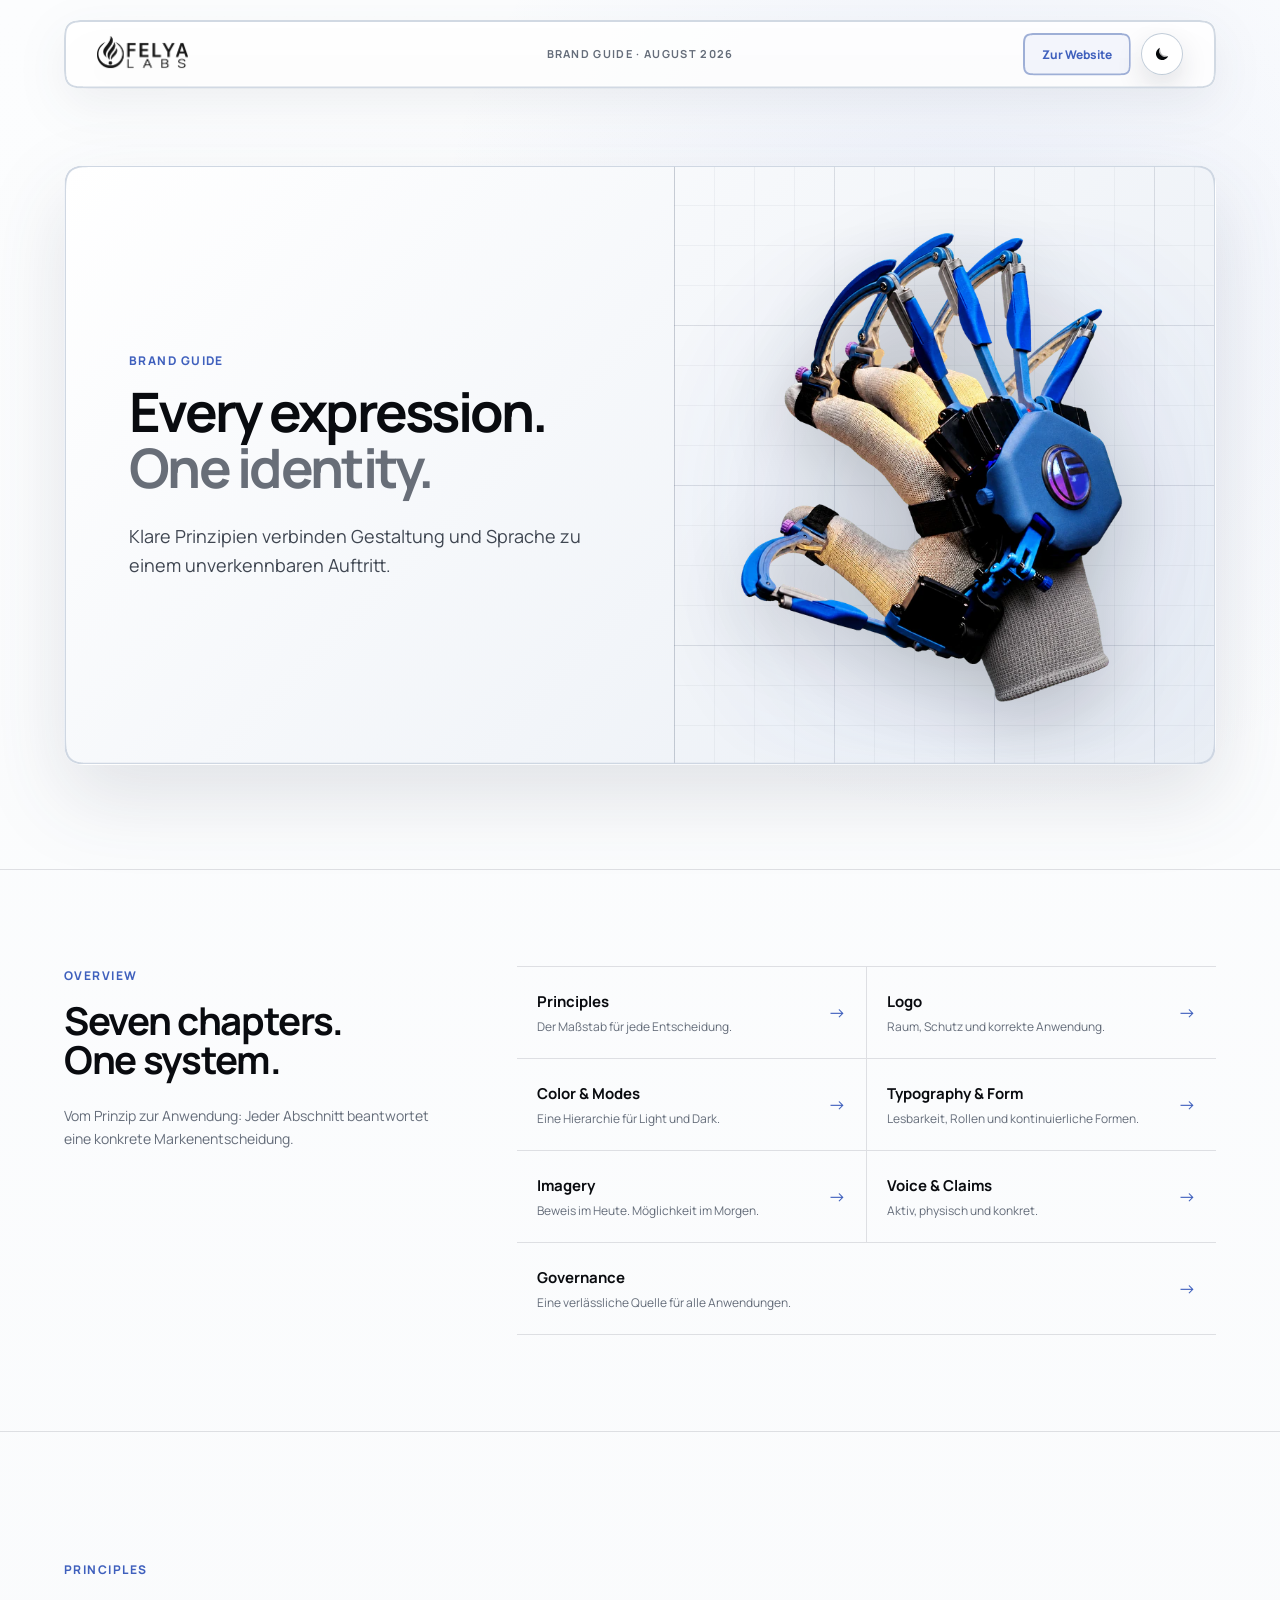
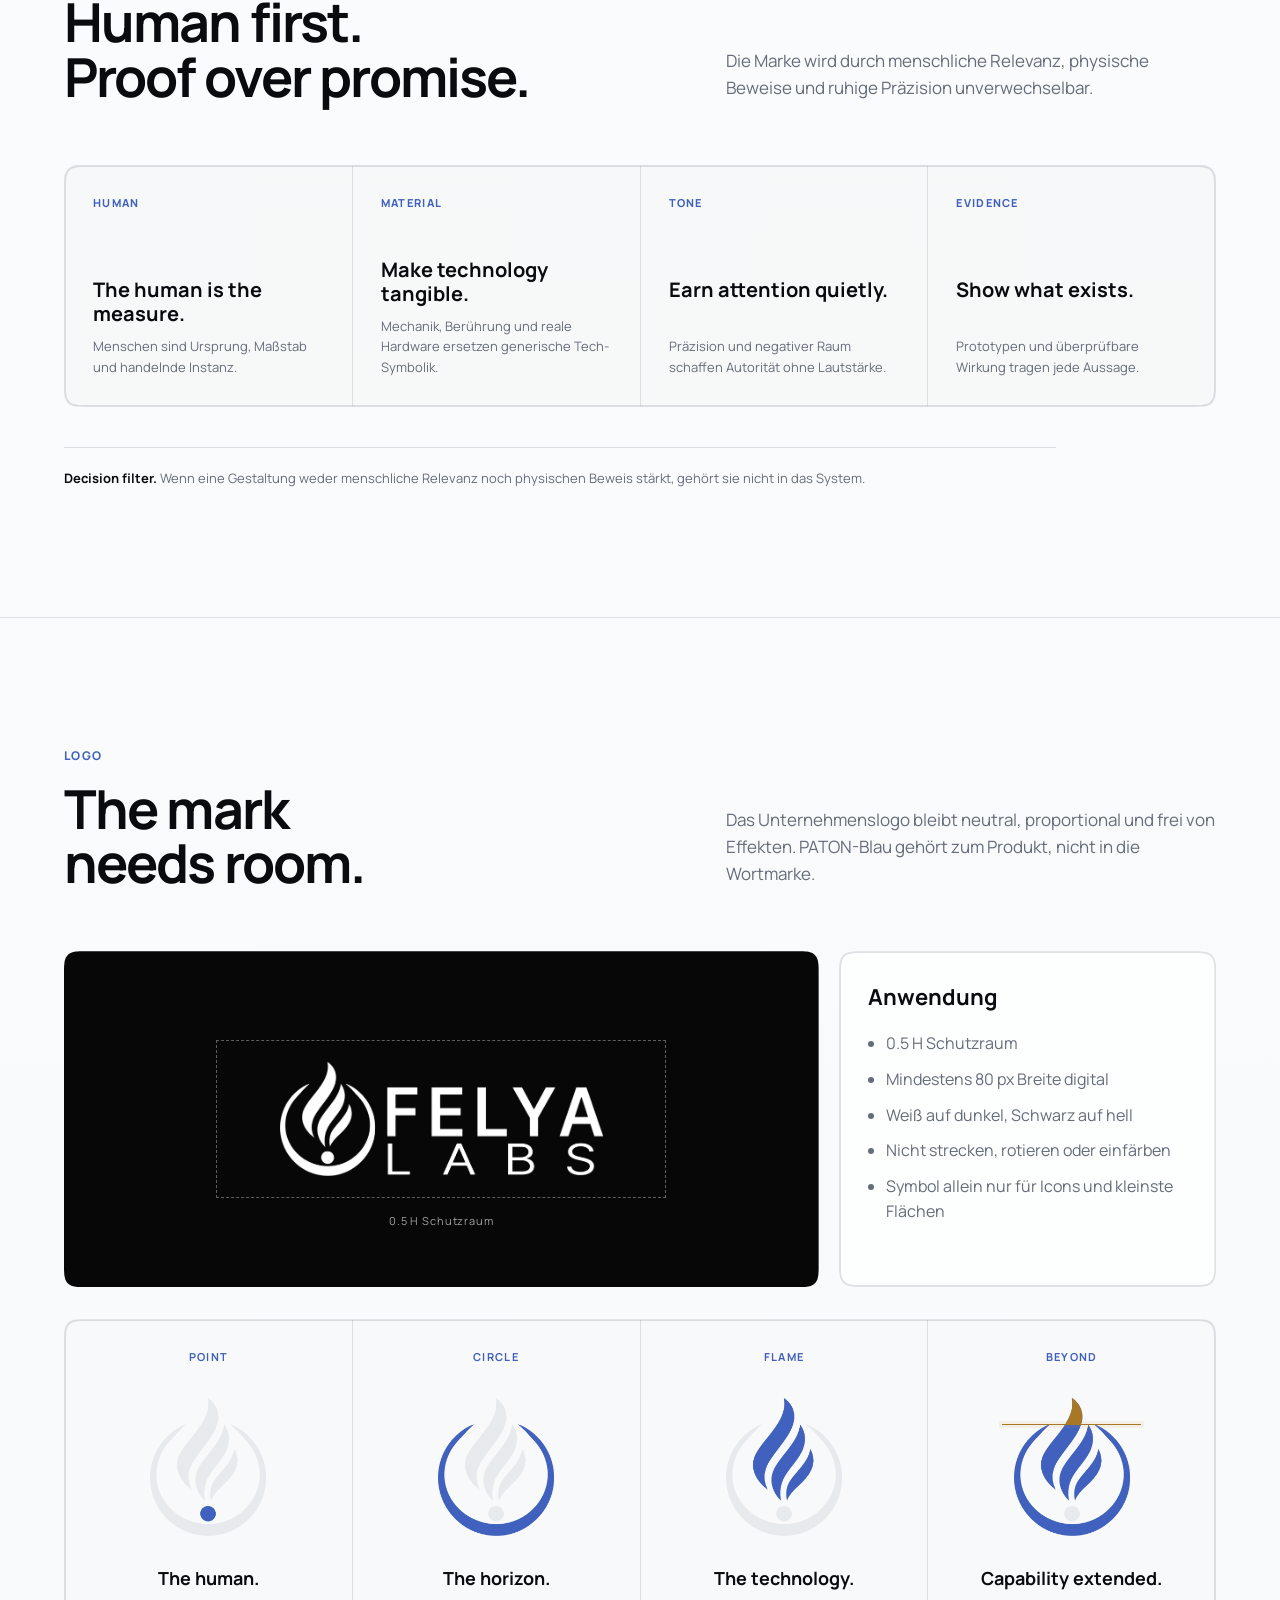
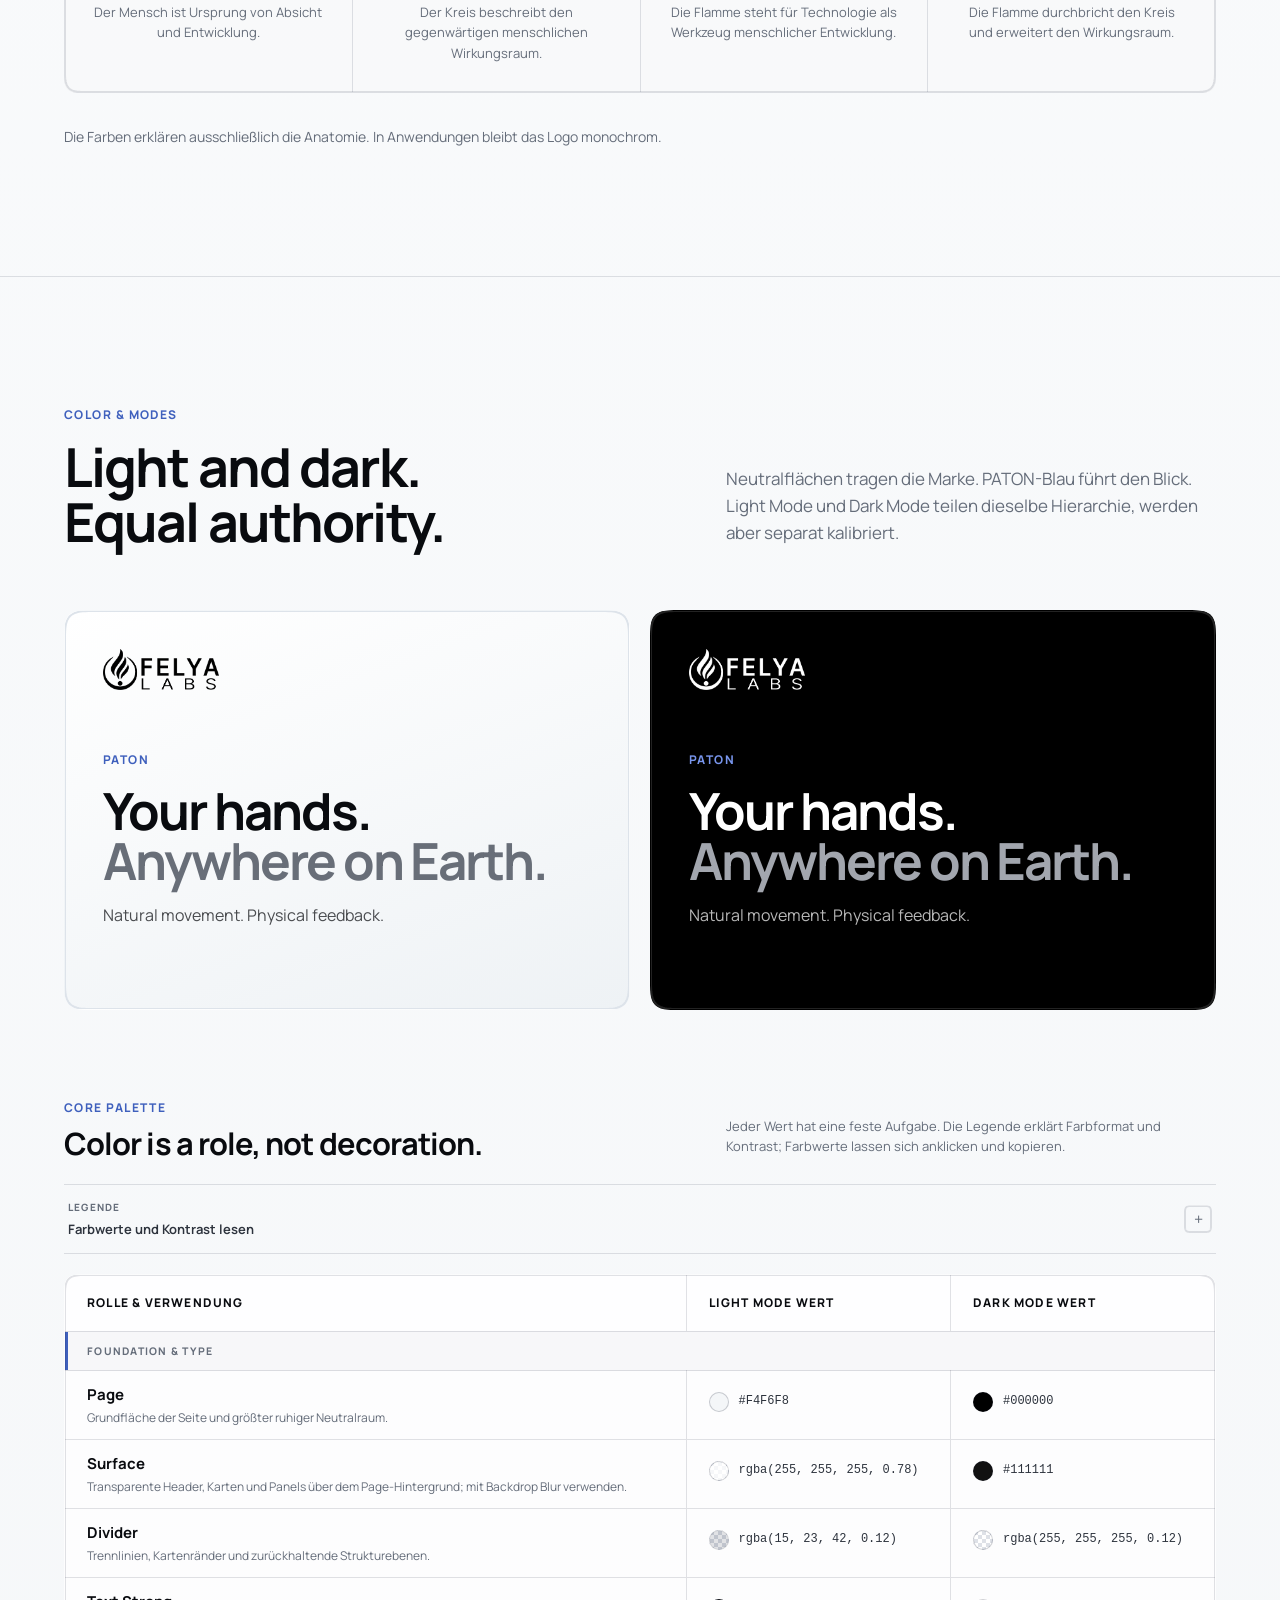
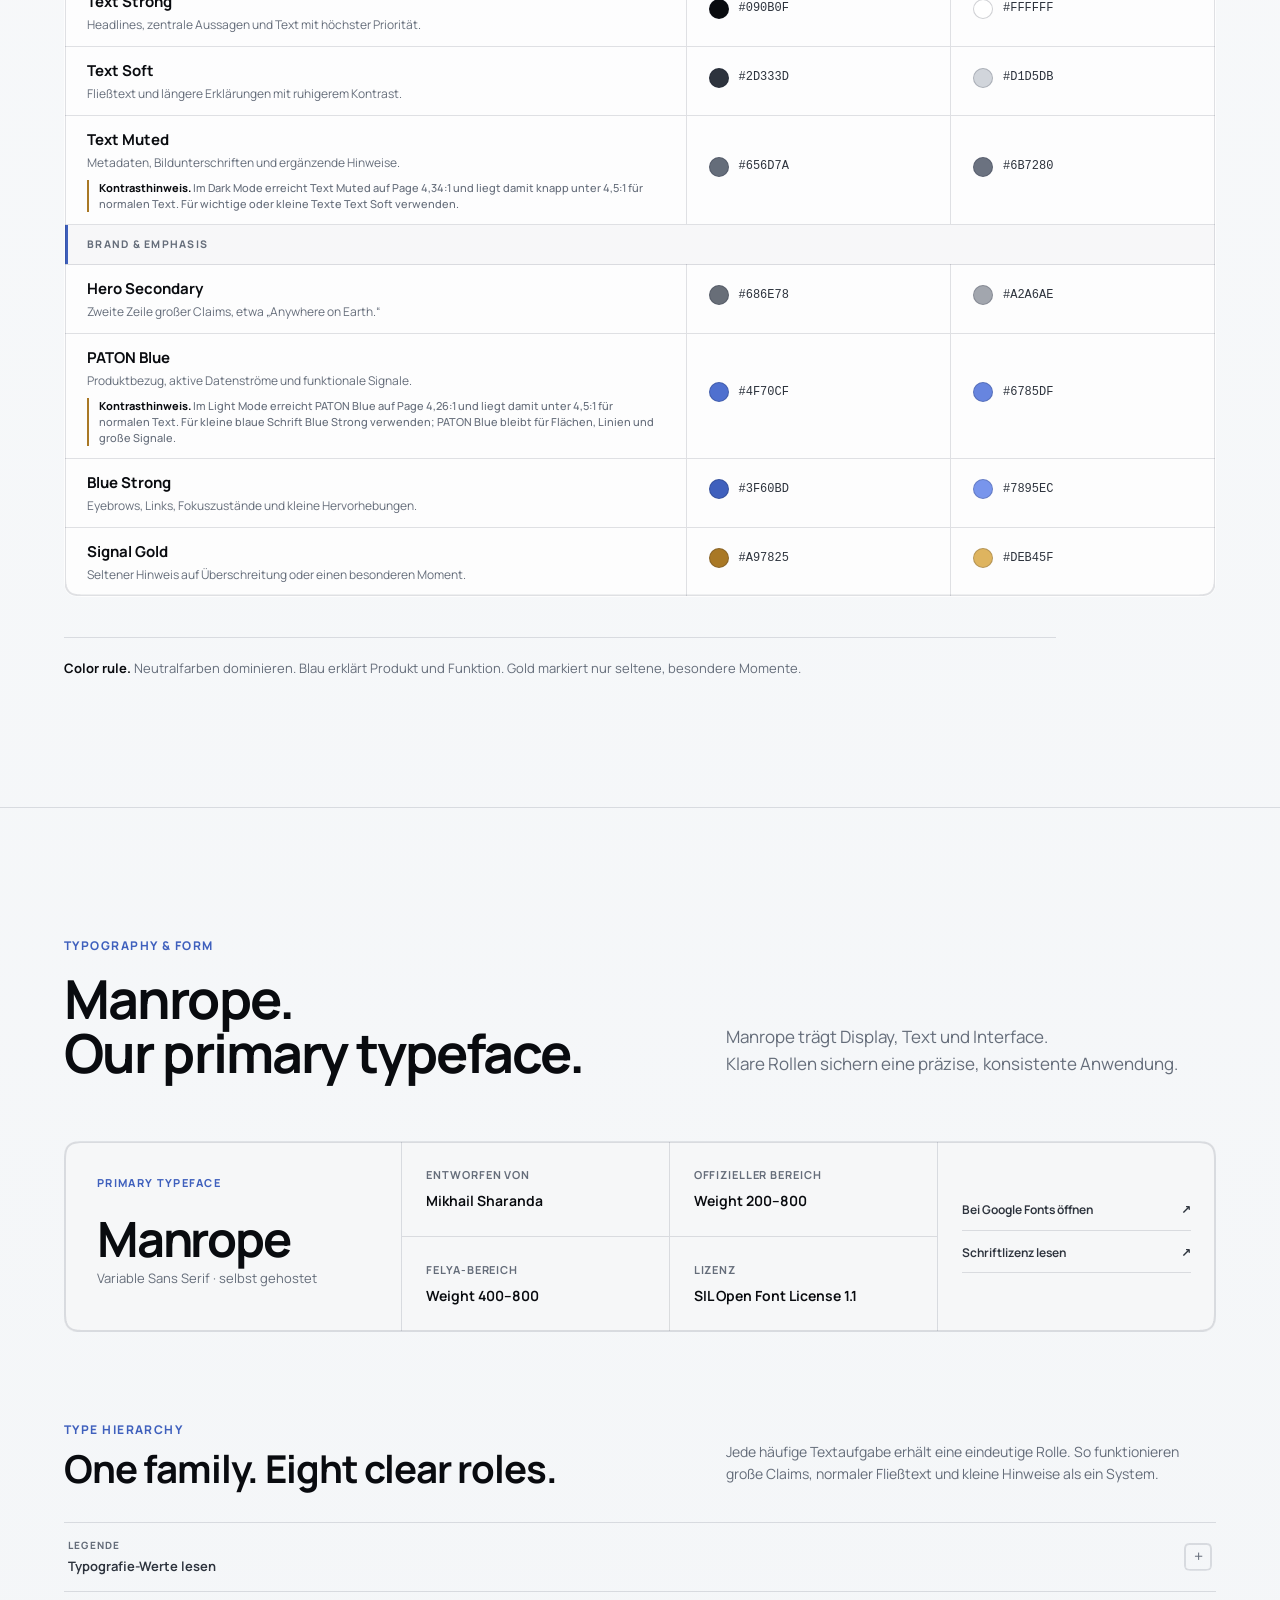
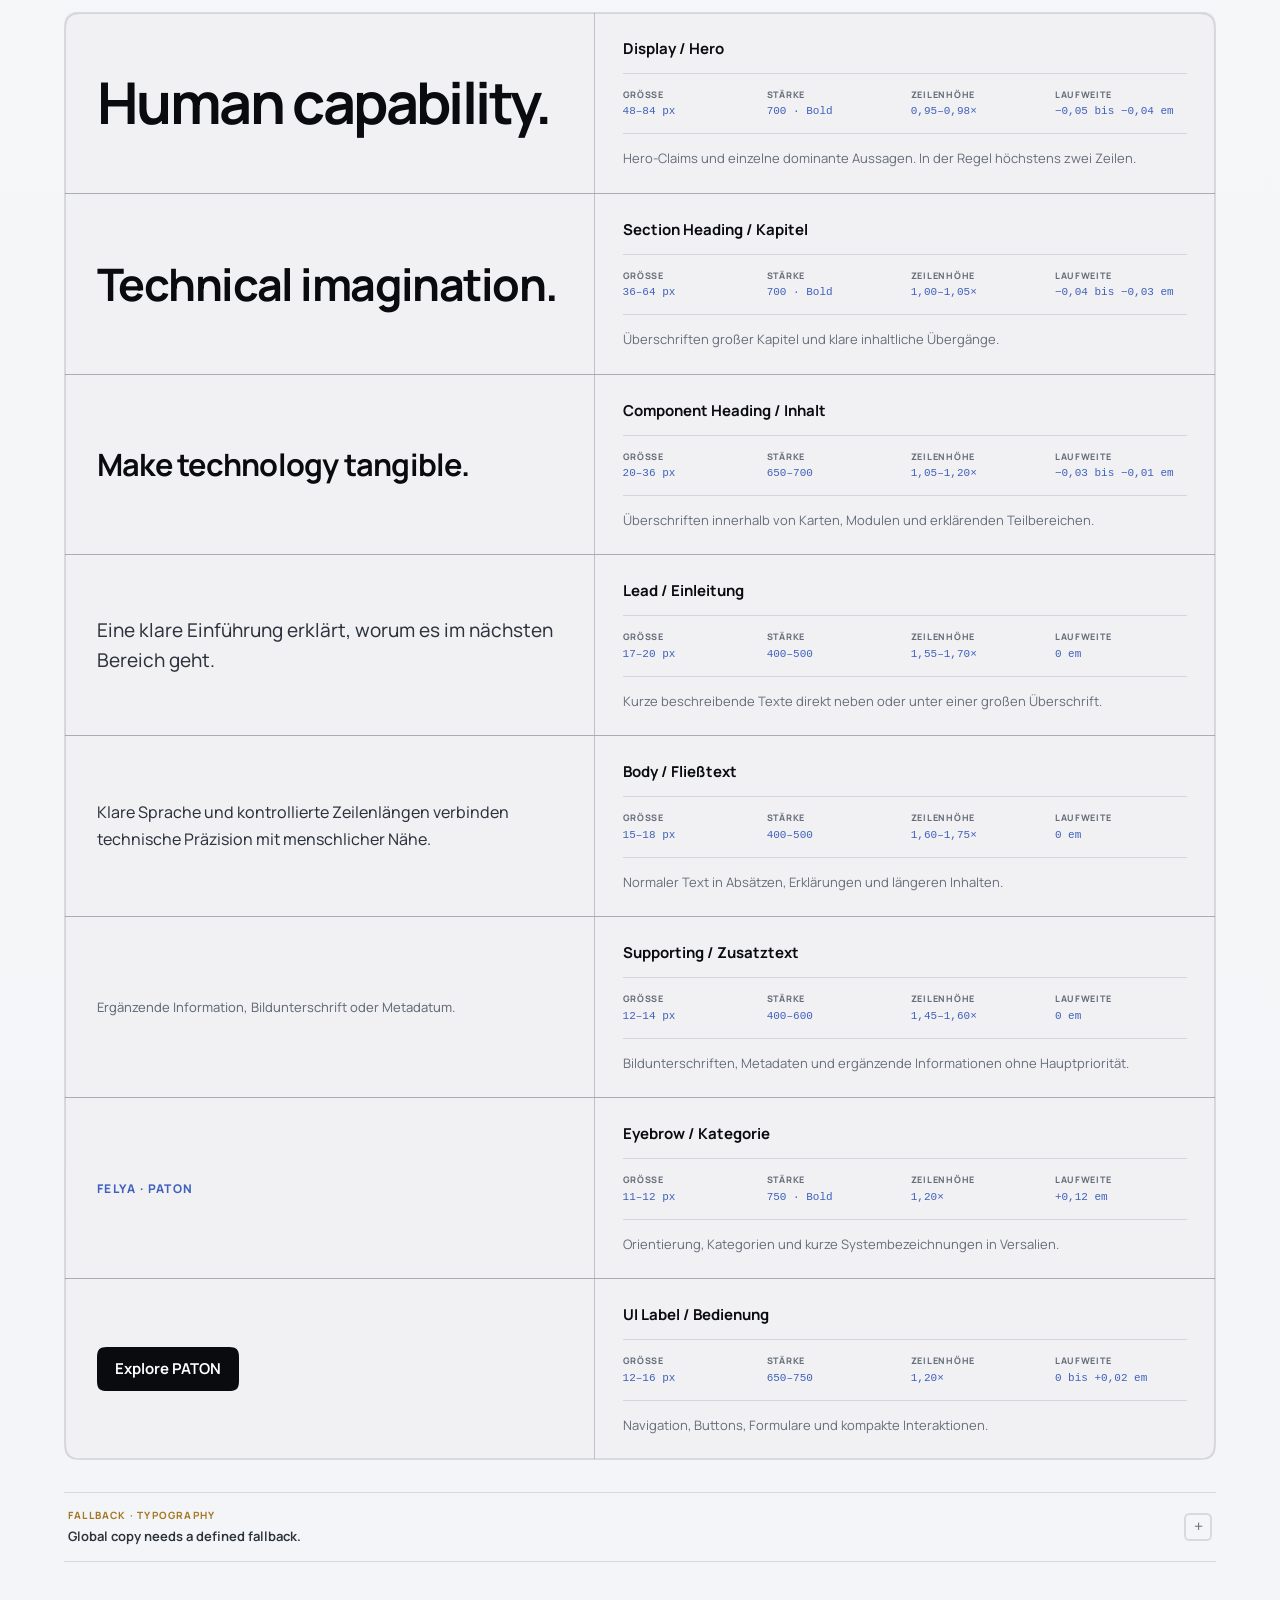
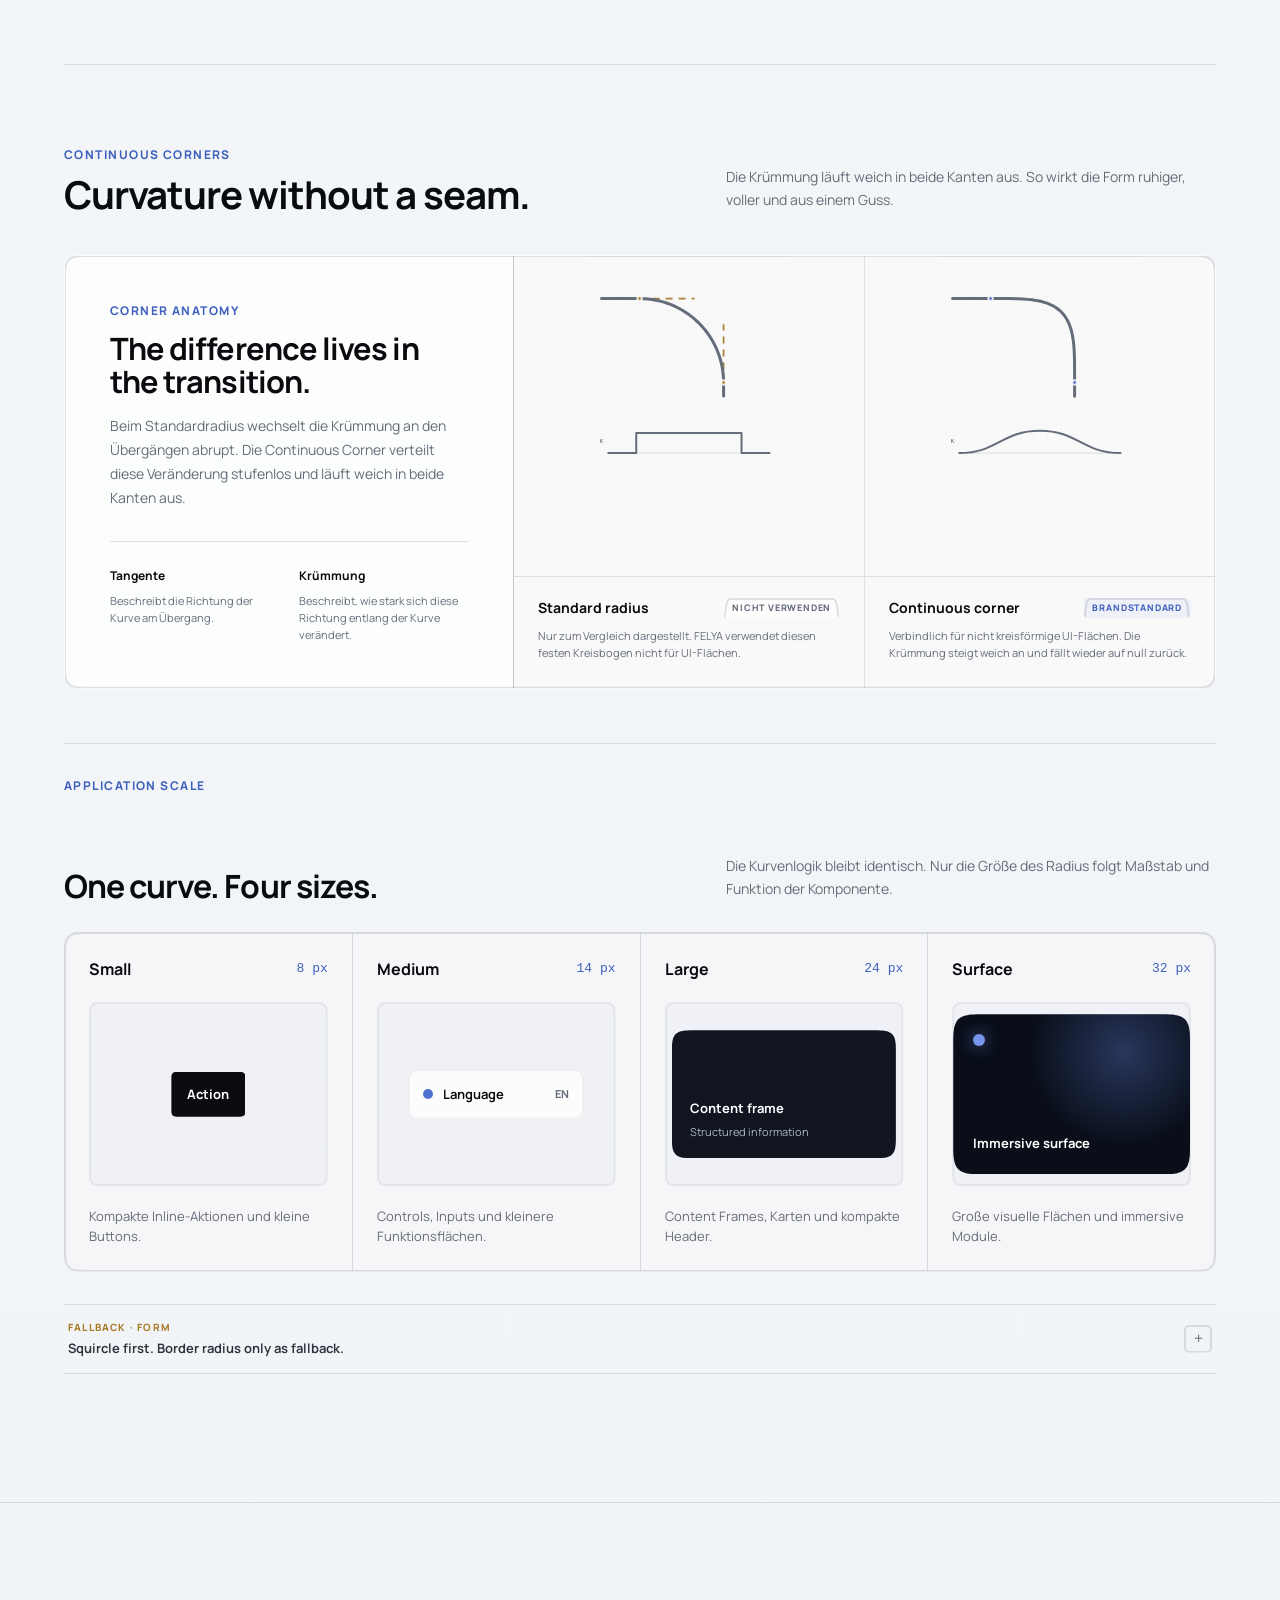
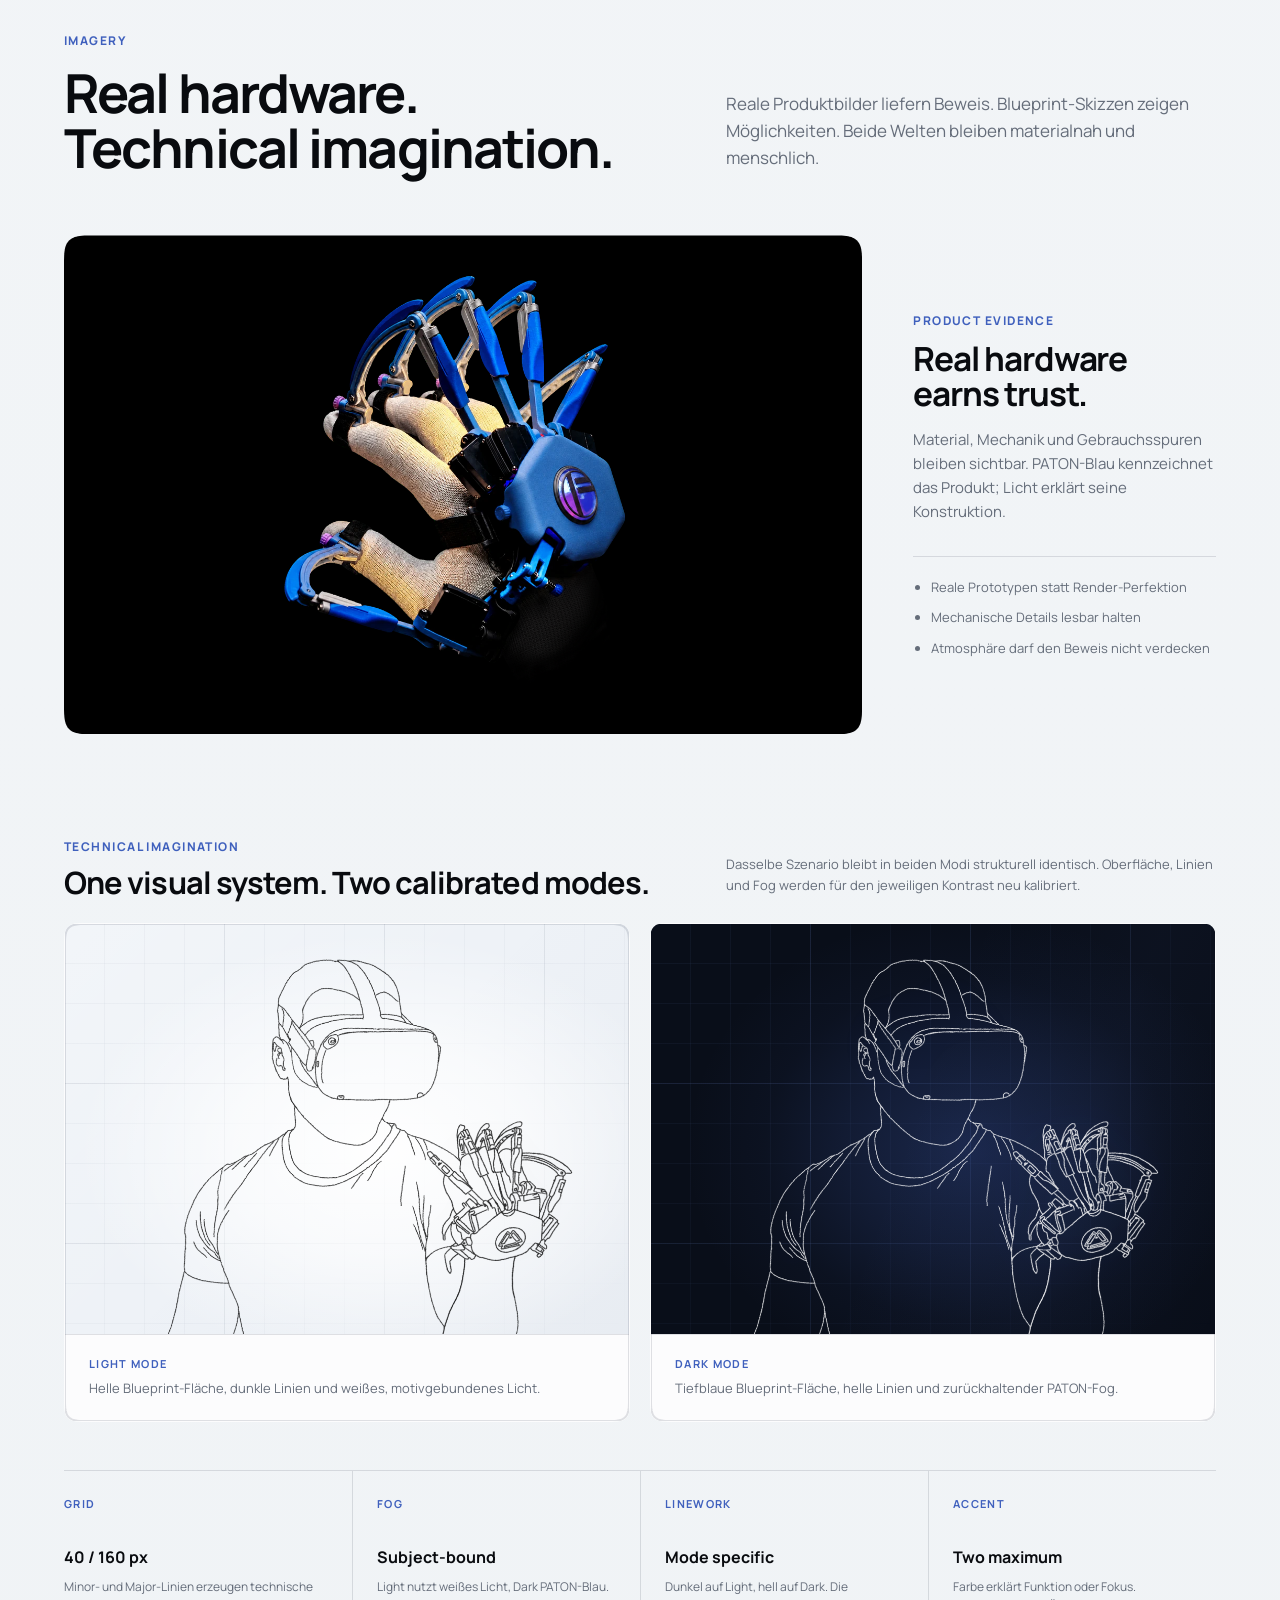
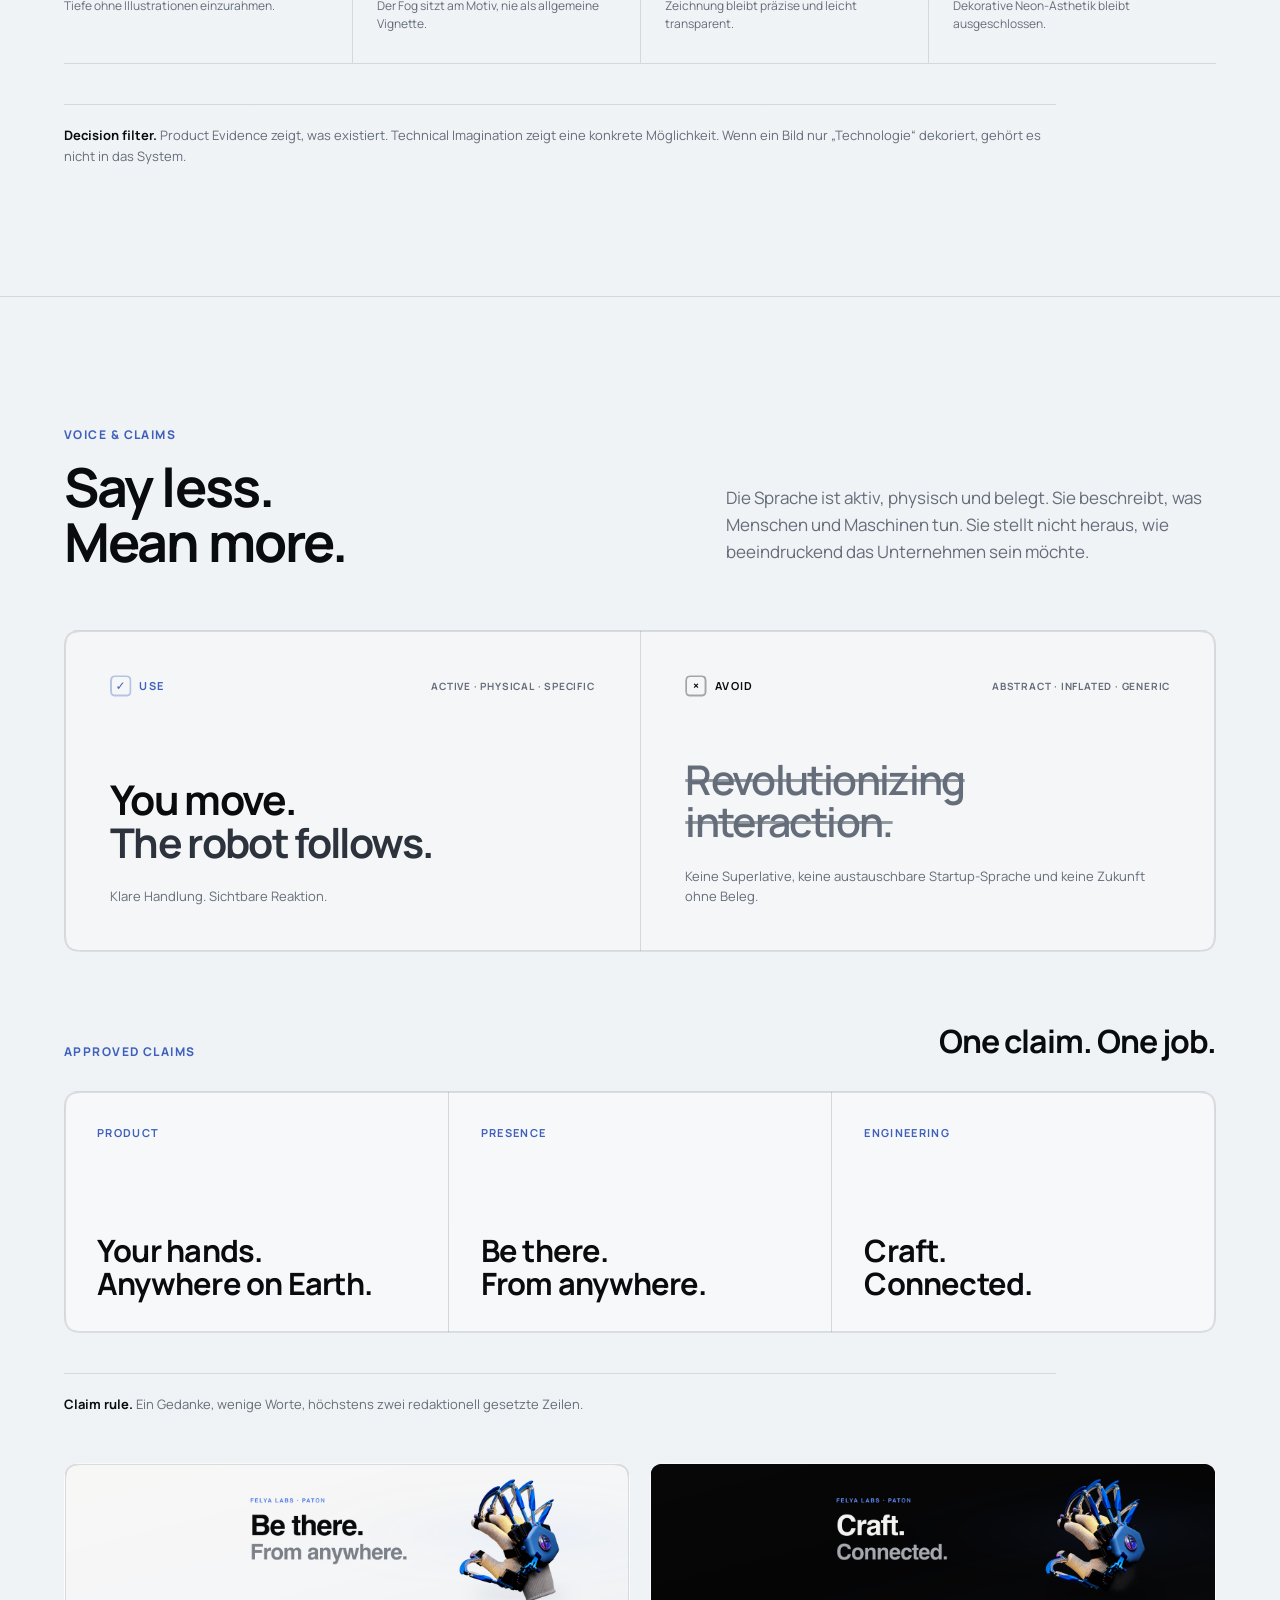
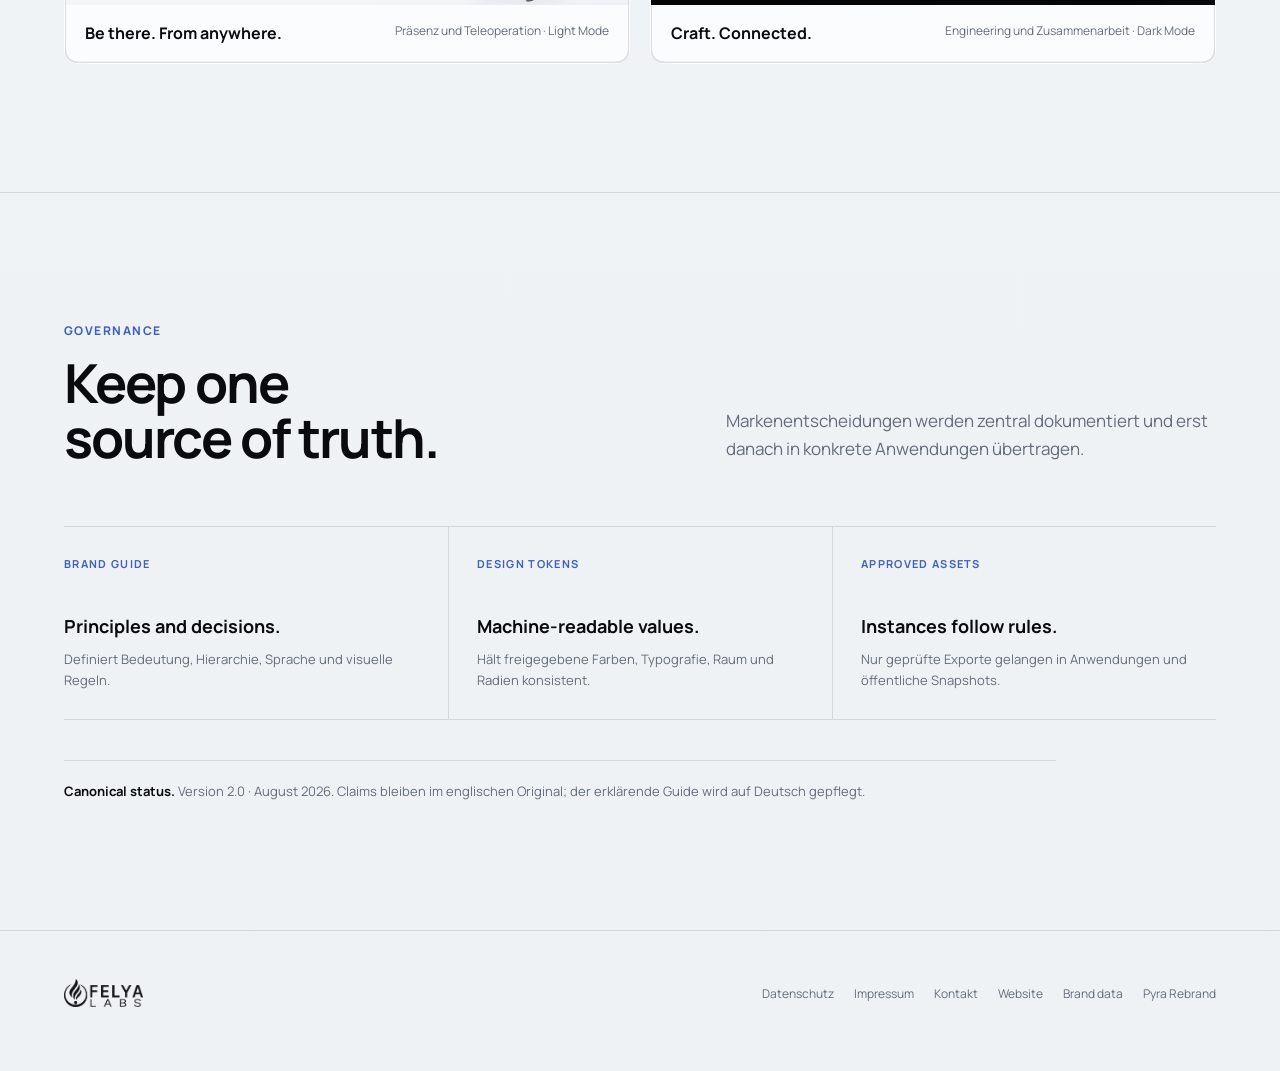
<file: index.html>
<!DOCTYPE html><html lang="de" data-theme="light"><head><meta charset="utf-8"><meta name="viewport" content="width=device-width, initial-scale=1"><meta name="color-scheme" content="light dark"><script src="/assets/js/theme-init.js"></script><meta name="description" content="Der offizielle FELYA Brand Guide für Markenprinzipien, visuelle Identität, Sprache und freigegebene Anwendungen."><meta name="robots" content="noindex, nofollow, noarchive"><meta property="og:type" content="website"><meta property="og:locale" content="de_DE"><meta property="og:site_name" content="FELYA Brand Guide"><meta property="og:title" content="FELYA Brand Guide"><meta property="og:description" content="Der offizielle FELYA Brand Guide für Markenprinzipien, visuelle Identität, Sprache und freigegebene Anwendungen."><meta property="og:url" content="https://brand.felya.com/"><meta property="og:image" content="https://brand.felya.com/assets/social/felya-labs-brand-guide-social-preview-1200x630.jpg"><meta property="og:image:type" content="image/jpeg"><meta property="og:image:width" content="1200"><meta property="og:image:height" content="630"><meta property="og:image:alt" content="FELYA Brand Guide with the claim Every expression. One identity."><meta name="twitter:card" content="summary_large_image"><meta name="twitter:title" content="FELYA Brand Guide"><meta name="twitter:description" content="Der offizielle FELYA Brand Guide für Markenprinzipien, visuelle Identität, Sprache und freigegebene Anwendungen."><meta name="twitter:image" content="https://brand.felya.com/assets/social/felya-labs-brand-guide-social-preview-1200x630.jpg"><meta name="twitter:image:alt" content="FELYA Brand Guide with the claim Every expression. One identity."><meta name="theme-color" media="(prefers-color-scheme: light)" content="#f4f6f8"><meta name="theme-color" media="(prefers-color-scheme: dark)" content="#000000"><link rel="canonical" href="https://brand.felya.com/"><link rel="icon" href="/favicon.ico?v=brand-guide-dark" sizes="any"><link rel="icon" type="image/png" sizes="32x32" href="/assets/favicon/favicon-32x32.png?v=brand-guide-dark"><link rel="icon" type="image/png" sizes="16x16" href="/assets/favicon/favicon-16x16.png?v=brand-guide-dark"><link rel="apple-touch-icon" sizes="180x180" href="/assets/favicon/apple-touch-icon.png?v=brand-guide-dark"><link rel="manifest" href="/assets/favicon/site.webmanifest?v=brand-guide-dark"><title>FELYA Brand Guide</title><link rel="stylesheet" href="/_astro/BrandGuideFooter.DNkQNylN.css"></head><body><a class="skip-link" href="#brand-system">Zum Brand Guide springen</a><header class="topbar shell"><div class="topbar-surface" data-continuous-corner="large" data-continuous-border><a class="topbar-logo" href="#brand-system" aria-label="FELYA Brand Guide, zum Anfang"><img src="/assets/brand/felya-labs-wordmark-white.webp" alt="FELYA"></a><p class="topbar-meta">Brand Guide · August 2026</p><div class="topbar-actions"><a class="topbar-site-link" data-continuous-corner="medium" data-continuous-border href="https://felya.com/" target="_blank" rel="noopener noreferrer" aria-label="FELYA Website in neuem Tab öffnen">Zur Website</a><button type="button" data-theme-toggle class="theme-toggle" aria-label="Zum dunklen Farbschema wechseln" aria-pressed="false"><span class="theme-toggle__icon theme-toggle__icon--sun" aria-hidden="true"><svg focusable="false" width="18" height="18" viewBox="0 0 24 24" fill="none" stroke="currentColor" stroke-width="1.65" stroke-linecap="round" stroke-linejoin="round"><circle cx="12" cy="12" r="3.7"></circle><g opacity="0.82"><path d="M12 2.25v1.9"></path><path d="M12 19.85v1.9"></path><path d="m5.1 5.1 1.34 1.34"></path><path d="m17.56 17.56 1.34 1.34"></path><path d="M2.25 12h1.9"></path><path d="M19.85 12h1.9"></path><path d="m6.44 17.56-1.34 1.34"></path><path d="m18.9 5.1-1.34 1.34"></path></g></svg></span><span class="theme-toggle__icon theme-toggle__icon--moon" aria-hidden="true"><svg focusable="false" width="18" height="18" viewBox="0 0 24 24" fill="none"><path d="M20.2 14.65A7.9 7.9 0 0 1 9.35 3.8a8.4 8.4 0 1 0 10.85 10.85Z" fill="currentColor"></path><path d="M17.8 15.2A8.4 8.4 0 0 1 8.8 6.2" stroke="currentColor" stroke-width="1.5" stroke-linecap="round" opacity="0.34"></path></svg></span></button><script type="module">var e=Array.from(document.querySelectorAll(`[data-theme-toggle]`)),t=(t,n=!0)=>{let r=t===`dark`?`light`:`dark`;if(document.documentElement.dataset.theme=t,document.documentElement.style.colorScheme=t,n){document.documentElement.dataset.themeSource=`user`;try{window.localStorage.setItem(`felya-theme`,t)}catch{}}e.forEach(e=>{e.dataset.themeNext=r,e.setAttribute(`aria-pressed`,String(t===`light`)),e.setAttribute(`aria-label`,r===`light`?`Zum hellen Farbschema wechseln`:`Zum dunklen Farbschema wechseln`)}),document.dispatchEvent(new CustomEvent(`felya:themechange`,{detail:{theme:t,userInitiated:n}}))};t(document.documentElement.dataset.theme===`dark`?`dark`:`light`,!1),e.forEach(e=>{e.addEventListener(`click`,()=>{t(e.dataset.themeNext===`light`?`light`:`dark`)})});</script></div></div></header><main><div class="hero" id="brand-system"><div class="hero-frame shell"><div class="hero-inner" data-continuous-corner="surface" data-continuous-border><div class="hero-copy"><p class="eyebrow">Brand Guide</p><h1><span class="headline-line">Every expression.</span><span class="headline-line hero-brand-claim__secondary">One identity.</span></h1><p>Klare Prinzipien verbinden Gestaltung und Sprache zu einem unverkennbaren Auftritt.</p></div><div class="hero-product"><img src="/assets/hero/paton-glove-light-premium-v1-1200.webp" srcset="/assets/hero/paton-glove-light-premium-v1-640.webp 640w, /assets/hero/paton-glove-light-premium-v1-768.webp 768w, /assets/hero/paton-glove-light-premium-v1-960.webp 960w, /assets/hero/paton-glove-light-premium-v1-1200.webp 1200w" sizes="(min-width: 1280px) 520px, (min-width: 901px) 42vw, (min-width: 541px) 520px, calc(100vw - 48px)" width="1200" height="1343" alt="PATON haptic glove" loading="eager" decoding="async" fetchpriority="high"></div></div></div></div><script type="module">var e=document.querySelector(`.hero-product`);e&&(document.addEventListener(`felya:themechange`,t=>{t.detail?.userInitiated&&(e.classList.remove(`hero-product--theme-transition`),e.offsetWidth,e.classList.add(`hero-product--theme-transition`))}),e.addEventListener(`animationend`,t=>{t.animationName===`hero-theme-fog-pulse`&&e.classList.remove(`hero-product--theme-transition`)}));</script><section class="guide-index" id="overview" aria-labelledby="guide-index-title"><div class="guide-index__inner shell"><div><p class="eyebrow">Overview</p><h2 id="guide-index-title"><span class="headline-line">Seven chapters.</span><span class="headline-line">One system.</span></h2><p class="guide-index__summary">Vom Prinzip zur Anwendung: Jeder Abschnitt beantwortet eine konkrete Markenentscheidung.</p></div><div class="guide-index__contents"><nav aria-label="Inhaltsübersicht des FELYA Brand Guides"><a href="#principles"><span><strong>Principles</strong><small>Der Maßstab für jede Entscheidung.</small></span><i aria-hidden="true">→</i></a><a href="#logo-system"><span><strong>Logo</strong><small>Raum, Schutz und korrekte Anwendung.</small></span><i aria-hidden="true">→</i></a><a href="#color-modes"><span><strong>Color &amp; Modes</strong><small>Eine Hierarchie für Light und Dark.</small></span><i aria-hidden="true">→</i></a><a href="#typography-form"><span><strong>Typography &amp; Form</strong><small>Lesbarkeit, Rollen und kontinuierliche Formen.</small></span><i aria-hidden="true">→</i></a><a href="#imagery"><span><strong>Imagery</strong><small>Beweis im Heute. Möglichkeit im Morgen.</small></span><i aria-hidden="true">→</i></a><a href="#voice-claims"><span><strong>Voice &amp; Claims</strong><small>Aktiv, physisch und konkret.</small></span><i aria-hidden="true">→</i></a><a href="#governance"><span><strong>Governance</strong><small>Eine verlässliche Quelle für alle Anwendungen.</small></span><i aria-hidden="true">→</i></a></nav></div></div></section><section id="principles"><div class="shell"><div class="intro"><div class="intro-heading"><p class="eyebrow">Principles</p><h2><span class="headline-line">Human first.</span><span class="headline-line">Proof over promise.</span></h2></div><p>Die Marke wird durch menschliche Relevanz, physische Beweise und ruhige Präzision unverwechselbar.</p></div><div class="principle-grid principle-list" data-continuous-corner="large" data-continuous-border><article class="principle"><b>Human</b><h3>The human is the measure.</h3><p>Menschen sind Ursprung, Maßstab und handelnde Instanz.</p></article><article class="principle"><b>Material</b><h3>Make technology tangible.</h3><p>Mechanik, Berührung und reale Hardware ersetzen generische Tech-Symbolik.</p></article><article class="principle"><b>Tone</b><h3>Earn attention quietly.</h3><p>Präzision und negativer Raum schaffen Autorität ohne Lautstärke.</p></article><article class="principle"><b>Evidence</b><h3>Show what exists.</h3><p>Prototypen und überprüfbare Wirkung tragen jede Aussage.</p></article></div><p class="chapter-rule"><strong>Decision filter.</strong> Wenn eine Gestaltung weder menschliche Relevanz noch physischen Beweis stärkt, gehört sie nicht in das System.</p></div></section><section id="logo-system"><div class="shell"><div class="intro"><div class="intro-heading"><p class="eyebrow">Logo</p><h2><span class="headline-line">The mark</span><span class="headline-line">needs room.</span></h2></div><p>Das Unternehmenslogo bleibt neutral, proportional und frei von Effekten. PATON-Blau gehört zum Produkt, nicht in die Wortmarke.</p></div><div class="logo-overview"><div class="logo-stage" data-continuous-corner="large" data-continuous-border><div class="clearspace"><img src="/assets/brand/felya-labs-wordmark-white.webp" alt="FELYA Logo mit Schutzraum"></div></div><div class="logo-rules" data-continuous-corner="large" data-continuous-border><h3>Anwendung</h3><ul class="rule-list"><li>0.5 H Schutzraum</li><li>Mindestens 80 px Breite digital</li><li>Weiß auf dunkel, Schwarz auf hell</li><li>Nicht strecken, rotieren oder einfärben</li><li>Symbol allein nur für Icons und kleinste Flächen</li></ul></div></div><div class="symbol-story" data-continuous-corner="large" data-continuous-border><article><b>Point</b><div class="logo-anatomy" aria-hidden="true"><img class="logo-anatomy__layer logo-anatomy__full" src="/assets/logo-anatomy/full-mark-muted.png" alt=""><img class="logo-anatomy__layer" src="/assets/logo-anatomy/point-blue.png" alt=""></div><strong>The human.</strong><p>Der Mensch ist Ursprung von Absicht und Entwicklung.</p></article><article><b>Circle</b><div class="logo-anatomy" aria-hidden="true"><img class="logo-anatomy__layer logo-anatomy__full" src="/assets/logo-anatomy/full-mark-muted.png" alt=""><img class="logo-anatomy__layer" src="/assets/logo-anatomy/circle-blue.png" alt=""></div><strong>The horizon.</strong><p>Der Kreis beschreibt den gegenwärtigen menschlichen Wirkungsraum.</p></article><article><b>Flame</b><div class="logo-anatomy" aria-hidden="true"><img class="logo-anatomy__layer logo-anatomy__full" src="/assets/logo-anatomy/full-mark-muted.png" alt=""><img class="logo-anatomy__layer" src="/assets/logo-anatomy/flame-blue.png" alt=""></div><strong>The technology.</strong><p>Die Flamme steht für Technologie als Werkzeug menschlicher Entwicklung.</p></article><article><b>Beyond</b><div class="logo-anatomy" aria-hidden="true"><img class="logo-anatomy__layer logo-anatomy__full" src="/assets/logo-anatomy/full-mark-muted.png" alt=""><img class="logo-anatomy__layer" src="/assets/logo-anatomy/circle-blue.png" alt=""><img class="logo-anatomy__layer" src="/assets/logo-anatomy/flame-blue.png" alt=""><span class="logo-anatomy__horizon"></span><img class="logo-anatomy__layer logo-anatomy__beyond" src="/assets/logo-anatomy/flame-gold.png" alt=""></div><strong>Capability extended.</strong><p>Die Flamme durchbricht den Kreis und erweitert den Wirkungsraum.</p></article></div><p class="section-note">Die Farben erklären ausschließlich die Anatomie. In Anwendungen bleibt das Logo monochrom.</p></div></section><section id="color-modes"><div class="shell"><div class="intro"><div class="intro-heading"><p class="eyebrow">Color &amp; Modes</p><h2><span class="headline-line">Light and dark.</span><span class="headline-line">Equal authority.</span></h2></div><p>Neutralflächen tragen die Marke. PATON-Blau führt den Blick. Light Mode und Dark Mode teilen dieselbe Hierarchie, werden aber separat kalibriert.</p></div><div class="theme-pair"><article class="theme theme--light" data-continuous-corner="surface" data-continuous-border><img class="theme-logo" src="/assets/brand/felya-labs-wordmark-white.webp" alt=""><p class="eyebrow">PATON</p><h3><span class="headline-line">Your hands.</span><span class="headline-line">Anywhere on Earth.</span></h3><p>Natural movement. Physical feedback.</p></article><article class="theme theme--dark" data-continuous-corner="surface" data-continuous-border><img class="theme-logo" src="/assets/brand/felya-labs-wordmark-white.webp" alt=""><p class="eyebrow">PATON</p><h3><span class="headline-line">Your hands.</span><span class="headline-line">Anywhere on Earth.</span></h3><p>Natural movement. Physical feedback.</p></article></div><div class="module-heading"><div><p class="eyebrow">Core palette</p><h3>Color is a role, not decoration.</h3></div><p>Jeder Wert hat eine feste Aufgabe. Die Legende erklärt Farbformat und Kontrast; Farbwerte lassen sich anklicken und kopieren.</p></div><details class="system-note system-note--guide"><summary><span><b>Legende</b><strong>Farbwerte und Kontrast lesen</strong></span><i data-continuous-corner="small" data-continuous-border aria-hidden="true">+</i></summary><dl class="system-note__content system-note__content--three"><div><dt>HEX</dt><dd><code>#4F70CF</code> bezeichnet eine vollständig deckende Bildschirmfarbe.</dd></div><div><dt>RGBA</dt><dd><code>rgba(…)</code> enthält zusätzlich eine Transparenz von 0 bis 1.</dd></div><div><dt>Kontrast</dt><dd><code>4,5:1</code> ist der empfohlene Mindestwert für normalen Text.</dd></div></dl></details><div class="token-matrix" data-continuous-corner="large" data-continuous-border><table aria-label="Semantische Kernpalette für Light Mode und Dark Mode"><thead><tr><th scope="col">Rolle &amp; Verwendung</th><th scope="col">Light Mode Wert</th><th scope="col">Dark Mode Wert</th></tr></thead><tbody><tr class="token-group"><th colspan="3">Foundation &amp; Type</th></tr><tr class="token-row"><th scope="row"><strong>Page</strong><span>Grundfläche der Seite und größter ruhiger Neutralraum.</span></th><td data-mode="Light Mode"><button class="token-value token-copy" type="button" data-copy="#F4F6F8" aria-label="Farbcode #F4F6F8 kopieren"><i style="--chip:#f4f6f8"></i><span class="token-copy__text"><code>#F4F6F8</code><span class="token-copy__feedback" aria-hidden="true">Kopiert</span></span></button></td><td data-mode="Dark Mode"><button class="token-value token-copy" type="button" data-copy="#000000" aria-label="Farbcode #000000 kopieren"><i style="--chip:#000000"></i><span class="token-copy__text"><code>#000000</code><span class="token-copy__feedback" aria-hidden="true">Kopiert</span></span></button></td></tr><tr class="token-row"><th scope="row"><strong>Surface</strong><span>Transparente Header, Karten und Panels über dem Page-Hintergrund; mit Backdrop Blur verwenden.</span></th><td data-mode="Light Mode"><button class="token-value token-copy" type="button" data-copy="rgba(255, 255, 255, 0.78)" aria-label="Farbcode rgba(255, 255, 255, 0.78) kopieren"><i class="token-swatch--alpha" style="--chip:rgba(255,255,255,.78)"></i><span class="token-copy__text"><code>rgba(255, 255, 255, 0.78)</code><span class="token-copy__feedback" aria-hidden="true">Kopiert</span></span></button></td><td data-mode="Dark Mode"><button class="token-value token-copy" type="button" data-copy="#111111" aria-label="Farbcode #111111 kopieren"><i style="--chip:#111111"></i><span class="token-copy__text"><code>#111111</code><span class="token-copy__feedback" aria-hidden="true">Kopiert</span></span></button></td></tr><tr class="token-row"><th scope="row"><strong>Divider</strong><span>Trennlinien, Kartenränder und zurückhaltende Strukturebenen.</span></th><td data-mode="Light Mode"><button class="token-value token-copy" type="button" data-copy="rgba(15, 23, 42, 0.12)" aria-label="Farbcode rgba(15, 23, 42, 0.12) kopieren"><i class="token-swatch--alpha" style="--chip:rgba(15,23,42,.12)"></i><span class="token-copy__text"><code>rgba(15, 23, 42, 0.12)</code><span class="token-copy__feedback" aria-hidden="true">Kopiert</span></span></button></td><td data-mode="Dark Mode"><button class="token-value token-copy" type="button" data-copy="rgba(255, 255, 255, 0.12)" aria-label="Farbcode rgba(255, 255, 255, 0.12) kopieren"><i class="token-swatch--alpha" style="--chip:rgba(255,255,255,.12)"></i><span class="token-copy__text"><code>rgba(255, 255, 255, 0.12)</code><span class="token-copy__feedback" aria-hidden="true">Kopiert</span></span></button></td></tr><tr class="token-row"><th scope="row"><strong>Text Strong</strong><span>Headlines, zentrale Aussagen und Text mit höchster Priorität.</span></th><td data-mode="Light Mode"><button class="token-value token-copy" type="button" data-copy="#090B0F" aria-label="Farbcode #090B0F kopieren"><i style="--chip:#090b0f"></i><span class="token-copy__text"><code>#090B0F</code><span class="token-copy__feedback" aria-hidden="true">Kopiert</span></span></button></td><td data-mode="Dark Mode"><button class="token-value token-copy" type="button" data-copy="#FFFFFF" aria-label="Farbcode #FFFFFF kopieren"><i style="--chip:#ffffff"></i><span class="token-copy__text"><code>#FFFFFF</code><span class="token-copy__feedback" aria-hidden="true">Kopiert</span></span></button></td></tr><tr class="token-row"><th scope="row"><strong>Text Soft</strong><span>Fließtext und längere Erklärungen mit ruhigerem Kontrast.</span></th><td data-mode="Light Mode"><button class="token-value token-copy" type="button" data-copy="#2D333D" aria-label="Farbcode #2D333D kopieren"><i style="--chip:#2d333d"></i><span class="token-copy__text"><code>#2D333D</code><span class="token-copy__feedback" aria-hidden="true">Kopiert</span></span></button></td><td data-mode="Dark Mode"><button class="token-value token-copy" type="button" data-copy="#D1D5DB" aria-label="Farbcode #D1D5DB kopieren"><i style="--chip:#d1d5db"></i><span class="token-copy__text"><code>#D1D5DB</code><span class="token-copy__feedback" aria-hidden="true">Kopiert</span></span></button></td></tr><tr class="token-row"><th scope="row"><strong>Text Muted</strong><span>Metadaten, Bildunterschriften und ergänzende Hinweise.</span><small><b>Kontrasthinweis.</b> Im Dark Mode erreicht Text Muted auf Page 4,34:1 und liegt damit knapp unter 4,5:1 für normalen Text. Für wichtige oder kleine Texte Text Soft verwenden.</small></th><td data-mode="Light Mode"><button class="token-value token-copy" type="button" data-copy="#656D7A" aria-label="Farbcode #656D7A kopieren"><i style="--chip:#656d7a"></i><span class="token-copy__text"><code>#656D7A</code><span class="token-copy__feedback" aria-hidden="true">Kopiert</span></span></button></td><td data-mode="Dark Mode"><button class="token-value token-copy" type="button" data-copy="#6B7280" aria-label="Farbcode #6B7280 kopieren"><i style="--chip:#6b7280"></i><span class="token-copy__text"><code>#6B7280</code><span class="token-copy__feedback" aria-hidden="true">Kopiert</span></span></button></td></tr><tr class="token-group"><th colspan="3">Brand &amp; Emphasis</th></tr><tr class="token-row"><th scope="row"><strong>Hero Secondary</strong><span>Zweite Zeile großer Claims, etwa „Anywhere on Earth.“</span></th><td data-mode="Light Mode"><button class="token-value token-copy" type="button" data-copy="#686E78" aria-label="Farbcode #686E78 kopieren"><i style="--chip:#686e78"></i><span class="token-copy__text"><code>#686E78</code><span class="token-copy__feedback" aria-hidden="true">Kopiert</span></span></button></td><td data-mode="Dark Mode"><button class="token-value token-copy" type="button" data-copy="#A2A6AE" aria-label="Farbcode #A2A6AE kopieren"><i style="--chip:#a2a6ae"></i><span class="token-copy__text"><code>#A2A6AE</code><span class="token-copy__feedback" aria-hidden="true">Kopiert</span></span></button></td></tr><tr class="token-row"><th scope="row"><strong>PATON Blue</strong><span>Produktbezug, aktive Datenströme und funktionale Signale.</span><small><b>Kontrasthinweis.</b> Im Light Mode erreicht PATON Blue auf Page 4,26:1 und liegt damit unter 4,5:1 für normalen Text. Für kleine blaue Schrift Blue Strong verwenden; PATON Blue bleibt für Flächen, Linien und große Signale.</small></th><td data-mode="Light Mode"><button class="token-value token-copy" type="button" data-copy="#4F70CF" aria-label="Farbcode #4F70CF kopieren"><i style="--chip:#4f70cf"></i><span class="token-copy__text"><code>#4F70CF</code><span class="token-copy__feedback" aria-hidden="true">Kopiert</span></span></button></td><td data-mode="Dark Mode"><button class="token-value token-copy" type="button" data-copy="#6785DF" aria-label="Farbcode #6785DF kopieren"><i style="--chip:#6785df"></i><span class="token-copy__text"><code>#6785DF</code><span class="token-copy__feedback" aria-hidden="true">Kopiert</span></span></button></td></tr><tr class="token-row"><th scope="row"><strong>Blue Strong</strong><span>Eyebrows, Links, Fokuszustände und kleine Hervorhebungen.</span></th><td data-mode="Light Mode"><button class="token-value token-copy" type="button" data-copy="#3F60BD" aria-label="Farbcode #3F60BD kopieren"><i style="--chip:#3f60bd"></i><span class="token-copy__text"><code>#3F60BD</code><span class="token-copy__feedback" aria-hidden="true">Kopiert</span></span></button></td><td data-mode="Dark Mode"><button class="token-value token-copy" type="button" data-copy="#7895EC" aria-label="Farbcode #7895EC kopieren"><i style="--chip:#7895ec"></i><span class="token-copy__text"><code>#7895EC</code><span class="token-copy__feedback" aria-hidden="true">Kopiert</span></span></button></td></tr><tr class="token-row"><th scope="row"><strong>Signal Gold</strong><span>Seltener Hinweis auf Überschreitung oder einen besonderen Moment.</span></th><td data-mode="Light Mode"><button class="token-value token-copy" type="button" data-copy="#A97825" aria-label="Farbcode #A97825 kopieren"><i style="--chip:#a97825"></i><span class="token-copy__text"><code>#A97825</code><span class="token-copy__feedback" aria-hidden="true">Kopiert</span></span></button></td><td data-mode="Dark Mode"><button class="token-value token-copy" type="button" data-copy="#DEB45F" aria-label="Farbcode #DEB45F kopieren"><i style="--chip:#deb45f"></i><span class="token-copy__text"><code>#DEB45F</code><span class="token-copy__feedback" aria-hidden="true">Kopiert</span></span></button></td></tr></tbody></table></div><div class="token-cards" aria-label="Semantische Kernpalette für Light Mode und Dark Mode"><div class="token-card-group"><h4>Foundation &amp; Type</h4><article class="token-card" data-continuous-corner="medium" data-continuous-border><header><strong>Page</strong><span>Grundfläche der Seite und größter ruhiger Neutralraum.</span></header><div class="token-card__mode"><span>Light Mode</span><button class="token-value token-copy" type="button" data-copy="#F4F6F8" aria-label="Farbcode #F4F6F8 kopieren"><i style="--chip:#f4f6f8"></i><span class="token-copy__text"><code>#F4F6F8</code><span class="token-copy__feedback" aria-hidden="true">Kopiert</span></span></button></div><div class="token-card__mode"><span>Dark Mode</span><button class="token-value token-copy" type="button" data-copy="#000000" aria-label="Farbcode #000000 kopieren"><i style="--chip:#000000"></i><span class="token-copy__text"><code>#000000</code><span class="token-copy__feedback" aria-hidden="true">Kopiert</span></span></button></div></article><article class="token-card" data-continuous-corner="medium" data-continuous-border><header><strong>Surface</strong><span>Transparente Header, Karten und Panels über dem Page-Hintergrund; mit Backdrop Blur verwenden.</span></header><div class="token-card__mode"><span>Light Mode</span><button class="token-value token-copy" type="button" data-copy="rgba(255, 255, 255, 0.78)" aria-label="Farbcode rgba(255, 255, 255, 0.78) kopieren"><i class="token-swatch--alpha" style="--chip:rgba(255,255,255,.78)"></i><span class="token-copy__text"><code>rgba(255, 255, 255, 0.78)</code><span class="token-copy__feedback" aria-hidden="true">Kopiert</span></span></button></div><div class="token-card__mode"><span>Dark Mode</span><button class="token-value token-copy" type="button" data-copy="#111111" aria-label="Farbcode #111111 kopieren"><i class="token-swatch--alpha" style="--chip:#111111"></i><span class="token-copy__text"><code>#111111</code><span class="token-copy__feedback" aria-hidden="true">Kopiert</span></span></button></div></article><article class="token-card" data-continuous-corner="medium" data-continuous-border><header><strong>Divider</strong><span>Trennlinien, Kartenränder und zurückhaltende Strukturebenen.</span></header><div class="token-card__mode"><span>Light Mode</span><button class="token-value token-copy" type="button" data-copy="rgba(15, 23, 42, 0.12)" aria-label="Farbcode rgba(15, 23, 42, 0.12) kopieren"><i class="token-swatch--alpha" style="--chip:rgba(15,23,42,.12)"></i><span class="token-copy__text"><code>rgba(15, 23, 42, 0.12)</code><span class="token-copy__feedback" aria-hidden="true">Kopiert</span></span></button></div><div class="token-card__mode"><span>Dark Mode</span><button class="token-value token-copy" type="button" data-copy="rgba(255, 255, 255, 0.12)" aria-label="Farbcode rgba(255, 255, 255, 0.12) kopieren"><i class="token-swatch--alpha" style="--chip:rgba(255,255,255,.12)"></i><span class="token-copy__text"><code>rgba(255, 255, 255, 0.12)</code><span class="token-copy__feedback" aria-hidden="true">Kopiert</span></span></button></div></article><article class="token-card" data-continuous-corner="medium" data-continuous-border><header><strong>Text Strong</strong><span>Headlines, zentrale Aussagen und Text mit höchster Priorität.</span></header><div class="token-card__mode"><span>Light Mode</span><button class="token-value token-copy" type="button" data-copy="#090B0F" aria-label="Farbcode #090B0F kopieren"><i style="--chip:#090b0f"></i><span class="token-copy__text"><code>#090B0F</code><span class="token-copy__feedback" aria-hidden="true">Kopiert</span></span></button></div><div class="token-card__mode"><span>Dark Mode</span><button class="token-value token-copy" type="button" data-copy="#FFFFFF" aria-label="Farbcode #FFFFFF kopieren"><i style="--chip:#ffffff"></i><span class="token-copy__text"><code>#FFFFFF</code><span class="token-copy__feedback" aria-hidden="true">Kopiert</span></span></button></div></article><article class="token-card" data-continuous-corner="medium" data-continuous-border><header><strong>Text Soft</strong><span>Fließtext und längere Erklärungen mit ruhigerem Kontrast.</span></header><div class="token-card__mode"><span>Light Mode</span><button class="token-value token-copy" type="button" data-copy="#2D333D" aria-label="Farbcode #2D333D kopieren"><i style="--chip:#2d333d"></i><span class="token-copy__text"><code>#2D333D</code><span class="token-copy__feedback" aria-hidden="true">Kopiert</span></span></button></div><div class="token-card__mode"><span>Dark Mode</span><button class="token-value token-copy" type="button" data-copy="#D1D5DB" aria-label="Farbcode #D1D5DB kopieren"><i style="--chip:#d1d5db"></i><span class="token-copy__text"><code>#D1D5DB</code><span class="token-copy__feedback" aria-hidden="true">Kopiert</span></span></button></div></article><article class="token-card" data-continuous-corner="medium" data-continuous-border><header><strong>Text Muted</strong><span>Metadaten, Bildunterschriften und ergänzende Hinweise.</span><small><b>Kontrasthinweis.</b> Im Dark Mode erreicht Text Muted auf Page 4,34:1. Für wichtige oder kleine Texte Text Soft verwenden.</small></header><div class="token-card__mode"><span>Light Mode</span><button class="token-value token-copy" type="button" data-copy="#656D7A" aria-label="Farbcode #656D7A kopieren"><i style="--chip:#656d7a"></i><span class="token-copy__text"><code>#656D7A</code><span class="token-copy__feedback" aria-hidden="true">Kopiert</span></span></button></div><div class="token-card__mode"><span>Dark Mode</span><button class="token-value token-copy" type="button" data-copy="#6B7280" aria-label="Farbcode #6B7280 kopieren"><i style="--chip:#6b7280"></i><span class="token-copy__text"><code>#6B7280</code><span class="token-copy__feedback" aria-hidden="true">Kopiert</span></span></button></div></article></div><div class="token-card-group"><h4>Brand &amp; Emphasis</h4><article class="token-card" data-continuous-corner="medium" data-continuous-border><header><strong>Hero Secondary</strong><span>Zweite Zeile großer Claims, etwa „Anywhere on Earth.“</span></header><div class="token-card__mode"><span>Light Mode</span><button class="token-value token-copy" type="button" data-copy="#686E78" aria-label="Farbcode #686E78 kopieren"><i style="--chip:#686e78"></i><span class="token-copy__text"><code>#686E78</code><span class="token-copy__feedback" aria-hidden="true">Kopiert</span></span></button></div><div class="token-card__mode"><span>Dark Mode</span><button class="token-value token-copy" type="button" data-copy="#A2A6AE" aria-label="Farbcode #A2A6AE kopieren"><i style="--chip:#a2a6ae"></i><span class="token-copy__text"><code>#A2A6AE</code><span class="token-copy__feedback" aria-hidden="true">Kopiert</span></span></button></div></article><article class="token-card" data-continuous-corner="medium" data-continuous-border><header><strong>PATON Blue</strong><span>Produktbezug, aktive Datenströme und funktionale Signale.</span><small><b>Kontrasthinweis.</b> Für kleine blaue Schrift Blue Strong verwenden. PATON Blue bleibt für Flächen, Linien und große Signale.</small></header><div class="token-card__mode"><span>Light Mode</span><button class="token-value token-copy" type="button" data-copy="#4F70CF" aria-label="Farbcode #4F70CF kopieren"><i style="--chip:#4f70cf"></i><span class="token-copy__text"><code>#4F70CF</code><span class="token-copy__feedback" aria-hidden="true">Kopiert</span></span></button></div><div class="token-card__mode"><span>Dark Mode</span><button class="token-value token-copy" type="button" data-copy="#6785DF" aria-label="Farbcode #6785DF kopieren"><i style="--chip:#6785df"></i><span class="token-copy__text"><code>#6785DF</code><span class="token-copy__feedback" aria-hidden="true">Kopiert</span></span></button></div></article><article class="token-card" data-continuous-corner="medium" data-continuous-border><header><strong>Blue Strong</strong><span>Eyebrows, Links, Fokuszustände und kleine Hervorhebungen.</span></header><div class="token-card__mode"><span>Light Mode</span><button class="token-value token-copy" type="button" data-copy="#3F60BD" aria-label="Farbcode #3F60BD kopieren"><i style="--chip:#3f60bd"></i><span class="token-copy__text"><code>#3F60BD</code><span class="token-copy__feedback" aria-hidden="true">Kopiert</span></span></button></div><div class="token-card__mode"><span>Dark Mode</span><button class="token-value token-copy" type="button" data-copy="#7895EC" aria-label="Farbcode #7895EC kopieren"><i style="--chip:#7895ec"></i><span class="token-copy__text"><code>#7895EC</code><span class="token-copy__feedback" aria-hidden="true">Kopiert</span></span></button></div></article><article class="token-card" data-continuous-corner="medium" data-continuous-border><header><strong>Signal Gold</strong><span>Seltener Hinweis auf Überschreitung oder einen besonderen Moment.</span></header><div class="token-card__mode"><span>Light Mode</span><button class="token-value token-copy" type="button" data-copy="#A97825" aria-label="Farbcode #A97825 kopieren"><i style="--chip:#a97825"></i><span class="token-copy__text"><code>#A97825</code><span class="token-copy__feedback" aria-hidden="true">Kopiert</span></span></button></div><div class="token-card__mode"><span>Dark Mode</span><button class="token-value token-copy" type="button" data-copy="#DEB45F" aria-label="Farbcode #DEB45F kopieren"><i style="--chip:#deb45f"></i><span class="token-copy__text"><code>#DEB45F</code><span class="token-copy__feedback" aria-hidden="true">Kopiert</span></span></button></div></article></div></div><p class="chapter-rule"><strong>Color rule.</strong> Neutralfarben dominieren. Blau erklärt Produkt und Funktion. Gold markiert nur seltene, besondere Momente.</p></div><div class="color-copy-toast" data-continuous-corner="medium" data-continuous-border id="color-copy-status" role="status" aria-live="polite" aria-atomic="true"><span class="color-copy-toast__icon" aria-hidden="true">✓</span><span class="color-copy-toast__message"><strong></strong><code></code></span></div></section><script type="module">var e=document.querySelector(`#color-copy-status`),t=e?.querySelector(`strong`),n=e?.querySelector(`code`),r=new WeakMap,i,a=async e=>{if(navigator.clipboard?.writeText)try{return await navigator.clipboard.writeText(e),!0}catch{}let t=document.createElement(`textarea`);t.value=e,t.setAttribute(`readonly`,``),t.style.position=`fixed`,t.style.opacity=`0`,document.body.appendChild(t),t.select();let n=document.execCommand(`copy`);return t.remove(),n};document.querySelectorAll(`.token-copy`).forEach(o=>{o.addEventListener(`click`,async()=>{let s=o.dataset.copy;if(!s)return;let c=await a(s);o.dataset.copyState=c?`copied`:`error`,e&&t&&n&&(e.dataset.state=c?`copied`:`error`,t.textContent=c?`Farbwert kopiert`:`Kopieren fehlgeschlagen`,n.textContent=s,e.dataset.visible=`true`,i&&window.clearTimeout(i),i=window.setTimeout(()=>{delete e.dataset.visible},2200));let l=r.get(o);l&&window.clearTimeout(l),r.set(o,window.setTimeout(()=>{delete o.dataset.copyState},1600))})});</script><section id="typography-form"><div class="shell"><div class="intro"><div class="intro-heading"><p class="eyebrow">Typography &amp; Form</p><h2><span class="headline-line">Manrope.</span><span class="headline-line">Our primary typeface.</span></h2></div><p class="type-intro-copy"><span>Manrope trägt Display, Text und Interface.</span><span>Klare Rollen sichern eine präzise, konsistente Anwendung.</span></p></div><article class="typeface-card" data-continuous-corner="large" data-continuous-border aria-labelledby="typeface-name"><div class="typeface-identity"><span>Primary typeface</span><h3 id="typeface-name">Manrope</h3><p>Variable Sans Serif · selbst gehostet</p></div><dl class="typeface-meta"><div><dt>Entworfen von</dt><dd>Mikhail Sharanda</dd></div><div><dt>Offizieller Bereich</dt><dd>Weight 200–800</dd></div><div><dt>FELYA-Bereich</dt><dd>Weight 400–800</dd></div><div><dt>Lizenz</dt><dd>SIL Open Font License 1.1</dd></div></dl><div class="typeface-links"><a href="https://fonts.google.com/specimen/Manrope" target="_blank" rel="noreferrer">Bei Google Fonts öffnen <span aria-hidden="true">↗</span></a><a href="/assets/fonts/OFL.txt" target="_blank">Schriftlizenz lesen <span aria-hidden="true">↗</span></a></div></article><div class="type-system"><div class="type-section-heading"><div><p class="eyebrow">Type hierarchy</p><h3>One family. Eight clear roles.</h3></div><p>Jede häufige Textaufgabe erhält eine eindeutige Rolle. So funktionieren große Claims, normaler Fließtext und kleine Hinweise als ein System.</p></div><details class="system-note system-note--guide"><summary><span><b>Legende</b><strong>Typografie-Werte lesen</strong></span><i data-continuous-corner="small" data-continuous-border aria-hidden="true">+</i></summary><dl class="system-note__content system-note__content--four"><div><dt>Größe</dt><dd>Höhe der Schrift in Pixeln.</dd></div><div><dt>Stärke</dt><dd>400 ist Regular, 500 Medium, 700 Bold.</dd></div><div><dt>Zeilenhöhe</dt><dd>Abstand der Zeilen als Faktor der Schriftgröße.</dd></div><div><dt>Laufweite</dt><dd>Abstand der Buchstaben. Minuswerte setzen sie enger.</dd></div></dl></details><div class="type-roles" data-continuous-corner="large" data-continuous-border><article class="type-role type-role--display"><div class="type-role__sample">Human capability.</div><div class="type-role__details"><strong>Display / Hero</strong><dl class="type-role__metrics"><div><dt>Größe</dt><dd>48–84 px</dd></div><div><dt>Stärke</dt><dd>700 · Bold</dd></div><div><dt>Zeilenhöhe</dt><dd>0,95–0,98×</dd></div><div><dt>Laufweite</dt><dd>−0,05 bis −0,04 em</dd></div></dl><p>Hero-Claims und einzelne dominante Aussagen. In der Regel höchstens zwei Zeilen.</p></div></article><article class="type-role type-role--heading"><div class="type-role__sample">Technical imagination.</div><div class="type-role__details"><strong>Section Heading / Kapitel</strong><dl class="type-role__metrics"><div><dt>Größe</dt><dd>36–64 px</dd></div><div><dt>Stärke</dt><dd>700 · Bold</dd></div><div><dt>Zeilenhöhe</dt><dd>1,00–1,05×</dd></div><div><dt>Laufweite</dt><dd>−0,04 bis −0,03 em</dd></div></dl><p>Überschriften großer Kapitel und klare inhaltliche Übergänge.</p></div></article><article class="type-role type-role--component"><div class="type-role__sample">Make technology tangible.</div><div class="type-role__details"><strong>Component Heading / Inhalt</strong><dl class="type-role__metrics"><div><dt>Größe</dt><dd>20–36 px</dd></div><div><dt>Stärke</dt><dd>650–700</dd></div><div><dt>Zeilenhöhe</dt><dd>1,05–1,20×</dd></div><div><dt>Laufweite</dt><dd>−0,03 bis −0,01 em</dd></div></dl><p>Überschriften innerhalb von Karten, Modulen und erklärenden Teilbereichen.</p></div></article><article class="type-role type-role--lead"><div class="type-role__sample"><span>Eine klare Einführung erklärt, worum es im nächsten Bereich geht.</span></div><div class="type-role__details"><strong>Lead / Einleitung</strong><dl class="type-role__metrics"><div><dt>Größe</dt><dd>17–20 px</dd></div><div><dt>Stärke</dt><dd>400–500</dd></div><div><dt>Zeilenhöhe</dt><dd>1,55–1,70×</dd></div><div><dt>Laufweite</dt><dd>0 em</dd></div></dl><p>Kurze beschreibende Texte direkt neben oder unter einer großen Überschrift.</p></div></article><article class="type-role type-role--body"><div class="type-role__sample"><span>Klare Sprache und kontrollierte Zeilenlängen verbinden technische Präzision mit menschlicher Nähe.</span></div><div class="type-role__details"><strong>Body / Fließtext</strong><dl class="type-role__metrics"><div><dt>Größe</dt><dd>15–18 px</dd></div><div><dt>Stärke</dt><dd>400–500</dd></div><div><dt>Zeilenhöhe</dt><dd>1,60–1,75×</dd></div><div><dt>Laufweite</dt><dd>0 em</dd></div></dl><p>Normaler Text in Absätzen, Erklärungen und längeren Inhalten.</p></div></article><article class="type-role type-role--supporting"><div class="type-role__sample"><span>Ergänzende Information, Bildunterschrift oder Metadatum.</span></div><div class="type-role__details"><strong>Supporting / Zusatztext</strong><dl class="type-role__metrics"><div><dt>Größe</dt><dd>12–14 px</dd></div><div><dt>Stärke</dt><dd>400–600</dd></div><div><dt>Zeilenhöhe</dt><dd>1,45–1,60×</dd></div><div><dt>Laufweite</dt><dd>0 em</dd></div></dl><p>Bildunterschriften, Metadaten und ergänzende Informationen ohne Hauptpriorität.</p></div></article><article class="type-role type-role--eyebrow"><div class="type-role__sample">FELYA · PATON</div><div class="type-role__details"><strong>Eyebrow / Kategorie</strong><dl class="type-role__metrics"><div><dt>Größe</dt><dd>11–12 px</dd></div><div><dt>Stärke</dt><dd>750 · Bold</dd></div><div><dt>Zeilenhöhe</dt><dd>1,20×</dd></div><div><dt>Laufweite</dt><dd>+0,12 em</dd></div></dl><p>Orientierung, Kategorien und kurze Systembezeichnungen in Versalien.</p></div></article><article class="type-role type-role--ui"><div class="type-role__sample"><span data-continuous-corner="medium">Explore PATON</span></div><div class="type-role__details"><strong>UI Label / Bedienung</strong><dl class="type-role__metrics"><div><dt>Größe</dt><dd>12–16 px</dd></div><div><dt>Stärke</dt><dd>650–750</dd></div><div><dt>Zeilenhöhe</dt><dd>1,20×</dd></div><div><dt>Laufweite</dt><dd>0 bis +0,02 em</dd></div></dl><p>Navigation, Buttons, Formulare und kompakte Interaktionen.</p></div></article></div></div><details class="system-note system-note--fallback"><summary><span><b>Fallback · Typography</b><strong>Global copy needs a defined fallback.</strong></span><i data-continuous-corner="small" data-continuous-border aria-hidden="true">+</i></summary><dl class="system-note__content system-note__content--three"><div><dt>Native Manrope</dt><dd>Latin, Latin Extended, Cyrillic, Greek und Vietnamese.</dd></div><div><dt>System fallback</dt><dd>Für nicht enthaltene Schriftsysteme, insbesondere CJK, folgt <code>system-ui, sans-serif</code>.</dd></div><div><dt>Script rule</dt><dd>Versalien und starkes Tracking nicht auf Schriftsysteme übertragen, für die sie typografisch ungeeignet sind.</dd></div></dl></details><div class="form-system" id="continuous-corners"><div class="type-section-heading"><div><p class="eyebrow">Continuous corners</p><h3>Curvature without a seam.</h3></div><p>Die Krümmung läuft weich in beide Kanten aus. So wirkt die Form ruhiger, voller und aus einem Guss.</p></div><div class="corner-anatomy" data-continuous-corner="large" data-continuous-border><div class="corner-anatomy__copy"><p class="eyebrow">Corner anatomy</p><h4>The difference lives in the transition.</h4><p>Beim Standardradius wechselt die Krümmung an den Übergängen abrupt. Die Continuous Corner verteilt diese Veränderung stufenlos und läuft weich in beide Kanten aus.</p><dl><div><dt>Tangente</dt><dd>Beschreibt die Richtung der Kurve am Übergang.</dd></div><div><dt>Krümmung</dt><dd>Beschreibt, wie stark sich diese Richtung entlang der Kurve verändert.</dd></div></dl></div><div class="corner-anatomy__comparison" aria-label="Vergleich zwischen Standardradius und Continuous Corner"><figure class="corner-diagram corner-diagram--circular"><svg viewBox="0 0 360 400" role="img" aria-labelledby="circular-corner-title circular-corner-description"><title id="circular-corner-title">Standardradius mit Viertelkreis</title><desc id="circular-corner-description">Ein Viertelkreis verbindet horizontale und vertikale Kante. Die Tangenten stimmen überein, die Krümmung springt jedoch an beiden Kontaktpunkten.</desc><defs><pattern id="circular-corner-grid" width="24" height="24" patternUnits="userSpaceOnUse"><path class="corner-diagram__grid" d="M24 0H0V24"></path></pattern></defs><rect class="corner-diagram__grid-fill" x="0" y="0" width="360" height="400" fill="url(#circular-corner-grid)"></rect><g transform="translate(0 24)"><path class="corner-diagram__tangent corner-diagram__tangent--extended" d="M92 52H190M242 202V98"></path><path class="corner-diagram__profile" d="M 24 52 H 92 L 92.00 52.00 L 99.36 52.18 L 106.70 52.72 L 114.01 53.62 L 121.26 54.88 L 128.45 56.50 L 135.54 58.46 L 142.53 60.77 L 149.40 63.42 L 156.13 66.40 L 162.71 69.71 L 169.12 73.34 L 175.34 77.28 L 181.35 81.52 L 187.16 86.05 L 192.73 90.86 L 198.07 95.93 L 203.14 101.27 L 207.95 106.84 L 212.48 112.65 L 216.72 118.66 L 220.66 124.88 L 224.29 131.29 L 227.60 137.87 L 230.58 144.60 L 233.23 151.47 L 235.54 158.46 L 237.50 165.55 L 239.12 172.74 L 240.38 179.99 L 241.28 187.30 L 241.82 194.64 L 242.00 202.00 V 226"></path><circle class="corner-diagram__join" cx="92" cy="52" r="4"></circle><circle class="corner-diagram__join" cx="242" cy="202" r="4"></circle><path class="corner-diagram__axis" d="M36 328H324"></path><path class="corner-diagram__curvature" d="M36 328H86V292H274V328H324"></path><text class="corner-diagram__symbol" x="20" y="310">κ</text></g></svg><figcaption><b>Standard radius <em class="corner-diagram__status corner-diagram__status--avoid" data-continuous-corner="small" data-continuous-border>Nicht verwenden</em></b><span>Nur zum Vergleich dargestellt. FELYA verwendet diesen festen Kreisbogen nicht für UI-Flächen.</span></figcaption></figure><figure class="corner-diagram corner-diagram--continuous"><svg viewBox="0 0 360 400" role="img" aria-labelledby="continuous-corner-title continuous-corner-description"><title id="continuous-corner-title">Continuous Corner mit variablem Kurvenprofil</title><desc id="continuous-corner-description">Eine Squircle-Kurve verbindet horizontale und vertikale Kante. Richtung und Krümmung laufen an beiden Kontaktpunkten weich aus.</desc><defs><pattern id="continuous-corner-grid" width="24" height="24" patternUnits="userSpaceOnUse"><path class="corner-diagram__grid" d="M24 0H0V24"></path></pattern></defs><rect class="corner-diagram__grid-fill" x="0" y="0" width="360" height="400" fill="url(#continuous-corner-grid)"></rect><g transform="translate(0 24)"><path class="corner-diagram__tangent" d="M58 52H145M242 150V229"></path><path class="corner-diagram__profile" d="M 24 52 H 92 L 92.00 52.00 L 125.23 52.09 L 138.96 52.36 L 149.46 52.81 L 158.25 53.45 L 165.94 54.26 L 172.82 55.27 L 179.06 56.45 L 184.79 57.82 L 190.08 59.38 L 194.99 61.13 L 199.55 63.08 L 203.80 65.22 L 207.77 67.57 L 211.47 70.12 L 214.92 72.88 L 218.13 75.87 L 221.12 79.08 L 223.88 82.53 L 226.43 86.23 L 228.78 90.20 L 230.92 94.45 L 232.87 99.01 L 234.62 103.92 L 236.18 109.21 L 237.55 114.94 L 238.73 121.18 L 239.74 128.06 L 240.55 135.75 L 241.19 144.54 L 241.64 155.04 L 241.91 168.77 L 242.00 202.00 V 226"></path><circle class="corner-diagram__join" cx="92" cy="52" r="4"></circle><circle class="corner-diagram__join" cx="242" cy="202" r="4"></circle><path class="corner-diagram__axis" d="M36 328H324"></path><path class="corner-diagram__curvature" d="M36 328C104 328 112 288 180 288C248 288 256 328 324 328"></path><text class="corner-diagram__symbol" x="20" y="310">κ</text></g></svg><figcaption><b>Continuous corner <em class="corner-diagram__status corner-diagram__status--standard" data-continuous-corner="small" data-continuous-border>Brandstandard</em></b><span>Verbindlich für nicht kreisförmige UI-Flächen. Die Krümmung steigt weich an und fällt wieder auf null zurück.</span></figcaption></figure></div></div><div class="corner-scale-heading"><p class="eyebrow">Application scale</p><h4>One curve. Four sizes.</h4><p>Die Kurvenlogik bleibt identisch. Nur die Größe des Radius folgt Maßstab und Funktion der Komponente.</p></div><div class="corner-scale" data-continuous-corner="large" data-continuous-border aria-label="Continuous Corner Größen mit Komponentenbeispielen"><article class="corner-demo"><header><strong>Small</strong><code>8 px</code></header><div class="corner-preview" data-continuous-corner="medium" data-continuous-border><span class="corner-object corner-object--small" data-continuous-corner="small">Action</span></div><p>Kompakte Inline-Aktionen und kleine Buttons.</p></article><article class="corner-demo"><header><strong>Medium</strong><code>14 px</code></header><div class="corner-preview" data-continuous-corner="medium" data-continuous-border><span class="corner-object corner-object--medium" data-continuous-corner="medium" data-continuous-border><i aria-hidden="true"></i>Language <b>EN</b></span></div><p>Controls, Inputs und kleinere Funktionsflächen.</p></article><article class="corner-demo"><header><strong>Large</strong><code>24 px</code></header><div class="corner-preview" data-continuous-corner="medium" data-continuous-border><div class="corner-object corner-object--large" data-continuous-corner="large"><strong>Content frame</strong><span>Structured information</span></div></div><p>Content Frames, Karten und kompakte Header.</p></article><article class="corner-demo"><header><strong>Surface</strong><code>32 px</code></header><div class="corner-preview" data-continuous-corner="medium" data-continuous-border><div class="corner-object corner-object--surface" data-continuous-corner="surface"><i aria-hidden="true"></i><strong>Immersive surface</strong></div></div><p>Große visuelle Flächen und immersive Module.</p></article></div><details class="system-note system-note--fallback"><summary><span><b>Fallback · Form</b><strong>Squircle first. Border radius only as fallback.</strong></span><i data-continuous-corner="small" data-continuous-border aria-hidden="true">+</i></summary><dl class="system-note__content system-note__content--three"><div><dt>Brandstandard</dt><dd>Eine browserneutrale Superellipse zeichnet auf jedem Gerät dieselbe kontinuierliche Kurve.</dd></div><div><dt>Technische Umsetzung</dt><dd>Ein gemeinsamer Geometriepfad erzeugt Ausschnitt und Kontur in 8, 14, 24 oder 32 px. Ohne JavaScript bleibt ein dezenter Standardradius als sichere Rückfallebene.</dd></div><div><dt>Ausnahme</dt><dd>Kreise verwenden immer <code>border-radius: 50%</code> und bleiben echte Kreise.</dd></div></dl></details></div></div></section><section id="imagery"><div class="shell"><div class="intro"><div class="intro-heading"><p class="eyebrow">Imagery</p><h2><span class="headline-line">Real hardware.</span><span class="headline-line">Technical imagination.</span></h2></div><p>Reale Produktbilder liefern Beweis. Blueprint-Skizzen zeigen Möglichkeiten. Beide Welten bleiben materialnah und menschlich.</p></div><div class="imagery-proof"><figure class="image-figure image-figure--product"><div class="image-card image-card--product" data-continuous-corner="surface"><img src="/assets/hero/paton-glove-dark-premium-v1-768.webp" alt="PATON Handschuh auf dunklem Hintergrund"></div></figure><div class="imagery-proof__copy"><p class="eyebrow">Product evidence</p><h3>Real hardware earns trust.</h3><p>Material, Mechanik und Gebrauchsspuren bleiben sichtbar. PATON-Blau kennzeichnet das Produkt; Licht erklärt seine Konstruktion.</p><ul class="rule-list"><li>Reale Prototypen statt Render-Perfektion</li><li>Mechanische Details lesbar halten</li><li>Atmosphäre darf den Beweis nicht verdecken</li></ul></div></div><div class="module-heading imagery-mode-heading"><div><p class="eyebrow">Technical imagination</p><h3>One visual system. Two calibrated modes.</h3></div><p>Dasselbe Szenario bleibt in beiden Modi strukturell identisch. Oberfläche, Linien und Fog werden für den jeweiligen Kontrast neu kalibriert.</p></div><div class="future-mode-pair"><figure class="future-mode-card future-mode-card--light" data-continuous-corner="large" data-continuous-border><div class="future-mode-card__visual"><img src="/assets/futures/operator-vr-paton-glove-black.webp" alt="Dunkle Blueprint-Skizze eines Operators mit PATON Handschuh auf heller gerasterter Fläche"></div><figcaption><b>Light Mode</b><span>Helle Blueprint-Fläche, dunkle Linien und weißes, motivgebundenes Licht.</span></figcaption></figure><figure class="future-mode-card future-mode-card--dark" data-continuous-corner="large" data-continuous-border><div class="future-mode-card__visual"><img src="/assets/futures/operator-vr-paton-glove-white.webp" alt="Helle Blueprint-Skizze eines Operators mit PATON Handschuh auf dunkler gerasterter Fläche"></div><figcaption><b>Dark Mode</b><span>Tiefblaue Blueprint-Fläche, helle Linien und zurückhaltender PATON-Fog.</span></figcaption></figure></div><div class="future-construction" aria-label="Konstruktionsregeln für Technical Imagination"><article><b>Grid</b><strong>40 / 160 px</strong><p>Minor- und Major-Linien erzeugen technische Tiefe ohne Illustrationen einzurahmen.</p></article><article><b>Fog</b><strong>Subject-bound</strong><p>Light nutzt weißes Licht, Dark PATON-Blau. Der Fog sitzt am Motiv, nie als allgemeine Vignette.</p></article><article><b>Linework</b><strong>Mode specific</strong><p>Dunkel auf Light, hell auf Dark. Die Zeichnung bleibt präzise und leicht transparent.</p></article><article><b>Accent</b><strong>Two maximum</strong><p>Farbe erklärt Funktion oder Fokus. Dekorative Neon-Ästhetik bleibt ausgeschlossen.</p></article></div><p class="chapter-rule"><strong>Decision filter.</strong> Product Evidence zeigt, was existiert. Technical Imagination zeigt eine konkrete Möglichkeit. Wenn ein Bild nur „Technologie“ dekoriert, gehört es nicht in das System.</p></div></section><section id="voice-claims"><div class="shell"><div class="intro"><div class="intro-heading"><p class="eyebrow">Voice &amp; Claims</p><h2><span class="headline-line">Say less.</span><span class="headline-line">Mean more.</span></h2></div><p>Die Sprache ist aktiv, physisch und belegt. Sie beschreibt, was Menschen und Maschinen tun. Sie stellt nicht heraus, wie beeindruckend das Unternehmen sein möchte.</p></div><div class="voice-contrast" data-continuous-corner="large" data-continuous-border aria-label="Sprachliche Leitplanken"><article class="voice-contrast__use"><header><b><i data-continuous-corner="small" data-continuous-border aria-hidden="true">✓</i>Use</b><span>Active · Physical · Specific</span></header><blockquote><span>You move.</span><span>The robot follows.</span></blockquote><p>Klare Handlung. Sichtbare Reaktion.</p></article><article class="voice-contrast__avoid"><header><b><i data-continuous-corner="small" data-continuous-border aria-hidden="true">×</i>Avoid</b><span>Abstract · Inflated · Generic</span></header><blockquote><span>Revolutionizing</span><span>interaction.</span></blockquote><p>Keine Superlative, keine austauschbare Startup-Sprache und keine Zukunft ohne Beleg.</p></article></div><div class="voice-library-heading"><p class="eyebrow">Approved claims</p><h3>One claim. One job.</h3></div><div class="claim-grid" data-continuous-corner="large" data-continuous-border><div><b>Product</b><strong><span>Your hands.</span><span>Anywhere on Earth.</span></strong></div><div><b>Presence</b><strong><span>Be there.</span><span>From anywhere.</span></strong></div><div><b>Engineering</b><strong><span>Craft.</span><span>Connected.</span></strong></div></div><p class="chapter-rule"><strong>Claim rule.</strong> Ein Gedanke, wenige Worte, höchstens zwei redaktionell gesetzte Zeilen.</p><div class="campaign-grid"><figure class="campaign-card" data-continuous-corner="large" data-continuous-border><img src="/assets/campaigns/linkedin-banner-light-be-there-from-anywhere.png" alt="Helles FELYA Banner mit dem Claim Be there. From anywhere."><figcaption><strong>Be there. From anywhere.</strong><span>Präsenz und Teleoperation · Light Mode</span></figcaption></figure><figure class="campaign-card" data-continuous-corner="large" data-continuous-border><img src="/assets/campaigns/linkedin-banner-dark-craft-connected.png" alt="Dunkles FELYA Banner mit dem Claim Craft. Connected."><figcaption><strong>Craft. Connected.</strong><span>Engineering und Zusammenarbeit · Dark Mode</span></figcaption></figure></div></div></section><section id="governance"><div class="shell"><div class="intro"><div class="intro-heading"><p class="eyebrow">Governance</p><h2><span class="headline-line">Keep one</span><span class="headline-line">source of truth.</span></h2></div><p>Markenentscheidungen werden zentral dokumentiert und erst danach in konkrete Anwendungen übertragen.</p></div><div class="governance-grid governance-path"><article><b>Brand Guide</b><strong>Principles and decisions.</strong><span>Definiert Bedeutung, Hierarchie, Sprache und visuelle Regeln.</span></article><article><b>Design Tokens</b><strong>Machine-readable values.</strong><span>Hält freigegebene Farben, Typografie, Raum und Radien konsistent.</span></article><article><b>Approved assets</b><strong>Instances follow rules.</strong><span>Nur geprüfte Exporte gelangen in Anwendungen und öffentliche Snapshots.</span></article></div><p class="chapter-rule"><strong>Canonical status.</strong> Version 2.0 · August 2026. Claims bleiben im englischen Original; der erklärende Guide wird auf Deutsch gepflegt.</p></div></section></main><footer class="footer" id="brand-footer"><div class="footer-inner shell"><a class="footer-brand" href="https://felya.com/" aria-label="Zur FELYA Website"><img src="/assets/brand/felya-labs-wordmark-white.webp" alt="FELYA"></a><nav class="footer-links" aria-label="FELYA und rechtliche Informationen"><a href="https://felya.com/privacy/">Datenschutz</a><a href="https://felya.com/impressum/">Impressum</a><a href="mailto:info@felya.com">Kontakt</a><a href="https://felya.com/">Website</a><a href="/brand-data/">Brand data</a><a href="/pyra-rebrand/">Pyra Rebrand</a></nav></div></footer><script type="module">var e=Object.freeze({small:8,medium:14,large:24,surface:32}),t=e=>Math.round(e*1e3)/1e3,n=t=>{if(typeof t==`number`)return t;if(typeof t==`string`&&t in e)return e[t];let n=Number.parseFloat(t);return Number.isFinite(n)?n:e.large},r=(e,n,r,i)=>{let a=Math.cos(i),o=Math.sin(i),s=2/4,c=e+r*Math.sign(a)*Math.abs(a)**s,l=n+r*Math.sign(o)*Math.abs(o)**s;return[t(c),t(l)]};function i(e,i,a,{inset:o=0,samplesPerCorner:s=24}={}){let c=Math.max(0,Number(e)||0),l=Math.max(0,Number(i)||0),u=Math.max(0,Math.min(Number(o)||0,c/2,l/2)),d=u,f=u,p=Math.max(d,c-u),m=Math.max(f,l-u),h=p-d,g=m-f,_=Math.max(0,n(a)),v=Math.max(0,Math.min(_-u,h/2,g/2)),y=Math.max(4,Math.round(s)),b=[],x=(e,t,n)=>{for(let i=0;i<=y;i+=1){let a=r(e,t,v,n+Math.PI/2*(i/y)),o=b.at(-1);(!o||o[0]!==a[0]||o[1]!==a[1])&&b.push(a)}};v===0?b.push([d,f],[p,f],[p,m],[d,m]):(x(p-v,f+v,-Math.PI/2),x(p-v,m-v,0),x(d+v,m-v,Math.PI/2),x(d+v,f+v,Math.PI));let S=`polygon(${b.map(([e,t])=>`${e}px ${t}px`).join(`,`)})`,C=`${b.map(([e,t],n)=>`${n===0?`M`:`L`}${e} ${t}`).join(``)}Z`;return{width:c,height:l,radius:t(v),points:b,polygon:S,path:C}}var a=e=>{let t=e.querySelector(`:scope > [data-continuous-outline]`);if(t)return t;t=document.createElementNS(`http://www.w3.org/2000/svg`,`svg`),t.setAttribute(`aria-hidden`,`true`),t.setAttribute(`focusable`,`false`),t.setAttribute(`preserveAspectRatio`,`none`),t.dataset.continuousOutline=``;let n=document.createElementNS(`http://www.w3.org/2000/svg`,`path`);return n.dataset.continuousOutlinePath=``,t.append(n),e.append(t),t},o=new WeakMap,s=e=>{let{width:n,height:r}=e.getBoundingClientRect();if(n<=0||r<=0)return;let s=getComputedStyle(e),c=Number.parseFloat(s.getPropertyValue(`--continuous-corner-radius`)),l=Number.isFinite(c)?c:e.dataset.continuousCorner||`large`,u=`${t(n)}:${t(r)}:${l}`;if(o.get(e)===u)return;o.set(e,u);let d=i(n,r,l);if(e.style.clipPath=d.polygon,e.style.webkitClipPath=d.polygon,e.dataset.continuousReady=``,!e.hasAttribute(`data-continuous-border`))return;let f=Number.parseFloat(s.getPropertyValue(`--continuous-border-width`)),p=Number.isFinite(f)?Math.max(0,f):1,m=a(e),h=m.querySelector(`[data-continuous-outline-path]`);m.setAttribute(`viewBox`,`0 0 ${t(n)} ${t(r)}`),h?.setAttribute(`d`,d.path),h?.setAttribute(`stroke-width`,String(p*2))};function c(e=document){let t=Array.from(e.querySelectorAll(`[data-continuous-corner]`));if(!t.length)return()=>{};let n=new Set(t),r=0,i=()=>{r=0,n.forEach(s),n.clear()},a=e=>{n.add(e),r||=requestAnimationFrame(i)};t.forEach(s);let o=()=>t.forEach(a);if(window.addEventListener(`resize`,o,{passive:!0}),window.addEventListener(`orientationchange`,o,{passive:!0}),`ResizeObserver`in globalThis){let e=new ResizeObserver(e=>e.forEach(e=>a(e.target)));return t.forEach(t=>e.observe(t)),()=>{e.disconnect(),window.removeEventListener(`resize`,o),window.removeEventListener(`orientationchange`,o),r&&cancelAnimationFrame(r)}}return()=>{window.removeEventListener(`resize`,o),window.removeEventListener(`orientationchange`,o),r&&cancelAnimationFrame(r)}}c();</script></body></html>
</file>
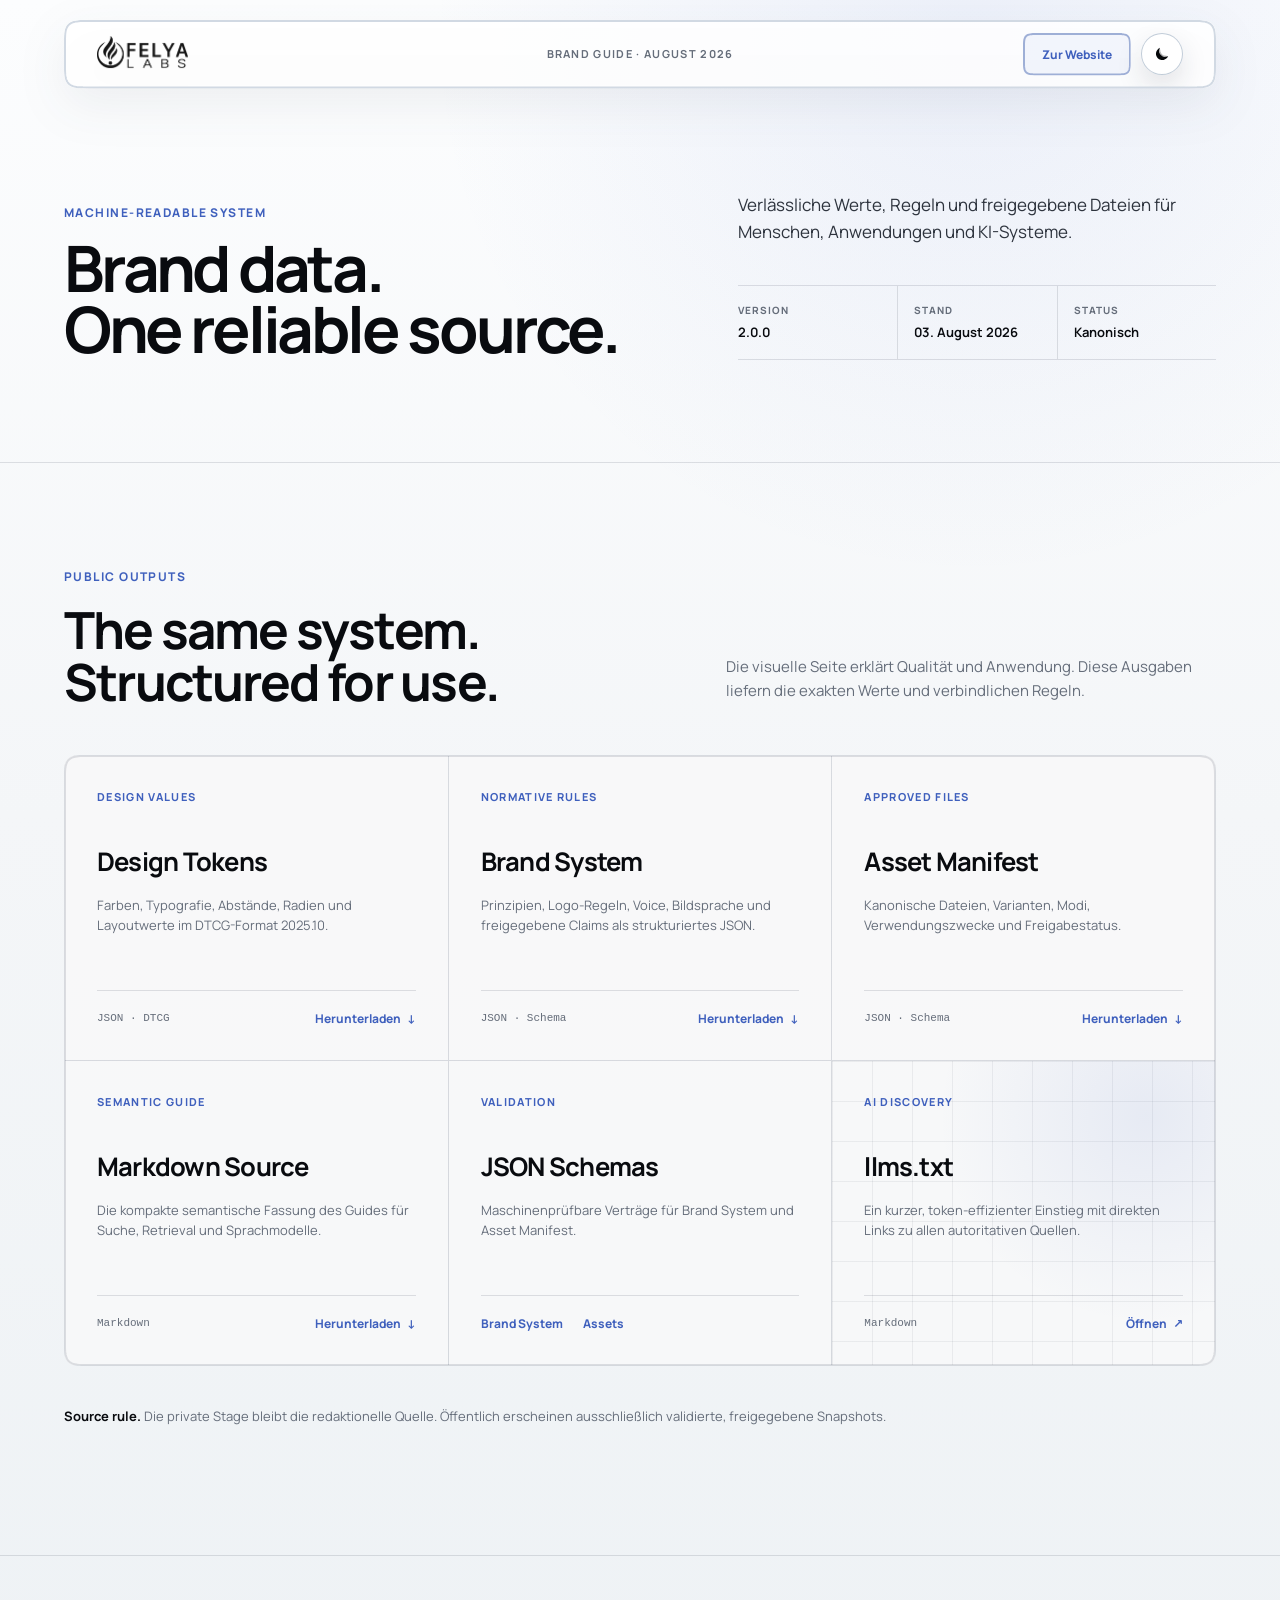
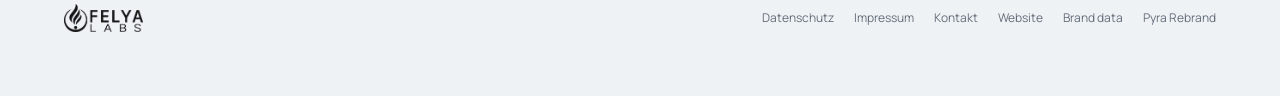
<file: brand-data/index.html>
<!DOCTYPE html><html lang="de" data-theme="light"><head><meta charset="utf-8"><meta name="viewport" content="width=device-width, initial-scale=1"><meta name="color-scheme" content="light dark"><script src="/assets/js/theme-init.js"></script><meta name="description" content="Machine-readable design values, brand rules, approved assets and schemas."><meta name="robots" content="noindex, nofollow, noarchive"><meta property="og:type" content="website"><meta property="og:locale" content="de_DE"><meta property="og:site_name" content="FELYA Brand Guide"><meta property="og:title" content="FELYA Brand Guide"><meta property="og:description" content="Machine-readable design values, brand rules, approved assets and schemas."><meta property="og:url" content="https://brand.felya.com/brand-data/"><meta property="og:image" content="https://brand.felya.com/assets/social/felya-labs-brand-guide-social-preview-1200x630.jpg"><meta property="og:image:type" content="image/jpeg"><meta property="og:image:width" content="1200"><meta property="og:image:height" content="630"><meta property="og:image:alt" content="FELYA Brand Guide with the claim Every expression. One identity."><meta name="twitter:card" content="summary_large_image"><meta name="twitter:title" content="FELYA Brand Guide"><meta name="twitter:description" content="Machine-readable design values, brand rules, approved assets and schemas."><meta name="twitter:image" content="https://brand.felya.com/assets/social/felya-labs-brand-guide-social-preview-1200x630.jpg"><meta name="twitter:image:alt" content="FELYA Brand Guide with the claim Every expression. One identity."><meta name="theme-color" media="(prefers-color-scheme: light)" content="#f4f6f8"><meta name="theme-color" media="(prefers-color-scheme: dark)" content="#000000"><link rel="canonical" href="https://brand.felya.com/brand-data/"><link rel="icon" href="/favicon.ico?v=brand-guide-dark" sizes="any"><link rel="icon" type="image/png" sizes="32x32" href="/assets/favicon/favicon-32x32.png?v=brand-guide-dark"><link rel="icon" type="image/png" sizes="16x16" href="/assets/favicon/favicon-16x16.png?v=brand-guide-dark"><link rel="apple-touch-icon" sizes="180x180" href="/assets/favicon/apple-touch-icon.png?v=brand-guide-dark"><link rel="manifest" href="/assets/favicon/site.webmanifest?v=brand-guide-dark"><title>FELYA Brand Data</title><link rel="stylesheet" href="/_astro/BrandGuideFooter.DNkQNylN.css"></head><body><a class="skip-link" href="#brand-data-main">Zu den Brand-Daten springen</a><header class="topbar shell"><div class="topbar-surface" data-continuous-corner="large" data-continuous-border><a class="topbar-logo" href="/" aria-label="FELYA Brand Guide, zum Anfang"><img src="/assets/brand/felya-labs-wordmark-white.webp" alt="FELYA"></a><p class="topbar-meta">Brand Guide · August 2026</p><div class="topbar-actions"><a class="topbar-site-link" data-continuous-corner="medium" data-continuous-border href="https://felya.com/" target="_blank" rel="noopener noreferrer" aria-label="FELYA Website in neuem Tab öffnen">Zur Website</a><button type="button" data-theme-toggle class="theme-toggle" aria-label="Zum dunklen Farbschema wechseln" aria-pressed="false"><span class="theme-toggle__icon theme-toggle__icon--sun" aria-hidden="true"><svg focusable="false" width="18" height="18" viewBox="0 0 24 24" fill="none" stroke="currentColor" stroke-width="1.65" stroke-linecap="round" stroke-linejoin="round"><circle cx="12" cy="12" r="3.7"></circle><g opacity="0.82"><path d="M12 2.25v1.9"></path><path d="M12 19.85v1.9"></path><path d="m5.1 5.1 1.34 1.34"></path><path d="m17.56 17.56 1.34 1.34"></path><path d="M2.25 12h1.9"></path><path d="M19.85 12h1.9"></path><path d="m6.44 17.56-1.34 1.34"></path><path d="m18.9 5.1-1.34 1.34"></path></g></svg></span><span class="theme-toggle__icon theme-toggle__icon--moon" aria-hidden="true"><svg focusable="false" width="18" height="18" viewBox="0 0 24 24" fill="none"><path d="M20.2 14.65A7.9 7.9 0 0 1 9.35 3.8a8.4 8.4 0 1 0 10.85 10.85Z" fill="currentColor"></path><path d="M17.8 15.2A8.4 8.4 0 0 1 8.8 6.2" stroke="currentColor" stroke-width="1.5" stroke-linecap="round" opacity="0.34"></path></svg></span></button><script type="module">var e=Array.from(document.querySelectorAll(`[data-theme-toggle]`)),t=(t,n=!0)=>{let r=t===`dark`?`light`:`dark`;if(document.documentElement.dataset.theme=t,document.documentElement.style.colorScheme=t,n){document.documentElement.dataset.themeSource=`user`;try{window.localStorage.setItem(`felya-theme`,t)}catch{}}e.forEach(e=>{e.dataset.themeNext=r,e.setAttribute(`aria-pressed`,String(t===`light`)),e.setAttribute(`aria-label`,r===`light`?`Zum hellen Farbschema wechseln`:`Zum dunklen Farbschema wechseln`)}),document.dispatchEvent(new CustomEvent(`felya:themechange`,{detail:{theme:t,userInitiated:n}}))};t(document.documentElement.dataset.theme===`dark`?`dark`:`light`,!1),e.forEach(e=>{e.addEventListener(`click`,()=>{t(e.dataset.themeNext===`light`?`light`:`dark`)})});</script></div></div></header><main class="brand-data-page" id="brand-data-main"><section class="brand-data-hero"><div class="shell brand-data-hero__inner"><div><p class="eyebrow">Machine-readable system</p><h1><span class="headline-line">Brand data.</span><span class="headline-line">One reliable source.</span></h1></div><div class="brand-data-hero__copy"><p>Verlässliche Werte, Regeln und freigegebene Dateien für Menschen, Anwendungen und KI-Systeme.</p><dl><div><dt>Version</dt><dd>2.0.0</dd></div><div><dt>Stand</dt><dd>03. August 2026</dd></div><div><dt>Status</dt><dd>Kanonisch</dd></div></dl></div></div></section><section class="brand-data-resources" aria-labelledby="brand-data-resources-title"><div class="shell"><div class="brand-data-heading"><div><p class="eyebrow">Public outputs</p><h2 id="brand-data-resources-title">The same system. Structured for use.</h2></div><p>Die visuelle Seite erklärt Qualität und Anwendung. Diese Ausgaben liefern die exakten Werte und verbindlichen Regeln.</p></div><div class="brand-data-grid" data-continuous-corner="large" data-continuous-border><article class="brand-data-card"><p class="eyebrow">Design values</p><h3>Design Tokens</h3><p>Farben, Typografie, Abstände, Radien und Layoutwerte im DTCG-Format 2025.10.</p><footer><code>JSON · DTCG</code><a href="/brand-data/tokens.json" download>Herunterladen <span aria-hidden="true">↓</span></a></footer></article><article class="brand-data-card"><p class="eyebrow">Normative rules</p><h3>Brand System</h3><p>Prinzipien, Logo-Regeln, Voice, Bildsprache und freigegebene Claims als strukturiertes JSON.</p><footer><code>JSON · Schema</code><a href="/brand-data/brand-system.json" download>Herunterladen <span aria-hidden="true">↓</span></a></footer></article><article class="brand-data-card"><p class="eyebrow">Approved files</p><h3>Asset Manifest</h3><p>Kanonische Dateien, Varianten, Modi, Verwendungszwecke und Freigabestatus.</p><footer><code>JSON · Schema</code><a href="/brand-data/assets.json" download>Herunterladen <span aria-hidden="true">↓</span></a></footer></article><article class="brand-data-card"><p class="eyebrow">Semantic guide</p><h3>Markdown Source</h3><p>Die kompakte semantische Fassung des Guides für Suche, Retrieval und Sprachmodelle.</p><footer><code>Markdown</code><a href="/brand-data/guide.md" download>Herunterladen <span aria-hidden="true">↓</span></a></footer></article><article class="brand-data-card"><p class="eyebrow">Validation</p><h3>JSON Schemas</h3><p>Maschinenprüfbare Verträge für Brand System und Asset Manifest.</p><footer class="brand-data-card__links"><a href="/brand-data/schemas/brand-system.schema.json">Brand System</a><a href="/brand-data/schemas/assets.schema.json">Assets</a></footer></article><article class="brand-data-card brand-data-card--discovery"><p class="eyebrow">AI discovery</p><h3>llms.txt</h3><p>Ein kurzer, token-effizienter Einstieg mit direkten Links zu allen autoritativen Quellen.</p><footer><code>Markdown</code><a href="/llms.txt">Öffnen <span aria-hidden="true">↗</span></a></footer></article></div><p class="brand-data-note"><strong>Source rule.</strong> Die private Stage bleibt die redaktionelle Quelle. Öffentlich erscheinen ausschließlich validierte, freigegebene Snapshots.</p></div></section></main><footer class="footer" id="brand-footer"><div class="footer-inner shell"><a class="footer-brand" href="https://felya.com/" aria-label="Zur FELYA Website"><img src="/assets/brand/felya-labs-wordmark-white.webp" alt="FELYA"></a><nav class="footer-links" aria-label="FELYA und rechtliche Informationen"><a href="https://felya.com/privacy/">Datenschutz</a><a href="https://felya.com/impressum/">Impressum</a><a href="mailto:info@felya.com">Kontakt</a><a href="https://felya.com/">Website</a><a href="/brand-data/">Brand data</a><a href="/pyra-rebrand/">Pyra Rebrand</a></nav></div></footer><script type="module">var e=Object.freeze({small:8,medium:14,large:24,surface:32}),t=e=>Math.round(e*1e3)/1e3,n=t=>{if(typeof t==`number`)return t;if(typeof t==`string`&&t in e)return e[t];let n=Number.parseFloat(t);return Number.isFinite(n)?n:e.large},r=(e,n,r,i)=>{let a=Math.cos(i),o=Math.sin(i),s=2/4,c=e+r*Math.sign(a)*Math.abs(a)**s,l=n+r*Math.sign(o)*Math.abs(o)**s;return[t(c),t(l)]};function i(e,i,a,{inset:o=0,samplesPerCorner:s=24}={}){let c=Math.max(0,Number(e)||0),l=Math.max(0,Number(i)||0),u=Math.max(0,Math.min(Number(o)||0,c/2,l/2)),d=u,f=u,p=Math.max(d,c-u),m=Math.max(f,l-u),h=p-d,g=m-f,_=Math.max(0,n(a)),v=Math.max(0,Math.min(_-u,h/2,g/2)),y=Math.max(4,Math.round(s)),b=[],x=(e,t,n)=>{for(let i=0;i<=y;i+=1){let a=r(e,t,v,n+Math.PI/2*(i/y)),o=b.at(-1);(!o||o[0]!==a[0]||o[1]!==a[1])&&b.push(a)}};v===0?b.push([d,f],[p,f],[p,m],[d,m]):(x(p-v,f+v,-Math.PI/2),x(p-v,m-v,0),x(d+v,m-v,Math.PI/2),x(d+v,f+v,Math.PI));let S=`polygon(${b.map(([e,t])=>`${e}px ${t}px`).join(`,`)})`,C=`${b.map(([e,t],n)=>`${n===0?`M`:`L`}${e} ${t}`).join(``)}Z`;return{width:c,height:l,radius:t(v),points:b,polygon:S,path:C}}var a=e=>{let t=e.querySelector(`:scope > [data-continuous-outline]`);if(t)return t;t=document.createElementNS(`http://www.w3.org/2000/svg`,`svg`),t.setAttribute(`aria-hidden`,`true`),t.setAttribute(`focusable`,`false`),t.setAttribute(`preserveAspectRatio`,`none`),t.dataset.continuousOutline=``;let n=document.createElementNS(`http://www.w3.org/2000/svg`,`path`);return n.dataset.continuousOutlinePath=``,t.append(n),e.append(t),t},o=new WeakMap,s=e=>{let{width:n,height:r}=e.getBoundingClientRect();if(n<=0||r<=0)return;let s=getComputedStyle(e),c=Number.parseFloat(s.getPropertyValue(`--continuous-corner-radius`)),l=Number.isFinite(c)?c:e.dataset.continuousCorner||`large`,u=`${t(n)}:${t(r)}:${l}`;if(o.get(e)===u)return;o.set(e,u);let d=i(n,r,l);if(e.style.clipPath=d.polygon,e.style.webkitClipPath=d.polygon,e.dataset.continuousReady=``,!e.hasAttribute(`data-continuous-border`))return;let f=Number.parseFloat(s.getPropertyValue(`--continuous-border-width`)),p=Number.isFinite(f)?Math.max(0,f):1,m=a(e),h=m.querySelector(`[data-continuous-outline-path]`);m.setAttribute(`viewBox`,`0 0 ${t(n)} ${t(r)}`),h?.setAttribute(`d`,d.path),h?.setAttribute(`stroke-width`,String(p*2))};function c(e=document){let t=Array.from(e.querySelectorAll(`[data-continuous-corner]`));if(!t.length)return()=>{};let n=new Set(t),r=0,i=()=>{r=0,n.forEach(s),n.clear()},a=e=>{n.add(e),r||=requestAnimationFrame(i)};t.forEach(s);let o=()=>t.forEach(a);if(window.addEventListener(`resize`,o,{passive:!0}),window.addEventListener(`orientationchange`,o,{passive:!0}),`ResizeObserver`in globalThis){let e=new ResizeObserver(e=>e.forEach(e=>a(e.target)));return t.forEach(t=>e.observe(t)),()=>{e.disconnect(),window.removeEventListener(`resize`,o),window.removeEventListener(`orientationchange`,o),r&&cancelAnimationFrame(r)}}return()=>{window.removeEventListener(`resize`,o),window.removeEventListener(`orientationchange`,o),r&&cancelAnimationFrame(r)}}c();</script></body></html>
</file>
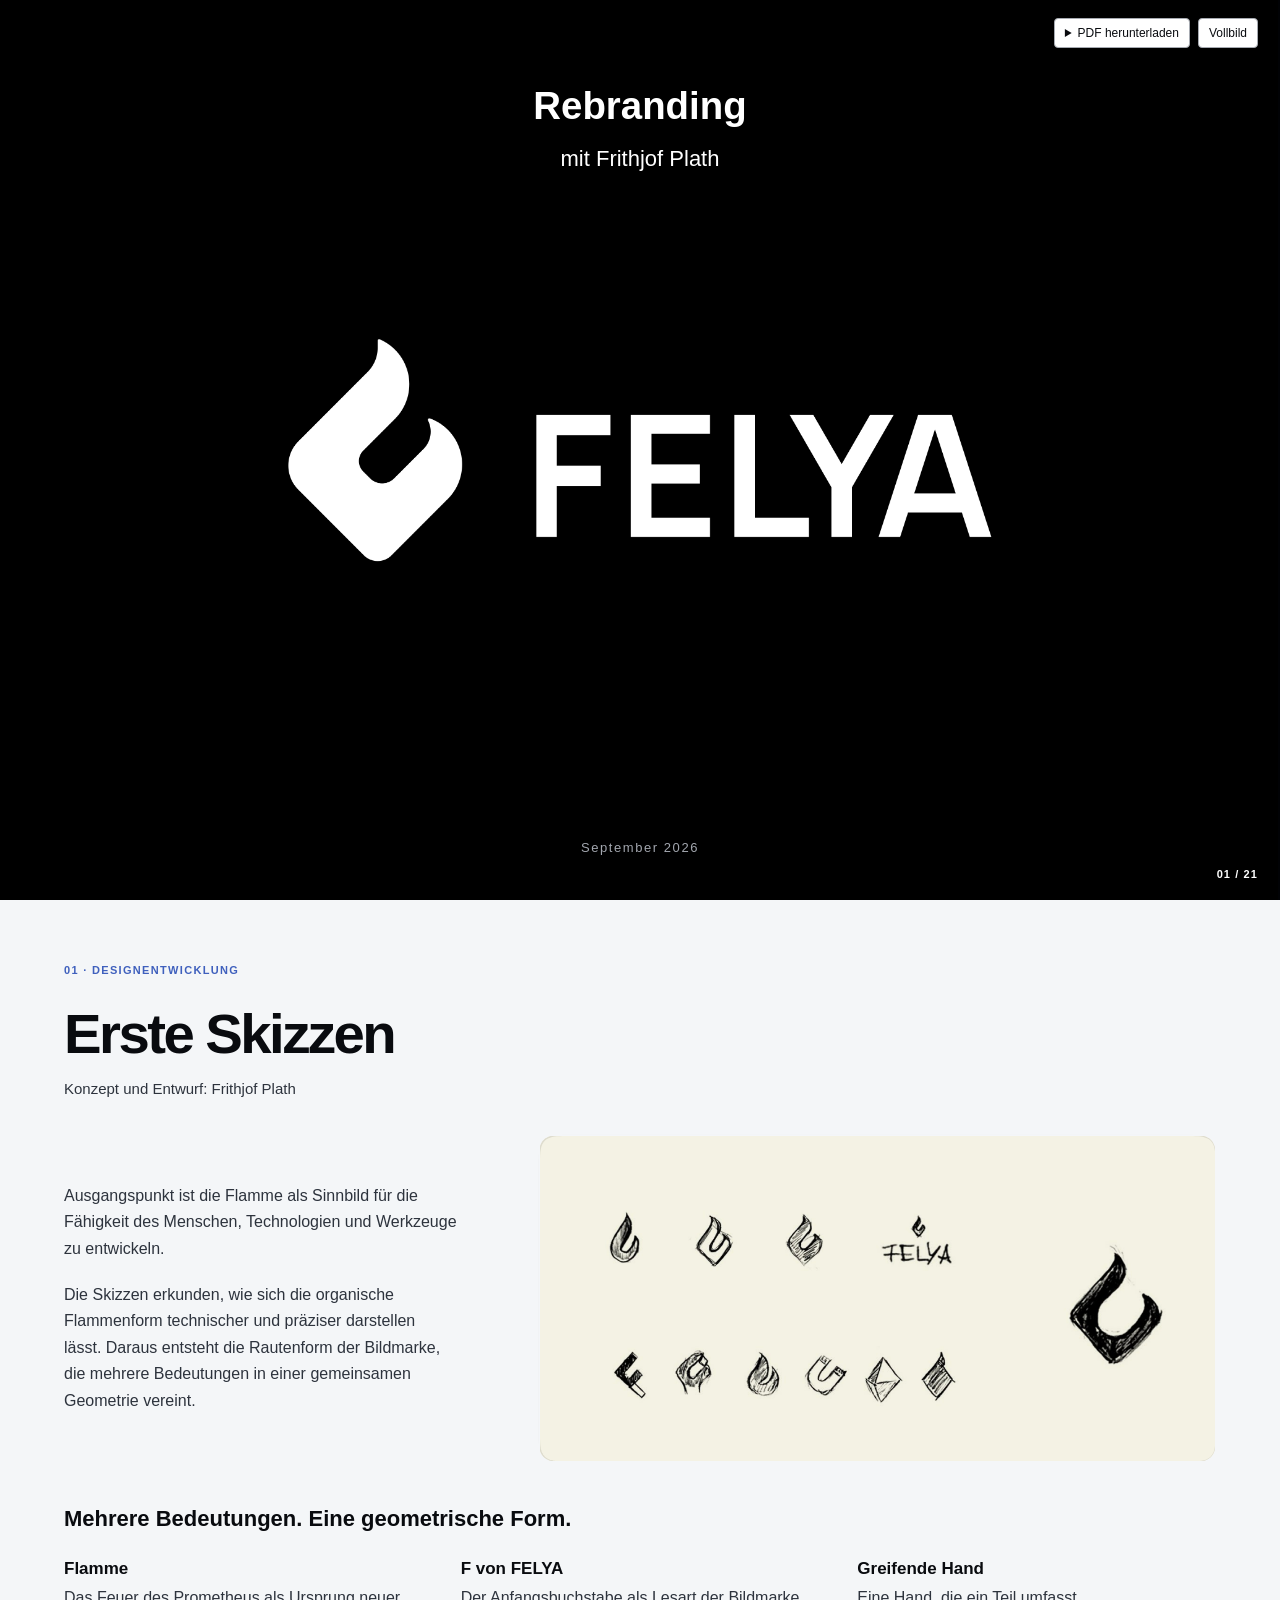
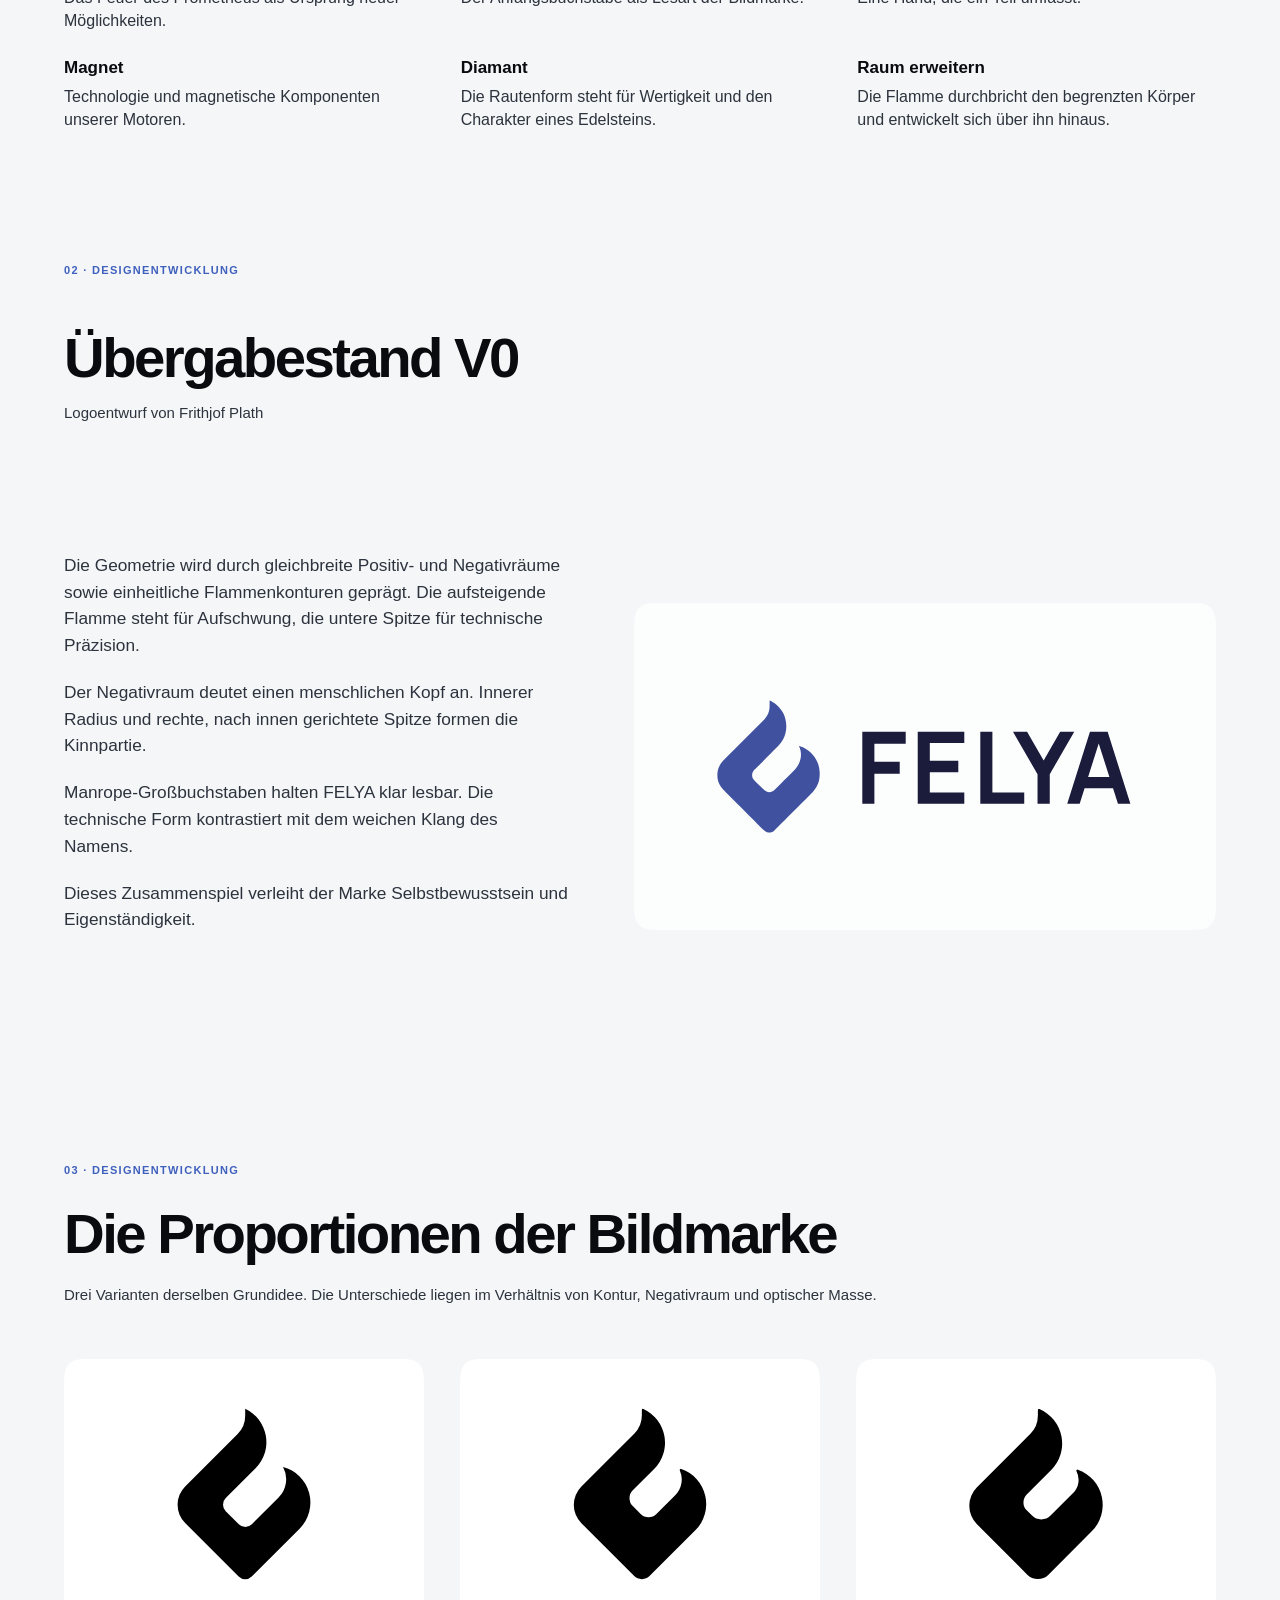
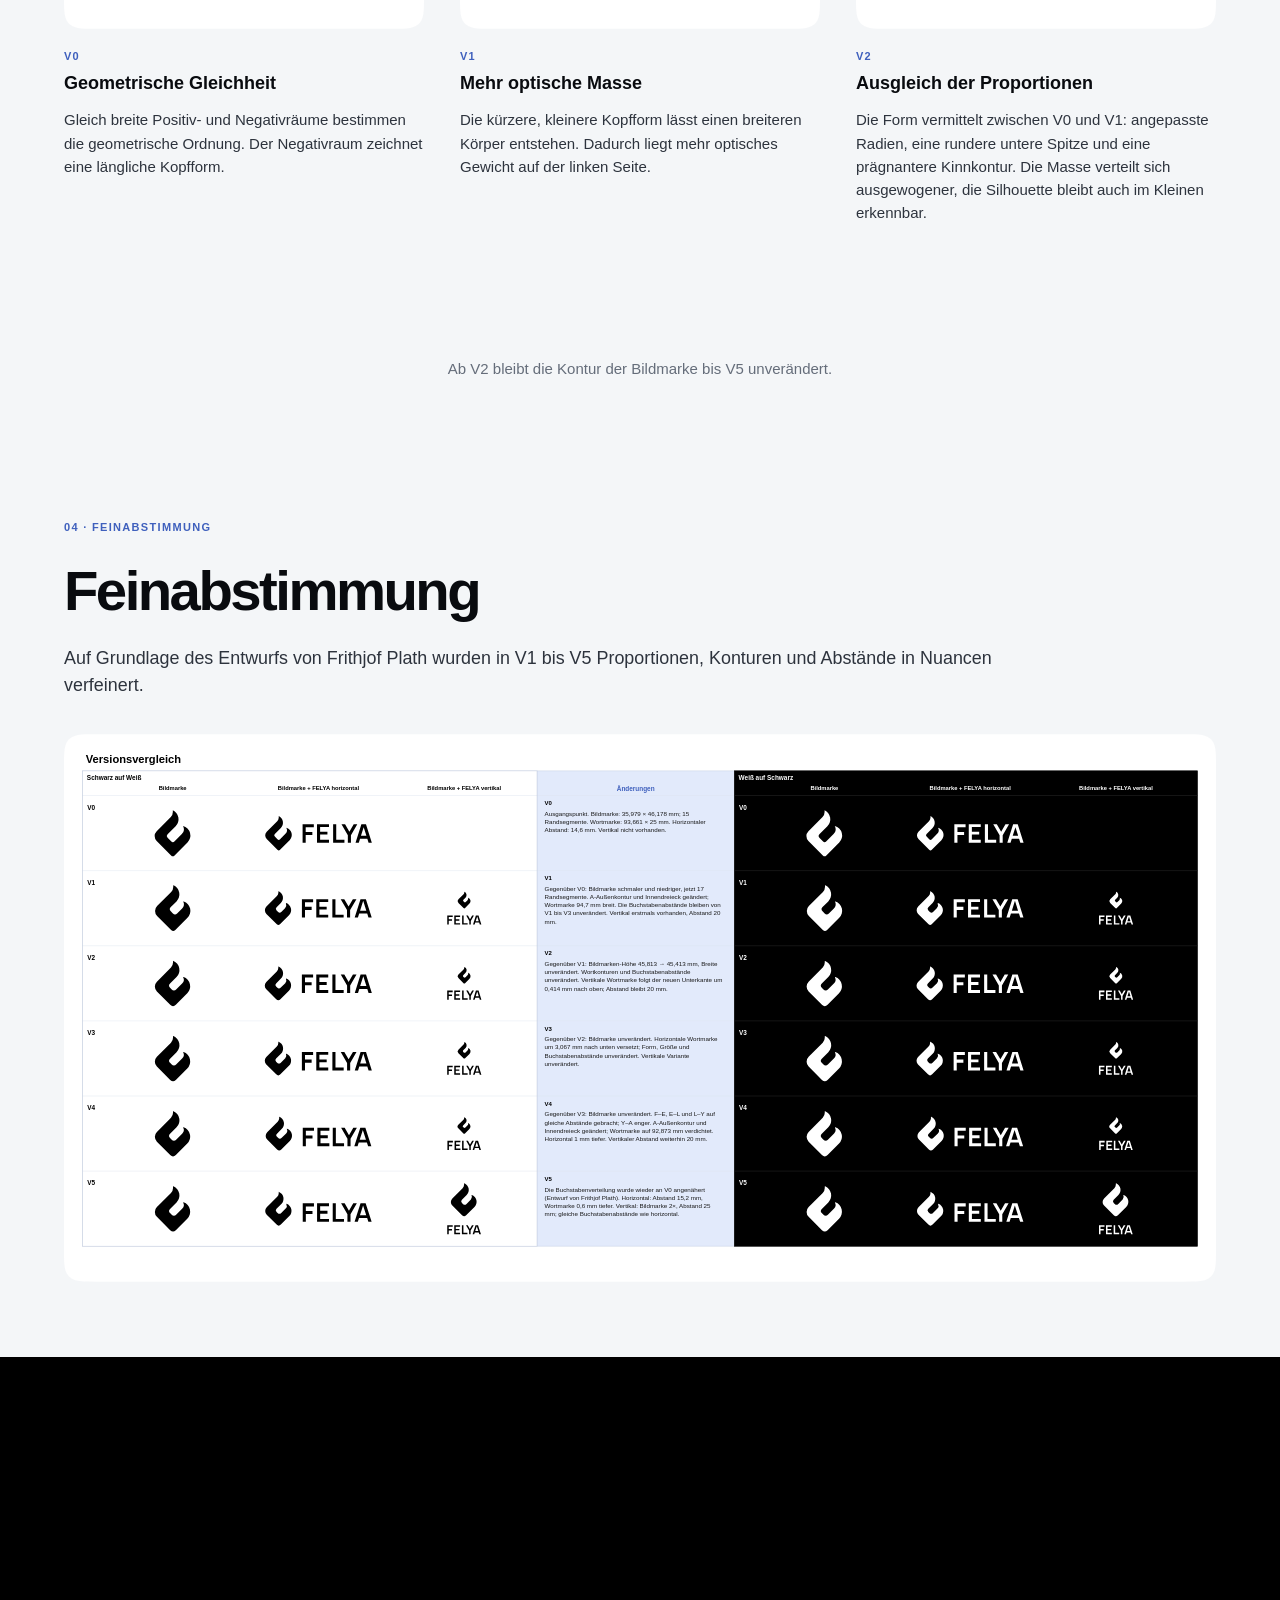
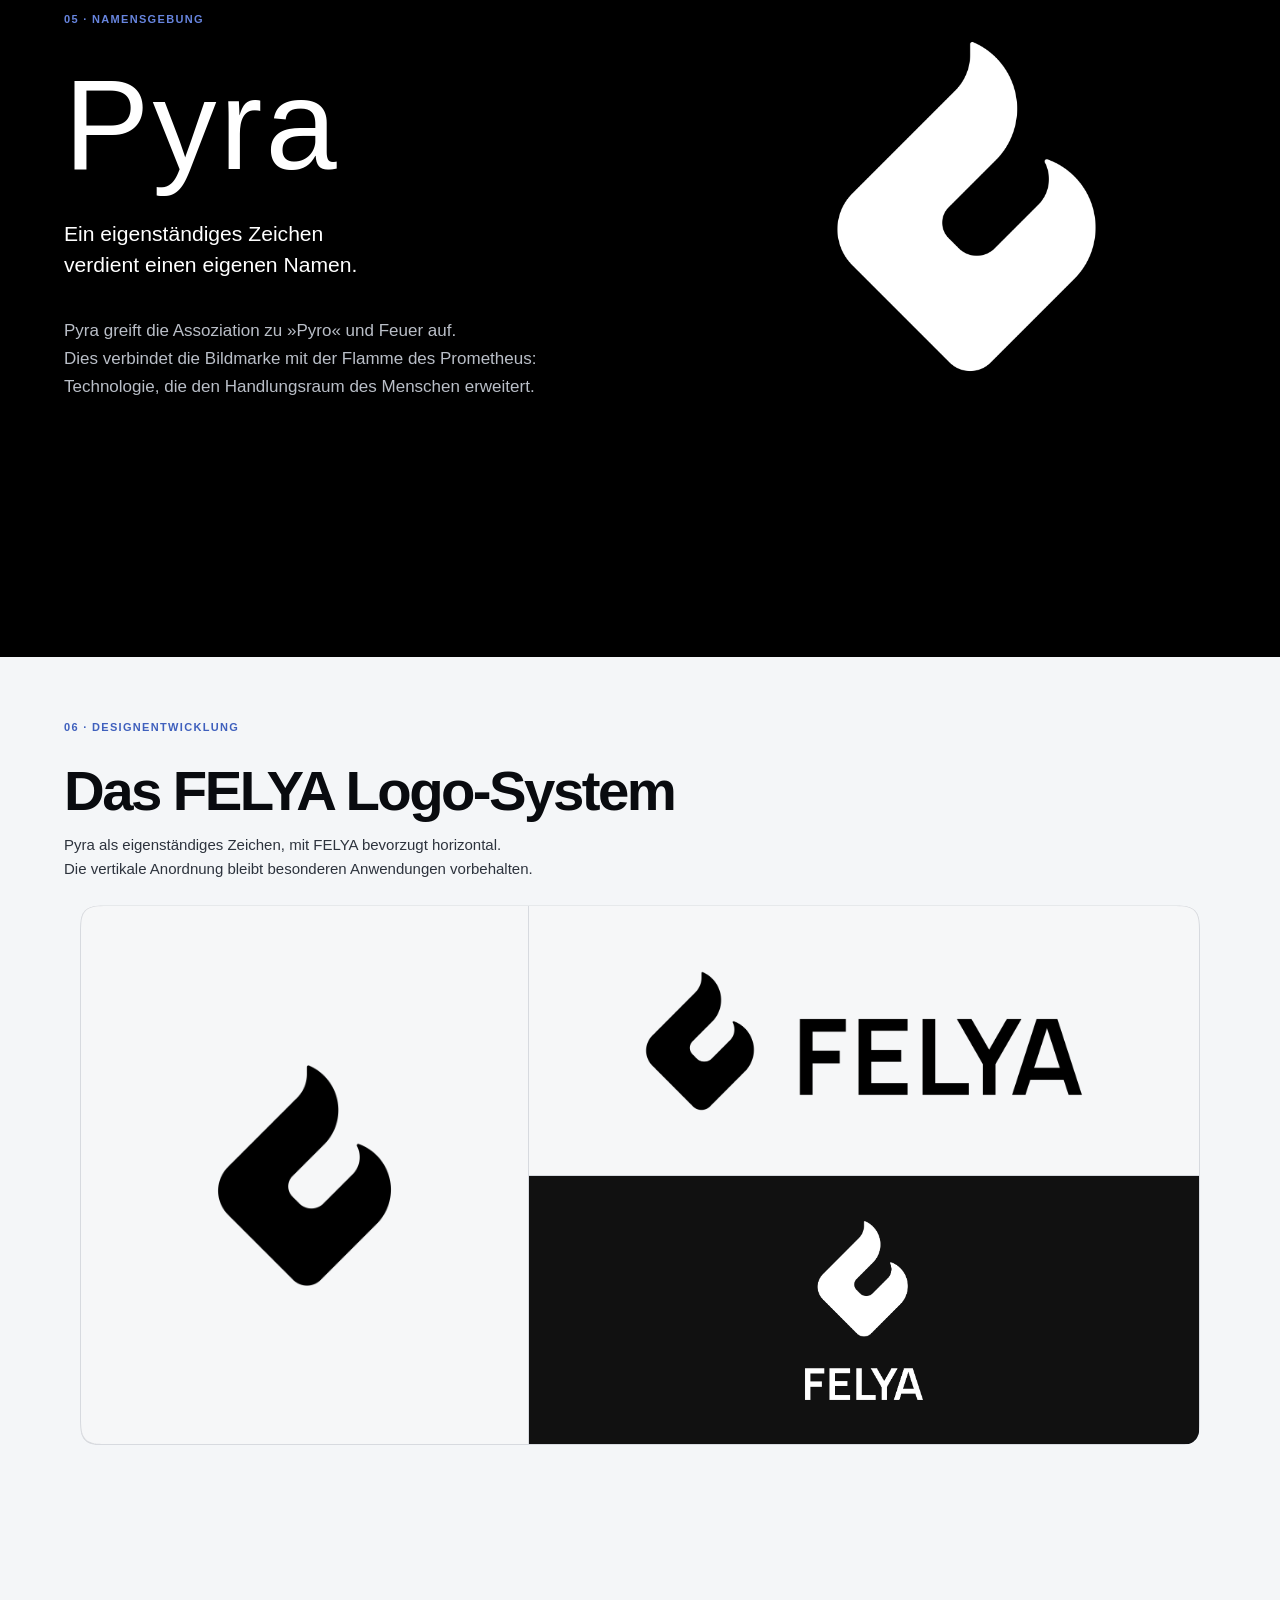
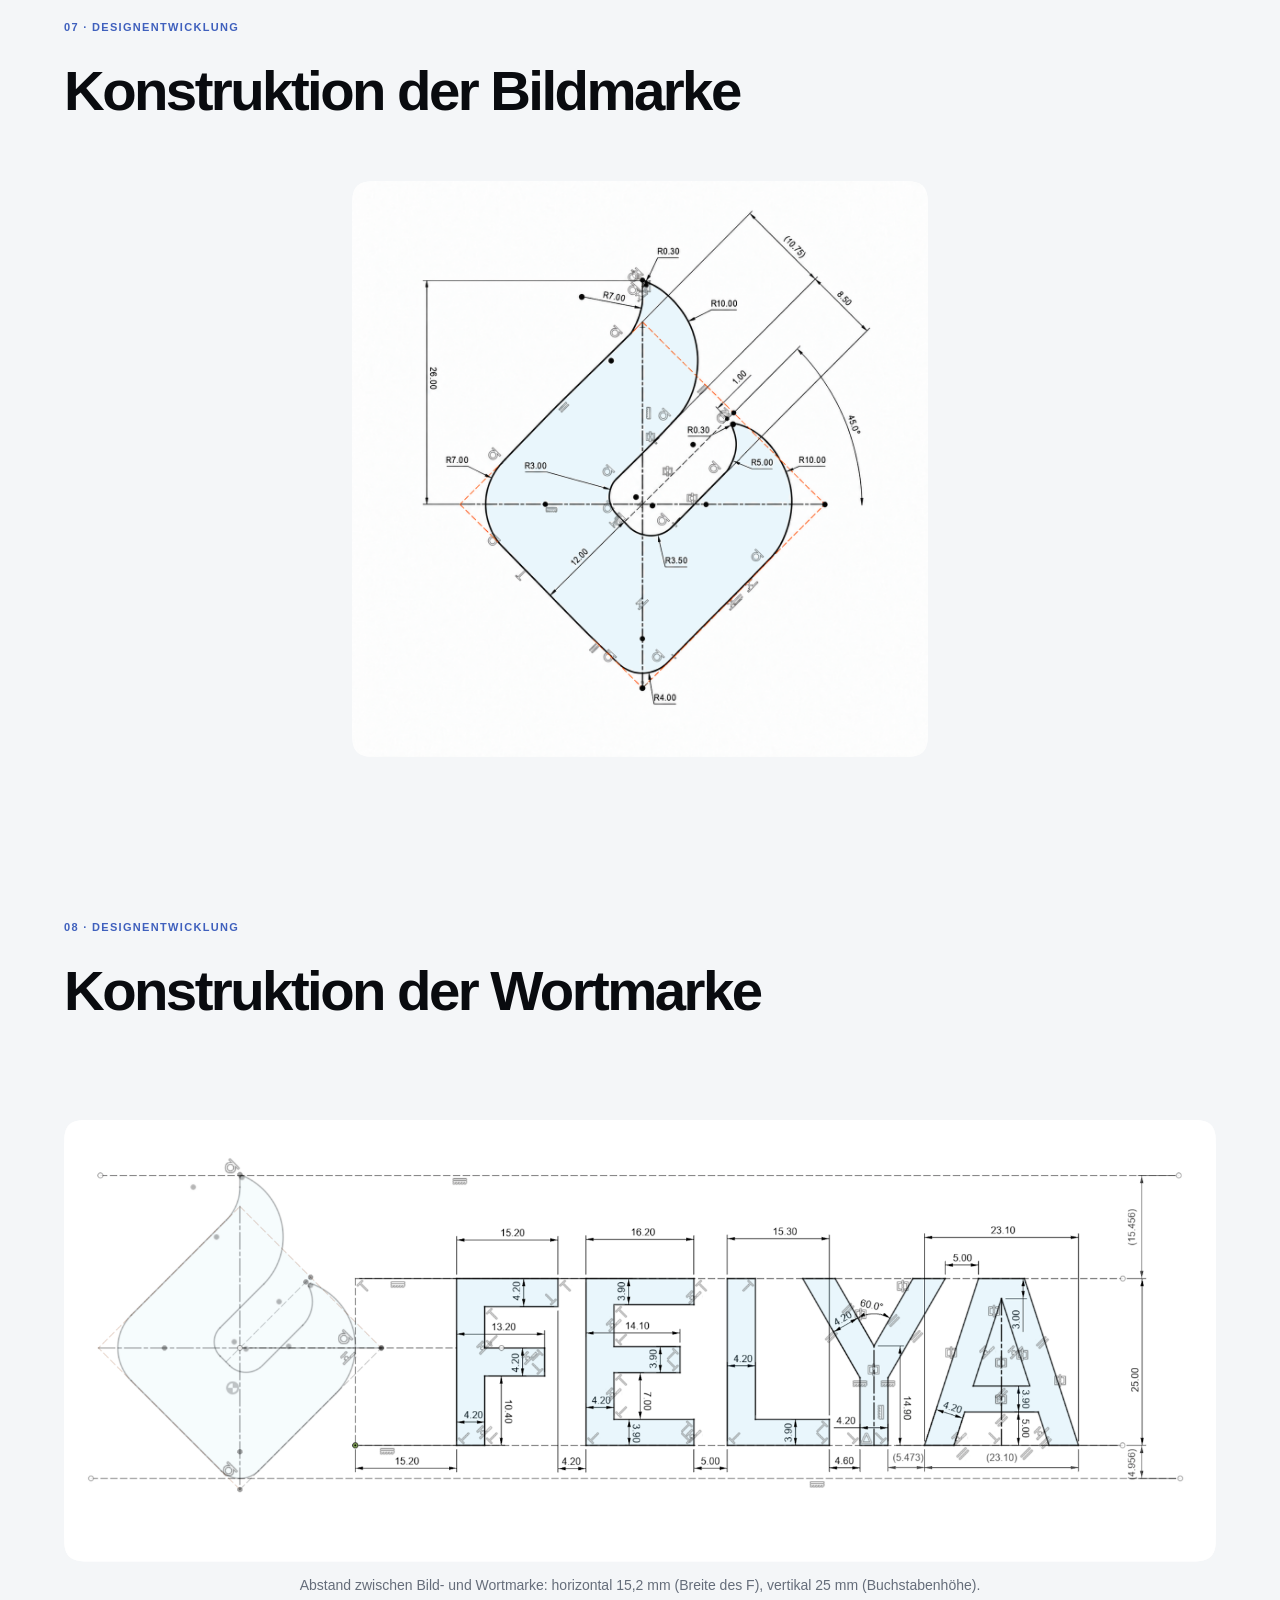
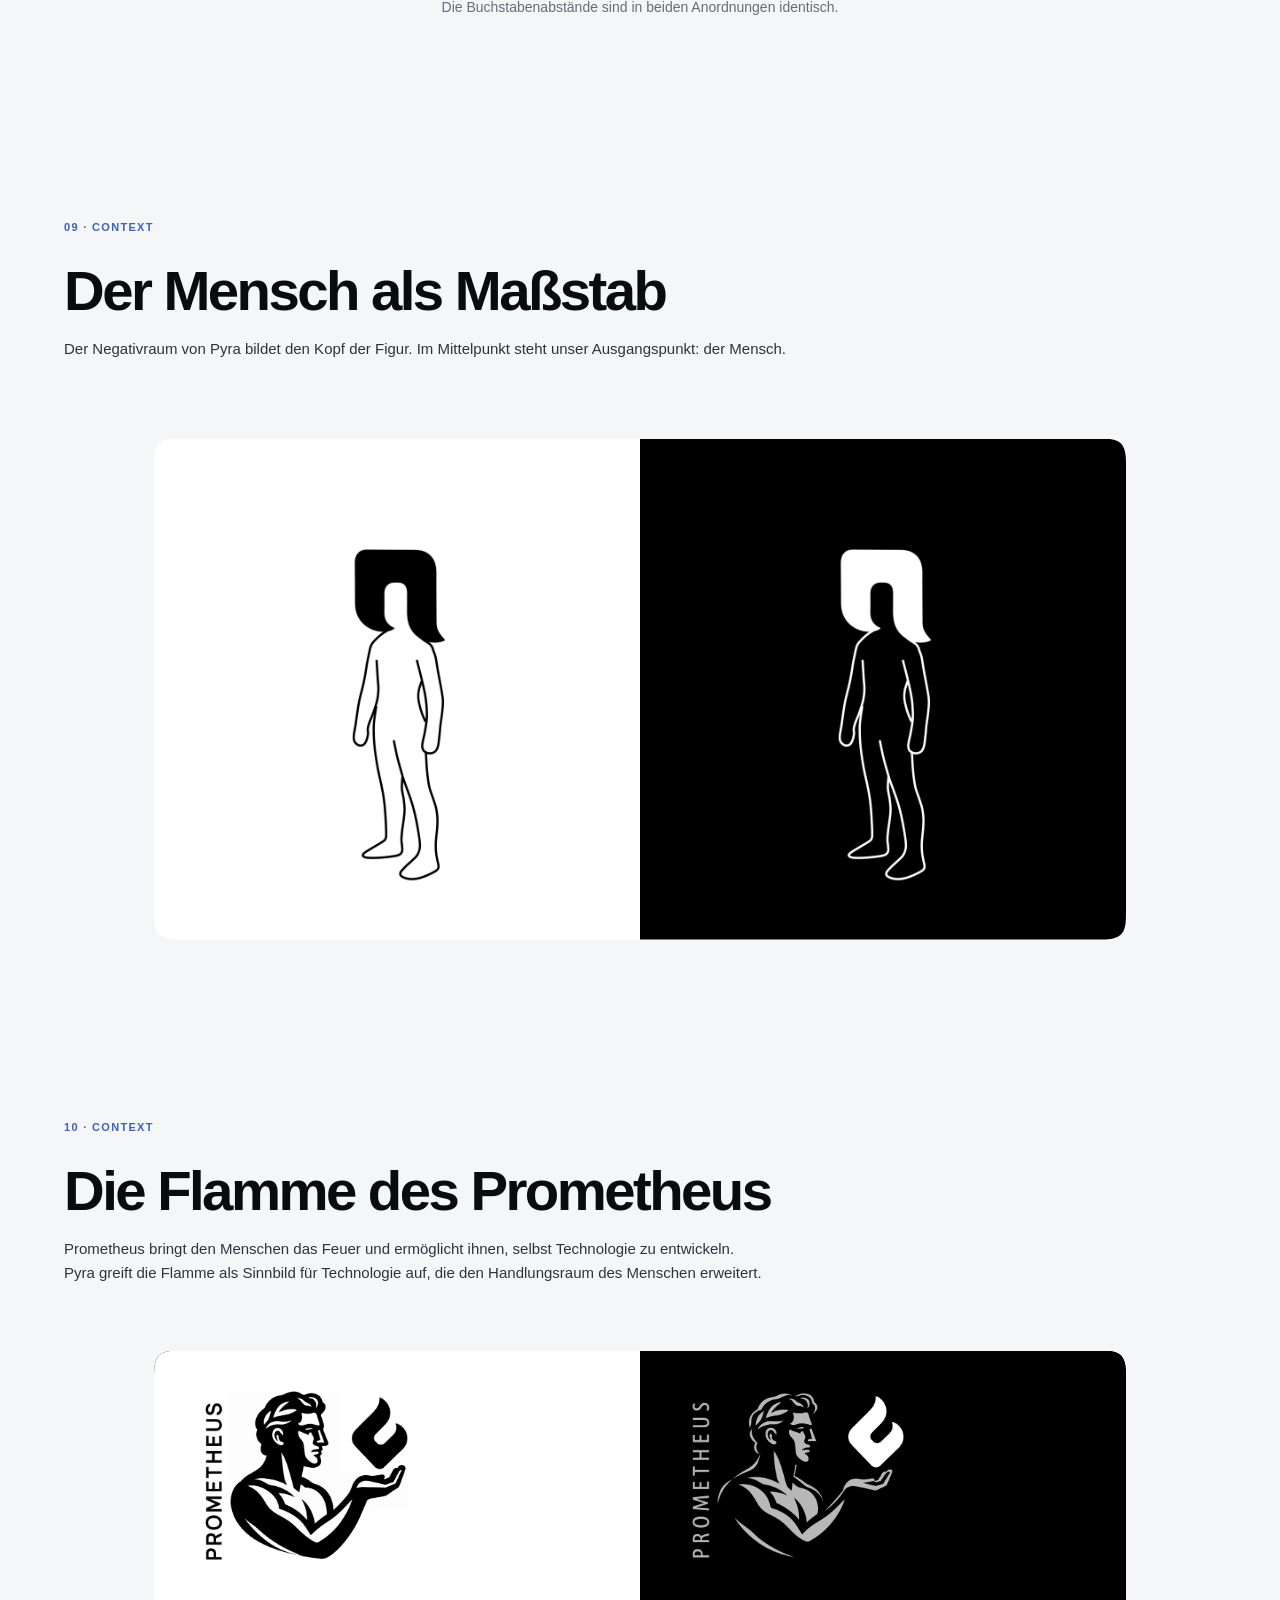
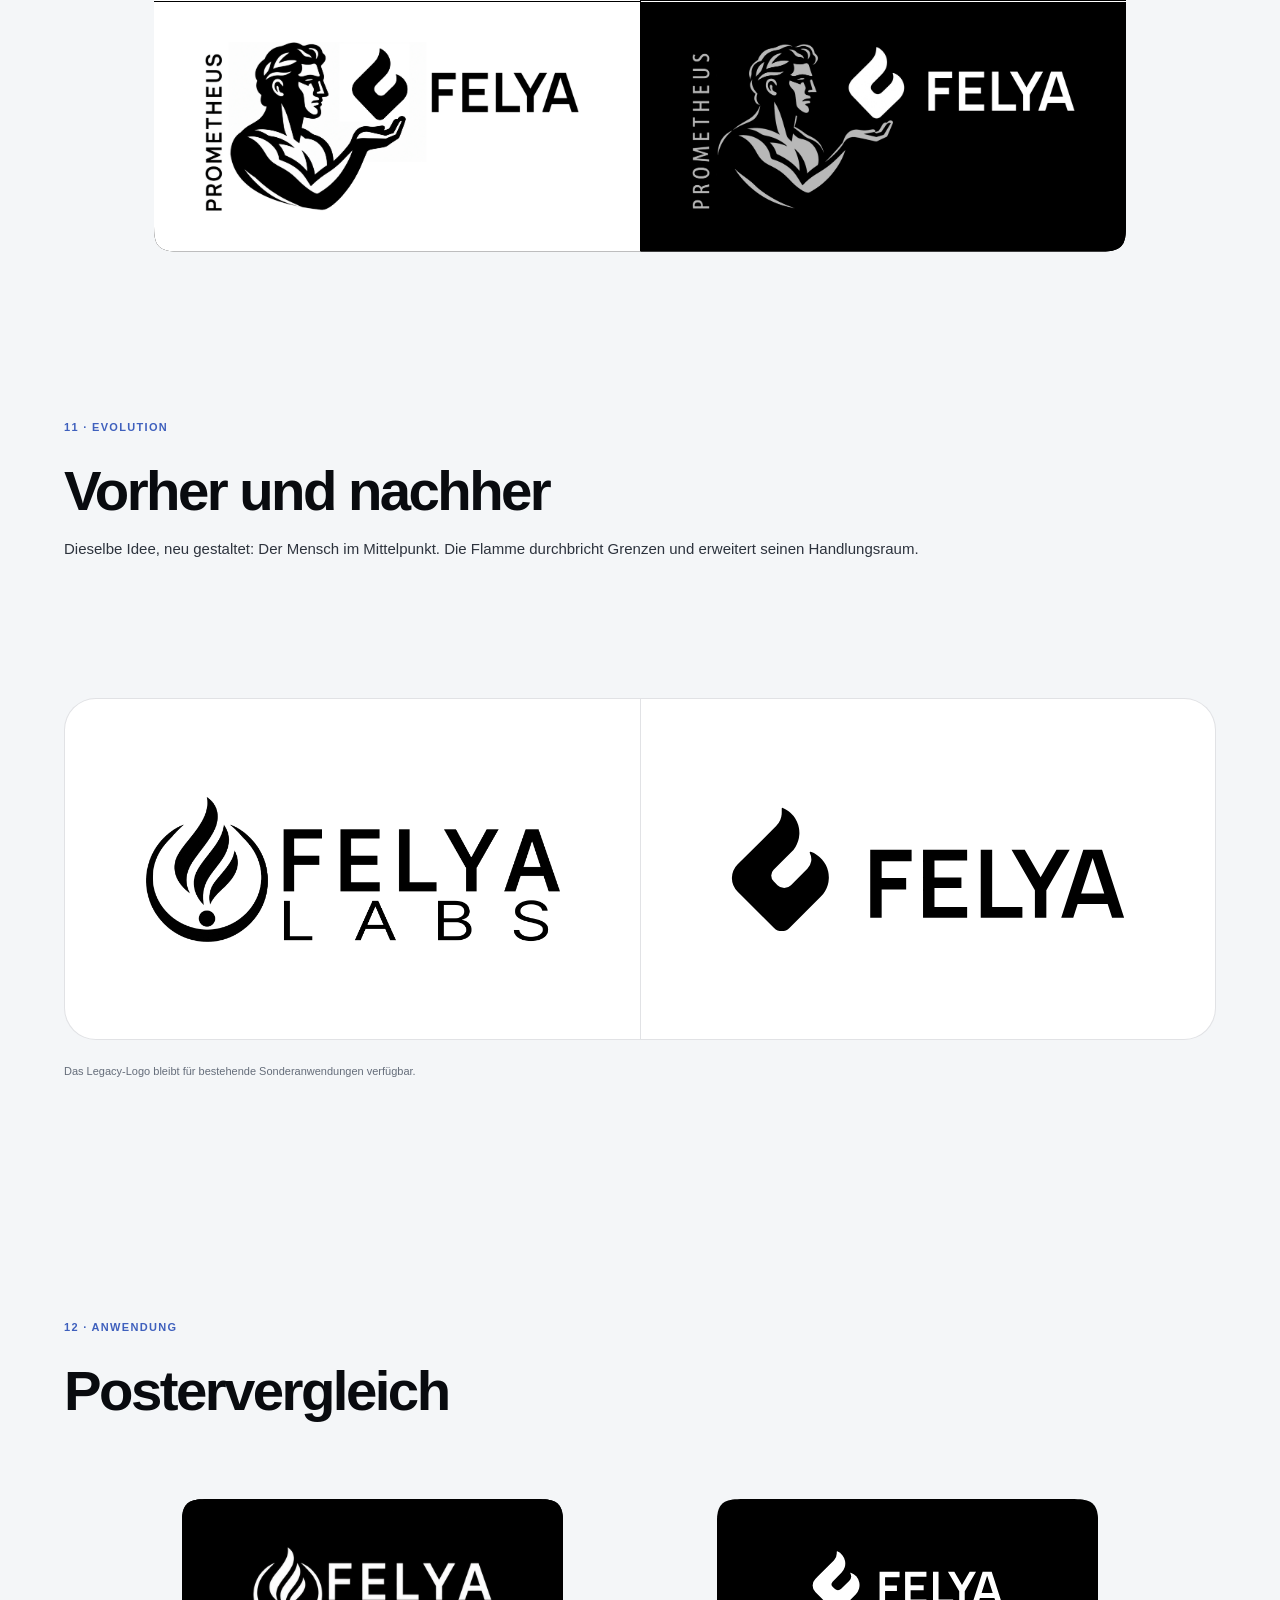
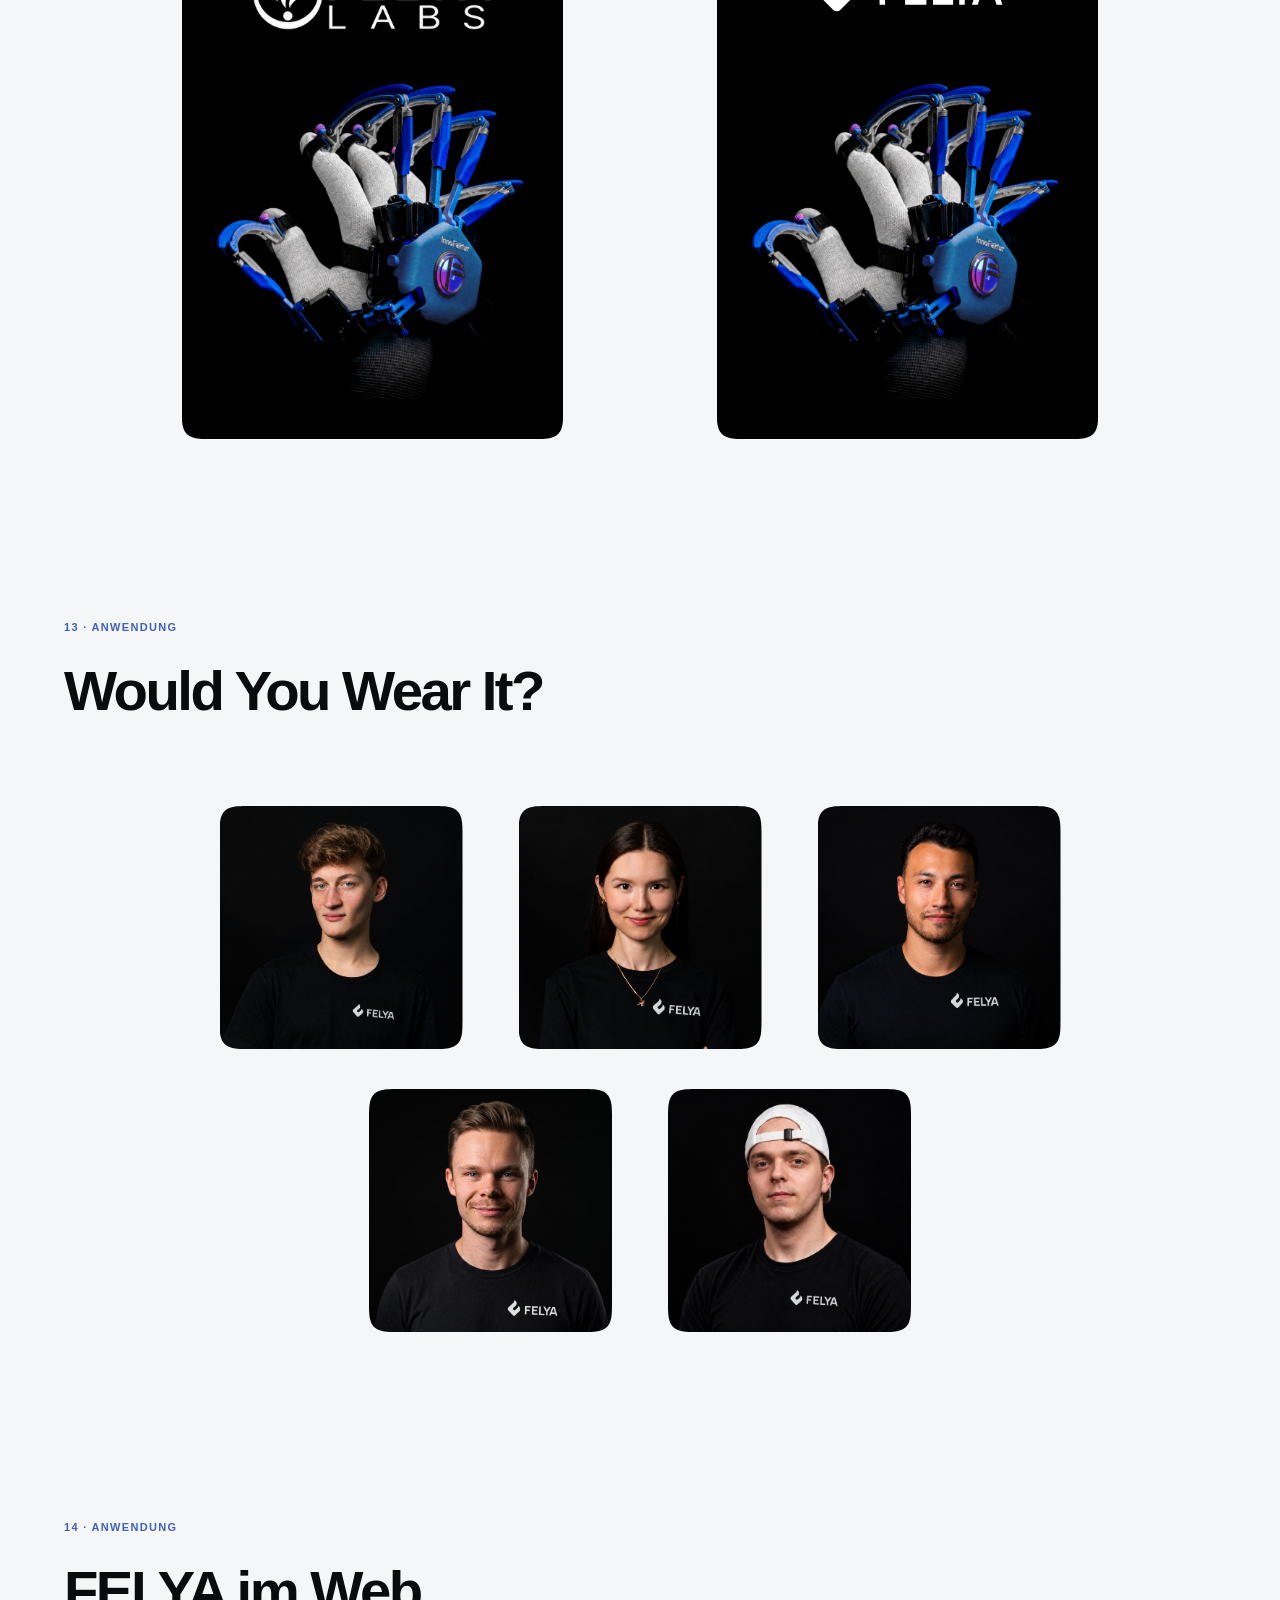
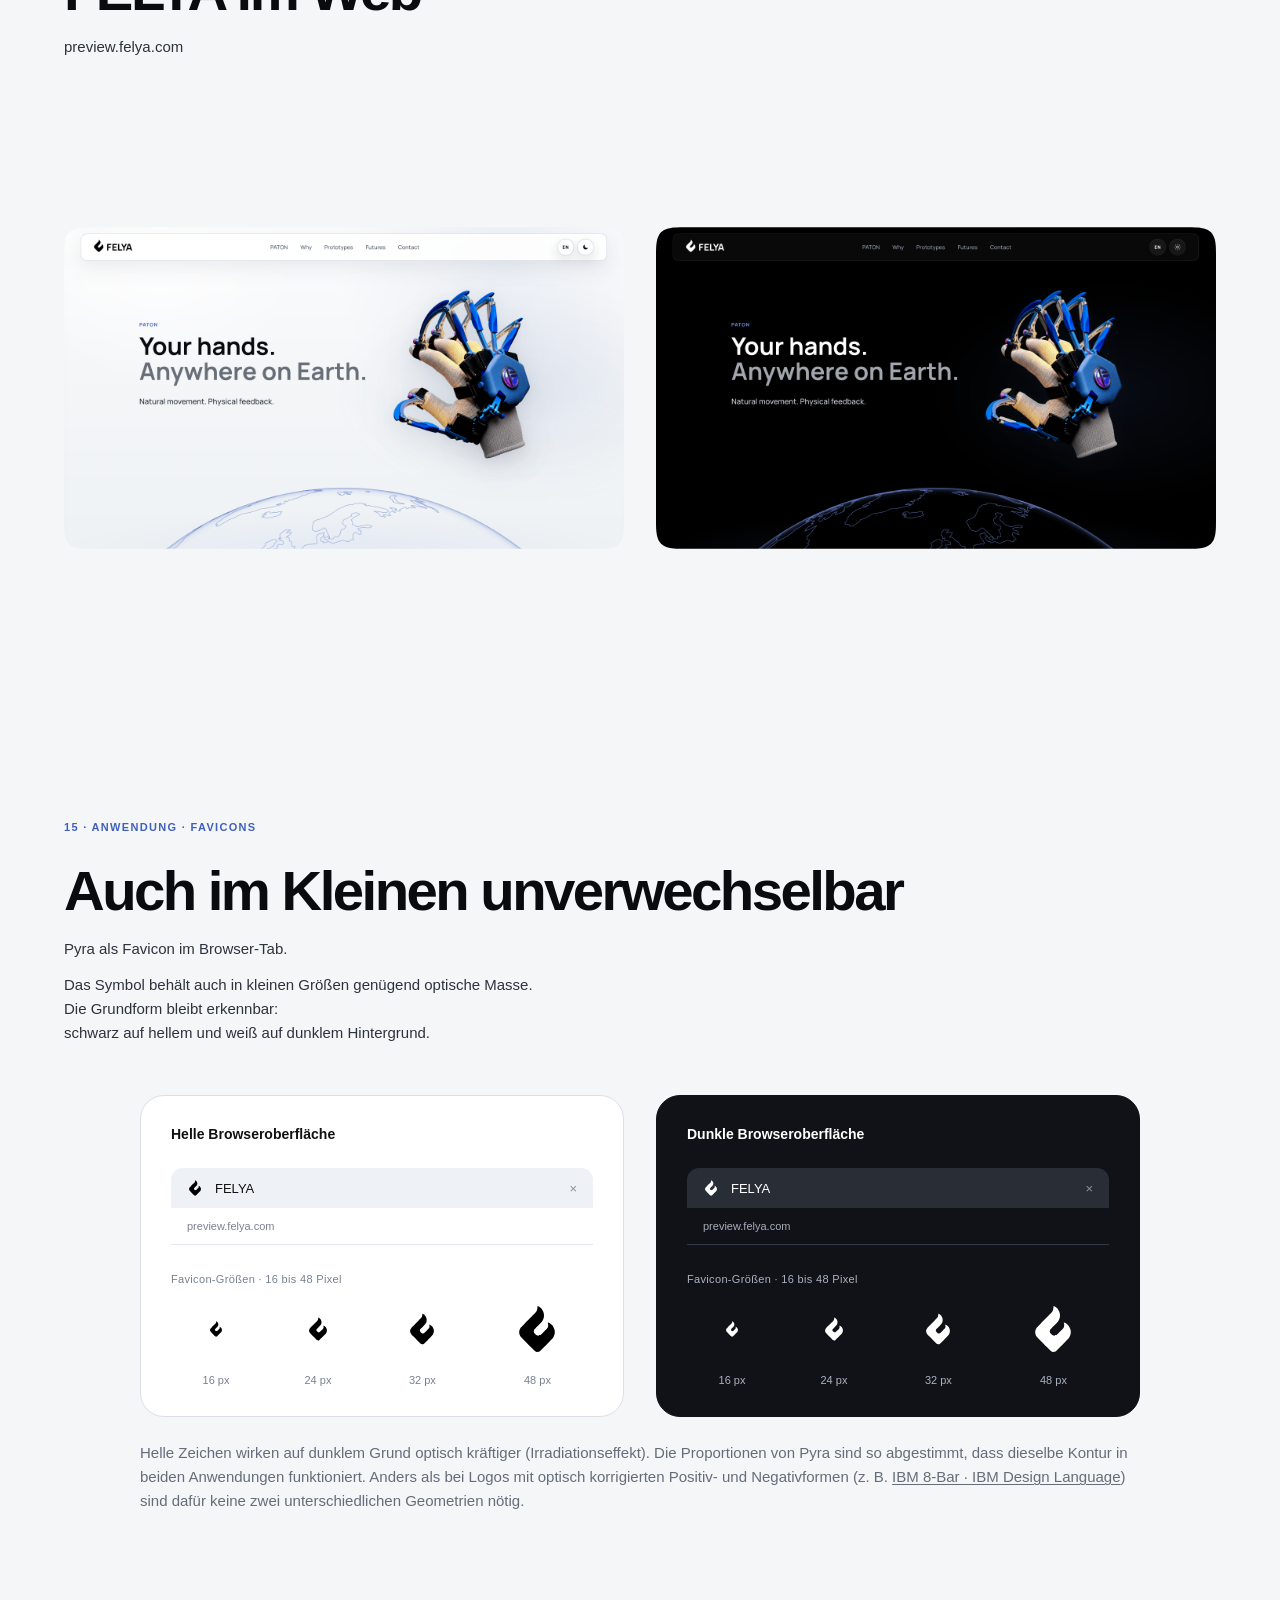
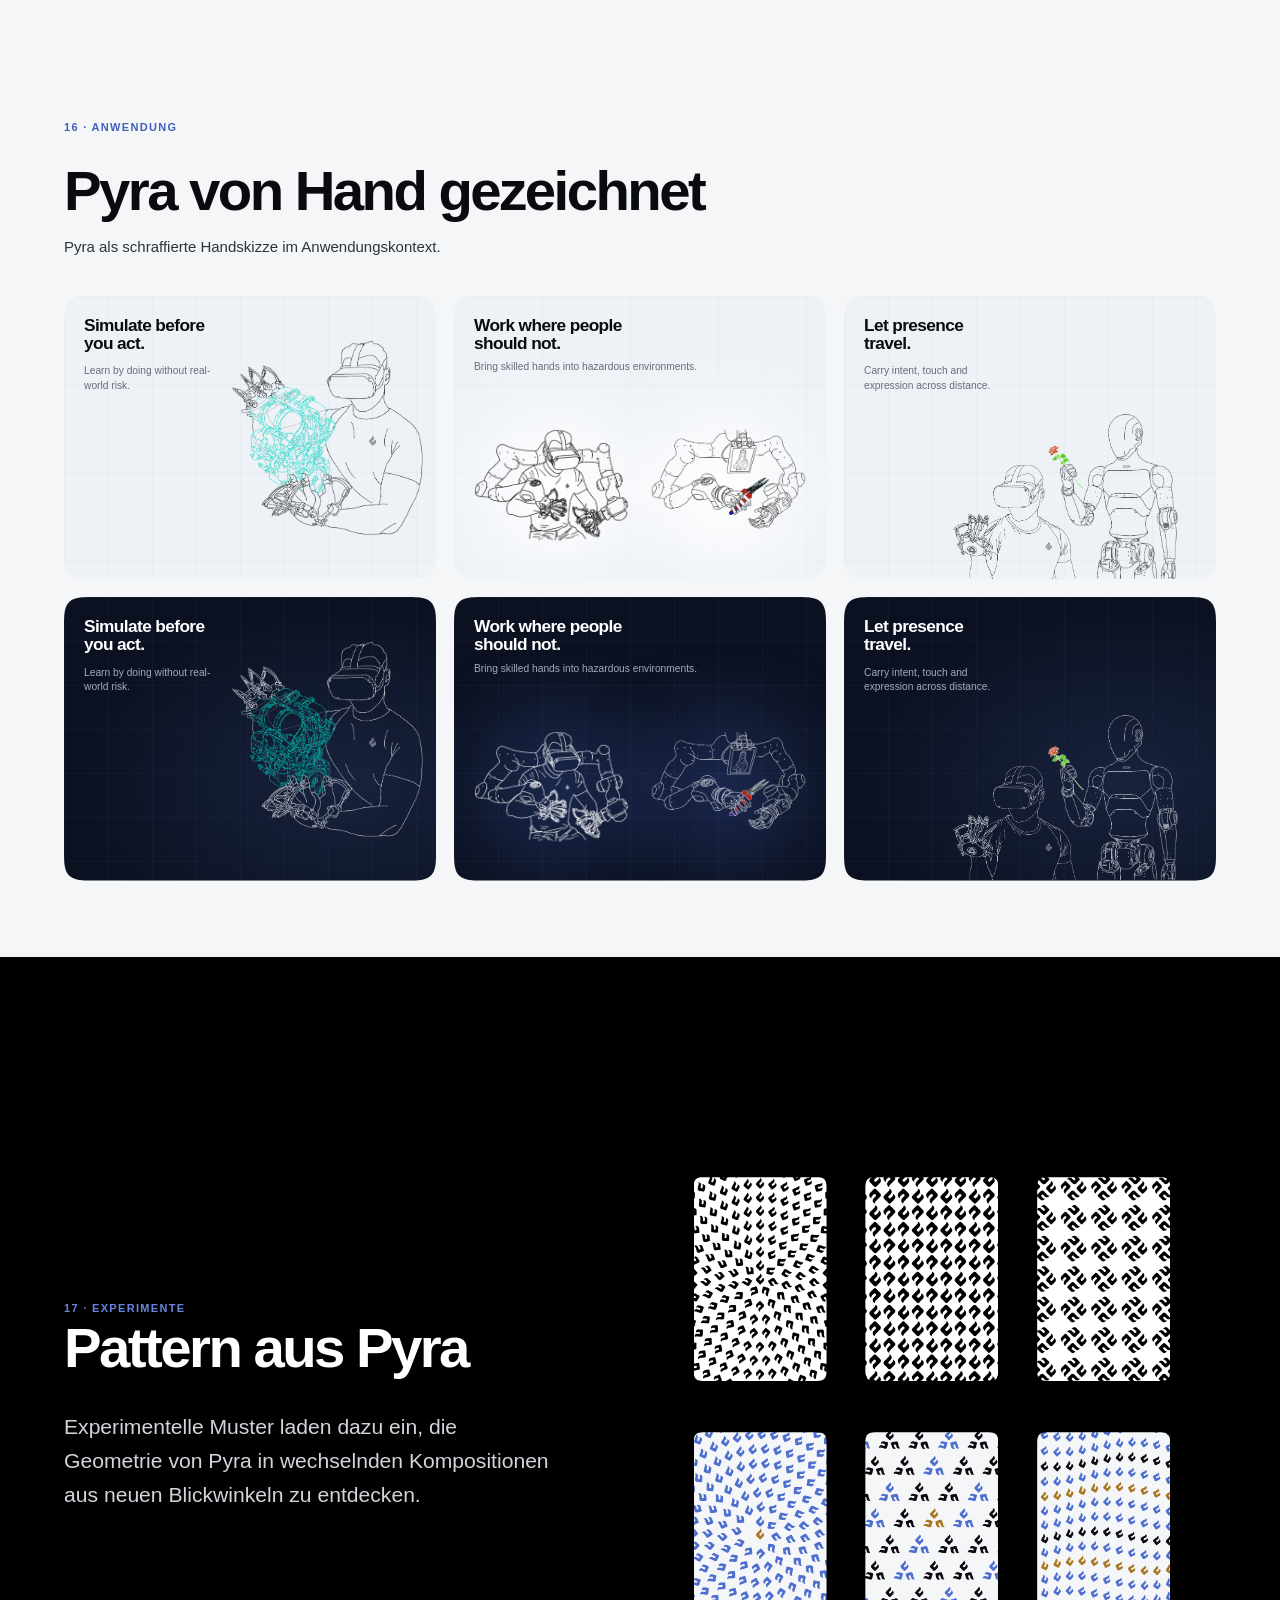
<file: pyra-rebrand/index.html>
<!doctype html>
<html lang="de">
<head>
<base href="./07_Pyra-Presentation/">
  <meta charset="utf-8">
  <meta name="viewport" content="width=device-width, initial-scale=1">
  <meta name="robots" content="index, follow">
  <title>Pyra Rebrand | FELYA</title>
  <meta name="description" content="Von der ersten Skizze zur neuen Identität: Entdecke Pyra, die neue FELYA-Bildmarke – ihre Idee, Entwicklung und Anwendungen.">
  <link rel="canonical" href="https://brand.felya.com/pyra-rebrand/">
  <meta property="og:type" content="website">
  <meta property="og:locale" content="de_DE">
  <meta property="og:site_name" content="FELYA">
  <meta property="og:title" content="Pyra Rebrand | FELYA">
  <meta property="og:description" content="Von der ersten Skizze zur neuen Identität: Entdecke Pyra, die neue FELYA-Bildmarke – ihre Idee, Entwicklung und Anwendungen.">
  <meta property="og:url" content="https://brand.felya.com/pyra-rebrand/">
  <meta property="og:image" content="https://brand.felya.com/pyra-rebrand/07_Pyra-Presentation/sharing/pyra-rebrand-social-1200x630-v1.jpg">
  <meta property="og:image:secure_url" content="https://brand.felya.com/pyra-rebrand/07_Pyra-Presentation/sharing/pyra-rebrand-social-1200x630-v1.jpg">
  <meta property="og:image:type" content="image/jpeg">
  <meta property="og:image:width" content="1200">
  <meta property="og:image:height" content="630">
  <meta property="og:image:alt" content="Blaues Pyra-Zeichen neben dem Titel Pyra Rebrand auf dunklem Grund.">
  <meta name="twitter:card" content="summary_large_image">
  <meta name="twitter:title" content="Pyra Rebrand | FELYA">
  <meta name="twitter:description" content="Von der ersten Skizze zur neuen Identität: Entdecke Pyra, die neue FELYA-Bildmarke – ihre Idee, Entwicklung und Anwendungen.">
  <meta name="twitter:image" content="https://brand.felya.com/pyra-rebrand/07_Pyra-Presentation/sharing/pyra-rebrand-social-1200x630-v1.jpg">
  <meta name="twitter:image:alt" content="Blaues Pyra-Zeichen neben dem Titel Pyra Rebrand auf dunklem Grund.">
  <link rel="icon" type="image/x-icon" href="./sharing/pyra-favicon-blue.ico?v=2">
  <link rel="icon" type="image/png" sizes="16x16" href="./sharing/pyra-favicon-blue-16.png?v=2">
  <link rel="icon" type="image/png" sizes="32x32" href="./sharing/pyra-favicon-blue-32.png?v=2">
  <link rel="icon" type="image/png" sizes="48x48" href="./sharing/pyra-favicon-blue-48.png?v=2">
  <link rel="icon" type="image/svg+xml" sizes="any" href="./pyra-favicon-blue.svg?v=2">
  <link rel="apple-touch-icon" sizes="180x180" href="./sharing/pyra-apple-touch-icon.png?v=2">
  <style>
    :root{--ink:#080808;--paper:#f4f3ef;--line:#c9c8c3;--muted:#6e6d68;--blue:#264b9b}*{box-sizing:border-box}html{scroll-snap-type:none;scroll-behavior:auto}body{margin:0;background:var(--paper);color:var(--ink);font-family:Arial,Helvetica,sans-serif;letter-spacing:-.035em}.slide{min-height:100svh;scroll-snap-align:none;padding:clamp(28px,5vw,76px);position:relative;display:flex;flex-direction:column;justify-content:space-between;overflow:hidden}.dark{background:var(--ink);color:var(--paper)}.eyebrow,.kicker{font-size:11px;letter-spacing:.13em;text-transform:uppercase;font-weight:700}.eyebrow{opacity:.58}.kicker{color:var(--muted)}.dark .kicker{color:#aaa8a1}h1,h2,p{margin:0}h1{font-size:clamp(68px,12vw,190px);font-weight:600;line-height:.82;max-width:1000px}h2{font-size:clamp(40px,7vw,100px);font-weight:600;line-height:.9;max-width:1000px}.deck{font-size:clamp(16px,1.65vw,24px);line-height:1.18;letter-spacing:-.025em;max-width:550px}.foot{display:flex;justify-content:space-between;gap:20px;font-size:11px;letter-spacing:.08em;text-transform:uppercase;color:var(--muted)}.dark .foot{color:#aaa8a1}.mark{font-weight:700}.cover-logo{width:min(58vw,770px);max-height:58vh;object-fit:contain;object-position:left center}.center{align-items:center;text-align:center}.center>*{align-self:center}.center .cover-logo{object-position:center}.hero-grid{display:grid;grid-template-columns:1fr 1.15fr;gap:clamp(30px,7vw,120px);align-items:center;flex:1;padding:4vh 0}.image-stage{display:flex;align-items:center;justify-content:center;min-height:0}.image-stage img{max-width:100%;max-height:65vh;object-fit:contain}.white-stage{background:#fff}.black-stage{background:#000}.split{display:grid;grid-template-columns:1fr 1fr;gap:1px;background:var(--line);margin:5vh calc(clamp(28px,5vw,76px)*-1) 0}.split>div{background:var(--paper);min-height:42vh;padding:clamp(20px,3vw,50px);display:flex;align-items:center;justify-content:center}.split .darkpane{background:#000}.split img{max-width:100%;max-height:38vh;object-fit:contain}.comparison{padding-top:3vh;display:grid;grid-template-columns:100px repeat(6,1fr);gap:1px;background:var(--line);font-size:11px;letter-spacing:.08em;text-transform:uppercase}.comparison>*{background:var(--paper);min-height:75px;padding:12px}.comparison .head{font-weight:700;min-height:auto}.comparison .head:first-child{color:var(--muted)}.comparison .label{display:flex;align-items:center;color:var(--muted);font-weight:700}.comparison .cell{display:flex;align-items:center;justify-content:center}.comparison .cell img{width:100%;height:72px;object-fit:contain}.comparison .horizontal img{height:56px}.comparison .vertical img{height:68px}.note{margin-top:20px;font-size:13px;line-height:1.3;max-width:900px;color:var(--muted);letter-spacing:-.01em}.timeline{display:grid;grid-template-columns:repeat(6,1fr);gap:1px;background:var(--line);margin-top:5vh}.timeline>div{background:var(--paper);padding:20px;min-height:235px;display:flex;flex-direction:column;justify-content:space-between}.timeline b{font-size:27px}.timeline p{font-size:15px;line-height:1.05;letter-spacing:-.02em}.full-image{width:100%;height:72vh;object-fit:contain;margin:3vh 0}.caption{font-size:13px;line-height:1.25;max-width:700px;letter-spacing:-.01em}.sequence{display:grid;grid-template-columns:repeat(6,1fr);gap:clamp(8px,1vw,16px);align-items:end;margin:5vh 0}.sequence figure{margin:0;min-width:0}.sequence div{height:min(34vw,370px);display:flex;align-items:center;justify-content:center;background:#fff}.sequence img{width:100%;height:100%;object-fit:contain}.sequence figcaption{padding-top:10px;font-size:12px;letter-spacing:.1em;text-transform:uppercase}.duo{display:grid;grid-template-columns:1fr 1fr;gap:clamp(20px,4vw,60px);align-items:center;flex:1;margin-top:4vh}.duo img{width:100%;max-height:64vh;object-fit:contain}.study-label{font-size:11px;letter-spacing:.1em;text-transform:uppercase;color:var(--muted);margin:10px 0}.identity-grid{display:grid;grid-template-columns:1fr 1.45fr;grid-template-rows:1fr 1fr;gap:1px;background:var(--line);margin:4vh 0;flex:1}.identity-grid>div{background:#fff;display:flex;align-items:center;justify-content:center;padding:4vw}.identity-grid .black{background:#000}.identity-grid img{max-width:100%;max-height:27vh;object-fit:contain}.identity-grid .symbol{grid-row:span 2}.gallery{display:grid;grid-template-columns:repeat(7,1fr);gap:1px;background:var(--line);margin-top:4vh}.gallery figure{margin:0;background:#fff;position:relative;aspect-ratio:.707}.gallery img{width:100%;height:100%;object-fit:cover}.gallery figcaption{position:absolute;bottom:0;left:0;background:var(--ink);color:#fff;padding:7px 9px;font-size:10px;letter-spacing:.1em}.color-gallery{grid-template-columns:repeat(4,1fr)}.color-gallery figure{aspect-ratio:.707}.media-grid{display:grid;grid-template-columns:1fr 1fr;gap:1px;background:var(--line);margin:4vh 0;flex:1}.media-grid figure{margin:0;background:#000;min-height:0;position:relative}.media-grid video{width:100%;height:100%;max-height:59vh;object-fit:contain;display:block}.media-grid figcaption{position:absolute;top:14px;left:14px;color:#fff;font-size:11px;letter-spacing:.11em;text-transform:uppercase;z-index:2}.media-grid .light{background:#fff}.media-grid .light figcaption{color:#111}.complete{padding:0;min-height:100vh;background:#000}.complete video{width:100%;height:100svh;object-fit:cover}.complete .overlay{position:absolute;inset:auto 5vw 5vw;display:flex;justify-content:space-between;font-size:11px;letter-spacing:.12em;text-transform:uppercase;color:#fff;z-index:2}.progress{position:fixed;right:22px;bottom:20px;z-index:10;font-size:11px;letter-spacing:.13em;color:#74736d;mix-blend-mode:difference;color:#fff}.progressbar{position:fixed;right:0;top:0;width:3px;height:100vh;background:#d8d7d1;z-index:10}.progressbar i{display:block;background:#080808;width:100%;height:0}.dark~.progressbar i{background:#fff}@media(max-width:760px){.hero-grid,.duo{grid-template-columns:1fr}.comparison{grid-template-columns:65px repeat(6,1fr);overflow:hidden}.comparison>*{padding:7px}.comparison .cell img{height:50px}.timeline{grid-template-columns:1fr}.timeline>div{min-height:110px}.sequence{grid-template-columns:repeat(2,1fr)}.gallery{grid-template-columns:repeat(3,1fr)}.color-gallery{grid-template-columns:repeat(2,1fr)}.media-grid{grid-template-columns:1fr}.identity-grid{grid-template-columns:1fr}.identity-grid .symbol{grid-row:auto}.slide{min-height:auto;padding-bottom:54px}.full-image{height:55vh}}
    /* FELYA Brand Guide v2.0 (August 2026): semantic palette, type and continuous surfaces */
    :root{--page:#F4F6F8;--surface:rgba(255,255,255,.78);--dark-surface:#111111;--divider:rgba(15,23,42,.12);--divider-dark:rgba(255,255,255,.12);--text:#090B0F;--text-soft:#2D333D;--text-muted:#656D7A;--blue:#4F70CF;--blue-strong:#3F60BD;--blue-dark:#6785DF;--gold:#A97825;--gold-dark:#DEB45F;--ink:var(--text);--paper:var(--page);--line:var(--divider);--muted:var(--text-muted)}
    body{font-family:Manrope,"Helvetica Neue",Arial,sans-serif;letter-spacing:0;background:var(--page);color:var(--text)}
    .slide{padding:clamp(32px,5vw,80px);background:var(--page)}.slide.dark,.complete{background:#000;color:#fff}.slide.dark::before{content:"";position:absolute;inset:0;pointer-events:none;background-image:linear-gradient(rgba(255,255,255,.055) 1px,transparent 1px),linear-gradient(90deg,rgba(255,255,255,.055) 1px,transparent 1px);background-size:160px 160px}.slide>*{position:relative;z-index:1}
    h1{font-weight:700;line-height:.95;letter-spacing:-.05em}h2{font-weight:700;line-height:.98;letter-spacing:-.045em}.deck{font-weight:400;line-height:1.6;letter-spacing:0;color:var(--text-soft)}.dark .deck{color:#D1D5DB}.eyebrow,.kicker{font-weight:750;letter-spacing:.12em;color:var(--blue-strong);opacity:1}.dark .eyebrow,.dark .kicker{color:var(--blue-dark)}.foot{font-weight:650;letter-spacing:.04em;color:var(--text-muted)}.dark .foot{color:#A2A6AE}.caption,.note{font-weight:400;line-height:1.6;letter-spacing:0;color:var(--text-soft)}.dark .caption,.dark .note{color:#D1D5DB}.study-label{font-weight:750;color:var(--blue-strong)}
    .image-stage,.white-stage{background:var(--surface);border:1px solid var(--divider);border-radius:32px}.dark .image-stage{background:var(--dark-surface);border-color:var(--divider-dark)}.split,.comparison,.timeline,.identity-grid,.gallery,.media-grid{gap:1px;background:var(--divider);border:1px solid var(--divider);border-radius:32px;overflow:hidden}.dark .gallery,.dark .media-grid{background:var(--divider-dark);border-color:var(--divider-dark)}.split>div,.comparison>*,.timeline>div,.identity-grid>div,.gallery figure{background:var(--surface)}.split .darkpane,.identity-grid .black,.media-grid figure{background:var(--dark-surface)}.split .darkpane{border:0}.comparison .head,.comparison .label,.sequence figcaption{font-weight:750;letter-spacing:.12em}.comparison .head:first-child,.comparison .label{color:var(--text-muted)}.comparison .head:nth-child(2){color:var(--blue-strong)}.comparison .head:last-child{color:var(--gold)}.timeline>div{min-height:245px}.timeline b{font-weight:700;letter-spacing:-.04em}.timeline p{font-weight:400;line-height:1.3;letter-spacing:0;color:var(--text-soft)}.sequence div{background:var(--surface);border:1px solid var(--divider);border-radius:24px}.sequence figcaption{color:var(--text-muted)}.sequence figure:first-child figcaption{color:var(--blue-strong)}.gallery figcaption{font-weight:750;letter-spacing:.1em;background:var(--text);color:#fff}.color-gallery figcaption{background:var(--blue-strong)}.media-grid figcaption,.complete .overlay{font-weight:750;letter-spacing:.12em}.media-grid .light{background:var(--surface)}.progressbar{width:2px;background:rgba(15,23,42,.12)}.progressbar i{background:var(--blue-strong)}.progress{font-family:Manrope,"Helvetica Neue",Arial,sans-serif;font-weight:750;letter-spacing:.1em}.full-image{border-radius:32px;background:var(--dark-surface);border:1px solid var(--divider-dark);padding:clamp(8px,1.5vw,22px)}.cover-logo{filter:none}
    @media(max-width:760px){.image-stage,.split,.comparison,.timeline,.identity-grid,.gallery,.media-grid,.full-image{border-radius:24px}.slide{padding:28px}.deck{line-height:1.5}}
    .prometheus-images{display:grid;grid-template-columns:1.25fr .75fr;gap:clamp(12px,2vw,24px);align-items:center}.prometheus-images figure{margin:0;display:flex;align-items:center;justify-content:center;background:var(--dark-surface);border:1px solid var(--divider-dark);border-radius:32px;padding:clamp(12px,2vw,28px)}.prometheus-images img{display:block;width:100%;max-height:54vh;object-fit:contain}.prometheus-images figure:last-child{background:var(--surface);border-color:var(--divider)}@media(max-width:760px){.prometheus-images{grid-template-columns:1fr}.prometheus-images figure{border-radius:24px}.prometheus-images img{max-height:44vh}}
    .split iframe{width:100%;height:min(38vh,520px);border:0;border-radius:24px;background:transparent}.comparison .cell.change{font-size:11px;line-height:1.25;text-align:center;font-weight:650;letter-spacing:.02em;color:var(--text-soft)}

    /* Screen review: keep overviews within the available slide height. */
    [hidden]{display:none!important}
    .review-controls{position:fixed;right:22px;top:18px;z-index:30;display:flex;gap:8px}
    .pdf-downloads{position:relative;font:12px Arial,sans-serif;letter-spacing:0;color:#090b0f}.pdf-downloads summary{padding:7px 10px;border:1px solid #a6aab1;border-radius:4px;background:#fff;cursor:pointer}.pdf-downloads>div{position:absolute;right:0;top:calc(100% + 8px);width:245px;background:#fff;border:1px solid #d9dde5;border-radius:12px;padding:8px;box-shadow:0 6px 24px #0002}.pdf-downloads a{display:block;padding:12px;color:#090b0f;text-decoration:none;border-radius:6px}.pdf-downloads a:hover,.pdf-downloads a:focus-visible{background:#e9eef9}
    .review-controls button{font:12px Arial,sans-serif;border:1px solid #a6aab1;border-radius:4px;background:#fff;color:#090b0f;padding:7px 10px;cursor:pointer}
    .hero-grid>*{min-width:0}.split{flex-shrink:0}
    .gallery{height:62vh;grid-template-rows:repeat(4,minmax(0,1fr));flex-shrink:0}
    .gallery figure{aspect-ratio:auto;min-height:0}.gallery img{object-fit:contain}
    .color-gallery{grid-template-rows:repeat(3,minmax(0,1fr))}
    .gallery figcaption{padding:3px 5px;font-size:10px;top:0;bottom:auto;z-index:1}
    .complete video{object-fit:contain}
    .prometheus-images{grid-template-columns:1.5fr .65fr}
    .hero-grid.prometheus{grid-template-columns:1fr;gap:24px}
    .prometheus h2{font-size:clamp(36px,5vw,70px)}
    .prometheus .deck{display:none}
    .prometheus-images{max-width:1050px;width:100%;margin:auto;grid-template-columns:1.5fr .7fr}
    .prometheus-images img{max-height:55vh}
    @media(max-width:760px){.gallery{height:auto;grid-template-rows:none}.gallery figure{aspect-ratio:.707}.review-controls{top:6px;right:6px}}
    @media print{.review-controls,.progress,.progressbar{display:none!important}.slide{break-after:page}.slide:last-of-type{break-after:auto}}

    /* Structured review: retain brand palette, flatten repeated panels. */
    .slide{gap:24px;min-height:100svh;justify-content:flex-start}
    .slide h2{font-size:clamp(34px,4.4vw,64px);line-height:1.08;max-width:none}
    .slide.center{justify-content:space-between}.slide.dark::before{display:none}
    .eyebrow{margin-bottom:4px}.caption{font-size:15px;max-width:1000px;margin-top:auto}
    .image-stage,.white-stage,.full-image,.sequence div,.identity-grid,.split,.gallery,.media-grid{border-radius:0}
    .image-stage{border:0}.version-overview .full-image{margin:auto 0;max-height:none!important;height:auto;max-width:100%;padding:0;border:0;border-radius:0}
    .sequence.evolution{grid-template-columns:repeat(3,1fr);align-items:start;gap:40px;margin:auto 0}
    .evolution div{height:38vh;border:0;background:#fff}.evolution img{height:90%;width:90%}.evolution figcaption{font-size:20px;color:var(--text);padding:18px 0 10px}
    .evolution p{font-size:17px;line-height:1.5;max-width:300px}
    .construction{width:100%;height:65vh;object-fit:contain;margin:auto}.symbol-construction{height:68vh}
    .identity-grid{max-height:64vh;min-height:420px;margin:0}.identity-grid .black img{max-height:19vh;max-width:65%}
    .legacy-grid{display:grid;grid-template-columns:120px 1fr 1fr;grid-template-rows:40px 1fr 1fr;gap:0 40px;flex:1;max-height:62vh;min-height:420px;margin-top:28px}
    .legacy-grid h3{font-size:20px;text-align:center;margin:0}.legacy-grid>div{display:flex;align-items:center;justify-content:center;border-bottom:1px solid var(--divider);min-height:0}
    .legacy-grid img{width:76%;max-height:12vh;object-fit:contain}.legacy-grid img.legacy-symbol{width:auto;height:19vh;max-height:19vh;max-width:90%}.legacy-grid img.current-symbol{width:auto;height:22vh;max-height:22vh;max-width:90%}
    .row-label{align-self:center;font-size:16px;color:var(--text-muted)}
    .study-pair{display:grid;grid-template-columns:1fr 1fr;gap:0;flex:1;max-height:72vh;min-height:480px;border:0}
    .study-pair figure{margin:0;background:#fff;display:flex;justify-content:center;align-items:center;min-height:0}.study-pair img{height:100%;width:100%;object-fit:contain}.study-pair .black{background:#000}
    .prometheus-grid{display:grid;grid-template-columns:1fr 1fr;grid-template-rows:1fr 1fr;height:71vh;border:0}
    .prometheus-grid figure{margin:0;background:#fff;min-height:0;display:flex;align-items:center;justify-content:center;position:relative}.prometheus-grid .black{background:#000;color:#fff}.prometheus-grid img{width:100%;height:100%;object-fit:contain}.prometheus-grid figcaption{position:absolute;bottom:12px;left:20px;font-size:12px}
    .patterns,.patterns .image-stage,.patterns .gallery,.patterns .gallery figure{background:#000!important}.patterns .gallery{border:0;gap:14px}.patterns .gallery img{background:#000}.patterns .gallery figcaption{background:#000}.patterns .image-stage img{max-height:66vh}
    .motion-pair{display:grid;grid-template-columns:1fr 1fr;gap:28px;flex:1;min-height:0}.motion-pair figure{margin:0;display:flex;flex-direction:column;gap:18px}.motion-pair figcaption{font-size:18px}.motion-pair video,.motion-pair iframe{width:100%;height:65vh;object-fit:contain;border:0;background:#000}
    .slide>video,.slide>iframe{width:100%;height:68vh;object-fit:contain;border:0;margin:auto}.complete{padding:0;gap:0}.complete>video{height:100svh;margin:0}
    .split{margin:0;flex:1;max-height:70vh}.split>div{min-width:0}
    @media(max-width:760px){.slide{min-height:100svh}.sequence.evolution{gap:12px}.evolution div{height:26vh}.evolution p{font-size:13px}.evolution figcaption{font-size:17px}.legacy-grid{grid-template-columns:66px 1fr 1fr;gap:12px;min-height:400px}.legacy-grid h3{font-size:16px}.row-label{font-size:12px}.study-pair{min-height:400px}.motion-pair{grid-template-columns:1fr}.motion-pair video,.motion-pair iframe{height:60vh}.prometheus-grid{height:74vh}.prometheus-grid figcaption{font-size:10px;left:8px}.identity-grid{max-height:none;min-height:600px}.patterns .gallery{height:auto}.version-overview{min-height:70svh}}

    /* Review refinements: cover alignment, image framing and like-for-like studies. */
    .cover{height:100svh;min-height:100svh;padding:0}
    .cover-date{position:absolute;bottom:5vh;left:0;width:100%;text-align:center;font-size:13px;letter-spacing:.12em;color:#a2a6ae}
    .cover>h1{position:absolute;top:9vh;left:0;width:100%;max-width:none;padding:0 24px;font-size:clamp(17px,1.65vw,24px);font-weight:400;letter-spacing:0;line-height:1.3;text-align:center}
    .cover-center{position:absolute;left:50%;top:50%;transform:translate(-50%,-50%);width:min(58vw,770px)}
    .cover-center h1{position:absolute;bottom:calc(100% + 32px);width:100%;font-size:clamp(17px,1.65vw,24px);font-weight:400;letter-spacing:0;line-height:1.3;text-align:center}
    .cover-center .cover-logo{display:block;width:100%;height:auto;max-height:none}
    #skizzen .image-stage{background:transparent;border:1px solid #dedcce;overflow:hidden;box-shadow:0 10px 35px rgba(15,23,42,.07)}
    #skizzen .image-stage img{display:block;width:100%;height:auto;max-height:none}
    .refinement-intro{font-size:clamp(16px,1.4vw,21px);line-height:1.5;max-width:960px;color:var(--text-soft)}
    .identity-grid{height:60vh;min-height:0;max-height:none;flex:none;grid-template-rows:repeat(2,minmax(0,1fr))}
    .identity-grid>div{min-width:0;min-height:0;padding:24px}
    .identity-grid img{width:100%;height:100%;max-height:27vh;object-fit:contain}
    .identity-grid .black img{width:65%;height:100%;max-width:65%;max-height:19vh}
    .study-pair{width:min(100%,1160px);height:58vh;min-height:0;max-height:58vh;flex:none;align-self:center;margin:auto 0}
    .prometheus-grid{width:min(86%,108vh);height:auto;min-height:0;grid-template-rows:repeat(2,auto);gap:1px;background:#000;margin:auto;flex:none}
    .prometheus-grid figure{min-width:0;padding:14px 0;border-radius:0;overflow:hidden}
    .prometheus-grid figure.black:last-child{overflow:visible}
    .prometheus-grid figure.black:last-child::before{content:"";position:absolute;top:-1px;left:0;right:0;height:1px;background:#fff;pointer-events:none}
    .prometheus-canvas{position:relative;width:90%;aspect-ratio:2392/1219}
    .prometheus-grid .prometheus-canvas img{position:absolute;left:0;object-fit:contain}
    .pattern-selection{display:grid;grid-template-columns:repeat(3,minmax(0,1fr));grid-template-rows:repeat(2,minmax(0,1fr));gap:14px;height:65vh}
    .pattern-selection figure{margin:0;min-height:0;background:transparent;padding:0}
    .pattern-selection img{display:block;width:100%;height:100%;object-fit:cover}
    .animation-divider{justify-content:center;gap:28px}.animation-divider .deck{max-width:none}
    @media(max-width:760px){.cover-center{width:80vw}.cover-center h1{bottom:calc(100% + 24px);font-size:17px}.identity-grid{height:auto;grid-template-rows:repeat(3,220px)}.identity-grid .symbol{grid-row:auto}.identity-grid img{max-height:160px}.identity-grid .black img{max-height:160px}.prometheus-grid{height:auto}.study-pair{height:54vh;max-height:none}.pattern-selection{height:60vh;gap:8px}.pattern-selection figure{padding:4px}.prometheus-canvas{min-height:0}}
    /* Brand surfaces: fallback radii; continuous-corners.js supplies the exact curve. */
    .image-stage,.construction-frame,.version-overview .full-image,.evolution figure>div,.identity-grid,.study-pair,.prometheus-grid,.split,.motion-pair video,.motion-pair iframe,.slide>iframe,.slide:not(.complete)>video{border-radius:32px;overflow:hidden}
    .pattern-selection figure,.gallery img{border-radius:14px;overflow:hidden}
    .pattern-selection figure{padding:0}
    .pattern-selection{gap:clamp(12px,1.2vw,20px);width:88%;height:55vh;justify-self:center}
    .pattern-selection figure{width:85%;height:85%;place-self:center}
    .construction-frame{width:min(100%,1440px);margin:auto;background:#fff;flex:none}
    .construction-frame-symbol{width:min(100%,64vh)}
    .construction-frame img.construction{display:block;width:100%;height:auto;max-height:none;margin:0}
    .version-overview .full-image{padding:10px;border-radius:32px}
    .gallery figure{display:flex;align-items:center;justify-content:center;padding-right:30px}
    .color-gallery figure{padding-right:88px}
    .gallery figcaption{text-align:left;line-height:1.4;padding:0;overflow-wrap:anywhere}
    .gallery img{width:auto;height:auto;max-width:100%;max-height:100%}
    #skizzen{gap:22px}
    .sketch-origin{display:grid;grid-template-columns:1fr 1.7fr;gap:clamp(32px,4vw,64px);align-items:center;margin:8px 0 12px}
    .sketch-origin p{font-size:clamp(16px,1.25vw,20px);line-height:1.6;color:var(--text-soft)}
    .sketch-origin p+p{margin-top:20px}
    .sketch-meanings{display:grid;grid-template-columns:repeat(3,minmax(0,1fr));gap:24px 36px;margin:clamp(16px,3vh,32px) 0 0}
    .sketch-meanings>div{border-top:1px solid var(--divider);padding-top:12px}
    .sketch-meanings dt{font-size:17px;font-weight:700;margin-bottom:7px}
    .sketch-meanings dd{font-size:16px;line-height:1.45;margin:0;color:var(--text-soft)}
    #skizzen>.caption{margin-top:8px;max-width:none}
    .identity-grid{grid-template-columns:1fr 1.5fr;width:min(100%,1120px);align-self:center}
    .identity-grid>div:not(.symbol):not(.black) img{width:74%;max-height:20vh}
    .identity-grid .symbol img{width:65%;max-height:30vh}
    .identity-grid .black img{width:65%;max-height:21vh}
    @media(max-width:760px){.identity-grid{grid-template-columns:1fr}.identity-grid .symbol img,.identity-grid .black img,.identity-grid>div:not(.symbol):not(.black) img{max-height:160px}}
    @media(max-width:760px){.sketch-origin{grid-template-columns:1fr;gap:24px}.sketch-meanings{grid-template-columns:1fr 1fr;gap:20px}.sketch-meanings dt{font-size:16px}.sketch-meanings dd{font-size:14px}}
    .v0-description{margin-top:28px;font-size:clamp(16px,1.35vw,20px);line-height:1.55;color:var(--text-soft)}
    .v0-description p+p{margin-top:20px}
    .slide[data-title="V0"] .eyebrow{margin-bottom:28px}
    .animation-appendix{background:#080808;color:#fff}
    .animation-appendix>summary{padding:36px clamp(28px,5vw,76px);font-size:24px;font-weight:600;cursor:pointer;list-style-position:inside}
    .animation-appendix>summary:focus-visible{outline:2px solid #fff;outline-offset:-8px}
    @media print{.animation-appendix{display:none!important}}
    .application-comparison{display:flex;justify-content:center;gap:clamp(72px,12vw,192px);margin:auto 0}
    .application-comparison figure{margin:0;min-width:0;text-align:center}
    .application-comparison img{display:block;height:60vh;max-width:100%;object-fit:contain;border-radius:24px}
    .application-comparison figcaption{font-size:16px;margin-top:14px}
    .wear-test{display:flex;flex-wrap:wrap;justify-content:center;gap:40px 56px;width:min(100%,1060px);margin:auto;}
    .wear-test figure{margin:0;width:calc((100% - 112px)/3);max-width:27vh}
    .wear-test img{display:block;width:100%;height:auto;border-radius:24px}
    .wear-test figcaption{margin-top:8px;font-size:15px;text-align:center}
    @media(max-width:760px){.application-comparison{gap:16px}.application-comparison img{height:auto;width:100%}.wear-test{gap:24px}.wear-test figure{width:calc((100% - 24px)/2);max-width:none}}
    .name-reveal{background:#000;color:#fff;justify-content:center}
    .name-composition{display:grid;grid-template-columns:1.1fr 1fr;gap:clamp(60px,8vw,140px);align-items:center;width:min(100%,1200px);margin:auto}
    .name-reveal .eyebrow{color:var(--blue-dark);opacity:1;margin-bottom:30px}
    .name-reveal h2{font-size:clamp(88px,10vw,150px);font-weight:500;letter-spacing:.025em;line-height:1.1}
    .name-subtitle{max-width:440px;font-size:clamp(20px,1.65vw,24px);line-height:1.45;letter-spacing:0;color:#fff;margin-top:24px;text-wrap:balance}
    .name-story{max-width:480px;margin-top:36px;font-size:clamp(17px,1.3vw,19px);line-height:1.65;letter-spacing:0;color:#b9bec7}
    .name-story p+p{margin-top:20px}
    .name-symbol{width:100%;height:43vh;object-fit:contain}
    @media(max-width:760px){.name-composition{grid-template-columns:1fr;gap:40px}.name-story{margin-top:28px}.name-symbol{height:28vh}.name-reveal{padding-top:54px;padding-bottom:54px}}
    .slide[data-title="Konstruktion der Wortmarke"] .construction-frame{margin:auto auto 0;align-self:center}
    .slide[data-title="Konstruktion der Wortmarke"]>.caption{margin-top:-12px;margin-bottom:auto}
    .sketch-origin>div:first-child{max-width:430px;align-self:center;padding:12px 0}
    .sketch-origin p{line-height:1.65;text-wrap:pretty}
    .sketch-meaning-section{margin-top:clamp(16px,3vh,32px)}
    .sketch-meaning-section h3{font-size:clamp(20px,1.7vw,25px);font-weight:600;line-height:1.4;letter-spacing:0;max-width:900px;margin:0 0 24px;text-wrap:balance}
    .sketch-meaning-section .sketch-meanings{margin:0}
    @page{size:A4 landscape;margin:0}
    @media print{
      html,body{width:297mm;margin:0;padding:0;-webkit-print-color-adjust:exact;print-color-adjust:exact}
      body>.slide{width:297mm;height:210mm;min-height:210mm;max-height:210mm;padding:12mm;gap:16px;break-inside:avoid;break-after:page;overflow:hidden}
      body>.slide:last-of-type{break-after:auto}
      .animation-appendix,.review-controls,.progress,.progressbar{display:none!important}
      .slide h2{font-size:42px}.slide .eyebrow{font-size:10px}
      .cover{padding:0!important}.cover-center{width:60%}.cover>h1{top:17mm}.cover-date{bottom:12mm}
      #skizzen{gap:14px}.sketch-origin{margin:0;gap:32px}.sketch-origin p{font-size:15px;line-height:1.5}.sketch-origin p+p{margin-top:14px}
      .sketch-meaning-section{margin-top:12px}.sketch-meaning-section h3{font-size:19px;margin-bottom:16px}.sketch-meanings{gap:16px 28px}.sketch-meanings dt{font-size:14px}.sketch-meanings dd{font-size:13px}
      .v0-description{font-size:15px;margin-top:20px}.v0-description p+p{margin-top:14px}
      .name-reveal h2{font-size:112px}.name-composition{gap:70px}.name-story{font-size:17px}.name-subtitle{font-size:21px}
      .version-overview .full-image{height:145mm;max-height:145mm!important;margin:0;flex:none}.refinement-intro{font-size:15px}
      .construction-frame-symbol{width:135mm}.construction-frame{max-height:145mm}.construction-frame img.construction{max-height:145mm;object-fit:contain}
      .identity-grid{height:137mm}.study-pair{height:133mm;max-height:133mm}
      .legacy-grid{min-height:0;height:135mm;margin-top:16px}
      .gallery{height:140mm;margin-top:10px}.gallery figcaption{font-size:9px}
      .application-comparison img{height:140mm}.application-comparison{gap:35mm}
      .wear-test figure{width:56mm;max-width:56mm}.wear-test{width:210mm;gap:24px 48px}
    }
    .legacy-combined{display:grid;grid-template-columns:1fr 1fr;gap:clamp(40px,6vw,96px);width:100%;flex:1;align-items:center;margin-top:28px}
    .legacy-combined figure{margin:0;min-width:0;display:flex;flex-direction:column;gap:48px;align-items:center}
    .legacy-combined h3{margin:0;font-size:20px;font-weight:600}
    .legacy-combined img{width:72%;height:19vh;object-fit:contain}
    .website-comparison{display:grid;grid-template-columns:1fr 1fr;gap:32px;margin:auto 0;align-items:center}
    .website-comparison figure{margin:0;min-width:0}
    .website-comparison img{display:block;width:100%;height:auto;border-radius:24px}
    .website-comparison figcaption{text-align:center;font-size:14px;color:var(--text-muted);margin-top:14px}
    @media screen and (max-width:760px){.website-comparison{grid-template-columns:1fr}}
    .study-pair,.prometheus-grid{width:min(86%,108vh);height:auto;max-height:none;aspect-ratio:1.94;grid-template-rows:repeat(2,minmax(0,1fr));flex:none;margin:auto}
    .study-pair{grid-template-rows:minmax(0,1fr)}
    .study-pair img{max-height:100%;padding:18px}
    .legacy-combined{flex:none;min-height:38vh;margin:auto 0 0;gap:0;background:#fff;border:1px solid var(--divider);border-radius:32px;overflow:hidden}
    .legacy-combined figure{height:100%;justify-content:center;gap:24px;padding:32px 0}
    .legacy-combined figure+figure{border-left:1px solid var(--divider)}
    .legacy-combined figcaption{font-size:16px;color:var(--text-muted)}
    @media print{
      .name-composition{width:245mm;grid-template-columns:1.15fr 1fr;gap:18mm;align-items:center}
      .name-copy{padding-left:3mm}.name-reveal h2{font-size:120px;letter-spacing:.01em}
      .name-reveal .eyebrow{margin-bottom:18px}.name-subtitle{font-size:20px;max-width:105mm;margin-top:18px}
      .name-story{font-size:16px;max-width:108mm;margin-top:28px}.name-symbol{height:95mm;width:100%;transform:translateX(-10mm)}
      .study-pair,.prometheus-grid{width:226mm;height:116.5mm;max-height:116.5mm}
      .identity-grid{height:130mm}.legacy-combined{min-height:100mm}
    }
    .website-sketches{display:grid;grid-template-columns:1fr 1fr;gap:40px;width:100%;margin:auto 0;align-items:start}
    .website-sketches>div{display:grid;grid-template-columns:repeat(3,minmax(0,1fr));gap:14px;align-items:start}
    .website-sketches img{display:block;width:100%;height:auto}
    @media print{.website-sketches{gap:10mm}.website-sketches>div{gap:3mm}}
    .sketch-cards{display:grid;grid-template-columns:repeat(3,minmax(0,1fr));grid-template-rows:repeat(2,minmax(0,1fr));gap:18px;width:100%;height:65vh;margin:auto 0}
    .sketch-card{position:relative;overflow:hidden;border-radius:24px;background-color:#eef2f7;background-image:linear-gradient(#53617e09 1px,transparent 1px),linear-gradient(90deg,#53617e09 1px,transparent 1px);background-size:44px 44px;display:grid;grid-template-columns:42% 58%;padding:20px;gap:8px;color:#090b0f}
    .sketch-card.dark{background-color:#0b1120;background-image:radial-gradient(ellipse at 75% 65%,#23315788,transparent 70%),linear-gradient(#9eb4ed0b 1px,transparent 1px),linear-gradient(90deg,#9eb4ed0b 1px,transparent 1px);color:white}
    .sketch-card header{position:relative;z-index:2;align-self:start}.sketch-card h3{font-size:clamp(15px,1.35vw,23px);line-height:1.06;letter-spacing:-.035em;margin:0}
    .sketch-card header p{font-size:clamp(9px,.8vw,13px);line-height:1.4;color:#656d7a;margin-top:12px}.sketch-card.dark header p{color:#a2aabd}
    .sketch-art{position:relative;min-height:0;height:100%;display:flex;align-items:center;justify-content:center}.sketch-art img{width:100%;height:100%;object-fit:contain;min-height:0}
    .sketch-card.hazard .sketch-art{display:grid;grid-template-rows:1fr 1fr;gap:10px}.sketch-card.presence .sketch-art{display:block}.sketch-card.presence img{position:absolute;bottom:0;width:62%;height:90%;object-position:bottom}.sketch-card.presence .motif-0{left:-8%;z-index:1}.sketch-card.presence .motif-1{right:-4%;transform:scaleX(-1)}
    @media print{.sketch-cards{height:135mm;gap:5mm}.sketch-card{padding:4mm;gap:2mm;border-radius:5mm}.sketch-card h3{font-size:16px}.sketch-card header p{font-size:10px;margin-top:10px}}
    .sketch-card.dark{background-size:100% 100%,44px 44px,44px 44px}
    .sketch-card.hazard{display:block}
    .sketch-card.hazard header{max-width:100%}
    .sketch-card.hazard header p{max-width:90%;margin-top:8px}
    .sketch-card.hazard .sketch-art{position:absolute;left:5%;right:5%;bottom:5%;height:56%;display:grid;grid-template-columns:1fr 1fr;grid-template-rows:1fr;gap:6%;isolation:isolate}
    .sketch-card.hazard .sketch-art::before,.sketch-card.hazard .sketch-art::after{content:"";position:absolute;z-index:-1;top:50%;width:75%;aspect-ratio:1;transform:translate(-50%,-50%);background:radial-gradient(circle,#ffffffed 0%,#ffffff88 34%,#ffffff22 60%,transparent 86%);filter:blur(9px);pointer-events:none}
    .sketch-card.hazard .sketch-art::before{left:25%}.sketch-card.hazard .sketch-art::after{left:75%}
    .sketch-card.hazard.dark{background-image:linear-gradient(#9eb4ed0b 1px,transparent 1px),linear-gradient(90deg,#9eb4ed0b 1px,transparent 1px);background-size:44px 44px}
    .sketch-card.hazard.dark .sketch-art::before,.sketch-card.hazard.dark .sketch-art::after{background:radial-gradient(circle,rgba(78,115,224,.24) 0%,rgba(78,115,224,.135) 34%,rgba(78,115,224,.055) 57%,rgba(78,115,224,.015) 72%,transparent 86%)}
    .sketch-card.presence .sketch-art{position:absolute;left:29%;right:0;bottom:-1px;height:77%;display:block}
    .sketch-card.presence img{height:auto;object-position:bottom}
    /* Website reference: rendered widths 480:504, heights 447.125:638.75. */
    .sketch-card.presence .motif-0{left:-5%;width:58%;z-index:1}.sketch-card.presence .motif-1{right:0;width:60.9%}
    /* Scale the pair as one composition; retain the website's relative sizes. */
    @media screen{.sketch-card.presence .sketch-art{transform:translateX(-5%) scale(.82);transform-origin:center bottom}}
    @media print{.sketch-card.presence .sketch-art{transform:translateX(-6%)}}
    /* Keep the intentional two-line headings; do not wrap inside either line. */
    .sketch-card h3{white-space:nowrap}
    .favicon-layout{display:grid;grid-template-columns:minmax(0,1fr) 160px;gap:60px;align-items:center;width:100%;max-width:1080px;margin:32px auto}.favicon-browsers{display:grid;grid-template-columns:1fr 1fr;gap:26px}.favicon-panel{background:#fff;color:#111;border:1px solid #dce1e9;border-radius:24px;overflow:hidden;padding:22px}.favicon-panel.night{background:#101218;color:#fff;border-color:#101218}.favicon-tab{display:flex;align-items:center;gap:12px;padding:12px 16px;background:#eef1f6;border-radius:12px 12px 0 0;font-size:13px;letter-spacing:0}.night .favicon-tab{background:#292d36}.tab-close{margin-left:auto;color:#8b929f}.favicon-address{padding:12px 16px;font-size:11px;letter-spacing:0;border-bottom:1px solid #e3e6ec;color:#7a8190}.night .favicon-address{border-color:#333845;color:#a7adba}.favicon-sizes{display:flex;justify-content:space-between;gap:12px;padding-top:34px}.favicon-sizes figure{margin:0;text-align:center}.favicon-sizes figure>div{height:60px;display:flex;align-items:center;justify-content:center}.favicon-sizes img{display:block;max-width:none;object-fit:contain}.favicon-sizes figcaption,.favicon-app figcaption{font-size:11px;letter-spacing:0;margin-top:15px;color:#778091}.night figcaption{color:#acb3c0}.favicon-app{margin:0;text-align:center}.favicon-app img{width:120px;height:120px;border-radius:26px}.favicon-insight{color:var(--text-muted)}@supports(corner-shape:superellipse(1.5)){.favicon-panel,.favicon-app img{corner-shape:superellipse(1.5)}}@media print{.favicon-layout{max-width:240mm;margin:12mm auto;gap:12mm;grid-template-columns:minmax(0,1fr) 38mm}.favicon-panel{padding:18px}.favicon-slide h2{font-size:42px}.favicon-slide .caption{font-size:15px}.favicon-slide .favicon-insight{font-size:12px}}@media(max-width:760px){.favicon-layout{grid-template-columns:1fr;gap:24px}.favicon-browsers{gap:12px}.favicon-panel{padding:12px}}
    .favicon-slide{justify-content:flex-start;gap:24px}.favicon-subtitle{font-size:22px;font-weight:650;line-height:1.4;margin-top:22px;color:var(--blue-strong)}.favicon-layout{display:block;max-width:1000px;margin:26px auto 0}.favicon-browsers{gap:32px}.favicon-panel{padding:30px}.favicon-theme-label{font-size:14px;font-weight:600;letter-spacing:0;margin:0 0 26px}.favicon-size-label{font-size:11px;letter-spacing:.03em;color:#778091;margin-top:28px}.night .favicon-size-label{color:#acb3c0}.favicon-sizes{padding-top:14px;justify-content:space-around}.favicon-insight{width:100%;max-width:1000px;margin:0 auto;text-align:left}@media print{.favicon-slide{gap:16px}.favicon-subtitle{font-size:20px;margin-top:18px}.favicon-layout{max-width:240mm;margin:8mm auto 0;display:block}.favicon-panel{padding:24px}.favicon-insight{max-width:240mm;margin:0 auto!important}.favicon-theme-label{margin-bottom:22px}}
    #skizzen{justify-content:flex-start;gap:24px}#skizzen .sketch-origin{margin:10px 0 0;grid-template-columns:1fr 1.6fr}#skizzen .sketch-meaning-section{margin-top:18px}#skizzen .sketch-meaning-section h3{font-size:22px;margin-bottom:24px;text-wrap:initial}#skizzen .sketch-meanings{gap:26px 38px}#skizzen .sketch-meanings>div{border:0;padding:0}.v0-slide{justify-content:flex-start;gap:24px}.v0-layout{display:grid;grid-template-columns:1fr 1.15fr;gap:64px;align-items:center;flex:1}.v0-layout .v0-description{margin:0}.v0-layout .image-stage{transform:translateY(24px)}.v0-layout .image-stage img{width:100%}@media print{#skizzen{gap:16px}#skizzen .sketch-origin{margin:4px 0 0;grid-template-columns:1fr 1.65fr;gap:36px}#skizzen .sketch-origin p{font-size:15px;line-height:1.6}#skizzen .sketch-origin .image-stage{max-height:74mm}#skizzen .sketch-origin img{max-height:74mm}#skizzen .sketch-meaning-section{margin-top:12px}#skizzen .sketch-meaning-section h3{font-size:20px;margin-bottom:22px}#skizzen .sketch-meanings{gap:22px 34px}#skizzen .sketch-meanings dt{font-size:14px;margin-bottom:6px}#skizzen .sketch-meanings dd{font-size:13px;line-height:1.5}.v0-slide{gap:16px}.v0-layout{flex:0;margin-top:15mm;gap:14mm;grid-template-columns:1fr 1.12fr}.v0-layout .v0-description{font-size:15px;line-height:1.65}.v0-layout .v0-description p+p{margin-top:18px}.v0-layout .image-stage{transform:translateY(7mm)}}@media screen and (max-width:760px){.v0-layout{grid-template-columns:1fr;gap:24px}.v0-layout .image-stage{transform:none}#skizzen .sketch-origin{grid-template-columns:1fr}}
    @media print{#skizzen .sketch-meaning-section h3{font-size:18px}}
    .proportions-slide{justify-content:flex-start;gap:24px}.proportions-intro{margin-top:18px;max-width:850px}.proportions-slide .sequence.evolution{width:100%;max-width:1200px;align-self:center;gap:36px;margin:28px 0 0}.proportions-slide .evolution figure>div{height:30vh;max-height:320px}.proportions-slide .evolution img{width:66%;height:74%;object-fit:contain}.proportions-slide .evolution figcaption{font-size:18px;text-transform:none;letter-spacing:0;color:var(--text);font-weight:650;line-height:1.4;padding:20px 0 12px}.proportions-slide .evolution figcaption span{display:block;font-size:11px;letter-spacing:.1em;color:var(--blue-strong);margin-bottom:7px}.proportions-slide .evolution p{font-size:15px;line-height:1.55;max-width:none;color:var(--text-soft)}.proportions-note{margin-top:8px;color:var(--text-muted)}@media print{.proportions-slide{gap:16px}.proportions-slide h2{font-size:38px}.proportions-intro{font-size:14px;margin-top:14px}.proportions-slide .sequence.evolution{margin:7mm 0 0;gap:9mm}.proportions-slide .evolution figure>div{height:65mm;max-height:none}.proportions-slide .evolution figcaption{font-size:17px;padding:16px 0 10px}.proportions-slide .evolution p{font-size:13px;line-height:1.5}.proportions-note{font-size:11px;margin-top:6px}}@media screen and (max-width:760px){.proportions-slide .sequence.evolution{grid-template-columns:1fr}.proportions-slide .evolution figure>div{height:240px}}
    .proportions-slide .evolution figure:first-child figcaption{color:var(--text)}
    .proportions-slide .proportions-note{align-self:center;text-align:center;max-width:none;width:100%;margin-top:42px}
    @media screen{.proportions-slide .proportions-note{margin-top:clamp(90px,12vh,160px);padding-bottom:12px}}
    .cover>h1{font-size:clamp(28px,3vw,42px);font-weight:650}@media print{.cover>h1{font-size:32px}}
    /* Mobile-only reading layouts; desktop and print geometry stay unchanged. */
    .motion-pair.motion-single{grid-template-columns:minmax(0,1fr);width:min(100%,720px);margin:auto;flex:none}
    @media screen and (max-width:760px){
      .favicon-browsers{grid-template-columns:minmax(0,1fr);gap:24px}
      .favicon-panel{padding:22px;min-width:0}
      .sketch-cards{grid-template-columns:minmax(0,1fr);grid-template-rows:none;height:auto;gap:20px;margin:24px 0}
      .sketch-card{height:340px;padding:22px;grid-template-columns:42% 58%}
      .sketch-card.remote,.sketch-card.presence{display:block}
      .sketch-card.remote header p,.sketch-card.presence header p{max-width:230px;margin-top:8px}
      .sketch-card.remote .sketch-art{position:absolute;left:8%;right:8%;bottom:18px;height:64%;display:flex;justify-content:center;align-items:flex-end}
      .sketch-card.remote .sketch-art img{object-position:center bottom}
      .sketch-card.presence .sketch-art{left:8%;right:8%;height:64%;bottom:0;transform:none}
      .sketch-card h3{font-size:20px}.sketch-card header p{font-size:12px}
      .sketch-card:nth-child(1){order:1}.sketch-card:nth-child(4){order:2}
      .sketch-card:nth-child(2){order:3}.sketch-card:nth-child(5){order:4}
      .sketch-card:nth-child(3){order:5}.sketch-card:nth-child(6){order:6}
      .animation-appendix .slide{min-height:auto;gap:28px;padding:28px 20px 48px}
      .animation-appendix h2{font-size:36px;line-height:1.12}
      .animation-appendix .split{grid-template-columns:minmax(0,1fr);margin:0;gap:18px;background:transparent}
      .animation-appendix .split>div{min-height:0;padding:12px;border-radius:24px}
      .animation-appendix .split iframe{height:400px;border-radius:18px}
      .animation-appendix .motion-pair{width:100%;margin:0}
      .animation-appendix .motion-pair iframe{height:560px;max-height:78svh}
      .animation-appendix .slide>iframe{height:360px;margin:0}
      .animation-appendix .slide>video{height:auto;max-height:70svh;object-fit:contain;margin:0}
      .animation-appendix .complete{padding:0}
    }
    /* Pyra mobile performance v1 */
    .progressbar,.progress{pointer-events:none;user-select:none}
    .pattern-preview{display:contents}
    @media screen and (max-width:760px),screen and (hover:none) and (pointer:coarse){.progressbar{display:none}}
  </style>
</head>
<body>
  <nav class="review-controls" aria-label="Präsentation"><details class="pdf-downloads"><summary>PDF herunterladen</summary><div><a href="output/pdf/FELYA_Rebranding_Versand.pdf" download>Versandversion · ca. 11 MB</a><a href="output/pdf/FELYA_Designentwicklung_Rebranding_A4.pdf" download>Volle Qualität · ca. 54 MB</a></div></details><button id="fullscreen" type="button">Vollbild</button></nav>
  <div class="progressbar"><i></i></div><div class="progress">01 / 20</div>
  <section class="slide dark cover" data-title="Titel"><h1>Rebranding<span style="display:block;margin-top:14px;font-size:22px;font-weight:400;color:inherit">mit Frithjof Plath</span></h1><div class="cover-center"><img class="cover-logo" src="../01_Logo%20Master/02%20Pyra%20White%20Transparent/felya-horizontal-white-transparent.png" alt="FELYA Logo"></div><div class="cover-date">September 2026</div></section>
  <section class="slide" data-title="Ausgangspunkt" id="skizzen"><div class="eyebrow">01 · Designentwicklung</div><header><h2>Erste Skizzen</h2><p class="caption" style="margin-top:12px">Konzept und Entwurf: Frithjof Plath</p></header><div class="sketch-origin"><div><p>Ausgangspunkt ist die Flamme als Sinnbild für die Fähigkeit des Menschen, Technologien und Werkzeuge zu entwickeln.</p><p>Die Skizzen erkunden, wie sich die organische Flammenform technischer und präziser darstellen lässt. Daraus entsteht die Rautenform der Bildmarke, die mehrere Bedeutungen in einer gemeinsamen Geometrie vereint.</p></div><div class="image-stage white-stage"><img src="../09_Pyra-Logoentwicklung/Vorversionen/v0-initial-sketches.png" alt="Skizzen zur Synthese von Flamme, F, Hand, Magnet und Juwel in einer Bildmarke"></div></div><div class="sketch-meaning-section"><h3>Mehrere Bedeutungen. Eine geometrische Form.</h3><dl class="sketch-meanings"><div><dt>Flamme</dt><dd>Das Feuer des Prometheus als Ursprung neuer Möglichkeiten.</dd></div><div><dt>F von FELYA</dt><dd>Der Anfangsbuchstabe als Lesart der Bildmarke.</dd></div><div><dt>Greifende Hand</dt><dd>Eine Hand, die ein Teil umfasst.</dd></div><div><dt>Magnet</dt><dd>Technologie und magnetische Komponenten unserer Motoren.</dd></div><div><dt>Diamant</dt><dd>Die Rautenform steht für Wertigkeit und den Charakter eines Edelsteins.</dd></div><div><dt>Raum erweitern</dt><dd>Die Flamme durchbricht den begrenzten Körper und entwickelt sich über ihn hinaus.</dd></div></dl></div></section>
  <section class="slide v0-slide" data-title="V0"><div class="eyebrow">02 · Designentwicklung</div><header><h2>Übergabestand V0</h2><p class="caption" style="margin-top:12px">Logoentwurf von Frithjof Plath</p></header><div class="v0-layout"><div class="v0-description"><p>Die Geometrie wird durch gleichbreite Positiv- und Negativräume sowie einheitliche Flammenkonturen geprägt. Die aufsteigende Flamme steht für Aufschwung, die untere Spitze für technische Präzision.</p><p>Der Negativraum deutet einen menschlichen Kopf an. Innerer Radius und rechte, nach innen gerichtete Spitze formen die Kinnpartie.</p><p>Manrope-Großbuchstaben halten FELYA klar lesbar. Die technische Form kontrastiert mit dem weichen Klang des Namens.</p><p>Dieses Zusammenspiel verleiht der Marke Selbstbewusstsein und Eigenständigkeit.</p></div><div class="image-stage white-stage"><img src="../09_Pyra-Logoentwicklung/Vorversionen/v0-delivered-wordmark.svg" alt="V0 Wortbildmarke"></div></div></section>
  <section class="slide proportions-slide" data-title="Proportionsentwicklung der Bildmarke"><div class="eyebrow">03 · Designentwicklung</div><header><h2>Die Proportionen der Bildmarke</h2><p class="caption proportions-intro">Drei Varianten derselben Grundidee. Die Unterschiede liegen im Verhältnis von Kontur, Negativraum und optischer Masse.</p></header><div class="sequence evolution"><figure><div><img src="../09_Pyra-Logoentwicklung/Versionen/v0/05%20SVG/v0-pyra.svg" alt="Bildmarke V0"></div><figcaption><span>V0</span>Geometrische Gleichheit</figcaption><p>Gleich breite Positiv- und Negativräume bestimmen die geometrische Ordnung. Der Negativraum zeichnet eine längliche Kopfform.</p></figure><figure><div><img src="../09_Pyra-Logoentwicklung/Versionen/v1/05%20SVG/v1-pyra.svg" alt="Bildmarke V1"></div><figcaption><span>V1</span>Mehr optische Masse</figcaption><p>Die kürzere, kleinere Kopfform lässt einen breiteren Körper entstehen. Dadurch liegt mehr optisches Gewicht auf der linken Seite.</p></figure><figure><div><img src="../09_Pyra-Logoentwicklung/Versionen/v2/05%20SVG/v2-pyra.svg" alt="Bildmarke V2"></div><figcaption><span>V2</span>Ausgleich der Proportionen</figcaption><p>Die Form vermittelt zwischen V0 und V1: angepasste Radien, eine rundere untere Spitze und eine prägnantere Kinnkontur. Die Masse verteilt sich ausgewogener, die Silhouette bleibt auch im Kleinen erkennbar.</p></figure></div><p class="caption proportions-note">Ab V2 bleibt die Kontur der Bildmarke bis V5 unverändert.</p></section>
  <section class="slide version-overview" data-title="V0 bis V5"><div class="eyebrow">04 · Feinabstimmung</div><h2>Feinabstimmung</h2><p class="refinement-intro">Auf Grundlage des Entwurfs von Frithjof Plath wurden in V1 bis V5 Proportionen, Konturen und Abstände in Nuancen verfeinert.</p><img class="full-image" style="background:white;max-height:70vh;object-fit:contain" src="assets/comparison-combined.svg?v=compact-3" alt="Versionsvergleich V0 bis V5"></section>
  <section class="slide dark name-reveal" data-title="Der Name Pyra"><div class="name-composition"><div class="name-copy"><header><div class="eyebrow">05 · Namensgebung</div><h2>Pyra</h2><p class="name-subtitle">Ein eigenständiges Zeichen verdient einen eigenen Namen.</p></header><div class="name-story"><p>Pyra greift die Assoziation zu »Pyro« und Feuer auf.<br>Dies verbindet die Bildmarke mit der Flamme des Prometheus: Technologie, die den Handlungsraum des Menschen erweitert.</p></div></div><img class="name-symbol" src="../01_Logo%20Master/02%20Pyra%20White%20Transparent/pyra-white-transparent.png" alt="Die Bildmarke Pyra in Weiß"></div></section>
  <section class="slide" data-title="Neues Logo"><div class="eyebrow">06 · Designentwicklung</div><header><h2>Das FELYA Logo-System</h2><p class="caption" style="margin-top:12px">Pyra als eigenständiges Zeichen, mit FELYA bevorzugt horizontal.<br>Die vertikale Anordnung bleibt besonderen Anwendungen vorbehalten.</p></header><div class="identity-grid"><div class="symbol"><img src="../01_Logo%20Master/01%20Pyra%20Black%20Transparent/pyra-black-transparent.png" alt="Aktuelle Pyra schwarz"></div><div><img src="../01_Logo%20Master/01%20Pyra%20Black%20Transparent/felya-horizontal-black-transparent.png" alt="Aktuelles FELYA horizontal schwarz"></div><div class="black"><img src="../01_Logo%20Master/02%20Pyra%20White%20Transparent/felya-vertical-white-transparent.png" alt="Aktuelles FELYA vertikal weiß"></div></div></section>
  <section class="slide" data-title="Konstruktion der Bildmarke"><div class="eyebrow">07 · Designentwicklung</div><h2>Konstruktion der Bildmarke</h2><div class="construction-frame construction-frame-symbol"><img class="construction" src="../04_Logo%20Konstruktion/Pyra_Konstruktion_Fuellung_Korrigiert.png?v=E9F6FC" alt="Bemaßte Pyra-Konstruktion mit blauer Füllung ausschließlich innerhalb der Bildmarke"></div></section>
  <section class="slide" data-title="Konstruktion der Wortmarke"><div class="eyebrow">08 · Designentwicklung</div><h2>Konstruktion der Wortmarke</h2><div class="construction-frame"><img class="construction" src="assets/felya-construction-2x.png" alt="Bemaßte FELYA-Konstruktion aus Fusion 360"></div><p class="caption" style="text-align:center;max-width:900px;align-self:center;font-size:14px;line-height:1.6;color:var(--text-muted)">Abstand zwischen Bild- und Wortmarke: horizontal 15,2 mm (Breite des F), vertikal 25 mm (Buchstabenhöhe).<br>Die Buchstabenabstände sind in beiden Anordnungen identisch.</p></section>
  <section class="slide" data-title="Designstudie Mensch"><div class="eyebrow">09 · Context</div><header><h2>Der Mensch als Maßstab</h2><p class="caption" style="margin-top:16px">Der Negativraum von Pyra bildet den Kopf der Figur. Im Mittelpunkt steht unser Ausgangspunkt: der Mensch.</p></header><div class="study-pair"><figure><img class="" src="../06_Designstudien/Mensch/Pyra_Mensch_neutral_07_Master.png" alt="Mensch mit Pyra, schwarz auf weiß"></figure><figure class="black"><img class="" src="../06_Designstudien/Mensch/Pyra_Mensch_neutral_07_Dunkel.png" alt="Mensch mit Pyra, weiß auf schwarz"></figure></div></section>
  <section class="slide" data-title="Designstudie Prometheus"><div class="eyebrow">10 · Context</div><header><h2>Die Flamme des Prometheus</h2><p class="caption" style="margin-top:16px">Prometheus bringt den Menschen das Feuer und ermöglicht ihnen, selbst Technologie zu entwickeln.<br>Pyra greift die Flamme als Sinnbild für Technologie auf, die den Handlungsraum des Menschen erweitert.</p></header><div class="prometheus-grid"><figure class=""><div class="prometheus-canvas"><img src="../06_Designstudien/Prometheus/Prometheus_Hell.png" alt="Prometheus Pyra, hell" style="width:58.862876254180605%;height:100%;top:0%"></div></figure><figure class="black"><div class="prometheus-canvas"><img src="../06_Designstudien/Prometheus/Prometheus_Dunkel.png" alt="Prometheus Pyra, dunkel" style="width:61.03678929765886%;height:98.52337981952421%;top:0.7383100902378998%"></div></figure><figure class=""><div class="prometheus-canvas"><img src="../06_Designstudien/Prometheus/Prometheus_Hell_FELYA.png" alt="Prometheus Pyra + FELYA, hell" style="width:97.95150501672241%;height:100%;top:0%"></div></figure><figure class="black"><div class="prometheus-canvas"><img src="../06_Designstudien/Prometheus/Prometheus_Dunkel_FELYA.png" alt="Prometheus Pyra + FELYA, dunkel" style="width:100%;height:98.52337981952421%;top:0.7383100902378998%"></div></figure></div></section>
  <section class="slide" data-title="Vorher und nachher"><div class="eyebrow">11 · Evolution</div><header><h2>Vorher und nachher</h2><p class="caption" style="margin-top:16px;max-width:900px">Dieselbe Idee, neu gestaltet: Der Mensch im Mittelpunkt. Die Flamme durchbricht Grenzen und erweitert seinen Handlungsraum.</p></header><div class="legacy-combined"><figure><img src="../80_Legacy-Logo/01_Logo%20FELYA%20LABS%20Transparent/FELYA%20LABS%20Logo%20%2B%20Word_black_transparent.png" alt="Vollständiges Legacy-Logo FELYA LABS"></figure><figure><img src="../01_Logo%20Master/05%20Pyra%20SVG/felya-horizontal.svg" alt="Neues FELYA-Logo mit Pyra und Wortmarke"></figure></div><p class="caption" style="text-align:left;max-width:none;width:100%;margin-top:0;margin-bottom:auto;font-size:11px;line-height:1.4;color:var(--text-muted)">Das Legacy-Logo bleibt für bestehende Sonderanwendungen verfügbar.</p></section>
  <section class="slide" data-title="Postervergleich"><div class="eyebrow">12 · Anwendung</div><h2>Postervergleich</h2><div class="application-comparison"><figure><img src="../06_Designstudien/Anwendung/Poster/A4_Felya_Glove_Legacy_Vergleich.svg" alt="Anwendungsbanner mit Legacy-Logo"></figure><figure><img src="../06_Designstudien/Anwendung/Poster/A4_Felya_Glove_Pyra_Master.svg" alt="Anwendungsbanner mit freigegebenem FELYA Master-Logo V5"></figure></div></section>
  <section class="slide" data-title="Would You Wear It?"><div class="eyebrow">13 · Anwendung</div><h2>Would You Wear It?</h2><div class="wear-test"><figure><img src="../02_Profilbilder/Teammember/Jakob_Pyra.png" alt="Jakob mit dem neuen FELYA-Logo auf der Brust"></figure><figure><img src="../02_Profilbilder/Teammember/Madina_Pyra.png" alt="Madina mit dem neuen FELYA-Logo auf der Brust"></figure><figure><img src="../02_Profilbilder/Teammember/Mario_Pyra.png" alt="Mario mit dem neuen FELYA-Logo auf der Brust"></figure><figure><img src="../02_Profilbilder/Teammember/Philipp_Pyra.png" alt="Philipp mit dem neuen FELYA-Logo auf der Brust"></figure><figure><img src="../02_Profilbilder/Teammember/Ulrich_Pyra.png" alt="Ulrich mit dem neuen FELYA-Logo auf der Brust"></figure></div></section>
  <section class="slide" data-title="Webseite"><div class="eyebrow">14 · Anwendung</div><header><h2>FELYA im Web</h2><p class="caption" style="margin-top:14px"><a href="https://preview.felya.com" style="color:inherit;text-decoration:none">preview.felya.com</a></p></header><div class="website-comparison"><figure><img src="../06_Designstudien/Anwendung/Website/Pyra_auf_Website_light_bereinigt.png" alt="FELYA Webseite im Light-Modus"></figure><figure><img src="../06_Designstudien/Anwendung/Website/Pyra%20auf%20Website_dark.png" alt="FELYA Webseite im Dark-Modus"></figure></div></section>
  <section class="slide favicon-slide" data-title="Favicon und kleine Anwendungen" id="favicon"><div class="eyebrow">15 · Anwendung · Favicons</div><header><h2>Auch im Kleinen unverwechselbar</h2><p class="caption" style="margin-top:16px">Pyra als Favicon im Browser-Tab.</p><p class="caption" style="margin-top:12px;max-width:820px">Das Symbol behält auch in kleinen Größen genügend optische Masse.<br>Die Grundform bleibt erkennbar:<br>schwarz auf hellem und weiß auf dunklem Hintergrund.</p></header><div class="favicon-layout"><div class="favicon-browsers"><div class="favicon-panel"><h3 class="favicon-theme-label">Helle Browseroberfläche</h3><div class="favicon-tab"><img src="../06_Designstudien/Anwendung/Favicon/felya-favicon-black.svg" alt="" width="16" height="16"><span>FELYA</span><span class="tab-close">×</span></div><div class="favicon-address">preview.felya.com</div><p class="favicon-size-label">Favicon-Größen · 16 bis 48 Pixel</p><div class="favicon-sizes"><figure><div><img src="../06_Designstudien/Anwendung/Favicon/felya-favicon-black.svg" alt="Pyra 16 Pixel" style="width:16px;height:16px"></div><figcaption>16 px</figcaption></figure><figure><div><img src="../06_Designstudien/Anwendung/Favicon/felya-favicon-black.svg" alt="Pyra 24 Pixel" style="width:24px;height:24px"></div><figcaption>24 px</figcaption></figure><figure><div><img src="../06_Designstudien/Anwendung/Favicon/felya-favicon-black.svg" alt="Pyra 32 Pixel" style="width:32px;height:32px"></div><figcaption>32 px</figcaption></figure><figure><div><img src="../06_Designstudien/Anwendung/Favicon/felya-favicon-black.svg" alt="Pyra 48 Pixel" style="width:48px;height:48px"></div><figcaption>48 px</figcaption></figure></div></div><div class="favicon-panel night"><h3 class="favicon-theme-label">Dunkle Browseroberfläche</h3><div class="favicon-tab"><img src="../06_Designstudien/Anwendung/Favicon/felya-favicon-white.svg" alt="" width="16" height="16"><span>FELYA</span><span class="tab-close">×</span></div><div class="favicon-address">preview.felya.com</div><p class="favicon-size-label">Favicon-Größen · 16 bis 48 Pixel</p><div class="favicon-sizes"><figure><div><img src="../06_Designstudien/Anwendung/Favicon/felya-favicon-white.svg" alt="Pyra 16 Pixel" style="width:16px;height:16px"></div><figcaption>16 px</figcaption></figure><figure><div><img src="../06_Designstudien/Anwendung/Favicon/felya-favicon-white.svg" alt="Pyra 24 Pixel" style="width:24px;height:24px"></div><figcaption>24 px</figcaption></figure><figure><div><img src="../06_Designstudien/Anwendung/Favicon/felya-favicon-white.svg" alt="Pyra 32 Pixel" style="width:32px;height:32px"></div><figcaption>32 px</figcaption></figure><figure><div><img src="../06_Designstudien/Anwendung/Favicon/felya-favicon-white.svg" alt="Pyra 48 Pixel" style="width:48px;height:48px"></div><figcaption>48 px</figcaption></figure></div></div></div></div><p class="caption favicon-insight">Helle Zeichen wirken auf dunklem Grund optisch kräftiger (Irradiationseffekt). Die Proportionen von Pyra sind so abgestimmt, dass dieselbe Kontur in beiden Anwendungen funktioniert. Anders als bei Logos mit optisch korrigierten Positiv- und Negativformen (z. B. <a href="https://www.ibm.com/design/language/ibm-logos/8-bar/" target="_blank" rel="noopener noreferrer" style="color:inherit;text-decoration:underline;text-underline-offset:2px">IBM 8-Bar · IBM Design Language</a>) sind dafür keine zwei unterschiedlichen Geometrien nötig.</p></section>
  <section class="slide" data-title="Webseite Anwendungsskizzen"><div class="eyebrow">16 · Anwendung</div><header><h2>Pyra von Hand gezeichnet</h2><p class="caption" style="margin-top:14px">Pyra als schraffierte Handskizze im Anwendungskontext.</p></header><div class="sketch-cards"><article class="sketch-card light remote"><header><h3>Simulate before<br>you act.</h3><p>Learn by doing without real-world risk.</p></header><div class="sketch-art"><img src="../06_Designstudien/Anwendung/Skizzen/Praesentation/vr-hydrogen-engine-touch-light.png" alt="vr-hydrogen-engine-touch" class="motif-0"></div></article><article class="sketch-card light hazard"><header><h3>Work where people<br>should not.</h3><p>Bring skilled hands into hazardous environments.</p></header><div class="sketch-art"><img src="../06_Designstudien/Anwendung/Skizzen/Praesentation/static-haptic-light.png" alt="static-haptic" class="motif-0"><img src="../06_Designstudien/Anwendung/Skizzen/Praesentation/humanoid-arms-knipex-pliers-light.png" alt="humanoid-arms-knipex-pliers" class="motif-1"></div></article><article class="sketch-card light presence"><header><h3>Let presence<br>travel.</h3><p>Carry intent, touch and expression across distance.</p></header><div class="sketch-art"><img src="../06_Designstudien/Anwendung/Skizzen/Praesentation/operator-vr-paton-glove-light.png" alt="operator-vr-paton-glove" class="motif-0"><img src="../06_Designstudien/Anwendung/Skizzen/Praesentation/humanoid-with-rose-light.png" alt="humanoid-with-rose" class="motif-1"></div></article><article class="sketch-card dark remote"><header><h3>Simulate before<br>you act.</h3><p>Learn by doing without real-world risk.</p></header><div class="sketch-art"><img src="../06_Designstudien/Anwendung/Skizzen/Praesentation/vr-hydrogen-engine-touch-dark.png" alt="vr-hydrogen-engine-touch" class="motif-0"></div></article><article class="sketch-card dark hazard"><header><h3>Work where people<br>should not.</h3><p>Bring skilled hands into hazardous environments.</p></header><div class="sketch-art"><img src="../06_Designstudien/Anwendung/Skizzen/Praesentation/static-haptic-dark.png" alt="static-haptic" class="motif-0"><img src="../06_Designstudien/Anwendung/Skizzen/Praesentation/humanoid-arms-knipex-pliers-dark.png" alt="humanoid-arms-knipex-pliers" class="motif-1"></div></article><article class="sketch-card dark presence"><header><h3>Let presence<br>travel.</h3><p>Carry intent, touch and expression across distance.</p></header><div class="sketch-art"><img src="../06_Designstudien/Anwendung/Skizzen/Praesentation/operator-vr-paton-glove-dark.png" alt="operator-vr-paton-glove" class="motif-0"><img src="../06_Designstudien/Anwendung/Skizzen/Praesentation/humanoid-with-rose-dark.png" alt="humanoid-with-rose" class="motif-1"></div></article></div></section>
  <section class="slide dark patterns" data-title="Patterngestaltung"><div class="hero-grid"><div><div class="eyebrow">17 · Experimente</div><h2>Pattern aus Pyra</h2><p class="deck" style="margin-top:32px">Experimentelle Muster laden dazu ein, die Geometrie von Pyra in wechselnden Kompositionen aus neuen Blickwinkeln zu entdecken.</p></div><div class="pattern-selection"><figure><picture class="pattern-preview"><source media="screen" type="image/webp" srcset="./assets/pattern-previews/V4_Pyra_Pattern_08_Kreisrhythmus_A4-240.webp 240w, ./assets/pattern-previews/V4_Pyra_Pattern_08_Kreisrhythmus_A4-480.webp 480w, ./assets/pattern-previews/V4_Pyra_Pattern_08_Kreisrhythmus_A4-960.webp 960w" sizes="(max-width: 760px) 24vw, 20vw"><img loading="lazy" decoding="async" width="2480" height="3508" src="../05_Patterns/01_monochrome/grids-and-spirals/V4_Pyra_Pattern_08_Kreisrhythmus_A4.png" alt="08 – Kreisrhythmus"></picture></figure><figure><picture class="pattern-preview"><source media="screen" type="image/webp" srcset="./assets/pattern-previews/V4_Pyra_Pattern_03_Rotation_A4-240.webp 240w, ./assets/pattern-previews/V4_Pyra_Pattern_03_Rotation_A4-480.webp 480w, ./assets/pattern-previews/V4_Pyra_Pattern_03_Rotation_A4-960.webp 960w" sizes="(max-width: 760px) 24vw, 20vw"><img loading="lazy" decoding="async" width="2480" height="3508" src="../05_Patterns/01_monochrome/grids-and-spirals/V4_Pyra_Pattern_03_Rotation_A4.png" alt="03 – Rotation"></picture></figure><figure><picture class="pattern-preview"><source media="screen" type="image/webp" srcset="./assets/pattern-previews/V4_Pyra_Pattern_09_Vierergruppen_Rekonstruktion_A4-240.webp 240w, ./assets/pattern-previews/V4_Pyra_Pattern_09_Vierergruppen_Rekonstruktion_A4-480.webp 480w, ./assets/pattern-previews/V4_Pyra_Pattern_09_Vierergruppen_Rekonstruktion_A4-960.webp 960w" sizes="(max-width: 760px) 24vw, 20vw"><img loading="lazy" decoding="async" width="2480" height="3508" src="../05_Patterns/01_monochrome/groups/V4_Pyra_Pattern_09_Vierergruppen_Rekonstruktion_A4.png" alt="09 – Vierergruppen"></picture></figure><figure><picture class="pattern-preview"><source media="screen" type="image/webp" srcset="./assets/pattern-previews/F01_Goldener_Ursprung_Light_A4-240.webp 240w, ./assets/pattern-previews/F01_Goldener_Ursprung_Light_A4-480.webp 480w, ./assets/pattern-previews/F01_Goldener_Ursprung_Light_A4-960.webp 960w" sizes="(max-width: 760px) 24vw, 20vw"><img loading="lazy" decoding="async" width="2480" height="3508" src="../05_Patterns/02_color/01_Fokus_Spiralen/F01_Goldener_Ursprung_Light_A4.png" alt="Goldener Ursprung, hell"></picture></figure><figure><picture class="pattern-preview"><source media="screen" type="image/webp" srcset="./assets/pattern-previews/F09_Eine_Gruppe_im_Fokus_A4-240.webp 240w, ./assets/pattern-previews/F09_Eine_Gruppe_im_Fokus_A4-480.webp 480w, ./assets/pattern-previews/F09_Eine_Gruppe_im_Fokus_A4-960.webp 960w" sizes="(max-width: 760px) 24vw, 20vw"><img loading="lazy" decoding="async" width="2480" height="3508" src="../05_Patterns/02_color/03_Gruppen/F09_Eine_Gruppe_im_Fokus_A4.png" alt="F09 – Eine Gruppe im Fokus"></picture></figure><figure><picture class="pattern-preview"><source media="screen" type="image/webp" srcset="./assets/pattern-previews/F04_Blaue_Stroeme_A4-240.webp 240w, ./assets/pattern-previews/F04_Blaue_Stroeme_A4-480.webp 480w, ./assets/pattern-previews/F04_Blaue_Stroeme_A4-960.webp 960w" sizes="(max-width: 760px) 24vw, 20vw"><img loading="lazy" decoding="async" width="2480" height="3508" src="../05_Patterns/02_color/02_Wellen_und_Rhythmus/F04_Blaue_Stroeme_A4.png" alt="F04 – Blaue Ströme"></picture></figure></div></div></section>
  <section class="slide dark patterns" data-title="Patternübersicht"><div class="eyebrow">18 · Experimente</div><h2>Monochrome Pattern</h2><div class="gallery" id="pattern-gallery"></div></section>
  <section class="slide dark patterns" data-title="Farbige Pattern"><div class="eyebrow">19 · Experimente</div><h2>Farbige Pattern</h2><div class="gallery color-gallery" id="color-gallery"></div></section>
  <section class="slide dark center closing-slide" data-title="FELYA" style="justify-content:center"><img src="../01_Logo%20Master/05%20Pyra%20SVG/felya-horizontal.svg" alt="FELYA – finales Logo-System" style="width:58%;max-width:770px;max-height:55vh;object-fit:contain;filter:invert(1)"></section>
  <details class="animation-appendix" id="animation-appendix">
  <summary>Anhang · Animationen</summary>
  <section class="slide dark" data-title="Patternanimationen"><div class="eyebrow">Anhang · Patternanimationen</div><h2>Patternanimationen</h2><div class="motion-pair motion-single"><figure><figcaption>Lebendige Spirale</figcaption><iframe loading="lazy" src="../05_Patterns/03_Animationen/F02/F02_Lebendige_Spirale_02.html" title="Lebendige Spirale, bewegte Patternstudie"></iframe></figure></div></section>
  <section class="slide dark" data-title="Animation der Bildmarke"><div class="eyebrow">Anhang · Logoanimationen</div><h2>Animation der Bildmarke</h2><video preload="none" autoplay muted loop playsinline controls poster="../03_Logoanimationen/01_Pyra/Video_Pruefung_389.png"><source src="../03_Logoanimationen/01_Pyra/Pyra_Identity_Construction_01.webm" type="video/webm"></video><p class="caption">Animationsstudie mit historischem Konstruktionsstand.</p></section>
  <section class="slide dark" data-title="Hell und Dunkel"><div class="eyebrow">Anhang · Logoanimationen</div><h2>Bildmarke in Hell und Dunkel</h2><div class="split"><div><iframe loading="lazy" src="../03_Logoanimationen/01_Pyra/Pyra_Blueprint_Light.html" title="Pyra Blueprint Light Animation"></iframe></div><div class="darkpane"><iframe loading="lazy" src="../03_Logoanimationen/01_Pyra/Pyra_Blueprint_Dark.html" title="Pyra Blueprint Dark Animation"></iframe></div></div><p class="caption">Animationsstudien mit historischem Konstruktionsstand.</p></section>
  <section class="slide dark" data-title="Animation der Wortmarke"><div class="eyebrow">Anhang · Logoanimationen</div><h2>Animation der Wortmarke</h2><iframe loading="lazy" src="../03_Logoanimationen/02_Wortmarke/FELYA_Wordmark_Construction_01.html" title="Animation der FELYA Wortmarke"></iframe><p class="caption">Animationsstudie mit historischem Konstruktionsstand.</p></section>
  <section class="slide complete" data-title="Logoanimation"><video preload="none" autoplay muted loop playsinline poster="../03_Logoanimationen/03_Kombination/FELYA_Complete_Identity_Dark_Poster.png"><source src="../03_Logoanimationen/03_Kombination/FELYA_Complete_Identity_Dark.webm" type="video/webm"></video></section>
  </details>
    <script>
  const patternPicture=function patternPicture(source, alt, sizes = "(max-width: 760px) 120px, (max-width: 1600px) 200px, calc((100vw - 244px) / 7 - 30px)") {
  const name=source.split('/').pop().replace(/\.png$/, '');
  const escaped=alt.replaceAll('&','&amp;').replaceAll('"','&quot;');
  const srcset=[240,480,960].map(width=>`./assets/pattern-previews/${name}-${width}.webp ${width}w`).join(', ');
  return `<picture class="pattern-preview"><source media="screen" type="image/webp" srcset="${srcset}" sizes="${sizes}"><img loading="lazy" decoding="async" width="2480" height="3508" src="${source}" alt="${escaped}"></picture>`;
};
  const mono=[['grids-and-spirals','V4_Pyra_Pattern_01_A4_Hochkant_Schwarz_Weiss.png','01'],['groups','V4_Pyra_Pattern_10_Dreiergruppen_A4.png','10'],['waves-and-experiments','V4_Pyra_18_Phasenwellen_A4.png','18'],['wordmarks','V4_Pyra_FELYA_25_Wortmarken_Wellen_A4.png','25']];
  if(document.querySelector('#pattern-feature'))document.querySelector('#pattern-feature').innerHTML=mono.map(([d,f,n])=>`<figure>${patternPicture(`../05_Patterns/01_monochrome/${d}/${f}`,`Pattern ${n}`)}<figcaption>${n}</figcaption></figure>`).join('');
  const entries=[...Array(8)].map((_,i)=>['grids-and-spirals',i+1,`V4_Pyra_Pattern_${String(i+1).padStart(2,'0')}_${['A4_Hochkant_Schwarz_Weiss','Dicht','Rotation','Spirale','Spirale_Zentrum','Spirale_Fliessender_Start','Spirale_Kompakt','Kreisrhythmus'][i]}_A4.png`]); entries[0][2]='V4_Pyra_Pattern_01_A4_Hochkant_Schwarz_Weiss.png'; entries[3][2]='V4_Pyra_Pattern_04_Spirale_A4.png'; entries[4][2]='V4_Pyra_Pattern_05_Spirale_Zentrum_A4.png'; entries[5][2]='V4_Pyra_Pattern_06_Spirale_Fliessender_Start_A4.png'; entries[6][2]='V4_Pyra_Pattern_07_Spirale_Kompakt_A4.png'; entries[7][2]='V4_Pyra_Pattern_08_Kreisrhythmus_A4.png';
  const group=['V4_Pyra_Pattern_09_Vierergruppen_Rekonstruktion_A4.png','V4_Pyra_Pattern_10_Dreiergruppen_A4.png','V4_Pyra_Pattern_11_Sechser_Rosetten_A4.png','V4_Pyra_Pattern_12_Freie_Streuung_A4.png','V4_Pyra_Pattern_13_Organische_Inseln_A4.png','V4_Pyra_Pattern_14_Wellenbaender_A4.png']; group.forEach((f,i)=>entries.push(['groups',i+9,f]));
  const waves=['V4_Pyra_15_Parallele_Wellen_A4.png','V4_Pyra_16_Vertikale_Stroemung_A4.png','V4_Pyra_17_Diagonale_Brandung_A4.png','V4_Pyra_18_Phasenwellen_A4.png','V4_Pyra_19_Pulsierende_Wellen_A4.png','V4_Pyra_20_Organische_Stroemung_A4.png','V4_Pyra_21_Truchet_Bogenlabyrinth_A4.png','V4_Pyra_22_Pyra_aus_Pyra_A4.png'];waves.forEach((f,i)=>entries.push(['waves-and-experiments',i+15,f]));
  const words=['V4_Pyra_FELYA_23_Halbversatz_A4.png','V4_Pyra_FELYA_24_Diagonale_Baender_A4.png','V4_Pyra_FELYA_25_Wortmarken_Wellen_A4.png','V4_Pyra_FELYA_26_Korbgeflecht_A4.png','V4_Pyra_FELYA_27_Gross_Klein_A4.png','V4_Pyra_FELYA_28_Rahmengruppen_A4.png'];words.forEach((f,i)=>entries.push(['wordmarks',i+23,f]));
  document.querySelector('#pattern-gallery').innerHTML=entries.map(([d,n,f])=>`<figure>${patternPicture(`../05_Patterns/01_monochrome/${d}/${f}`,`Pattern ${n}`)}<figcaption>${String(n).padStart(2,'0')}</figcaption></figure>`).join('');
  const colors=[['01_Fokus_Spiralen','F01_Goldener_Ursprung_Light_A4.png'],['01_Fokus_Spiralen','F02_Goldener_Ursprung_Dark_A4.png'],['01_Fokus_Spiralen','F03_Blaues_Feld_A4.png'],['02_Wellen_und_Rhythmus','F04_Blaue_Stroeme_A4.png'],['02_Wellen_und_Rhythmus','F05_Negative_Wellen_A4.png'],['02_Wellen_und_Rhythmus','F06_Goldene_Baender_A4.png'],['03_Gruppen','F07_Dreiklang_A4.png'],['03_Gruppen','F08_Negative_Gruppen_A4.png'],['03_Gruppen','F09_Eine_Gruppe_im_Fokus_A4.png'],['04_Wortmarken','F10_FELYA_Farbzeilen_A4.png'],['04_Wortmarken','F11_FELYA_Negativ_A4.png'],['04_Wortmarken','F12_Positiv_Negativ_Wechsel_A4.png']];document.querySelector('#color-gallery').innerHTML=colors.map(([d,f],i)=>`<figure>${patternPicture(`../05_Patterns/02_color/${d}/${f}`,f,"(max-width: 760px) 120px, (max-width: 1600px) 280px, calc((100vw - 202px) / 4 - 88px)")}<figcaption>F${String(i+1).padStart(2,'0')}<br>${f.replace(/^F\d+_|_A4\.png$/g,'').replaceAll('_',' ')}</figcaption></figure>`).join('');
  // Anchor labels to the actual image rather than the wider grid cell.
  const placePatternLabels=()=>{
    const positions=[...document.querySelectorAll('.gallery figure')].map(figure=>{
      const img=figure.querySelector('img'),label=figure.querySelector('figcaption');if(!img||!label)return null;
      const f=figure.getBoundingClientRect(),r=img.getBoundingClientRect(),width=figure.closest('.color-gallery')?80:22;
      return {label,width,left:r.right-f.left+8,top:r.top-f.top};
    }).filter(Boolean);
    positions.forEach(({label,width,left,top})=>{label.style.width=width+'px';label.style.left=left+'px';label.style.top=top+'px';label.style.maxWidth=width+'px'});
  };
  let labelFrame;
  const schedulePatternLabels=()=>{if(labelFrame)return;labelFrame=requestAnimationFrame(()=>{labelFrame=0;placePatternLabels()})};
  const patternLabelObserver=new ResizeObserver(schedulePatternLabels);
  document.querySelectorAll('.gallery img').forEach(img=>{patternLabelObserver.observe(img);img.addEventListener('load',schedulePatternLabels)});
  schedulePatternLabels();
  document.querySelector('#fullscreen').addEventListener('click',()=>{if(document.fullscreenElement)document.exitFullscreen();else document.documentElement.requestFullscreen()});
  const allSlides=[...document.querySelectorAll('.slide:not([hidden])')];
  const appendix=document.querySelector('#animation-appendix');
  const visibleSlides=()=>allSlides.filter(s=>!s.closest('details')||appendix.open);
  let slides=visibleSlides(),active=0;
  const indicator=document.querySelector('.progress'),bar=document.querySelector('.progressbar i');
  const updateProgress=()=>{indicator.textContent=String(active+1).padStart(2,'0')+' / '+String(slides.length).padStart(2,'0');bar.style.height=(active/Math.max(1,slides.length-1)*100)+'%'};
  // Observe a one-pixel band at the viewport center, irrespective of slide height.
  const updateActiveSlide=()=>{
    const center=innerHeight/2;
    let next=slides.findIndex(slide=>{const r=slide.getBoundingClientRect();return r.top<=center&&r.bottom>center});
    if(next<0){
      let closest=Infinity;
      slides.forEach((slide,index)=>{const r=slide.getBoundingClientRect(),distance=Math.min(Math.abs(r.top-center),Math.abs(r.bottom-center));if(distance<closest){closest=distance;next=index}});
    }
    active=Math.max(0,next);updateProgress();
  };
  let progressObserver,progressFrame;
  const observeProgress=()=>{
    progressObserver?.disconnect();
    const top=Math.floor(innerHeight/2),bottom=Math.max(0,innerHeight-top-1);
    progressObserver=new IntersectionObserver(updateActiveSlide,{rootMargin:'-'+top+'px 0px -'+bottom+'px 0px',threshold:0});
    slides.forEach(slide=>progressObserver.observe(slide));updateActiveSlide();
  };
  observeProgress();
  addEventListener('resize',()=>{cancelAnimationFrame(progressFrame);progressFrame=requestAnimationFrame(observeProgress)},{passive:true});
  appendix.addEventListener('toggle',()=>{slides=visibleSlides();observeProgress();if(!appendix.open)appendix.querySelectorAll('video').forEach(v=>v.pause())});
  addEventListener('keydown',e=>{if(e.target.closest('summary,button,input,select,textarea,video'))return;if(['ArrowDown','ArrowRight','ArrowUp','ArrowLeft'].includes(e.key)){e.preventDefault();const next=Math.max(0,Math.min(slides.length-1,active+(e.key==='ArrowDown'||e.key==='ArrowRight'?1:-1)));slides[next].scrollIntoView({behavior:'smooth'})}});
  // Fit original same-origin animation stages and retain visible playback controls.
  document.querySelectorAll('iframe').forEach(frame=>{
    const prepare=()=>{const d=frame.contentDocument;if(!d)return;const stage=d.querySelector('.stage'),svg=d.querySelector('svg');if(stage&&svg){const box=svg.viewBox.baseVal;if(box.width&&box.height){stage.style.width=`min(95vw, calc((100vh - 90px) * ${box.width/box.height}))`;stage.style.flexShrink='0';}d.body.style.minHeight='100vh';}if(!d.querySelector('#presentation-responsive-controls')){const style=d.createElement('style');style.id='presentation-responsive-controls';style.textContent=`@media(max-width:760px){html,body{max-width:100%;overflow-x:hidden}body{box-sizing:border-box;display:flex;flex-direction:column;justify-content:center;gap:12px;min-height:100vh}nav{box-sizing:border-box;display:flex;flex-wrap:wrap;justify-content:center;gap:8px;width:100%;padding:8px}nav button{padding:8px 12px}nav input[type=range]{width:110px;min-width:0}nav output{min-width:65px;font-size:12px}canvas{display:block;width:auto;max-width:94vw;height:auto;max-height:calc(100vh - 110px);object-fit:contain}.stage{margin:auto auto 0}nav{margin:0 auto auto}}`;d.head.append(style);}const loop=d.querySelector('#loop');if(loop)loop.checked=true;};
    frame.addEventListener('load',prepare);prepare();
  });
  const mediaObserver=new IntersectionObserver(items=>items.forEach(({target,isIntersecting})=>{
    target.querySelectorAll('video').forEach(v=>{if(isIntersecting){v.currentTime=0;v.play().catch(()=>{})}else v.pause()});
    if(isIntersecting)target.querySelectorAll('iframe').forEach(f=>f.contentDocument?.querySelector('#restart')?.click());
  }),{threshold:.5});allSlides.forEach(s=>mediaObserver.observe(s));
  </script>
  <script src="continuous-corners.js"></script>
</body></html>
</file>
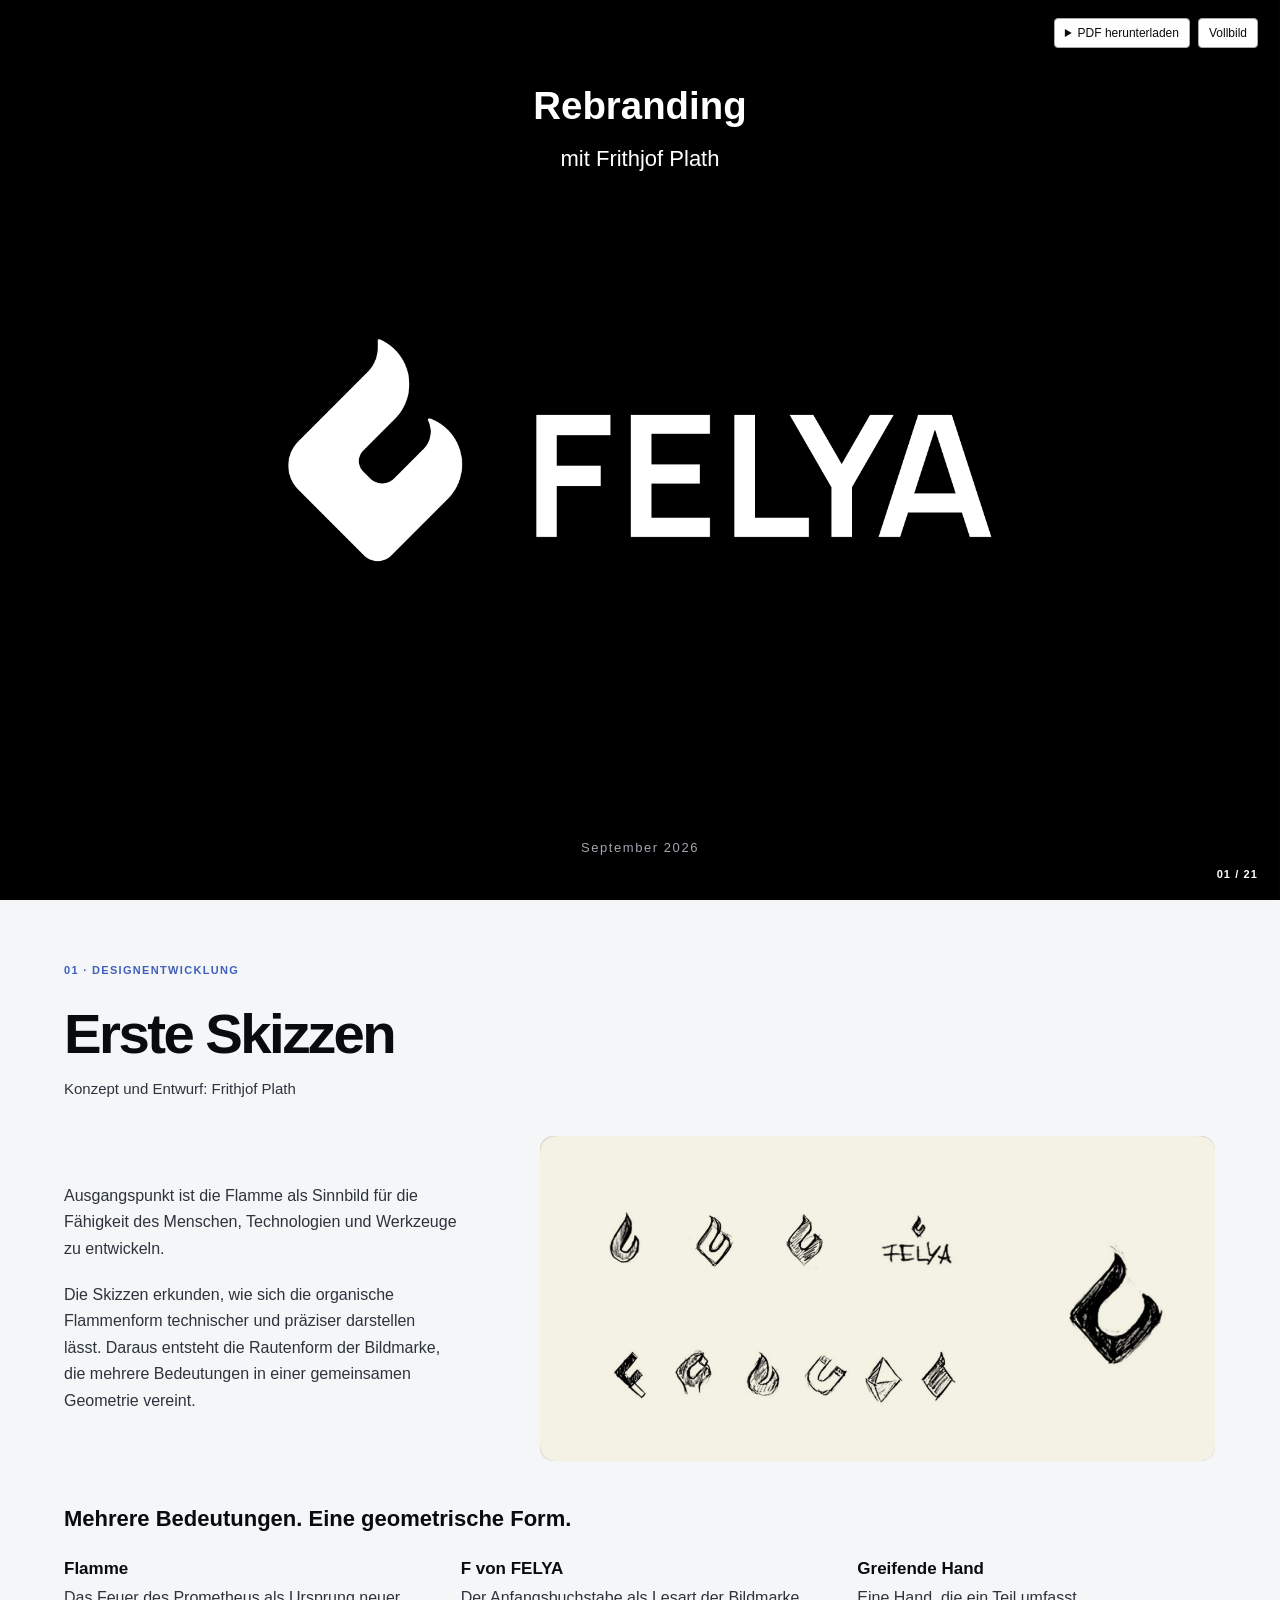
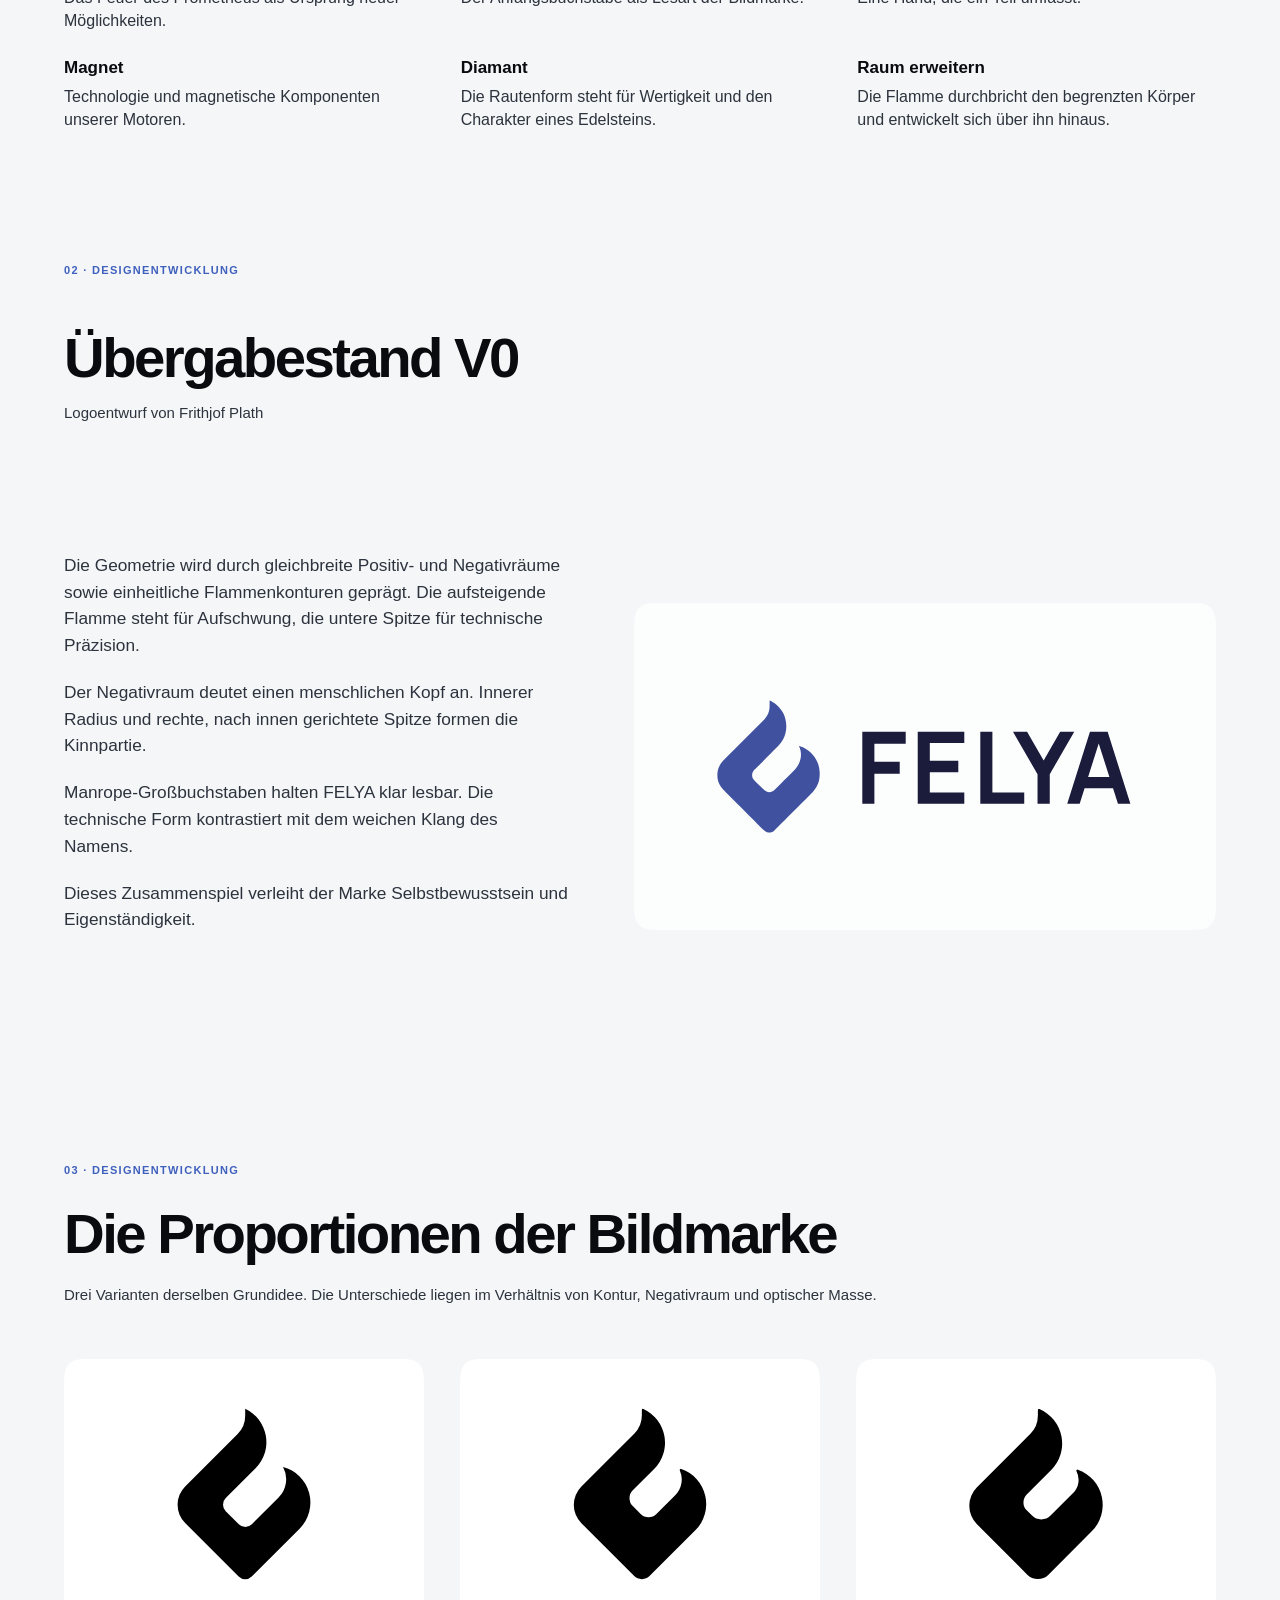
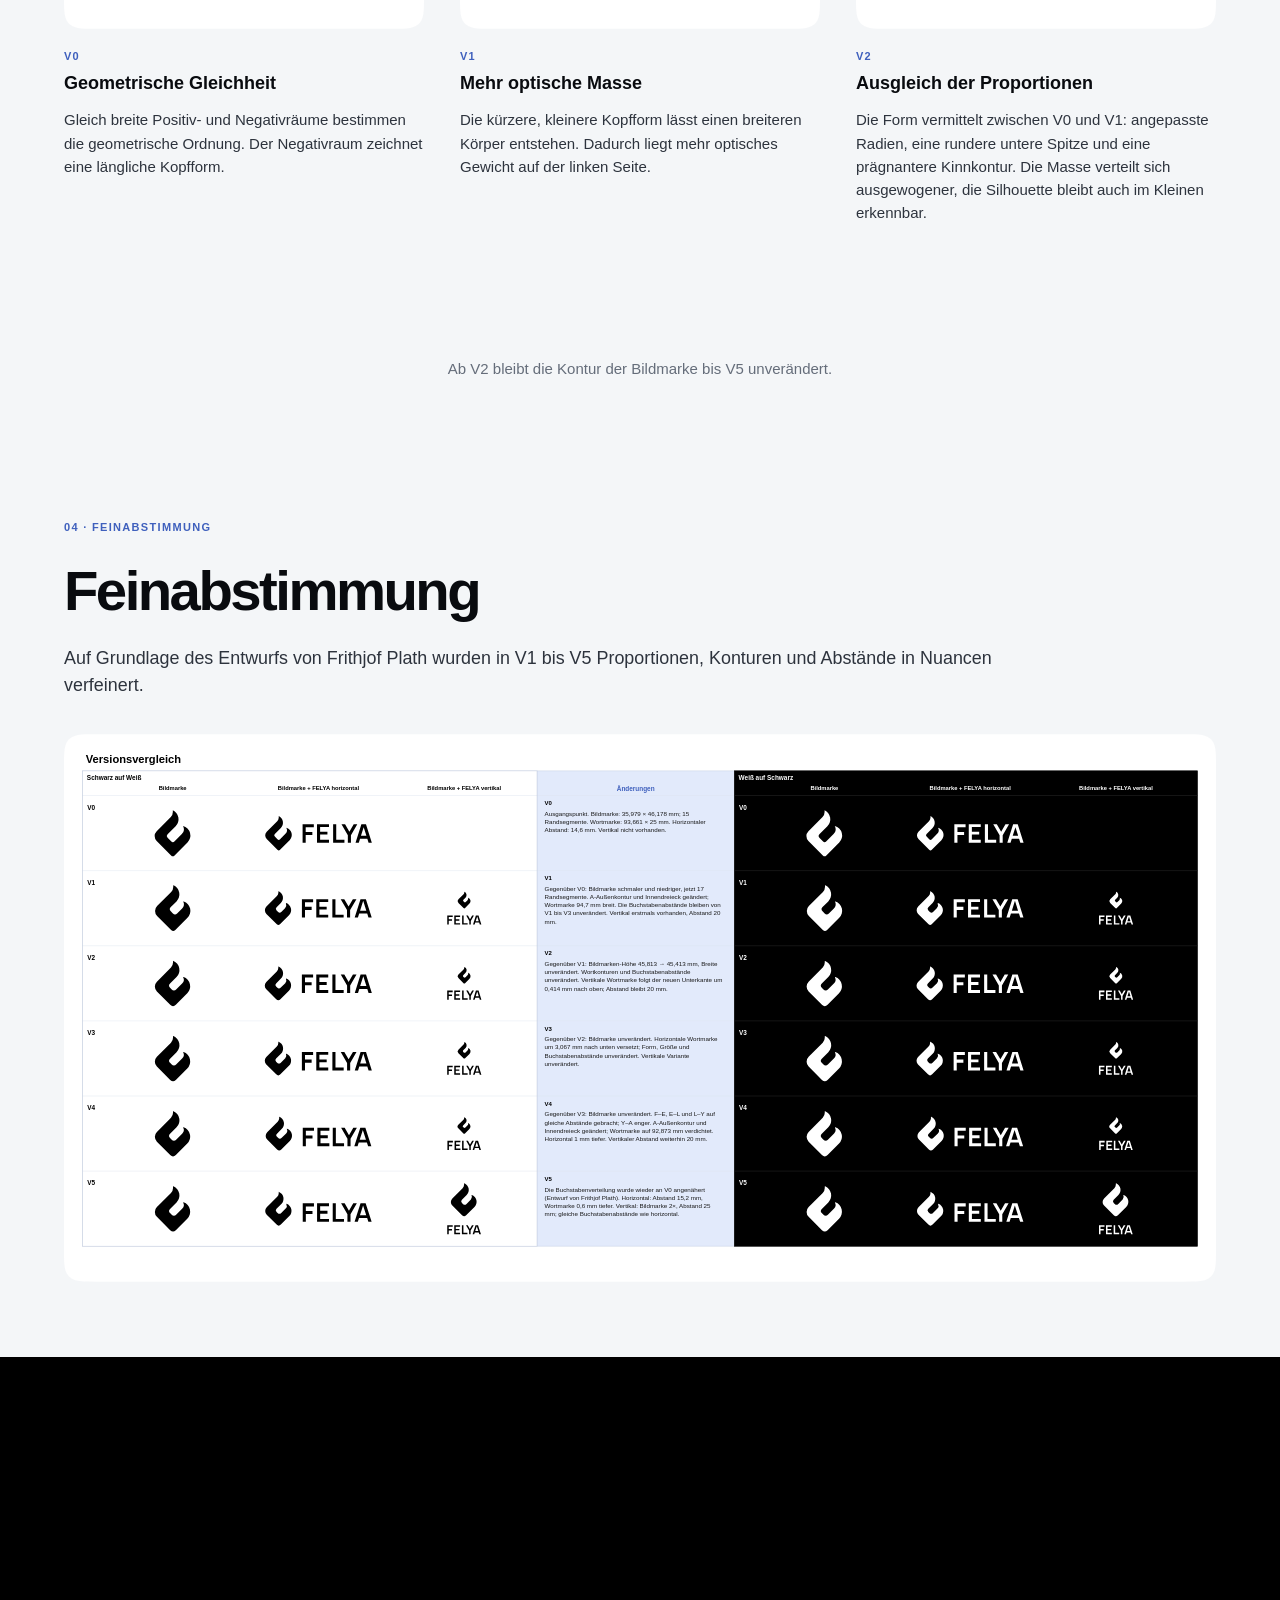
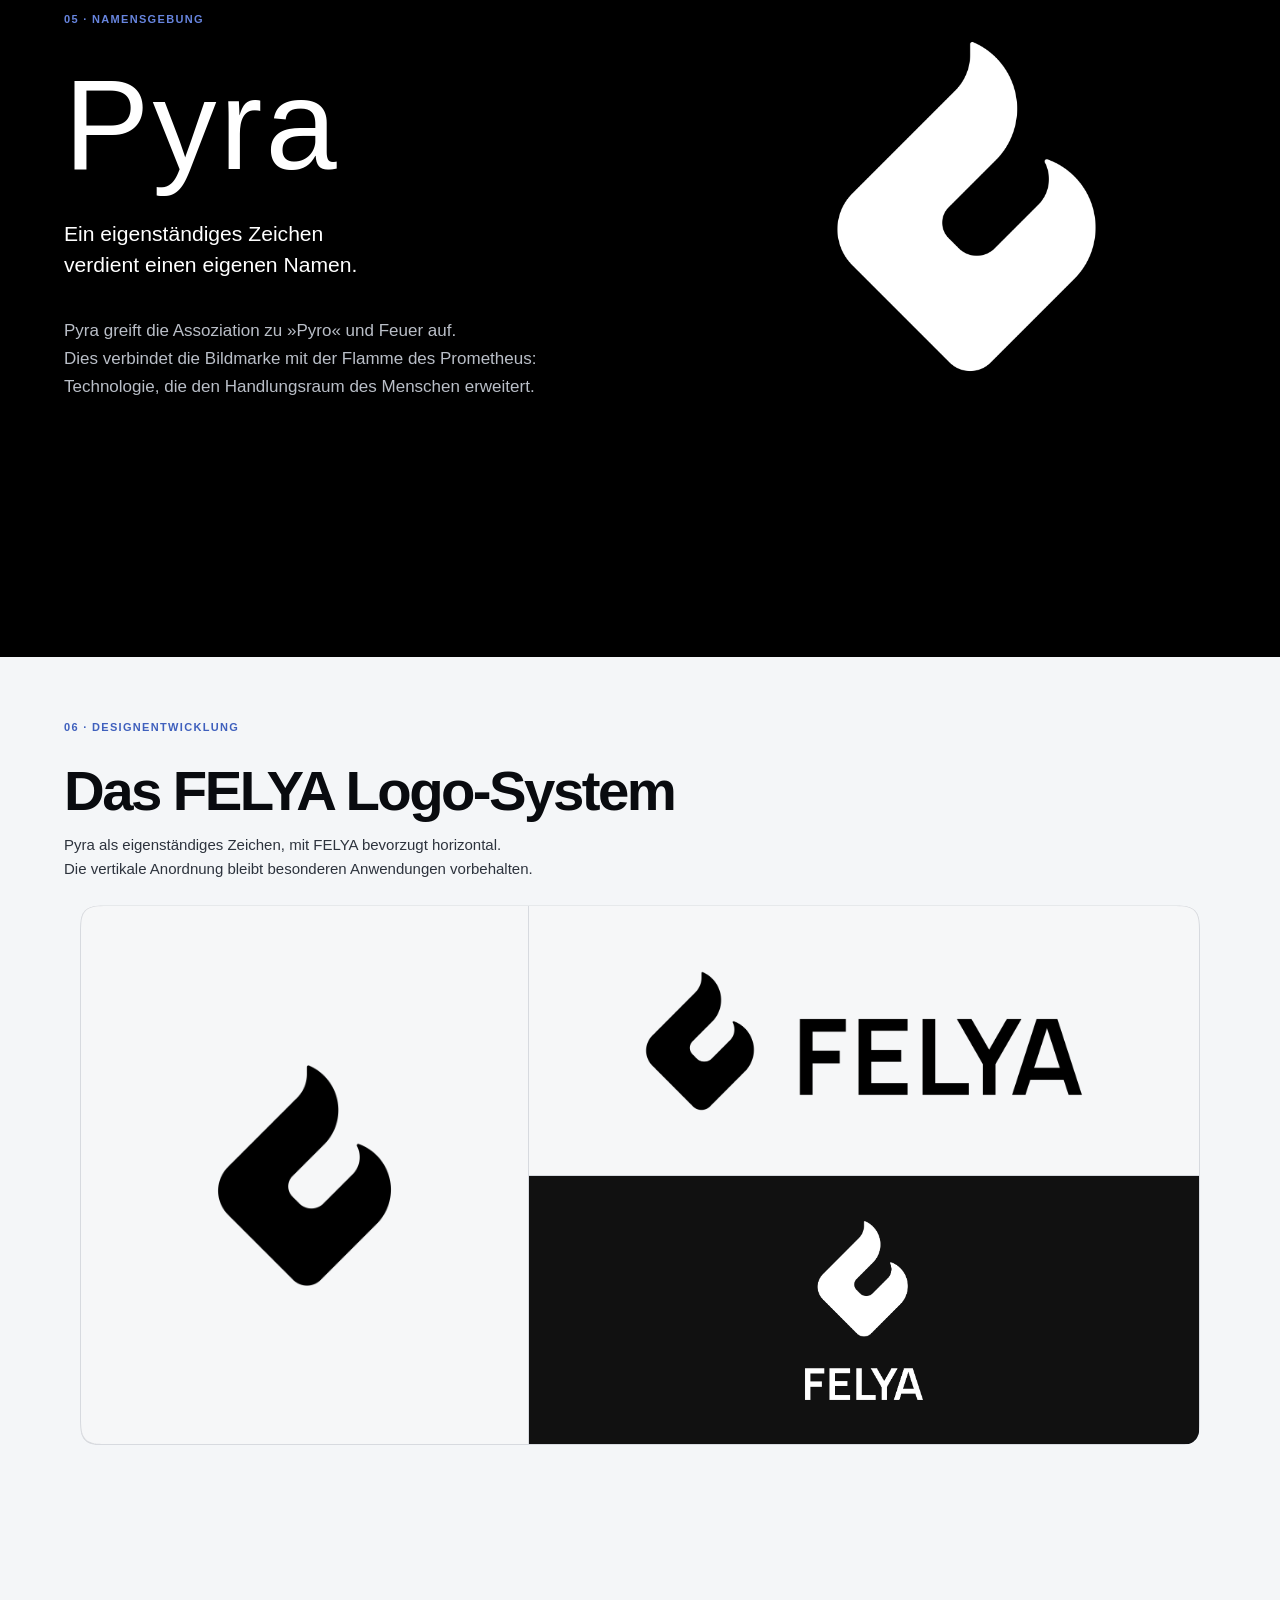
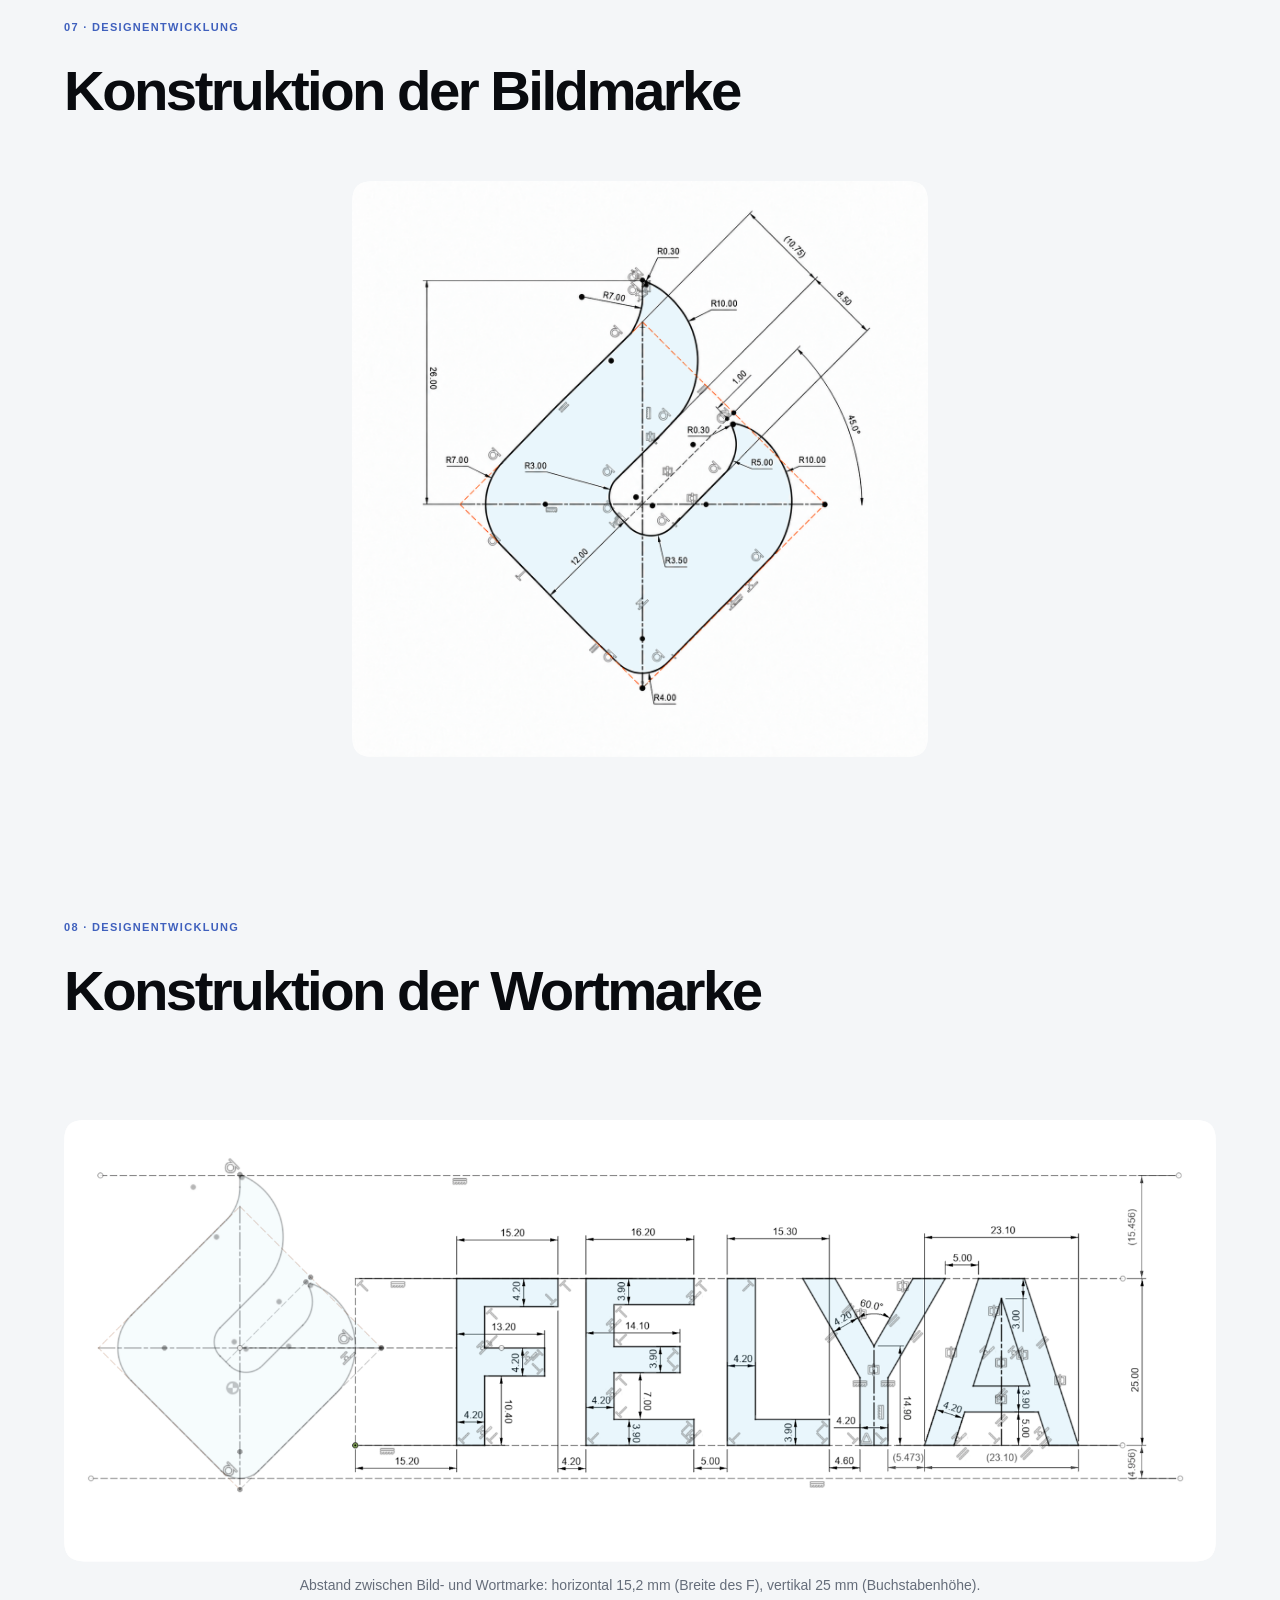
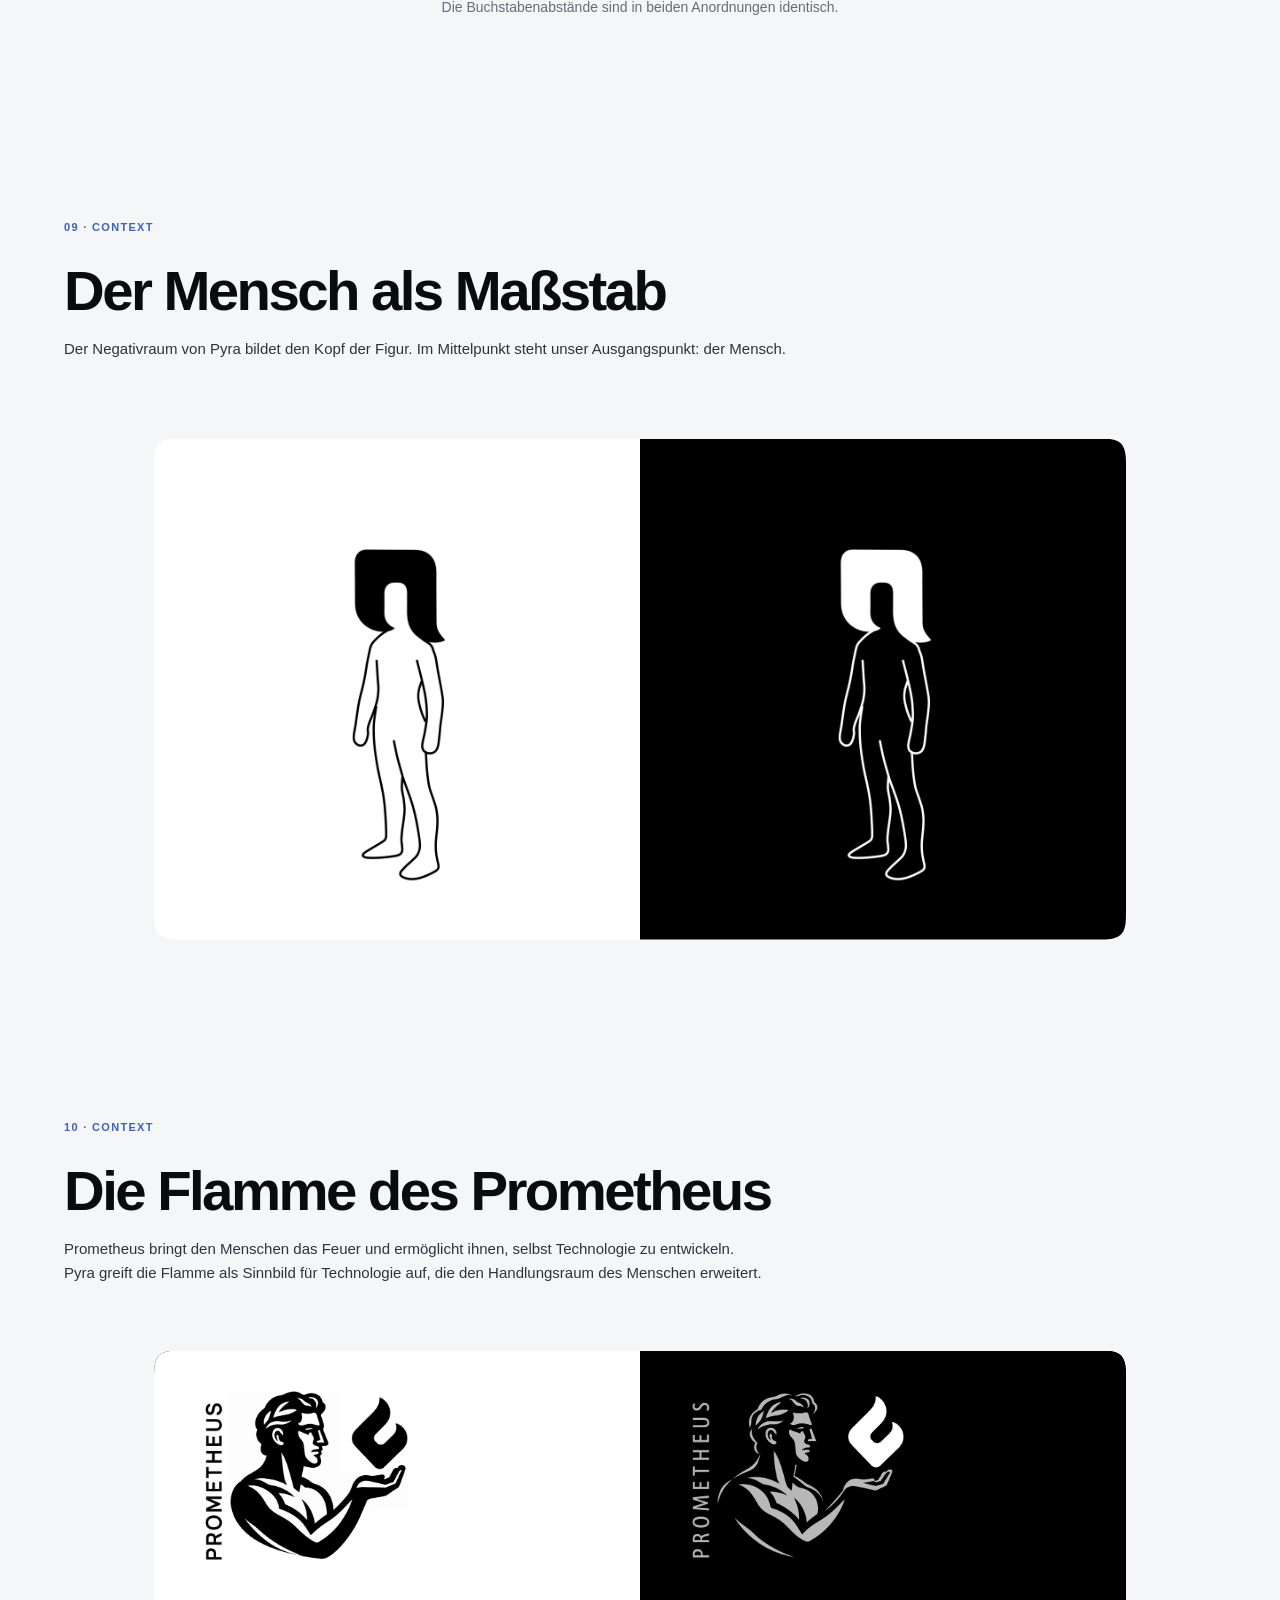
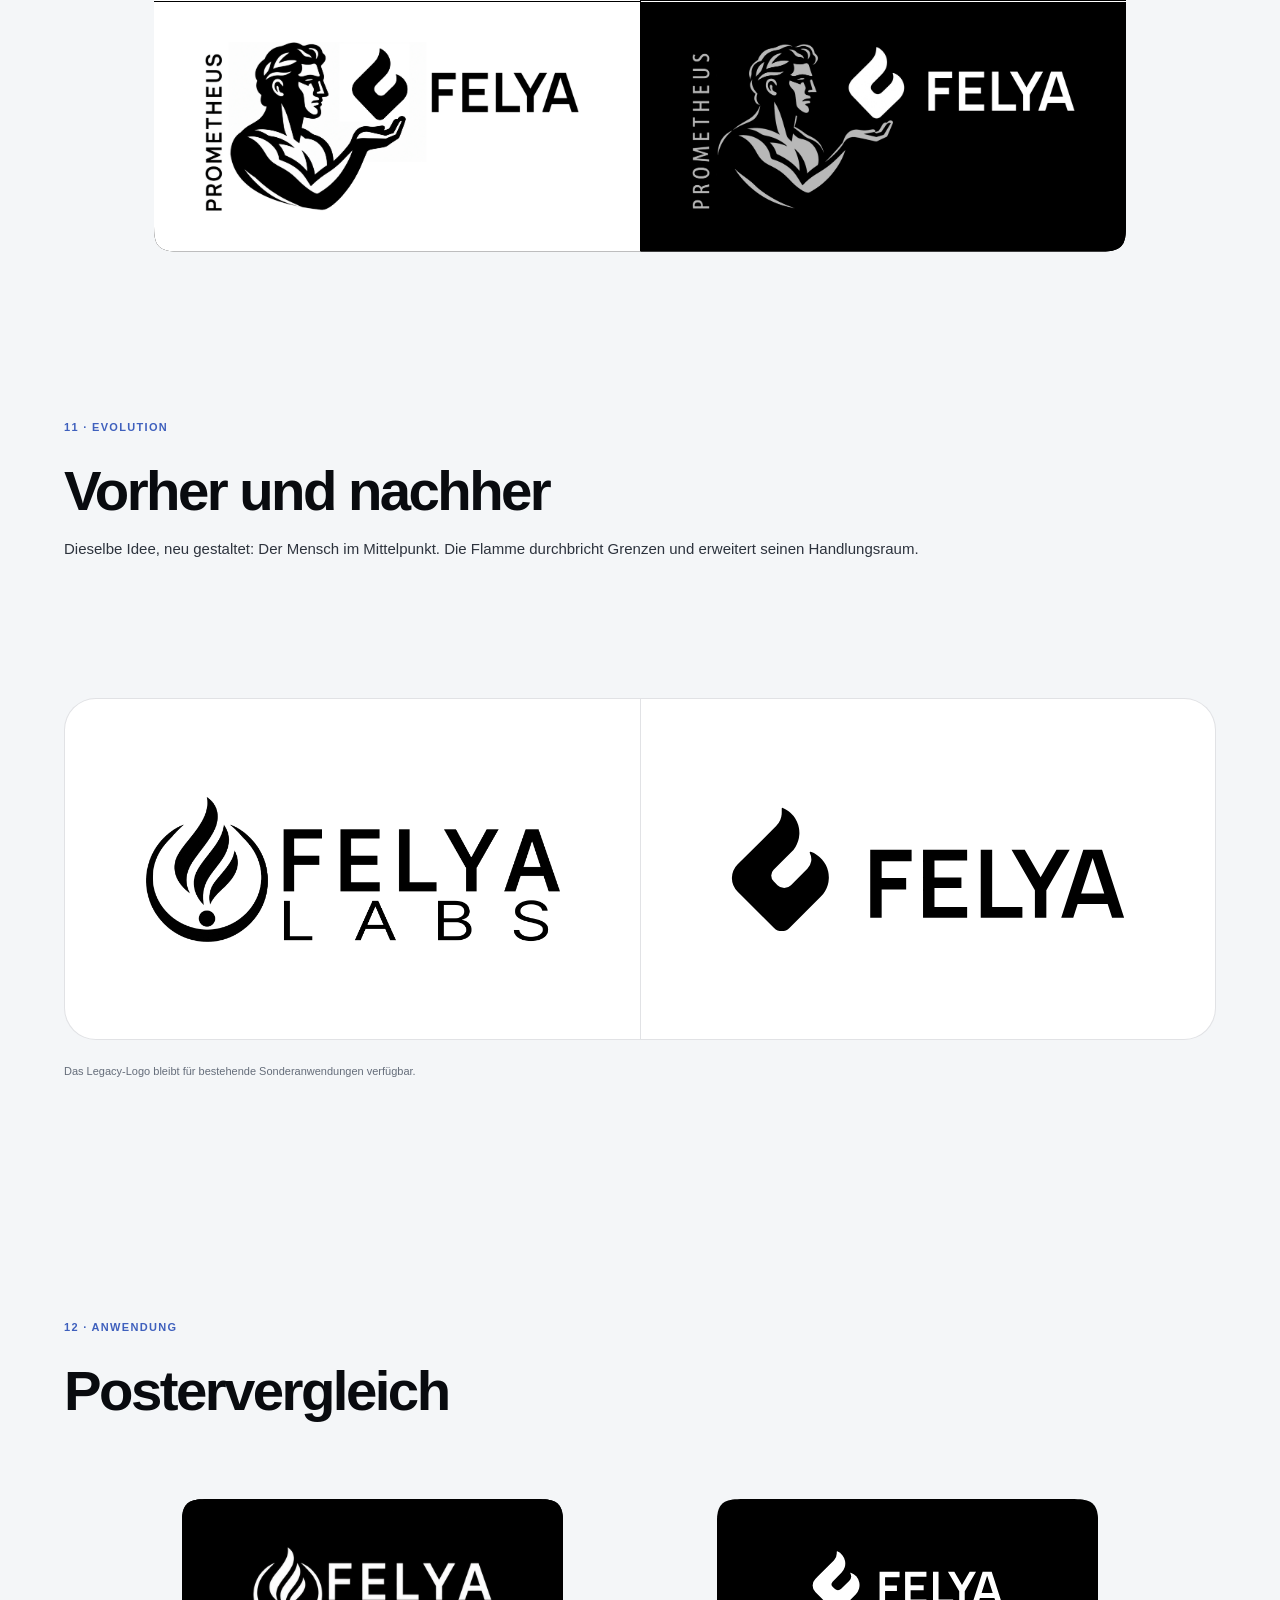
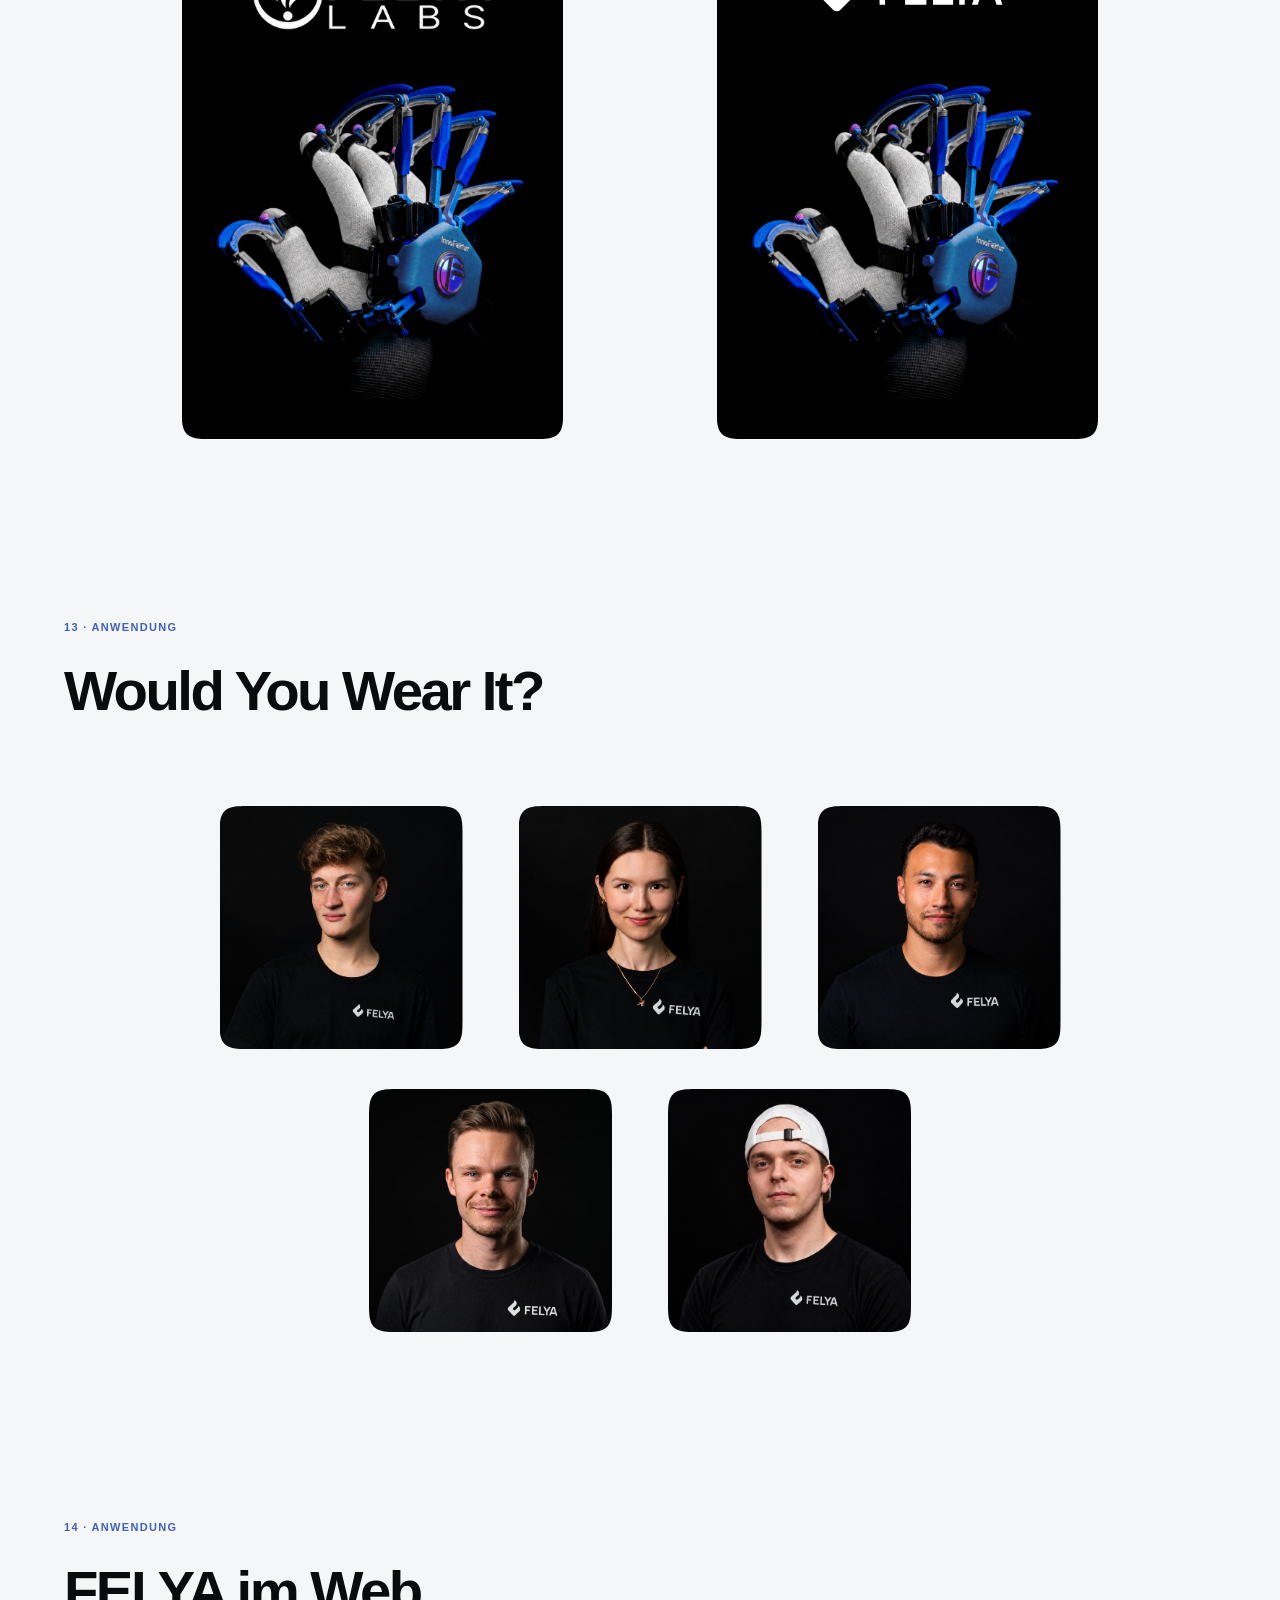
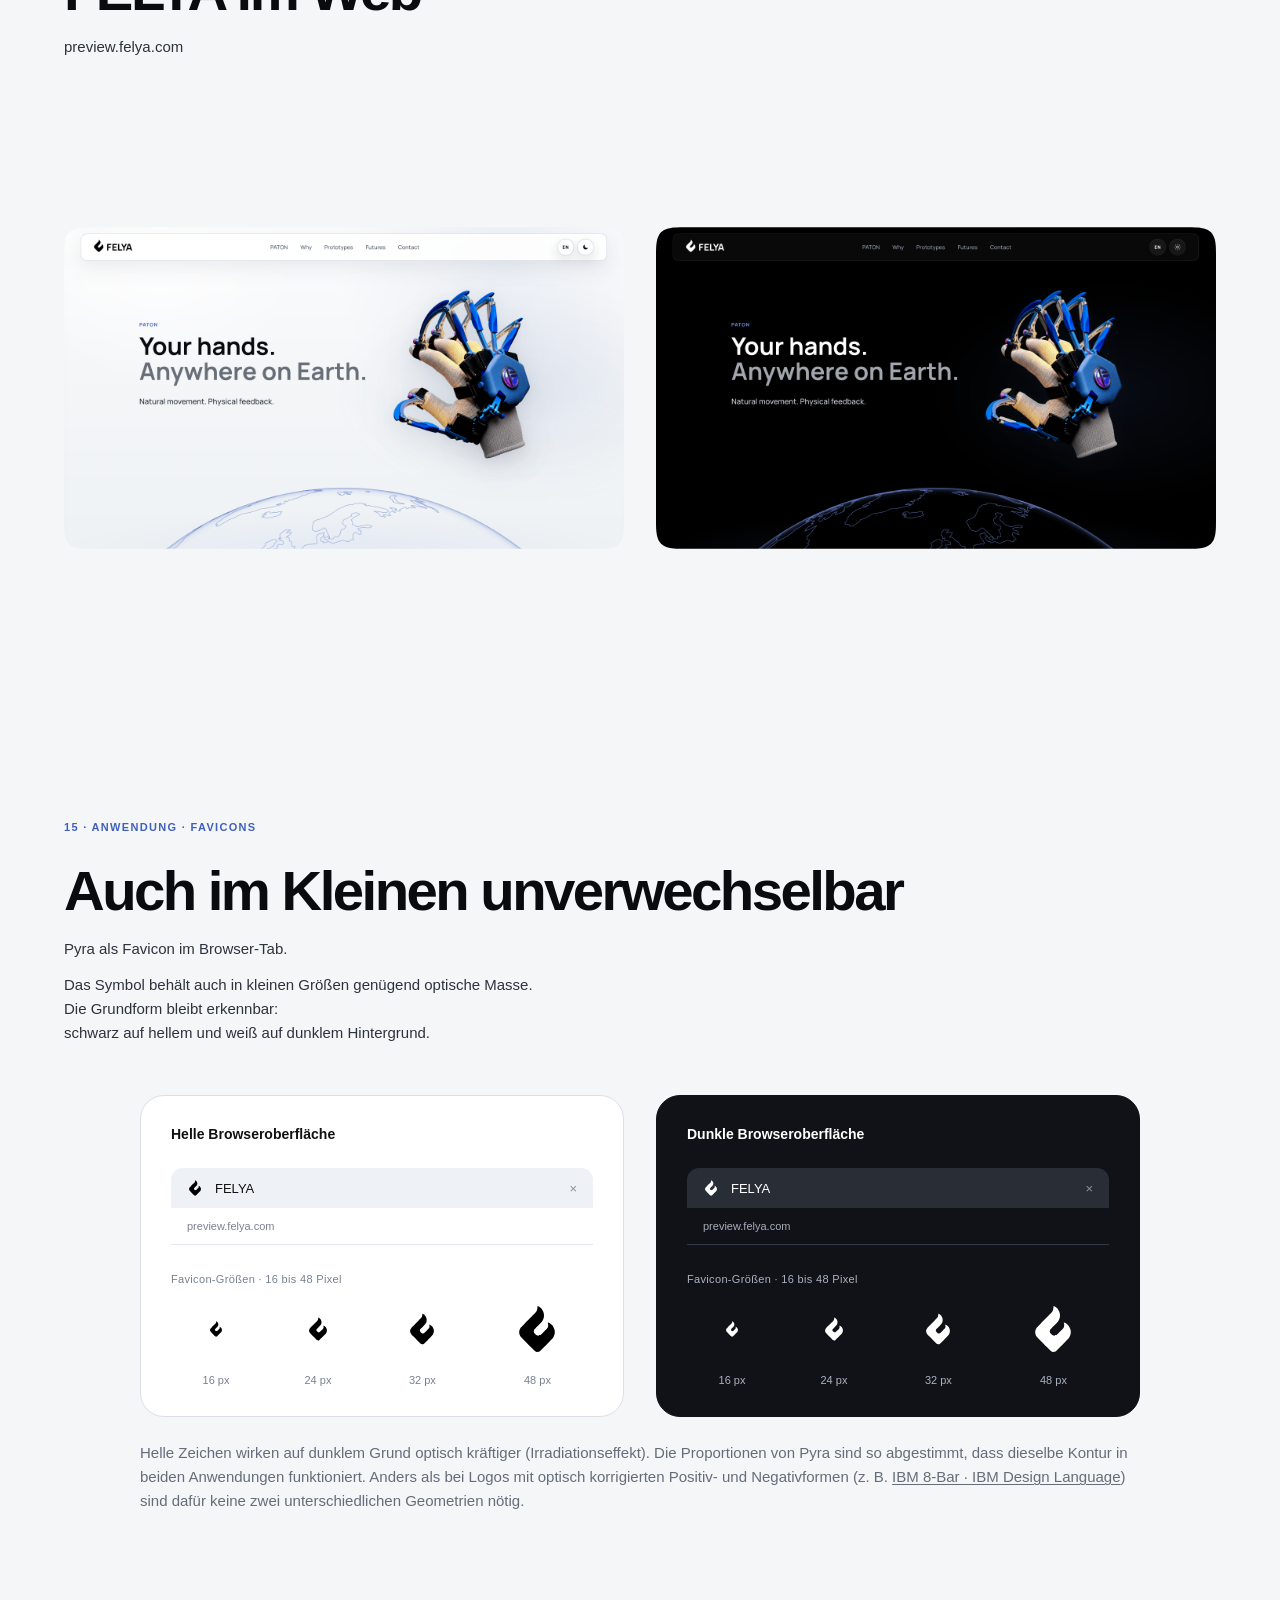
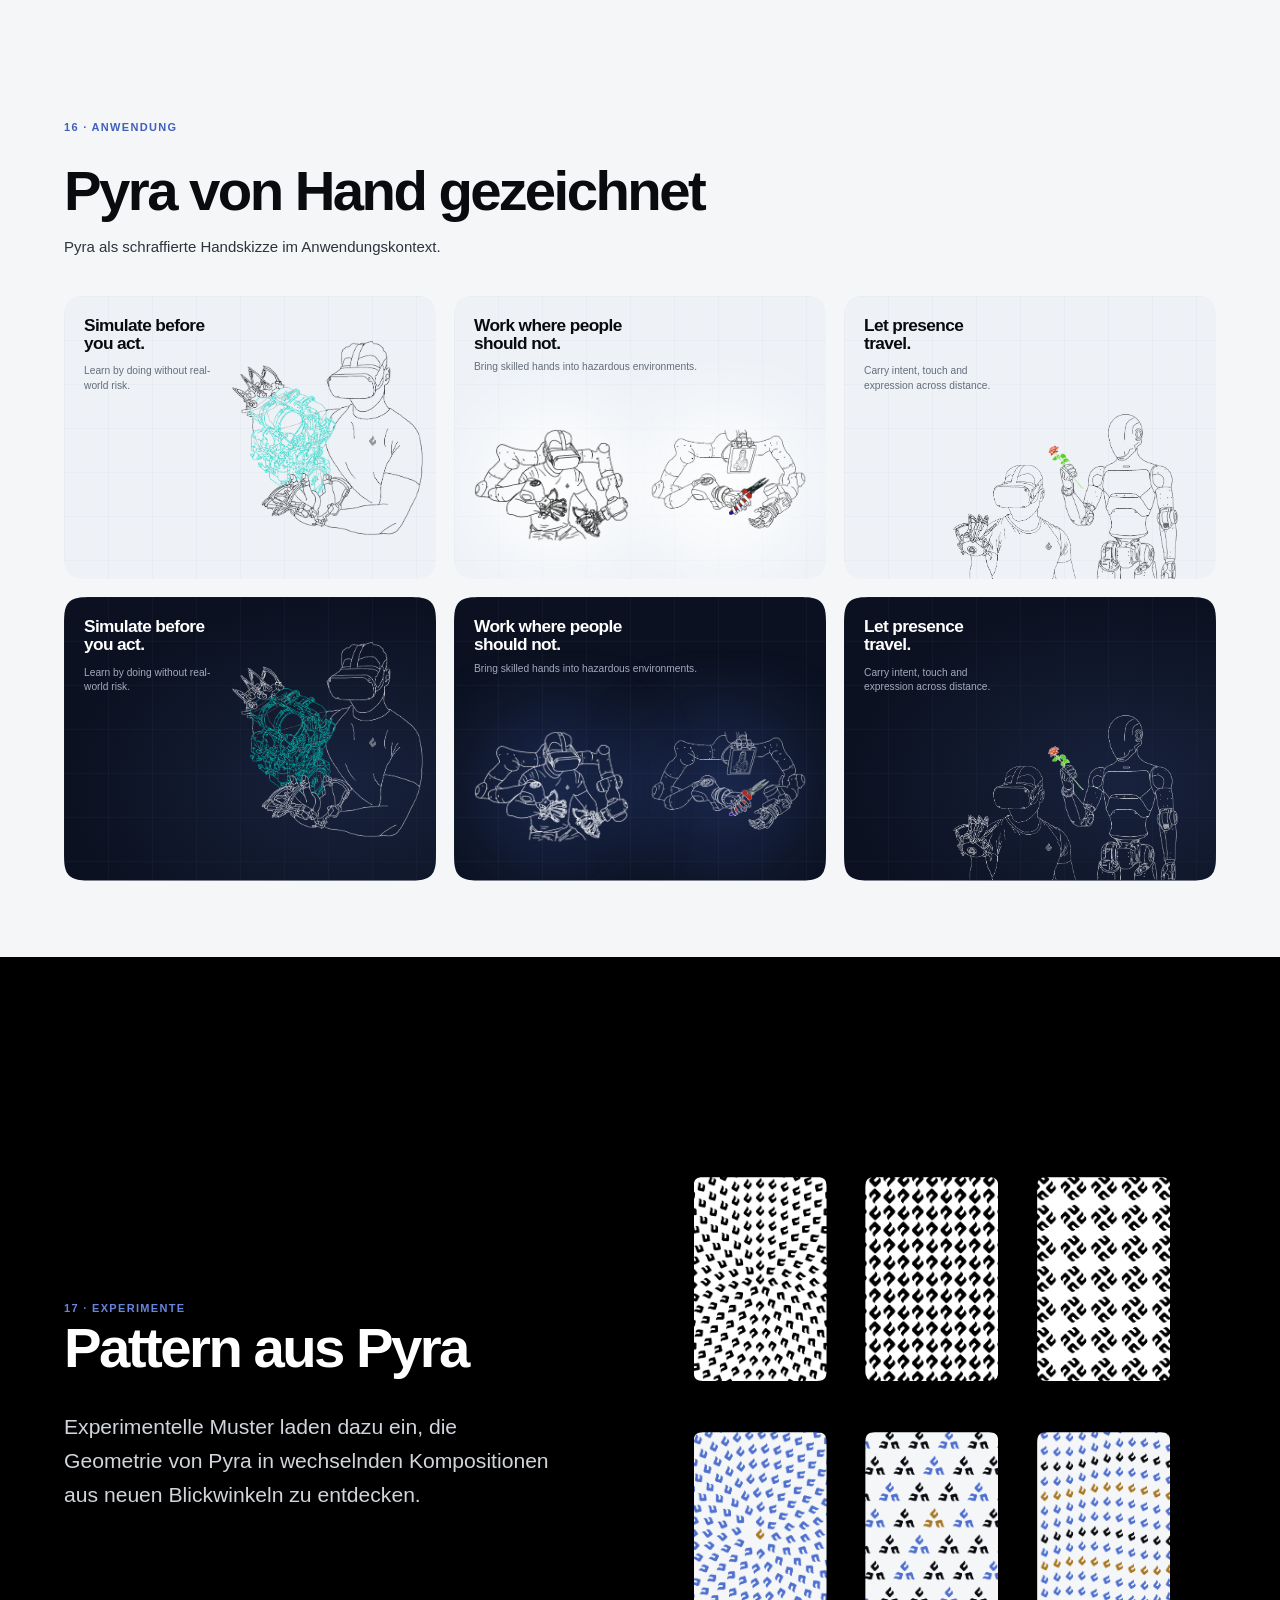
<file: rebranding/index.html>
<!doctype html>
<html lang="de">
<head>
<base href="./07_Pyra-Presentation/">
<link rel="canonical" href="https://brand.felya.com/rebranding/">
  <meta charset="utf-8">
  <meta name="viewport" content="width=device-width, initial-scale=1">
  <meta name="robots" content="noindex, nofollow, noarchive">
  <title>Pyra · Designentwicklung</title>
  <link rel="icon" type="image/svg+xml" href="./pyra-favicon-blue.svg?v=1">
  <style>
    :root{--ink:#080808;--paper:#f4f3ef;--line:#c9c8c3;--muted:#6e6d68;--blue:#264b9b}*{box-sizing:border-box}html{scroll-snap-type:none;scroll-behavior:auto}body{margin:0;background:var(--paper);color:var(--ink);font-family:Arial,Helvetica,sans-serif;letter-spacing:-.035em}.slide{min-height:100svh;scroll-snap-align:none;padding:clamp(28px,5vw,76px);position:relative;display:flex;flex-direction:column;justify-content:space-between;overflow:hidden}.dark{background:var(--ink);color:var(--paper)}.eyebrow,.kicker{font-size:11px;letter-spacing:.13em;text-transform:uppercase;font-weight:700}.eyebrow{opacity:.58}.kicker{color:var(--muted)}.dark .kicker{color:#aaa8a1}h1,h2,p{margin:0}h1{font-size:clamp(68px,12vw,190px);font-weight:600;line-height:.82;max-width:1000px}h2{font-size:clamp(40px,7vw,100px);font-weight:600;line-height:.9;max-width:1000px}.deck{font-size:clamp(16px,1.65vw,24px);line-height:1.18;letter-spacing:-.025em;max-width:550px}.foot{display:flex;justify-content:space-between;gap:20px;font-size:11px;letter-spacing:.08em;text-transform:uppercase;color:var(--muted)}.dark .foot{color:#aaa8a1}.mark{font-weight:700}.cover-logo{width:min(58vw,770px);max-height:58vh;object-fit:contain;object-position:left center}.center{align-items:center;text-align:center}.center>*{align-self:center}.center .cover-logo{object-position:center}.hero-grid{display:grid;grid-template-columns:1fr 1.15fr;gap:clamp(30px,7vw,120px);align-items:center;flex:1;padding:4vh 0}.image-stage{display:flex;align-items:center;justify-content:center;min-height:0}.image-stage img{max-width:100%;max-height:65vh;object-fit:contain}.white-stage{background:#fff}.black-stage{background:#000}.split{display:grid;grid-template-columns:1fr 1fr;gap:1px;background:var(--line);margin:5vh calc(clamp(28px,5vw,76px)*-1) 0}.split>div{background:var(--paper);min-height:42vh;padding:clamp(20px,3vw,50px);display:flex;align-items:center;justify-content:center}.split .darkpane{background:#000}.split img{max-width:100%;max-height:38vh;object-fit:contain}.comparison{padding-top:3vh;display:grid;grid-template-columns:100px repeat(6,1fr);gap:1px;background:var(--line);font-size:11px;letter-spacing:.08em;text-transform:uppercase}.comparison>*{background:var(--paper);min-height:75px;padding:12px}.comparison .head{font-weight:700;min-height:auto}.comparison .head:first-child{color:var(--muted)}.comparison .label{display:flex;align-items:center;color:var(--muted);font-weight:700}.comparison .cell{display:flex;align-items:center;justify-content:center}.comparison .cell img{width:100%;height:72px;object-fit:contain}.comparison .horizontal img{height:56px}.comparison .vertical img{height:68px}.note{margin-top:20px;font-size:13px;line-height:1.3;max-width:900px;color:var(--muted);letter-spacing:-.01em}.timeline{display:grid;grid-template-columns:repeat(6,1fr);gap:1px;background:var(--line);margin-top:5vh}.timeline>div{background:var(--paper);padding:20px;min-height:235px;display:flex;flex-direction:column;justify-content:space-between}.timeline b{font-size:27px}.timeline p{font-size:15px;line-height:1.05;letter-spacing:-.02em}.full-image{width:100%;height:72vh;object-fit:contain;margin:3vh 0}.caption{font-size:13px;line-height:1.25;max-width:700px;letter-spacing:-.01em}.sequence{display:grid;grid-template-columns:repeat(6,1fr);gap:clamp(8px,1vw,16px);align-items:end;margin:5vh 0}.sequence figure{margin:0;min-width:0}.sequence div{height:min(34vw,370px);display:flex;align-items:center;justify-content:center;background:#fff}.sequence img{width:100%;height:100%;object-fit:contain}.sequence figcaption{padding-top:10px;font-size:12px;letter-spacing:.1em;text-transform:uppercase}.duo{display:grid;grid-template-columns:1fr 1fr;gap:clamp(20px,4vw,60px);align-items:center;flex:1;margin-top:4vh}.duo img{width:100%;max-height:64vh;object-fit:contain}.study-label{font-size:11px;letter-spacing:.1em;text-transform:uppercase;color:var(--muted);margin:10px 0}.identity-grid{display:grid;grid-template-columns:1fr 1.45fr;grid-template-rows:1fr 1fr;gap:1px;background:var(--line);margin:4vh 0;flex:1}.identity-grid>div{background:#fff;display:flex;align-items:center;justify-content:center;padding:4vw}.identity-grid .black{background:#000}.identity-grid img{max-width:100%;max-height:27vh;object-fit:contain}.identity-grid .symbol{grid-row:span 2}.gallery{display:grid;grid-template-columns:repeat(7,1fr);gap:1px;background:var(--line);margin-top:4vh}.gallery figure{margin:0;background:#fff;position:relative;aspect-ratio:.707}.gallery img{width:100%;height:100%;object-fit:cover}.gallery figcaption{position:absolute;bottom:0;left:0;background:var(--ink);color:#fff;padding:7px 9px;font-size:10px;letter-spacing:.1em}.color-gallery{grid-template-columns:repeat(4,1fr)}.color-gallery figure{aspect-ratio:.707}.media-grid{display:grid;grid-template-columns:1fr 1fr;gap:1px;background:var(--line);margin:4vh 0;flex:1}.media-grid figure{margin:0;background:#000;min-height:0;position:relative}.media-grid video{width:100%;height:100%;max-height:59vh;object-fit:contain;display:block}.media-grid figcaption{position:absolute;top:14px;left:14px;color:#fff;font-size:11px;letter-spacing:.11em;text-transform:uppercase;z-index:2}.media-grid .light{background:#fff}.media-grid .light figcaption{color:#111}.complete{padding:0;min-height:100vh;background:#000}.complete video{width:100%;height:100svh;object-fit:cover}.complete .overlay{position:absolute;inset:auto 5vw 5vw;display:flex;justify-content:space-between;font-size:11px;letter-spacing:.12em;text-transform:uppercase;color:#fff;z-index:2}.progress{position:fixed;right:22px;bottom:20px;z-index:10;font-size:11px;letter-spacing:.13em;color:#74736d;mix-blend-mode:difference;color:#fff}.progressbar{position:fixed;right:0;top:0;width:3px;height:100vh;background:#d8d7d1;z-index:10}.progressbar i{display:block;background:#080808;width:100%;height:0}.dark~.progressbar i{background:#fff}@media(max-width:760px){.hero-grid,.duo{grid-template-columns:1fr}.comparison{grid-template-columns:65px repeat(6,1fr);overflow:hidden}.comparison>*{padding:7px}.comparison .cell img{height:50px}.timeline{grid-template-columns:1fr}.timeline>div{min-height:110px}.sequence{grid-template-columns:repeat(2,1fr)}.gallery{grid-template-columns:repeat(3,1fr)}.color-gallery{grid-template-columns:repeat(2,1fr)}.media-grid{grid-template-columns:1fr}.identity-grid{grid-template-columns:1fr}.identity-grid .symbol{grid-row:auto}.slide{min-height:auto;padding-bottom:54px}.full-image{height:55vh}}
    /* FELYA Brand Guide v2.0 (August 2026): semantic palette, type and continuous surfaces */
    :root{--page:#F4F6F8;--surface:rgba(255,255,255,.78);--dark-surface:#111111;--divider:rgba(15,23,42,.12);--divider-dark:rgba(255,255,255,.12);--text:#090B0F;--text-soft:#2D333D;--text-muted:#656D7A;--blue:#4F70CF;--blue-strong:#3F60BD;--blue-dark:#6785DF;--gold:#A97825;--gold-dark:#DEB45F;--ink:var(--text);--paper:var(--page);--line:var(--divider);--muted:var(--text-muted)}
    body{font-family:Manrope,"Helvetica Neue",Arial,sans-serif;letter-spacing:0;background:var(--page);color:var(--text)}
    .slide{padding:clamp(32px,5vw,80px);background:var(--page)}.slide.dark,.complete{background:#000;color:#fff}.slide.dark::before{content:"";position:absolute;inset:0;pointer-events:none;background-image:linear-gradient(rgba(255,255,255,.055) 1px,transparent 1px),linear-gradient(90deg,rgba(255,255,255,.055) 1px,transparent 1px);background-size:160px 160px}.slide>*{position:relative;z-index:1}
    h1{font-weight:700;line-height:.95;letter-spacing:-.05em}h2{font-weight:700;line-height:.98;letter-spacing:-.045em}.deck{font-weight:400;line-height:1.6;letter-spacing:0;color:var(--text-soft)}.dark .deck{color:#D1D5DB}.eyebrow,.kicker{font-weight:750;letter-spacing:.12em;color:var(--blue-strong);opacity:1}.dark .eyebrow,.dark .kicker{color:var(--blue-dark)}.foot{font-weight:650;letter-spacing:.04em;color:var(--text-muted)}.dark .foot{color:#A2A6AE}.caption,.note{font-weight:400;line-height:1.6;letter-spacing:0;color:var(--text-soft)}.dark .caption,.dark .note{color:#D1D5DB}.study-label{font-weight:750;color:var(--blue-strong)}
    .image-stage,.white-stage{background:var(--surface);border:1px solid var(--divider);border-radius:32px}.dark .image-stage{background:var(--dark-surface);border-color:var(--divider-dark)}.split,.comparison,.timeline,.identity-grid,.gallery,.media-grid{gap:1px;background:var(--divider);border:1px solid var(--divider);border-radius:32px;overflow:hidden}.dark .gallery,.dark .media-grid{background:var(--divider-dark);border-color:var(--divider-dark)}.split>div,.comparison>*,.timeline>div,.identity-grid>div,.gallery figure{background:var(--surface)}.split .darkpane,.identity-grid .black,.media-grid figure{background:var(--dark-surface)}.split .darkpane{border:0}.comparison .head,.comparison .label,.sequence figcaption{font-weight:750;letter-spacing:.12em}.comparison .head:first-child,.comparison .label{color:var(--text-muted)}.comparison .head:nth-child(2){color:var(--blue-strong)}.comparison .head:last-child{color:var(--gold)}.timeline>div{min-height:245px}.timeline b{font-weight:700;letter-spacing:-.04em}.timeline p{font-weight:400;line-height:1.3;letter-spacing:0;color:var(--text-soft)}.sequence div{background:var(--surface);border:1px solid var(--divider);border-radius:24px}.sequence figcaption{color:var(--text-muted)}.sequence figure:first-child figcaption{color:var(--blue-strong)}.gallery figcaption{font-weight:750;letter-spacing:.1em;background:var(--text);color:#fff}.color-gallery figcaption{background:var(--blue-strong)}.media-grid figcaption,.complete .overlay{font-weight:750;letter-spacing:.12em}.media-grid .light{background:var(--surface)}.progressbar{width:2px;background:rgba(15,23,42,.12)}.progressbar i{background:var(--blue-strong)}.progress{font-family:Manrope,"Helvetica Neue",Arial,sans-serif;font-weight:750;letter-spacing:.1em}.full-image{border-radius:32px;background:var(--dark-surface);border:1px solid var(--divider-dark);padding:clamp(8px,1.5vw,22px)}.cover-logo{filter:none}
    @media(max-width:760px){.image-stage,.split,.comparison,.timeline,.identity-grid,.gallery,.media-grid,.full-image{border-radius:24px}.slide{padding:28px}.deck{line-height:1.5}}
    .prometheus-images{display:grid;grid-template-columns:1.25fr .75fr;gap:clamp(12px,2vw,24px);align-items:center}.prometheus-images figure{margin:0;display:flex;align-items:center;justify-content:center;background:var(--dark-surface);border:1px solid var(--divider-dark);border-radius:32px;padding:clamp(12px,2vw,28px)}.prometheus-images img{display:block;width:100%;max-height:54vh;object-fit:contain}.prometheus-images figure:last-child{background:var(--surface);border-color:var(--divider)}@media(max-width:760px){.prometheus-images{grid-template-columns:1fr}.prometheus-images figure{border-radius:24px}.prometheus-images img{max-height:44vh}}
    .split iframe{width:100%;height:min(38vh,520px);border:0;border-radius:24px;background:transparent}.comparison .cell.change{font-size:11px;line-height:1.25;text-align:center;font-weight:650;letter-spacing:.02em;color:var(--text-soft)}

    /* Screen review: keep overviews within the available slide height. */
    [hidden]{display:none!important}
    .review-controls{position:fixed;right:22px;top:18px;z-index:30;display:flex;gap:8px}
    .pdf-downloads{position:relative;font:12px Arial,sans-serif;letter-spacing:0;color:#090b0f}.pdf-downloads summary{padding:7px 10px;border:1px solid #a6aab1;border-radius:4px;background:#fff;cursor:pointer}.pdf-downloads>div{position:absolute;right:0;top:calc(100% + 8px);width:245px;background:#fff;border:1px solid #d9dde5;border-radius:12px;padding:8px;box-shadow:0 6px 24px #0002}.pdf-downloads a{display:block;padding:12px;color:#090b0f;text-decoration:none;border-radius:6px}.pdf-downloads a:hover,.pdf-downloads a:focus-visible{background:#e9eef9}
    .review-controls button{font:12px Arial,sans-serif;border:1px solid #a6aab1;border-radius:4px;background:#fff;color:#090b0f;padding:7px 10px;cursor:pointer}
    .hero-grid>*{min-width:0}.split{flex-shrink:0}
    .gallery{height:62vh;grid-template-rows:repeat(4,minmax(0,1fr));flex-shrink:0}
    .gallery figure{aspect-ratio:auto;min-height:0}.gallery img{object-fit:contain}
    .color-gallery{grid-template-rows:repeat(3,minmax(0,1fr))}
    .gallery figcaption{padding:3px 5px;font-size:10px;top:0;bottom:auto;z-index:1}
    .complete video{object-fit:contain}
    .prometheus-images{grid-template-columns:1.5fr .65fr}
    .hero-grid.prometheus{grid-template-columns:1fr;gap:24px}
    .prometheus h2{font-size:clamp(36px,5vw,70px)}
    .prometheus .deck{display:none}
    .prometheus-images{max-width:1050px;width:100%;margin:auto;grid-template-columns:1.5fr .7fr}
    .prometheus-images img{max-height:55vh}
    @media(max-width:760px){.gallery{height:auto;grid-template-rows:none}.gallery figure{aspect-ratio:.707}.review-controls{top:6px;right:6px}}
    @media print{.review-controls,.progress,.progressbar{display:none!important}.slide{break-after:page}.slide:last-of-type{break-after:auto}}

    /* Structured review: retain brand palette, flatten repeated panels. */
    .slide{gap:24px;min-height:100svh;justify-content:flex-start}
    .slide h2{font-size:clamp(34px,4.4vw,64px);line-height:1.08;max-width:none}
    .slide.center{justify-content:space-between}.slide.dark::before{display:none}
    .eyebrow{margin-bottom:4px}.caption{font-size:15px;max-width:1000px;margin-top:auto}
    .image-stage,.white-stage,.full-image,.sequence div,.identity-grid,.split,.gallery,.media-grid{border-radius:0}
    .image-stage{border:0}.version-overview .full-image{margin:auto 0;max-height:none!important;height:auto;max-width:100%;padding:0;border:0;border-radius:0}
    .sequence.evolution{grid-template-columns:repeat(3,1fr);align-items:start;gap:40px;margin:auto 0}
    .evolution div{height:38vh;border:0;background:#fff}.evolution img{height:90%;width:90%}.evolution figcaption{font-size:20px;color:var(--text);padding:18px 0 10px}
    .evolution p{font-size:17px;line-height:1.5;max-width:300px}
    .construction{width:100%;height:65vh;object-fit:contain;margin:auto}.symbol-construction{height:68vh}
    .identity-grid{max-height:64vh;min-height:420px;margin:0}.identity-grid .black img{max-height:19vh;max-width:65%}
    .legacy-grid{display:grid;grid-template-columns:120px 1fr 1fr;grid-template-rows:40px 1fr 1fr;gap:0 40px;flex:1;max-height:62vh;min-height:420px;margin-top:28px}
    .legacy-grid h3{font-size:20px;text-align:center;margin:0}.legacy-grid>div{display:flex;align-items:center;justify-content:center;border-bottom:1px solid var(--divider);min-height:0}
    .legacy-grid img{width:76%;max-height:12vh;object-fit:contain}.legacy-grid img.legacy-symbol{width:auto;height:19vh;max-height:19vh;max-width:90%}.legacy-grid img.current-symbol{width:auto;height:22vh;max-height:22vh;max-width:90%}
    .row-label{align-self:center;font-size:16px;color:var(--text-muted)}
    .study-pair{display:grid;grid-template-columns:1fr 1fr;gap:0;flex:1;max-height:72vh;min-height:480px;border:0}
    .study-pair figure{margin:0;background:#fff;display:flex;justify-content:center;align-items:center;min-height:0}.study-pair img{height:100%;width:100%;object-fit:contain}.study-pair .black{background:#000}
    .prometheus-grid{display:grid;grid-template-columns:1fr 1fr;grid-template-rows:1fr 1fr;height:71vh;border:0}
    .prometheus-grid figure{margin:0;background:#fff;min-height:0;display:flex;align-items:center;justify-content:center;position:relative}.prometheus-grid .black{background:#000;color:#fff}.prometheus-grid img{width:100%;height:100%;object-fit:contain}.prometheus-grid figcaption{position:absolute;bottom:12px;left:20px;font-size:12px}
    .patterns,.patterns .image-stage,.patterns .gallery,.patterns .gallery figure{background:#000!important}.patterns .gallery{border:0;gap:14px}.patterns .gallery img{background:#000}.patterns .gallery figcaption{background:#000}.patterns .image-stage img{max-height:66vh}
    .motion-pair{display:grid;grid-template-columns:1fr 1fr;gap:28px;flex:1;min-height:0}.motion-pair figure{margin:0;display:flex;flex-direction:column;gap:18px}.motion-pair figcaption{font-size:18px}.motion-pair video,.motion-pair iframe{width:100%;height:65vh;object-fit:contain;border:0;background:#000}
    .slide>video,.slide>iframe{width:100%;height:68vh;object-fit:contain;border:0;margin:auto}.complete{padding:0;gap:0}.complete>video{height:100svh;margin:0}
    .split{margin:0;flex:1;max-height:70vh}.split>div{min-width:0}
    @media(max-width:760px){.slide{min-height:100svh}.sequence.evolution{gap:12px}.evolution div{height:26vh}.evolution p{font-size:13px}.evolution figcaption{font-size:17px}.legacy-grid{grid-template-columns:66px 1fr 1fr;gap:12px;min-height:400px}.legacy-grid h3{font-size:16px}.row-label{font-size:12px}.study-pair{min-height:400px}.motion-pair{grid-template-columns:1fr}.motion-pair video,.motion-pair iframe{height:60vh}.prometheus-grid{height:74vh}.prometheus-grid figcaption{font-size:10px;left:8px}.identity-grid{max-height:none;min-height:600px}.patterns .gallery{height:auto}.version-overview{min-height:70svh}}

    /* Review refinements: cover alignment, image framing and like-for-like studies. */
    .cover{height:100svh;min-height:100svh;padding:0}
    .cover-date{position:absolute;bottom:5vh;left:0;width:100%;text-align:center;font-size:13px;letter-spacing:.12em;color:#a2a6ae}
    .cover>h1{position:absolute;top:9vh;left:0;width:100%;max-width:none;padding:0 24px;font-size:clamp(17px,1.65vw,24px);font-weight:400;letter-spacing:0;line-height:1.3;text-align:center}
    .cover-center{position:absolute;left:50%;top:50%;transform:translate(-50%,-50%);width:min(58vw,770px)}
    .cover-center h1{position:absolute;bottom:calc(100% + 32px);width:100%;font-size:clamp(17px,1.65vw,24px);font-weight:400;letter-spacing:0;line-height:1.3;text-align:center}
    .cover-center .cover-logo{display:block;width:100%;height:auto;max-height:none}
    #skizzen .image-stage{background:transparent;border:1px solid #dedcce;overflow:hidden;box-shadow:0 10px 35px rgba(15,23,42,.07)}
    #skizzen .image-stage img{display:block;width:100%;height:auto;max-height:none}
    .refinement-intro{font-size:clamp(16px,1.4vw,21px);line-height:1.5;max-width:960px;color:var(--text-soft)}
    .identity-grid{height:60vh;min-height:0;max-height:none;flex:none;grid-template-rows:repeat(2,minmax(0,1fr))}
    .identity-grid>div{min-width:0;min-height:0;padding:24px}
    .identity-grid img{width:100%;height:100%;max-height:27vh;object-fit:contain}
    .identity-grid .black img{width:65%;height:100%;max-width:65%;max-height:19vh}
    .study-pair{width:min(100%,1160px);height:58vh;min-height:0;max-height:58vh;flex:none;align-self:center;margin:auto 0}
    .prometheus-grid{width:min(86%,108vh);height:auto;min-height:0;grid-template-rows:repeat(2,auto);gap:1px;background:#000;margin:auto;flex:none}
    .prometheus-grid figure{min-width:0;padding:14px 0;border-radius:0;overflow:hidden}
    .prometheus-grid figure.black:last-child{overflow:visible}
    .prometheus-grid figure.black:last-child::before{content:"";position:absolute;top:-1px;left:0;right:0;height:1px;background:#fff;pointer-events:none}
    .prometheus-canvas{position:relative;width:90%;aspect-ratio:2392/1219}
    .prometheus-grid .prometheus-canvas img{position:absolute;left:0;object-fit:contain}
    .pattern-selection{display:grid;grid-template-columns:repeat(3,minmax(0,1fr));grid-template-rows:repeat(2,minmax(0,1fr));gap:14px;height:65vh}
    .pattern-selection figure{margin:0;min-height:0;background:transparent;padding:0}
    .pattern-selection img{display:block;width:100%;height:100%;object-fit:cover}
    .animation-divider{justify-content:center;gap:28px}.animation-divider .deck{max-width:none}
    @media(max-width:760px){.cover-center{width:80vw}.cover-center h1{bottom:calc(100% + 24px);font-size:17px}.identity-grid{height:auto;grid-template-rows:repeat(3,220px)}.identity-grid .symbol{grid-row:auto}.identity-grid img{max-height:160px}.identity-grid .black img{max-height:160px}.prometheus-grid{height:auto}.study-pair{height:54vh;max-height:none}.pattern-selection{height:60vh;gap:8px}.pattern-selection figure{padding:4px}.prometheus-canvas{min-height:0}}
    /* Brand surfaces: fallback radii; continuous-corners.js supplies the exact curve. */
    .image-stage,.construction-frame,.version-overview .full-image,.evolution figure>div,.identity-grid,.study-pair,.prometheus-grid,.split,.motion-pair video,.motion-pair iframe,.slide>iframe,.slide:not(.complete)>video{border-radius:32px;overflow:hidden}
    .pattern-selection figure,.gallery img{border-radius:14px;overflow:hidden}
    .pattern-selection figure{padding:0}
    .pattern-selection{gap:clamp(12px,1.2vw,20px);width:88%;height:55vh;justify-self:center}
    .pattern-selection figure{width:85%;height:85%;place-self:center}
    .construction-frame{width:min(100%,1440px);margin:auto;background:#fff;flex:none}
    .construction-frame-symbol{width:min(100%,64vh)}
    .construction-frame img.construction{display:block;width:100%;height:auto;max-height:none;margin:0}
    .version-overview .full-image{padding:10px;border-radius:32px}
    .gallery figure{display:flex;align-items:center;justify-content:center;padding-right:30px}
    .color-gallery figure{padding-right:88px}
    .gallery figcaption{text-align:left;line-height:1.4;padding:0;overflow-wrap:anywhere}
    .gallery img{width:auto;height:auto;max-width:100%;max-height:100%}
    #skizzen{gap:22px}
    .sketch-origin{display:grid;grid-template-columns:1fr 1.7fr;gap:clamp(32px,4vw,64px);align-items:center;margin:8px 0 12px}
    .sketch-origin p{font-size:clamp(16px,1.25vw,20px);line-height:1.6;color:var(--text-soft)}
    .sketch-origin p+p{margin-top:20px}
    .sketch-meanings{display:grid;grid-template-columns:repeat(3,minmax(0,1fr));gap:24px 36px;margin:clamp(16px,3vh,32px) 0 0}
    .sketch-meanings>div{border-top:1px solid var(--divider);padding-top:12px}
    .sketch-meanings dt{font-size:17px;font-weight:700;margin-bottom:7px}
    .sketch-meanings dd{font-size:16px;line-height:1.45;margin:0;color:var(--text-soft)}
    #skizzen>.caption{margin-top:8px;max-width:none}
    .identity-grid{grid-template-columns:1fr 1.5fr;width:min(100%,1120px);align-self:center}
    .identity-grid>div:not(.symbol):not(.black) img{width:74%;max-height:20vh}
    .identity-grid .symbol img{width:65%;max-height:30vh}
    .identity-grid .black img{width:65%;max-height:21vh}
    @media(max-width:760px){.identity-grid{grid-template-columns:1fr}.identity-grid .symbol img,.identity-grid .black img,.identity-grid>div:not(.symbol):not(.black) img{max-height:160px}}
    @media(max-width:760px){.sketch-origin{grid-template-columns:1fr;gap:24px}.sketch-meanings{grid-template-columns:1fr 1fr;gap:20px}.sketch-meanings dt{font-size:16px}.sketch-meanings dd{font-size:14px}}
    .v0-description{margin-top:28px;font-size:clamp(16px,1.35vw,20px);line-height:1.55;color:var(--text-soft)}
    .v0-description p+p{margin-top:20px}
    .slide[data-title="V0"] .eyebrow{margin-bottom:28px}
    .animation-appendix{background:#080808;color:#fff}
    .animation-appendix>summary{padding:36px clamp(28px,5vw,76px);font-size:24px;font-weight:600;cursor:pointer;list-style-position:inside}
    .animation-appendix>summary:focus-visible{outline:2px solid #fff;outline-offset:-8px}
    @media print{.animation-appendix{display:none!important}}
    .application-comparison{display:flex;justify-content:center;gap:clamp(72px,12vw,192px);margin:auto 0}
    .application-comparison figure{margin:0;min-width:0;text-align:center}
    .application-comparison img{display:block;height:60vh;max-width:100%;object-fit:contain;border-radius:24px}
    .application-comparison figcaption{font-size:16px;margin-top:14px}
    .wear-test{display:flex;flex-wrap:wrap;justify-content:center;gap:40px 56px;width:min(100%,1060px);margin:auto;}
    .wear-test figure{margin:0;width:calc((100% - 112px)/3);max-width:27vh}
    .wear-test img{display:block;width:100%;height:auto;border-radius:24px}
    .wear-test figcaption{margin-top:8px;font-size:15px;text-align:center}
    @media(max-width:760px){.application-comparison{gap:16px}.application-comparison img{height:auto;width:100%}.wear-test{gap:24px}.wear-test figure{width:calc((100% - 24px)/2);max-width:none}}
    .name-reveal{background:#000;color:#fff;justify-content:center}
    .name-composition{display:grid;grid-template-columns:1.1fr 1fr;gap:clamp(60px,8vw,140px);align-items:center;width:min(100%,1200px);margin:auto}
    .name-reveal .eyebrow{color:var(--blue-dark);opacity:1;margin-bottom:30px}
    .name-reveal h2{font-size:clamp(88px,10vw,150px);font-weight:500;letter-spacing:.025em;line-height:1.1}
    .name-subtitle{max-width:440px;font-size:clamp(20px,1.65vw,24px);line-height:1.45;letter-spacing:0;color:#fff;margin-top:24px;text-wrap:balance}
    .name-story{max-width:480px;margin-top:36px;font-size:clamp(17px,1.3vw,19px);line-height:1.65;letter-spacing:0;color:#b9bec7}
    .name-story p+p{margin-top:20px}
    .name-symbol{width:100%;height:43vh;object-fit:contain}
    @media(max-width:760px){.name-composition{grid-template-columns:1fr;gap:40px}.name-story{margin-top:28px}.name-symbol{height:28vh}.name-reveal{padding-top:54px;padding-bottom:54px}}
    .slide[data-title="Konstruktion der Wortmarke"] .construction-frame{margin:auto auto 0;align-self:center}
    .slide[data-title="Konstruktion der Wortmarke"]>.caption{margin-top:-12px;margin-bottom:auto}
    .sketch-origin>div:first-child{max-width:430px;align-self:center;padding:12px 0}
    .sketch-origin p{line-height:1.65;text-wrap:pretty}
    .sketch-meaning-section{margin-top:clamp(16px,3vh,32px)}
    .sketch-meaning-section h3{font-size:clamp(20px,1.7vw,25px);font-weight:600;line-height:1.4;letter-spacing:0;max-width:900px;margin:0 0 24px;text-wrap:balance}
    .sketch-meaning-section .sketch-meanings{margin:0}
    @page{size:A4 landscape;margin:0}
    @media print{
      html,body{width:297mm;margin:0;padding:0;-webkit-print-color-adjust:exact;print-color-adjust:exact}
      body>.slide{width:297mm;height:210mm;min-height:210mm;max-height:210mm;padding:12mm;gap:16px;break-inside:avoid;break-after:page;overflow:hidden}
      body>.slide:last-of-type{break-after:auto}
      .animation-appendix,.review-controls,.progress,.progressbar{display:none!important}
      .slide h2{font-size:42px}.slide .eyebrow{font-size:10px}
      .cover{padding:0!important}.cover-center{width:60%}.cover>h1{top:17mm}.cover-date{bottom:12mm}
      #skizzen{gap:14px}.sketch-origin{margin:0;gap:32px}.sketch-origin p{font-size:15px;line-height:1.5}.sketch-origin p+p{margin-top:14px}
      .sketch-meaning-section{margin-top:12px}.sketch-meaning-section h3{font-size:19px;margin-bottom:16px}.sketch-meanings{gap:16px 28px}.sketch-meanings dt{font-size:14px}.sketch-meanings dd{font-size:13px}
      .v0-description{font-size:15px;margin-top:20px}.v0-description p+p{margin-top:14px}
      .name-reveal h2{font-size:112px}.name-composition{gap:70px}.name-story{font-size:17px}.name-subtitle{font-size:21px}
      .version-overview .full-image{height:145mm;max-height:145mm!important;margin:0;flex:none}.refinement-intro{font-size:15px}
      .construction-frame-symbol{width:135mm}.construction-frame{max-height:145mm}.construction-frame img.construction{max-height:145mm;object-fit:contain}
      .identity-grid{height:137mm}.study-pair{height:133mm;max-height:133mm}
      .legacy-grid{min-height:0;height:135mm;margin-top:16px}
      .gallery{height:140mm;margin-top:10px}.gallery figcaption{font-size:9px}
      .application-comparison img{height:140mm}.application-comparison{gap:35mm}
      .wear-test figure{width:56mm;max-width:56mm}.wear-test{width:210mm;gap:24px 48px}
    }
    .legacy-combined{display:grid;grid-template-columns:1fr 1fr;gap:clamp(40px,6vw,96px);width:100%;flex:1;align-items:center;margin-top:28px}
    .legacy-combined figure{margin:0;min-width:0;display:flex;flex-direction:column;gap:48px;align-items:center}
    .legacy-combined h3{margin:0;font-size:20px;font-weight:600}
    .legacy-combined img{width:72%;height:19vh;object-fit:contain}
    .website-comparison{display:grid;grid-template-columns:1fr 1fr;gap:32px;margin:auto 0;align-items:center}
    .website-comparison figure{margin:0;min-width:0}
    .website-comparison img{display:block;width:100%;height:auto;border-radius:24px}
    .website-comparison figcaption{text-align:center;font-size:14px;color:var(--text-muted);margin-top:14px}
    @media screen and (max-width:760px){.website-comparison{grid-template-columns:1fr}}
    .study-pair,.prometheus-grid{width:min(86%,108vh);height:auto;max-height:none;aspect-ratio:1.94;grid-template-rows:repeat(2,minmax(0,1fr));flex:none;margin:auto}
    .study-pair{grid-template-rows:minmax(0,1fr)}
    .study-pair img{max-height:100%;padding:18px}
    .legacy-combined{flex:none;min-height:38vh;margin:auto 0 0;gap:0;background:#fff;border:1px solid var(--divider);border-radius:32px;overflow:hidden}
    .legacy-combined figure{height:100%;justify-content:center;gap:24px;padding:32px 0}
    .legacy-combined figure+figure{border-left:1px solid var(--divider)}
    .legacy-combined figcaption{font-size:16px;color:var(--text-muted)}
    @media print{
      .name-composition{width:245mm;grid-template-columns:1.15fr 1fr;gap:18mm;align-items:center}
      .name-copy{padding-left:3mm}.name-reveal h2{font-size:120px;letter-spacing:.01em}
      .name-reveal .eyebrow{margin-bottom:18px}.name-subtitle{font-size:20px;max-width:105mm;margin-top:18px}
      .name-story{font-size:16px;max-width:108mm;margin-top:28px}.name-symbol{height:95mm;width:100%;transform:translateX(-10mm)}
      .study-pair,.prometheus-grid{width:226mm;height:116.5mm;max-height:116.5mm}
      .identity-grid{height:130mm}.legacy-combined{min-height:100mm}
    }
    .website-sketches{display:grid;grid-template-columns:1fr 1fr;gap:40px;width:100%;margin:auto 0;align-items:start}
    .website-sketches>div{display:grid;grid-template-columns:repeat(3,minmax(0,1fr));gap:14px;align-items:start}
    .website-sketches img{display:block;width:100%;height:auto}
    @media print{.website-sketches{gap:10mm}.website-sketches>div{gap:3mm}}
    .sketch-cards{display:grid;grid-template-columns:repeat(3,minmax(0,1fr));grid-template-rows:repeat(2,minmax(0,1fr));gap:18px;width:100%;height:65vh;margin:auto 0}
    .sketch-card{position:relative;overflow:hidden;border-radius:24px;background-color:#eef2f7;background-image:linear-gradient(#53617e09 1px,transparent 1px),linear-gradient(90deg,#53617e09 1px,transparent 1px);background-size:44px 44px;display:grid;grid-template-columns:42% 58%;padding:20px;gap:8px;color:#090b0f}
    .sketch-card.dark{background-color:#0b1120;background-image:radial-gradient(ellipse at 75% 65%,#23315788,transparent 70%),linear-gradient(#9eb4ed0b 1px,transparent 1px),linear-gradient(90deg,#9eb4ed0b 1px,transparent 1px);color:white}
    .sketch-card header{position:relative;z-index:2;align-self:start}.sketch-card h3{font-size:clamp(15px,1.35vw,23px);line-height:1.06;letter-spacing:-.035em;margin:0}
    .sketch-card header p{font-size:clamp(9px,.8vw,13px);line-height:1.4;color:#656d7a;margin-top:12px}.sketch-card.dark header p{color:#a2aabd}
    .sketch-art{position:relative;min-height:0;height:100%;display:flex;align-items:center;justify-content:center}.sketch-art img{width:100%;height:100%;object-fit:contain;min-height:0}
    .sketch-card.hazard .sketch-art{display:grid;grid-template-rows:1fr 1fr;gap:10px}.sketch-card.presence .sketch-art{display:block}.sketch-card.presence img{position:absolute;bottom:0;width:62%;height:90%;object-position:bottom}.sketch-card.presence .motif-0{left:-8%;z-index:1}.sketch-card.presence .motif-1{right:-4%;transform:scaleX(-1)}
    @media print{.sketch-cards{height:135mm;gap:5mm}.sketch-card{padding:4mm;gap:2mm;border-radius:5mm}.sketch-card h3{font-size:16px}.sketch-card header p{font-size:10px;margin-top:10px}}
    .sketch-card.dark{background-size:100% 100%,44px 44px,44px 44px}
    .sketch-card.hazard{display:block}
    .sketch-card.hazard header{max-width:100%}
    .sketch-card.hazard header p{max-width:90%;margin-top:8px}
    .sketch-card.hazard .sketch-art{position:absolute;left:5%;right:5%;bottom:5%;height:56%;display:grid;grid-template-columns:1fr 1fr;grid-template-rows:1fr;gap:6%;isolation:isolate}
    .sketch-card.hazard .sketch-art::before,.sketch-card.hazard .sketch-art::after{content:"";position:absolute;z-index:-1;top:50%;width:75%;aspect-ratio:1;transform:translate(-50%,-50%);background:radial-gradient(circle,#ffffffed 0%,#ffffff88 34%,#ffffff22 60%,transparent 86%);filter:blur(9px);pointer-events:none}
    .sketch-card.hazard .sketch-art::before{left:25%}.sketch-card.hazard .sketch-art::after{left:75%}
    .sketch-card.hazard.dark{background-image:linear-gradient(#9eb4ed0b 1px,transparent 1px),linear-gradient(90deg,#9eb4ed0b 1px,transparent 1px);background-size:44px 44px}
    .sketch-card.hazard.dark .sketch-art::before,.sketch-card.hazard.dark .sketch-art::after{background:radial-gradient(circle,rgba(78,115,224,.24) 0%,rgba(78,115,224,.135) 34%,rgba(78,115,224,.055) 57%,rgba(78,115,224,.015) 72%,transparent 86%)}
    .sketch-card.presence .sketch-art{position:absolute;left:29%;right:0;bottom:-1px;height:77%;display:block}
    .sketch-card.presence img{height:auto;object-position:bottom}
    /* Website reference: rendered widths 480:504, heights 447.125:638.75. */
    .sketch-card.presence .motif-0{left:-5%;width:58%;z-index:1}.sketch-card.presence .motif-1{right:0;width:60.9%}
    /* Scale the pair as one composition; retain the website's relative sizes. */
    @media screen{.sketch-card.presence .sketch-art{transform:translateX(-5%) scale(.82);transform-origin:center bottom}}
    @media print{.sketch-card.presence .sketch-art{transform:translateX(-6%)}}
    /* Keep the intentional two-line headings; do not wrap inside either line. */
    .sketch-card h3{white-space:nowrap}
    .favicon-layout{display:grid;grid-template-columns:minmax(0,1fr) 160px;gap:60px;align-items:center;width:100%;max-width:1080px;margin:32px auto}.favicon-browsers{display:grid;grid-template-columns:1fr 1fr;gap:26px}.favicon-panel{background:#fff;color:#111;border:1px solid #dce1e9;border-radius:24px;overflow:hidden;padding:22px}.favicon-panel.night{background:#101218;color:#fff;border-color:#101218}.favicon-tab{display:flex;align-items:center;gap:12px;padding:12px 16px;background:#eef1f6;border-radius:12px 12px 0 0;font-size:13px;letter-spacing:0}.night .favicon-tab{background:#292d36}.tab-close{margin-left:auto;color:#8b929f}.favicon-address{padding:12px 16px;font-size:11px;letter-spacing:0;border-bottom:1px solid #e3e6ec;color:#7a8190}.night .favicon-address{border-color:#333845;color:#a7adba}.favicon-sizes{display:flex;justify-content:space-between;gap:12px;padding-top:34px}.favicon-sizes figure{margin:0;text-align:center}.favicon-sizes figure>div{height:60px;display:flex;align-items:center;justify-content:center}.favicon-sizes img{display:block;max-width:none;object-fit:contain}.favicon-sizes figcaption,.favicon-app figcaption{font-size:11px;letter-spacing:0;margin-top:15px;color:#778091}.night figcaption{color:#acb3c0}.favicon-app{margin:0;text-align:center}.favicon-app img{width:120px;height:120px;border-radius:26px}.favicon-insight{color:var(--text-muted)}@supports(corner-shape:superellipse(1.5)){.favicon-panel,.favicon-app img{corner-shape:superellipse(1.5)}}@media print{.favicon-layout{max-width:240mm;margin:12mm auto;gap:12mm;grid-template-columns:minmax(0,1fr) 38mm}.favicon-panel{padding:18px}.favicon-slide h2{font-size:42px}.favicon-slide .caption{font-size:15px}.favicon-slide .favicon-insight{font-size:12px}}@media(max-width:760px){.favicon-layout{grid-template-columns:1fr;gap:24px}.favicon-browsers{gap:12px}.favicon-panel{padding:12px}}
    .favicon-slide{justify-content:flex-start;gap:24px}.favicon-subtitle{font-size:22px;font-weight:650;line-height:1.4;margin-top:22px;color:var(--blue-strong)}.favicon-layout{display:block;max-width:1000px;margin:26px auto 0}.favicon-browsers{gap:32px}.favicon-panel{padding:30px}.favicon-theme-label{font-size:14px;font-weight:600;letter-spacing:0;margin:0 0 26px}.favicon-size-label{font-size:11px;letter-spacing:.03em;color:#778091;margin-top:28px}.night .favicon-size-label{color:#acb3c0}.favicon-sizes{padding-top:14px;justify-content:space-around}.favicon-insight{width:100%;max-width:1000px;margin:0 auto;text-align:left}@media print{.favicon-slide{gap:16px}.favicon-subtitle{font-size:20px;margin-top:18px}.favicon-layout{max-width:240mm;margin:8mm auto 0;display:block}.favicon-panel{padding:24px}.favicon-insight{max-width:240mm;margin:0 auto!important}.favicon-theme-label{margin-bottom:22px}}
    #skizzen{justify-content:flex-start;gap:24px}#skizzen .sketch-origin{margin:10px 0 0;grid-template-columns:1fr 1.6fr}#skizzen .sketch-meaning-section{margin-top:18px}#skizzen .sketch-meaning-section h3{font-size:22px;margin-bottom:24px;text-wrap:initial}#skizzen .sketch-meanings{gap:26px 38px}#skizzen .sketch-meanings>div{border:0;padding:0}.v0-slide{justify-content:flex-start;gap:24px}.v0-layout{display:grid;grid-template-columns:1fr 1.15fr;gap:64px;align-items:center;flex:1}.v0-layout .v0-description{margin:0}.v0-layout .image-stage{transform:translateY(24px)}.v0-layout .image-stage img{width:100%}@media print{#skizzen{gap:16px}#skizzen .sketch-origin{margin:4px 0 0;grid-template-columns:1fr 1.65fr;gap:36px}#skizzen .sketch-origin p{font-size:15px;line-height:1.6}#skizzen .sketch-origin .image-stage{max-height:74mm}#skizzen .sketch-origin img{max-height:74mm}#skizzen .sketch-meaning-section{margin-top:12px}#skizzen .sketch-meaning-section h3{font-size:20px;margin-bottom:22px}#skizzen .sketch-meanings{gap:22px 34px}#skizzen .sketch-meanings dt{font-size:14px;margin-bottom:6px}#skizzen .sketch-meanings dd{font-size:13px;line-height:1.5}.v0-slide{gap:16px}.v0-layout{flex:0;margin-top:15mm;gap:14mm;grid-template-columns:1fr 1.12fr}.v0-layout .v0-description{font-size:15px;line-height:1.65}.v0-layout .v0-description p+p{margin-top:18px}.v0-layout .image-stage{transform:translateY(7mm)}}@media screen and (max-width:760px){.v0-layout{grid-template-columns:1fr;gap:24px}.v0-layout .image-stage{transform:none}#skizzen .sketch-origin{grid-template-columns:1fr}}
    @media print{#skizzen .sketch-meaning-section h3{font-size:18px}}
    .proportions-slide{justify-content:flex-start;gap:24px}.proportions-intro{margin-top:18px;max-width:850px}.proportions-slide .sequence.evolution{width:100%;max-width:1200px;align-self:center;gap:36px;margin:28px 0 0}.proportions-slide .evolution figure>div{height:30vh;max-height:320px}.proportions-slide .evolution img{width:66%;height:74%;object-fit:contain}.proportions-slide .evolution figcaption{font-size:18px;text-transform:none;letter-spacing:0;color:var(--text);font-weight:650;line-height:1.4;padding:20px 0 12px}.proportions-slide .evolution figcaption span{display:block;font-size:11px;letter-spacing:.1em;color:var(--blue-strong);margin-bottom:7px}.proportions-slide .evolution p{font-size:15px;line-height:1.55;max-width:none;color:var(--text-soft)}.proportions-note{margin-top:8px;color:var(--text-muted)}@media print{.proportions-slide{gap:16px}.proportions-slide h2{font-size:38px}.proportions-intro{font-size:14px;margin-top:14px}.proportions-slide .sequence.evolution{margin:7mm 0 0;gap:9mm}.proportions-slide .evolution figure>div{height:65mm;max-height:none}.proportions-slide .evolution figcaption{font-size:17px;padding:16px 0 10px}.proportions-slide .evolution p{font-size:13px;line-height:1.5}.proportions-note{font-size:11px;margin-top:6px}}@media screen and (max-width:760px){.proportions-slide .sequence.evolution{grid-template-columns:1fr}.proportions-slide .evolution figure>div{height:240px}}
    .proportions-slide .evolution figure:first-child figcaption{color:var(--text)}
    .proportions-slide .proportions-note{align-self:center;text-align:center;max-width:none;width:100%;margin-top:42px}
    @media screen{.proportions-slide .proportions-note{margin-top:clamp(90px,12vh,160px);padding-bottom:12px}}
    .cover>h1{font-size:clamp(28px,3vw,42px);font-weight:650}@media print{.cover>h1{font-size:32px}}
    /* Mobile-only reading layouts; desktop and print geometry stay unchanged. */
    .motion-pair.motion-single{grid-template-columns:minmax(0,1fr);width:min(100%,720px);margin:auto;flex:none}
    @media screen and (max-width:760px){
      .favicon-browsers{grid-template-columns:minmax(0,1fr);gap:24px}
      .favicon-panel{padding:22px;min-width:0}
      .sketch-cards{grid-template-columns:minmax(0,1fr);grid-template-rows:none;height:auto;gap:20px;margin:24px 0}
      .sketch-card{height:340px;padding:22px;grid-template-columns:42% 58%}
      .sketch-card.remote,.sketch-card.presence{display:block}
      .sketch-card.remote header p,.sketch-card.presence header p{max-width:230px;margin-top:8px}
      .sketch-card.remote .sketch-art{position:absolute;left:8%;right:8%;bottom:18px;height:64%;display:flex;justify-content:center;align-items:flex-end}
      .sketch-card.remote .sketch-art img{object-position:center bottom}
      .sketch-card.presence .sketch-art{left:8%;right:8%;height:64%;bottom:0;transform:none}
      .sketch-card h3{font-size:20px}.sketch-card header p{font-size:12px}
      .sketch-card:nth-child(1){order:1}.sketch-card:nth-child(4){order:2}
      .sketch-card:nth-child(2){order:3}.sketch-card:nth-child(5){order:4}
      .sketch-card:nth-child(3){order:5}.sketch-card:nth-child(6){order:6}
      .animation-appendix .slide{min-height:auto;gap:28px;padding:28px 20px 48px}
      .animation-appendix h2{font-size:36px;line-height:1.12}
      .animation-appendix .split{grid-template-columns:minmax(0,1fr);margin:0;gap:18px;background:transparent}
      .animation-appendix .split>div{min-height:0;padding:12px;border-radius:24px}
      .animation-appendix .split iframe{height:400px;border-radius:18px}
      .animation-appendix .motion-pair{width:100%;margin:0}
      .animation-appendix .motion-pair iframe{height:560px;max-height:78svh}
      .animation-appendix .slide>iframe{height:360px;margin:0}
      .animation-appendix .slide>video{height:auto;max-height:70svh;object-fit:contain;margin:0}
      .animation-appendix .complete{padding:0}
    }
  </style>
</head>
<body>
  <nav class="review-controls" aria-label="Präsentation"><details class="pdf-downloads"><summary>PDF herunterladen</summary><div><a href="output/pdf/FELYA_Rebranding_Versand.pdf" download>Versandversion · ca. 11 MB</a><a href="output/pdf/FELYA_Designentwicklung_Rebranding_A4.pdf" download>Volle Qualität · ca. 54 MB</a></div></details><button id="fullscreen" type="button">Vollbild</button></nav>
  <div class="progressbar"><i></i></div><div class="progress">01 / 20</div>
  <section class="slide dark cover" data-title="Titel"><h1>Rebranding<span style="display:block;margin-top:14px;font-size:22px;font-weight:400;color:inherit">mit Frithjof Plath</span></h1><div class="cover-center"><img class="cover-logo" src="../01_Logo%20Master/02%20Pyra%20White%20Transparent/felya-horizontal-white-transparent.png" alt="FELYA Logo"></div><div class="cover-date">September 2026</div></section>
  <section class="slide" data-title="Ausgangspunkt" id="skizzen"><div class="eyebrow">01 · Designentwicklung</div><header><h2>Erste Skizzen</h2><p class="caption" style="margin-top:12px">Konzept und Entwurf: Frithjof Plath</p></header><div class="sketch-origin"><div><p>Ausgangspunkt ist die Flamme als Sinnbild für die Fähigkeit des Menschen, Technologien und Werkzeuge zu entwickeln.</p><p>Die Skizzen erkunden, wie sich die organische Flammenform technischer und präziser darstellen lässt. Daraus entsteht die Rautenform der Bildmarke, die mehrere Bedeutungen in einer gemeinsamen Geometrie vereint.</p></div><div class="image-stage white-stage"><img src="../09_Pyra-Logoentwicklung/Vorversionen/v0-initial-sketches.png" alt="Skizzen zur Synthese von Flamme, F, Hand, Magnet und Juwel in einer Bildmarke"></div></div><div class="sketch-meaning-section"><h3>Mehrere Bedeutungen. Eine geometrische Form.</h3><dl class="sketch-meanings"><div><dt>Flamme</dt><dd>Das Feuer des Prometheus als Ursprung neuer Möglichkeiten.</dd></div><div><dt>F von FELYA</dt><dd>Der Anfangsbuchstabe als Lesart der Bildmarke.</dd></div><div><dt>Greifende Hand</dt><dd>Eine Hand, die ein Teil umfasst.</dd></div><div><dt>Magnet</dt><dd>Technologie und magnetische Komponenten unserer Motoren.</dd></div><div><dt>Diamant</dt><dd>Die Rautenform steht für Wertigkeit und den Charakter eines Edelsteins.</dd></div><div><dt>Raum erweitern</dt><dd>Die Flamme durchbricht den begrenzten Körper und entwickelt sich über ihn hinaus.</dd></div></dl></div></section>
  <section class="slide v0-slide" data-title="V0"><div class="eyebrow">02 · Designentwicklung</div><header><h2>Übergabestand V0</h2><p class="caption" style="margin-top:12px">Logoentwurf von Frithjof Plath</p></header><div class="v0-layout"><div class="v0-description"><p>Die Geometrie wird durch gleichbreite Positiv- und Negativräume sowie einheitliche Flammenkonturen geprägt. Die aufsteigende Flamme steht für Aufschwung, die untere Spitze für technische Präzision.</p><p>Der Negativraum deutet einen menschlichen Kopf an. Innerer Radius und rechte, nach innen gerichtete Spitze formen die Kinnpartie.</p><p>Manrope-Großbuchstaben halten FELYA klar lesbar. Die technische Form kontrastiert mit dem weichen Klang des Namens.</p><p>Dieses Zusammenspiel verleiht der Marke Selbstbewusstsein und Eigenständigkeit.</p></div><div class="image-stage white-stage"><img src="../09_Pyra-Logoentwicklung/Vorversionen/v0-delivered-wordmark.svg" alt="V0 Wortbildmarke"></div></div></section>
  <section class="slide proportions-slide" data-title="Proportionsentwicklung der Bildmarke"><div class="eyebrow">03 · Designentwicklung</div><header><h2>Die Proportionen der Bildmarke</h2><p class="caption proportions-intro">Drei Varianten derselben Grundidee. Die Unterschiede liegen im Verhältnis von Kontur, Negativraum und optischer Masse.</p></header><div class="sequence evolution"><figure><div><img src="../09_Pyra-Logoentwicklung/Versionen/v0/05%20SVG/v0-pyra.svg" alt="Bildmarke V0"></div><figcaption><span>V0</span>Geometrische Gleichheit</figcaption><p>Gleich breite Positiv- und Negativräume bestimmen die geometrische Ordnung. Der Negativraum zeichnet eine längliche Kopfform.</p></figure><figure><div><img src="../09_Pyra-Logoentwicklung/Versionen/v1/05%20SVG/v1-pyra.svg" alt="Bildmarke V1"></div><figcaption><span>V1</span>Mehr optische Masse</figcaption><p>Die kürzere, kleinere Kopfform lässt einen breiteren Körper entstehen. Dadurch liegt mehr optisches Gewicht auf der linken Seite.</p></figure><figure><div><img src="../09_Pyra-Logoentwicklung/Versionen/v2/05%20SVG/v2-pyra.svg" alt="Bildmarke V2"></div><figcaption><span>V2</span>Ausgleich der Proportionen</figcaption><p>Die Form vermittelt zwischen V0 und V1: angepasste Radien, eine rundere untere Spitze und eine prägnantere Kinnkontur. Die Masse verteilt sich ausgewogener, die Silhouette bleibt auch im Kleinen erkennbar.</p></figure></div><p class="caption proportions-note">Ab V2 bleibt die Kontur der Bildmarke bis V5 unverändert.</p></section>
  <section class="slide version-overview" data-title="V0 bis V5"><div class="eyebrow">04 · Feinabstimmung</div><h2>Feinabstimmung</h2><p class="refinement-intro">Auf Grundlage des Entwurfs von Frithjof Plath wurden in V1 bis V5 Proportionen, Konturen und Abstände in Nuancen verfeinert.</p><img class="full-image" style="background:white;max-height:70vh;object-fit:contain" src="assets/comparison-combined.svg?v=compact-3" alt="Versionsvergleich V0 bis V5"></section>
  <section class="slide dark name-reveal" data-title="Der Name Pyra"><div class="name-composition"><div class="name-copy"><header><div class="eyebrow">05 · Namensgebung</div><h2>Pyra</h2><p class="name-subtitle">Ein eigenständiges Zeichen verdient einen eigenen Namen.</p></header><div class="name-story"><p>Pyra greift die Assoziation zu »Pyro« und Feuer auf.<br>Dies verbindet die Bildmarke mit der Flamme des Prometheus: Technologie, die den Handlungsraum des Menschen erweitert.</p></div></div><img class="name-symbol" src="../01_Logo%20Master/02%20Pyra%20White%20Transparent/pyra-white-transparent.png" alt="Die Bildmarke Pyra in Weiß"></div></section>
  <section class="slide" data-title="Neues Logo"><div class="eyebrow">06 · Designentwicklung</div><header><h2>Das FELYA Logo-System</h2><p class="caption" style="margin-top:12px">Pyra als eigenständiges Zeichen, mit FELYA bevorzugt horizontal.<br>Die vertikale Anordnung bleibt besonderen Anwendungen vorbehalten.</p></header><div class="identity-grid"><div class="symbol"><img src="../01_Logo%20Master/01%20Pyra%20Black%20Transparent/pyra-black-transparent.png" alt="Aktuelle Pyra schwarz"></div><div><img src="../01_Logo%20Master/01%20Pyra%20Black%20Transparent/felya-horizontal-black-transparent.png" alt="Aktuelles FELYA horizontal schwarz"></div><div class="black"><img src="../01_Logo%20Master/02%20Pyra%20White%20Transparent/felya-vertical-white-transparent.png" alt="Aktuelles FELYA vertikal weiß"></div></div></section>
  <section class="slide" data-title="Konstruktion der Bildmarke"><div class="eyebrow">07 · Designentwicklung</div><h2>Konstruktion der Bildmarke</h2><div class="construction-frame construction-frame-symbol"><img class="construction" src="../04_Logo%20Konstruktion/Pyra_Konstruktion_Fuellung_Korrigiert.png?v=E9F6FC" alt="Bemaßte Pyra-Konstruktion mit blauer Füllung ausschließlich innerhalb der Bildmarke"></div></section>
  <section class="slide" data-title="Konstruktion der Wortmarke"><div class="eyebrow">08 · Designentwicklung</div><h2>Konstruktion der Wortmarke</h2><div class="construction-frame"><img class="construction" src="assets/felya-construction-2x.png" alt="Bemaßte FELYA-Konstruktion aus Fusion 360"></div><p class="caption" style="text-align:center;max-width:900px;align-self:center;font-size:14px;line-height:1.6;color:var(--text-muted)">Abstand zwischen Bild- und Wortmarke: horizontal 15,2 mm (Breite des F), vertikal 25 mm (Buchstabenhöhe).<br>Die Buchstabenabstände sind in beiden Anordnungen identisch.</p></section>
  <section class="slide" data-title="Designstudie Mensch"><div class="eyebrow">09 · Context</div><header><h2>Der Mensch als Maßstab</h2><p class="caption" style="margin-top:16px">Der Negativraum von Pyra bildet den Kopf der Figur. Im Mittelpunkt steht unser Ausgangspunkt: der Mensch.</p></header><div class="study-pair"><figure><img class="" src="../06_Designstudien/Mensch/Pyra_Mensch_neutral_07_Master.png" alt="Mensch mit Pyra, schwarz auf weiß"></figure><figure class="black"><img class="" src="../06_Designstudien/Mensch/Pyra_Mensch_neutral_07_Dunkel.png" alt="Mensch mit Pyra, weiß auf schwarz"></figure></div></section>
  <section class="slide" data-title="Designstudie Prometheus"><div class="eyebrow">10 · Context</div><header><h2>Die Flamme des Prometheus</h2><p class="caption" style="margin-top:16px">Prometheus bringt den Menschen das Feuer und ermöglicht ihnen, selbst Technologie zu entwickeln.<br>Pyra greift die Flamme als Sinnbild für Technologie auf, die den Handlungsraum des Menschen erweitert.</p></header><div class="prometheus-grid"><figure class=""><div class="prometheus-canvas"><img src="../06_Designstudien/Prometheus/Prometheus_Hell.png" alt="Prometheus Pyra, hell" style="width:58.862876254180605%;height:100%;top:0%"></div></figure><figure class="black"><div class="prometheus-canvas"><img src="../06_Designstudien/Prometheus/Prometheus_Dunkel.png" alt="Prometheus Pyra, dunkel" style="width:61.03678929765886%;height:98.52337981952421%;top:0.7383100902378998%"></div></figure><figure class=""><div class="prometheus-canvas"><img src="../06_Designstudien/Prometheus/Prometheus_Hell_FELYA.png" alt="Prometheus Pyra + FELYA, hell" style="width:97.95150501672241%;height:100%;top:0%"></div></figure><figure class="black"><div class="prometheus-canvas"><img src="../06_Designstudien/Prometheus/Prometheus_Dunkel_FELYA.png" alt="Prometheus Pyra + FELYA, dunkel" style="width:100%;height:98.52337981952421%;top:0.7383100902378998%"></div></figure></div></section>
  <section class="slide" data-title="Vorher und nachher"><div class="eyebrow">11 · Evolution</div><header><h2>Vorher und nachher</h2><p class="caption" style="margin-top:16px;max-width:900px">Dieselbe Idee, neu gestaltet: Der Mensch im Mittelpunkt. Die Flamme durchbricht Grenzen und erweitert seinen Handlungsraum.</p></header><div class="legacy-combined"><figure><img src="../80_Legacy-Logo/01_Logo%20FELYA%20LABS%20Transparent/FELYA%20LABS%20Logo%20%2B%20Word_black_transparent.png" alt="Vollständiges Legacy-Logo FELYA LABS"></figure><figure><img src="../01_Logo%20Master/05%20Pyra%20SVG/felya-horizontal.svg" alt="Neues FELYA-Logo mit Pyra und Wortmarke"></figure></div><p class="caption" style="text-align:left;max-width:none;width:100%;margin-top:0;margin-bottom:auto;font-size:11px;line-height:1.4;color:var(--text-muted)">Das Legacy-Logo bleibt für bestehende Sonderanwendungen verfügbar.</p></section>
  <section class="slide" data-title="Postervergleich"><div class="eyebrow">12 · Anwendung</div><h2>Postervergleich</h2><div class="application-comparison"><figure><img src="../06_Designstudien/Anwendung/Poster/A4_Felya_Glove_Legacy_Vergleich.svg" alt="Anwendungsbanner mit Legacy-Logo"></figure><figure><img src="../06_Designstudien/Anwendung/Poster/A4_Felya_Glove_Pyra_Master.svg" alt="Anwendungsbanner mit freigegebenem FELYA Master-Logo V5"></figure></div></section>
  <section class="slide" data-title="Would You Wear It?"><div class="eyebrow">13 · Anwendung</div><h2>Would You Wear It?</h2><div class="wear-test"><figure><img src="../02_Profilbilder/Teammember/Jakob_Pyra.png" alt="Jakob mit dem neuen FELYA-Logo auf der Brust"></figure><figure><img src="../02_Profilbilder/Teammember/Madina_Pyra.png" alt="Madina mit dem neuen FELYA-Logo auf der Brust"></figure><figure><img src="../02_Profilbilder/Teammember/Mario_Pyra.png" alt="Mario mit dem neuen FELYA-Logo auf der Brust"></figure><figure><img src="../02_Profilbilder/Teammember/Philipp_Pyra.png" alt="Philipp mit dem neuen FELYA-Logo auf der Brust"></figure><figure><img src="../02_Profilbilder/Teammember/Ulrich_Pyra.png" alt="Ulrich mit dem neuen FELYA-Logo auf der Brust"></figure></div></section>
  <section class="slide" data-title="Webseite"><div class="eyebrow">14 · Anwendung</div><header><h2>FELYA im Web</h2><p class="caption" style="margin-top:14px"><a href="https://preview.felya.com" style="color:inherit;text-decoration:none">preview.felya.com</a></p></header><div class="website-comparison"><figure><img src="../06_Designstudien/Anwendung/Website/Pyra_auf_Website_light_bereinigt.png" alt="FELYA Webseite im Light-Modus"></figure><figure><img src="../06_Designstudien/Anwendung/Website/Pyra%20auf%20Website_dark.png" alt="FELYA Webseite im Dark-Modus"></figure></div></section>
  <section class="slide favicon-slide" data-title="Favicon und kleine Anwendungen" id="favicon"><div class="eyebrow">15 · Anwendung · Favicons</div><header><h2>Auch im Kleinen unverwechselbar</h2><p class="caption" style="margin-top:16px">Pyra als Favicon im Browser-Tab.</p><p class="caption" style="margin-top:12px;max-width:820px">Das Symbol behält auch in kleinen Größen genügend optische Masse.<br>Die Grundform bleibt erkennbar:<br>schwarz auf hellem und weiß auf dunklem Hintergrund.</p></header><div class="favicon-layout"><div class="favicon-browsers"><div class="favicon-panel"><h3 class="favicon-theme-label">Helle Browseroberfläche</h3><div class="favicon-tab"><img src="../06_Designstudien/Anwendung/Favicon/felya-favicon-black.svg" alt="" width="16" height="16"><span>FELYA</span><span class="tab-close">×</span></div><div class="favicon-address">preview.felya.com</div><p class="favicon-size-label">Favicon-Größen · 16 bis 48 Pixel</p><div class="favicon-sizes"><figure><div><img src="../06_Designstudien/Anwendung/Favicon/felya-favicon-black.svg" alt="Pyra 16 Pixel" style="width:16px;height:16px"></div><figcaption>16 px</figcaption></figure><figure><div><img src="../06_Designstudien/Anwendung/Favicon/felya-favicon-black.svg" alt="Pyra 24 Pixel" style="width:24px;height:24px"></div><figcaption>24 px</figcaption></figure><figure><div><img src="../06_Designstudien/Anwendung/Favicon/felya-favicon-black.svg" alt="Pyra 32 Pixel" style="width:32px;height:32px"></div><figcaption>32 px</figcaption></figure><figure><div><img src="../06_Designstudien/Anwendung/Favicon/felya-favicon-black.svg" alt="Pyra 48 Pixel" style="width:48px;height:48px"></div><figcaption>48 px</figcaption></figure></div></div><div class="favicon-panel night"><h3 class="favicon-theme-label">Dunkle Browseroberfläche</h3><div class="favicon-tab"><img src="../06_Designstudien/Anwendung/Favicon/felya-favicon-white.svg" alt="" width="16" height="16"><span>FELYA</span><span class="tab-close">×</span></div><div class="favicon-address">preview.felya.com</div><p class="favicon-size-label">Favicon-Größen · 16 bis 48 Pixel</p><div class="favicon-sizes"><figure><div><img src="../06_Designstudien/Anwendung/Favicon/felya-favicon-white.svg" alt="Pyra 16 Pixel" style="width:16px;height:16px"></div><figcaption>16 px</figcaption></figure><figure><div><img src="../06_Designstudien/Anwendung/Favicon/felya-favicon-white.svg" alt="Pyra 24 Pixel" style="width:24px;height:24px"></div><figcaption>24 px</figcaption></figure><figure><div><img src="../06_Designstudien/Anwendung/Favicon/felya-favicon-white.svg" alt="Pyra 32 Pixel" style="width:32px;height:32px"></div><figcaption>32 px</figcaption></figure><figure><div><img src="../06_Designstudien/Anwendung/Favicon/felya-favicon-white.svg" alt="Pyra 48 Pixel" style="width:48px;height:48px"></div><figcaption>48 px</figcaption></figure></div></div></div></div><p class="caption favicon-insight">Helle Zeichen wirken auf dunklem Grund optisch kräftiger (Irradiationseffekt). Die Proportionen von Pyra sind so abgestimmt, dass dieselbe Kontur in beiden Anwendungen funktioniert. Anders als bei Logos mit optisch korrigierten Positiv- und Negativformen (z. B. <a href="https://www.ibm.com/design/language/ibm-logos/8-bar/" target="_blank" rel="noopener noreferrer" style="color:inherit;text-decoration:underline;text-underline-offset:2px">IBM 8-Bar · IBM Design Language</a>) sind dafür keine zwei unterschiedlichen Geometrien nötig.</p></section>
  <section class="slide" data-title="Webseite Anwendungsskizzen"><div class="eyebrow">16 · Anwendung</div><header><h2>Pyra von Hand gezeichnet</h2><p class="caption" style="margin-top:14px">Pyra als schraffierte Handskizze im Anwendungskontext.</p></header><div class="sketch-cards"><article class="sketch-card light remote"><header><h3>Simulate before<br>you act.</h3><p>Learn by doing without real-world risk.</p></header><div class="sketch-art"><img src="../06_Designstudien/Anwendung/Skizzen/Praesentation/vr-hydrogen-engine-touch-light.png" alt="vr-hydrogen-engine-touch" class="motif-0"></div></article><article class="sketch-card light hazard"><header><h3>Work where people<br>should not.</h3><p>Bring skilled hands into hazardous environments.</p></header><div class="sketch-art"><img src="../06_Designstudien/Anwendung/Skizzen/Praesentation/static-haptic-light.png" alt="static-haptic" class="motif-0"><img src="../06_Designstudien/Anwendung/Skizzen/Praesentation/humanoid-arms-knipex-pliers-light.png" alt="humanoid-arms-knipex-pliers" class="motif-1"></div></article><article class="sketch-card light presence"><header><h3>Let presence<br>travel.</h3><p>Carry intent, touch and expression across distance.</p></header><div class="sketch-art"><img src="../06_Designstudien/Anwendung/Skizzen/Praesentation/operator-vr-paton-glove-light.png" alt="operator-vr-paton-glove" class="motif-0"><img src="../06_Designstudien/Anwendung/Skizzen/Praesentation/humanoid-with-rose-light.png" alt="humanoid-with-rose" class="motif-1"></div></article><article class="sketch-card dark remote"><header><h3>Simulate before<br>you act.</h3><p>Learn by doing without real-world risk.</p></header><div class="sketch-art"><img src="../06_Designstudien/Anwendung/Skizzen/Praesentation/vr-hydrogen-engine-touch-dark.png" alt="vr-hydrogen-engine-touch" class="motif-0"></div></article><article class="sketch-card dark hazard"><header><h3>Work where people<br>should not.</h3><p>Bring skilled hands into hazardous environments.</p></header><div class="sketch-art"><img src="../06_Designstudien/Anwendung/Skizzen/Praesentation/static-haptic-dark.png" alt="static-haptic" class="motif-0"><img src="../06_Designstudien/Anwendung/Skizzen/Praesentation/humanoid-arms-knipex-pliers-dark.png" alt="humanoid-arms-knipex-pliers" class="motif-1"></div></article><article class="sketch-card dark presence"><header><h3>Let presence<br>travel.</h3><p>Carry intent, touch and expression across distance.</p></header><div class="sketch-art"><img src="../06_Designstudien/Anwendung/Skizzen/Praesentation/operator-vr-paton-glove-dark.png" alt="operator-vr-paton-glove" class="motif-0"><img src="../06_Designstudien/Anwendung/Skizzen/Praesentation/humanoid-with-rose-dark.png" alt="humanoid-with-rose" class="motif-1"></div></article></div></section>
  <section class="slide dark patterns" data-title="Patterngestaltung"><div class="hero-grid"><div><div class="eyebrow">17 · Experimente</div><h2>Pattern aus Pyra</h2><p class="deck" style="margin-top:32px">Experimentelle Muster laden dazu ein, die Geometrie von Pyra in wechselnden Kompositionen aus neuen Blickwinkeln zu entdecken.</p></div><div class="pattern-selection"><figure><img src="../05_Patterns/01_monochrome/grids-and-spirals/V4_Pyra_Pattern_08_Kreisrhythmus_A4.png" alt="08 – Kreisrhythmus"></figure><figure><img src="../05_Patterns/01_monochrome/grids-and-spirals/V4_Pyra_Pattern_03_Rotation_A4.png" alt="03 – Rotation"></figure><figure><img src="../05_Patterns/01_monochrome/groups/V4_Pyra_Pattern_09_Vierergruppen_Rekonstruktion_A4.png" alt="09 – Vierergruppen"></figure><figure><img src="../05_Patterns/02_color/01_Fokus_Spiralen/F01_Goldener_Ursprung_Light_A4.png" alt="Goldener Ursprung, hell"></figure><figure><img src="../05_Patterns/02_color/03_Gruppen/F09_Eine_Gruppe_im_Fokus_A4.png" alt="F09 – Eine Gruppe im Fokus"></figure><figure><img src="../05_Patterns/02_color/02_Wellen_und_Rhythmus/F04_Blaue_Stroeme_A4.png" alt="F04 – Blaue Ströme"></figure></div></div></section>
  <section class="slide dark patterns" data-title="Patternübersicht"><div class="eyebrow">18 · Experimente</div><h2>Monochrome Pattern</h2><div class="gallery" id="pattern-gallery"></div></section>
  <section class="slide dark patterns" data-title="Farbige Pattern"><div class="eyebrow">19 · Experimente</div><h2>Farbige Pattern</h2><div class="gallery color-gallery" id="color-gallery"></div></section>
  <section class="slide dark center closing-slide" data-title="FELYA" style="justify-content:center"><img src="../01_Logo%20Master/05%20Pyra%20SVG/felya-horizontal.svg" alt="FELYA – finales Logo-System" style="width:58%;max-width:770px;max-height:55vh;object-fit:contain;filter:invert(1)"></section>
  <details class="animation-appendix" id="animation-appendix">
  <summary>Anhang · Animationen</summary>
  <section class="slide dark" data-title="Patternanimationen"><div class="eyebrow">Anhang · Patternanimationen</div><h2>Patternanimationen</h2><div class="motion-pair motion-single"><figure><figcaption>Lebendige Spirale</figcaption><iframe loading="lazy" src="../05_Patterns/03_Animationen/F02/F02_Lebendige_Spirale_02.html" title="Lebendige Spirale, bewegte Patternstudie"></iframe></figure></div></section>
  <section class="slide dark" data-title="Animation der Bildmarke"><div class="eyebrow">Anhang · Logoanimationen</div><h2>Animation der Bildmarke</h2><video preload="none" autoplay muted loop playsinline controls poster="../03_Logoanimationen/01_Pyra/Video_Pruefung_389.png"><source src="../03_Logoanimationen/01_Pyra/Pyra_Identity_Construction_01.webm" type="video/webm"></video><p class="caption">Animationsstudie mit historischem Konstruktionsstand.</p></section>
  <section class="slide dark" data-title="Hell und Dunkel"><div class="eyebrow">Anhang · Logoanimationen</div><h2>Bildmarke in Hell und Dunkel</h2><div class="split"><div><iframe loading="lazy" src="../03_Logoanimationen/01_Pyra/Pyra_Blueprint_Light.html" title="Pyra Blueprint Light Animation"></iframe></div><div class="darkpane"><iframe loading="lazy" src="../03_Logoanimationen/01_Pyra/Pyra_Blueprint_Dark.html" title="Pyra Blueprint Dark Animation"></iframe></div></div><p class="caption">Animationsstudien mit historischem Konstruktionsstand.</p></section>
  <section class="slide dark" data-title="Animation der Wortmarke"><div class="eyebrow">Anhang · Logoanimationen</div><h2>Animation der Wortmarke</h2><iframe loading="lazy" src="../03_Logoanimationen/02_Wortmarke/FELYA_Wordmark_Construction_01.html" title="Animation der FELYA Wortmarke"></iframe><p class="caption">Animationsstudie mit historischem Konstruktionsstand.</p></section>
  <section class="slide complete" data-title="Logoanimation"><video preload="none" autoplay muted loop playsinline poster="../03_Logoanimationen/03_Kombination/FELYA_Complete_Identity_Dark_Poster.png"><source src="../03_Logoanimationen/03_Kombination/FELYA_Complete_Identity_Dark.webm" type="video/webm"></video></section>
  </details>
    <script>
  const mono=[['grids-and-spirals','V4_Pyra_Pattern_01_A4_Hochkant_Schwarz_Weiss.png','01'],['groups','V4_Pyra_Pattern_10_Dreiergruppen_A4.png','10'],['waves-and-experiments','V4_Pyra_18_Phasenwellen_A4.png','18'],['wordmarks','V4_Pyra_FELYA_25_Wortmarken_Wellen_A4.png','25']];
  if(document.querySelector('#pattern-feature'))document.querySelector('#pattern-feature').innerHTML=mono.map(([d,f,n])=>`<figure><img loading="lazy" src="../05_Patterns/01_monochrome/${d}/${f}" alt="Pattern ${n}"><figcaption>${n}</figcaption></figure>`).join('');
  const entries=[...Array(8)].map((_,i)=>['grids-and-spirals',i+1,`V4_Pyra_Pattern_${String(i+1).padStart(2,'0')}_${['A4_Hochkant_Schwarz_Weiss','Dicht','Rotation','Spirale','Spirale_Zentrum','Spirale_Fliessender_Start','Spirale_Kompakt','Kreisrhythmus'][i]}_A4.png`]); entries[0][2]='V4_Pyra_Pattern_01_A4_Hochkant_Schwarz_Weiss.png'; entries[3][2]='V4_Pyra_Pattern_04_Spirale_A4.png'; entries[4][2]='V4_Pyra_Pattern_05_Spirale_Zentrum_A4.png'; entries[5][2]='V4_Pyra_Pattern_06_Spirale_Fliessender_Start_A4.png'; entries[6][2]='V4_Pyra_Pattern_07_Spirale_Kompakt_A4.png'; entries[7][2]='V4_Pyra_Pattern_08_Kreisrhythmus_A4.png';
  const group=['V4_Pyra_Pattern_09_Vierergruppen_Rekonstruktion_A4.png','V4_Pyra_Pattern_10_Dreiergruppen_A4.png','V4_Pyra_Pattern_11_Sechser_Rosetten_A4.png','V4_Pyra_Pattern_12_Freie_Streuung_A4.png','V4_Pyra_Pattern_13_Organische_Inseln_A4.png','V4_Pyra_Pattern_14_Wellenbaender_A4.png']; group.forEach((f,i)=>entries.push(['groups',i+9,f]));
  const waves=['V4_Pyra_15_Parallele_Wellen_A4.png','V4_Pyra_16_Vertikale_Stroemung_A4.png','V4_Pyra_17_Diagonale_Brandung_A4.png','V4_Pyra_18_Phasenwellen_A4.png','V4_Pyra_19_Pulsierende_Wellen_A4.png','V4_Pyra_20_Organische_Stroemung_A4.png','V4_Pyra_21_Truchet_Bogenlabyrinth_A4.png','V4_Pyra_22_Pyra_aus_Pyra_A4.png'];waves.forEach((f,i)=>entries.push(['waves-and-experiments',i+15,f]));
  const words=['V4_Pyra_FELYA_23_Halbversatz_A4.png','V4_Pyra_FELYA_24_Diagonale_Baender_A4.png','V4_Pyra_FELYA_25_Wortmarken_Wellen_A4.png','V4_Pyra_FELYA_26_Korbgeflecht_A4.png','V4_Pyra_FELYA_27_Gross_Klein_A4.png','V4_Pyra_FELYA_28_Rahmengruppen_A4.png'];words.forEach((f,i)=>entries.push(['wordmarks',i+23,f]));
  document.querySelector('#pattern-gallery').innerHTML=entries.map(([d,n,f])=>`<figure><img loading="lazy" src="../05_Patterns/01_monochrome/${d}/${f}" alt="Pattern ${n}"><figcaption>${String(n).padStart(2,'0')}</figcaption></figure>`).join('');
  const colors=[['01_Fokus_Spiralen','F01_Goldener_Ursprung_Light_A4.png'],['01_Fokus_Spiralen','F02_Goldener_Ursprung_Dark_A4.png'],['01_Fokus_Spiralen','F03_Blaues_Feld_A4.png'],['02_Wellen_und_Rhythmus','F04_Blaue_Stroeme_A4.png'],['02_Wellen_und_Rhythmus','F05_Negative_Wellen_A4.png'],['02_Wellen_und_Rhythmus','F06_Goldene_Baender_A4.png'],['03_Gruppen','F07_Dreiklang_A4.png'],['03_Gruppen','F08_Negative_Gruppen_A4.png'],['03_Gruppen','F09_Eine_Gruppe_im_Fokus_A4.png'],['04_Wortmarken','F10_FELYA_Farbzeilen_A4.png'],['04_Wortmarken','F11_FELYA_Negativ_A4.png'],['04_Wortmarken','F12_Positiv_Negativ_Wechsel_A4.png']];document.querySelector('#color-gallery').innerHTML=colors.map(([d,f],i)=>`<figure><img loading="lazy" src="../05_Patterns/02_color/${d}/${f}" alt="${f}"><figcaption>F${String(i+1).padStart(2,'0')}<br>${f.replace(/^F\d+_|_A4\.png$/g,'').replaceAll('_',' ')}</figcaption></figure>`).join('');
  // Anchor labels to the actual image rather than the wider grid cell.
  const placePatternLabels=()=>document.querySelectorAll('.gallery figure').forEach(figure=>{const img=figure.querySelector('img'),label=figure.querySelector('figcaption');if(!img||!label)return;const f=figure.getBoundingClientRect(),r=img.getBoundingClientRect(),w=figure.closest('.color-gallery')?80:22;label.style.width=w+'px';label.style.left=(r.right-f.left+8)+'px';label.style.top=(r.top-f.top)+'px';label.style.maxWidth=w+'px';});
  const patternLabelObserver=new ResizeObserver(placePatternLabels);
  document.querySelectorAll('.gallery img').forEach(img=>{patternLabelObserver.observe(img);img.addEventListener('load',placePatternLabels)});
  placePatternLabels();
  document.querySelector('#fullscreen').addEventListener('click',()=>{if(document.fullscreenElement)document.exitFullscreen();else document.documentElement.requestFullscreen()});
  const allSlides=[...document.querySelectorAll('.slide:not([hidden])')];
  const appendix=document.querySelector('#animation-appendix');
  const visibleSlides=()=>allSlides.filter(s=>!s.closest('details')||appendix.open);
  let slides=visibleSlides(),active=0;
  const indicator=document.querySelector('.progress'),bar=document.querySelector('.progressbar i');
  const updateProgress=()=>{indicator.textContent=String(active+1).padStart(2,'0')+' / '+String(slides.length).padStart(2,'0');bar.style.height=(active/Math.max(1,slides.length-1)*100)+'%'};
  const observe=new IntersectionObserver(items=>{items.forEach(x=>{if(x.isIntersecting&&slides.includes(x.target)){active=slides.indexOf(x.target);updateProgress()}})},{threshold:.55});
  allSlides.forEach(s=>observe.observe(s));updateProgress();
  appendix.addEventListener('toggle',()=>{slides=visibleSlides();active=Math.min(active,slides.length-1);updateProgress();if(!appendix.open)appendix.querySelectorAll('video').forEach(v=>v.pause())});
  addEventListener('keydown',e=>{if(e.target.closest('summary,button,input,select,textarea,video'))return;if(['ArrowDown','ArrowRight','ArrowUp','ArrowLeft'].includes(e.key)){e.preventDefault();const next=Math.max(0,Math.min(slides.length-1,active+(e.key==='ArrowDown'||e.key==='ArrowRight'?1:-1)));slides[next].scrollIntoView({behavior:'smooth'})}});
  // Fit original same-origin animation stages and retain visible playback controls.
  document.querySelectorAll('iframe').forEach(frame=>{
    const prepare=()=>{const d=frame.contentDocument;if(!d)return;const stage=d.querySelector('.stage'),svg=d.querySelector('svg');if(stage&&svg){const box=svg.viewBox.baseVal;if(box.width&&box.height){stage.style.width=`min(95vw, calc((100vh - 90px) * ${box.width/box.height}))`;stage.style.flexShrink='0';}d.body.style.minHeight='100vh';}if(!d.querySelector('#presentation-responsive-controls')){const style=d.createElement('style');style.id='presentation-responsive-controls';style.textContent=`@media(max-width:760px){html,body{max-width:100%;overflow-x:hidden}body{box-sizing:border-box;display:flex;flex-direction:column;justify-content:center;gap:12px;min-height:100vh}nav{box-sizing:border-box;display:flex;flex-wrap:wrap;justify-content:center;gap:8px;width:100%;padding:8px}nav button{padding:8px 12px}nav input[type=range]{width:110px;min-width:0}nav output{min-width:65px;font-size:12px}canvas{display:block;width:auto;max-width:94vw;height:auto;max-height:calc(100vh - 110px);object-fit:contain}.stage{margin:auto auto 0}nav{margin:0 auto auto}}`;d.head.append(style);}const loop=d.querySelector('#loop');if(loop)loop.checked=true;};
    frame.addEventListener('load',prepare);prepare();
  });
  const mediaObserver=new IntersectionObserver(items=>items.forEach(({target,isIntersecting})=>{
    target.querySelectorAll('video').forEach(v=>{if(isIntersecting){v.currentTime=0;v.play().catch(()=>{})}else v.pause()});
    if(isIntersecting)target.querySelectorAll('iframe').forEach(f=>f.contentDocument?.querySelector('#restart')?.click());
  }),{threshold:.5});allSlides.forEach(s=>mediaObserver.observe(s));
  </script>
  <script src="continuous-corners.js"></script>
</body></html>
</file>
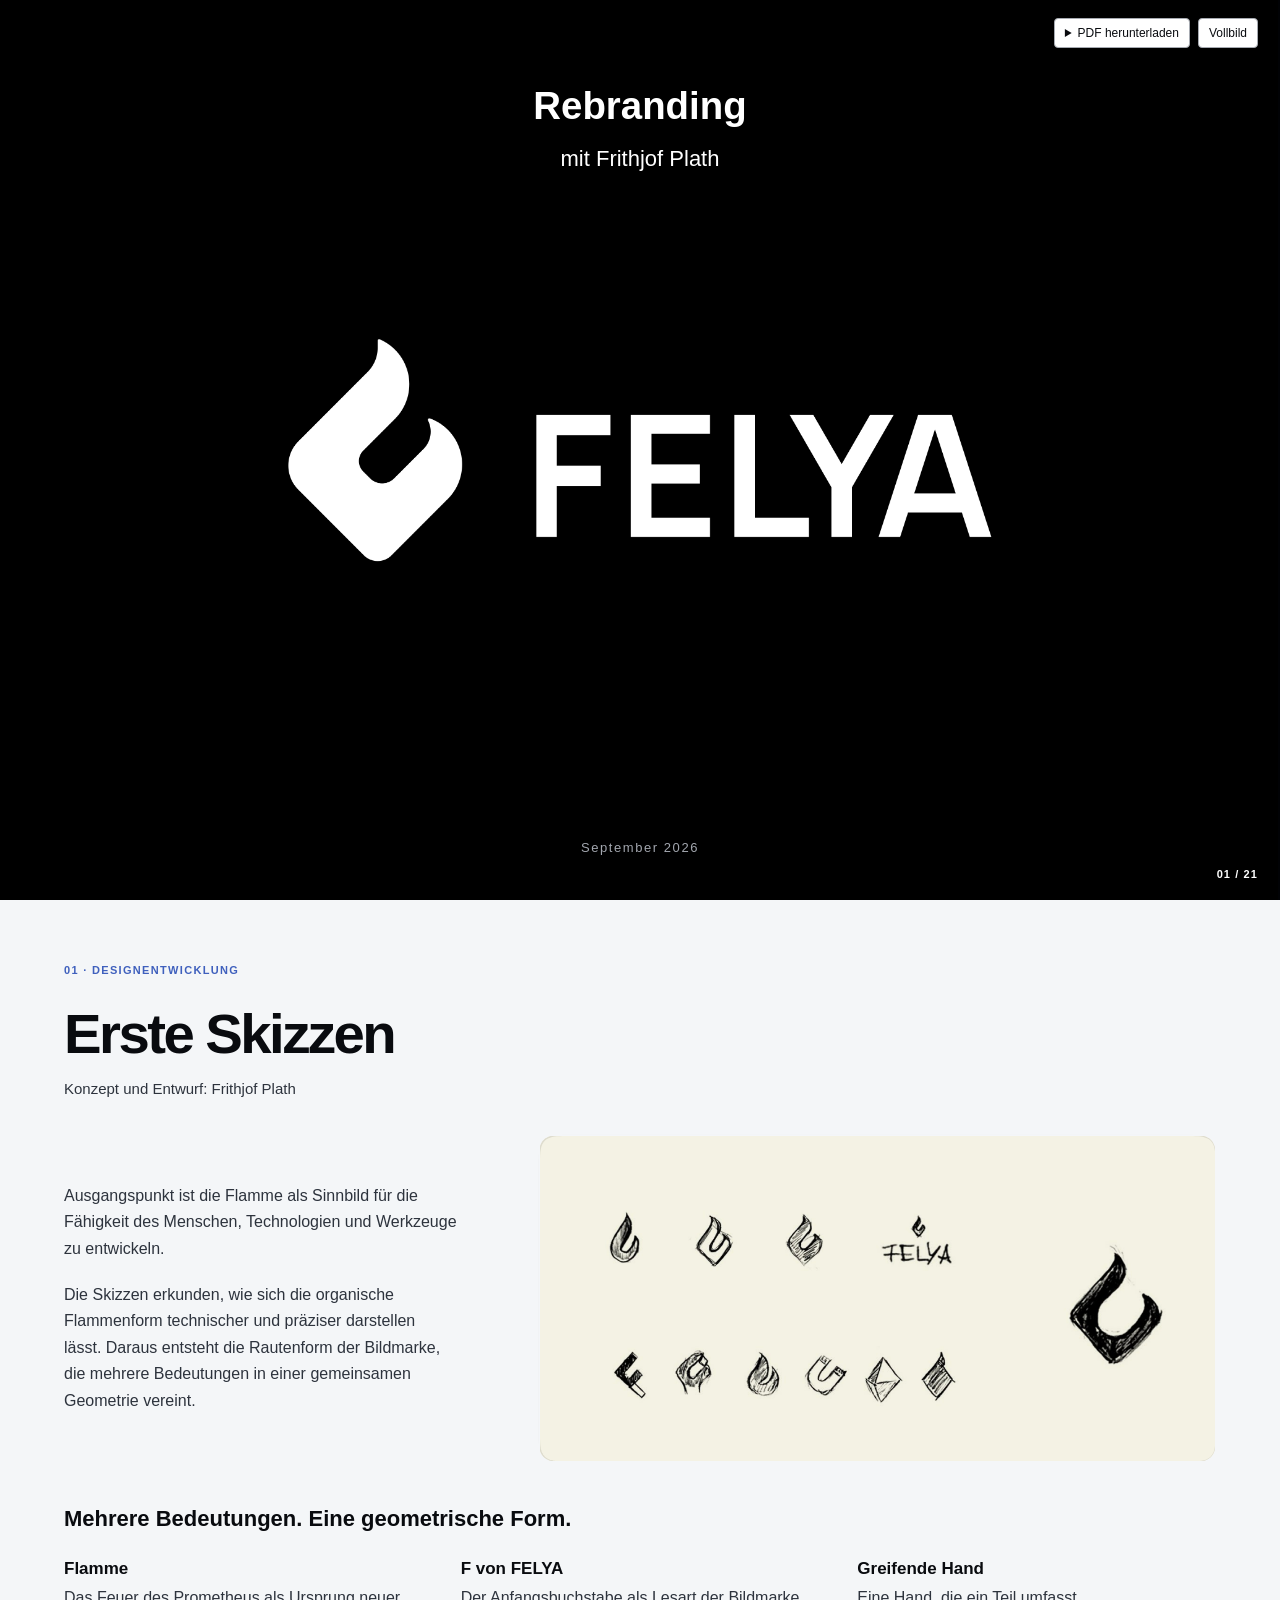
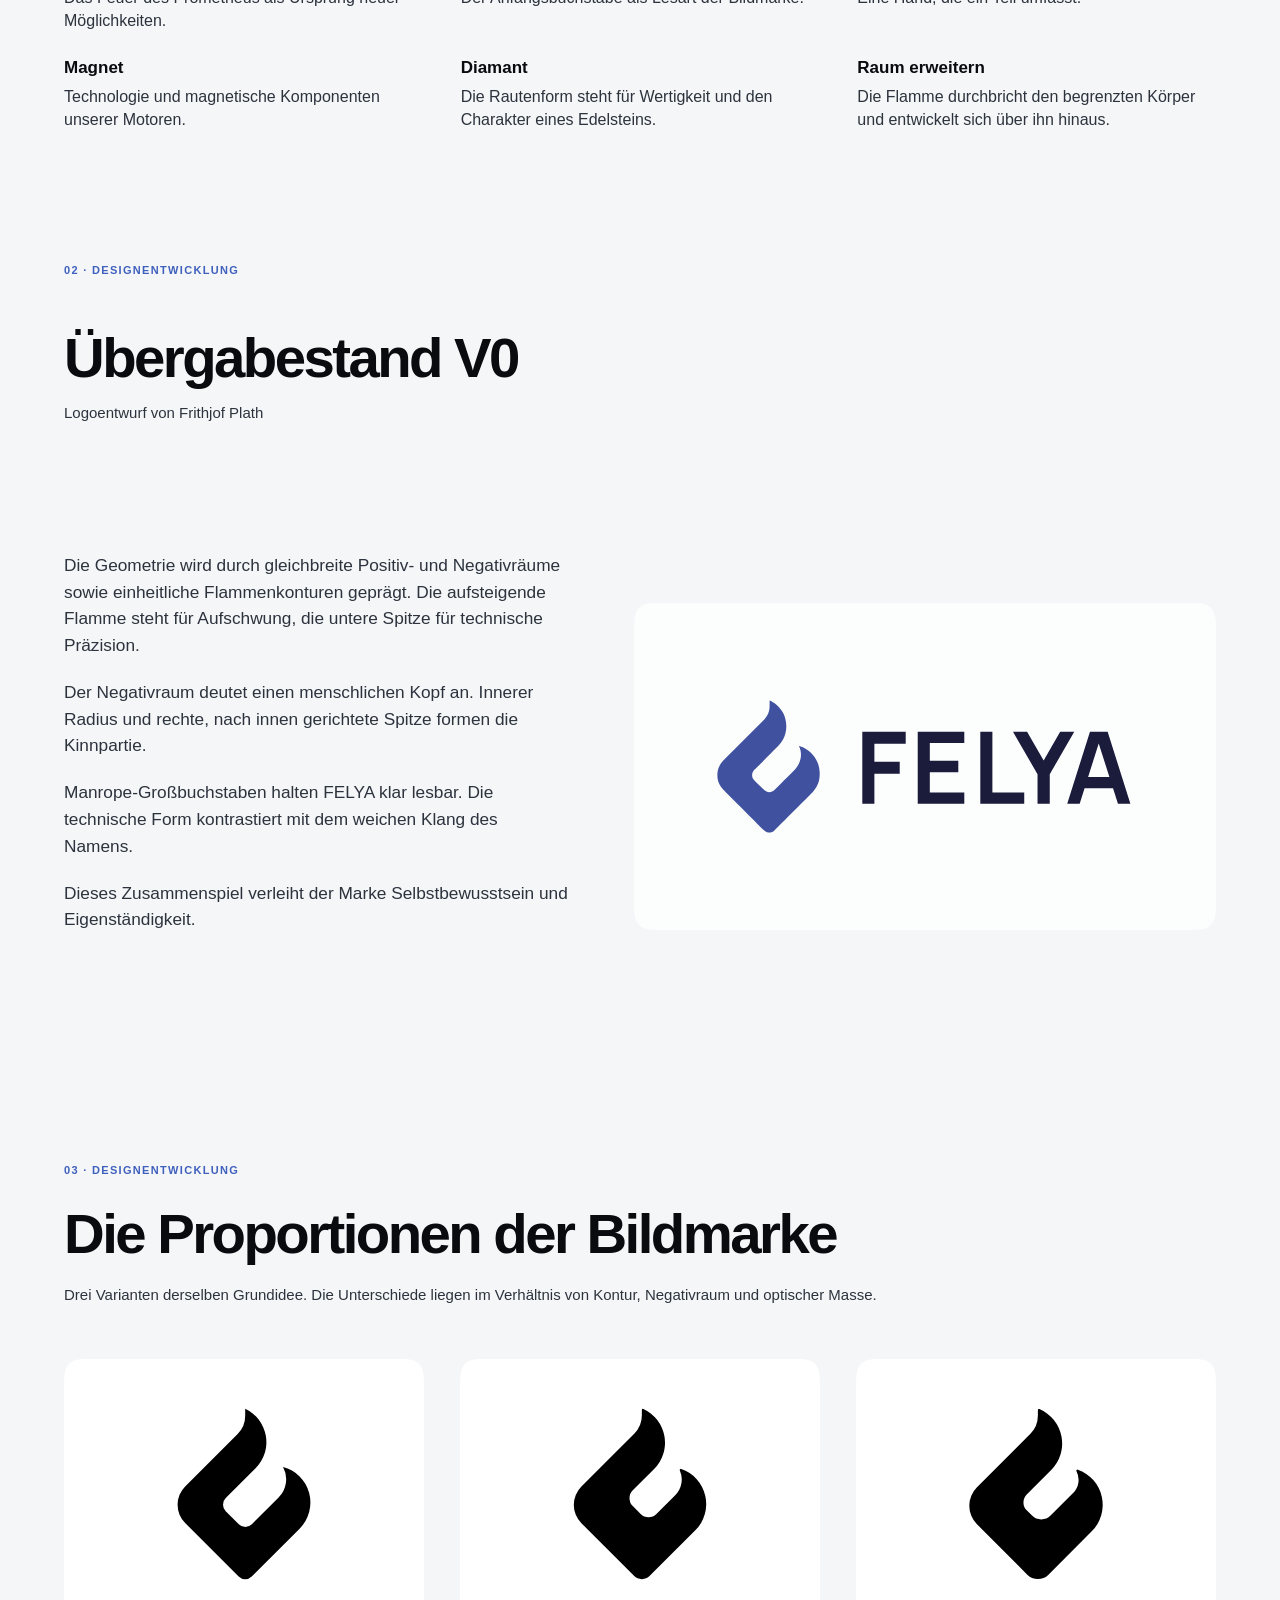
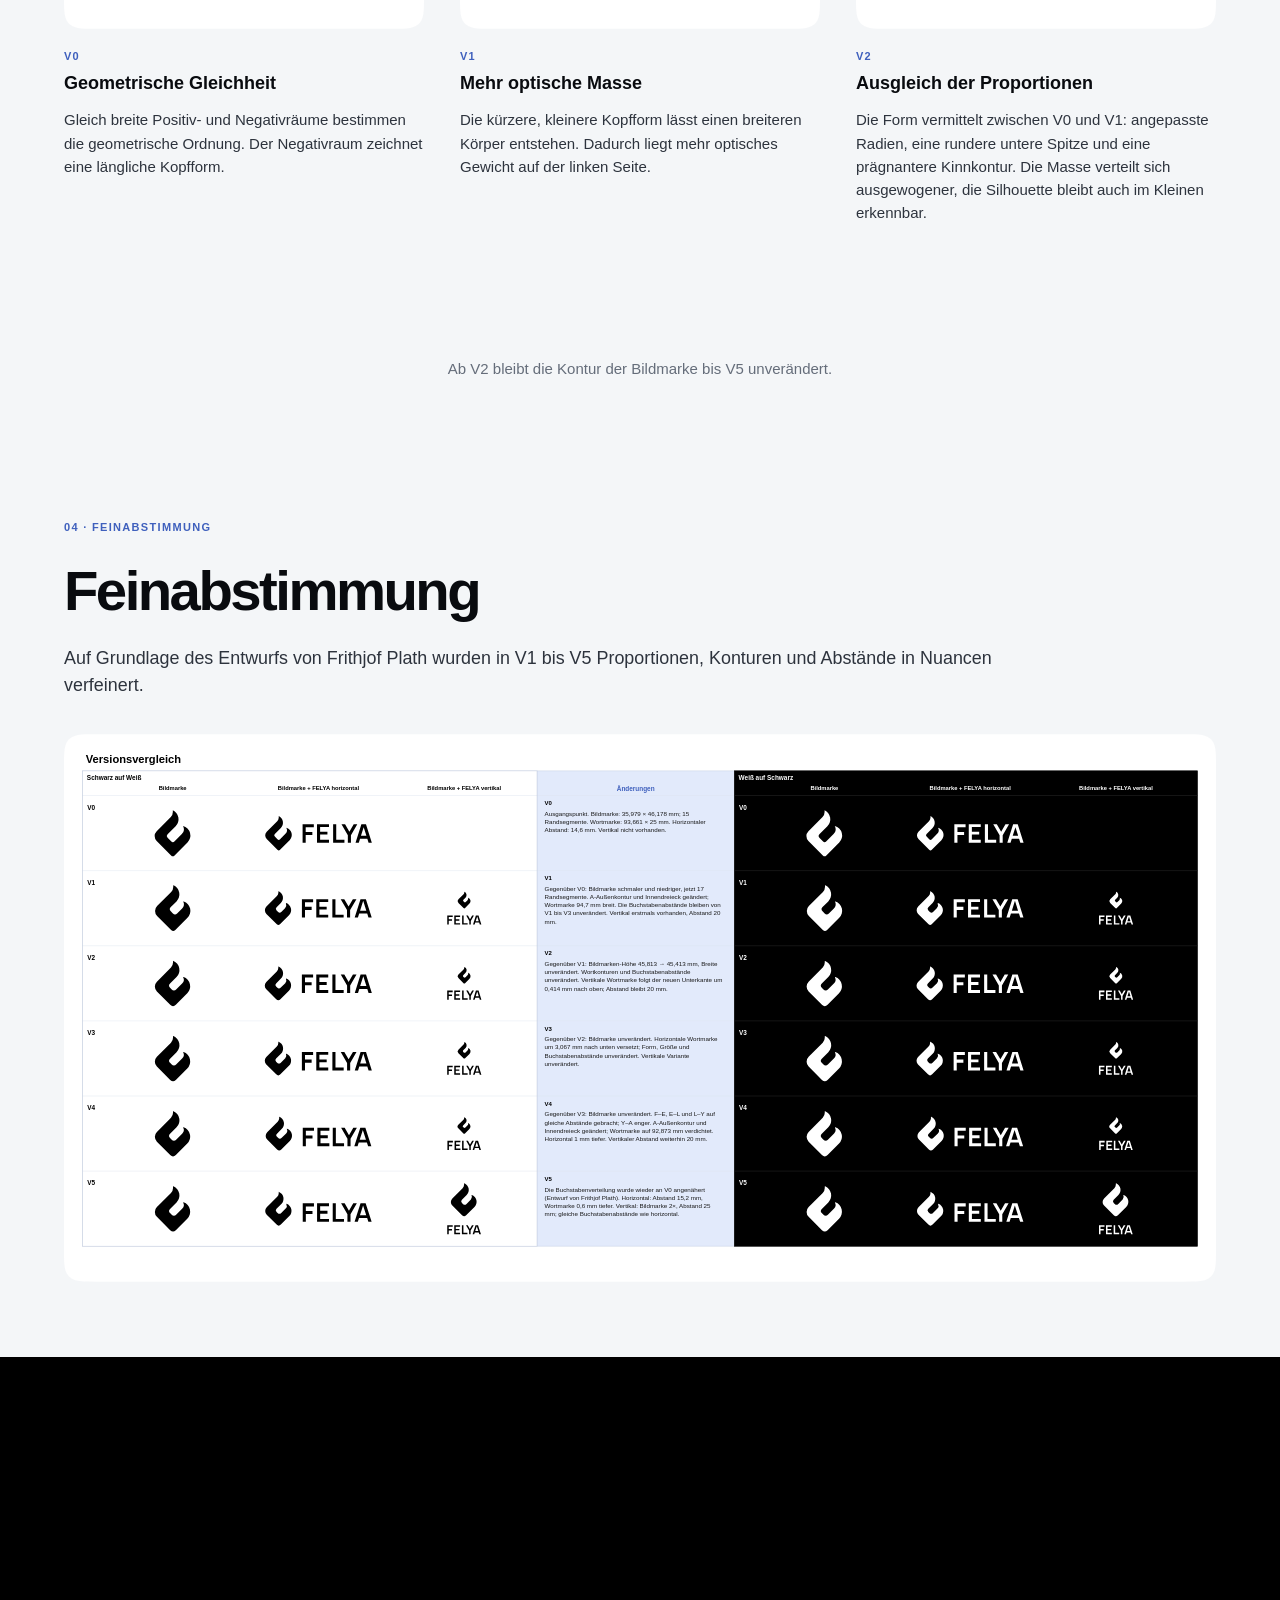
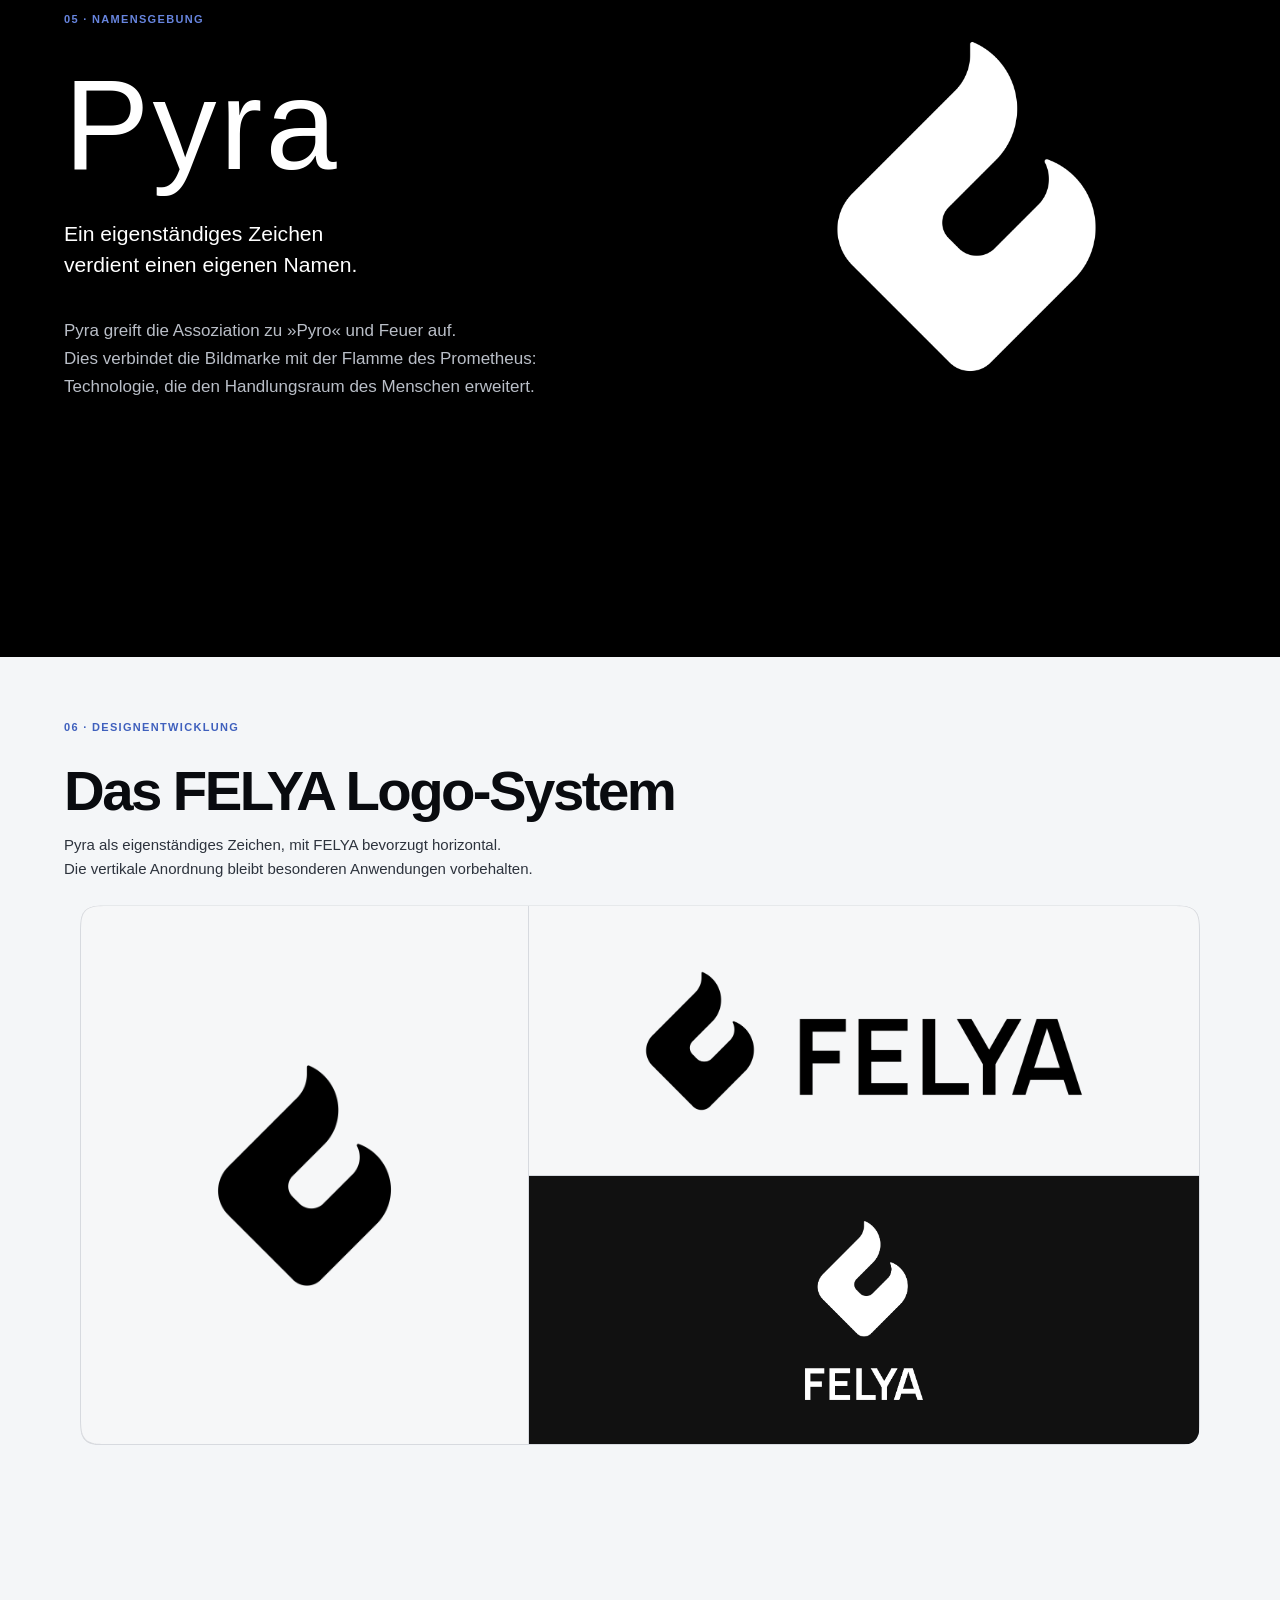
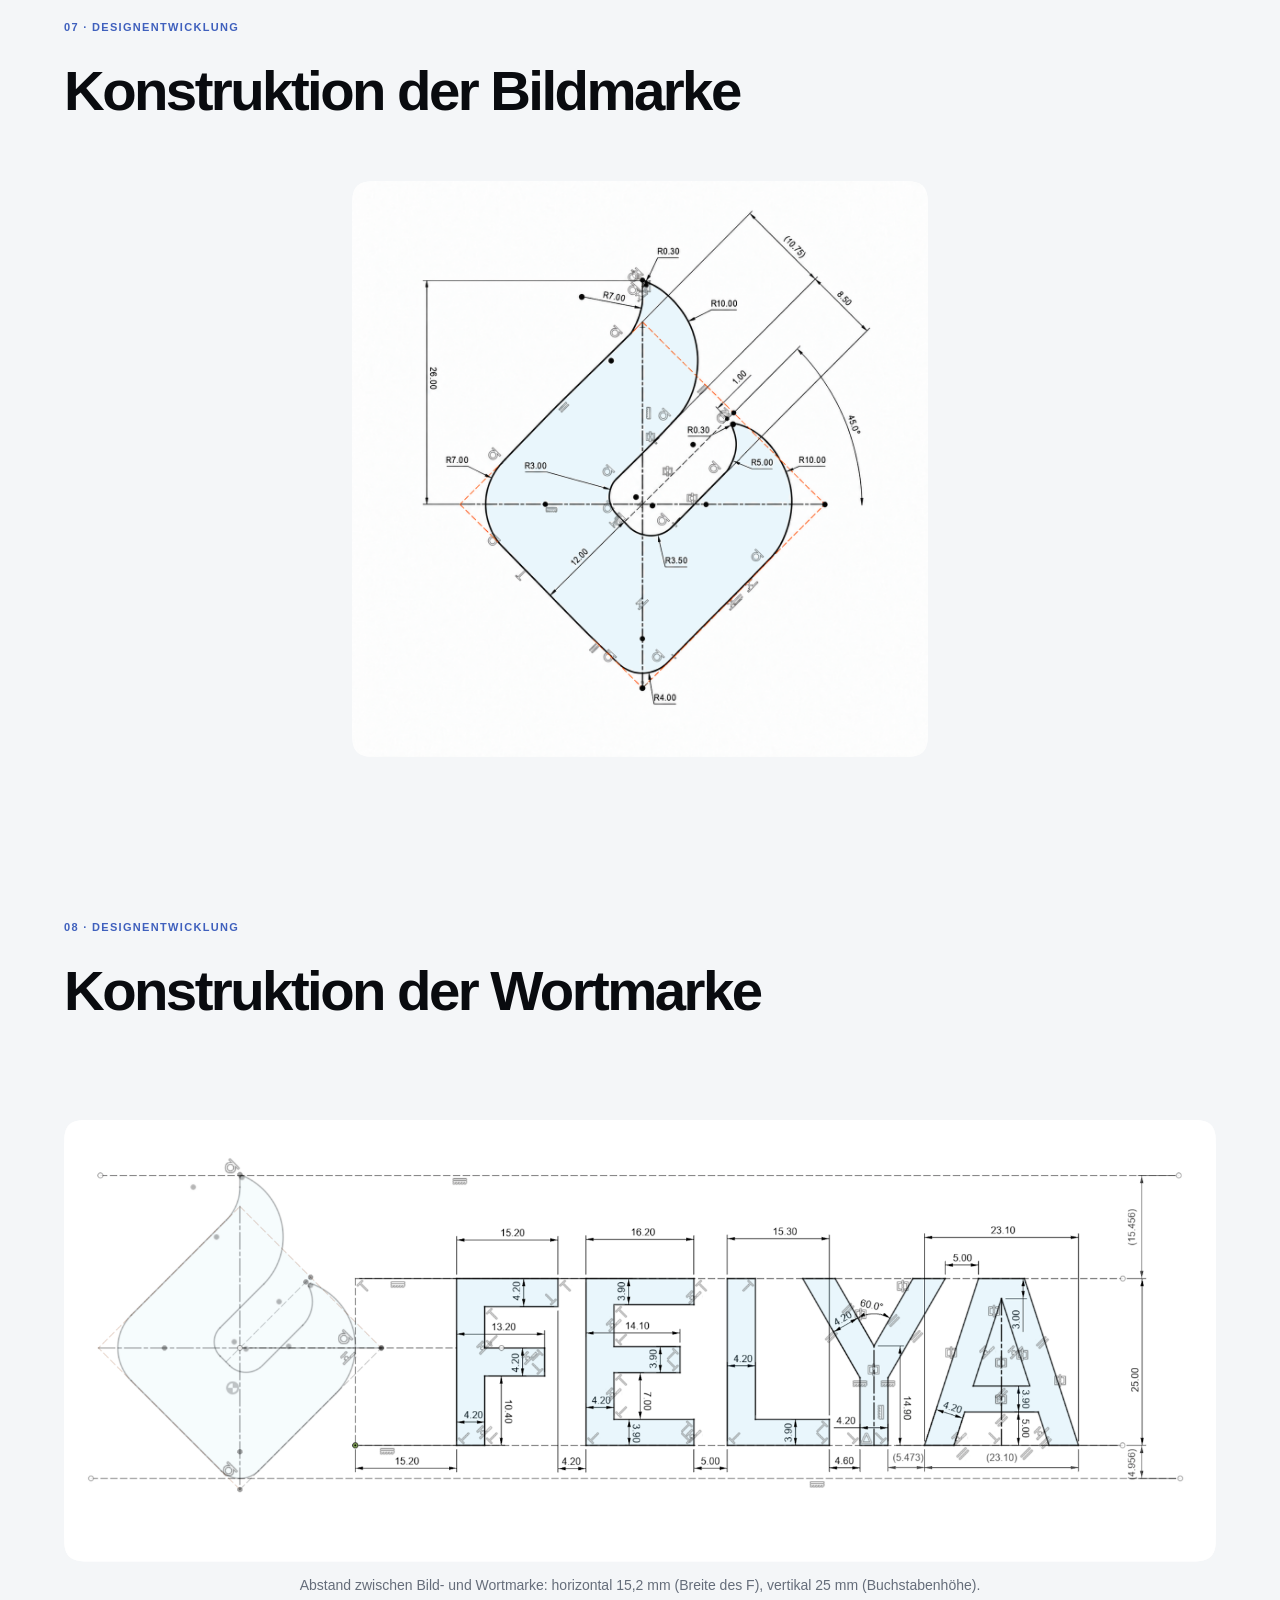
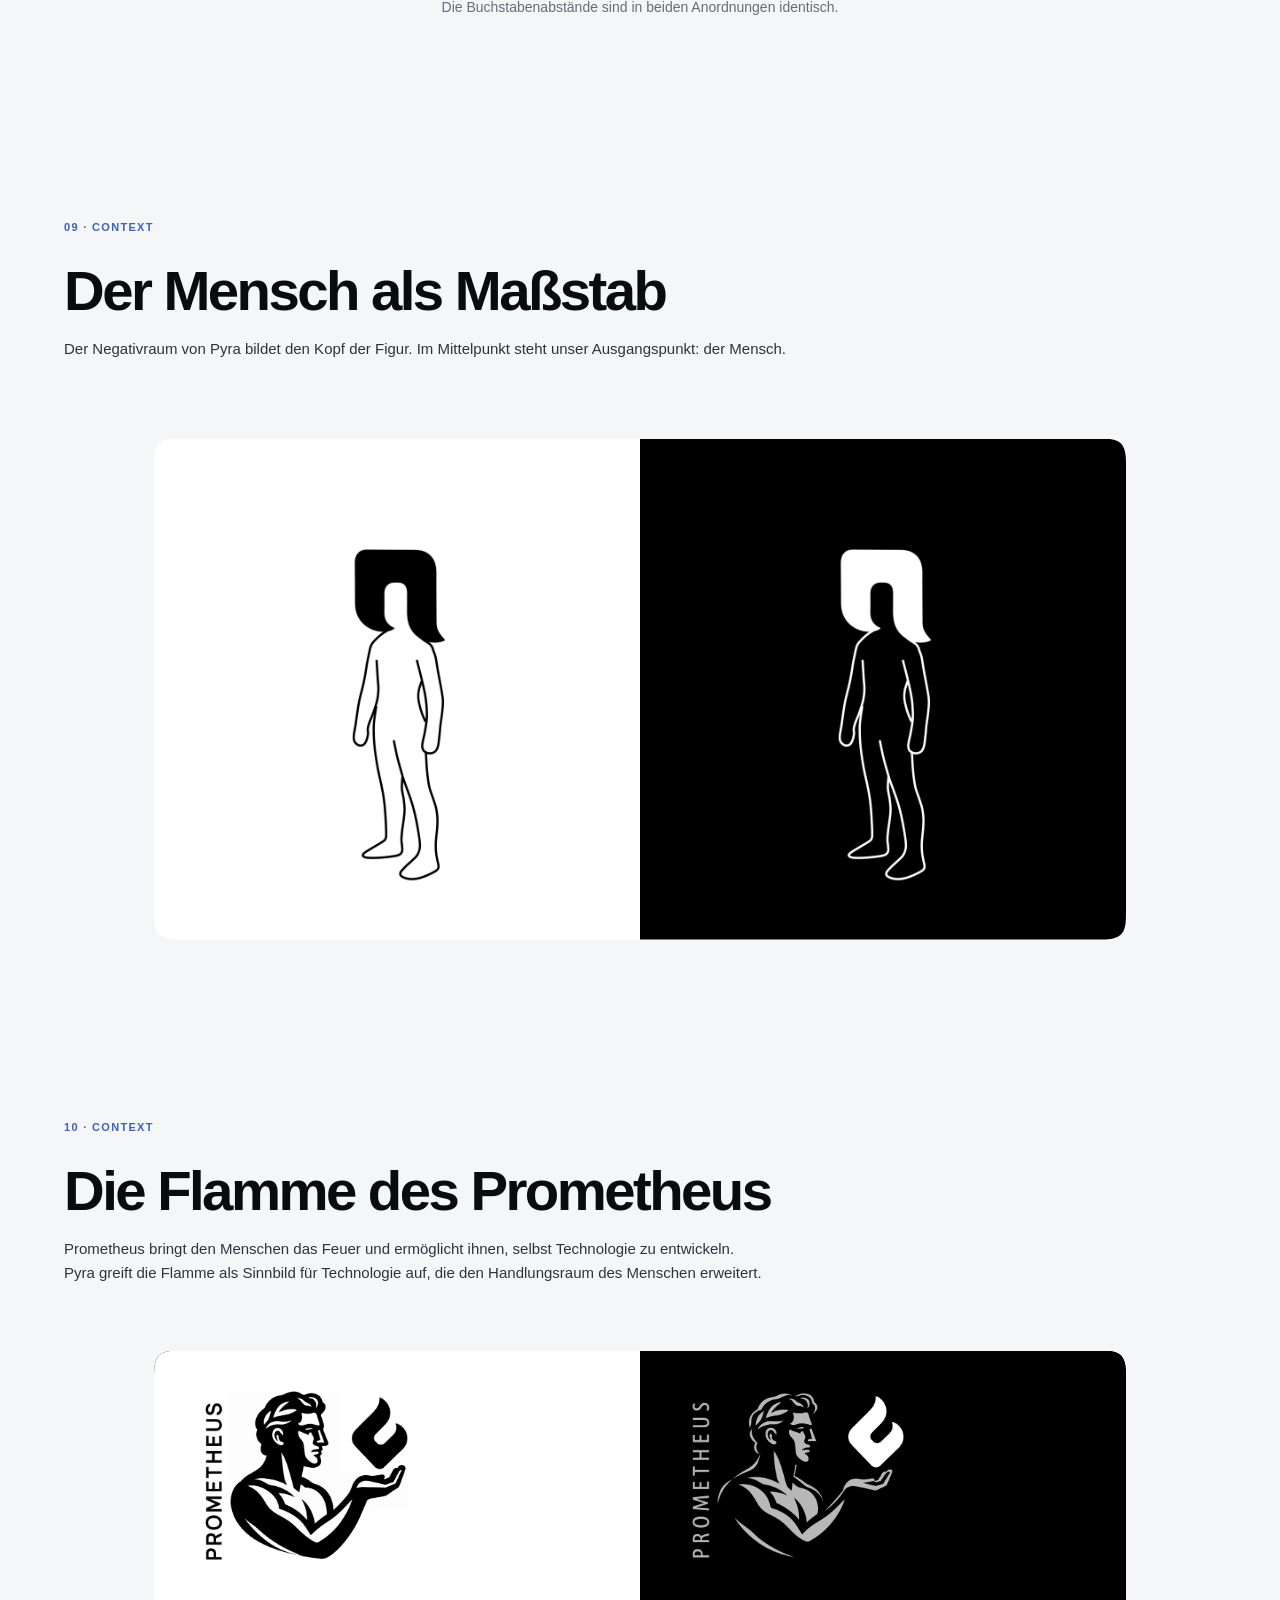
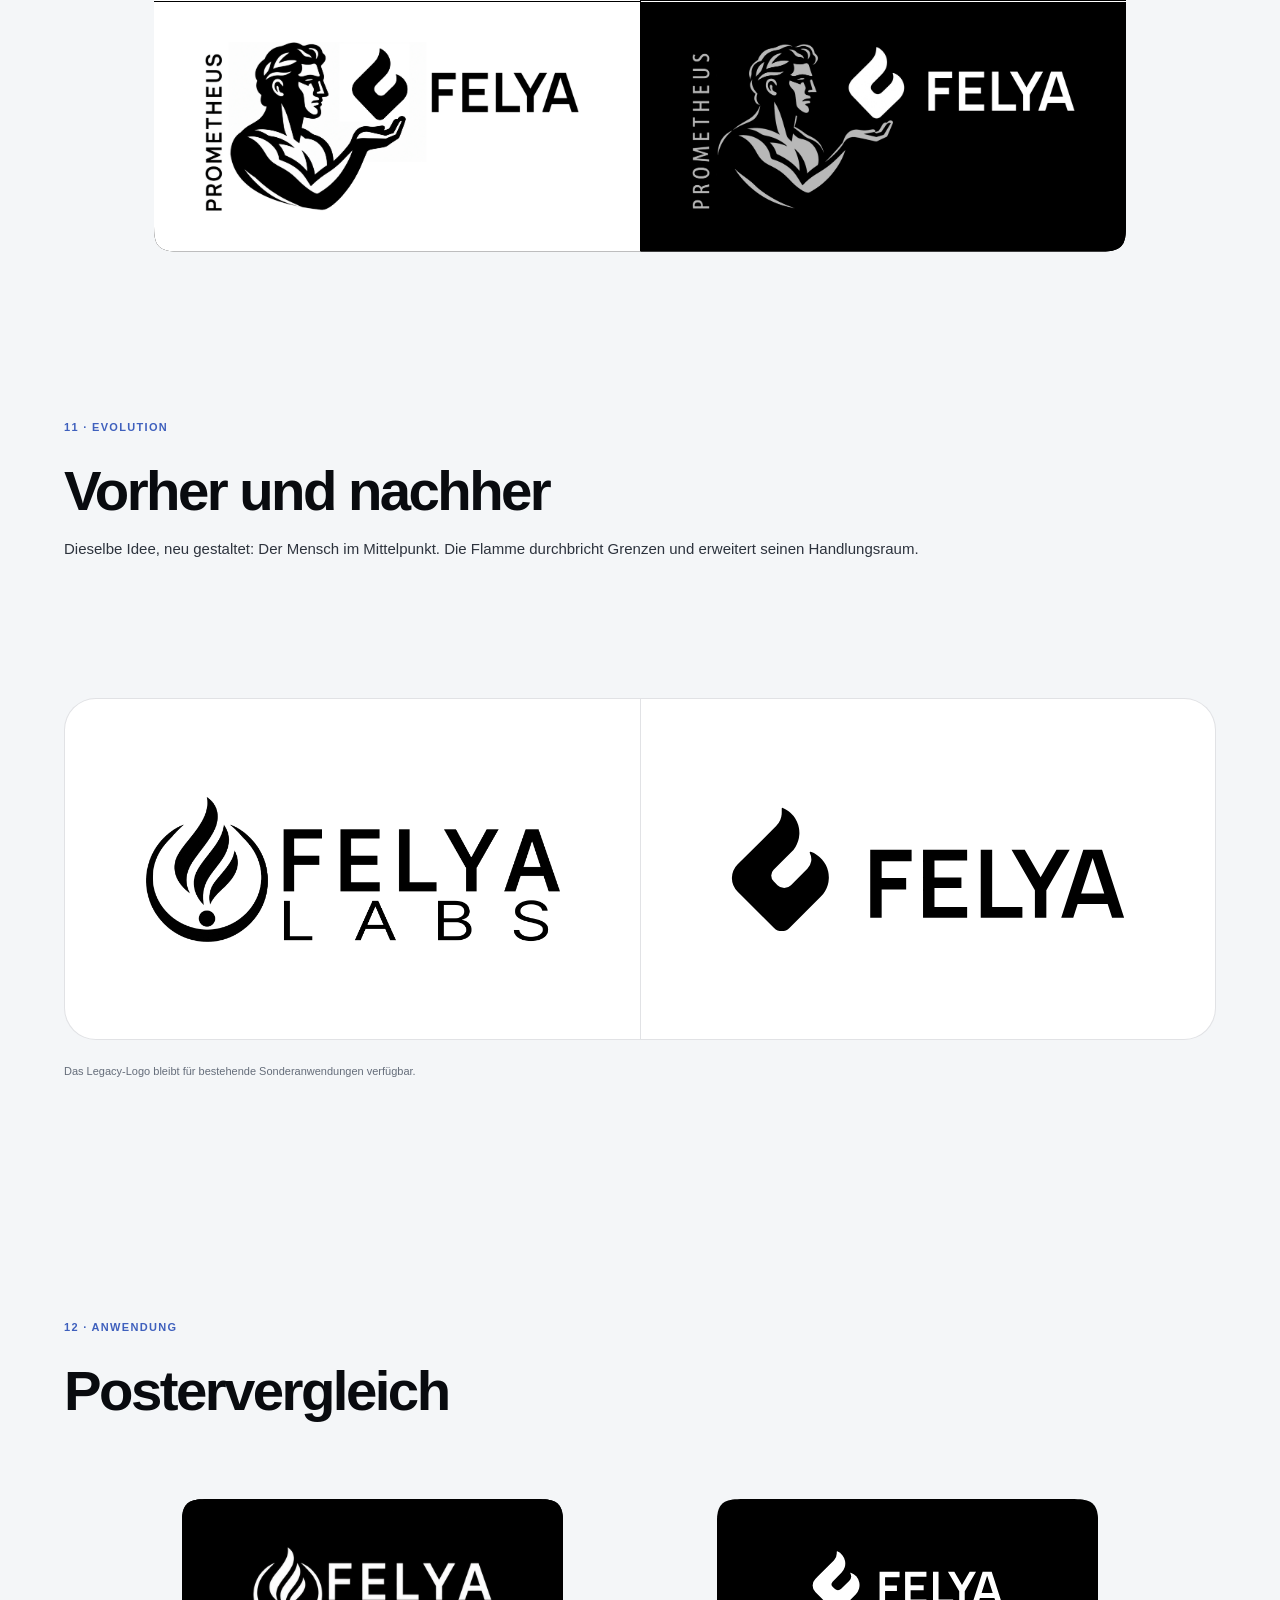
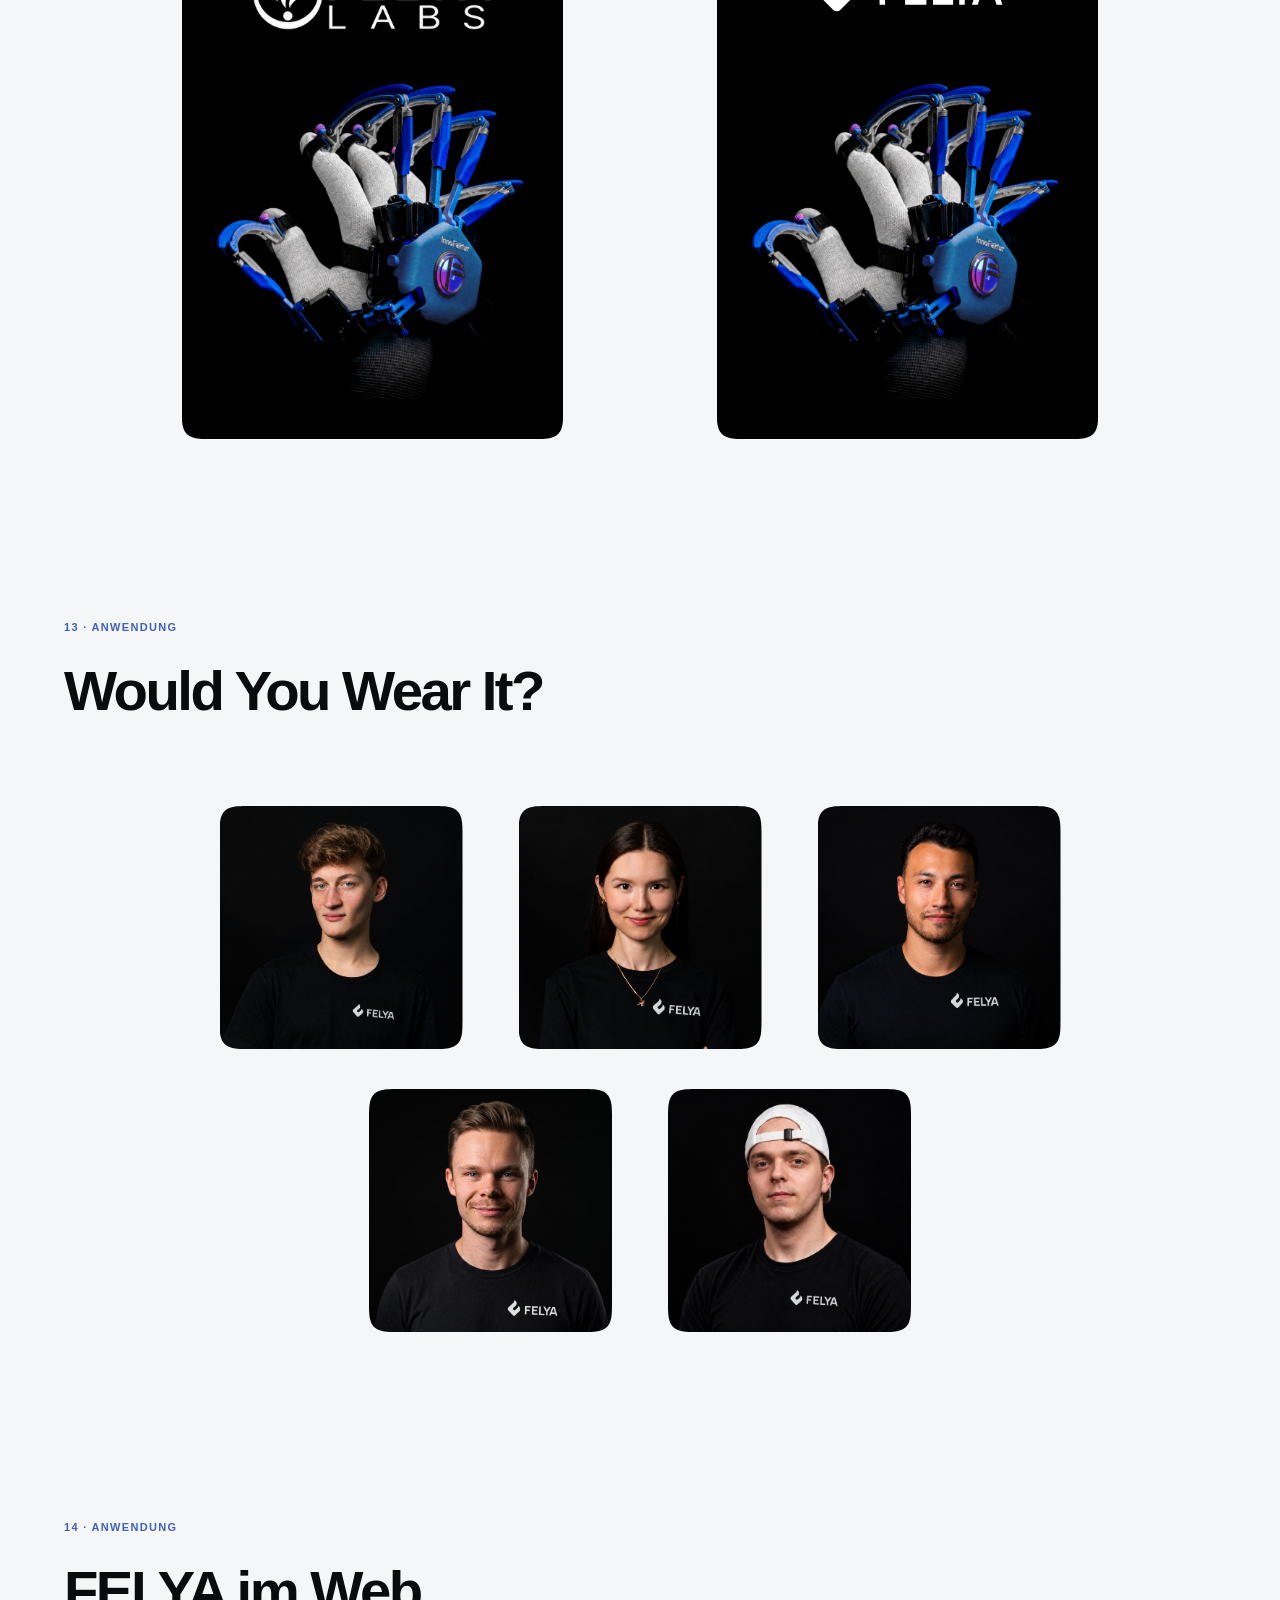
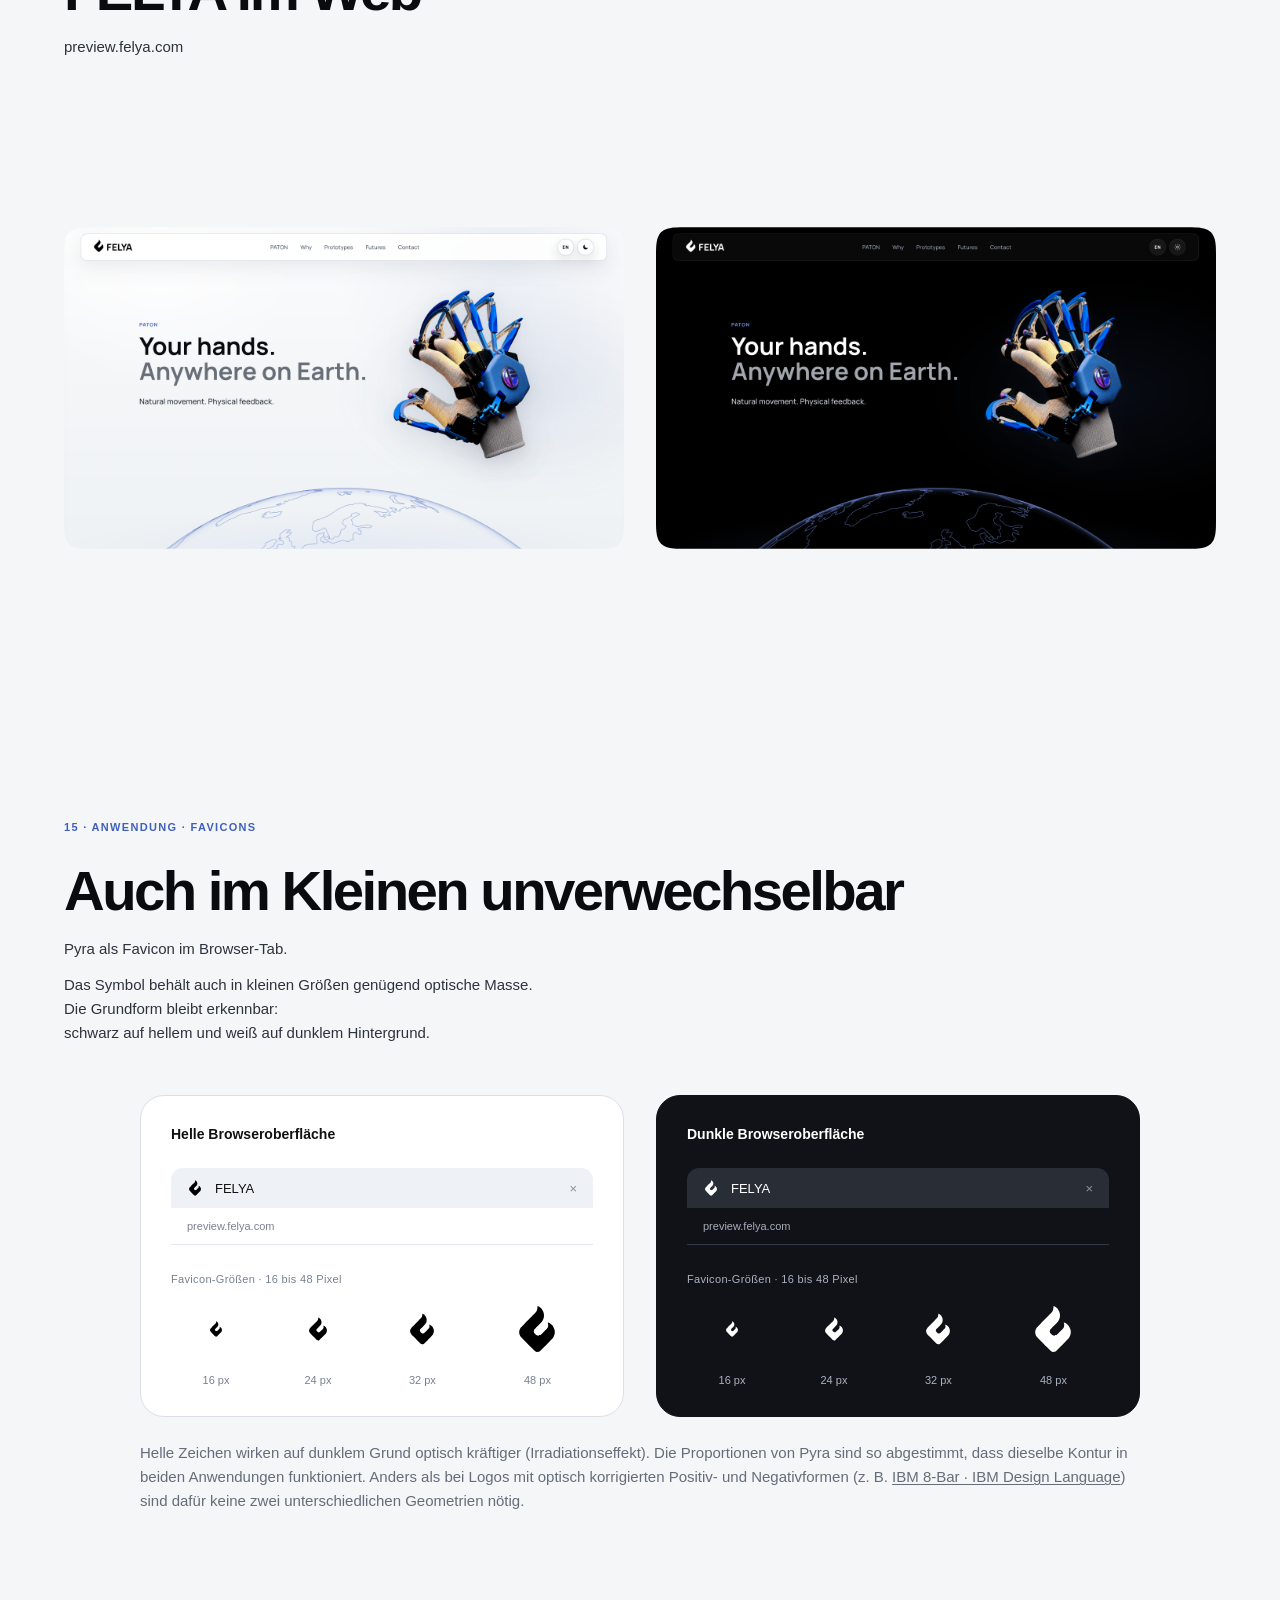
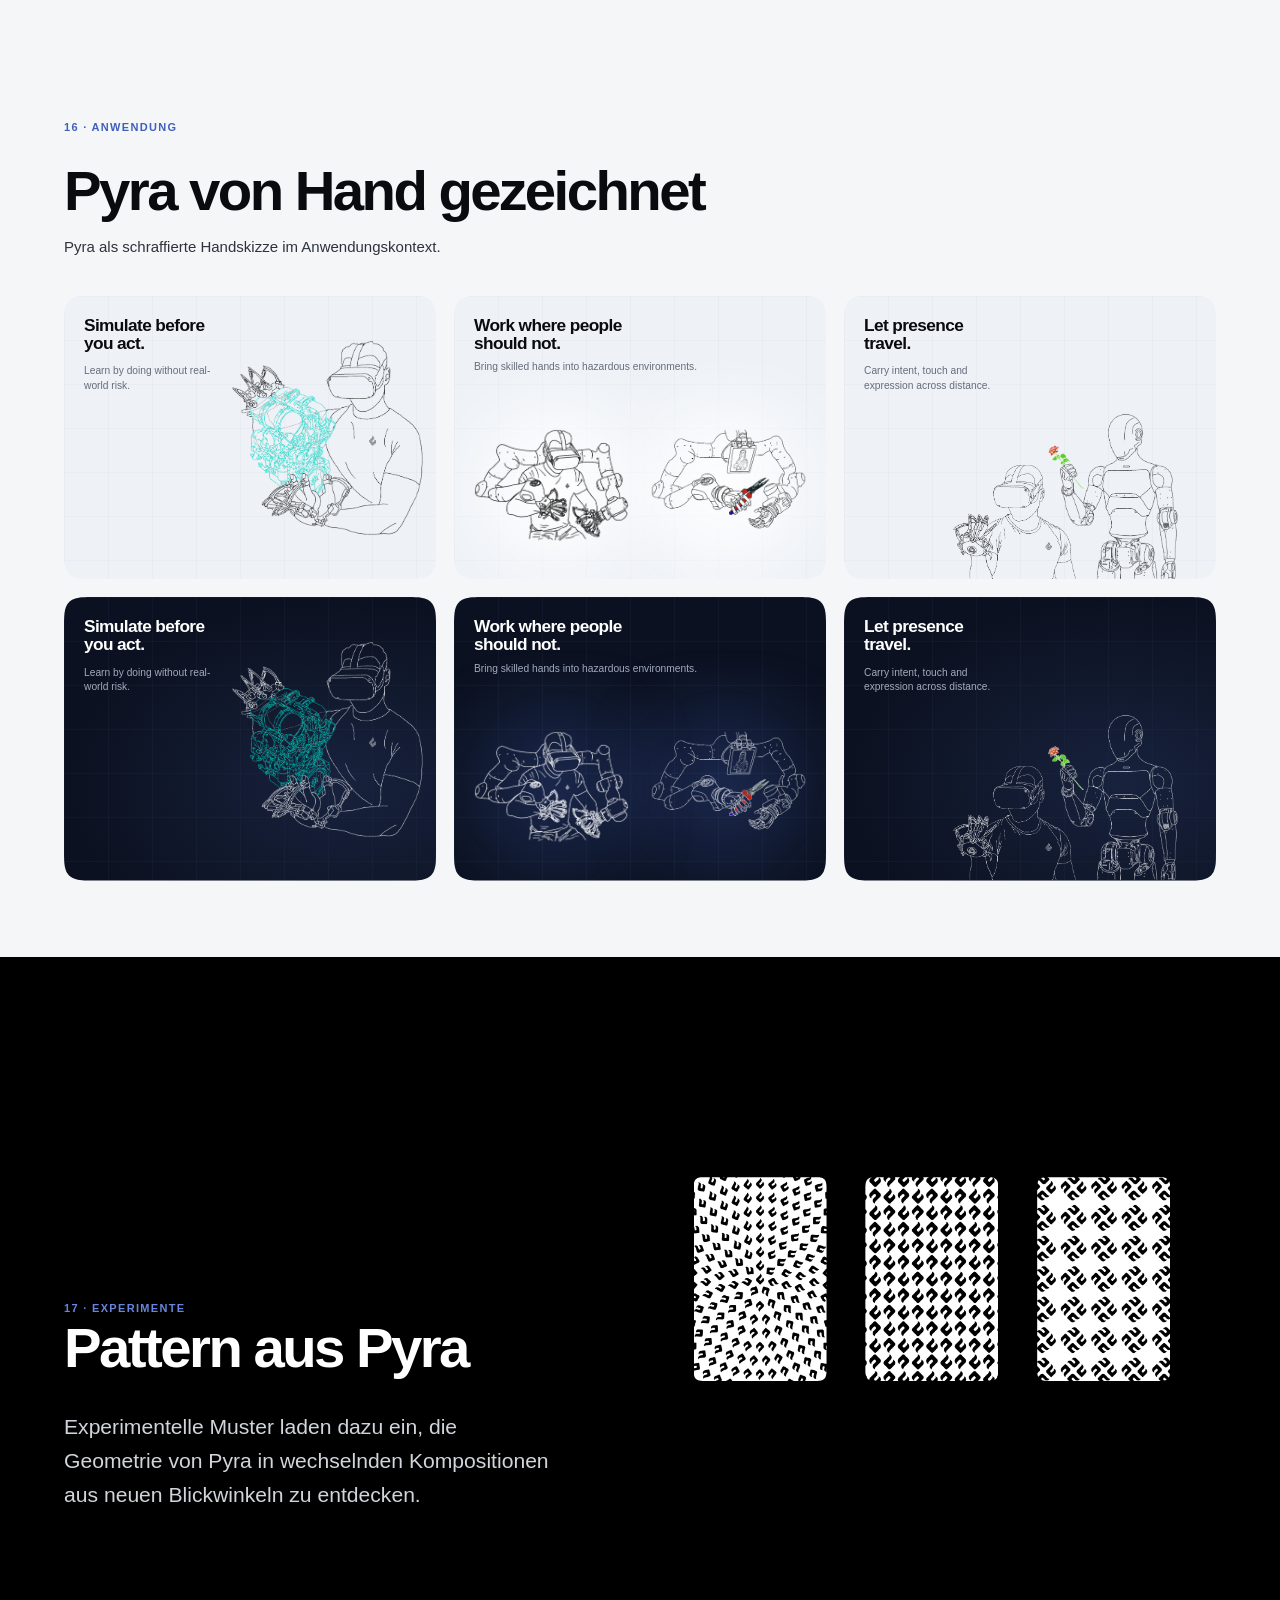
<file: pyra-rebrand/07_Pyra-Presentation/index.html>
<!doctype html>
<html lang="de">
<head>
  <meta charset="utf-8">
  <meta name="viewport" content="width=device-width, initial-scale=1">
  <meta name="robots" content="index, follow">
  <title>Pyra Rebrand | FELYA</title>
  <meta name="description" content="Von der ersten Skizze zur neuen Identität: Entdecke Pyra, die neue FELYA-Bildmarke – ihre Idee, Entwicklung und Anwendungen.">
  <link rel="canonical" href="https://brand.felya.com/pyra-rebrand/">
  <meta property="og:type" content="website">
  <meta property="og:locale" content="de_DE">
  <meta property="og:site_name" content="FELYA">
  <meta property="og:title" content="Pyra Rebrand | FELYA">
  <meta property="og:description" content="Von der ersten Skizze zur neuen Identität: Entdecke Pyra, die neue FELYA-Bildmarke – ihre Idee, Entwicklung und Anwendungen.">
  <meta property="og:url" content="https://brand.felya.com/pyra-rebrand/">
  <meta property="og:image" content="https://brand.felya.com/pyra-rebrand/07_Pyra-Presentation/sharing/pyra-rebrand-social-1200x630-v1.jpg">
  <meta property="og:image:secure_url" content="https://brand.felya.com/pyra-rebrand/07_Pyra-Presentation/sharing/pyra-rebrand-social-1200x630-v1.jpg">
  <meta property="og:image:type" content="image/jpeg">
  <meta property="og:image:width" content="1200">
  <meta property="og:image:height" content="630">
  <meta property="og:image:alt" content="Blaues Pyra-Zeichen neben dem Titel Pyra Rebrand auf dunklem Grund.">
  <meta name="twitter:card" content="summary_large_image">
  <meta name="twitter:title" content="Pyra Rebrand | FELYA">
  <meta name="twitter:description" content="Von der ersten Skizze zur neuen Identität: Entdecke Pyra, die neue FELYA-Bildmarke – ihre Idee, Entwicklung und Anwendungen.">
  <meta name="twitter:image" content="https://brand.felya.com/pyra-rebrand/07_Pyra-Presentation/sharing/pyra-rebrand-social-1200x630-v1.jpg">
  <meta name="twitter:image:alt" content="Blaues Pyra-Zeichen neben dem Titel Pyra Rebrand auf dunklem Grund.">
  <link rel="icon" type="image/x-icon" href="./sharing/pyra-favicon-blue.ico?v=2">
  <link rel="icon" type="image/png" sizes="16x16" href="./sharing/pyra-favicon-blue-16.png?v=2">
  <link rel="icon" type="image/png" sizes="32x32" href="./sharing/pyra-favicon-blue-32.png?v=2">
  <link rel="icon" type="image/png" sizes="48x48" href="./sharing/pyra-favicon-blue-48.png?v=2">
  <link rel="icon" type="image/svg+xml" sizes="any" href="./pyra-favicon-blue.svg?v=2">
  <link rel="apple-touch-icon" sizes="180x180" href="./sharing/pyra-apple-touch-icon.png?v=2">
  <style>
    :root{--ink:#080808;--paper:#f4f3ef;--line:#c9c8c3;--muted:#6e6d68;--blue:#264b9b}*{box-sizing:border-box}html{scroll-snap-type:none;scroll-behavior:auto}body{margin:0;background:var(--paper);color:var(--ink);font-family:Arial,Helvetica,sans-serif;letter-spacing:-.035em}.slide{min-height:100svh;scroll-snap-align:none;padding:clamp(28px,5vw,76px);position:relative;display:flex;flex-direction:column;justify-content:space-between;overflow:hidden}.dark{background:var(--ink);color:var(--paper)}.eyebrow,.kicker{font-size:11px;letter-spacing:.13em;text-transform:uppercase;font-weight:700}.eyebrow{opacity:.58}.kicker{color:var(--muted)}.dark .kicker{color:#aaa8a1}h1,h2,p{margin:0}h1{font-size:clamp(68px,12vw,190px);font-weight:600;line-height:.82;max-width:1000px}h2{font-size:clamp(40px,7vw,100px);font-weight:600;line-height:.9;max-width:1000px}.deck{font-size:clamp(16px,1.65vw,24px);line-height:1.18;letter-spacing:-.025em;max-width:550px}.foot{display:flex;justify-content:space-between;gap:20px;font-size:11px;letter-spacing:.08em;text-transform:uppercase;color:var(--muted)}.dark .foot{color:#aaa8a1}.mark{font-weight:700}.cover-logo{width:min(58vw,770px);max-height:58vh;object-fit:contain;object-position:left center}.center{align-items:center;text-align:center}.center>*{align-self:center}.center .cover-logo{object-position:center}.hero-grid{display:grid;grid-template-columns:1fr 1.15fr;gap:clamp(30px,7vw,120px);align-items:center;flex:1;padding:4vh 0}.image-stage{display:flex;align-items:center;justify-content:center;min-height:0}.image-stage img{max-width:100%;max-height:65vh;object-fit:contain}.white-stage{background:#fff}.black-stage{background:#000}.split{display:grid;grid-template-columns:1fr 1fr;gap:1px;background:var(--line);margin:5vh calc(clamp(28px,5vw,76px)*-1) 0}.split>div{background:var(--paper);min-height:42vh;padding:clamp(20px,3vw,50px);display:flex;align-items:center;justify-content:center}.split .darkpane{background:#000}.split img{max-width:100%;max-height:38vh;object-fit:contain}.comparison{padding-top:3vh;display:grid;grid-template-columns:100px repeat(6,1fr);gap:1px;background:var(--line);font-size:11px;letter-spacing:.08em;text-transform:uppercase}.comparison>*{background:var(--paper);min-height:75px;padding:12px}.comparison .head{font-weight:700;min-height:auto}.comparison .head:first-child{color:var(--muted)}.comparison .label{display:flex;align-items:center;color:var(--muted);font-weight:700}.comparison .cell{display:flex;align-items:center;justify-content:center}.comparison .cell img{width:100%;height:72px;object-fit:contain}.comparison .horizontal img{height:56px}.comparison .vertical img{height:68px}.note{margin-top:20px;font-size:13px;line-height:1.3;max-width:900px;color:var(--muted);letter-spacing:-.01em}.timeline{display:grid;grid-template-columns:repeat(6,1fr);gap:1px;background:var(--line);margin-top:5vh}.timeline>div{background:var(--paper);padding:20px;min-height:235px;display:flex;flex-direction:column;justify-content:space-between}.timeline b{font-size:27px}.timeline p{font-size:15px;line-height:1.05;letter-spacing:-.02em}.full-image{width:100%;height:72vh;object-fit:contain;margin:3vh 0}.caption{font-size:13px;line-height:1.25;max-width:700px;letter-spacing:-.01em}.sequence{display:grid;grid-template-columns:repeat(6,1fr);gap:clamp(8px,1vw,16px);align-items:end;margin:5vh 0}.sequence figure{margin:0;min-width:0}.sequence div{height:min(34vw,370px);display:flex;align-items:center;justify-content:center;background:#fff}.sequence img{width:100%;height:100%;object-fit:contain}.sequence figcaption{padding-top:10px;font-size:12px;letter-spacing:.1em;text-transform:uppercase}.duo{display:grid;grid-template-columns:1fr 1fr;gap:clamp(20px,4vw,60px);align-items:center;flex:1;margin-top:4vh}.duo img{width:100%;max-height:64vh;object-fit:contain}.study-label{font-size:11px;letter-spacing:.1em;text-transform:uppercase;color:var(--muted);margin:10px 0}.identity-grid{display:grid;grid-template-columns:1fr 1.45fr;grid-template-rows:1fr 1fr;gap:1px;background:var(--line);margin:4vh 0;flex:1}.identity-grid>div{background:#fff;display:flex;align-items:center;justify-content:center;padding:4vw}.identity-grid .black{background:#000}.identity-grid img{max-width:100%;max-height:27vh;object-fit:contain}.identity-grid .symbol{grid-row:span 2}.gallery{display:grid;grid-template-columns:repeat(7,1fr);gap:1px;background:var(--line);margin-top:4vh}.gallery figure{margin:0;background:#fff;position:relative;aspect-ratio:.707}.gallery img{width:100%;height:100%;object-fit:cover}.gallery figcaption{position:absolute;bottom:0;left:0;background:var(--ink);color:#fff;padding:7px 9px;font-size:10px;letter-spacing:.1em}.color-gallery{grid-template-columns:repeat(4,1fr)}.color-gallery figure{aspect-ratio:.707}.media-grid{display:grid;grid-template-columns:1fr 1fr;gap:1px;background:var(--line);margin:4vh 0;flex:1}.media-grid figure{margin:0;background:#000;min-height:0;position:relative}.media-grid video{width:100%;height:100%;max-height:59vh;object-fit:contain;display:block}.media-grid figcaption{position:absolute;top:14px;left:14px;color:#fff;font-size:11px;letter-spacing:.11em;text-transform:uppercase;z-index:2}.media-grid .light{background:#fff}.media-grid .light figcaption{color:#111}.complete{padding:0;min-height:100vh;background:#000}.complete video{width:100%;height:100svh;object-fit:cover}.complete .overlay{position:absolute;inset:auto 5vw 5vw;display:flex;justify-content:space-between;font-size:11px;letter-spacing:.12em;text-transform:uppercase;color:#fff;z-index:2}.progress{position:fixed;right:22px;bottom:20px;z-index:10;font-size:11px;letter-spacing:.13em;color:#74736d;mix-blend-mode:difference;color:#fff}.progressbar{position:fixed;right:0;top:0;width:3px;height:100vh;background:#d8d7d1;z-index:10}.progressbar i{display:block;background:#080808;width:100%;height:0}.dark~.progressbar i{background:#fff}@media(max-width:760px){.hero-grid,.duo{grid-template-columns:1fr}.comparison{grid-template-columns:65px repeat(6,1fr);overflow:hidden}.comparison>*{padding:7px}.comparison .cell img{height:50px}.timeline{grid-template-columns:1fr}.timeline>div{min-height:110px}.sequence{grid-template-columns:repeat(2,1fr)}.gallery{grid-template-columns:repeat(3,1fr)}.color-gallery{grid-template-columns:repeat(2,1fr)}.media-grid{grid-template-columns:1fr}.identity-grid{grid-template-columns:1fr}.identity-grid .symbol{grid-row:auto}.slide{min-height:auto;padding-bottom:54px}.full-image{height:55vh}}
    /* FELYA Brand Guide v2.0 (August 2026): semantic palette, type and continuous surfaces */
    :root{--page:#F4F6F8;--surface:rgba(255,255,255,.78);--dark-surface:#111111;--divider:rgba(15,23,42,.12);--divider-dark:rgba(255,255,255,.12);--text:#090B0F;--text-soft:#2D333D;--text-muted:#656D7A;--blue:#4F70CF;--blue-strong:#3F60BD;--blue-dark:#6785DF;--gold:#A97825;--gold-dark:#DEB45F;--ink:var(--text);--paper:var(--page);--line:var(--divider);--muted:var(--text-muted)}
    body{font-family:Manrope,"Helvetica Neue",Arial,sans-serif;letter-spacing:0;background:var(--page);color:var(--text)}
    .slide{padding:clamp(32px,5vw,80px);background:var(--page)}.slide.dark,.complete{background:#000;color:#fff}.slide.dark::before{content:"";position:absolute;inset:0;pointer-events:none;background-image:linear-gradient(rgba(255,255,255,.055) 1px,transparent 1px),linear-gradient(90deg,rgba(255,255,255,.055) 1px,transparent 1px);background-size:160px 160px}.slide>*{position:relative;z-index:1}
    h1{font-weight:700;line-height:.95;letter-spacing:-.05em}h2{font-weight:700;line-height:.98;letter-spacing:-.045em}.deck{font-weight:400;line-height:1.6;letter-spacing:0;color:var(--text-soft)}.dark .deck{color:#D1D5DB}.eyebrow,.kicker{font-weight:750;letter-spacing:.12em;color:var(--blue-strong);opacity:1}.dark .eyebrow,.dark .kicker{color:var(--blue-dark)}.foot{font-weight:650;letter-spacing:.04em;color:var(--text-muted)}.dark .foot{color:#A2A6AE}.caption,.note{font-weight:400;line-height:1.6;letter-spacing:0;color:var(--text-soft)}.dark .caption,.dark .note{color:#D1D5DB}.study-label{font-weight:750;color:var(--blue-strong)}
    .image-stage,.white-stage{background:var(--surface);border:1px solid var(--divider);border-radius:32px}.dark .image-stage{background:var(--dark-surface);border-color:var(--divider-dark)}.split,.comparison,.timeline,.identity-grid,.gallery,.media-grid{gap:1px;background:var(--divider);border:1px solid var(--divider);border-radius:32px;overflow:hidden}.dark .gallery,.dark .media-grid{background:var(--divider-dark);border-color:var(--divider-dark)}.split>div,.comparison>*,.timeline>div,.identity-grid>div,.gallery figure{background:var(--surface)}.split .darkpane,.identity-grid .black,.media-grid figure{background:var(--dark-surface)}.split .darkpane{border:0}.comparison .head,.comparison .label,.sequence figcaption{font-weight:750;letter-spacing:.12em}.comparison .head:first-child,.comparison .label{color:var(--text-muted)}.comparison .head:nth-child(2){color:var(--blue-strong)}.comparison .head:last-child{color:var(--gold)}.timeline>div{min-height:245px}.timeline b{font-weight:700;letter-spacing:-.04em}.timeline p{font-weight:400;line-height:1.3;letter-spacing:0;color:var(--text-soft)}.sequence div{background:var(--surface);border:1px solid var(--divider);border-radius:24px}.sequence figcaption{color:var(--text-muted)}.sequence figure:first-child figcaption{color:var(--blue-strong)}.gallery figcaption{font-weight:750;letter-spacing:.1em;background:var(--text);color:#fff}.color-gallery figcaption{background:var(--blue-strong)}.media-grid figcaption,.complete .overlay{font-weight:750;letter-spacing:.12em}.media-grid .light{background:var(--surface)}.progressbar{width:2px;background:rgba(15,23,42,.12)}.progressbar i{background:var(--blue-strong)}.progress{font-family:Manrope,"Helvetica Neue",Arial,sans-serif;font-weight:750;letter-spacing:.1em}.full-image{border-radius:32px;background:var(--dark-surface);border:1px solid var(--divider-dark);padding:clamp(8px,1.5vw,22px)}.cover-logo{filter:none}
    @media(max-width:760px){.image-stage,.split,.comparison,.timeline,.identity-grid,.gallery,.media-grid,.full-image{border-radius:24px}.slide{padding:28px}.deck{line-height:1.5}}
    .prometheus-images{display:grid;grid-template-columns:1.25fr .75fr;gap:clamp(12px,2vw,24px);align-items:center}.prometheus-images figure{margin:0;display:flex;align-items:center;justify-content:center;background:var(--dark-surface);border:1px solid var(--divider-dark);border-radius:32px;padding:clamp(12px,2vw,28px)}.prometheus-images img{display:block;width:100%;max-height:54vh;object-fit:contain}.prometheus-images figure:last-child{background:var(--surface);border-color:var(--divider)}@media(max-width:760px){.prometheus-images{grid-template-columns:1fr}.prometheus-images figure{border-radius:24px}.prometheus-images img{max-height:44vh}}
    .split iframe{width:100%;height:min(38vh,520px);border:0;border-radius:24px;background:transparent}.comparison .cell.change{font-size:11px;line-height:1.25;text-align:center;font-weight:650;letter-spacing:.02em;color:var(--text-soft)}

    /* Screen review: keep overviews within the available slide height. */
    [hidden]{display:none!important}
    .review-controls{position:fixed;right:22px;top:18px;z-index:30;display:flex;gap:8px}
    .pdf-downloads{position:relative;font:12px Arial,sans-serif;letter-spacing:0;color:#090b0f}.pdf-downloads summary{padding:7px 10px;border:1px solid #a6aab1;border-radius:4px;background:#fff;cursor:pointer}.pdf-downloads>div{position:absolute;right:0;top:calc(100% + 8px);width:245px;background:#fff;border:1px solid #d9dde5;border-radius:12px;padding:8px;box-shadow:0 6px 24px #0002}.pdf-downloads a{display:block;padding:12px;color:#090b0f;text-decoration:none;border-radius:6px}.pdf-downloads a:hover,.pdf-downloads a:focus-visible{background:#e9eef9}
    .review-controls button{font:12px Arial,sans-serif;border:1px solid #a6aab1;border-radius:4px;background:#fff;color:#090b0f;padding:7px 10px;cursor:pointer}
    .hero-grid>*{min-width:0}.split{flex-shrink:0}
    .gallery{height:62vh;grid-template-rows:repeat(4,minmax(0,1fr));flex-shrink:0}
    .gallery figure{aspect-ratio:auto;min-height:0}.gallery img{object-fit:contain}
    .color-gallery{grid-template-rows:repeat(3,minmax(0,1fr))}
    .gallery figcaption{padding:3px 5px;font-size:10px;top:0;bottom:auto;z-index:1}
    .complete video{object-fit:contain}
    .prometheus-images{grid-template-columns:1.5fr .65fr}
    .hero-grid.prometheus{grid-template-columns:1fr;gap:24px}
    .prometheus h2{font-size:clamp(36px,5vw,70px)}
    .prometheus .deck{display:none}
    .prometheus-images{max-width:1050px;width:100%;margin:auto;grid-template-columns:1.5fr .7fr}
    .prometheus-images img{max-height:55vh}
    @media(max-width:760px){.gallery{height:auto;grid-template-rows:none}.gallery figure{aspect-ratio:.707}.review-controls{top:6px;right:6px}}
    @media print{.review-controls,.progress,.progressbar{display:none!important}.slide{break-after:page}.slide:last-of-type{break-after:auto}}

    /* Structured review: retain brand palette, flatten repeated panels. */
    .slide{gap:24px;min-height:100svh;justify-content:flex-start}
    .slide h2{font-size:clamp(34px,4.4vw,64px);line-height:1.08;max-width:none}
    .slide.center{justify-content:space-between}.slide.dark::before{display:none}
    .eyebrow{margin-bottom:4px}.caption{font-size:15px;max-width:1000px;margin-top:auto}
    .image-stage,.white-stage,.full-image,.sequence div,.identity-grid,.split,.gallery,.media-grid{border-radius:0}
    .image-stage{border:0}.version-overview .full-image{margin:auto 0;max-height:none!important;height:auto;max-width:100%;padding:0;border:0;border-radius:0}
    .sequence.evolution{grid-template-columns:repeat(3,1fr);align-items:start;gap:40px;margin:auto 0}
    .evolution div{height:38vh;border:0;background:#fff}.evolution img{height:90%;width:90%}.evolution figcaption{font-size:20px;color:var(--text);padding:18px 0 10px}
    .evolution p{font-size:17px;line-height:1.5;max-width:300px}
    .construction{width:100%;height:65vh;object-fit:contain;margin:auto}.symbol-construction{height:68vh}
    .identity-grid{max-height:64vh;min-height:420px;margin:0}.identity-grid .black img{max-height:19vh;max-width:65%}
    .legacy-grid{display:grid;grid-template-columns:120px 1fr 1fr;grid-template-rows:40px 1fr 1fr;gap:0 40px;flex:1;max-height:62vh;min-height:420px;margin-top:28px}
    .legacy-grid h3{font-size:20px;text-align:center;margin:0}.legacy-grid>div{display:flex;align-items:center;justify-content:center;border-bottom:1px solid var(--divider);min-height:0}
    .legacy-grid img{width:76%;max-height:12vh;object-fit:contain}.legacy-grid img.legacy-symbol{width:auto;height:19vh;max-height:19vh;max-width:90%}.legacy-grid img.current-symbol{width:auto;height:22vh;max-height:22vh;max-width:90%}
    .row-label{align-self:center;font-size:16px;color:var(--text-muted)}
    .study-pair{display:grid;grid-template-columns:1fr 1fr;gap:0;flex:1;max-height:72vh;min-height:480px;border:0}
    .study-pair figure{margin:0;background:#fff;display:flex;justify-content:center;align-items:center;min-height:0}.study-pair img{height:100%;width:100%;object-fit:contain}.study-pair .black{background:#000}
    .prometheus-grid{display:grid;grid-template-columns:1fr 1fr;grid-template-rows:1fr 1fr;height:71vh;border:0}
    .prometheus-grid figure{margin:0;background:#fff;min-height:0;display:flex;align-items:center;justify-content:center;position:relative}.prometheus-grid .black{background:#000;color:#fff}.prometheus-grid img{width:100%;height:100%;object-fit:contain}.prometheus-grid figcaption{position:absolute;bottom:12px;left:20px;font-size:12px}
    .patterns,.patterns .image-stage,.patterns .gallery,.patterns .gallery figure{background:#000!important}.patterns .gallery{border:0;gap:14px}.patterns .gallery img{background:#000}.patterns .gallery figcaption{background:#000}.patterns .image-stage img{max-height:66vh}
    .motion-pair{display:grid;grid-template-columns:1fr 1fr;gap:28px;flex:1;min-height:0}.motion-pair figure{margin:0;display:flex;flex-direction:column;gap:18px}.motion-pair figcaption{font-size:18px}.motion-pair video,.motion-pair iframe{width:100%;height:65vh;object-fit:contain;border:0;background:#000}
    .slide>video,.slide>iframe{width:100%;height:68vh;object-fit:contain;border:0;margin:auto}.complete{padding:0;gap:0}.complete>video{height:100svh;margin:0}
    .split{margin:0;flex:1;max-height:70vh}.split>div{min-width:0}
    @media(max-width:760px){.slide{min-height:100svh}.sequence.evolution{gap:12px}.evolution div{height:26vh}.evolution p{font-size:13px}.evolution figcaption{font-size:17px}.legacy-grid{grid-template-columns:66px 1fr 1fr;gap:12px;min-height:400px}.legacy-grid h3{font-size:16px}.row-label{font-size:12px}.study-pair{min-height:400px}.motion-pair{grid-template-columns:1fr}.motion-pair video,.motion-pair iframe{height:60vh}.prometheus-grid{height:74vh}.prometheus-grid figcaption{font-size:10px;left:8px}.identity-grid{max-height:none;min-height:600px}.patterns .gallery{height:auto}.version-overview{min-height:70svh}}

    /* Review refinements: cover alignment, image framing and like-for-like studies. */
    .cover{height:100svh;min-height:100svh;padding:0}
    .cover-date{position:absolute;bottom:5vh;left:0;width:100%;text-align:center;font-size:13px;letter-spacing:.12em;color:#a2a6ae}
    .cover>h1{position:absolute;top:9vh;left:0;width:100%;max-width:none;padding:0 24px;font-size:clamp(17px,1.65vw,24px);font-weight:400;letter-spacing:0;line-height:1.3;text-align:center}
    .cover-center{position:absolute;left:50%;top:50%;transform:translate(-50%,-50%);width:min(58vw,770px)}
    .cover-center h1{position:absolute;bottom:calc(100% + 32px);width:100%;font-size:clamp(17px,1.65vw,24px);font-weight:400;letter-spacing:0;line-height:1.3;text-align:center}
    .cover-center .cover-logo{display:block;width:100%;height:auto;max-height:none}
    #skizzen .image-stage{background:transparent;border:1px solid #dedcce;overflow:hidden;box-shadow:0 10px 35px rgba(15,23,42,.07)}
    #skizzen .image-stage img{display:block;width:100%;height:auto;max-height:none}
    .refinement-intro{font-size:clamp(16px,1.4vw,21px);line-height:1.5;max-width:960px;color:var(--text-soft)}
    .identity-grid{height:60vh;min-height:0;max-height:none;flex:none;grid-template-rows:repeat(2,minmax(0,1fr))}
    .identity-grid>div{min-width:0;min-height:0;padding:24px}
    .identity-grid img{width:100%;height:100%;max-height:27vh;object-fit:contain}
    .identity-grid .black img{width:65%;height:100%;max-width:65%;max-height:19vh}
    .study-pair{width:min(100%,1160px);height:58vh;min-height:0;max-height:58vh;flex:none;align-self:center;margin:auto 0}
    .prometheus-grid{width:min(86%,108vh);height:auto;min-height:0;grid-template-rows:repeat(2,auto);gap:1px;background:#000;margin:auto;flex:none}
    .prometheus-grid figure{min-width:0;padding:14px 0;border-radius:0;overflow:hidden}
    .prometheus-grid figure.black:last-child{overflow:visible}
    .prometheus-grid figure.black:last-child::before{content:"";position:absolute;top:-1px;left:0;right:0;height:1px;background:#fff;pointer-events:none}
    .prometheus-canvas{position:relative;width:90%;aspect-ratio:2392/1219}
    .prometheus-grid .prometheus-canvas img{position:absolute;left:0;object-fit:contain}
    .pattern-selection{display:grid;grid-template-columns:repeat(3,minmax(0,1fr));grid-template-rows:repeat(2,minmax(0,1fr));gap:14px;height:65vh}
    .pattern-selection figure{margin:0;min-height:0;background:transparent;padding:0}
    .pattern-selection img{display:block;width:100%;height:100%;object-fit:cover}
    .animation-divider{justify-content:center;gap:28px}.animation-divider .deck{max-width:none}
    @media(max-width:760px){.cover-center{width:80vw}.cover-center h1{bottom:calc(100% + 24px);font-size:17px}.identity-grid{height:auto;grid-template-rows:repeat(3,220px)}.identity-grid .symbol{grid-row:auto}.identity-grid img{max-height:160px}.identity-grid .black img{max-height:160px}.prometheus-grid{height:auto}.study-pair{height:54vh;max-height:none}.pattern-selection{height:60vh;gap:8px}.pattern-selection figure{padding:4px}.prometheus-canvas{min-height:0}}
    /* Brand surfaces: fallback radii; continuous-corners.js supplies the exact curve. */
    .image-stage,.construction-frame,.version-overview .full-image,.evolution figure>div,.identity-grid,.study-pair,.prometheus-grid,.split,.motion-pair video,.motion-pair iframe,.slide>iframe,.slide:not(.complete)>video{border-radius:32px;overflow:hidden}
    .pattern-selection figure,.gallery img{border-radius:14px;overflow:hidden}
    .pattern-selection figure{padding:0}
    .pattern-selection{gap:clamp(12px,1.2vw,20px);width:88%;height:55vh;justify-self:center}
    .pattern-selection figure{width:85%;height:85%;place-self:center}
    .construction-frame{width:min(100%,1440px);margin:auto;background:#fff;flex:none}
    .construction-frame-symbol{width:min(100%,64vh)}
    .construction-frame img.construction{display:block;width:100%;height:auto;max-height:none;margin:0}
    .version-overview .full-image{padding:10px;border-radius:32px}
    .gallery figure{display:flex;align-items:center;justify-content:center;padding-right:30px}
    .color-gallery figure{padding-right:88px}
    .gallery figcaption{text-align:left;line-height:1.4;padding:0;overflow-wrap:anywhere}
    .gallery img{width:auto;height:auto;max-width:100%;max-height:100%}
    #skizzen{gap:22px}
    .sketch-origin{display:grid;grid-template-columns:1fr 1.7fr;gap:clamp(32px,4vw,64px);align-items:center;margin:8px 0 12px}
    .sketch-origin p{font-size:clamp(16px,1.25vw,20px);line-height:1.6;color:var(--text-soft)}
    .sketch-origin p+p{margin-top:20px}
    .sketch-meanings{display:grid;grid-template-columns:repeat(3,minmax(0,1fr));gap:24px 36px;margin:clamp(16px,3vh,32px) 0 0}
    .sketch-meanings>div{border-top:1px solid var(--divider);padding-top:12px}
    .sketch-meanings dt{font-size:17px;font-weight:700;margin-bottom:7px}
    .sketch-meanings dd{font-size:16px;line-height:1.45;margin:0;color:var(--text-soft)}
    #skizzen>.caption{margin-top:8px;max-width:none}
    .identity-grid{grid-template-columns:1fr 1.5fr;width:min(100%,1120px);align-self:center}
    .identity-grid>div:not(.symbol):not(.black) img{width:74%;max-height:20vh}
    .identity-grid .symbol img{width:65%;max-height:30vh}
    .identity-grid .black img{width:65%;max-height:21vh}
    @media(max-width:760px){.identity-grid{grid-template-columns:1fr}.identity-grid .symbol img,.identity-grid .black img,.identity-grid>div:not(.symbol):not(.black) img{max-height:160px}}
    @media(max-width:760px){.sketch-origin{grid-template-columns:1fr;gap:24px}.sketch-meanings{grid-template-columns:1fr 1fr;gap:20px}.sketch-meanings dt{font-size:16px}.sketch-meanings dd{font-size:14px}}
    .v0-description{margin-top:28px;font-size:clamp(16px,1.35vw,20px);line-height:1.55;color:var(--text-soft)}
    .v0-description p+p{margin-top:20px}
    .slide[data-title="V0"] .eyebrow{margin-bottom:28px}
    .animation-appendix{background:#080808;color:#fff}
    .animation-appendix>summary{padding:36px clamp(28px,5vw,76px);font-size:24px;font-weight:600;cursor:pointer;list-style-position:inside}
    .animation-appendix>summary:focus-visible{outline:2px solid #fff;outline-offset:-8px}
    @media print{.animation-appendix{display:none!important}}
    .application-comparison{display:flex;justify-content:center;gap:clamp(72px,12vw,192px);margin:auto 0}
    .application-comparison figure{margin:0;min-width:0;text-align:center}
    .application-comparison img{display:block;height:60vh;max-width:100%;object-fit:contain;border-radius:24px}
    .application-comparison figcaption{font-size:16px;margin-top:14px}
    .wear-test{display:flex;flex-wrap:wrap;justify-content:center;gap:40px 56px;width:min(100%,1060px);margin:auto;}
    .wear-test figure{margin:0;width:calc((100% - 112px)/3);max-width:27vh}
    .wear-test img{display:block;width:100%;height:auto;border-radius:24px}
    .wear-test figcaption{margin-top:8px;font-size:15px;text-align:center}
    @media(max-width:760px){.application-comparison{gap:16px}.application-comparison img{height:auto;width:100%}.wear-test{gap:24px}.wear-test figure{width:calc((100% - 24px)/2);max-width:none}}
    .name-reveal{background:#000;color:#fff;justify-content:center}
    .name-composition{display:grid;grid-template-columns:1.1fr 1fr;gap:clamp(60px,8vw,140px);align-items:center;width:min(100%,1200px);margin:auto}
    .name-reveal .eyebrow{color:var(--blue-dark);opacity:1;margin-bottom:30px}
    .name-reveal h2{font-size:clamp(88px,10vw,150px);font-weight:500;letter-spacing:.025em;line-height:1.1}
    .name-subtitle{max-width:440px;font-size:clamp(20px,1.65vw,24px);line-height:1.45;letter-spacing:0;color:#fff;margin-top:24px;text-wrap:balance}
    .name-story{max-width:480px;margin-top:36px;font-size:clamp(17px,1.3vw,19px);line-height:1.65;letter-spacing:0;color:#b9bec7}
    .name-story p+p{margin-top:20px}
    .name-symbol{width:100%;height:43vh;object-fit:contain}
    @media(max-width:760px){.name-composition{grid-template-columns:1fr;gap:40px}.name-story{margin-top:28px}.name-symbol{height:28vh}.name-reveal{padding-top:54px;padding-bottom:54px}}
    .slide[data-title="Konstruktion der Wortmarke"] .construction-frame{margin:auto auto 0;align-self:center}
    .slide[data-title="Konstruktion der Wortmarke"]>.caption{margin-top:-12px;margin-bottom:auto}
    .sketch-origin>div:first-child{max-width:430px;align-self:center;padding:12px 0}
    .sketch-origin p{line-height:1.65;text-wrap:pretty}
    .sketch-meaning-section{margin-top:clamp(16px,3vh,32px)}
    .sketch-meaning-section h3{font-size:clamp(20px,1.7vw,25px);font-weight:600;line-height:1.4;letter-spacing:0;max-width:900px;margin:0 0 24px;text-wrap:balance}
    .sketch-meaning-section .sketch-meanings{margin:0}
    @page{size:A4 landscape;margin:0}
    @media print{
      html,body{width:297mm;margin:0;padding:0;-webkit-print-color-adjust:exact;print-color-adjust:exact}
      body>.slide{width:297mm;height:210mm;min-height:210mm;max-height:210mm;padding:12mm;gap:16px;break-inside:avoid;break-after:page;overflow:hidden}
      body>.slide:last-of-type{break-after:auto}
      .animation-appendix,.review-controls,.progress,.progressbar{display:none!important}
      .slide h2{font-size:42px}.slide .eyebrow{font-size:10px}
      .cover{padding:0!important}.cover-center{width:60%}.cover>h1{top:17mm}.cover-date{bottom:12mm}
      #skizzen{gap:14px}.sketch-origin{margin:0;gap:32px}.sketch-origin p{font-size:15px;line-height:1.5}.sketch-origin p+p{margin-top:14px}
      .sketch-meaning-section{margin-top:12px}.sketch-meaning-section h3{font-size:19px;margin-bottom:16px}.sketch-meanings{gap:16px 28px}.sketch-meanings dt{font-size:14px}.sketch-meanings dd{font-size:13px}
      .v0-description{font-size:15px;margin-top:20px}.v0-description p+p{margin-top:14px}
      .name-reveal h2{font-size:112px}.name-composition{gap:70px}.name-story{font-size:17px}.name-subtitle{font-size:21px}
      .version-overview .full-image{height:145mm;max-height:145mm!important;margin:0;flex:none}.refinement-intro{font-size:15px}
      .construction-frame-symbol{width:135mm}.construction-frame{max-height:145mm}.construction-frame img.construction{max-height:145mm;object-fit:contain}
      .identity-grid{height:137mm}.study-pair{height:133mm;max-height:133mm}
      .legacy-grid{min-height:0;height:135mm;margin-top:16px}
      .gallery{height:140mm;margin-top:10px}.gallery figcaption{font-size:9px}
      .application-comparison img{height:140mm}.application-comparison{gap:35mm}
      .wear-test figure{width:56mm;max-width:56mm}.wear-test{width:210mm;gap:24px 48px}
    }
    .legacy-combined{display:grid;grid-template-columns:1fr 1fr;gap:clamp(40px,6vw,96px);width:100%;flex:1;align-items:center;margin-top:28px}
    .legacy-combined figure{margin:0;min-width:0;display:flex;flex-direction:column;gap:48px;align-items:center}
    .legacy-combined h3{margin:0;font-size:20px;font-weight:600}
    .legacy-combined img{width:72%;height:19vh;object-fit:contain}
    .website-comparison{display:grid;grid-template-columns:1fr 1fr;gap:32px;margin:auto 0;align-items:center}
    .website-comparison figure{margin:0;min-width:0}
    .website-comparison img{display:block;width:100%;height:auto;border-radius:24px}
    .website-comparison figcaption{text-align:center;font-size:14px;color:var(--text-muted);margin-top:14px}
    @media screen and (max-width:760px){.website-comparison{grid-template-columns:1fr}}
    .study-pair,.prometheus-grid{width:min(86%,108vh);height:auto;max-height:none;aspect-ratio:1.94;grid-template-rows:repeat(2,minmax(0,1fr));flex:none;margin:auto}
    .study-pair{grid-template-rows:minmax(0,1fr)}
    .study-pair img{max-height:100%;padding:18px}
    .legacy-combined{flex:none;min-height:38vh;margin:auto 0 0;gap:0;background:#fff;border:1px solid var(--divider);border-radius:32px;overflow:hidden}
    .legacy-combined figure{height:100%;justify-content:center;gap:24px;padding:32px 0}
    .legacy-combined figure+figure{border-left:1px solid var(--divider)}
    .legacy-combined figcaption{font-size:16px;color:var(--text-muted)}
    @media print{
      .name-composition{width:245mm;grid-template-columns:1.15fr 1fr;gap:18mm;align-items:center}
      .name-copy{padding-left:3mm}.name-reveal h2{font-size:120px;letter-spacing:.01em}
      .name-reveal .eyebrow{margin-bottom:18px}.name-subtitle{font-size:20px;max-width:105mm;margin-top:18px}
      .name-story{font-size:16px;max-width:108mm;margin-top:28px}.name-symbol{height:95mm;width:100%;transform:translateX(-10mm)}
      .study-pair,.prometheus-grid{width:226mm;height:116.5mm;max-height:116.5mm}
      .identity-grid{height:130mm}.legacy-combined{min-height:100mm}
    }
    .website-sketches{display:grid;grid-template-columns:1fr 1fr;gap:40px;width:100%;margin:auto 0;align-items:start}
    .website-sketches>div{display:grid;grid-template-columns:repeat(3,minmax(0,1fr));gap:14px;align-items:start}
    .website-sketches img{display:block;width:100%;height:auto}
    @media print{.website-sketches{gap:10mm}.website-sketches>div{gap:3mm}}
    .sketch-cards{display:grid;grid-template-columns:repeat(3,minmax(0,1fr));grid-template-rows:repeat(2,minmax(0,1fr));gap:18px;width:100%;height:65vh;margin:auto 0}
    .sketch-card{position:relative;overflow:hidden;border-radius:24px;background-color:#eef2f7;background-image:linear-gradient(#53617e09 1px,transparent 1px),linear-gradient(90deg,#53617e09 1px,transparent 1px);background-size:44px 44px;display:grid;grid-template-columns:42% 58%;padding:20px;gap:8px;color:#090b0f}
    .sketch-card.dark{background-color:#0b1120;background-image:radial-gradient(ellipse at 75% 65%,#23315788,transparent 70%),linear-gradient(#9eb4ed0b 1px,transparent 1px),linear-gradient(90deg,#9eb4ed0b 1px,transparent 1px);color:white}
    .sketch-card header{position:relative;z-index:2;align-self:start}.sketch-card h3{font-size:clamp(15px,1.35vw,23px);line-height:1.06;letter-spacing:-.035em;margin:0}
    .sketch-card header p{font-size:clamp(9px,.8vw,13px);line-height:1.4;color:#656d7a;margin-top:12px}.sketch-card.dark header p{color:#a2aabd}
    .sketch-art{position:relative;min-height:0;height:100%;display:flex;align-items:center;justify-content:center}.sketch-art img{width:100%;height:100%;object-fit:contain;min-height:0}
    .sketch-card.hazard .sketch-art{display:grid;grid-template-rows:1fr 1fr;gap:10px}.sketch-card.presence .sketch-art{display:block}.sketch-card.presence img{position:absolute;bottom:0;width:62%;height:90%;object-position:bottom}.sketch-card.presence .motif-0{left:-8%;z-index:1}.sketch-card.presence .motif-1{right:-4%;transform:scaleX(-1)}
    @media print{.sketch-cards{height:135mm;gap:5mm}.sketch-card{padding:4mm;gap:2mm;border-radius:5mm}.sketch-card h3{font-size:16px}.sketch-card header p{font-size:10px;margin-top:10px}}
    .sketch-card.dark{background-size:100% 100%,44px 44px,44px 44px}
    .sketch-card.hazard{display:block}
    .sketch-card.hazard header{max-width:100%}
    .sketch-card.hazard header p{max-width:90%;margin-top:8px}
    .sketch-card.hazard .sketch-art{position:absolute;left:5%;right:5%;bottom:5%;height:56%;display:grid;grid-template-columns:1fr 1fr;grid-template-rows:1fr;gap:6%;isolation:isolate}
    .sketch-card.hazard .sketch-art::before,.sketch-card.hazard .sketch-art::after{content:"";position:absolute;z-index:-1;top:50%;width:75%;aspect-ratio:1;transform:translate(-50%,-50%);background:radial-gradient(circle,#ffffffed 0%,#ffffff88 34%,#ffffff22 60%,transparent 86%);filter:blur(9px);pointer-events:none}
    .sketch-card.hazard .sketch-art::before{left:25%}.sketch-card.hazard .sketch-art::after{left:75%}
    .sketch-card.hazard.dark{background-image:linear-gradient(#9eb4ed0b 1px,transparent 1px),linear-gradient(90deg,#9eb4ed0b 1px,transparent 1px);background-size:44px 44px}
    .sketch-card.hazard.dark .sketch-art::before,.sketch-card.hazard.dark .sketch-art::after{background:radial-gradient(circle,rgba(78,115,224,.24) 0%,rgba(78,115,224,.135) 34%,rgba(78,115,224,.055) 57%,rgba(78,115,224,.015) 72%,transparent 86%)}
    .sketch-card.presence .sketch-art{position:absolute;left:29%;right:0;bottom:-1px;height:77%;display:block}
    .sketch-card.presence img{height:auto;object-position:bottom}
    /* Website reference: rendered widths 480:504, heights 447.125:638.75. */
    .sketch-card.presence .motif-0{left:-5%;width:58%;z-index:1}.sketch-card.presence .motif-1{right:0;width:60.9%}
    /* Scale the pair as one composition; retain the website's relative sizes. */
    @media screen{.sketch-card.presence .sketch-art{transform:translateX(-5%) scale(.82);transform-origin:center bottom}}
    @media print{.sketch-card.presence .sketch-art{transform:translateX(-6%)}}
    /* Keep the intentional two-line headings; do not wrap inside either line. */
    .sketch-card h3{white-space:nowrap}
    .favicon-layout{display:grid;grid-template-columns:minmax(0,1fr) 160px;gap:60px;align-items:center;width:100%;max-width:1080px;margin:32px auto}.favicon-browsers{display:grid;grid-template-columns:1fr 1fr;gap:26px}.favicon-panel{background:#fff;color:#111;border:1px solid #dce1e9;border-radius:24px;overflow:hidden;padding:22px}.favicon-panel.night{background:#101218;color:#fff;border-color:#101218}.favicon-tab{display:flex;align-items:center;gap:12px;padding:12px 16px;background:#eef1f6;border-radius:12px 12px 0 0;font-size:13px;letter-spacing:0}.night .favicon-tab{background:#292d36}.tab-close{margin-left:auto;color:#8b929f}.favicon-address{padding:12px 16px;font-size:11px;letter-spacing:0;border-bottom:1px solid #e3e6ec;color:#7a8190}.night .favicon-address{border-color:#333845;color:#a7adba}.favicon-sizes{display:flex;justify-content:space-between;gap:12px;padding-top:34px}.favicon-sizes figure{margin:0;text-align:center}.favicon-sizes figure>div{height:60px;display:flex;align-items:center;justify-content:center}.favicon-sizes img{display:block;max-width:none;object-fit:contain}.favicon-sizes figcaption,.favicon-app figcaption{font-size:11px;letter-spacing:0;margin-top:15px;color:#778091}.night figcaption{color:#acb3c0}.favicon-app{margin:0;text-align:center}.favicon-app img{width:120px;height:120px;border-radius:26px}.favicon-insight{color:var(--text-muted)}@supports(corner-shape:superellipse(1.5)){.favicon-panel,.favicon-app img{corner-shape:superellipse(1.5)}}@media print{.favicon-layout{max-width:240mm;margin:12mm auto;gap:12mm;grid-template-columns:minmax(0,1fr) 38mm}.favicon-panel{padding:18px}.favicon-slide h2{font-size:42px}.favicon-slide .caption{font-size:15px}.favicon-slide .favicon-insight{font-size:12px}}@media(max-width:760px){.favicon-layout{grid-template-columns:1fr;gap:24px}.favicon-browsers{gap:12px}.favicon-panel{padding:12px}}
    .favicon-slide{justify-content:flex-start;gap:24px}.favicon-subtitle{font-size:22px;font-weight:650;line-height:1.4;margin-top:22px;color:var(--blue-strong)}.favicon-layout{display:block;max-width:1000px;margin:26px auto 0}.favicon-browsers{gap:32px}.favicon-panel{padding:30px}.favicon-theme-label{font-size:14px;font-weight:600;letter-spacing:0;margin:0 0 26px}.favicon-size-label{font-size:11px;letter-spacing:.03em;color:#778091;margin-top:28px}.night .favicon-size-label{color:#acb3c0}.favicon-sizes{padding-top:14px;justify-content:space-around}.favicon-insight{width:100%;max-width:1000px;margin:0 auto;text-align:left}@media print{.favicon-slide{gap:16px}.favicon-subtitle{font-size:20px;margin-top:18px}.favicon-layout{max-width:240mm;margin:8mm auto 0;display:block}.favicon-panel{padding:24px}.favicon-insight{max-width:240mm;margin:0 auto!important}.favicon-theme-label{margin-bottom:22px}}
    #skizzen{justify-content:flex-start;gap:24px}#skizzen .sketch-origin{margin:10px 0 0;grid-template-columns:1fr 1.6fr}#skizzen .sketch-meaning-section{margin-top:18px}#skizzen .sketch-meaning-section h3{font-size:22px;margin-bottom:24px;text-wrap:initial}#skizzen .sketch-meanings{gap:26px 38px}#skizzen .sketch-meanings>div{border:0;padding:0}.v0-slide{justify-content:flex-start;gap:24px}.v0-layout{display:grid;grid-template-columns:1fr 1.15fr;gap:64px;align-items:center;flex:1}.v0-layout .v0-description{margin:0}.v0-layout .image-stage{transform:translateY(24px)}.v0-layout .image-stage img{width:100%}@media print{#skizzen{gap:16px}#skizzen .sketch-origin{margin:4px 0 0;grid-template-columns:1fr 1.65fr;gap:36px}#skizzen .sketch-origin p{font-size:15px;line-height:1.6}#skizzen .sketch-origin .image-stage{max-height:74mm}#skizzen .sketch-origin img{max-height:74mm}#skizzen .sketch-meaning-section{margin-top:12px}#skizzen .sketch-meaning-section h3{font-size:20px;margin-bottom:22px}#skizzen .sketch-meanings{gap:22px 34px}#skizzen .sketch-meanings dt{font-size:14px;margin-bottom:6px}#skizzen .sketch-meanings dd{font-size:13px;line-height:1.5}.v0-slide{gap:16px}.v0-layout{flex:0;margin-top:15mm;gap:14mm;grid-template-columns:1fr 1.12fr}.v0-layout .v0-description{font-size:15px;line-height:1.65}.v0-layout .v0-description p+p{margin-top:18px}.v0-layout .image-stage{transform:translateY(7mm)}}@media screen and (max-width:760px){.v0-layout{grid-template-columns:1fr;gap:24px}.v0-layout .image-stage{transform:none}#skizzen .sketch-origin{grid-template-columns:1fr}}
    @media print{#skizzen .sketch-meaning-section h3{font-size:18px}}
    .proportions-slide{justify-content:flex-start;gap:24px}.proportions-intro{margin-top:18px;max-width:850px}.proportions-slide .sequence.evolution{width:100%;max-width:1200px;align-self:center;gap:36px;margin:28px 0 0}.proportions-slide .evolution figure>div{height:30vh;max-height:320px}.proportions-slide .evolution img{width:66%;height:74%;object-fit:contain}.proportions-slide .evolution figcaption{font-size:18px;text-transform:none;letter-spacing:0;color:var(--text);font-weight:650;line-height:1.4;padding:20px 0 12px}.proportions-slide .evolution figcaption span{display:block;font-size:11px;letter-spacing:.1em;color:var(--blue-strong);margin-bottom:7px}.proportions-slide .evolution p{font-size:15px;line-height:1.55;max-width:none;color:var(--text-soft)}.proportions-note{margin-top:8px;color:var(--text-muted)}@media print{.proportions-slide{gap:16px}.proportions-slide h2{font-size:38px}.proportions-intro{font-size:14px;margin-top:14px}.proportions-slide .sequence.evolution{margin:7mm 0 0;gap:9mm}.proportions-slide .evolution figure>div{height:65mm;max-height:none}.proportions-slide .evolution figcaption{font-size:17px;padding:16px 0 10px}.proportions-slide .evolution p{font-size:13px;line-height:1.5}.proportions-note{font-size:11px;margin-top:6px}}@media screen and (max-width:760px){.proportions-slide .sequence.evolution{grid-template-columns:1fr}.proportions-slide .evolution figure>div{height:240px}}
    .proportions-slide .evolution figure:first-child figcaption{color:var(--text)}
    .proportions-slide .proportions-note{align-self:center;text-align:center;max-width:none;width:100%;margin-top:42px}
    @media screen{.proportions-slide .proportions-note{margin-top:clamp(90px,12vh,160px);padding-bottom:12px}}
    .cover>h1{font-size:clamp(28px,3vw,42px);font-weight:650}@media print{.cover>h1{font-size:32px}}
    /* Mobile-only reading layouts; desktop and print geometry stay unchanged. */
    .motion-pair.motion-single{grid-template-columns:minmax(0,1fr);width:min(100%,720px);margin:auto;flex:none}
    @media screen and (max-width:760px){
      .favicon-browsers{grid-template-columns:minmax(0,1fr);gap:24px}
      .favicon-panel{padding:22px;min-width:0}
      .sketch-cards{grid-template-columns:minmax(0,1fr);grid-template-rows:none;height:auto;gap:20px;margin:24px 0}
      .sketch-card{height:340px;padding:22px;grid-template-columns:42% 58%}
      .sketch-card.remote,.sketch-card.presence{display:block}
      .sketch-card.remote header p,.sketch-card.presence header p{max-width:230px;margin-top:8px}
      .sketch-card.remote .sketch-art{position:absolute;left:8%;right:8%;bottom:18px;height:64%;display:flex;justify-content:center;align-items:flex-end}
      .sketch-card.remote .sketch-art img{object-position:center bottom}
      .sketch-card.presence .sketch-art{left:8%;right:8%;height:64%;bottom:0;transform:none}
      .sketch-card h3{font-size:20px}.sketch-card header p{font-size:12px}
      .sketch-card:nth-child(1){order:1}.sketch-card:nth-child(4){order:2}
      .sketch-card:nth-child(2){order:3}.sketch-card:nth-child(5){order:4}
      .sketch-card:nth-child(3){order:5}.sketch-card:nth-child(6){order:6}
      .animation-appendix .slide{min-height:auto;gap:28px;padding:28px 20px 48px}
      .animation-appendix h2{font-size:36px;line-height:1.12}
      .animation-appendix .split{grid-template-columns:minmax(0,1fr);margin:0;gap:18px;background:transparent}
      .animation-appendix .split>div{min-height:0;padding:12px;border-radius:24px}
      .animation-appendix .split iframe{height:400px;border-radius:18px}
      .animation-appendix .motion-pair{width:100%;margin:0}
      .animation-appendix .motion-pair iframe{height:560px;max-height:78svh}
      .animation-appendix .slide>iframe{height:360px;margin:0}
      .animation-appendix .slide>video{height:auto;max-height:70svh;object-fit:contain;margin:0}
      .animation-appendix .complete{padding:0}
    }
    /* Pyra mobile performance v1 */
    .progressbar,.progress{pointer-events:none;user-select:none}
    .pattern-preview{display:contents}
    @media screen and (max-width:760px),screen and (hover:none) and (pointer:coarse){.progressbar{display:none}}
  </style>
</head>
<body>
  <nav class="review-controls" aria-label="Präsentation"><details class="pdf-downloads"><summary>PDF herunterladen</summary><div><a href="output/pdf/FELYA_Rebranding_Versand.pdf" download>Versandversion · ca. 11 MB</a><a href="output/pdf/FELYA_Designentwicklung_Rebranding_A4.pdf" download>Volle Qualität · ca. 54 MB</a></div></details><button id="fullscreen" type="button">Vollbild</button></nav>
  <div class="progressbar"><i></i></div><div class="progress">01 / 20</div>
  <section class="slide dark cover" data-title="Titel"><h1>Rebranding<span style="display:block;margin-top:14px;font-size:22px;font-weight:400;color:inherit">mit Frithjof Plath</span></h1><div class="cover-center"><img class="cover-logo" src="../01_Logo%20Master/02%20Pyra%20White%20Transparent/felya-horizontal-white-transparent.png" alt="FELYA Logo"></div><div class="cover-date">September 2026</div></section>
  <section class="slide" data-title="Ausgangspunkt" id="skizzen"><div class="eyebrow">01 · Designentwicklung</div><header><h2>Erste Skizzen</h2><p class="caption" style="margin-top:12px">Konzept und Entwurf: Frithjof Plath</p></header><div class="sketch-origin"><div><p>Ausgangspunkt ist die Flamme als Sinnbild für die Fähigkeit des Menschen, Technologien und Werkzeuge zu entwickeln.</p><p>Die Skizzen erkunden, wie sich die organische Flammenform technischer und präziser darstellen lässt. Daraus entsteht die Rautenform der Bildmarke, die mehrere Bedeutungen in einer gemeinsamen Geometrie vereint.</p></div><div class="image-stage white-stage"><img src="../09_Pyra-Logoentwicklung/Vorversionen/v0-initial-sketches.png" alt="Skizzen zur Synthese von Flamme, F, Hand, Magnet und Juwel in einer Bildmarke"></div></div><div class="sketch-meaning-section"><h3>Mehrere Bedeutungen. Eine geometrische Form.</h3><dl class="sketch-meanings"><div><dt>Flamme</dt><dd>Das Feuer des Prometheus als Ursprung neuer Möglichkeiten.</dd></div><div><dt>F von FELYA</dt><dd>Der Anfangsbuchstabe als Lesart der Bildmarke.</dd></div><div><dt>Greifende Hand</dt><dd>Eine Hand, die ein Teil umfasst.</dd></div><div><dt>Magnet</dt><dd>Technologie und magnetische Komponenten unserer Motoren.</dd></div><div><dt>Diamant</dt><dd>Die Rautenform steht für Wertigkeit und den Charakter eines Edelsteins.</dd></div><div><dt>Raum erweitern</dt><dd>Die Flamme durchbricht den begrenzten Körper und entwickelt sich über ihn hinaus.</dd></div></dl></div></section>
  <section class="slide v0-slide" data-title="V0"><div class="eyebrow">02 · Designentwicklung</div><header><h2>Übergabestand V0</h2><p class="caption" style="margin-top:12px">Logoentwurf von Frithjof Plath</p></header><div class="v0-layout"><div class="v0-description"><p>Die Geometrie wird durch gleichbreite Positiv- und Negativräume sowie einheitliche Flammenkonturen geprägt. Die aufsteigende Flamme steht für Aufschwung, die untere Spitze für technische Präzision.</p><p>Der Negativraum deutet einen menschlichen Kopf an. Innerer Radius und rechte, nach innen gerichtete Spitze formen die Kinnpartie.</p><p>Manrope-Großbuchstaben halten FELYA klar lesbar. Die technische Form kontrastiert mit dem weichen Klang des Namens.</p><p>Dieses Zusammenspiel verleiht der Marke Selbstbewusstsein und Eigenständigkeit.</p></div><div class="image-stage white-stage"><img src="../09_Pyra-Logoentwicklung/Vorversionen/v0-delivered-wordmark.svg" alt="V0 Wortbildmarke"></div></div></section>
  <section class="slide proportions-slide" data-title="Proportionsentwicklung der Bildmarke"><div class="eyebrow">03 · Designentwicklung</div><header><h2>Die Proportionen der Bildmarke</h2><p class="caption proportions-intro">Drei Varianten derselben Grundidee. Die Unterschiede liegen im Verhältnis von Kontur, Negativraum und optischer Masse.</p></header><div class="sequence evolution"><figure><div><img src="../09_Pyra-Logoentwicklung/Versionen/v0/05%20SVG/v0-pyra.svg" alt="Bildmarke V0"></div><figcaption><span>V0</span>Geometrische Gleichheit</figcaption><p>Gleich breite Positiv- und Negativräume bestimmen die geometrische Ordnung. Der Negativraum zeichnet eine längliche Kopfform.</p></figure><figure><div><img src="../09_Pyra-Logoentwicklung/Versionen/v1/05%20SVG/v1-pyra.svg" alt="Bildmarke V1"></div><figcaption><span>V1</span>Mehr optische Masse</figcaption><p>Die kürzere, kleinere Kopfform lässt einen breiteren Körper entstehen. Dadurch liegt mehr optisches Gewicht auf der linken Seite.</p></figure><figure><div><img src="../09_Pyra-Logoentwicklung/Versionen/v2/05%20SVG/v2-pyra.svg" alt="Bildmarke V2"></div><figcaption><span>V2</span>Ausgleich der Proportionen</figcaption><p>Die Form vermittelt zwischen V0 und V1: angepasste Radien, eine rundere untere Spitze und eine prägnantere Kinnkontur. Die Masse verteilt sich ausgewogener, die Silhouette bleibt auch im Kleinen erkennbar.</p></figure></div><p class="caption proportions-note">Ab V2 bleibt die Kontur der Bildmarke bis V5 unverändert.</p></section>
  <section class="slide version-overview" data-title="V0 bis V5"><div class="eyebrow">04 · Feinabstimmung</div><h2>Feinabstimmung</h2><p class="refinement-intro">Auf Grundlage des Entwurfs von Frithjof Plath wurden in V1 bis V5 Proportionen, Konturen und Abstände in Nuancen verfeinert.</p><img class="full-image" style="background:white;max-height:70vh;object-fit:contain" src="assets/comparison-combined.svg?v=compact-3" alt="Versionsvergleich V0 bis V5"></section>
  <section class="slide dark name-reveal" data-title="Der Name Pyra"><div class="name-composition"><div class="name-copy"><header><div class="eyebrow">05 · Namensgebung</div><h2>Pyra</h2><p class="name-subtitle">Ein eigenständiges Zeichen verdient einen eigenen Namen.</p></header><div class="name-story"><p>Pyra greift die Assoziation zu »Pyro« und Feuer auf.<br>Dies verbindet die Bildmarke mit der Flamme des Prometheus: Technologie, die den Handlungsraum des Menschen erweitert.</p></div></div><img class="name-symbol" src="../01_Logo%20Master/02%20Pyra%20White%20Transparent/pyra-white-transparent.png" alt="Die Bildmarke Pyra in Weiß"></div></section>
  <section class="slide" data-title="Neues Logo"><div class="eyebrow">06 · Designentwicklung</div><header><h2>Das FELYA Logo-System</h2><p class="caption" style="margin-top:12px">Pyra als eigenständiges Zeichen, mit FELYA bevorzugt horizontal.<br>Die vertikale Anordnung bleibt besonderen Anwendungen vorbehalten.</p></header><div class="identity-grid"><div class="symbol"><img src="../01_Logo%20Master/01%20Pyra%20Black%20Transparent/pyra-black-transparent.png" alt="Aktuelle Pyra schwarz"></div><div><img src="../01_Logo%20Master/01%20Pyra%20Black%20Transparent/felya-horizontal-black-transparent.png" alt="Aktuelles FELYA horizontal schwarz"></div><div class="black"><img src="../01_Logo%20Master/02%20Pyra%20White%20Transparent/felya-vertical-white-transparent.png" alt="Aktuelles FELYA vertikal weiß"></div></div></section>
  <section class="slide" data-title="Konstruktion der Bildmarke"><div class="eyebrow">07 · Designentwicklung</div><h2>Konstruktion der Bildmarke</h2><div class="construction-frame construction-frame-symbol"><img class="construction" src="../04_Logo%20Konstruktion/Pyra_Konstruktion_Fuellung_Korrigiert.png?v=E9F6FC" alt="Bemaßte Pyra-Konstruktion mit blauer Füllung ausschließlich innerhalb der Bildmarke"></div></section>
  <section class="slide" data-title="Konstruktion der Wortmarke"><div class="eyebrow">08 · Designentwicklung</div><h2>Konstruktion der Wortmarke</h2><div class="construction-frame"><img class="construction" src="assets/felya-construction-2x.png" alt="Bemaßte FELYA-Konstruktion aus Fusion 360"></div><p class="caption" style="text-align:center;max-width:900px;align-self:center;font-size:14px;line-height:1.6;color:var(--text-muted)">Abstand zwischen Bild- und Wortmarke: horizontal 15,2 mm (Breite des F), vertikal 25 mm (Buchstabenhöhe).<br>Die Buchstabenabstände sind in beiden Anordnungen identisch.</p></section>
  <section class="slide" data-title="Designstudie Mensch"><div class="eyebrow">09 · Context</div><header><h2>Der Mensch als Maßstab</h2><p class="caption" style="margin-top:16px">Der Negativraum von Pyra bildet den Kopf der Figur. Im Mittelpunkt steht unser Ausgangspunkt: der Mensch.</p></header><div class="study-pair"><figure><img class="" src="../06_Designstudien/Mensch/Pyra_Mensch_neutral_07_Master.png" alt="Mensch mit Pyra, schwarz auf weiß"></figure><figure class="black"><img class="" src="../06_Designstudien/Mensch/Pyra_Mensch_neutral_07_Dunkel.png" alt="Mensch mit Pyra, weiß auf schwarz"></figure></div></section>
  <section class="slide" data-title="Designstudie Prometheus"><div class="eyebrow">10 · Context</div><header><h2>Die Flamme des Prometheus</h2><p class="caption" style="margin-top:16px">Prometheus bringt den Menschen das Feuer und ermöglicht ihnen, selbst Technologie zu entwickeln.<br>Pyra greift die Flamme als Sinnbild für Technologie auf, die den Handlungsraum des Menschen erweitert.</p></header><div class="prometheus-grid"><figure class=""><div class="prometheus-canvas"><img src="../06_Designstudien/Prometheus/Prometheus_Hell.png" alt="Prometheus Pyra, hell" style="width:58.862876254180605%;height:100%;top:0%"></div></figure><figure class="black"><div class="prometheus-canvas"><img src="../06_Designstudien/Prometheus/Prometheus_Dunkel.png" alt="Prometheus Pyra, dunkel" style="width:61.03678929765886%;height:98.52337981952421%;top:0.7383100902378998%"></div></figure><figure class=""><div class="prometheus-canvas"><img src="../06_Designstudien/Prometheus/Prometheus_Hell_FELYA.png" alt="Prometheus Pyra + FELYA, hell" style="width:97.95150501672241%;height:100%;top:0%"></div></figure><figure class="black"><div class="prometheus-canvas"><img src="../06_Designstudien/Prometheus/Prometheus_Dunkel_FELYA.png" alt="Prometheus Pyra + FELYA, dunkel" style="width:100%;height:98.52337981952421%;top:0.7383100902378998%"></div></figure></div></section>
  <section class="slide" data-title="Vorher und nachher"><div class="eyebrow">11 · Evolution</div><header><h2>Vorher und nachher</h2><p class="caption" style="margin-top:16px;max-width:900px">Dieselbe Idee, neu gestaltet: Der Mensch im Mittelpunkt. Die Flamme durchbricht Grenzen und erweitert seinen Handlungsraum.</p></header><div class="legacy-combined"><figure><img src="../80_Legacy-Logo/01_Logo%20FELYA%20LABS%20Transparent/FELYA%20LABS%20Logo%20%2B%20Word_black_transparent.png" alt="Vollständiges Legacy-Logo FELYA LABS"></figure><figure><img src="../01_Logo%20Master/05%20Pyra%20SVG/felya-horizontal.svg" alt="Neues FELYA-Logo mit Pyra und Wortmarke"></figure></div><p class="caption" style="text-align:left;max-width:none;width:100%;margin-top:0;margin-bottom:auto;font-size:11px;line-height:1.4;color:var(--text-muted)">Das Legacy-Logo bleibt für bestehende Sonderanwendungen verfügbar.</p></section>
  <section class="slide" data-title="Postervergleich"><div class="eyebrow">12 · Anwendung</div><h2>Postervergleich</h2><div class="application-comparison"><figure><img src="../06_Designstudien/Anwendung/Poster/A4_Felya_Glove_Legacy_Vergleich.svg" alt="Anwendungsbanner mit Legacy-Logo"></figure><figure><img src="../06_Designstudien/Anwendung/Poster/A4_Felya_Glove_Pyra_Master.svg" alt="Anwendungsbanner mit freigegebenem FELYA Master-Logo V5"></figure></div></section>
  <section class="slide" data-title="Would You Wear It?"><div class="eyebrow">13 · Anwendung</div><h2>Would You Wear It?</h2><div class="wear-test"><figure><img src="../02_Profilbilder/Teammember/Jakob_Pyra.png" alt="Jakob mit dem neuen FELYA-Logo auf der Brust"></figure><figure><img src="../02_Profilbilder/Teammember/Madina_Pyra.png" alt="Madina mit dem neuen FELYA-Logo auf der Brust"></figure><figure><img src="../02_Profilbilder/Teammember/Mario_Pyra.png" alt="Mario mit dem neuen FELYA-Logo auf der Brust"></figure><figure><img src="../02_Profilbilder/Teammember/Philipp_Pyra.png" alt="Philipp mit dem neuen FELYA-Logo auf der Brust"></figure><figure><img src="../02_Profilbilder/Teammember/Ulrich_Pyra.png" alt="Ulrich mit dem neuen FELYA-Logo auf der Brust"></figure></div></section>
  <section class="slide" data-title="Webseite"><div class="eyebrow">14 · Anwendung</div><header><h2>FELYA im Web</h2><p class="caption" style="margin-top:14px"><a href="https://preview.felya.com" style="color:inherit;text-decoration:none">preview.felya.com</a></p></header><div class="website-comparison"><figure><img src="../06_Designstudien/Anwendung/Website/Pyra_auf_Website_light_bereinigt.png" alt="FELYA Webseite im Light-Modus"></figure><figure><img src="../06_Designstudien/Anwendung/Website/Pyra%20auf%20Website_dark.png" alt="FELYA Webseite im Dark-Modus"></figure></div></section>
  <section class="slide favicon-slide" data-title="Favicon und kleine Anwendungen" id="favicon"><div class="eyebrow">15 · Anwendung · Favicons</div><header><h2>Auch im Kleinen unverwechselbar</h2><p class="caption" style="margin-top:16px">Pyra als Favicon im Browser-Tab.</p><p class="caption" style="margin-top:12px;max-width:820px">Das Symbol behält auch in kleinen Größen genügend optische Masse.<br>Die Grundform bleibt erkennbar:<br>schwarz auf hellem und weiß auf dunklem Hintergrund.</p></header><div class="favicon-layout"><div class="favicon-browsers"><div class="favicon-panel"><h3 class="favicon-theme-label">Helle Browseroberfläche</h3><div class="favicon-tab"><img src="../06_Designstudien/Anwendung/Favicon/felya-favicon-black.svg" alt="" width="16" height="16"><span>FELYA</span><span class="tab-close">×</span></div><div class="favicon-address">preview.felya.com</div><p class="favicon-size-label">Favicon-Größen · 16 bis 48 Pixel</p><div class="favicon-sizes"><figure><div><img src="../06_Designstudien/Anwendung/Favicon/felya-favicon-black.svg" alt="Pyra 16 Pixel" style="width:16px;height:16px"></div><figcaption>16 px</figcaption></figure><figure><div><img src="../06_Designstudien/Anwendung/Favicon/felya-favicon-black.svg" alt="Pyra 24 Pixel" style="width:24px;height:24px"></div><figcaption>24 px</figcaption></figure><figure><div><img src="../06_Designstudien/Anwendung/Favicon/felya-favicon-black.svg" alt="Pyra 32 Pixel" style="width:32px;height:32px"></div><figcaption>32 px</figcaption></figure><figure><div><img src="../06_Designstudien/Anwendung/Favicon/felya-favicon-black.svg" alt="Pyra 48 Pixel" style="width:48px;height:48px"></div><figcaption>48 px</figcaption></figure></div></div><div class="favicon-panel night"><h3 class="favicon-theme-label">Dunkle Browseroberfläche</h3><div class="favicon-tab"><img src="../06_Designstudien/Anwendung/Favicon/felya-favicon-white.svg" alt="" width="16" height="16"><span>FELYA</span><span class="tab-close">×</span></div><div class="favicon-address">preview.felya.com</div><p class="favicon-size-label">Favicon-Größen · 16 bis 48 Pixel</p><div class="favicon-sizes"><figure><div><img src="../06_Designstudien/Anwendung/Favicon/felya-favicon-white.svg" alt="Pyra 16 Pixel" style="width:16px;height:16px"></div><figcaption>16 px</figcaption></figure><figure><div><img src="../06_Designstudien/Anwendung/Favicon/felya-favicon-white.svg" alt="Pyra 24 Pixel" style="width:24px;height:24px"></div><figcaption>24 px</figcaption></figure><figure><div><img src="../06_Designstudien/Anwendung/Favicon/felya-favicon-white.svg" alt="Pyra 32 Pixel" style="width:32px;height:32px"></div><figcaption>32 px</figcaption></figure><figure><div><img src="../06_Designstudien/Anwendung/Favicon/felya-favicon-white.svg" alt="Pyra 48 Pixel" style="width:48px;height:48px"></div><figcaption>48 px</figcaption></figure></div></div></div></div><p class="caption favicon-insight">Helle Zeichen wirken auf dunklem Grund optisch kräftiger (Irradiationseffekt). Die Proportionen von Pyra sind so abgestimmt, dass dieselbe Kontur in beiden Anwendungen funktioniert. Anders als bei Logos mit optisch korrigierten Positiv- und Negativformen (z. B. <a href="https://www.ibm.com/design/language/ibm-logos/8-bar/" target="_blank" rel="noopener noreferrer" style="color:inherit;text-decoration:underline;text-underline-offset:2px">IBM 8-Bar · IBM Design Language</a>) sind dafür keine zwei unterschiedlichen Geometrien nötig.</p></section>
  <section class="slide" data-title="Webseite Anwendungsskizzen"><div class="eyebrow">16 · Anwendung</div><header><h2>Pyra von Hand gezeichnet</h2><p class="caption" style="margin-top:14px">Pyra als schraffierte Handskizze im Anwendungskontext.</p></header><div class="sketch-cards"><article class="sketch-card light remote"><header><h3>Simulate before<br>you act.</h3><p>Learn by doing without real-world risk.</p></header><div class="sketch-art"><img src="../06_Designstudien/Anwendung/Skizzen/Praesentation/vr-hydrogen-engine-touch-light.png" alt="vr-hydrogen-engine-touch" class="motif-0"></div></article><article class="sketch-card light hazard"><header><h3>Work where people<br>should not.</h3><p>Bring skilled hands into hazardous environments.</p></header><div class="sketch-art"><img src="../06_Designstudien/Anwendung/Skizzen/Praesentation/static-haptic-light.png" alt="static-haptic" class="motif-0"><img src="../06_Designstudien/Anwendung/Skizzen/Praesentation/humanoid-arms-knipex-pliers-light.png" alt="humanoid-arms-knipex-pliers" class="motif-1"></div></article><article class="sketch-card light presence"><header><h3>Let presence<br>travel.</h3><p>Carry intent, touch and expression across distance.</p></header><div class="sketch-art"><img src="../06_Designstudien/Anwendung/Skizzen/Praesentation/operator-vr-paton-glove-light.png" alt="operator-vr-paton-glove" class="motif-0"><img src="../06_Designstudien/Anwendung/Skizzen/Praesentation/humanoid-with-rose-light.png" alt="humanoid-with-rose" class="motif-1"></div></article><article class="sketch-card dark remote"><header><h3>Simulate before<br>you act.</h3><p>Learn by doing without real-world risk.</p></header><div class="sketch-art"><img src="../06_Designstudien/Anwendung/Skizzen/Praesentation/vr-hydrogen-engine-touch-dark.png" alt="vr-hydrogen-engine-touch" class="motif-0"></div></article><article class="sketch-card dark hazard"><header><h3>Work where people<br>should not.</h3><p>Bring skilled hands into hazardous environments.</p></header><div class="sketch-art"><img src="../06_Designstudien/Anwendung/Skizzen/Praesentation/static-haptic-dark.png" alt="static-haptic" class="motif-0"><img src="../06_Designstudien/Anwendung/Skizzen/Praesentation/humanoid-arms-knipex-pliers-dark.png" alt="humanoid-arms-knipex-pliers" class="motif-1"></div></article><article class="sketch-card dark presence"><header><h3>Let presence<br>travel.</h3><p>Carry intent, touch and expression across distance.</p></header><div class="sketch-art"><img src="../06_Designstudien/Anwendung/Skizzen/Praesentation/operator-vr-paton-glove-dark.png" alt="operator-vr-paton-glove" class="motif-0"><img src="../06_Designstudien/Anwendung/Skizzen/Praesentation/humanoid-with-rose-dark.png" alt="humanoid-with-rose" class="motif-1"></div></article></div></section>
  <section class="slide dark patterns" data-title="Patterngestaltung"><div class="hero-grid"><div><div class="eyebrow">17 · Experimente</div><h2>Pattern aus Pyra</h2><p class="deck" style="margin-top:32px">Experimentelle Muster laden dazu ein, die Geometrie von Pyra in wechselnden Kompositionen aus neuen Blickwinkeln zu entdecken.</p></div><div class="pattern-selection"><figure><picture class="pattern-preview"><source media="screen" type="image/webp" srcset="./assets/pattern-previews/V4_Pyra_Pattern_08_Kreisrhythmus_A4-240.webp 240w, ./assets/pattern-previews/V4_Pyra_Pattern_08_Kreisrhythmus_A4-480.webp 480w, ./assets/pattern-previews/V4_Pyra_Pattern_08_Kreisrhythmus_A4-960.webp 960w" sizes="(max-width: 760px) 24vw, 20vw"><img loading="lazy" decoding="async" width="2480" height="3508" src="../05_Patterns/01_monochrome/grids-and-spirals/V4_Pyra_Pattern_08_Kreisrhythmus_A4.png" alt="08 – Kreisrhythmus"></picture></figure><figure><picture class="pattern-preview"><source media="screen" type="image/webp" srcset="./assets/pattern-previews/V4_Pyra_Pattern_03_Rotation_A4-240.webp 240w, ./assets/pattern-previews/V4_Pyra_Pattern_03_Rotation_A4-480.webp 480w, ./assets/pattern-previews/V4_Pyra_Pattern_03_Rotation_A4-960.webp 960w" sizes="(max-width: 760px) 24vw, 20vw"><img loading="lazy" decoding="async" width="2480" height="3508" src="../05_Patterns/01_monochrome/grids-and-spirals/V4_Pyra_Pattern_03_Rotation_A4.png" alt="03 – Rotation"></picture></figure><figure><picture class="pattern-preview"><source media="screen" type="image/webp" srcset="./assets/pattern-previews/V4_Pyra_Pattern_09_Vierergruppen_Rekonstruktion_A4-240.webp 240w, ./assets/pattern-previews/V4_Pyra_Pattern_09_Vierergruppen_Rekonstruktion_A4-480.webp 480w, ./assets/pattern-previews/V4_Pyra_Pattern_09_Vierergruppen_Rekonstruktion_A4-960.webp 960w" sizes="(max-width: 760px) 24vw, 20vw"><img loading="lazy" decoding="async" width="2480" height="3508" src="../05_Patterns/01_monochrome/groups/V4_Pyra_Pattern_09_Vierergruppen_Rekonstruktion_A4.png" alt="09 – Vierergruppen"></picture></figure><figure><picture class="pattern-preview"><source media="screen" type="image/webp" srcset="./assets/pattern-previews/F01_Goldener_Ursprung_Light_A4-240.webp 240w, ./assets/pattern-previews/F01_Goldener_Ursprung_Light_A4-480.webp 480w, ./assets/pattern-previews/F01_Goldener_Ursprung_Light_A4-960.webp 960w" sizes="(max-width: 760px) 24vw, 20vw"><img loading="lazy" decoding="async" width="2480" height="3508" src="../05_Patterns/02_color/01_Fokus_Spiralen/F01_Goldener_Ursprung_Light_A4.png" alt="Goldener Ursprung, hell"></picture></figure><figure><picture class="pattern-preview"><source media="screen" type="image/webp" srcset="./assets/pattern-previews/F09_Eine_Gruppe_im_Fokus_A4-240.webp 240w, ./assets/pattern-previews/F09_Eine_Gruppe_im_Fokus_A4-480.webp 480w, ./assets/pattern-previews/F09_Eine_Gruppe_im_Fokus_A4-960.webp 960w" sizes="(max-width: 760px) 24vw, 20vw"><img loading="lazy" decoding="async" width="2480" height="3508" src="../05_Patterns/02_color/03_Gruppen/F09_Eine_Gruppe_im_Fokus_A4.png" alt="F09 – Eine Gruppe im Fokus"></picture></figure><figure><picture class="pattern-preview"><source media="screen" type="image/webp" srcset="./assets/pattern-previews/F04_Blaue_Stroeme_A4-240.webp 240w, ./assets/pattern-previews/F04_Blaue_Stroeme_A4-480.webp 480w, ./assets/pattern-previews/F04_Blaue_Stroeme_A4-960.webp 960w" sizes="(max-width: 760px) 24vw, 20vw"><img loading="lazy" decoding="async" width="2480" height="3508" src="../05_Patterns/02_color/02_Wellen_und_Rhythmus/F04_Blaue_Stroeme_A4.png" alt="F04 – Blaue Ströme"></picture></figure></div></div></section>
  <section class="slide dark patterns" data-title="Patternübersicht"><div class="eyebrow">18 · Experimente</div><h2>Monochrome Pattern</h2><div class="gallery" id="pattern-gallery"></div></section>
  <section class="slide dark patterns" data-title="Farbige Pattern"><div class="eyebrow">19 · Experimente</div><h2>Farbige Pattern</h2><div class="gallery color-gallery" id="color-gallery"></div></section>
  <section class="slide dark center closing-slide" data-title="FELYA" style="justify-content:center"><img src="../01_Logo%20Master/05%20Pyra%20SVG/felya-horizontal.svg" alt="FELYA – finales Logo-System" style="width:58%;max-width:770px;max-height:55vh;object-fit:contain;filter:invert(1)"></section>
  <details class="animation-appendix" id="animation-appendix">
  <summary>Anhang · Animationen</summary>
  <section class="slide dark" data-title="Patternanimationen"><div class="eyebrow">Anhang · Patternanimationen</div><h2>Patternanimationen</h2><div class="motion-pair motion-single"><figure><figcaption>Lebendige Spirale</figcaption><iframe loading="lazy" src="../05_Patterns/03_Animationen/F02/F02_Lebendige_Spirale_02.html" title="Lebendige Spirale, bewegte Patternstudie"></iframe></figure></div></section>
  <section class="slide dark" data-title="Animation der Bildmarke"><div class="eyebrow">Anhang · Logoanimationen</div><h2>Animation der Bildmarke</h2><video preload="none" autoplay muted loop playsinline controls poster="../03_Logoanimationen/01_Pyra/Video_Pruefung_389.png"><source src="../03_Logoanimationen/01_Pyra/Pyra_Identity_Construction_01.webm" type="video/webm"></video><p class="caption">Animationsstudie mit historischem Konstruktionsstand.</p></section>
  <section class="slide dark" data-title="Hell und Dunkel"><div class="eyebrow">Anhang · Logoanimationen</div><h2>Bildmarke in Hell und Dunkel</h2><div class="split"><div><iframe loading="lazy" src="../03_Logoanimationen/01_Pyra/Pyra_Blueprint_Light.html" title="Pyra Blueprint Light Animation"></iframe></div><div class="darkpane"><iframe loading="lazy" src="../03_Logoanimationen/01_Pyra/Pyra_Blueprint_Dark.html" title="Pyra Blueprint Dark Animation"></iframe></div></div><p class="caption">Animationsstudien mit historischem Konstruktionsstand.</p></section>
  <section class="slide dark" data-title="Animation der Wortmarke"><div class="eyebrow">Anhang · Logoanimationen</div><h2>Animation der Wortmarke</h2><iframe loading="lazy" src="../03_Logoanimationen/02_Wortmarke/FELYA_Wordmark_Construction_01.html" title="Animation der FELYA Wortmarke"></iframe><p class="caption">Animationsstudie mit historischem Konstruktionsstand.</p></section>
  <section class="slide complete" data-title="Logoanimation"><video preload="none" autoplay muted loop playsinline poster="../03_Logoanimationen/03_Kombination/FELYA_Complete_Identity_Dark_Poster.png"><source src="../03_Logoanimationen/03_Kombination/FELYA_Complete_Identity_Dark.webm" type="video/webm"></video></section>
  </details>
    <script>
  const patternPicture=function patternPicture(source, alt, sizes = "(max-width: 760px) 120px, (max-width: 1600px) 200px, calc((100vw - 244px) / 7 - 30px)") {
  const name=source.split('/').pop().replace(/\.png$/, '');
  const escaped=alt.replaceAll('&','&amp;').replaceAll('"','&quot;');
  const srcset=[240,480,960].map(width=>`./assets/pattern-previews/${name}-${width}.webp ${width}w`).join(', ');
  return `<picture class="pattern-preview"><source media="screen" type="image/webp" srcset="${srcset}" sizes="${sizes}"><img loading="lazy" decoding="async" width="2480" height="3508" src="${source}" alt="${escaped}"></picture>`;
};
  const mono=[['grids-and-spirals','V4_Pyra_Pattern_01_A4_Hochkant_Schwarz_Weiss.png','01'],['groups','V4_Pyra_Pattern_10_Dreiergruppen_A4.png','10'],['waves-and-experiments','V4_Pyra_18_Phasenwellen_A4.png','18'],['wordmarks','V4_Pyra_FELYA_25_Wortmarken_Wellen_A4.png','25']];
  if(document.querySelector('#pattern-feature'))document.querySelector('#pattern-feature').innerHTML=mono.map(([d,f,n])=>`<figure>${patternPicture(`../05_Patterns/01_monochrome/${d}/${f}`,`Pattern ${n}`)}<figcaption>${n}</figcaption></figure>`).join('');
  const entries=[...Array(8)].map((_,i)=>['grids-and-spirals',i+1,`V4_Pyra_Pattern_${String(i+1).padStart(2,'0')}_${['A4_Hochkant_Schwarz_Weiss','Dicht','Rotation','Spirale','Spirale_Zentrum','Spirale_Fliessender_Start','Spirale_Kompakt','Kreisrhythmus'][i]}_A4.png`]); entries[0][2]='V4_Pyra_Pattern_01_A4_Hochkant_Schwarz_Weiss.png'; entries[3][2]='V4_Pyra_Pattern_04_Spirale_A4.png'; entries[4][2]='V4_Pyra_Pattern_05_Spirale_Zentrum_A4.png'; entries[5][2]='V4_Pyra_Pattern_06_Spirale_Fliessender_Start_A4.png'; entries[6][2]='V4_Pyra_Pattern_07_Spirale_Kompakt_A4.png'; entries[7][2]='V4_Pyra_Pattern_08_Kreisrhythmus_A4.png';
  const group=['V4_Pyra_Pattern_09_Vierergruppen_Rekonstruktion_A4.png','V4_Pyra_Pattern_10_Dreiergruppen_A4.png','V4_Pyra_Pattern_11_Sechser_Rosetten_A4.png','V4_Pyra_Pattern_12_Freie_Streuung_A4.png','V4_Pyra_Pattern_13_Organische_Inseln_A4.png','V4_Pyra_Pattern_14_Wellenbaender_A4.png']; group.forEach((f,i)=>entries.push(['groups',i+9,f]));
  const waves=['V4_Pyra_15_Parallele_Wellen_A4.png','V4_Pyra_16_Vertikale_Stroemung_A4.png','V4_Pyra_17_Diagonale_Brandung_A4.png','V4_Pyra_18_Phasenwellen_A4.png','V4_Pyra_19_Pulsierende_Wellen_A4.png','V4_Pyra_20_Organische_Stroemung_A4.png','V4_Pyra_21_Truchet_Bogenlabyrinth_A4.png','V4_Pyra_22_Pyra_aus_Pyra_A4.png'];waves.forEach((f,i)=>entries.push(['waves-and-experiments',i+15,f]));
  const words=['V4_Pyra_FELYA_23_Halbversatz_A4.png','V4_Pyra_FELYA_24_Diagonale_Baender_A4.png','V4_Pyra_FELYA_25_Wortmarken_Wellen_A4.png','V4_Pyra_FELYA_26_Korbgeflecht_A4.png','V4_Pyra_FELYA_27_Gross_Klein_A4.png','V4_Pyra_FELYA_28_Rahmengruppen_A4.png'];words.forEach((f,i)=>entries.push(['wordmarks',i+23,f]));
  document.querySelector('#pattern-gallery').innerHTML=entries.map(([d,n,f])=>`<figure>${patternPicture(`../05_Patterns/01_monochrome/${d}/${f}`,`Pattern ${n}`)}<figcaption>${String(n).padStart(2,'0')}</figcaption></figure>`).join('');
  const colors=[['01_Fokus_Spiralen','F01_Goldener_Ursprung_Light_A4.png'],['01_Fokus_Spiralen','F02_Goldener_Ursprung_Dark_A4.png'],['01_Fokus_Spiralen','F03_Blaues_Feld_A4.png'],['02_Wellen_und_Rhythmus','F04_Blaue_Stroeme_A4.png'],['02_Wellen_und_Rhythmus','F05_Negative_Wellen_A4.png'],['02_Wellen_und_Rhythmus','F06_Goldene_Baender_A4.png'],['03_Gruppen','F07_Dreiklang_A4.png'],['03_Gruppen','F08_Negative_Gruppen_A4.png'],['03_Gruppen','F09_Eine_Gruppe_im_Fokus_A4.png'],['04_Wortmarken','F10_FELYA_Farbzeilen_A4.png'],['04_Wortmarken','F11_FELYA_Negativ_A4.png'],['04_Wortmarken','F12_Positiv_Negativ_Wechsel_A4.png']];document.querySelector('#color-gallery').innerHTML=colors.map(([d,f],i)=>`<figure>${patternPicture(`../05_Patterns/02_color/${d}/${f}`,f,"(max-width: 760px) 120px, (max-width: 1600px) 280px, calc((100vw - 202px) / 4 - 88px)")}<figcaption>F${String(i+1).padStart(2,'0')}<br>${f.replace(/^F\d+_|_A4\.png$/g,'').replaceAll('_',' ')}</figcaption></figure>`).join('');
  // Anchor labels to the actual image rather than the wider grid cell.
  const placePatternLabels=()=>{
    const positions=[...document.querySelectorAll('.gallery figure')].map(figure=>{
      const img=figure.querySelector('img'),label=figure.querySelector('figcaption');if(!img||!label)return null;
      const f=figure.getBoundingClientRect(),r=img.getBoundingClientRect(),width=figure.closest('.color-gallery')?80:22;
      return {label,width,left:r.right-f.left+8,top:r.top-f.top};
    }).filter(Boolean);
    positions.forEach(({label,width,left,top})=>{label.style.width=width+'px';label.style.left=left+'px';label.style.top=top+'px';label.style.maxWidth=width+'px'});
  };
  let labelFrame;
  const schedulePatternLabels=()=>{if(labelFrame)return;labelFrame=requestAnimationFrame(()=>{labelFrame=0;placePatternLabels()})};
  const patternLabelObserver=new ResizeObserver(schedulePatternLabels);
  document.querySelectorAll('.gallery img').forEach(img=>{patternLabelObserver.observe(img);img.addEventListener('load',schedulePatternLabels)});
  schedulePatternLabels();
  document.querySelector('#fullscreen').addEventListener('click',()=>{if(document.fullscreenElement)document.exitFullscreen();else document.documentElement.requestFullscreen()});
  const allSlides=[...document.querySelectorAll('.slide:not([hidden])')];
  const appendix=document.querySelector('#animation-appendix');
  const visibleSlides=()=>allSlides.filter(s=>!s.closest('details')||appendix.open);
  let slides=visibleSlides(),active=0;
  const indicator=document.querySelector('.progress'),bar=document.querySelector('.progressbar i');
  const updateProgress=()=>{indicator.textContent=String(active+1).padStart(2,'0')+' / '+String(slides.length).padStart(2,'0');bar.style.height=(active/Math.max(1,slides.length-1)*100)+'%'};
  // Observe a one-pixel band at the viewport center, irrespective of slide height.
  const updateActiveSlide=()=>{
    const center=innerHeight/2;
    let next=slides.findIndex(slide=>{const r=slide.getBoundingClientRect();return r.top<=center&&r.bottom>center});
    if(next<0){
      let closest=Infinity;
      slides.forEach((slide,index)=>{const r=slide.getBoundingClientRect(),distance=Math.min(Math.abs(r.top-center),Math.abs(r.bottom-center));if(distance<closest){closest=distance;next=index}});
    }
    active=Math.max(0,next);updateProgress();
  };
  let progressObserver,progressFrame;
  const observeProgress=()=>{
    progressObserver?.disconnect();
    const top=Math.floor(innerHeight/2),bottom=Math.max(0,innerHeight-top-1);
    progressObserver=new IntersectionObserver(updateActiveSlide,{rootMargin:'-'+top+'px 0px -'+bottom+'px 0px',threshold:0});
    slides.forEach(slide=>progressObserver.observe(slide));updateActiveSlide();
  };
  observeProgress();
  addEventListener('resize',()=>{cancelAnimationFrame(progressFrame);progressFrame=requestAnimationFrame(observeProgress)},{passive:true});
  appendix.addEventListener('toggle',()=>{slides=visibleSlides();observeProgress();if(!appendix.open)appendix.querySelectorAll('video').forEach(v=>v.pause())});
  addEventListener('keydown',e=>{if(e.target.closest('summary,button,input,select,textarea,video'))return;if(['ArrowDown','ArrowRight','ArrowUp','ArrowLeft'].includes(e.key)){e.preventDefault();const next=Math.max(0,Math.min(slides.length-1,active+(e.key==='ArrowDown'||e.key==='ArrowRight'?1:-1)));slides[next].scrollIntoView({behavior:'smooth'})}});
  // Fit original same-origin animation stages and retain visible playback controls.
  document.querySelectorAll('iframe').forEach(frame=>{
    const prepare=()=>{const d=frame.contentDocument;if(!d)return;const stage=d.querySelector('.stage'),svg=d.querySelector('svg');if(stage&&svg){const box=svg.viewBox.baseVal;if(box.width&&box.height){stage.style.width=`min(95vw, calc((100vh - 90px) * ${box.width/box.height}))`;stage.style.flexShrink='0';}d.body.style.minHeight='100vh';}if(!d.querySelector('#presentation-responsive-controls')){const style=d.createElement('style');style.id='presentation-responsive-controls';style.textContent=`@media(max-width:760px){html,body{max-width:100%;overflow-x:hidden}body{box-sizing:border-box;display:flex;flex-direction:column;justify-content:center;gap:12px;min-height:100vh}nav{box-sizing:border-box;display:flex;flex-wrap:wrap;justify-content:center;gap:8px;width:100%;padding:8px}nav button{padding:8px 12px}nav input[type=range]{width:110px;min-width:0}nav output{min-width:65px;font-size:12px}canvas{display:block;width:auto;max-width:94vw;height:auto;max-height:calc(100vh - 110px);object-fit:contain}.stage{margin:auto auto 0}nav{margin:0 auto auto}}`;d.head.append(style);}const loop=d.querySelector('#loop');if(loop)loop.checked=true;};
    frame.addEventListener('load',prepare);prepare();
  });
  const mediaObserver=new IntersectionObserver(items=>items.forEach(({target,isIntersecting})=>{
    target.querySelectorAll('video').forEach(v=>{if(isIntersecting){v.currentTime=0;v.play().catch(()=>{})}else v.pause()});
    if(isIntersecting)target.querySelectorAll('iframe').forEach(f=>f.contentDocument?.querySelector('#restart')?.click());
  }),{threshold:.5});allSlides.forEach(s=>mediaObserver.observe(s));
  </script>
  <script src="continuous-corners.js"></script>
</body></html>
</file>
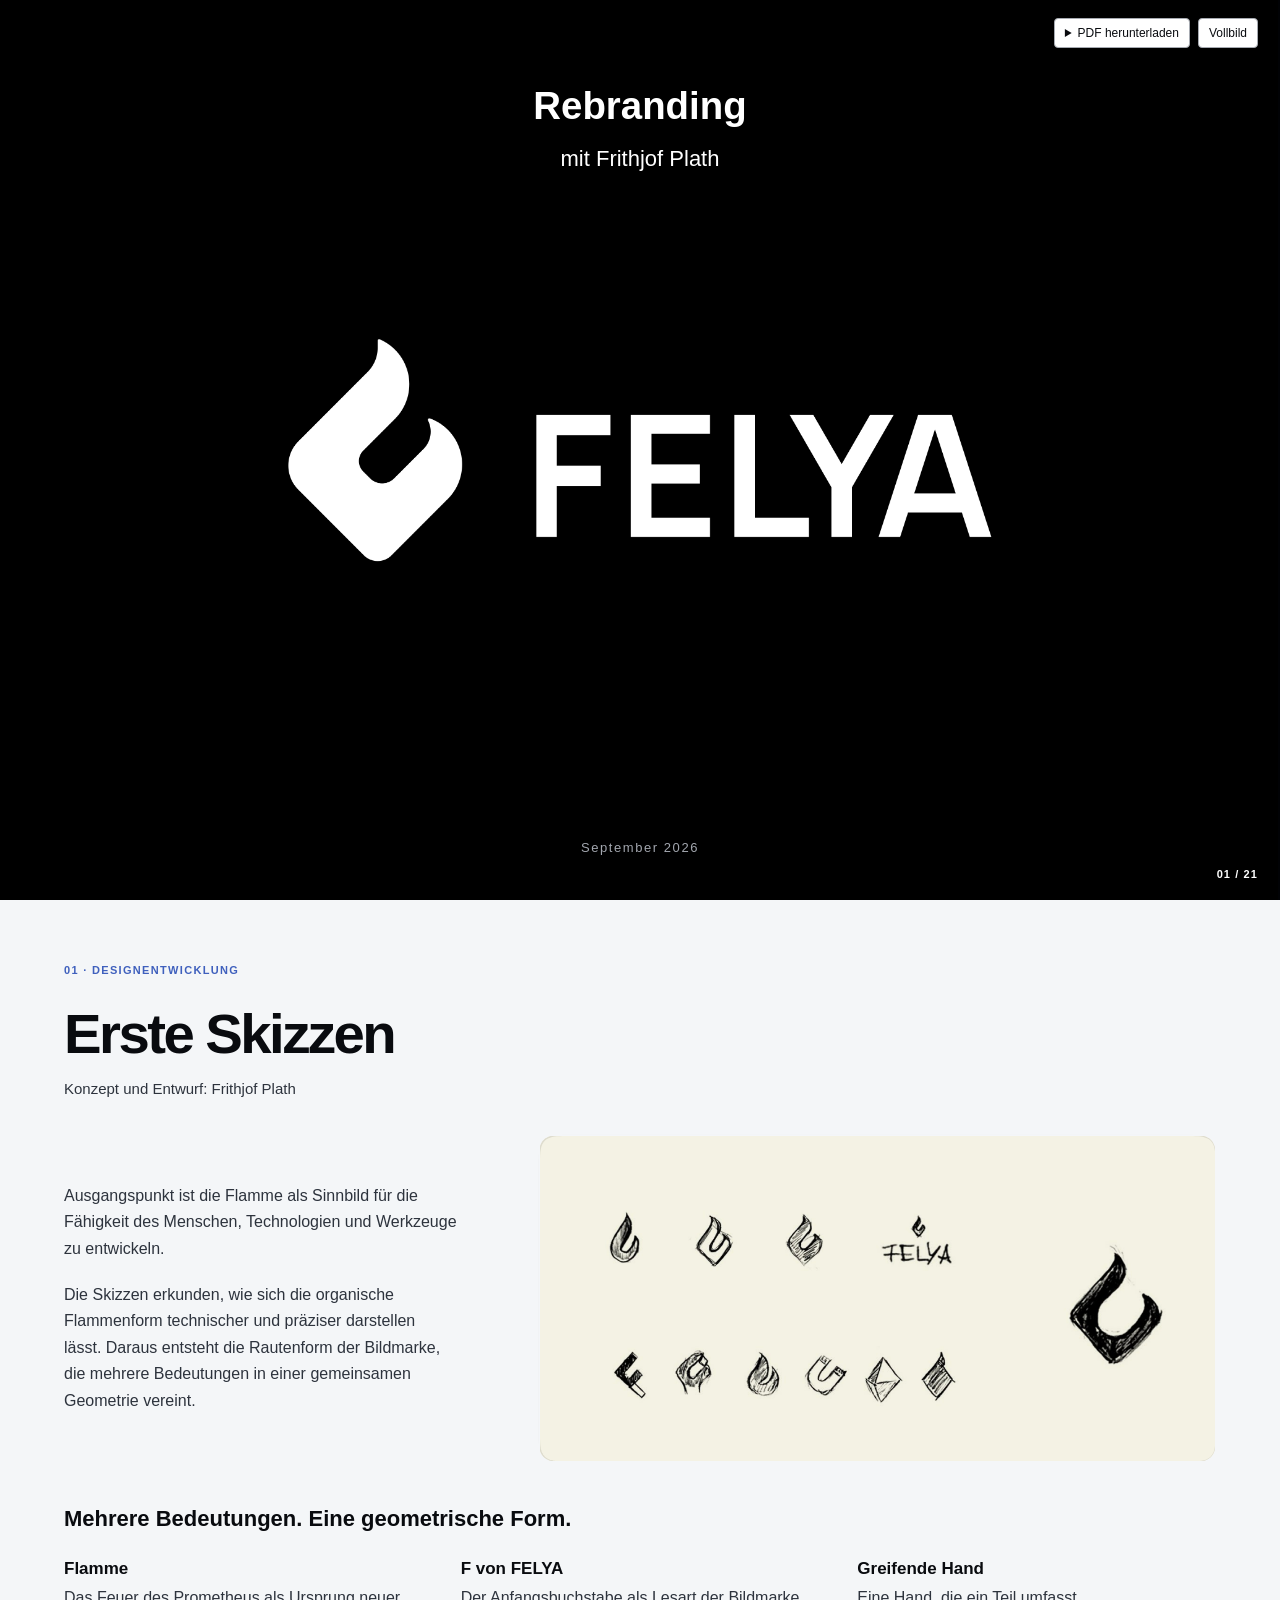
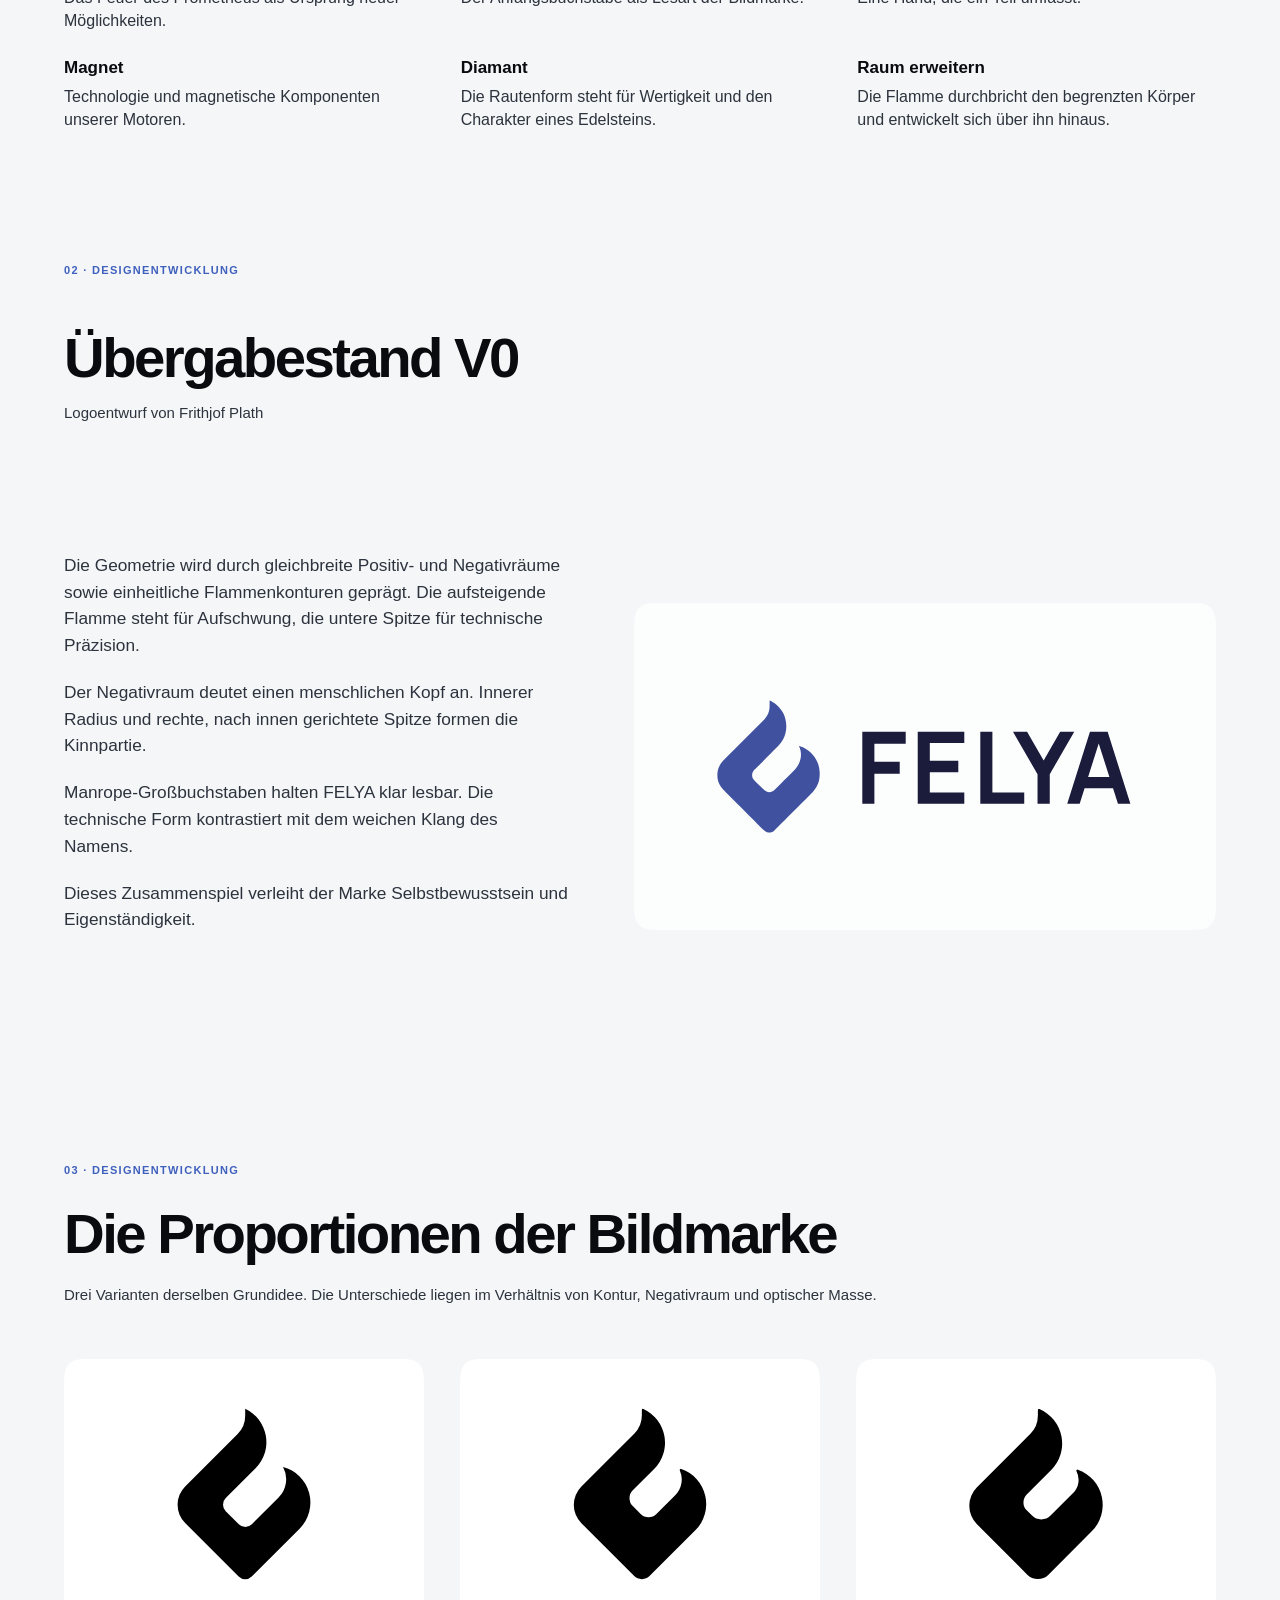
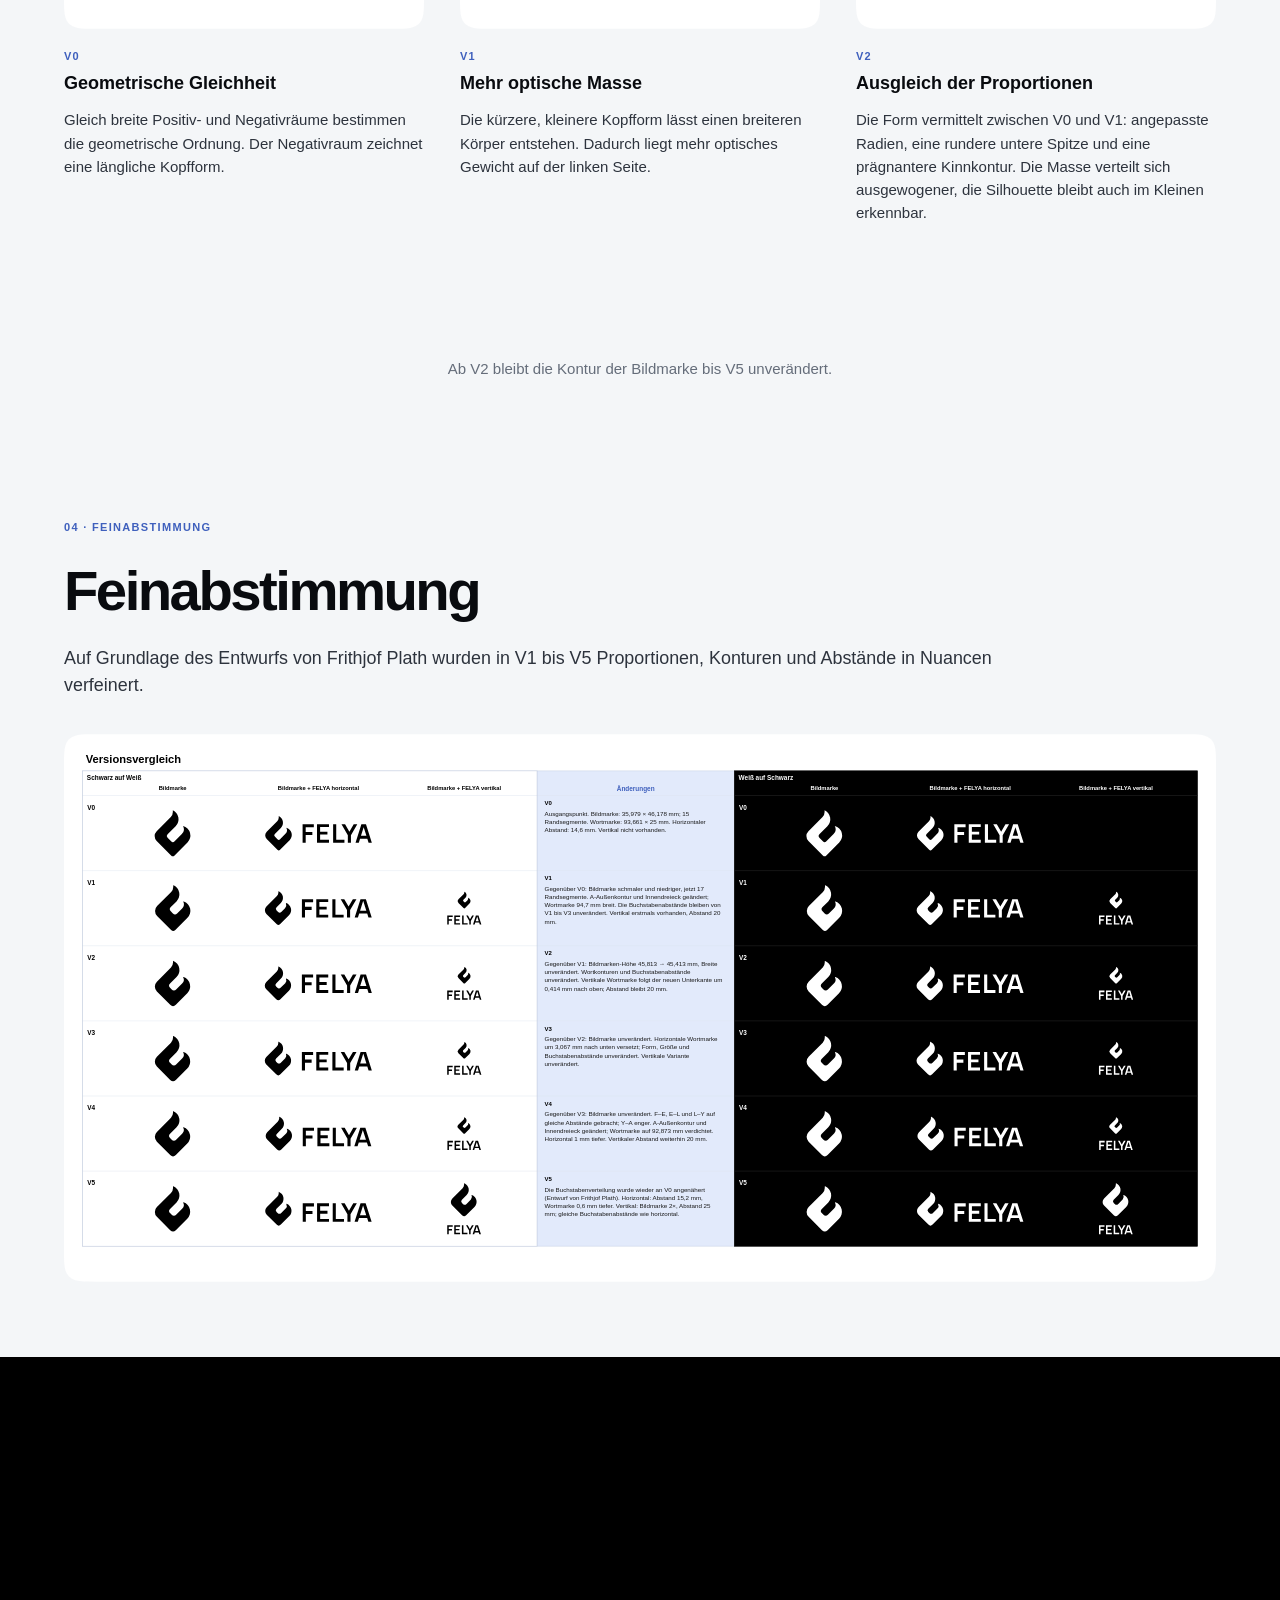
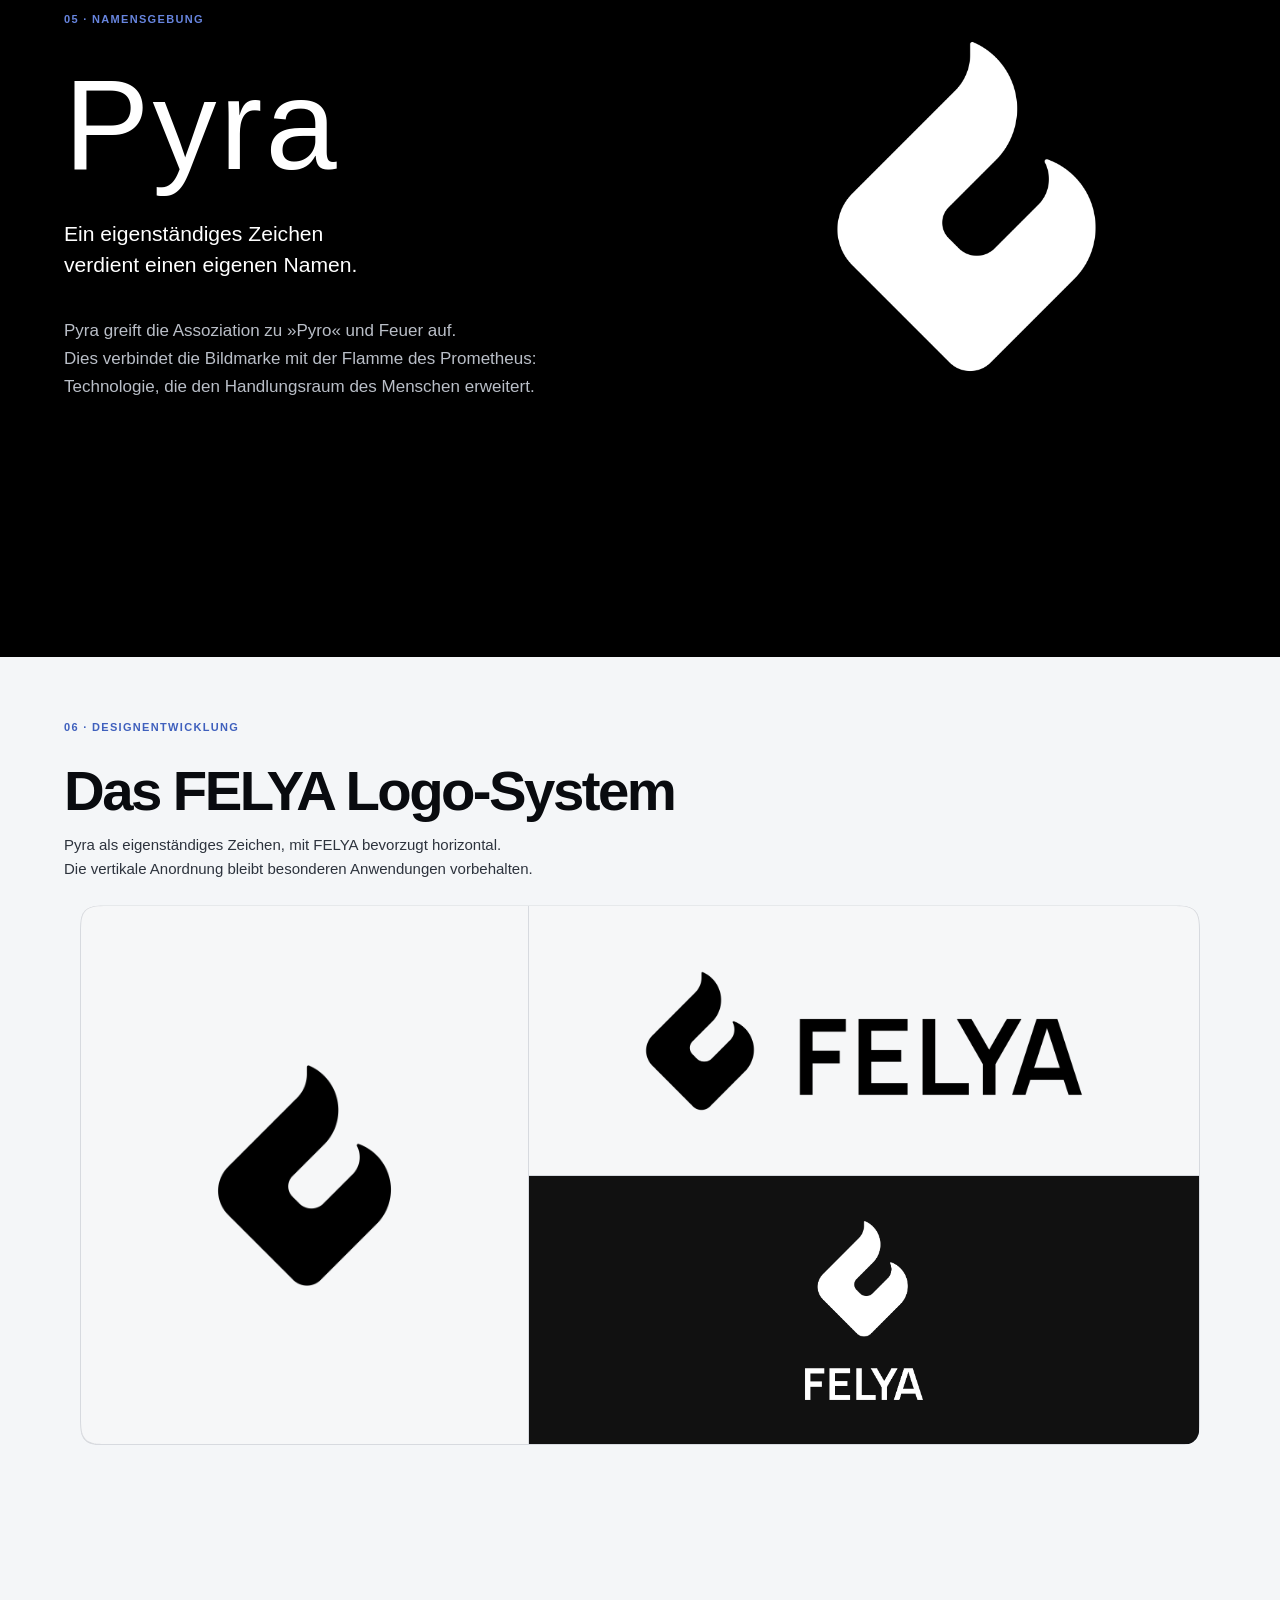
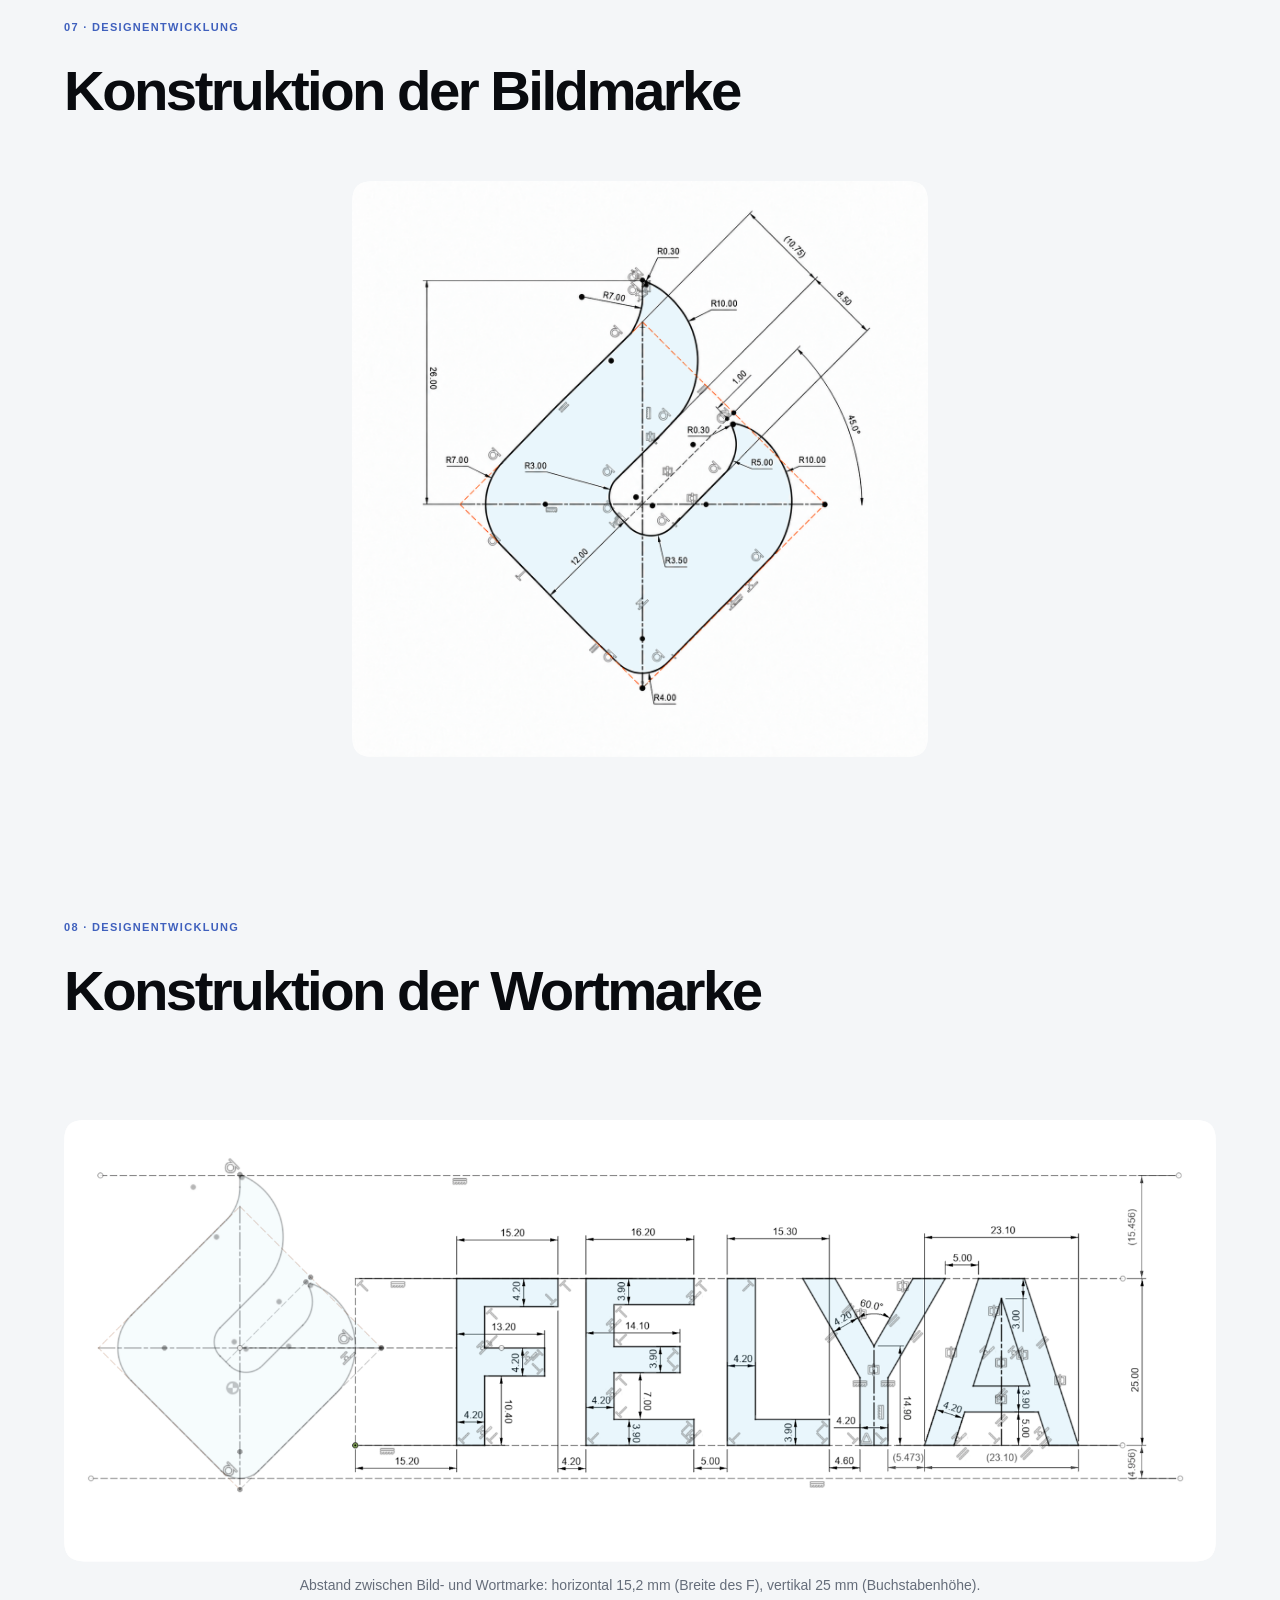
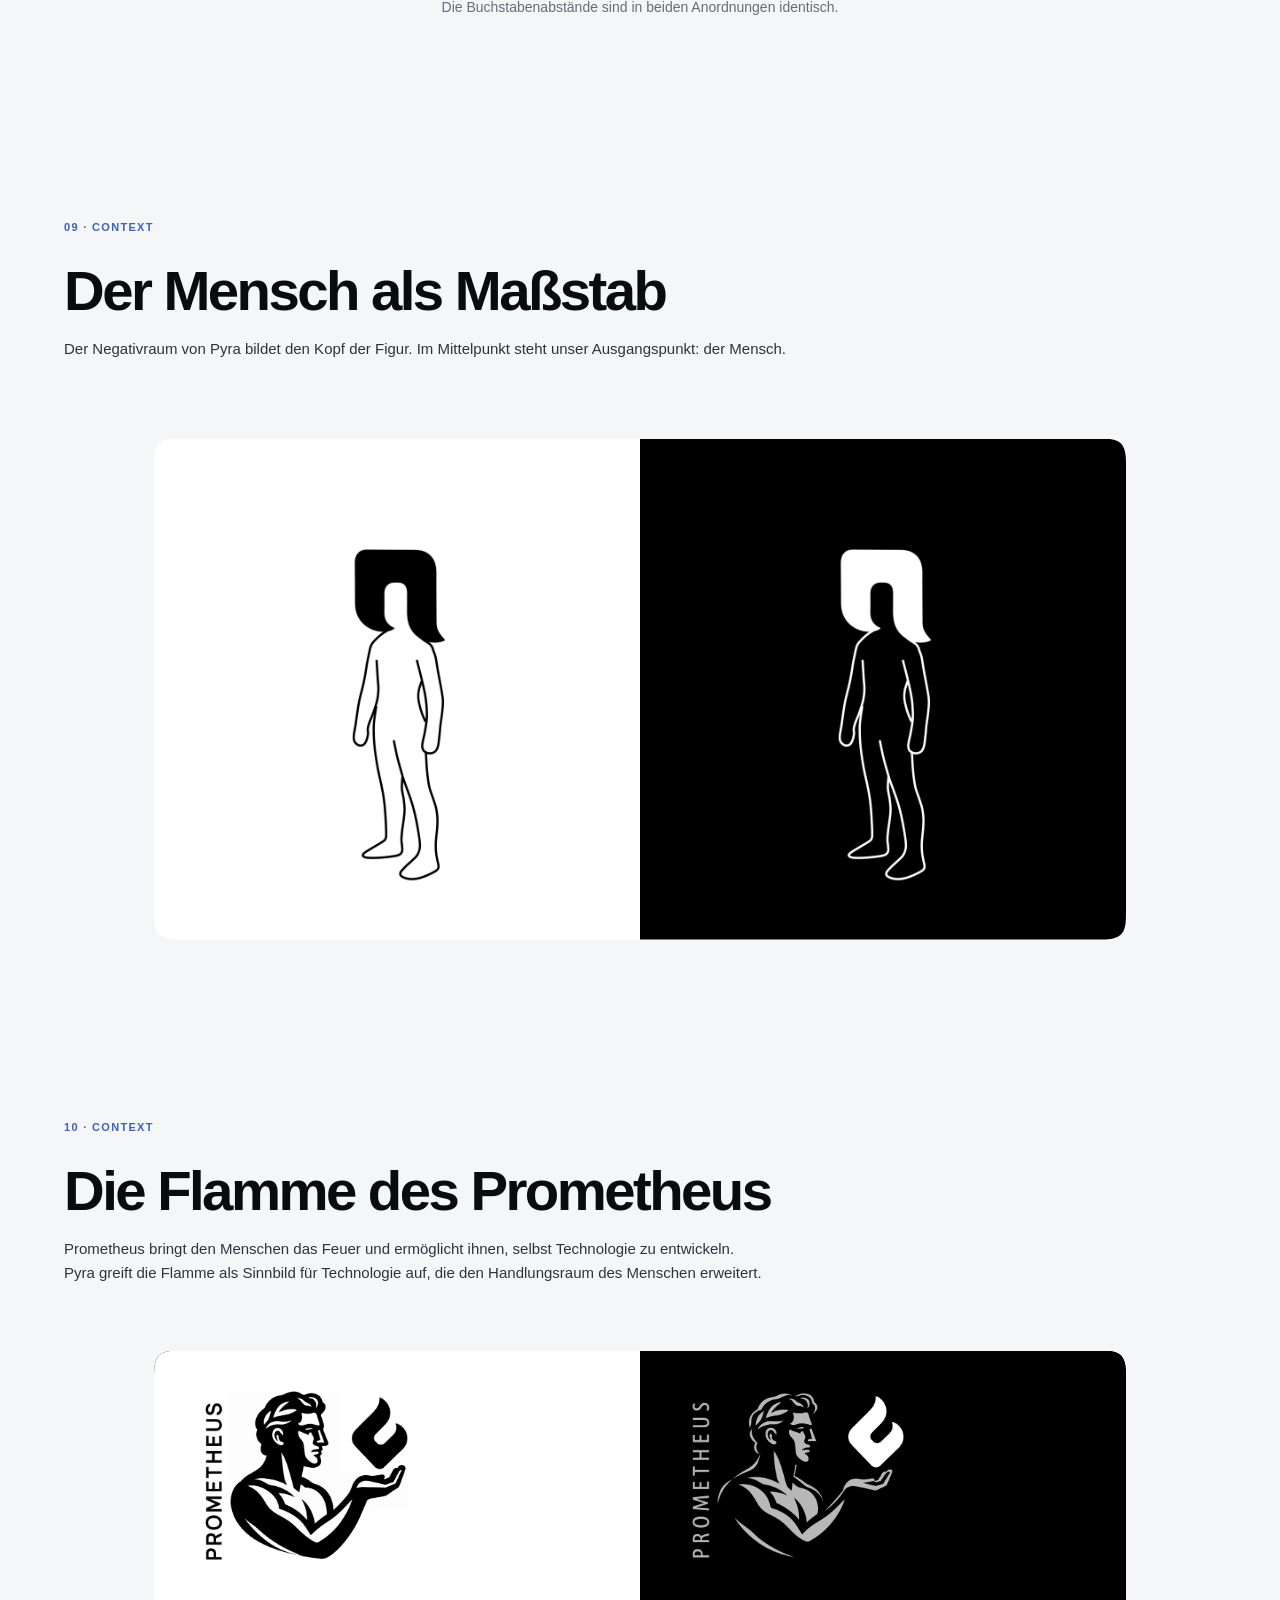
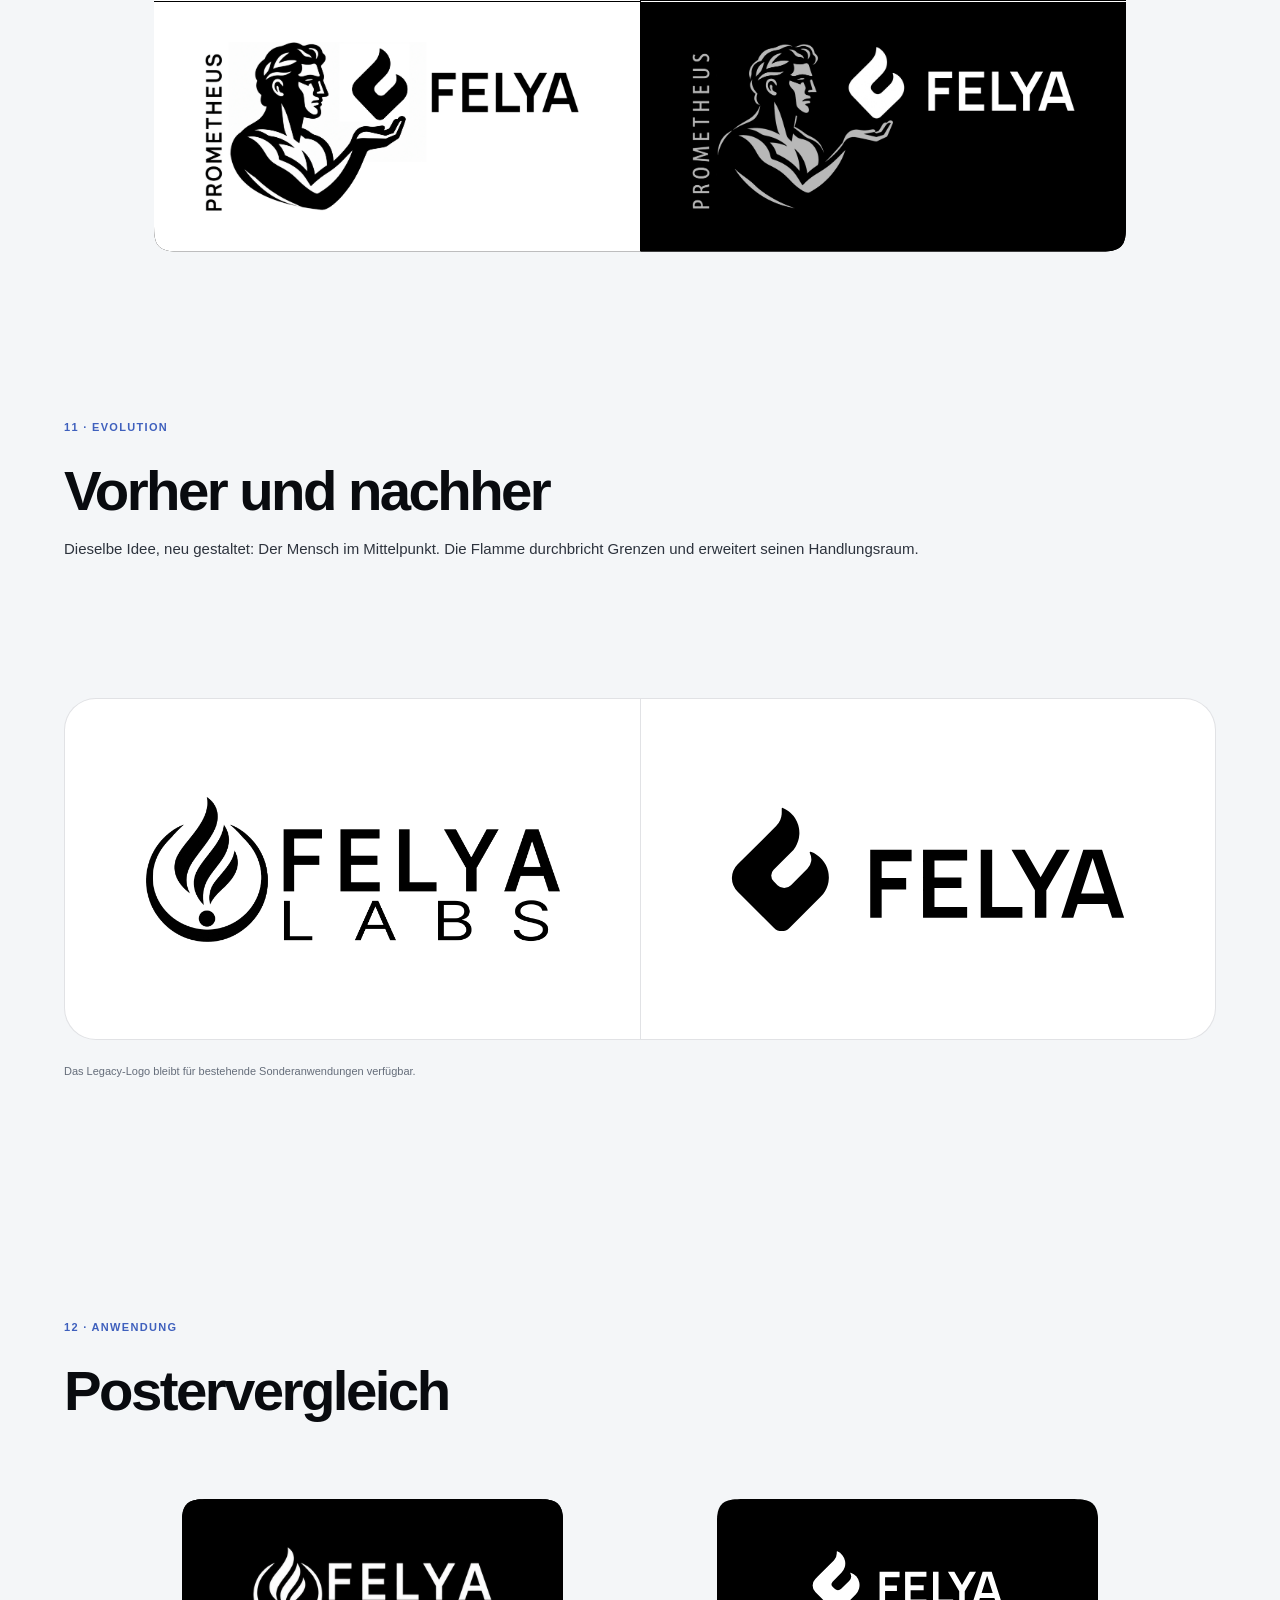
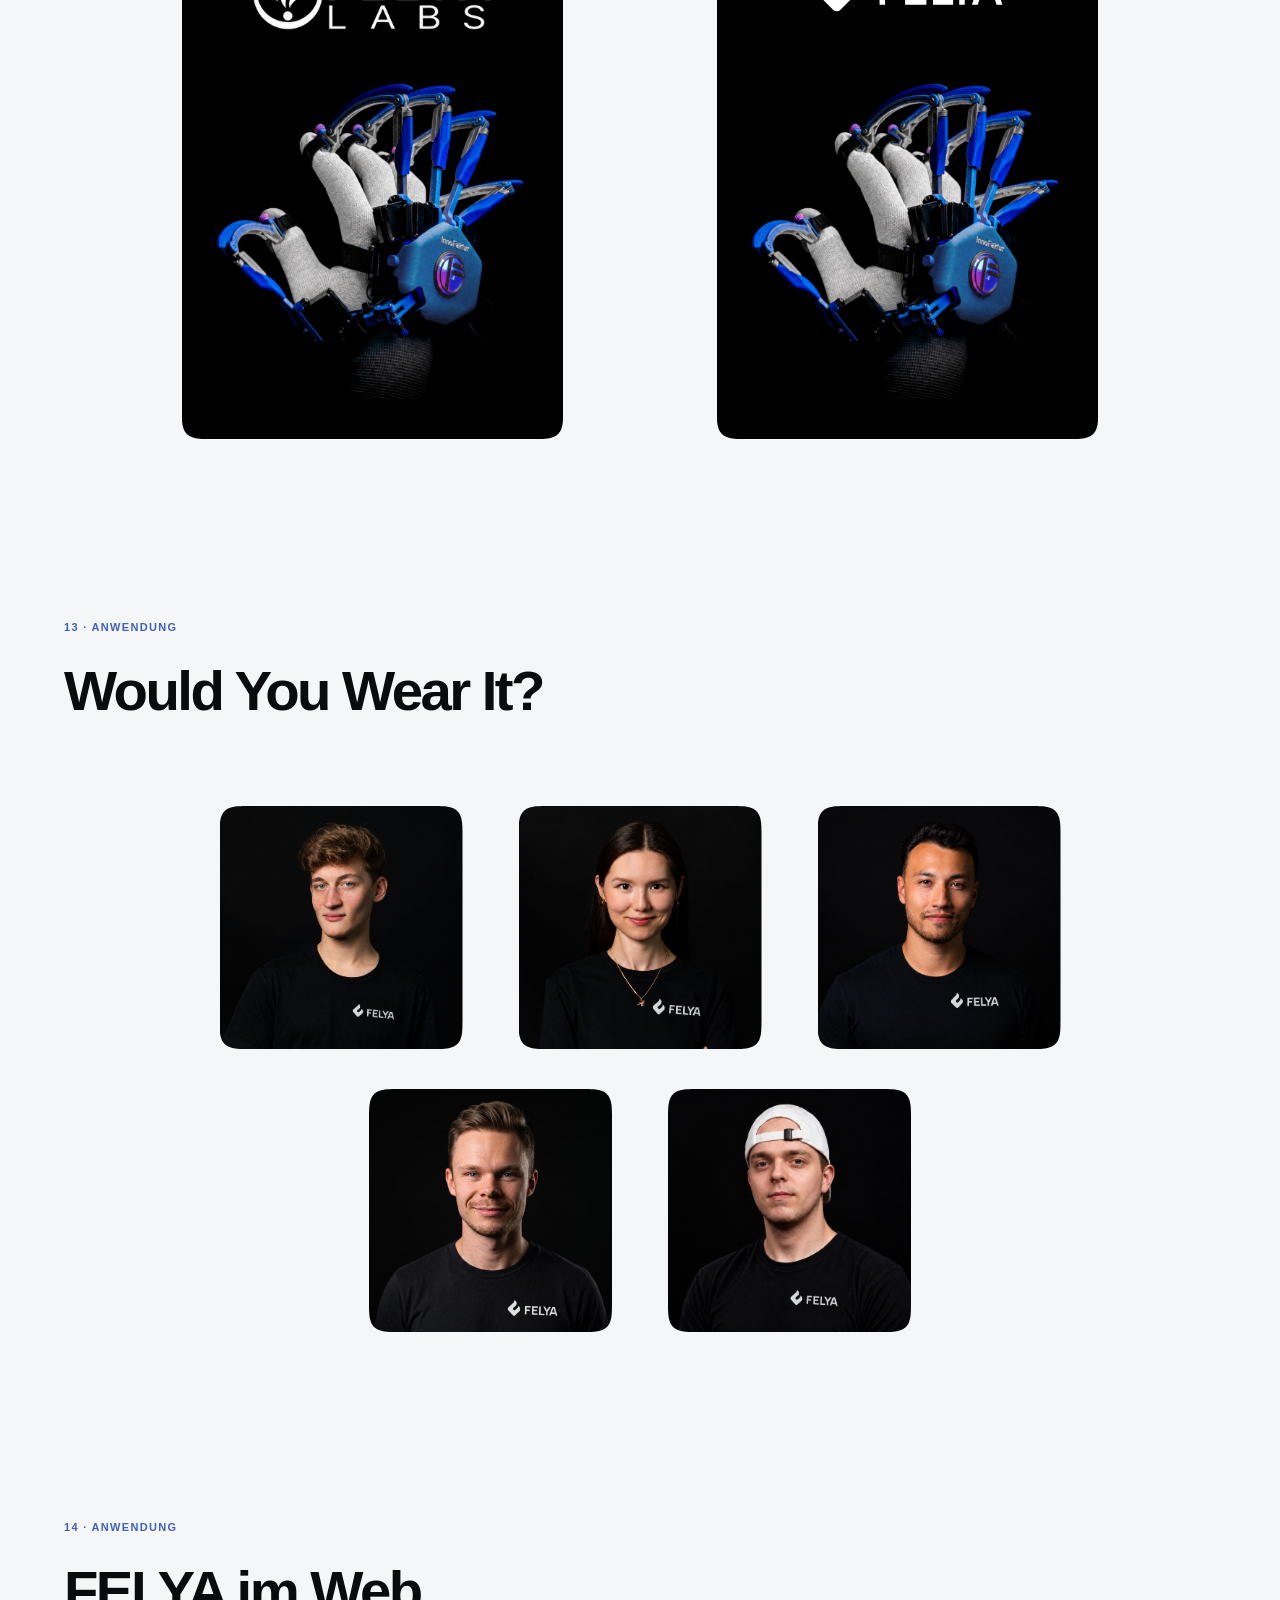
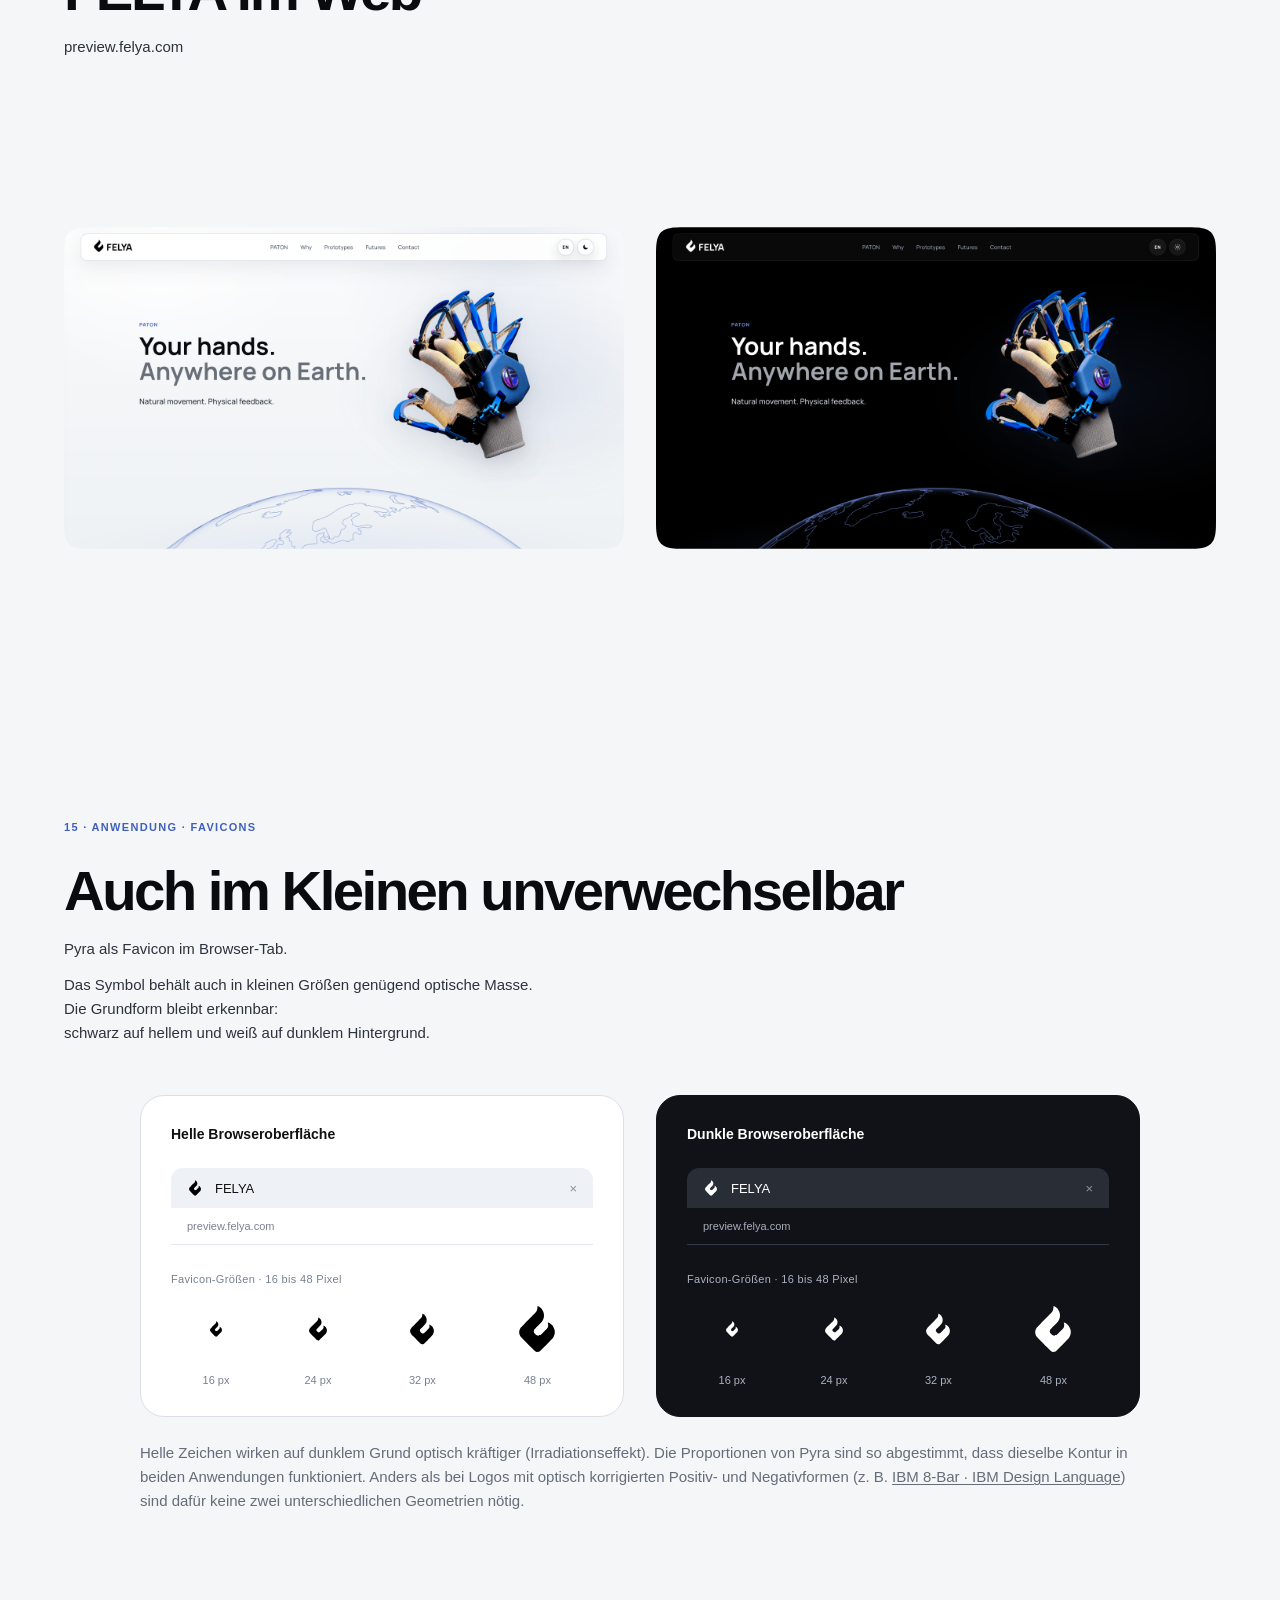
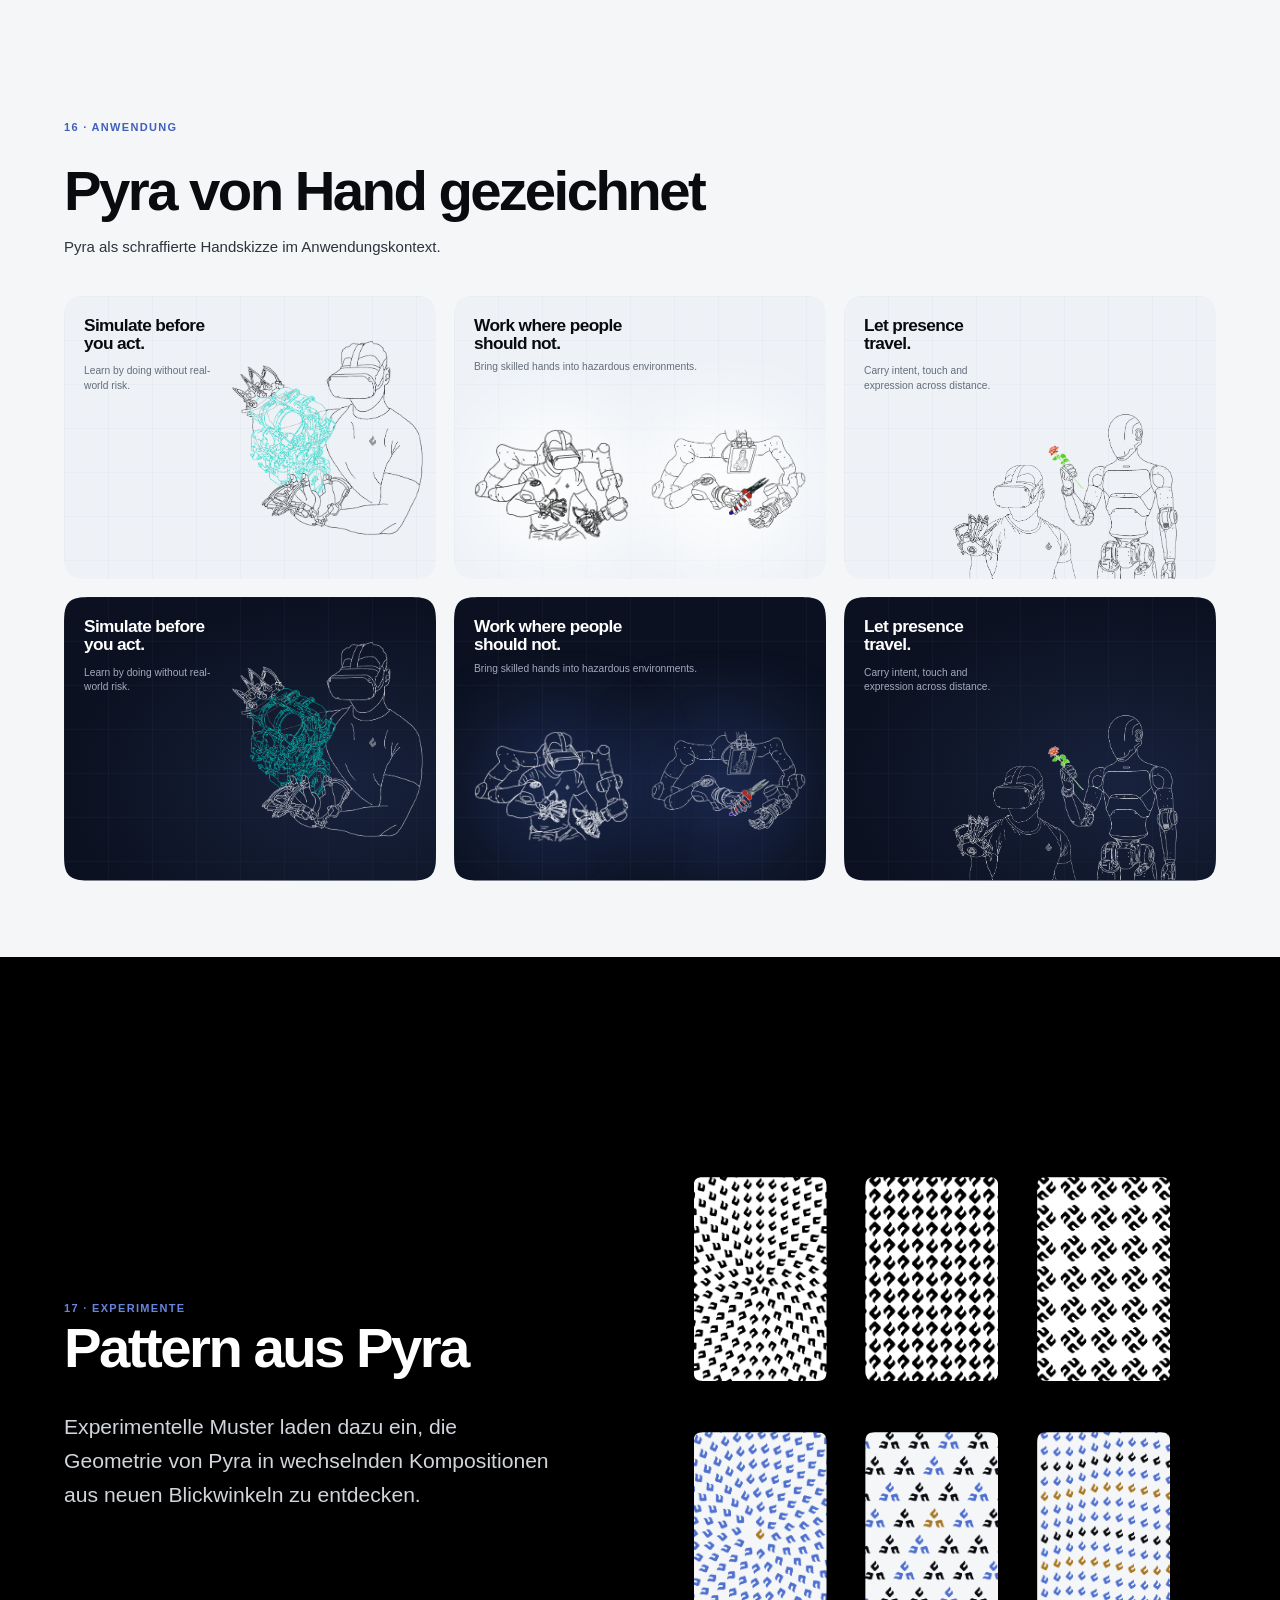
<file: rebranding/07_Pyra-Presentation/index.html>
<!doctype html>
<html lang="de">
<head>
  <meta charset="utf-8">
  <meta name="viewport" content="width=device-width, initial-scale=1">
  <meta name="robots" content="noindex, nofollow, noarchive">
  <title>Pyra · Designentwicklung</title>
  <link rel="icon" type="image/svg+xml" href="./pyra-favicon-blue.svg?v=1">
  <style>
    :root{--ink:#080808;--paper:#f4f3ef;--line:#c9c8c3;--muted:#6e6d68;--blue:#264b9b}*{box-sizing:border-box}html{scroll-snap-type:none;scroll-behavior:auto}body{margin:0;background:var(--paper);color:var(--ink);font-family:Arial,Helvetica,sans-serif;letter-spacing:-.035em}.slide{min-height:100svh;scroll-snap-align:none;padding:clamp(28px,5vw,76px);position:relative;display:flex;flex-direction:column;justify-content:space-between;overflow:hidden}.dark{background:var(--ink);color:var(--paper)}.eyebrow,.kicker{font-size:11px;letter-spacing:.13em;text-transform:uppercase;font-weight:700}.eyebrow{opacity:.58}.kicker{color:var(--muted)}.dark .kicker{color:#aaa8a1}h1,h2,p{margin:0}h1{font-size:clamp(68px,12vw,190px);font-weight:600;line-height:.82;max-width:1000px}h2{font-size:clamp(40px,7vw,100px);font-weight:600;line-height:.9;max-width:1000px}.deck{font-size:clamp(16px,1.65vw,24px);line-height:1.18;letter-spacing:-.025em;max-width:550px}.foot{display:flex;justify-content:space-between;gap:20px;font-size:11px;letter-spacing:.08em;text-transform:uppercase;color:var(--muted)}.dark .foot{color:#aaa8a1}.mark{font-weight:700}.cover-logo{width:min(58vw,770px);max-height:58vh;object-fit:contain;object-position:left center}.center{align-items:center;text-align:center}.center>*{align-self:center}.center .cover-logo{object-position:center}.hero-grid{display:grid;grid-template-columns:1fr 1.15fr;gap:clamp(30px,7vw,120px);align-items:center;flex:1;padding:4vh 0}.image-stage{display:flex;align-items:center;justify-content:center;min-height:0}.image-stage img{max-width:100%;max-height:65vh;object-fit:contain}.white-stage{background:#fff}.black-stage{background:#000}.split{display:grid;grid-template-columns:1fr 1fr;gap:1px;background:var(--line);margin:5vh calc(clamp(28px,5vw,76px)*-1) 0}.split>div{background:var(--paper);min-height:42vh;padding:clamp(20px,3vw,50px);display:flex;align-items:center;justify-content:center}.split .darkpane{background:#000}.split img{max-width:100%;max-height:38vh;object-fit:contain}.comparison{padding-top:3vh;display:grid;grid-template-columns:100px repeat(6,1fr);gap:1px;background:var(--line);font-size:11px;letter-spacing:.08em;text-transform:uppercase}.comparison>*{background:var(--paper);min-height:75px;padding:12px}.comparison .head{font-weight:700;min-height:auto}.comparison .head:first-child{color:var(--muted)}.comparison .label{display:flex;align-items:center;color:var(--muted);font-weight:700}.comparison .cell{display:flex;align-items:center;justify-content:center}.comparison .cell img{width:100%;height:72px;object-fit:contain}.comparison .horizontal img{height:56px}.comparison .vertical img{height:68px}.note{margin-top:20px;font-size:13px;line-height:1.3;max-width:900px;color:var(--muted);letter-spacing:-.01em}.timeline{display:grid;grid-template-columns:repeat(6,1fr);gap:1px;background:var(--line);margin-top:5vh}.timeline>div{background:var(--paper);padding:20px;min-height:235px;display:flex;flex-direction:column;justify-content:space-between}.timeline b{font-size:27px}.timeline p{font-size:15px;line-height:1.05;letter-spacing:-.02em}.full-image{width:100%;height:72vh;object-fit:contain;margin:3vh 0}.caption{font-size:13px;line-height:1.25;max-width:700px;letter-spacing:-.01em}.sequence{display:grid;grid-template-columns:repeat(6,1fr);gap:clamp(8px,1vw,16px);align-items:end;margin:5vh 0}.sequence figure{margin:0;min-width:0}.sequence div{height:min(34vw,370px);display:flex;align-items:center;justify-content:center;background:#fff}.sequence img{width:100%;height:100%;object-fit:contain}.sequence figcaption{padding-top:10px;font-size:12px;letter-spacing:.1em;text-transform:uppercase}.duo{display:grid;grid-template-columns:1fr 1fr;gap:clamp(20px,4vw,60px);align-items:center;flex:1;margin-top:4vh}.duo img{width:100%;max-height:64vh;object-fit:contain}.study-label{font-size:11px;letter-spacing:.1em;text-transform:uppercase;color:var(--muted);margin:10px 0}.identity-grid{display:grid;grid-template-columns:1fr 1.45fr;grid-template-rows:1fr 1fr;gap:1px;background:var(--line);margin:4vh 0;flex:1}.identity-grid>div{background:#fff;display:flex;align-items:center;justify-content:center;padding:4vw}.identity-grid .black{background:#000}.identity-grid img{max-width:100%;max-height:27vh;object-fit:contain}.identity-grid .symbol{grid-row:span 2}.gallery{display:grid;grid-template-columns:repeat(7,1fr);gap:1px;background:var(--line);margin-top:4vh}.gallery figure{margin:0;background:#fff;position:relative;aspect-ratio:.707}.gallery img{width:100%;height:100%;object-fit:cover}.gallery figcaption{position:absolute;bottom:0;left:0;background:var(--ink);color:#fff;padding:7px 9px;font-size:10px;letter-spacing:.1em}.color-gallery{grid-template-columns:repeat(4,1fr)}.color-gallery figure{aspect-ratio:.707}.media-grid{display:grid;grid-template-columns:1fr 1fr;gap:1px;background:var(--line);margin:4vh 0;flex:1}.media-grid figure{margin:0;background:#000;min-height:0;position:relative}.media-grid video{width:100%;height:100%;max-height:59vh;object-fit:contain;display:block}.media-grid figcaption{position:absolute;top:14px;left:14px;color:#fff;font-size:11px;letter-spacing:.11em;text-transform:uppercase;z-index:2}.media-grid .light{background:#fff}.media-grid .light figcaption{color:#111}.complete{padding:0;min-height:100vh;background:#000}.complete video{width:100%;height:100svh;object-fit:cover}.complete .overlay{position:absolute;inset:auto 5vw 5vw;display:flex;justify-content:space-between;font-size:11px;letter-spacing:.12em;text-transform:uppercase;color:#fff;z-index:2}.progress{position:fixed;right:22px;bottom:20px;z-index:10;font-size:11px;letter-spacing:.13em;color:#74736d;mix-blend-mode:difference;color:#fff}.progressbar{position:fixed;right:0;top:0;width:3px;height:100vh;background:#d8d7d1;z-index:10}.progressbar i{display:block;background:#080808;width:100%;height:0}.dark~.progressbar i{background:#fff}@media(max-width:760px){.hero-grid,.duo{grid-template-columns:1fr}.comparison{grid-template-columns:65px repeat(6,1fr);overflow:hidden}.comparison>*{padding:7px}.comparison .cell img{height:50px}.timeline{grid-template-columns:1fr}.timeline>div{min-height:110px}.sequence{grid-template-columns:repeat(2,1fr)}.gallery{grid-template-columns:repeat(3,1fr)}.color-gallery{grid-template-columns:repeat(2,1fr)}.media-grid{grid-template-columns:1fr}.identity-grid{grid-template-columns:1fr}.identity-grid .symbol{grid-row:auto}.slide{min-height:auto;padding-bottom:54px}.full-image{height:55vh}}
    /* FELYA Brand Guide v2.0 (August 2026): semantic palette, type and continuous surfaces */
    :root{--page:#F4F6F8;--surface:rgba(255,255,255,.78);--dark-surface:#111111;--divider:rgba(15,23,42,.12);--divider-dark:rgba(255,255,255,.12);--text:#090B0F;--text-soft:#2D333D;--text-muted:#656D7A;--blue:#4F70CF;--blue-strong:#3F60BD;--blue-dark:#6785DF;--gold:#A97825;--gold-dark:#DEB45F;--ink:var(--text);--paper:var(--page);--line:var(--divider);--muted:var(--text-muted)}
    body{font-family:Manrope,"Helvetica Neue",Arial,sans-serif;letter-spacing:0;background:var(--page);color:var(--text)}
    .slide{padding:clamp(32px,5vw,80px);background:var(--page)}.slide.dark,.complete{background:#000;color:#fff}.slide.dark::before{content:"";position:absolute;inset:0;pointer-events:none;background-image:linear-gradient(rgba(255,255,255,.055) 1px,transparent 1px),linear-gradient(90deg,rgba(255,255,255,.055) 1px,transparent 1px);background-size:160px 160px}.slide>*{position:relative;z-index:1}
    h1{font-weight:700;line-height:.95;letter-spacing:-.05em}h2{font-weight:700;line-height:.98;letter-spacing:-.045em}.deck{font-weight:400;line-height:1.6;letter-spacing:0;color:var(--text-soft)}.dark .deck{color:#D1D5DB}.eyebrow,.kicker{font-weight:750;letter-spacing:.12em;color:var(--blue-strong);opacity:1}.dark .eyebrow,.dark .kicker{color:var(--blue-dark)}.foot{font-weight:650;letter-spacing:.04em;color:var(--text-muted)}.dark .foot{color:#A2A6AE}.caption,.note{font-weight:400;line-height:1.6;letter-spacing:0;color:var(--text-soft)}.dark .caption,.dark .note{color:#D1D5DB}.study-label{font-weight:750;color:var(--blue-strong)}
    .image-stage,.white-stage{background:var(--surface);border:1px solid var(--divider);border-radius:32px}.dark .image-stage{background:var(--dark-surface);border-color:var(--divider-dark)}.split,.comparison,.timeline,.identity-grid,.gallery,.media-grid{gap:1px;background:var(--divider);border:1px solid var(--divider);border-radius:32px;overflow:hidden}.dark .gallery,.dark .media-grid{background:var(--divider-dark);border-color:var(--divider-dark)}.split>div,.comparison>*,.timeline>div,.identity-grid>div,.gallery figure{background:var(--surface)}.split .darkpane,.identity-grid .black,.media-grid figure{background:var(--dark-surface)}.split .darkpane{border:0}.comparison .head,.comparison .label,.sequence figcaption{font-weight:750;letter-spacing:.12em}.comparison .head:first-child,.comparison .label{color:var(--text-muted)}.comparison .head:nth-child(2){color:var(--blue-strong)}.comparison .head:last-child{color:var(--gold)}.timeline>div{min-height:245px}.timeline b{font-weight:700;letter-spacing:-.04em}.timeline p{font-weight:400;line-height:1.3;letter-spacing:0;color:var(--text-soft)}.sequence div{background:var(--surface);border:1px solid var(--divider);border-radius:24px}.sequence figcaption{color:var(--text-muted)}.sequence figure:first-child figcaption{color:var(--blue-strong)}.gallery figcaption{font-weight:750;letter-spacing:.1em;background:var(--text);color:#fff}.color-gallery figcaption{background:var(--blue-strong)}.media-grid figcaption,.complete .overlay{font-weight:750;letter-spacing:.12em}.media-grid .light{background:var(--surface)}.progressbar{width:2px;background:rgba(15,23,42,.12)}.progressbar i{background:var(--blue-strong)}.progress{font-family:Manrope,"Helvetica Neue",Arial,sans-serif;font-weight:750;letter-spacing:.1em}.full-image{border-radius:32px;background:var(--dark-surface);border:1px solid var(--divider-dark);padding:clamp(8px,1.5vw,22px)}.cover-logo{filter:none}
    @media(max-width:760px){.image-stage,.split,.comparison,.timeline,.identity-grid,.gallery,.media-grid,.full-image{border-radius:24px}.slide{padding:28px}.deck{line-height:1.5}}
    .prometheus-images{display:grid;grid-template-columns:1.25fr .75fr;gap:clamp(12px,2vw,24px);align-items:center}.prometheus-images figure{margin:0;display:flex;align-items:center;justify-content:center;background:var(--dark-surface);border:1px solid var(--divider-dark);border-radius:32px;padding:clamp(12px,2vw,28px)}.prometheus-images img{display:block;width:100%;max-height:54vh;object-fit:contain}.prometheus-images figure:last-child{background:var(--surface);border-color:var(--divider)}@media(max-width:760px){.prometheus-images{grid-template-columns:1fr}.prometheus-images figure{border-radius:24px}.prometheus-images img{max-height:44vh}}
    .split iframe{width:100%;height:min(38vh,520px);border:0;border-radius:24px;background:transparent}.comparison .cell.change{font-size:11px;line-height:1.25;text-align:center;font-weight:650;letter-spacing:.02em;color:var(--text-soft)}

    /* Screen review: keep overviews within the available slide height. */
    [hidden]{display:none!important}
    .review-controls{position:fixed;right:22px;top:18px;z-index:30;display:flex;gap:8px}
    .pdf-downloads{position:relative;font:12px Arial,sans-serif;letter-spacing:0;color:#090b0f}.pdf-downloads summary{padding:7px 10px;border:1px solid #a6aab1;border-radius:4px;background:#fff;cursor:pointer}.pdf-downloads>div{position:absolute;right:0;top:calc(100% + 8px);width:245px;background:#fff;border:1px solid #d9dde5;border-radius:12px;padding:8px;box-shadow:0 6px 24px #0002}.pdf-downloads a{display:block;padding:12px;color:#090b0f;text-decoration:none;border-radius:6px}.pdf-downloads a:hover,.pdf-downloads a:focus-visible{background:#e9eef9}
    .review-controls button{font:12px Arial,sans-serif;border:1px solid #a6aab1;border-radius:4px;background:#fff;color:#090b0f;padding:7px 10px;cursor:pointer}
    .hero-grid>*{min-width:0}.split{flex-shrink:0}
    .gallery{height:62vh;grid-template-rows:repeat(4,minmax(0,1fr));flex-shrink:0}
    .gallery figure{aspect-ratio:auto;min-height:0}.gallery img{object-fit:contain}
    .color-gallery{grid-template-rows:repeat(3,minmax(0,1fr))}
    .gallery figcaption{padding:3px 5px;font-size:10px;top:0;bottom:auto;z-index:1}
    .complete video{object-fit:contain}
    .prometheus-images{grid-template-columns:1.5fr .65fr}
    .hero-grid.prometheus{grid-template-columns:1fr;gap:24px}
    .prometheus h2{font-size:clamp(36px,5vw,70px)}
    .prometheus .deck{display:none}
    .prometheus-images{max-width:1050px;width:100%;margin:auto;grid-template-columns:1.5fr .7fr}
    .prometheus-images img{max-height:55vh}
    @media(max-width:760px){.gallery{height:auto;grid-template-rows:none}.gallery figure{aspect-ratio:.707}.review-controls{top:6px;right:6px}}
    @media print{.review-controls,.progress,.progressbar{display:none!important}.slide{break-after:page}.slide:last-of-type{break-after:auto}}

    /* Structured review: retain brand palette, flatten repeated panels. */
    .slide{gap:24px;min-height:100svh;justify-content:flex-start}
    .slide h2{font-size:clamp(34px,4.4vw,64px);line-height:1.08;max-width:none}
    .slide.center{justify-content:space-between}.slide.dark::before{display:none}
    .eyebrow{margin-bottom:4px}.caption{font-size:15px;max-width:1000px;margin-top:auto}
    .image-stage,.white-stage,.full-image,.sequence div,.identity-grid,.split,.gallery,.media-grid{border-radius:0}
    .image-stage{border:0}.version-overview .full-image{margin:auto 0;max-height:none!important;height:auto;max-width:100%;padding:0;border:0;border-radius:0}
    .sequence.evolution{grid-template-columns:repeat(3,1fr);align-items:start;gap:40px;margin:auto 0}
    .evolution div{height:38vh;border:0;background:#fff}.evolution img{height:90%;width:90%}.evolution figcaption{font-size:20px;color:var(--text);padding:18px 0 10px}
    .evolution p{font-size:17px;line-height:1.5;max-width:300px}
    .construction{width:100%;height:65vh;object-fit:contain;margin:auto}.symbol-construction{height:68vh}
    .identity-grid{max-height:64vh;min-height:420px;margin:0}.identity-grid .black img{max-height:19vh;max-width:65%}
    .legacy-grid{display:grid;grid-template-columns:120px 1fr 1fr;grid-template-rows:40px 1fr 1fr;gap:0 40px;flex:1;max-height:62vh;min-height:420px;margin-top:28px}
    .legacy-grid h3{font-size:20px;text-align:center;margin:0}.legacy-grid>div{display:flex;align-items:center;justify-content:center;border-bottom:1px solid var(--divider);min-height:0}
    .legacy-grid img{width:76%;max-height:12vh;object-fit:contain}.legacy-grid img.legacy-symbol{width:auto;height:19vh;max-height:19vh;max-width:90%}.legacy-grid img.current-symbol{width:auto;height:22vh;max-height:22vh;max-width:90%}
    .row-label{align-self:center;font-size:16px;color:var(--text-muted)}
    .study-pair{display:grid;grid-template-columns:1fr 1fr;gap:0;flex:1;max-height:72vh;min-height:480px;border:0}
    .study-pair figure{margin:0;background:#fff;display:flex;justify-content:center;align-items:center;min-height:0}.study-pair img{height:100%;width:100%;object-fit:contain}.study-pair .black{background:#000}
    .prometheus-grid{display:grid;grid-template-columns:1fr 1fr;grid-template-rows:1fr 1fr;height:71vh;border:0}
    .prometheus-grid figure{margin:0;background:#fff;min-height:0;display:flex;align-items:center;justify-content:center;position:relative}.prometheus-grid .black{background:#000;color:#fff}.prometheus-grid img{width:100%;height:100%;object-fit:contain}.prometheus-grid figcaption{position:absolute;bottom:12px;left:20px;font-size:12px}
    .patterns,.patterns .image-stage,.patterns .gallery,.patterns .gallery figure{background:#000!important}.patterns .gallery{border:0;gap:14px}.patterns .gallery img{background:#000}.patterns .gallery figcaption{background:#000}.patterns .image-stage img{max-height:66vh}
    .motion-pair{display:grid;grid-template-columns:1fr 1fr;gap:28px;flex:1;min-height:0}.motion-pair figure{margin:0;display:flex;flex-direction:column;gap:18px}.motion-pair figcaption{font-size:18px}.motion-pair video,.motion-pair iframe{width:100%;height:65vh;object-fit:contain;border:0;background:#000}
    .slide>video,.slide>iframe{width:100%;height:68vh;object-fit:contain;border:0;margin:auto}.complete{padding:0;gap:0}.complete>video{height:100svh;margin:0}
    .split{margin:0;flex:1;max-height:70vh}.split>div{min-width:0}
    @media(max-width:760px){.slide{min-height:100svh}.sequence.evolution{gap:12px}.evolution div{height:26vh}.evolution p{font-size:13px}.evolution figcaption{font-size:17px}.legacy-grid{grid-template-columns:66px 1fr 1fr;gap:12px;min-height:400px}.legacy-grid h3{font-size:16px}.row-label{font-size:12px}.study-pair{min-height:400px}.motion-pair{grid-template-columns:1fr}.motion-pair video,.motion-pair iframe{height:60vh}.prometheus-grid{height:74vh}.prometheus-grid figcaption{font-size:10px;left:8px}.identity-grid{max-height:none;min-height:600px}.patterns .gallery{height:auto}.version-overview{min-height:70svh}}

    /* Review refinements: cover alignment, image framing and like-for-like studies. */
    .cover{height:100svh;min-height:100svh;padding:0}
    .cover-date{position:absolute;bottom:5vh;left:0;width:100%;text-align:center;font-size:13px;letter-spacing:.12em;color:#a2a6ae}
    .cover>h1{position:absolute;top:9vh;left:0;width:100%;max-width:none;padding:0 24px;font-size:clamp(17px,1.65vw,24px);font-weight:400;letter-spacing:0;line-height:1.3;text-align:center}
    .cover-center{position:absolute;left:50%;top:50%;transform:translate(-50%,-50%);width:min(58vw,770px)}
    .cover-center h1{position:absolute;bottom:calc(100% + 32px);width:100%;font-size:clamp(17px,1.65vw,24px);font-weight:400;letter-spacing:0;line-height:1.3;text-align:center}
    .cover-center .cover-logo{display:block;width:100%;height:auto;max-height:none}
    #skizzen .image-stage{background:transparent;border:1px solid #dedcce;overflow:hidden;box-shadow:0 10px 35px rgba(15,23,42,.07)}
    #skizzen .image-stage img{display:block;width:100%;height:auto;max-height:none}
    .refinement-intro{font-size:clamp(16px,1.4vw,21px);line-height:1.5;max-width:960px;color:var(--text-soft)}
    .identity-grid{height:60vh;min-height:0;max-height:none;flex:none;grid-template-rows:repeat(2,minmax(0,1fr))}
    .identity-grid>div{min-width:0;min-height:0;padding:24px}
    .identity-grid img{width:100%;height:100%;max-height:27vh;object-fit:contain}
    .identity-grid .black img{width:65%;height:100%;max-width:65%;max-height:19vh}
    .study-pair{width:min(100%,1160px);height:58vh;min-height:0;max-height:58vh;flex:none;align-self:center;margin:auto 0}
    .prometheus-grid{width:min(86%,108vh);height:auto;min-height:0;grid-template-rows:repeat(2,auto);gap:1px;background:#000;margin:auto;flex:none}
    .prometheus-grid figure{min-width:0;padding:14px 0;border-radius:0;overflow:hidden}
    .prometheus-grid figure.black:last-child{overflow:visible}
    .prometheus-grid figure.black:last-child::before{content:"";position:absolute;top:-1px;left:0;right:0;height:1px;background:#fff;pointer-events:none}
    .prometheus-canvas{position:relative;width:90%;aspect-ratio:2392/1219}
    .prometheus-grid .prometheus-canvas img{position:absolute;left:0;object-fit:contain}
    .pattern-selection{display:grid;grid-template-columns:repeat(3,minmax(0,1fr));grid-template-rows:repeat(2,minmax(0,1fr));gap:14px;height:65vh}
    .pattern-selection figure{margin:0;min-height:0;background:transparent;padding:0}
    .pattern-selection img{display:block;width:100%;height:100%;object-fit:cover}
    .animation-divider{justify-content:center;gap:28px}.animation-divider .deck{max-width:none}
    @media(max-width:760px){.cover-center{width:80vw}.cover-center h1{bottom:calc(100% + 24px);font-size:17px}.identity-grid{height:auto;grid-template-rows:repeat(3,220px)}.identity-grid .symbol{grid-row:auto}.identity-grid img{max-height:160px}.identity-grid .black img{max-height:160px}.prometheus-grid{height:auto}.study-pair{height:54vh;max-height:none}.pattern-selection{height:60vh;gap:8px}.pattern-selection figure{padding:4px}.prometheus-canvas{min-height:0}}
    /* Brand surfaces: fallback radii; continuous-corners.js supplies the exact curve. */
    .image-stage,.construction-frame,.version-overview .full-image,.evolution figure>div,.identity-grid,.study-pair,.prometheus-grid,.split,.motion-pair video,.motion-pair iframe,.slide>iframe,.slide:not(.complete)>video{border-radius:32px;overflow:hidden}
    .pattern-selection figure,.gallery img{border-radius:14px;overflow:hidden}
    .pattern-selection figure{padding:0}
    .pattern-selection{gap:clamp(12px,1.2vw,20px);width:88%;height:55vh;justify-self:center}
    .pattern-selection figure{width:85%;height:85%;place-self:center}
    .construction-frame{width:min(100%,1440px);margin:auto;background:#fff;flex:none}
    .construction-frame-symbol{width:min(100%,64vh)}
    .construction-frame img.construction{display:block;width:100%;height:auto;max-height:none;margin:0}
    .version-overview .full-image{padding:10px;border-radius:32px}
    .gallery figure{display:flex;align-items:center;justify-content:center;padding-right:30px}
    .color-gallery figure{padding-right:88px}
    .gallery figcaption{text-align:left;line-height:1.4;padding:0;overflow-wrap:anywhere}
    .gallery img{width:auto;height:auto;max-width:100%;max-height:100%}
    #skizzen{gap:22px}
    .sketch-origin{display:grid;grid-template-columns:1fr 1.7fr;gap:clamp(32px,4vw,64px);align-items:center;margin:8px 0 12px}
    .sketch-origin p{font-size:clamp(16px,1.25vw,20px);line-height:1.6;color:var(--text-soft)}
    .sketch-origin p+p{margin-top:20px}
    .sketch-meanings{display:grid;grid-template-columns:repeat(3,minmax(0,1fr));gap:24px 36px;margin:clamp(16px,3vh,32px) 0 0}
    .sketch-meanings>div{border-top:1px solid var(--divider);padding-top:12px}
    .sketch-meanings dt{font-size:17px;font-weight:700;margin-bottom:7px}
    .sketch-meanings dd{font-size:16px;line-height:1.45;margin:0;color:var(--text-soft)}
    #skizzen>.caption{margin-top:8px;max-width:none}
    .identity-grid{grid-template-columns:1fr 1.5fr;width:min(100%,1120px);align-self:center}
    .identity-grid>div:not(.symbol):not(.black) img{width:74%;max-height:20vh}
    .identity-grid .symbol img{width:65%;max-height:30vh}
    .identity-grid .black img{width:65%;max-height:21vh}
    @media(max-width:760px){.identity-grid{grid-template-columns:1fr}.identity-grid .symbol img,.identity-grid .black img,.identity-grid>div:not(.symbol):not(.black) img{max-height:160px}}
    @media(max-width:760px){.sketch-origin{grid-template-columns:1fr;gap:24px}.sketch-meanings{grid-template-columns:1fr 1fr;gap:20px}.sketch-meanings dt{font-size:16px}.sketch-meanings dd{font-size:14px}}
    .v0-description{margin-top:28px;font-size:clamp(16px,1.35vw,20px);line-height:1.55;color:var(--text-soft)}
    .v0-description p+p{margin-top:20px}
    .slide[data-title="V0"] .eyebrow{margin-bottom:28px}
    .animation-appendix{background:#080808;color:#fff}
    .animation-appendix>summary{padding:36px clamp(28px,5vw,76px);font-size:24px;font-weight:600;cursor:pointer;list-style-position:inside}
    .animation-appendix>summary:focus-visible{outline:2px solid #fff;outline-offset:-8px}
    @media print{.animation-appendix{display:none!important}}
    .application-comparison{display:flex;justify-content:center;gap:clamp(72px,12vw,192px);margin:auto 0}
    .application-comparison figure{margin:0;min-width:0;text-align:center}
    .application-comparison img{display:block;height:60vh;max-width:100%;object-fit:contain;border-radius:24px}
    .application-comparison figcaption{font-size:16px;margin-top:14px}
    .wear-test{display:flex;flex-wrap:wrap;justify-content:center;gap:40px 56px;width:min(100%,1060px);margin:auto;}
    .wear-test figure{margin:0;width:calc((100% - 112px)/3);max-width:27vh}
    .wear-test img{display:block;width:100%;height:auto;border-radius:24px}
    .wear-test figcaption{margin-top:8px;font-size:15px;text-align:center}
    @media(max-width:760px){.application-comparison{gap:16px}.application-comparison img{height:auto;width:100%}.wear-test{gap:24px}.wear-test figure{width:calc((100% - 24px)/2);max-width:none}}
    .name-reveal{background:#000;color:#fff;justify-content:center}
    .name-composition{display:grid;grid-template-columns:1.1fr 1fr;gap:clamp(60px,8vw,140px);align-items:center;width:min(100%,1200px);margin:auto}
    .name-reveal .eyebrow{color:var(--blue-dark);opacity:1;margin-bottom:30px}
    .name-reveal h2{font-size:clamp(88px,10vw,150px);font-weight:500;letter-spacing:.025em;line-height:1.1}
    .name-subtitle{max-width:440px;font-size:clamp(20px,1.65vw,24px);line-height:1.45;letter-spacing:0;color:#fff;margin-top:24px;text-wrap:balance}
    .name-story{max-width:480px;margin-top:36px;font-size:clamp(17px,1.3vw,19px);line-height:1.65;letter-spacing:0;color:#b9bec7}
    .name-story p+p{margin-top:20px}
    .name-symbol{width:100%;height:43vh;object-fit:contain}
    @media(max-width:760px){.name-composition{grid-template-columns:1fr;gap:40px}.name-story{margin-top:28px}.name-symbol{height:28vh}.name-reveal{padding-top:54px;padding-bottom:54px}}
    .slide[data-title="Konstruktion der Wortmarke"] .construction-frame{margin:auto auto 0;align-self:center}
    .slide[data-title="Konstruktion der Wortmarke"]>.caption{margin-top:-12px;margin-bottom:auto}
    .sketch-origin>div:first-child{max-width:430px;align-self:center;padding:12px 0}
    .sketch-origin p{line-height:1.65;text-wrap:pretty}
    .sketch-meaning-section{margin-top:clamp(16px,3vh,32px)}
    .sketch-meaning-section h3{font-size:clamp(20px,1.7vw,25px);font-weight:600;line-height:1.4;letter-spacing:0;max-width:900px;margin:0 0 24px;text-wrap:balance}
    .sketch-meaning-section .sketch-meanings{margin:0}
    @page{size:A4 landscape;margin:0}
    @media print{
      html,body{width:297mm;margin:0;padding:0;-webkit-print-color-adjust:exact;print-color-adjust:exact}
      body>.slide{width:297mm;height:210mm;min-height:210mm;max-height:210mm;padding:12mm;gap:16px;break-inside:avoid;break-after:page;overflow:hidden}
      body>.slide:last-of-type{break-after:auto}
      .animation-appendix,.review-controls,.progress,.progressbar{display:none!important}
      .slide h2{font-size:42px}.slide .eyebrow{font-size:10px}
      .cover{padding:0!important}.cover-center{width:60%}.cover>h1{top:17mm}.cover-date{bottom:12mm}
      #skizzen{gap:14px}.sketch-origin{margin:0;gap:32px}.sketch-origin p{font-size:15px;line-height:1.5}.sketch-origin p+p{margin-top:14px}
      .sketch-meaning-section{margin-top:12px}.sketch-meaning-section h3{font-size:19px;margin-bottom:16px}.sketch-meanings{gap:16px 28px}.sketch-meanings dt{font-size:14px}.sketch-meanings dd{font-size:13px}
      .v0-description{font-size:15px;margin-top:20px}.v0-description p+p{margin-top:14px}
      .name-reveal h2{font-size:112px}.name-composition{gap:70px}.name-story{font-size:17px}.name-subtitle{font-size:21px}
      .version-overview .full-image{height:145mm;max-height:145mm!important;margin:0;flex:none}.refinement-intro{font-size:15px}
      .construction-frame-symbol{width:135mm}.construction-frame{max-height:145mm}.construction-frame img.construction{max-height:145mm;object-fit:contain}
      .identity-grid{height:137mm}.study-pair{height:133mm;max-height:133mm}
      .legacy-grid{min-height:0;height:135mm;margin-top:16px}
      .gallery{height:140mm;margin-top:10px}.gallery figcaption{font-size:9px}
      .application-comparison img{height:140mm}.application-comparison{gap:35mm}
      .wear-test figure{width:56mm;max-width:56mm}.wear-test{width:210mm;gap:24px 48px}
    }
    .legacy-combined{display:grid;grid-template-columns:1fr 1fr;gap:clamp(40px,6vw,96px);width:100%;flex:1;align-items:center;margin-top:28px}
    .legacy-combined figure{margin:0;min-width:0;display:flex;flex-direction:column;gap:48px;align-items:center}
    .legacy-combined h3{margin:0;font-size:20px;font-weight:600}
    .legacy-combined img{width:72%;height:19vh;object-fit:contain}
    .website-comparison{display:grid;grid-template-columns:1fr 1fr;gap:32px;margin:auto 0;align-items:center}
    .website-comparison figure{margin:0;min-width:0}
    .website-comparison img{display:block;width:100%;height:auto;border-radius:24px}
    .website-comparison figcaption{text-align:center;font-size:14px;color:var(--text-muted);margin-top:14px}
    @media screen and (max-width:760px){.website-comparison{grid-template-columns:1fr}}
    .study-pair,.prometheus-grid{width:min(86%,108vh);height:auto;max-height:none;aspect-ratio:1.94;grid-template-rows:repeat(2,minmax(0,1fr));flex:none;margin:auto}
    .study-pair{grid-template-rows:minmax(0,1fr)}
    .study-pair img{max-height:100%;padding:18px}
    .legacy-combined{flex:none;min-height:38vh;margin:auto 0 0;gap:0;background:#fff;border:1px solid var(--divider);border-radius:32px;overflow:hidden}
    .legacy-combined figure{height:100%;justify-content:center;gap:24px;padding:32px 0}
    .legacy-combined figure+figure{border-left:1px solid var(--divider)}
    .legacy-combined figcaption{font-size:16px;color:var(--text-muted)}
    @media print{
      .name-composition{width:245mm;grid-template-columns:1.15fr 1fr;gap:18mm;align-items:center}
      .name-copy{padding-left:3mm}.name-reveal h2{font-size:120px;letter-spacing:.01em}
      .name-reveal .eyebrow{margin-bottom:18px}.name-subtitle{font-size:20px;max-width:105mm;margin-top:18px}
      .name-story{font-size:16px;max-width:108mm;margin-top:28px}.name-symbol{height:95mm;width:100%;transform:translateX(-10mm)}
      .study-pair,.prometheus-grid{width:226mm;height:116.5mm;max-height:116.5mm}
      .identity-grid{height:130mm}.legacy-combined{min-height:100mm}
    }
    .website-sketches{display:grid;grid-template-columns:1fr 1fr;gap:40px;width:100%;margin:auto 0;align-items:start}
    .website-sketches>div{display:grid;grid-template-columns:repeat(3,minmax(0,1fr));gap:14px;align-items:start}
    .website-sketches img{display:block;width:100%;height:auto}
    @media print{.website-sketches{gap:10mm}.website-sketches>div{gap:3mm}}
    .sketch-cards{display:grid;grid-template-columns:repeat(3,minmax(0,1fr));grid-template-rows:repeat(2,minmax(0,1fr));gap:18px;width:100%;height:65vh;margin:auto 0}
    .sketch-card{position:relative;overflow:hidden;border-radius:24px;background-color:#eef2f7;background-image:linear-gradient(#53617e09 1px,transparent 1px),linear-gradient(90deg,#53617e09 1px,transparent 1px);background-size:44px 44px;display:grid;grid-template-columns:42% 58%;padding:20px;gap:8px;color:#090b0f}
    .sketch-card.dark{background-color:#0b1120;background-image:radial-gradient(ellipse at 75% 65%,#23315788,transparent 70%),linear-gradient(#9eb4ed0b 1px,transparent 1px),linear-gradient(90deg,#9eb4ed0b 1px,transparent 1px);color:white}
    .sketch-card header{position:relative;z-index:2;align-self:start}.sketch-card h3{font-size:clamp(15px,1.35vw,23px);line-height:1.06;letter-spacing:-.035em;margin:0}
    .sketch-card header p{font-size:clamp(9px,.8vw,13px);line-height:1.4;color:#656d7a;margin-top:12px}.sketch-card.dark header p{color:#a2aabd}
    .sketch-art{position:relative;min-height:0;height:100%;display:flex;align-items:center;justify-content:center}.sketch-art img{width:100%;height:100%;object-fit:contain;min-height:0}
    .sketch-card.hazard .sketch-art{display:grid;grid-template-rows:1fr 1fr;gap:10px}.sketch-card.presence .sketch-art{display:block}.sketch-card.presence img{position:absolute;bottom:0;width:62%;height:90%;object-position:bottom}.sketch-card.presence .motif-0{left:-8%;z-index:1}.sketch-card.presence .motif-1{right:-4%;transform:scaleX(-1)}
    @media print{.sketch-cards{height:135mm;gap:5mm}.sketch-card{padding:4mm;gap:2mm;border-radius:5mm}.sketch-card h3{font-size:16px}.sketch-card header p{font-size:10px;margin-top:10px}}
    .sketch-card.dark{background-size:100% 100%,44px 44px,44px 44px}
    .sketch-card.hazard{display:block}
    .sketch-card.hazard header{max-width:100%}
    .sketch-card.hazard header p{max-width:90%;margin-top:8px}
    .sketch-card.hazard .sketch-art{position:absolute;left:5%;right:5%;bottom:5%;height:56%;display:grid;grid-template-columns:1fr 1fr;grid-template-rows:1fr;gap:6%;isolation:isolate}
    .sketch-card.hazard .sketch-art::before,.sketch-card.hazard .sketch-art::after{content:"";position:absolute;z-index:-1;top:50%;width:75%;aspect-ratio:1;transform:translate(-50%,-50%);background:radial-gradient(circle,#ffffffed 0%,#ffffff88 34%,#ffffff22 60%,transparent 86%);filter:blur(9px);pointer-events:none}
    .sketch-card.hazard .sketch-art::before{left:25%}.sketch-card.hazard .sketch-art::after{left:75%}
    .sketch-card.hazard.dark{background-image:linear-gradient(#9eb4ed0b 1px,transparent 1px),linear-gradient(90deg,#9eb4ed0b 1px,transparent 1px);background-size:44px 44px}
    .sketch-card.hazard.dark .sketch-art::before,.sketch-card.hazard.dark .sketch-art::after{background:radial-gradient(circle,rgba(78,115,224,.24) 0%,rgba(78,115,224,.135) 34%,rgba(78,115,224,.055) 57%,rgba(78,115,224,.015) 72%,transparent 86%)}
    .sketch-card.presence .sketch-art{position:absolute;left:29%;right:0;bottom:-1px;height:77%;display:block}
    .sketch-card.presence img{height:auto;object-position:bottom}
    /* Website reference: rendered widths 480:504, heights 447.125:638.75. */
    .sketch-card.presence .motif-0{left:-5%;width:58%;z-index:1}.sketch-card.presence .motif-1{right:0;width:60.9%}
    /* Scale the pair as one composition; retain the website's relative sizes. */
    @media screen{.sketch-card.presence .sketch-art{transform:translateX(-5%) scale(.82);transform-origin:center bottom}}
    @media print{.sketch-card.presence .sketch-art{transform:translateX(-6%)}}
    /* Keep the intentional two-line headings; do not wrap inside either line. */
    .sketch-card h3{white-space:nowrap}
    .favicon-layout{display:grid;grid-template-columns:minmax(0,1fr) 160px;gap:60px;align-items:center;width:100%;max-width:1080px;margin:32px auto}.favicon-browsers{display:grid;grid-template-columns:1fr 1fr;gap:26px}.favicon-panel{background:#fff;color:#111;border:1px solid #dce1e9;border-radius:24px;overflow:hidden;padding:22px}.favicon-panel.night{background:#101218;color:#fff;border-color:#101218}.favicon-tab{display:flex;align-items:center;gap:12px;padding:12px 16px;background:#eef1f6;border-radius:12px 12px 0 0;font-size:13px;letter-spacing:0}.night .favicon-tab{background:#292d36}.tab-close{margin-left:auto;color:#8b929f}.favicon-address{padding:12px 16px;font-size:11px;letter-spacing:0;border-bottom:1px solid #e3e6ec;color:#7a8190}.night .favicon-address{border-color:#333845;color:#a7adba}.favicon-sizes{display:flex;justify-content:space-between;gap:12px;padding-top:34px}.favicon-sizes figure{margin:0;text-align:center}.favicon-sizes figure>div{height:60px;display:flex;align-items:center;justify-content:center}.favicon-sizes img{display:block;max-width:none;object-fit:contain}.favicon-sizes figcaption,.favicon-app figcaption{font-size:11px;letter-spacing:0;margin-top:15px;color:#778091}.night figcaption{color:#acb3c0}.favicon-app{margin:0;text-align:center}.favicon-app img{width:120px;height:120px;border-radius:26px}.favicon-insight{color:var(--text-muted)}@supports(corner-shape:superellipse(1.5)){.favicon-panel,.favicon-app img{corner-shape:superellipse(1.5)}}@media print{.favicon-layout{max-width:240mm;margin:12mm auto;gap:12mm;grid-template-columns:minmax(0,1fr) 38mm}.favicon-panel{padding:18px}.favicon-slide h2{font-size:42px}.favicon-slide .caption{font-size:15px}.favicon-slide .favicon-insight{font-size:12px}}@media(max-width:760px){.favicon-layout{grid-template-columns:1fr;gap:24px}.favicon-browsers{gap:12px}.favicon-panel{padding:12px}}
    .favicon-slide{justify-content:flex-start;gap:24px}.favicon-subtitle{font-size:22px;font-weight:650;line-height:1.4;margin-top:22px;color:var(--blue-strong)}.favicon-layout{display:block;max-width:1000px;margin:26px auto 0}.favicon-browsers{gap:32px}.favicon-panel{padding:30px}.favicon-theme-label{font-size:14px;font-weight:600;letter-spacing:0;margin:0 0 26px}.favicon-size-label{font-size:11px;letter-spacing:.03em;color:#778091;margin-top:28px}.night .favicon-size-label{color:#acb3c0}.favicon-sizes{padding-top:14px;justify-content:space-around}.favicon-insight{width:100%;max-width:1000px;margin:0 auto;text-align:left}@media print{.favicon-slide{gap:16px}.favicon-subtitle{font-size:20px;margin-top:18px}.favicon-layout{max-width:240mm;margin:8mm auto 0;display:block}.favicon-panel{padding:24px}.favicon-insight{max-width:240mm;margin:0 auto!important}.favicon-theme-label{margin-bottom:22px}}
    #skizzen{justify-content:flex-start;gap:24px}#skizzen .sketch-origin{margin:10px 0 0;grid-template-columns:1fr 1.6fr}#skizzen .sketch-meaning-section{margin-top:18px}#skizzen .sketch-meaning-section h3{font-size:22px;margin-bottom:24px;text-wrap:initial}#skizzen .sketch-meanings{gap:26px 38px}#skizzen .sketch-meanings>div{border:0;padding:0}.v0-slide{justify-content:flex-start;gap:24px}.v0-layout{display:grid;grid-template-columns:1fr 1.15fr;gap:64px;align-items:center;flex:1}.v0-layout .v0-description{margin:0}.v0-layout .image-stage{transform:translateY(24px)}.v0-layout .image-stage img{width:100%}@media print{#skizzen{gap:16px}#skizzen .sketch-origin{margin:4px 0 0;grid-template-columns:1fr 1.65fr;gap:36px}#skizzen .sketch-origin p{font-size:15px;line-height:1.6}#skizzen .sketch-origin .image-stage{max-height:74mm}#skizzen .sketch-origin img{max-height:74mm}#skizzen .sketch-meaning-section{margin-top:12px}#skizzen .sketch-meaning-section h3{font-size:20px;margin-bottom:22px}#skizzen .sketch-meanings{gap:22px 34px}#skizzen .sketch-meanings dt{font-size:14px;margin-bottom:6px}#skizzen .sketch-meanings dd{font-size:13px;line-height:1.5}.v0-slide{gap:16px}.v0-layout{flex:0;margin-top:15mm;gap:14mm;grid-template-columns:1fr 1.12fr}.v0-layout .v0-description{font-size:15px;line-height:1.65}.v0-layout .v0-description p+p{margin-top:18px}.v0-layout .image-stage{transform:translateY(7mm)}}@media screen and (max-width:760px){.v0-layout{grid-template-columns:1fr;gap:24px}.v0-layout .image-stage{transform:none}#skizzen .sketch-origin{grid-template-columns:1fr}}
    @media print{#skizzen .sketch-meaning-section h3{font-size:18px}}
    .proportions-slide{justify-content:flex-start;gap:24px}.proportions-intro{margin-top:18px;max-width:850px}.proportions-slide .sequence.evolution{width:100%;max-width:1200px;align-self:center;gap:36px;margin:28px 0 0}.proportions-slide .evolution figure>div{height:30vh;max-height:320px}.proportions-slide .evolution img{width:66%;height:74%;object-fit:contain}.proportions-slide .evolution figcaption{font-size:18px;text-transform:none;letter-spacing:0;color:var(--text);font-weight:650;line-height:1.4;padding:20px 0 12px}.proportions-slide .evolution figcaption span{display:block;font-size:11px;letter-spacing:.1em;color:var(--blue-strong);margin-bottom:7px}.proportions-slide .evolution p{font-size:15px;line-height:1.55;max-width:none;color:var(--text-soft)}.proportions-note{margin-top:8px;color:var(--text-muted)}@media print{.proportions-slide{gap:16px}.proportions-slide h2{font-size:38px}.proportions-intro{font-size:14px;margin-top:14px}.proportions-slide .sequence.evolution{margin:7mm 0 0;gap:9mm}.proportions-slide .evolution figure>div{height:65mm;max-height:none}.proportions-slide .evolution figcaption{font-size:17px;padding:16px 0 10px}.proportions-slide .evolution p{font-size:13px;line-height:1.5}.proportions-note{font-size:11px;margin-top:6px}}@media screen and (max-width:760px){.proportions-slide .sequence.evolution{grid-template-columns:1fr}.proportions-slide .evolution figure>div{height:240px}}
    .proportions-slide .evolution figure:first-child figcaption{color:var(--text)}
    .proportions-slide .proportions-note{align-self:center;text-align:center;max-width:none;width:100%;margin-top:42px}
    @media screen{.proportions-slide .proportions-note{margin-top:clamp(90px,12vh,160px);padding-bottom:12px}}
    .cover>h1{font-size:clamp(28px,3vw,42px);font-weight:650}@media print{.cover>h1{font-size:32px}}
    /* Mobile-only reading layouts; desktop and print geometry stay unchanged. */
    .motion-pair.motion-single{grid-template-columns:minmax(0,1fr);width:min(100%,720px);margin:auto;flex:none}
    @media screen and (max-width:760px){
      .favicon-browsers{grid-template-columns:minmax(0,1fr);gap:24px}
      .favicon-panel{padding:22px;min-width:0}
      .sketch-cards{grid-template-columns:minmax(0,1fr);grid-template-rows:none;height:auto;gap:20px;margin:24px 0}
      .sketch-card{height:340px;padding:22px;grid-template-columns:42% 58%}
      .sketch-card.remote,.sketch-card.presence{display:block}
      .sketch-card.remote header p,.sketch-card.presence header p{max-width:230px;margin-top:8px}
      .sketch-card.remote .sketch-art{position:absolute;left:8%;right:8%;bottom:18px;height:64%;display:flex;justify-content:center;align-items:flex-end}
      .sketch-card.remote .sketch-art img{object-position:center bottom}
      .sketch-card.presence .sketch-art{left:8%;right:8%;height:64%;bottom:0;transform:none}
      .sketch-card h3{font-size:20px}.sketch-card header p{font-size:12px}
      .sketch-card:nth-child(1){order:1}.sketch-card:nth-child(4){order:2}
      .sketch-card:nth-child(2){order:3}.sketch-card:nth-child(5){order:4}
      .sketch-card:nth-child(3){order:5}.sketch-card:nth-child(6){order:6}
      .animation-appendix .slide{min-height:auto;gap:28px;padding:28px 20px 48px}
      .animation-appendix h2{font-size:36px;line-height:1.12}
      .animation-appendix .split{grid-template-columns:minmax(0,1fr);margin:0;gap:18px;background:transparent}
      .animation-appendix .split>div{min-height:0;padding:12px;border-radius:24px}
      .animation-appendix .split iframe{height:400px;border-radius:18px}
      .animation-appendix .motion-pair{width:100%;margin:0}
      .animation-appendix .motion-pair iframe{height:560px;max-height:78svh}
      .animation-appendix .slide>iframe{height:360px;margin:0}
      .animation-appendix .slide>video{height:auto;max-height:70svh;object-fit:contain;margin:0}
      .animation-appendix .complete{padding:0}
    }
  </style>
</head>
<body>
  <nav class="review-controls" aria-label="Präsentation"><details class="pdf-downloads"><summary>PDF herunterladen</summary><div><a href="output/pdf/FELYA_Rebranding_Versand.pdf" download>Versandversion · ca. 11 MB</a><a href="output/pdf/FELYA_Designentwicklung_Rebranding_A4.pdf" download>Volle Qualität · ca. 54 MB</a></div></details><button id="fullscreen" type="button">Vollbild</button></nav>
  <div class="progressbar"><i></i></div><div class="progress">01 / 20</div>
  <section class="slide dark cover" data-title="Titel"><h1>Rebranding<span style="display:block;margin-top:14px;font-size:22px;font-weight:400;color:inherit">mit Frithjof Plath</span></h1><div class="cover-center"><img class="cover-logo" src="../01_Logo%20Master/02%20Pyra%20White%20Transparent/felya-horizontal-white-transparent.png" alt="FELYA Logo"></div><div class="cover-date">September 2026</div></section>
  <section class="slide" data-title="Ausgangspunkt" id="skizzen"><div class="eyebrow">01 · Designentwicklung</div><header><h2>Erste Skizzen</h2><p class="caption" style="margin-top:12px">Konzept und Entwurf: Frithjof Plath</p></header><div class="sketch-origin"><div><p>Ausgangspunkt ist die Flamme als Sinnbild für die Fähigkeit des Menschen, Technologien und Werkzeuge zu entwickeln.</p><p>Die Skizzen erkunden, wie sich die organische Flammenform technischer und präziser darstellen lässt. Daraus entsteht die Rautenform der Bildmarke, die mehrere Bedeutungen in einer gemeinsamen Geometrie vereint.</p></div><div class="image-stage white-stage"><img src="../09_Pyra-Logoentwicklung/Vorversionen/v0-initial-sketches.png" alt="Skizzen zur Synthese von Flamme, F, Hand, Magnet und Juwel in einer Bildmarke"></div></div><div class="sketch-meaning-section"><h3>Mehrere Bedeutungen. Eine geometrische Form.</h3><dl class="sketch-meanings"><div><dt>Flamme</dt><dd>Das Feuer des Prometheus als Ursprung neuer Möglichkeiten.</dd></div><div><dt>F von FELYA</dt><dd>Der Anfangsbuchstabe als Lesart der Bildmarke.</dd></div><div><dt>Greifende Hand</dt><dd>Eine Hand, die ein Teil umfasst.</dd></div><div><dt>Magnet</dt><dd>Technologie und magnetische Komponenten unserer Motoren.</dd></div><div><dt>Diamant</dt><dd>Die Rautenform steht für Wertigkeit und den Charakter eines Edelsteins.</dd></div><div><dt>Raum erweitern</dt><dd>Die Flamme durchbricht den begrenzten Körper und entwickelt sich über ihn hinaus.</dd></div></dl></div></section>
  <section class="slide v0-slide" data-title="V0"><div class="eyebrow">02 · Designentwicklung</div><header><h2>Übergabestand V0</h2><p class="caption" style="margin-top:12px">Logoentwurf von Frithjof Plath</p></header><div class="v0-layout"><div class="v0-description"><p>Die Geometrie wird durch gleichbreite Positiv- und Negativräume sowie einheitliche Flammenkonturen geprägt. Die aufsteigende Flamme steht für Aufschwung, die untere Spitze für technische Präzision.</p><p>Der Negativraum deutet einen menschlichen Kopf an. Innerer Radius und rechte, nach innen gerichtete Spitze formen die Kinnpartie.</p><p>Manrope-Großbuchstaben halten FELYA klar lesbar. Die technische Form kontrastiert mit dem weichen Klang des Namens.</p><p>Dieses Zusammenspiel verleiht der Marke Selbstbewusstsein und Eigenständigkeit.</p></div><div class="image-stage white-stage"><img src="../09_Pyra-Logoentwicklung/Vorversionen/v0-delivered-wordmark.svg" alt="V0 Wortbildmarke"></div></div></section>
  <section class="slide proportions-slide" data-title="Proportionsentwicklung der Bildmarke"><div class="eyebrow">03 · Designentwicklung</div><header><h2>Die Proportionen der Bildmarke</h2><p class="caption proportions-intro">Drei Varianten derselben Grundidee. Die Unterschiede liegen im Verhältnis von Kontur, Negativraum und optischer Masse.</p></header><div class="sequence evolution"><figure><div><img src="../09_Pyra-Logoentwicklung/Versionen/v0/05%20SVG/v0-pyra.svg" alt="Bildmarke V0"></div><figcaption><span>V0</span>Geometrische Gleichheit</figcaption><p>Gleich breite Positiv- und Negativräume bestimmen die geometrische Ordnung. Der Negativraum zeichnet eine längliche Kopfform.</p></figure><figure><div><img src="../09_Pyra-Logoentwicklung/Versionen/v1/05%20SVG/v1-pyra.svg" alt="Bildmarke V1"></div><figcaption><span>V1</span>Mehr optische Masse</figcaption><p>Die kürzere, kleinere Kopfform lässt einen breiteren Körper entstehen. Dadurch liegt mehr optisches Gewicht auf der linken Seite.</p></figure><figure><div><img src="../09_Pyra-Logoentwicklung/Versionen/v2/05%20SVG/v2-pyra.svg" alt="Bildmarke V2"></div><figcaption><span>V2</span>Ausgleich der Proportionen</figcaption><p>Die Form vermittelt zwischen V0 und V1: angepasste Radien, eine rundere untere Spitze und eine prägnantere Kinnkontur. Die Masse verteilt sich ausgewogener, die Silhouette bleibt auch im Kleinen erkennbar.</p></figure></div><p class="caption proportions-note">Ab V2 bleibt die Kontur der Bildmarke bis V5 unverändert.</p></section>
  <section class="slide version-overview" data-title="V0 bis V5"><div class="eyebrow">04 · Feinabstimmung</div><h2>Feinabstimmung</h2><p class="refinement-intro">Auf Grundlage des Entwurfs von Frithjof Plath wurden in V1 bis V5 Proportionen, Konturen und Abstände in Nuancen verfeinert.</p><img class="full-image" style="background:white;max-height:70vh;object-fit:contain" src="assets/comparison-combined.svg?v=compact-3" alt="Versionsvergleich V0 bis V5"></section>
  <section class="slide dark name-reveal" data-title="Der Name Pyra"><div class="name-composition"><div class="name-copy"><header><div class="eyebrow">05 · Namensgebung</div><h2>Pyra</h2><p class="name-subtitle">Ein eigenständiges Zeichen verdient einen eigenen Namen.</p></header><div class="name-story"><p>Pyra greift die Assoziation zu »Pyro« und Feuer auf.<br>Dies verbindet die Bildmarke mit der Flamme des Prometheus: Technologie, die den Handlungsraum des Menschen erweitert.</p></div></div><img class="name-symbol" src="../01_Logo%20Master/02%20Pyra%20White%20Transparent/pyra-white-transparent.png" alt="Die Bildmarke Pyra in Weiß"></div></section>
  <section class="slide" data-title="Neues Logo"><div class="eyebrow">06 · Designentwicklung</div><header><h2>Das FELYA Logo-System</h2><p class="caption" style="margin-top:12px">Pyra als eigenständiges Zeichen, mit FELYA bevorzugt horizontal.<br>Die vertikale Anordnung bleibt besonderen Anwendungen vorbehalten.</p></header><div class="identity-grid"><div class="symbol"><img src="../01_Logo%20Master/01%20Pyra%20Black%20Transparent/pyra-black-transparent.png" alt="Aktuelle Pyra schwarz"></div><div><img src="../01_Logo%20Master/01%20Pyra%20Black%20Transparent/felya-horizontal-black-transparent.png" alt="Aktuelles FELYA horizontal schwarz"></div><div class="black"><img src="../01_Logo%20Master/02%20Pyra%20White%20Transparent/felya-vertical-white-transparent.png" alt="Aktuelles FELYA vertikal weiß"></div></div></section>
  <section class="slide" data-title="Konstruktion der Bildmarke"><div class="eyebrow">07 · Designentwicklung</div><h2>Konstruktion der Bildmarke</h2><div class="construction-frame construction-frame-symbol"><img class="construction" src="../04_Logo%20Konstruktion/Pyra_Konstruktion_Fuellung_Korrigiert.png?v=E9F6FC" alt="Bemaßte Pyra-Konstruktion mit blauer Füllung ausschließlich innerhalb der Bildmarke"></div></section>
  <section class="slide" data-title="Konstruktion der Wortmarke"><div class="eyebrow">08 · Designentwicklung</div><h2>Konstruktion der Wortmarke</h2><div class="construction-frame"><img class="construction" src="assets/felya-construction-2x.png" alt="Bemaßte FELYA-Konstruktion aus Fusion 360"></div><p class="caption" style="text-align:center;max-width:900px;align-self:center;font-size:14px;line-height:1.6;color:var(--text-muted)">Abstand zwischen Bild- und Wortmarke: horizontal 15,2 mm (Breite des F), vertikal 25 mm (Buchstabenhöhe).<br>Die Buchstabenabstände sind in beiden Anordnungen identisch.</p></section>
  <section class="slide" data-title="Designstudie Mensch"><div class="eyebrow">09 · Context</div><header><h2>Der Mensch als Maßstab</h2><p class="caption" style="margin-top:16px">Der Negativraum von Pyra bildet den Kopf der Figur. Im Mittelpunkt steht unser Ausgangspunkt: der Mensch.</p></header><div class="study-pair"><figure><img class="" src="../06_Designstudien/Mensch/Pyra_Mensch_neutral_07_Master.png" alt="Mensch mit Pyra, schwarz auf weiß"></figure><figure class="black"><img class="" src="../06_Designstudien/Mensch/Pyra_Mensch_neutral_07_Dunkel.png" alt="Mensch mit Pyra, weiß auf schwarz"></figure></div></section>
  <section class="slide" data-title="Designstudie Prometheus"><div class="eyebrow">10 · Context</div><header><h2>Die Flamme des Prometheus</h2><p class="caption" style="margin-top:16px">Prometheus bringt den Menschen das Feuer und ermöglicht ihnen, selbst Technologie zu entwickeln.<br>Pyra greift die Flamme als Sinnbild für Technologie auf, die den Handlungsraum des Menschen erweitert.</p></header><div class="prometheus-grid"><figure class=""><div class="prometheus-canvas"><img src="../06_Designstudien/Prometheus/Prometheus_Hell.png" alt="Prometheus Pyra, hell" style="width:58.862876254180605%;height:100%;top:0%"></div></figure><figure class="black"><div class="prometheus-canvas"><img src="../06_Designstudien/Prometheus/Prometheus_Dunkel.png" alt="Prometheus Pyra, dunkel" style="width:61.03678929765886%;height:98.52337981952421%;top:0.7383100902378998%"></div></figure><figure class=""><div class="prometheus-canvas"><img src="../06_Designstudien/Prometheus/Prometheus_Hell_FELYA.png" alt="Prometheus Pyra + FELYA, hell" style="width:97.95150501672241%;height:100%;top:0%"></div></figure><figure class="black"><div class="prometheus-canvas"><img src="../06_Designstudien/Prometheus/Prometheus_Dunkel_FELYA.png" alt="Prometheus Pyra + FELYA, dunkel" style="width:100%;height:98.52337981952421%;top:0.7383100902378998%"></div></figure></div></section>
  <section class="slide" data-title="Vorher und nachher"><div class="eyebrow">11 · Evolution</div><header><h2>Vorher und nachher</h2><p class="caption" style="margin-top:16px;max-width:900px">Dieselbe Idee, neu gestaltet: Der Mensch im Mittelpunkt. Die Flamme durchbricht Grenzen und erweitert seinen Handlungsraum.</p></header><div class="legacy-combined"><figure><img src="../80_Legacy-Logo/01_Logo%20FELYA%20LABS%20Transparent/FELYA%20LABS%20Logo%20%2B%20Word_black_transparent.png" alt="Vollständiges Legacy-Logo FELYA LABS"></figure><figure><img src="../01_Logo%20Master/05%20Pyra%20SVG/felya-horizontal.svg" alt="Neues FELYA-Logo mit Pyra und Wortmarke"></figure></div><p class="caption" style="text-align:left;max-width:none;width:100%;margin-top:0;margin-bottom:auto;font-size:11px;line-height:1.4;color:var(--text-muted)">Das Legacy-Logo bleibt für bestehende Sonderanwendungen verfügbar.</p></section>
  <section class="slide" data-title="Postervergleich"><div class="eyebrow">12 · Anwendung</div><h2>Postervergleich</h2><div class="application-comparison"><figure><img src="../06_Designstudien/Anwendung/Poster/A4_Felya_Glove_Legacy_Vergleich.svg" alt="Anwendungsbanner mit Legacy-Logo"></figure><figure><img src="../06_Designstudien/Anwendung/Poster/A4_Felya_Glove_Pyra_Master.svg" alt="Anwendungsbanner mit freigegebenem FELYA Master-Logo V5"></figure></div></section>
  <section class="slide" data-title="Would You Wear It?"><div class="eyebrow">13 · Anwendung</div><h2>Would You Wear It?</h2><div class="wear-test"><figure><img src="../02_Profilbilder/Teammember/Jakob_Pyra.png" alt="Jakob mit dem neuen FELYA-Logo auf der Brust"></figure><figure><img src="../02_Profilbilder/Teammember/Madina_Pyra.png" alt="Madina mit dem neuen FELYA-Logo auf der Brust"></figure><figure><img src="../02_Profilbilder/Teammember/Mario_Pyra.png" alt="Mario mit dem neuen FELYA-Logo auf der Brust"></figure><figure><img src="../02_Profilbilder/Teammember/Philipp_Pyra.png" alt="Philipp mit dem neuen FELYA-Logo auf der Brust"></figure><figure><img src="../02_Profilbilder/Teammember/Ulrich_Pyra.png" alt="Ulrich mit dem neuen FELYA-Logo auf der Brust"></figure></div></section>
  <section class="slide" data-title="Webseite"><div class="eyebrow">14 · Anwendung</div><header><h2>FELYA im Web</h2><p class="caption" style="margin-top:14px"><a href="https://preview.felya.com" style="color:inherit;text-decoration:none">preview.felya.com</a></p></header><div class="website-comparison"><figure><img src="../06_Designstudien/Anwendung/Website/Pyra_auf_Website_light_bereinigt.png" alt="FELYA Webseite im Light-Modus"></figure><figure><img src="../06_Designstudien/Anwendung/Website/Pyra%20auf%20Website_dark.png" alt="FELYA Webseite im Dark-Modus"></figure></div></section>
  <section class="slide favicon-slide" data-title="Favicon und kleine Anwendungen" id="favicon"><div class="eyebrow">15 · Anwendung · Favicons</div><header><h2>Auch im Kleinen unverwechselbar</h2><p class="caption" style="margin-top:16px">Pyra als Favicon im Browser-Tab.</p><p class="caption" style="margin-top:12px;max-width:820px">Das Symbol behält auch in kleinen Größen genügend optische Masse.<br>Die Grundform bleibt erkennbar:<br>schwarz auf hellem und weiß auf dunklem Hintergrund.</p></header><div class="favicon-layout"><div class="favicon-browsers"><div class="favicon-panel"><h3 class="favicon-theme-label">Helle Browseroberfläche</h3><div class="favicon-tab"><img src="../06_Designstudien/Anwendung/Favicon/felya-favicon-black.svg" alt="" width="16" height="16"><span>FELYA</span><span class="tab-close">×</span></div><div class="favicon-address">preview.felya.com</div><p class="favicon-size-label">Favicon-Größen · 16 bis 48 Pixel</p><div class="favicon-sizes"><figure><div><img src="../06_Designstudien/Anwendung/Favicon/felya-favicon-black.svg" alt="Pyra 16 Pixel" style="width:16px;height:16px"></div><figcaption>16 px</figcaption></figure><figure><div><img src="../06_Designstudien/Anwendung/Favicon/felya-favicon-black.svg" alt="Pyra 24 Pixel" style="width:24px;height:24px"></div><figcaption>24 px</figcaption></figure><figure><div><img src="../06_Designstudien/Anwendung/Favicon/felya-favicon-black.svg" alt="Pyra 32 Pixel" style="width:32px;height:32px"></div><figcaption>32 px</figcaption></figure><figure><div><img src="../06_Designstudien/Anwendung/Favicon/felya-favicon-black.svg" alt="Pyra 48 Pixel" style="width:48px;height:48px"></div><figcaption>48 px</figcaption></figure></div></div><div class="favicon-panel night"><h3 class="favicon-theme-label">Dunkle Browseroberfläche</h3><div class="favicon-tab"><img src="../06_Designstudien/Anwendung/Favicon/felya-favicon-white.svg" alt="" width="16" height="16"><span>FELYA</span><span class="tab-close">×</span></div><div class="favicon-address">preview.felya.com</div><p class="favicon-size-label">Favicon-Größen · 16 bis 48 Pixel</p><div class="favicon-sizes"><figure><div><img src="../06_Designstudien/Anwendung/Favicon/felya-favicon-white.svg" alt="Pyra 16 Pixel" style="width:16px;height:16px"></div><figcaption>16 px</figcaption></figure><figure><div><img src="../06_Designstudien/Anwendung/Favicon/felya-favicon-white.svg" alt="Pyra 24 Pixel" style="width:24px;height:24px"></div><figcaption>24 px</figcaption></figure><figure><div><img src="../06_Designstudien/Anwendung/Favicon/felya-favicon-white.svg" alt="Pyra 32 Pixel" style="width:32px;height:32px"></div><figcaption>32 px</figcaption></figure><figure><div><img src="../06_Designstudien/Anwendung/Favicon/felya-favicon-white.svg" alt="Pyra 48 Pixel" style="width:48px;height:48px"></div><figcaption>48 px</figcaption></figure></div></div></div></div><p class="caption favicon-insight">Helle Zeichen wirken auf dunklem Grund optisch kräftiger (Irradiationseffekt). Die Proportionen von Pyra sind so abgestimmt, dass dieselbe Kontur in beiden Anwendungen funktioniert. Anders als bei Logos mit optisch korrigierten Positiv- und Negativformen (z. B. <a href="https://www.ibm.com/design/language/ibm-logos/8-bar/" target="_blank" rel="noopener noreferrer" style="color:inherit;text-decoration:underline;text-underline-offset:2px">IBM 8-Bar · IBM Design Language</a>) sind dafür keine zwei unterschiedlichen Geometrien nötig.</p></section>
  <section class="slide" data-title="Webseite Anwendungsskizzen"><div class="eyebrow">16 · Anwendung</div><header><h2>Pyra von Hand gezeichnet</h2><p class="caption" style="margin-top:14px">Pyra als schraffierte Handskizze im Anwendungskontext.</p></header><div class="sketch-cards"><article class="sketch-card light remote"><header><h3>Simulate before<br>you act.</h3><p>Learn by doing without real-world risk.</p></header><div class="sketch-art"><img src="../06_Designstudien/Anwendung/Skizzen/Praesentation/vr-hydrogen-engine-touch-light.png" alt="vr-hydrogen-engine-touch" class="motif-0"></div></article><article class="sketch-card light hazard"><header><h3>Work where people<br>should not.</h3><p>Bring skilled hands into hazardous environments.</p></header><div class="sketch-art"><img src="../06_Designstudien/Anwendung/Skizzen/Praesentation/static-haptic-light.png" alt="static-haptic" class="motif-0"><img src="../06_Designstudien/Anwendung/Skizzen/Praesentation/humanoid-arms-knipex-pliers-light.png" alt="humanoid-arms-knipex-pliers" class="motif-1"></div></article><article class="sketch-card light presence"><header><h3>Let presence<br>travel.</h3><p>Carry intent, touch and expression across distance.</p></header><div class="sketch-art"><img src="../06_Designstudien/Anwendung/Skizzen/Praesentation/operator-vr-paton-glove-light.png" alt="operator-vr-paton-glove" class="motif-0"><img src="../06_Designstudien/Anwendung/Skizzen/Praesentation/humanoid-with-rose-light.png" alt="humanoid-with-rose" class="motif-1"></div></article><article class="sketch-card dark remote"><header><h3>Simulate before<br>you act.</h3><p>Learn by doing without real-world risk.</p></header><div class="sketch-art"><img src="../06_Designstudien/Anwendung/Skizzen/Praesentation/vr-hydrogen-engine-touch-dark.png" alt="vr-hydrogen-engine-touch" class="motif-0"></div></article><article class="sketch-card dark hazard"><header><h3>Work where people<br>should not.</h3><p>Bring skilled hands into hazardous environments.</p></header><div class="sketch-art"><img src="../06_Designstudien/Anwendung/Skizzen/Praesentation/static-haptic-dark.png" alt="static-haptic" class="motif-0"><img src="../06_Designstudien/Anwendung/Skizzen/Praesentation/humanoid-arms-knipex-pliers-dark.png" alt="humanoid-arms-knipex-pliers" class="motif-1"></div></article><article class="sketch-card dark presence"><header><h3>Let presence<br>travel.</h3><p>Carry intent, touch and expression across distance.</p></header><div class="sketch-art"><img src="../06_Designstudien/Anwendung/Skizzen/Praesentation/operator-vr-paton-glove-dark.png" alt="operator-vr-paton-glove" class="motif-0"><img src="../06_Designstudien/Anwendung/Skizzen/Praesentation/humanoid-with-rose-dark.png" alt="humanoid-with-rose" class="motif-1"></div></article></div></section>
  <section class="slide dark patterns" data-title="Patterngestaltung"><div class="hero-grid"><div><div class="eyebrow">17 · Experimente</div><h2>Pattern aus Pyra</h2><p class="deck" style="margin-top:32px">Experimentelle Muster laden dazu ein, die Geometrie von Pyra in wechselnden Kompositionen aus neuen Blickwinkeln zu entdecken.</p></div><div class="pattern-selection"><figure><img src="../05_Patterns/01_monochrome/grids-and-spirals/V4_Pyra_Pattern_08_Kreisrhythmus_A4.png" alt="08 – Kreisrhythmus"></figure><figure><img src="../05_Patterns/01_monochrome/grids-and-spirals/V4_Pyra_Pattern_03_Rotation_A4.png" alt="03 – Rotation"></figure><figure><img src="../05_Patterns/01_monochrome/groups/V4_Pyra_Pattern_09_Vierergruppen_Rekonstruktion_A4.png" alt="09 – Vierergruppen"></figure><figure><img src="../05_Patterns/02_color/01_Fokus_Spiralen/F01_Goldener_Ursprung_Light_A4.png" alt="Goldener Ursprung, hell"></figure><figure><img src="../05_Patterns/02_color/03_Gruppen/F09_Eine_Gruppe_im_Fokus_A4.png" alt="F09 – Eine Gruppe im Fokus"></figure><figure><img src="../05_Patterns/02_color/02_Wellen_und_Rhythmus/F04_Blaue_Stroeme_A4.png" alt="F04 – Blaue Ströme"></figure></div></div></section>
  <section class="slide dark patterns" data-title="Patternübersicht"><div class="eyebrow">18 · Experimente</div><h2>Monochrome Pattern</h2><div class="gallery" id="pattern-gallery"></div></section>
  <section class="slide dark patterns" data-title="Farbige Pattern"><div class="eyebrow">19 · Experimente</div><h2>Farbige Pattern</h2><div class="gallery color-gallery" id="color-gallery"></div></section>
  <section class="slide dark center closing-slide" data-title="FELYA" style="justify-content:center"><img src="../01_Logo%20Master/05%20Pyra%20SVG/felya-horizontal.svg" alt="FELYA – finales Logo-System" style="width:58%;max-width:770px;max-height:55vh;object-fit:contain;filter:invert(1)"></section>
  <details class="animation-appendix" id="animation-appendix">
  <summary>Anhang · Animationen</summary>
  <section class="slide dark" data-title="Patternanimationen"><div class="eyebrow">Anhang · Patternanimationen</div><h2>Patternanimationen</h2><div class="motion-pair motion-single"><figure><figcaption>Lebendige Spirale</figcaption><iframe loading="lazy" src="../05_Patterns/03_Animationen/F02/F02_Lebendige_Spirale_02.html" title="Lebendige Spirale, bewegte Patternstudie"></iframe></figure></div></section>
  <section class="slide dark" data-title="Animation der Bildmarke"><div class="eyebrow">Anhang · Logoanimationen</div><h2>Animation der Bildmarke</h2><video preload="none" autoplay muted loop playsinline controls poster="../03_Logoanimationen/01_Pyra/Video_Pruefung_389.png"><source src="../03_Logoanimationen/01_Pyra/Pyra_Identity_Construction_01.webm" type="video/webm"></video><p class="caption">Animationsstudie mit historischem Konstruktionsstand.</p></section>
  <section class="slide dark" data-title="Hell und Dunkel"><div class="eyebrow">Anhang · Logoanimationen</div><h2>Bildmarke in Hell und Dunkel</h2><div class="split"><div><iframe loading="lazy" src="../03_Logoanimationen/01_Pyra/Pyra_Blueprint_Light.html" title="Pyra Blueprint Light Animation"></iframe></div><div class="darkpane"><iframe loading="lazy" src="../03_Logoanimationen/01_Pyra/Pyra_Blueprint_Dark.html" title="Pyra Blueprint Dark Animation"></iframe></div></div><p class="caption">Animationsstudien mit historischem Konstruktionsstand.</p></section>
  <section class="slide dark" data-title="Animation der Wortmarke"><div class="eyebrow">Anhang · Logoanimationen</div><h2>Animation der Wortmarke</h2><iframe loading="lazy" src="../03_Logoanimationen/02_Wortmarke/FELYA_Wordmark_Construction_01.html" title="Animation der FELYA Wortmarke"></iframe><p class="caption">Animationsstudie mit historischem Konstruktionsstand.</p></section>
  <section class="slide complete" data-title="Logoanimation"><video preload="none" autoplay muted loop playsinline poster="../03_Logoanimationen/03_Kombination/FELYA_Complete_Identity_Dark_Poster.png"><source src="../03_Logoanimationen/03_Kombination/FELYA_Complete_Identity_Dark.webm" type="video/webm"></video></section>
  </details>
    <script>
  const mono=[['grids-and-spirals','V4_Pyra_Pattern_01_A4_Hochkant_Schwarz_Weiss.png','01'],['groups','V4_Pyra_Pattern_10_Dreiergruppen_A4.png','10'],['waves-and-experiments','V4_Pyra_18_Phasenwellen_A4.png','18'],['wordmarks','V4_Pyra_FELYA_25_Wortmarken_Wellen_A4.png','25']];
  if(document.querySelector('#pattern-feature'))document.querySelector('#pattern-feature').innerHTML=mono.map(([d,f,n])=>`<figure><img loading="lazy" src="../05_Patterns/01_monochrome/${d}/${f}" alt="Pattern ${n}"><figcaption>${n}</figcaption></figure>`).join('');
  const entries=[...Array(8)].map((_,i)=>['grids-and-spirals',i+1,`V4_Pyra_Pattern_${String(i+1).padStart(2,'0')}_${['A4_Hochkant_Schwarz_Weiss','Dicht','Rotation','Spirale','Spirale_Zentrum','Spirale_Fliessender_Start','Spirale_Kompakt','Kreisrhythmus'][i]}_A4.png`]); entries[0][2]='V4_Pyra_Pattern_01_A4_Hochkant_Schwarz_Weiss.png'; entries[3][2]='V4_Pyra_Pattern_04_Spirale_A4.png'; entries[4][2]='V4_Pyra_Pattern_05_Spirale_Zentrum_A4.png'; entries[5][2]='V4_Pyra_Pattern_06_Spirale_Fliessender_Start_A4.png'; entries[6][2]='V4_Pyra_Pattern_07_Spirale_Kompakt_A4.png'; entries[7][2]='V4_Pyra_Pattern_08_Kreisrhythmus_A4.png';
  const group=['V4_Pyra_Pattern_09_Vierergruppen_Rekonstruktion_A4.png','V4_Pyra_Pattern_10_Dreiergruppen_A4.png','V4_Pyra_Pattern_11_Sechser_Rosetten_A4.png','V4_Pyra_Pattern_12_Freie_Streuung_A4.png','V4_Pyra_Pattern_13_Organische_Inseln_A4.png','V4_Pyra_Pattern_14_Wellenbaender_A4.png']; group.forEach((f,i)=>entries.push(['groups',i+9,f]));
  const waves=['V4_Pyra_15_Parallele_Wellen_A4.png','V4_Pyra_16_Vertikale_Stroemung_A4.png','V4_Pyra_17_Diagonale_Brandung_A4.png','V4_Pyra_18_Phasenwellen_A4.png','V4_Pyra_19_Pulsierende_Wellen_A4.png','V4_Pyra_20_Organische_Stroemung_A4.png','V4_Pyra_21_Truchet_Bogenlabyrinth_A4.png','V4_Pyra_22_Pyra_aus_Pyra_A4.png'];waves.forEach((f,i)=>entries.push(['waves-and-experiments',i+15,f]));
  const words=['V4_Pyra_FELYA_23_Halbversatz_A4.png','V4_Pyra_FELYA_24_Diagonale_Baender_A4.png','V4_Pyra_FELYA_25_Wortmarken_Wellen_A4.png','V4_Pyra_FELYA_26_Korbgeflecht_A4.png','V4_Pyra_FELYA_27_Gross_Klein_A4.png','V4_Pyra_FELYA_28_Rahmengruppen_A4.png'];words.forEach((f,i)=>entries.push(['wordmarks',i+23,f]));
  document.querySelector('#pattern-gallery').innerHTML=entries.map(([d,n,f])=>`<figure><img loading="lazy" src="../05_Patterns/01_monochrome/${d}/${f}" alt="Pattern ${n}"><figcaption>${String(n).padStart(2,'0')}</figcaption></figure>`).join('');
  const colors=[['01_Fokus_Spiralen','F01_Goldener_Ursprung_Light_A4.png'],['01_Fokus_Spiralen','F02_Goldener_Ursprung_Dark_A4.png'],['01_Fokus_Spiralen','F03_Blaues_Feld_A4.png'],['02_Wellen_und_Rhythmus','F04_Blaue_Stroeme_A4.png'],['02_Wellen_und_Rhythmus','F05_Negative_Wellen_A4.png'],['02_Wellen_und_Rhythmus','F06_Goldene_Baender_A4.png'],['03_Gruppen','F07_Dreiklang_A4.png'],['03_Gruppen','F08_Negative_Gruppen_A4.png'],['03_Gruppen','F09_Eine_Gruppe_im_Fokus_A4.png'],['04_Wortmarken','F10_FELYA_Farbzeilen_A4.png'],['04_Wortmarken','F11_FELYA_Negativ_A4.png'],['04_Wortmarken','F12_Positiv_Negativ_Wechsel_A4.png']];document.querySelector('#color-gallery').innerHTML=colors.map(([d,f],i)=>`<figure><img loading="lazy" src="../05_Patterns/02_color/${d}/${f}" alt="${f}"><figcaption>F${String(i+1).padStart(2,'0')}<br>${f.replace(/^F\d+_|_A4\.png$/g,'').replaceAll('_',' ')}</figcaption></figure>`).join('');
  // Anchor labels to the actual image rather than the wider grid cell.
  const placePatternLabels=()=>document.querySelectorAll('.gallery figure').forEach(figure=>{const img=figure.querySelector('img'),label=figure.querySelector('figcaption');if(!img||!label)return;const f=figure.getBoundingClientRect(),r=img.getBoundingClientRect(),w=figure.closest('.color-gallery')?80:22;label.style.width=w+'px';label.style.left=(r.right-f.left+8)+'px';label.style.top=(r.top-f.top)+'px';label.style.maxWidth=w+'px';});
  const patternLabelObserver=new ResizeObserver(placePatternLabels);
  document.querySelectorAll('.gallery img').forEach(img=>{patternLabelObserver.observe(img);img.addEventListener('load',placePatternLabels)});
  placePatternLabels();
  document.querySelector('#fullscreen').addEventListener('click',()=>{if(document.fullscreenElement)document.exitFullscreen();else document.documentElement.requestFullscreen()});
  const allSlides=[...document.querySelectorAll('.slide:not([hidden])')];
  const appendix=document.querySelector('#animation-appendix');
  const visibleSlides=()=>allSlides.filter(s=>!s.closest('details')||appendix.open);
  let slides=visibleSlides(),active=0;
  const indicator=document.querySelector('.progress'),bar=document.querySelector('.progressbar i');
  const updateProgress=()=>{indicator.textContent=String(active+1).padStart(2,'0')+' / '+String(slides.length).padStart(2,'0');bar.style.height=(active/Math.max(1,slides.length-1)*100)+'%'};
  const observe=new IntersectionObserver(items=>{items.forEach(x=>{if(x.isIntersecting&&slides.includes(x.target)){active=slides.indexOf(x.target);updateProgress()}})},{threshold:.55});
  allSlides.forEach(s=>observe.observe(s));updateProgress();
  appendix.addEventListener('toggle',()=>{slides=visibleSlides();active=Math.min(active,slides.length-1);updateProgress();if(!appendix.open)appendix.querySelectorAll('video').forEach(v=>v.pause())});
  addEventListener('keydown',e=>{if(e.target.closest('summary,button,input,select,textarea,video'))return;if(['ArrowDown','ArrowRight','ArrowUp','ArrowLeft'].includes(e.key)){e.preventDefault();const next=Math.max(0,Math.min(slides.length-1,active+(e.key==='ArrowDown'||e.key==='ArrowRight'?1:-1)));slides[next].scrollIntoView({behavior:'smooth'})}});
  // Fit original same-origin animation stages and retain visible playback controls.
  document.querySelectorAll('iframe').forEach(frame=>{
    const prepare=()=>{const d=frame.contentDocument;if(!d)return;const stage=d.querySelector('.stage'),svg=d.querySelector('svg');if(stage&&svg){const box=svg.viewBox.baseVal;if(box.width&&box.height){stage.style.width=`min(95vw, calc((100vh - 90px) * ${box.width/box.height}))`;stage.style.flexShrink='0';}d.body.style.minHeight='100vh';}if(!d.querySelector('#presentation-responsive-controls')){const style=d.createElement('style');style.id='presentation-responsive-controls';style.textContent=`@media(max-width:760px){html,body{max-width:100%;overflow-x:hidden}body{box-sizing:border-box;display:flex;flex-direction:column;justify-content:center;gap:12px;min-height:100vh}nav{box-sizing:border-box;display:flex;flex-wrap:wrap;justify-content:center;gap:8px;width:100%;padding:8px}nav button{padding:8px 12px}nav input[type=range]{width:110px;min-width:0}nav output{min-width:65px;font-size:12px}canvas{display:block;width:auto;max-width:94vw;height:auto;max-height:calc(100vh - 110px);object-fit:contain}.stage{margin:auto auto 0}nav{margin:0 auto auto}}`;d.head.append(style);}const loop=d.querySelector('#loop');if(loop)loop.checked=true;};
    frame.addEventListener('load',prepare);prepare();
  });
  const mediaObserver=new IntersectionObserver(items=>items.forEach(({target,isIntersecting})=>{
    target.querySelectorAll('video').forEach(v=>{if(isIntersecting){v.currentTime=0;v.play().catch(()=>{})}else v.pause()});
    if(isIntersecting)target.querySelectorAll('iframe').forEach(f=>f.contentDocument?.querySelector('#restart')?.click());
  }),{threshold:.5});allSlides.forEach(s=>mediaObserver.observe(s));
  </script>
  <script src="continuous-corners.js"></script>
</body></html>
</file>
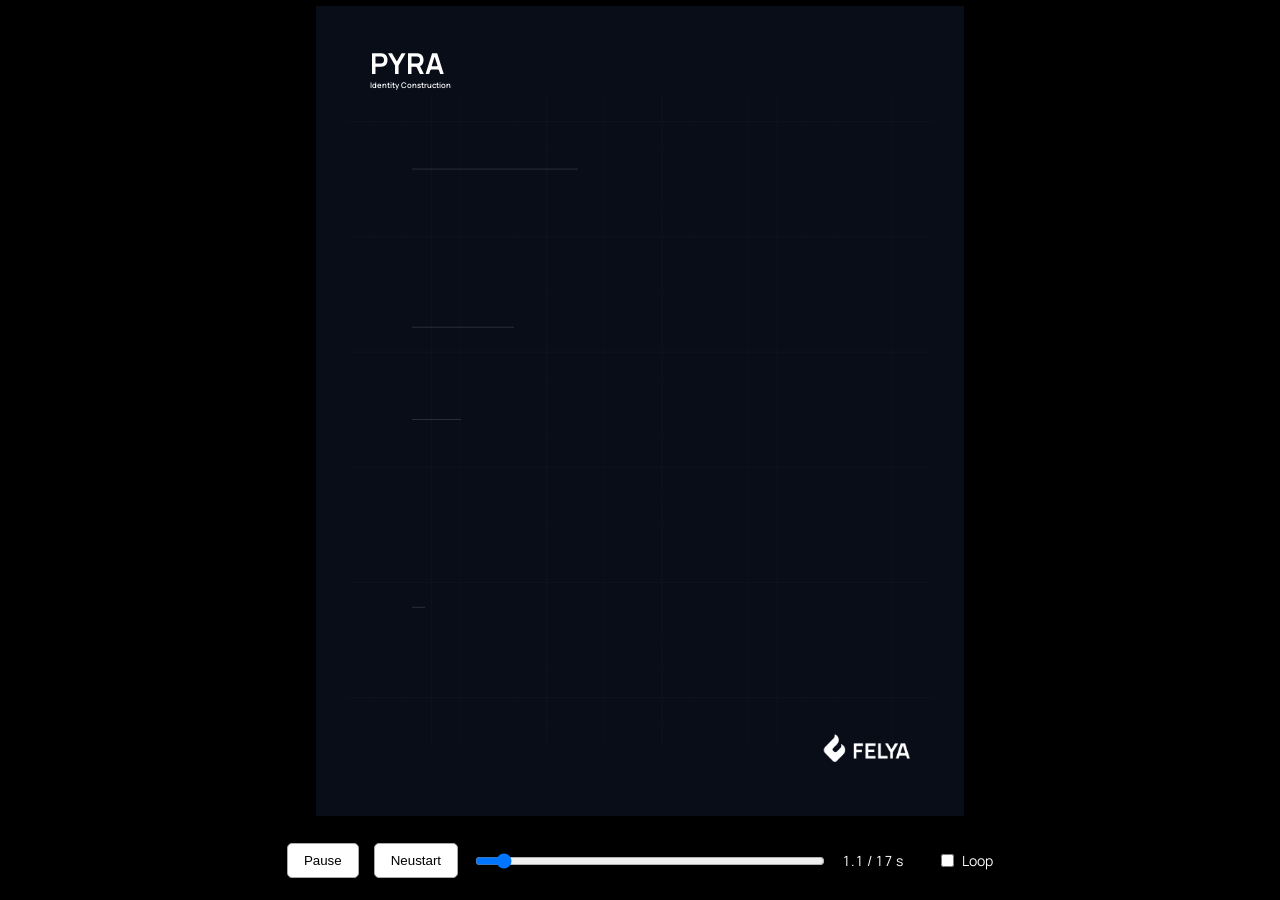
<file: pyra-rebrand/03_Logoanimationen/01_Pyra/Pyra_Blueprint_Dark.html>
<!doctype html><html lang="de"><meta name="robots" content="noindex, nofollow, noarchive"><meta charset="utf-8"><meta name="viewport" content="width=device-width,initial-scale=1"><title>PYRA — Identity Construction</title><style>*{box-sizing:border-box}body{margin:0;background:#ededed;color:#222;font:14px Manrope,Arial,sans-serif;display:grid;place-items:center;min-height:100vh}.stage{height:calc(100vh - 90px);aspect-ratio:4/5;background:white;box-shadow:0 5px 32px #0001}.stage svg{width:100%;height:100%;display:block;overflow:hidden}nav{display:flex;align-items:center;gap:15px;padding:16px}button{border:1px solid #aaa;border-radius:5px;background:white;padding:9px 16px;cursor:pointer}input{width:min(38vw,350px)}output{font-variant-numeric:tabular-nums;min-width:80px}label{display:flex;align-items:center;gap:5px}label input{width:auto}body{background:#000;color:#fff}</style><div class="stage"><svg xmlns="http://www.w3.org/2000/svg" width="3600" height="4500" viewBox="0 0 3600 4500"><rect width="3600" height="4500" fill="#080D18"/><defs><pattern id="minorGrid" width="160" height="160" patternUnits="userSpaceOnUse"><path d="M 160 0 L 0 0 0 160" fill="none" stroke="#101622" stroke-width="2"/></pattern><pattern id="majorGrid" width="640" height="640" patternUnits="userSpaceOnUse"><rect width="640" height="640" fill="url(#minorGrid)"/><path d="M 640 0 L 0 0 0 640" fill="none" stroke="#181f2c" stroke-width="2"/></pattern></defs><rect x="180" y="500" width="3240" height="3600" fill="url(#majorGrid)"/><defs><style>@font-face{font-family:Manrope;src:url([data-uri]) format("truetype");font-weight:200 800;}</style></defs><polyline points="534.66048,906.06613 2998.66048,906.06613" fill="none" stroke="#c3c3c3" stroke-width="2"/><polyline points="534.66048,1784.59842 2998.66048,1784.59842" fill="none" stroke="#c3c3c3" stroke-width="2"/><polyline points="534.66048,2297.20000 2998.66048,2297.20000" fill="none" stroke="#c3c3c3" stroke-width="2"/><polyline points="534.66048,3340.76603 2998.66048,3340.76603" fill="none" stroke="#c3c3c3" stroke-width="2"/><polyline points="1800.00000,572.40000 1800.00000,3674.40000" fill="none" stroke="#a0a0a0" stroke-width="3"/><polyline points="534.66048,3562.53952 2998.66048,1098.53952" fill="none" stroke="#c0c0c0" stroke-width="2"/><polyline points="534.66048,1031.86048 2998.66048,3495.86048" fill="none" stroke="#c0c0c0" stroke-width="2"/><polyline points="534.66048,2429.35175 2413.61222,550.40000" fill="none" stroke="#adadad" stroke-width="2"/><polyline points="534.66048,3227.94984 2998.66048,763.94984" fill="none" stroke="#adadad" stroke-width="2"/><polyline points="684.94873,3718.40000 2998.66048,1404.68825" fill="none" stroke="#adadad" stroke-width="2"/><polyline points="534.66048,2165.04825 2088.01222,3718.40000" fill="none" stroke="#adadad" stroke-width="2"/><polyline points="1511.98778,3718.40000 2998.66048,2231.72730" fill="none" stroke="#adadad" stroke-width="2"/><circle cx="1599.4604763483885" cy="1403.9999999999998" r="536.8000000000001" fill="none" stroke="#979797" stroke-width="3"/><polyline points="1568.66048,1404.00000 1630.26048,1404.00000" fill="none" stroke="#999999" stroke-width="2"/><polyline points="1599.46048,1373.20000 1599.46048,1434.80000" fill="none" stroke="#999999" stroke-width="2"/><circle cx="2180.2604763483887" cy="2297.2" r="532.4000000000001" fill="none" stroke="#979797" stroke-width="3"/><polyline points="2149.46048,2297.20000 2211.06048,2297.20000" fill="none" stroke="#999999" stroke-width="2"/><polyline points="2180.26048,2266.40000 2180.26048,2328.00000" fill="none" stroke="#999999" stroke-width="2"/><circle cx="1177.0604763483884" cy="2297.2" r="360.8" fill="none" stroke="#979797" stroke-width="3"/><polyline points="1146.26048,2297.20000 1207.86048,2297.20000" fill="none" stroke="#999999" stroke-width="2"/><polyline points="1177.06048,2266.40000 1177.06048,2328.00000" fill="none" stroke="#999999" stroke-width="2"/><circle cx="1800.0" cy="3124.4" r="216.36603204566012" fill="none" stroke="#979797" stroke-width="3"/><polyline points="1769.20000,3124.40000 1830.80000,3124.40000" fill="none" stroke="#999999" stroke-width="2"/><polyline points="1800.00000,3093.60000 1800.00000,3155.20000" fill="none" stroke="#999999" stroke-width="2"/><circle cx="1784.2604763483887" cy="2245.919046282867" r="189.20000000000002" fill="none" stroke="#979797" stroke-width="3"/><polyline points="1753.46048,2245.91905 1815.06048,2245.91905" fill="none" stroke="#999999" stroke-width="2"/><polyline points="1784.26048,2215.11905 1784.26048,2276.71905" fill="none" stroke="#999999" stroke-width="2"/><circle cx="1837.0604763483884" cy="2298.719046282867" r="189.20000000000002" fill="none" stroke="#979797" stroke-width="3"/><polyline points="1806.26048,2298.71905 1867.86048,2298.71905" fill="none" stroke="#999999" stroke-width="2"/><polyline points="1837.06048,2267.91905 1837.06048,2329.51905" fill="none" stroke="#999999" stroke-width="2"/><circle cx="1405.8604763483886" cy="1016.7907950193662" r="382.8" fill="none" stroke="#979797" stroke-width="3"/><polyline points="1375.06048,1016.79080 1436.66048,1016.79080" fill="none" stroke="#999999" stroke-width="2"/><polyline points="1405.86048,985.99080 1405.86048,1047.59080" fill="none" stroke="#999999" stroke-width="2"/><circle cx="2096.660476348389" cy="1927.113332142918" r="268.40000000000003" fill="none" stroke="#979797" stroke-width="3"/><polyline points="2065.86048,1927.11333 2127.46048,1927.11333" fill="none" stroke="#999999" stroke-width="2"/><polyline points="2096.66048,1896.31333 2096.66048,1957.91333" fill="none" stroke="#999999" stroke-width="2"/><path d="M 1800.0 906.0661294372665 A 536.8000000000001 536.8000000000001 0 0 1 1979.0353964893275 1783.5749201409385 L 1650.4758733478939 2112.134443282372 A 189.20000000000002 189.20000000000002 0 0 0 1650.4758733478939 2379.703649283362 L 1703.2758733478936 2432.503649283362 A 189.20000000000002 189.20000000000002 0 0 0 1970.8450793488832 2432.503649283362 L 2286.447936418858 2116.9007922133874 A 268.40000000000003 268.40000000000003 0 0 0 2324.0985115849876 1784.5984201943238 A 532.4000000000001 532.4000000000001 0 0 1 2556.7241266521064 2673.663650303718 L 1952.9938884779122 3277.393888477912 A 216.36603204566012 216.36603204566012 0 0 1 1647.0061115220883 3277.393888477912 L 921.9363496962822 2552.3241266521063 A 360.8 360.8 0 0 1 921.9363496962822 2042.0758733478933 L 1676.540952186599 1287.4712708575767 A 382.8 382.8 0 0 0 1787.1598701360058 1050.6524591426119 L 1800.0 906.0661294372665 Z" fill="none" stroke="black" stroke-width="9" stroke-linejoin="round"/><image x="2820" y="4045" width="480" height="155" href="[data-uri]"/><text x="300" y="375" font-family="Manrope" font-size="160">PYRA</text><text x="300" y="453" font-family="Manrope" font-size="43" fill="#ffffff" opacity="1" font-weight="600" style="fill:#ffffff;opacity:1;font-weight:600">Identity Construction</text><style>svg text{fill:#fff}svg text:first-of-type{font-weight:700} svg>polyline{stroke:#606b7c}svg>circle{stroke:#6d788b}svg>path,svg>polyline[stroke="#000000"]{stroke:#fff}svg>path[fill="black"]{fill:#fff}svg>image{filter:invert(1)}</style></svg></div><nav><button id="play">Pause</button><button id="restart">Neustart</button><input id="seek" aria-label="Zeitposition" type="range" min="0" max="17" step="0.01" value="0"><output id="time">0.0 / 17 s</output><label><input type="checkbox" id="loop">Loop</label></nav><script>
const svg=document.querySelector('svg'),els=[...svg.children],axes=[],flying=[],circles=[],crosses=[];let seenCircle=false;
for(const el of els){if(el.tagName==='circle'){seenCircle=true;circles.push(el)}else if(el.tagName==='polyline'){if(seenCircle)crosses.push(el);else if(axes.length<5)axes.push(el);else flying.push(el)}}
const outline=svg.querySelector(':scope > path[stroke="black"]');const solid=outline.cloneNode(false);solid.removeAttribute('stroke');solid.removeAttribute('stroke-width');solid.setAttribute('fill','#FFFFFF');solid.style.fill='#FFFFFF';solid.style.stroke='none';solid.style.opacity=0;svg.appendChild(solid);const grid=svg.querySelector('rect[fill="url(#majorGrid)"]');const lengths=new Map([...axes,...circles,outline].map(e=>[e,e.getTotalLength()]));
const clamp=x=>Math.max(0,Math.min(1,x)),ease=x=>x*x*(3-2*x);
function draw(el,p){let n=lengths.get(el);el.style.strokeDasharray=n+' '+n;el.style.strokeDashoffset=n*(1-p);el.style.opacity=p===0?0:1}
function render(t){axes.forEach((e,i)=>draw(e,ease(clamp((t-.6-i*.12)/1.15))));
flying.forEach((e,i)=>{let p=clamp((t-2-i*.13)/1.05);let pts=e.getAttribute('points').trim().split(' ').map(s=>s.split(',').map(Number));let dx=pts[1][0]-pts[0][0],dy=pts[1][1]-pts[0][1],len=Math.hypot(dx,dy),sign=i%2?1:-1;let z=(1-(1-Math.pow(1-p,3)))*4800*sign;e.setAttribute('transform',`translate(${dx/len*z} ${dy/len*z})`);e.style.opacity=p===0?0:1});
circles.forEach((e,i)=>draw(e,ease(clamp((t-4-i*.18)/2.2))));crosses.forEach((e,i)=>e.style.opacity=clamp((t-4-Math.floor(i/2)*.18)/.65));draw(outline,ease(clamp((t-7.5)/2.7)));const finish=ease(clamp((t-10.2)/2.3));solid.style.opacity=finish;outline.style.opacity=1-finish;[...axes,...flying,...circles,...crosses].forEach(e=>{e.style.opacity=Number(e.style.opacity||1)*(1-finish)});if(grid)grid.style.opacity=1-finish;document.querySelector('#seek').value=t;document.querySelector('#time').textContent=t.toFixed(1)+' / 17 s'}
let t=0,playing=true,last=performance.now();const btn=document.querySelector('#play');function state(){btn.textContent=playing?'Pause':'Abspielen'}
btn.onclick=()=>{if(t>=17)t=0;playing=!playing;state()};document.querySelector('#restart').onclick=()=>{t=0;playing=true;state();render(t)};document.querySelector('#seek').oninput=e=>{t=+e.target.value;playing=false;state();render(t)};
window.pyraAnimation={seek(v){t=v;playing=false;state();render(t)},counts:{axes:axes.length,diagonals:flying.length,circles:circles.length}};
function tick(now){let dt=(now-last)/1000;last=now;if(playing){t=Math.min(17,t+dt);if(t>=17){if(document.querySelector('#loop').checked)t=0;else{playing=false;state()}}render(t)}requestAnimationFrame(tick)}render(0);requestAnimationFrame(tick);
</script></html>
</file>
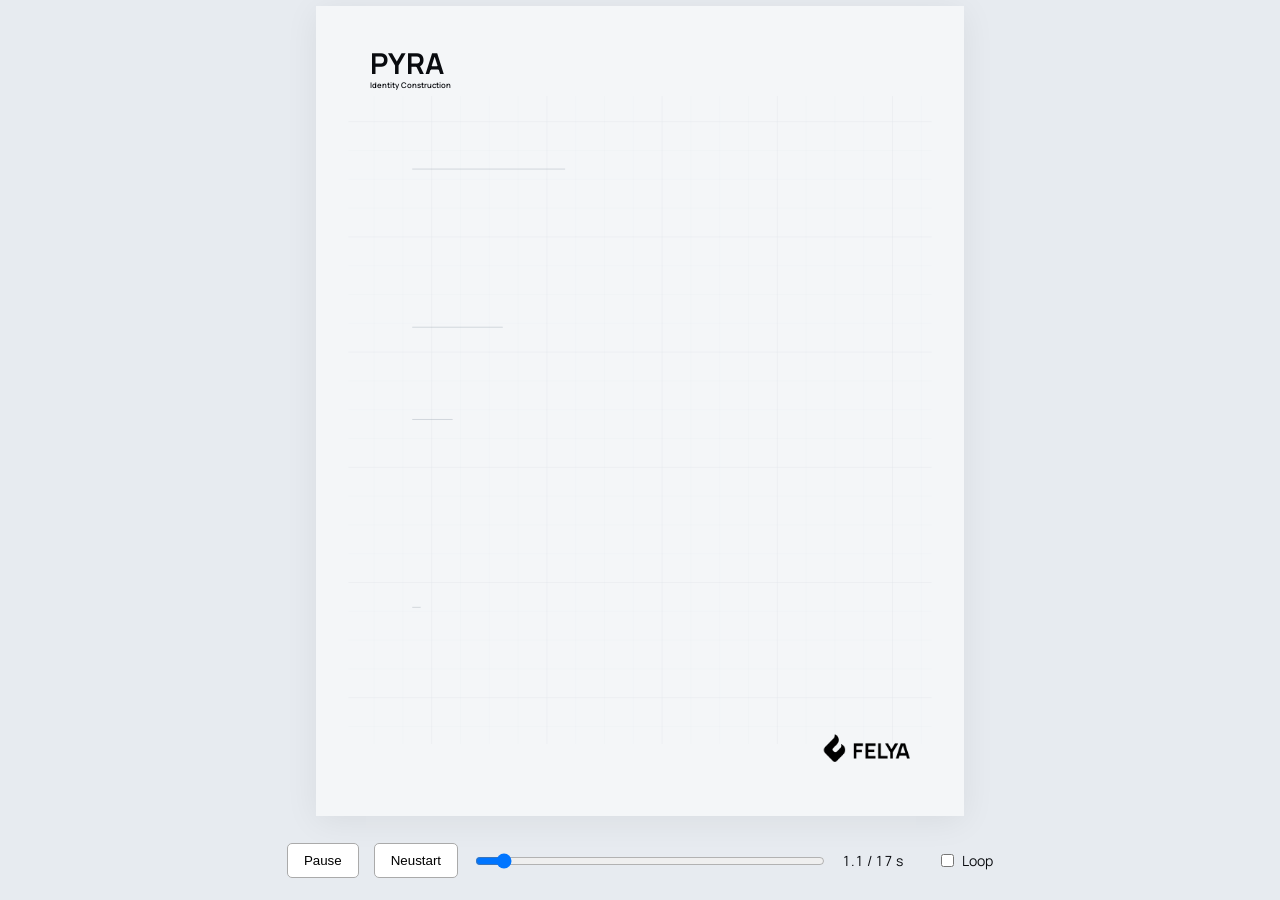
<file: pyra-rebrand/03_Logoanimationen/01_Pyra/Pyra_Blueprint_Light.html>
<!doctype html><html lang="de"><meta name="robots" content="noindex, nofollow, noarchive"><meta charset="utf-8"><meta name="viewport" content="width=device-width,initial-scale=1"><title>PYRA — Identity Construction</title><style>*{box-sizing:border-box}body{margin:0;background:#ededed;color:#222;font:14px Manrope,Arial,sans-serif;display:grid;place-items:center;min-height:100vh}.stage{height:calc(100vh - 90px);aspect-ratio:4/5;background:white;box-shadow:0 5px 32px #0001}.stage svg{width:100%;height:100%;display:block;overflow:hidden}nav{display:flex;align-items:center;gap:15px;padding:16px}button{border:1px solid #aaa;border-radius:5px;background:white;padding:9px 16px;cursor:pointer}input{width:min(38vw,350px)}output{font-variant-numeric:tabular-nums;min-width:80px}label{display:flex;align-items:center;gap:5px}label input{width:auto}body{background:#e7ebf0;color:#090b0f}</style><div class="stage"><svg xmlns="http://www.w3.org/2000/svg" width="3600" height="4500" viewBox="0 0 3600 4500"><rect width="3600" height="4500" fill="#F4F6F8"/><defs><pattern id="minorGrid" width="160" height="160" patternUnits="userSpaceOnUse"><path d="M 160 0 L 0 0 0 160" fill="none" stroke="#e7ebf0" stroke-width="2"/></pattern><pattern id="majorGrid" width="640" height="640" patternUnits="userSpaceOnUse"><rect width="640" height="640" fill="url(#minorGrid)"/><path d="M 640 0 L 0 0 0 640" fill="none" stroke="#d8dfe7" stroke-width="2"/></pattern></defs><rect x="180" y="500" width="3240" height="3600" fill="url(#majorGrid)"/><defs><style>@font-face{font-family:Manrope;src:url([data-uri]) format("truetype");font-weight:200 800;}</style></defs><polyline points="534.66048,906.06613 2998.66048,906.06613" fill="none" stroke="#c3c3c3" stroke-width="2"/><polyline points="534.66048,1784.59842 2998.66048,1784.59842" fill="none" stroke="#c3c3c3" stroke-width="2"/><polyline points="534.66048,2297.20000 2998.66048,2297.20000" fill="none" stroke="#c3c3c3" stroke-width="2"/><polyline points="534.66048,3340.76603 2998.66048,3340.76603" fill="none" stroke="#c3c3c3" stroke-width="2"/><polyline points="1800.00000,572.40000 1800.00000,3674.40000" fill="none" stroke="#a0a0a0" stroke-width="3"/><polyline points="534.66048,3562.53952 2998.66048,1098.53952" fill="none" stroke="#c0c0c0" stroke-width="2"/><polyline points="534.66048,1031.86048 2998.66048,3495.86048" fill="none" stroke="#c0c0c0" stroke-width="2"/><polyline points="534.66048,2429.35175 2413.61222,550.40000" fill="none" stroke="#adadad" stroke-width="2"/><polyline points="534.66048,3227.94984 2998.66048,763.94984" fill="none" stroke="#adadad" stroke-width="2"/><polyline points="684.94873,3718.40000 2998.66048,1404.68825" fill="none" stroke="#adadad" stroke-width="2"/><polyline points="534.66048,2165.04825 2088.01222,3718.40000" fill="none" stroke="#adadad" stroke-width="2"/><polyline points="1511.98778,3718.40000 2998.66048,2231.72730" fill="none" stroke="#adadad" stroke-width="2"/><circle cx="1599.4604763483885" cy="1403.9999999999998" r="536.8000000000001" fill="none" stroke="#979797" stroke-width="3"/><polyline points="1568.66048,1404.00000 1630.26048,1404.00000" fill="none" stroke="#999999" stroke-width="2"/><polyline points="1599.46048,1373.20000 1599.46048,1434.80000" fill="none" stroke="#999999" stroke-width="2"/><circle cx="2180.2604763483887" cy="2297.2" r="532.4000000000001" fill="none" stroke="#979797" stroke-width="3"/><polyline points="2149.46048,2297.20000 2211.06048,2297.20000" fill="none" stroke="#999999" stroke-width="2"/><polyline points="2180.26048,2266.40000 2180.26048,2328.00000" fill="none" stroke="#999999" stroke-width="2"/><circle cx="1177.0604763483884" cy="2297.2" r="360.8" fill="none" stroke="#979797" stroke-width="3"/><polyline points="1146.26048,2297.20000 1207.86048,2297.20000" fill="none" stroke="#999999" stroke-width="2"/><polyline points="1177.06048,2266.40000 1177.06048,2328.00000" fill="none" stroke="#999999" stroke-width="2"/><circle cx="1800.0" cy="3124.4" r="216.36603204566012" fill="none" stroke="#979797" stroke-width="3"/><polyline points="1769.20000,3124.40000 1830.80000,3124.40000" fill="none" stroke="#999999" stroke-width="2"/><polyline points="1800.00000,3093.60000 1800.00000,3155.20000" fill="none" stroke="#999999" stroke-width="2"/><circle cx="1784.2604763483887" cy="2245.919046282867" r="189.20000000000002" fill="none" stroke="#979797" stroke-width="3"/><polyline points="1753.46048,2245.91905 1815.06048,2245.91905" fill="none" stroke="#999999" stroke-width="2"/><polyline points="1784.26048,2215.11905 1784.26048,2276.71905" fill="none" stroke="#999999" stroke-width="2"/><circle cx="1837.0604763483884" cy="2298.719046282867" r="189.20000000000002" fill="none" stroke="#979797" stroke-width="3"/><polyline points="1806.26048,2298.71905 1867.86048,2298.71905" fill="none" stroke="#999999" stroke-width="2"/><polyline points="1837.06048,2267.91905 1837.06048,2329.51905" fill="none" stroke="#999999" stroke-width="2"/><circle cx="1405.8604763483886" cy="1016.7907950193662" r="382.8" fill="none" stroke="#979797" stroke-width="3"/><polyline points="1375.06048,1016.79080 1436.66048,1016.79080" fill="none" stroke="#999999" stroke-width="2"/><polyline points="1405.86048,985.99080 1405.86048,1047.59080" fill="none" stroke="#999999" stroke-width="2"/><circle cx="2096.660476348389" cy="1927.113332142918" r="268.40000000000003" fill="none" stroke="#979797" stroke-width="3"/><polyline points="2065.86048,1927.11333 2127.46048,1927.11333" fill="none" stroke="#999999" stroke-width="2"/><polyline points="2096.66048,1896.31333 2096.66048,1957.91333" fill="none" stroke="#999999" stroke-width="2"/><path d="M 1800.0 906.0661294372665 A 536.8000000000001 536.8000000000001 0 0 1 1979.0353964893275 1783.5749201409385 L 1650.4758733478939 2112.134443282372 A 189.20000000000002 189.20000000000002 0 0 0 1650.4758733478939 2379.703649283362 L 1703.2758733478936 2432.503649283362 A 189.20000000000002 189.20000000000002 0 0 0 1970.8450793488832 2432.503649283362 L 2286.447936418858 2116.9007922133874 A 268.40000000000003 268.40000000000003 0 0 0 2324.0985115849876 1784.5984201943238 A 532.4000000000001 532.4000000000001 0 0 1 2556.7241266521064 2673.663650303718 L 1952.9938884779122 3277.393888477912 A 216.36603204566012 216.36603204566012 0 0 1 1647.0061115220883 3277.393888477912 L 921.9363496962822 2552.3241266521063 A 360.8 360.8 0 0 1 921.9363496962822 2042.0758733478933 L 1676.540952186599 1287.4712708575767 A 382.8 382.8 0 0 0 1787.1598701360058 1050.6524591426119 L 1800.0 906.0661294372665 Z" fill="none" stroke="black" stroke-width="9" stroke-linejoin="round"/><image x="2820" y="4045" width="480" height="155" href="[data-uri]"/><text x="300" y="375" font-family="Manrope" font-size="160">PYRA</text><text x="300" y="453" font-family="Manrope" font-size="43" fill="#090b0f" opacity="1" font-weight="600" style="fill:#090b0f;opacity:1;font-weight:600">Identity Construction</text><style>svg text{fill:#090b0f}svg text:first-of-type{font-weight:700} svg>polyline:not([stroke="#000000"]){stroke:#929da9}svg>circle{stroke:#85909e}</style></svg></div><nav><button id="play">Pause</button><button id="restart">Neustart</button><input id="seek" aria-label="Zeitposition" type="range" min="0" max="17" step="0.01" value="0"><output id="time">0.0 / 17 s</output><label><input type="checkbox" id="loop">Loop</label></nav><script>
const svg=document.querySelector('svg'),els=[...svg.children],axes=[],flying=[],circles=[],crosses=[];let seenCircle=false;
for(const el of els){if(el.tagName==='circle'){seenCircle=true;circles.push(el)}else if(el.tagName==='polyline'){if(seenCircle)crosses.push(el);else if(axes.length<5)axes.push(el);else flying.push(el)}}
const outline=svg.querySelector(':scope > path[stroke="black"]');const solid=outline.cloneNode(false);solid.removeAttribute('stroke');solid.removeAttribute('stroke-width');solid.setAttribute('fill','#000000');solid.style.fill='#000000';solid.style.stroke='none';solid.style.opacity=0;svg.appendChild(solid);const grid=svg.querySelector('rect[fill="url(#majorGrid)"]');const lengths=new Map([...axes,...circles,outline].map(e=>[e,e.getTotalLength()]));
const clamp=x=>Math.max(0,Math.min(1,x)),ease=x=>x*x*(3-2*x);
function draw(el,p){let n=lengths.get(el);el.style.strokeDasharray=n+' '+n;el.style.strokeDashoffset=n*(1-p);el.style.opacity=p===0?0:1}
function render(t){axes.forEach((e,i)=>draw(e,ease(clamp((t-.6-i*.12)/1.15))));
flying.forEach((e,i)=>{let p=clamp((t-2-i*.13)/1.05);let pts=e.getAttribute('points').trim().split(' ').map(s=>s.split(',').map(Number));let dx=pts[1][0]-pts[0][0],dy=pts[1][1]-pts[0][1],len=Math.hypot(dx,dy),sign=i%2?1:-1;let z=(1-(1-Math.pow(1-p,3)))*4800*sign;e.setAttribute('transform',`translate(${dx/len*z} ${dy/len*z})`);e.style.opacity=p===0?0:1});
circles.forEach((e,i)=>draw(e,ease(clamp((t-4-i*.18)/2.2))));crosses.forEach((e,i)=>e.style.opacity=clamp((t-4-Math.floor(i/2)*.18)/.65));draw(outline,ease(clamp((t-7.5)/2.7)));const finish=ease(clamp((t-10.2)/2.3));solid.style.opacity=finish;outline.style.opacity=1-finish;[...axes,...flying,...circles,...crosses].forEach(e=>{e.style.opacity=Number(e.style.opacity||1)*(1-finish)});if(grid)grid.style.opacity=1-finish;document.querySelector('#seek').value=t;document.querySelector('#time').textContent=t.toFixed(1)+' / 17 s'}
let t=0,playing=true,last=performance.now();const btn=document.querySelector('#play');function state(){btn.textContent=playing?'Pause':'Abspielen'}
btn.onclick=()=>{if(t>=17)t=0;playing=!playing;state()};document.querySelector('#restart').onclick=()=>{t=0;playing=true;state();render(t)};document.querySelector('#seek').oninput=e=>{t=+e.target.value;playing=false;state();render(t)};
window.pyraAnimation={seek(v){t=v;playing=false;state();render(t)},counts:{axes:axes.length,diagonals:flying.length,circles:circles.length}};
function tick(now){let dt=(now-last)/1000;last=now;if(playing){t=Math.min(17,t+dt);if(t>=17){if(document.querySelector('#loop').checked)t=0;else{playing=false;state()}}render(t)}requestAnimationFrame(tick)}render(0);requestAnimationFrame(tick);
</script></html>
</file>
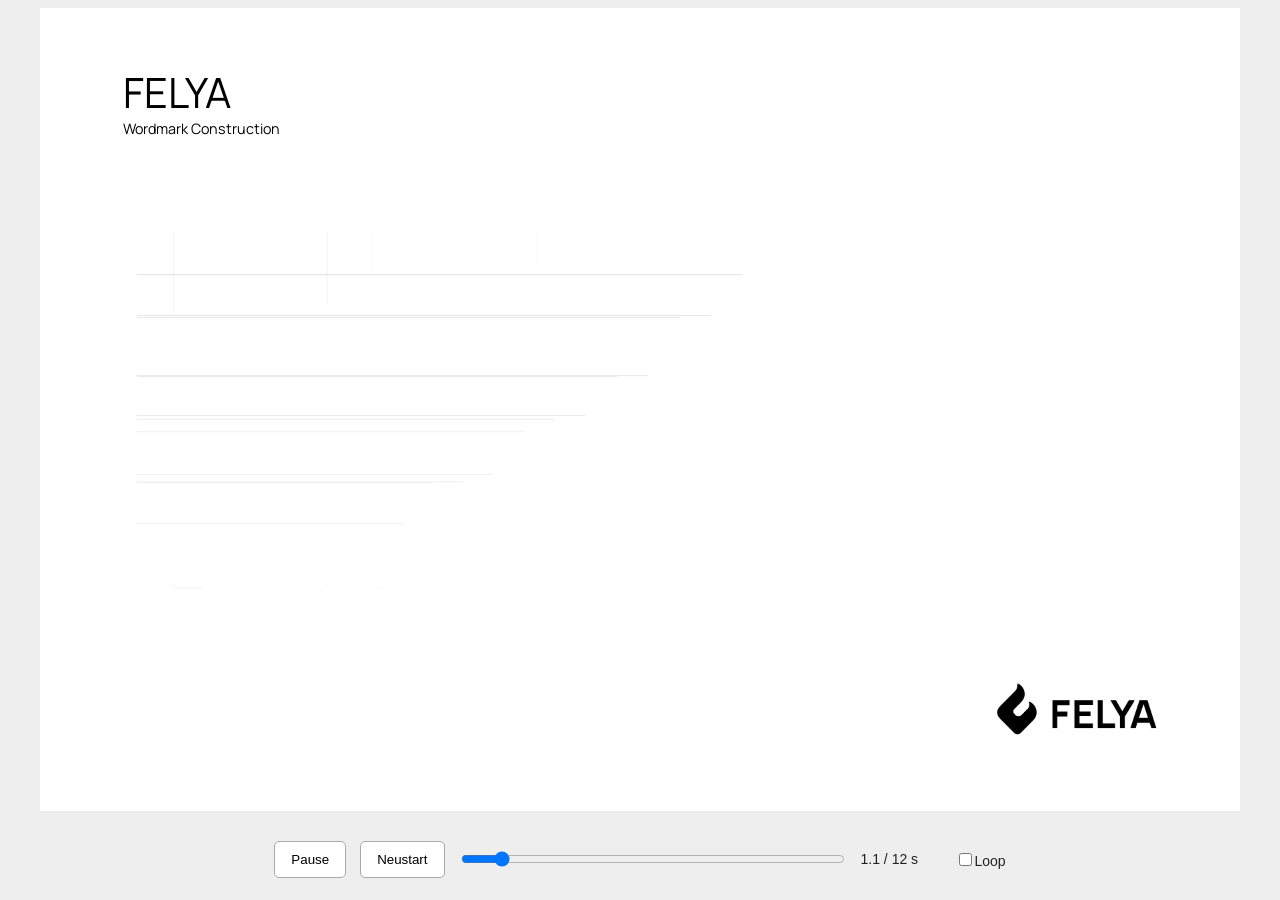
<file: pyra-rebrand/03_Logoanimationen/02_Wortmarke/FELYA_Wordmark_Construction_01.html>
<!doctype html><html lang="de"><meta name="robots" content="noindex, nofollow, noarchive"><meta charset="utf-8"><meta name="viewport" content="width=device-width,initial-scale=1"><title>FELYA — Wordmark Construction</title><style>body{margin:0;background:#eee;color:#222;font:14px Arial;display:grid;place-items:center;min-height:100vh}.stage{width:min(95vw,1200px);aspect-ratio:3/2;background:white}.stage svg{width:100%;height:100%;overflow:hidden}nav{display:flex;gap:14px;align-items:center;padding:15px}button{padding:10px 16px;background:white;border:1px solid #aaa;border-radius:5px;cursor:pointer}#seek{width:30vw}output{min-width:80px}</style><div class="stage"><svg xmlns="http://www.w3.org/2000/svg" width="3600" height="2400" viewBox="0 0 3600 2400"><rect width="3600" height="2400" fill="white"/><defs><style>@font-face{font-family:Manrope;src:url([data-uri]) format("truetype");font-weight:200 800;}</style></defs><polyline points="290.0000,800.0000 3310.0000,800.0000" fill="none" stroke="#bcbcbc" stroke-width="2"/><polyline points="290.0000,922.3787 3310.0000,922.3787" fill="none" stroke="#bcbcbc" stroke-width="2"/><polyline points="290.0000,928.5013 3310.0000,928.5013" fill="none" stroke="#bcbcbc" stroke-width="2"/><polyline points="290.0000,1102.9227 3310.0000,1102.9227" fill="none" stroke="#bcbcbc" stroke-width="2"/><polyline points="290.0000,1105.9840 3310.0000,1105.9840" fill="none" stroke="#bcbcbc" stroke-width="2"/><polyline points="290.0000,1222.3147 3310.0000,1222.3147" fill="none" stroke="#bcbcbc" stroke-width="2"/><polyline points="290.0000,1234.5600 3310.0000,1234.5600" fill="none" stroke="#bcbcbc" stroke-width="2"/><polyline points="290.0000,1271.2213 3310.0000,1271.2213" fill="none" stroke="#bcbcbc" stroke-width="2"/><polyline points="290.0000,1399.7973 3310.0000,1399.7973" fill="none" stroke="#bcbcbc" stroke-width="2"/><polyline points="290.0000,1421.2267 3310.0000,1421.2267" fill="none" stroke="#bcbcbc" stroke-width="2"/><polyline points="290.0000,1424.2880 3310.0000,1424.2880" fill="none" stroke="#bcbcbc" stroke-width="2"/><polyline points="290.0000,1546.6667 3310.0000,1546.6667" fill="none" stroke="#bcbcbc" stroke-width="2"/><polyline points="400.0000,670.0000 400.0000,1710.0000" fill="none" stroke="#b8b8b8" stroke-width="2"/><polyline points="861.4699,670.0000 861.4699,1710.0000" fill="none" stroke="#b8b8b8" stroke-width="2"/><polyline points="400.0000,1740.0000 861.4699,1740.0000" fill="none" stroke="#888888" stroke-width="2"/><polyline points="400.0000,1728.0000 400.0000,1752.0000" fill="none" stroke="#888888" stroke-width="2"/><polyline points="861.4699,1728.0000 861.4699,1752.0000" fill="none" stroke="#888888" stroke-width="2"/><polyline points="992.4276,670.0000 992.4276,1710.0000" fill="none" stroke="#b8b8b8" stroke-width="2"/><polyline points="1491.3140,670.0000 1491.3140,1710.0000" fill="none" stroke="#b8b8b8" stroke-width="2"/><polyline points="992.4276,1740.0000 1491.3140,1740.0000" fill="none" stroke="#888888" stroke-width="2"/><polyline points="992.4276,1728.0000 992.4276,1752.0000" fill="none" stroke="#888888" stroke-width="2"/><polyline points="1491.3140,1728.0000 1491.3140,1752.0000" fill="none" stroke="#888888" stroke-width="2"/><polyline points="1622.2717,670.0000 1622.2717,1710.0000" fill="none" stroke="#b8b8b8" stroke-width="2"/><polyline points="2086.8597,670.0000 2086.8597,1710.0000" fill="none" stroke="#b8b8b8" stroke-width="2"/><polyline points="1622.2717,1740.0000 2086.8597,1740.0000" fill="none" stroke="#888888" stroke-width="2"/><polyline points="1622.2717,1728.0000 1622.2717,1752.0000" fill="none" stroke="#888888" stroke-width="2"/><polyline points="2086.8597,1728.0000 2086.8597,1752.0000" fill="none" stroke="#888888" stroke-width="2"/><polyline points="1965.2561,670.0000 1965.2561,1710.0000" fill="none" stroke="#b8b8b8" stroke-width="2"/><polyline points="2607.5724,670.0000 2607.5724,1710.0000" fill="none" stroke="#b8b8b8" stroke-width="2"/><polyline points="1965.2561,1740.0000 2607.5724,1740.0000" fill="none" stroke="#888888" stroke-width="2"/><polyline points="1965.2561,1728.0000 1965.2561,1752.0000" fill="none" stroke="#888888" stroke-width="2"/><polyline points="2607.5724,1728.0000 2607.5724,1752.0000" fill="none" stroke="#888888" stroke-width="2"/><polyline points="2501.5590,670.0000 2501.5590,1710.0000" fill="none" stroke="#b8b8b8" stroke-width="2"/><polyline points="3200.0000,670.0000 3200.0000,1710.0000" fill="none" stroke="#b8b8b8" stroke-width="2"/><polyline points="2501.5590,1740.0000 3200.0000,1740.0000" fill="none" stroke="#888888" stroke-width="2"/><polyline points="2501.5590,1728.0000 2501.5590,1752.0000" fill="none" stroke="#888888" stroke-width="2"/><polyline points="3200.0000,1728.0000 3200.0000,1752.0000" fill="none" stroke="#888888" stroke-width="2"/><polyline points="2929.7537,695.1537 3233.2753,1651.5130" fill="none" stroke="#aaaaaa" stroke-width="2"/><polyline points="3104.4183,1650.8230 2983.7776,1295.6251" fill="none" stroke="#aaaaaa" stroke-width="2"/><polyline points="2719.9776,1294.3393 2613.6527,1652.1088" fill="none" stroke="#aaaaaa" stroke-width="2"/><polyline points="2467.4911,1651.2581 2778.8341,695.4085" fill="none" stroke="#aaaaaa" stroke-width="2"/><polyline points="2060.2231,704.5640 2337.9952,1189.2064" fill="none" stroke="#aaaaaa" stroke-width="2"/><polyline points="2227.0932,1188.3285 2514.1095,705.4420" fill="none" stroke="#aaaaaa" stroke-width="2"/><polyline points="2663.2787,705.1485 2293.0687,1335.5072" fill="none" stroke="#aaaaaa" stroke-width="2"/><polyline points="2276.7190,1329.3416 1909.4725,705.1939" fill="none" stroke="#aaaaaa" stroke-width="2"/><polyline points="2892.3916,799.8874 2696.9180,1375.4131" fill="none" stroke="#aaaaaa" stroke-width="2"/><polyline points="3009.2791,1375.9423 2823.2376,799.3582" fill="none" stroke="#aaaaaa" stroke-width="2"/><polyline points="240.0000,800.0000 240.0000,1546.6667" fill="none" stroke="#888888" stroke-width="2"/><polyline points="228.0000,800.0000 252.0000,800.0000" fill="none" stroke="#888888" stroke-width="2"/><polyline points="228.0000,1546.6667 252.0000,1546.6667" fill="none" stroke="#888888" stroke-width="2"/><polyline points="2744.7661,800.0000 2963.0290,800.0000 3200.0000,1546.6667 3069.0423,1546.6667 3019.1537,1399.7814 2688.6414,1399.7814 2644.9889,1546.6667 2501.5590,1546.6667 2744.7661,800.0000" fill="none" stroke="#000000" stroke-width="7"/><polyline points="992.4276,800.0000 1491.3140,800.0000 1491.3140,922.4044 1129.6214,922.4044 1129.6214,1102.9508 1425.8352,1102.9508 1425.8352,1222.2951 1129.6214,1222.2951 1129.6214,1424.2623 1488.1960,1424.2623 1488.1960,1546.6667 992.4276,1546.6667 992.4276,800.0000" fill="none" stroke="#000000" stroke-width="7"/><polyline points="400.0000,800.0000 861.4699,800.0000 861.4699,928.5246 530.9577,928.5246 530.9577,1106.0109 802.2272,1106.0109 802.2272,1234.5355 527.8396,1234.5355 527.8396,1546.6667 400.0000,1546.6667 400.0000,800.0000" fill="none" stroke="#000000" stroke-width="7"/><polyline points="1965.2561,800.0000 2114.9220,800.0000 2283.2962,1093.7705 2457.9065,800.0000 2607.5724,800.0000 2348.7751,1240.6557 2348.7751,1546.6667 2220.9354,1546.6667 2220.9354,1234.5355 1965.2561,800.0000" fill="none" stroke="#000000" stroke-width="7"/><polyline points="1622.2717,800.0000 1753.2294,800.0000 1753.2294,1421.2022 2086.8597,1421.2022 2086.8597,1546.6667 1622.2717,1546.6667 1622.2717,800.0000" fill="none" stroke="#000000" stroke-width="7"/><polyline points="2857.0156,904.0437 2732.2940,1271.2568 2975.5011,1271.2568 2857.0156,904.0437" fill="none" stroke="#000000" stroke-width="7"/><text x="250" y="300" font-family="Manrope" font-size="125">FELYA</text><text x="250" y="378" font-family="Manrope" font-size="43">Wordmark Construction</text><image x="2870" y="2025" width="480" height="155" href="[data-uri]"/></svg></div><nav><button id="play">Pause</button><button id="restart">Neustart</button><input id="seek" aria-label="Zeitposition" type="range" min="0" max="12" step=".01"><output></output><label><input id="loop" type="checkbox">Loop</label></nav><script>
const svg=document.querySelector('svg'),all=[...svg.querySelectorAll('polyline')],letters=all.filter(e=>e.getAttribute('stroke')==='#000000'),guides=all.filter(e=>!letters.includes(e));
letters.sort((a,b)=>a.getBBox().x-b.getBBox().x);
const ns='http://www.w3.org/2000/svg',fill=document.createElementNS(ns,'path');fill.setAttribute('d',letters.map(e=>'M '+e.getAttribute('points').trim().split(' ').join(' L ')+' Z').join(' '));fill.setAttribute('fill-rule','evenodd');fill.setAttribute('fill','black');fill.style.opacity=0;svg.appendChild(fill);
const lens=new Map(all.map(e=>[e,e.getTotalLength()]));const clamp=x=>Math.max(0,Math.min(1,x)),ease=x=>x*x*(3-2*x);
function draw(e,q){let l=lens.get(e);e.style.strokeDasharray=l+' '+l;e.style.strokeDashoffset=l*(1-q);e.style.opacity=q?1:0}
function render(t){guides.forEach((e,i)=>{let q=ease(clamp((t-.4-i*.025)/1.2));draw(e,q);e.style.opacity=q*(1-.86*ease(clamp((t-8)/1.5)))});letters.forEach((e,i)=>{let index=i===5?4:i;draw(e,ease(clamp((t-2.4-index*.5)/2.0)))});fill.style.opacity=ease(clamp((t-7.2)/1.5));document.querySelector('#seek').value=t;document.querySelector('output').textContent=t.toFixed(1)+' / 12 s'}
let t=0,playing=true,last=performance.now();const button=document.querySelector('#play');function state(){button.textContent=playing?'Pause':'Abspielen'}button.onclick=()=>{if(t>=12)t=0;playing=!playing;state()};document.querySelector('#restart').onclick=()=>{t=0;playing=true;state();render(t)};document.querySelector('#seek').oninput=e=>{t=+e.target.value;playing=false;state();render(t)};
function tick(now){let dt=(now-last)/1000;last=now;if(playing){t=Math.min(12,t+dt);if(t>=12){if(document.querySelector('#loop').checked)t=0;else{playing=false;state()}}render(t)}requestAnimationFrame(tick)}render(0);requestAnimationFrame(tick);
</script></html>
</file>
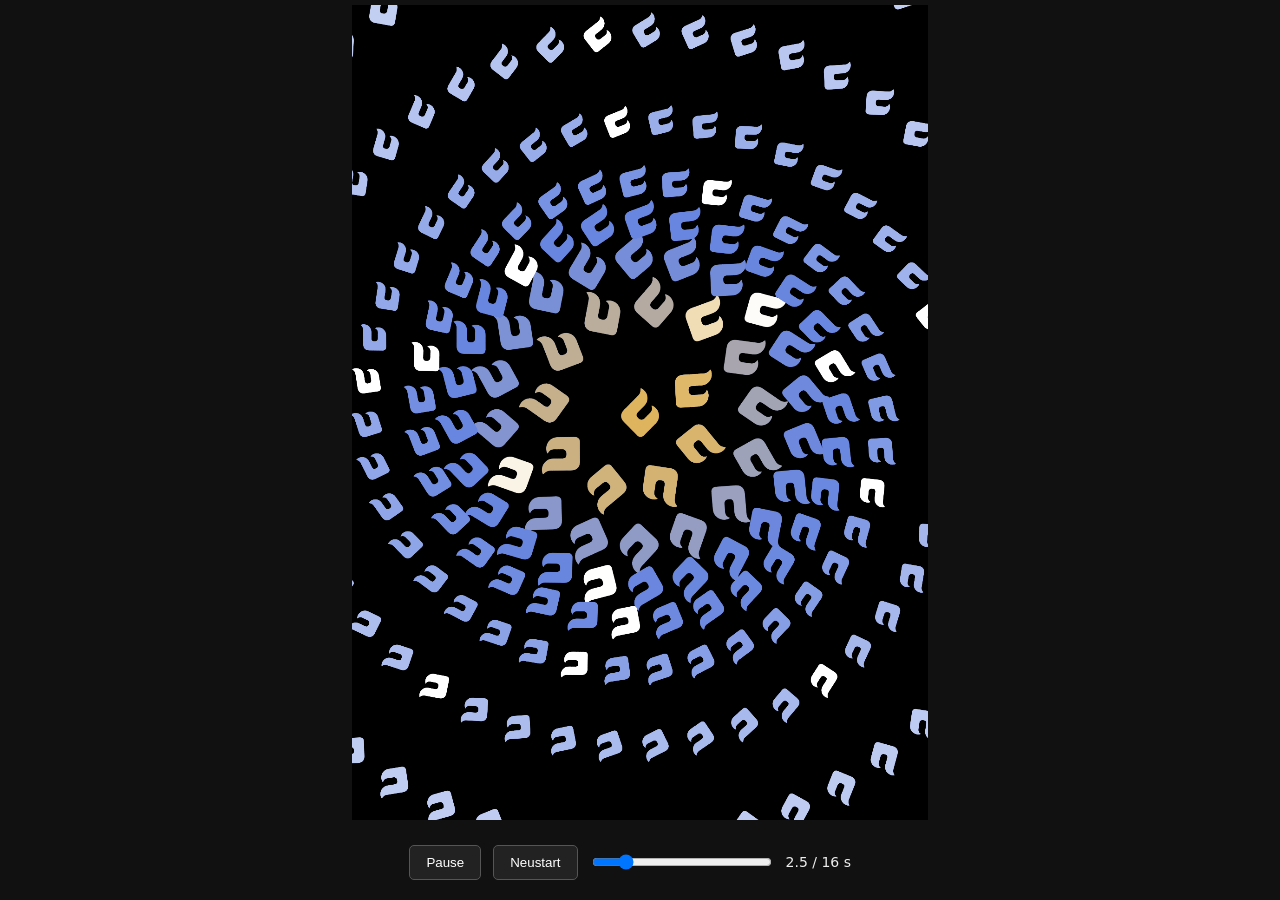
<file: pyra-rebrand/05_Patterns/03_Animationen/F02/F02_Lebendige_Spirale_02.html>
<!doctype html><html lang="de"><meta name="robots" content="noindex, nofollow, noarchive"><meta charset="utf-8"><meta name="viewport" content="width=device-width,initial-scale=1"><title>F02 — Lebendige Spirale</title><style>body{margin:0;background:#111;color:#eee;font:14px system-ui;display:grid;place-items:center;min-height:100vh}canvas{height:calc(100vh - 85px);max-width:95vw;aspect-ratio:2480/3508;background:black}nav{display:flex;align-items:center;gap:12px;padding:16px}button{padding:9px 16px;background:#222;color:white;border:1px solid #555;border-radius:5px;cursor:pointer}input{width:180px}output{min-width:85px}</style><canvas width="1240" height="1754" aria-label="Rotierende und pulsierende Pyra-Spirale mit wandernden blauen, weißen und goldenen Farbwellen"></canvas><nav><button id="play">Pause</button><button id="restart">Neustart</button><input id="seek" aria-label="Zeitposition" type="range" min="0" max="16" step=".01"><output></output></nav><script>const points=[[1240.0, 1534.0, 2.5444437451708134e-14], [1444.903061596262, 1599.265085761418, -54.38428179664881], [1525.194277743004, 1799.206599845224, -101.41306877962127], [1442.9168602223574, 1998.0682307569195, -143.3664779367707], [1251.5423940849598, 2097.4695027259977, -181.722660938285], [1038.809987933509, 2062.1508635246014, -217.2211746277379], [883.2512715172654, 1913.480659388358, -250.35121338588456], [830.6863683957845, 1704.8067558820032, -281.5920202794205], [891.2807788623378, 1497.8099297370895, -311.3011095471992], [1044.4524020591605, 1346.2594405309787, -339.6013628331772], [1250.742684066506, 1283.214783049907, -366.7291026231124], [1463.508664972093, 1319.1902317555453, -392.8036651793789], [1639.9314982014278, 1443.6229687004904, -417.9434026883624], [1747.9648699567217, 1629.7023998781854, -442.15067880851444], [1771.5924798575397, 1844.1673812193264, -465.6578751446201], [1708.9887720922256, 2050.6642653785843, -488.4664192576687], [1572.6060761753724, 2217.1679633594567, -510.5775243308806], [1384.063516000692, 2321.0885273106464, -532.1073467293178], [1169.867023521458, 2349.548838066854, -553.1717973228942], [960.2434259910544, 2300.3718385641305, -573.6564469195654], [780.5548077246417, 2181.652319532692, -593.6769722534638], [651.8301118779273, 2009.3393508224674, -613.2338655836595], [587.3751754524751, 1803.4157709481904, -632.4425764861242], [593.6111331281033, 1587.278603173753, -651.3034439083186], [668.1670520750029, 1385.5130318860897, -669.7017899721936], [802.0410191006229, 1217.2301524128427, -687.752898752252], [982.1526711483716, 1097.7326903594462, -705.5719699236707], [1189.5718367100865, 1038.575020769941, -723.0442451174813], [1404.525362931415, 1043.7495942696635, -740.1699273958131], [1609.1133809400949, 1111.7592015329835, -757.0641225734595], [1785.7211308140677, 1236.1831701924762, -773.7269689102575], [1919.768162170149, 1405.9883150785317, -790.158593588912], [2000.7776093512875, 1606.7665476297552, -806.359113795883], [2022.993796491549, 1822.1611438039188, -822.3286376780142], [1985.5419120623874, 2035.333398679191, -838.0672651912365], [1892.1664657930337, 2230.3367941760116, -853.5750888552803], [1750.618395210684, 2393.2915397391253, -868.8521944263035], [1571.7823950831905, 2513.284197474778, -883.8986614976583], [1367.0000082292888, 2583.2852927114573, -898.8294127915383], [1151.817579324498, 2598.5482426913245, -913.5296561858028], [938.8892089912424, 2558.758153776167, -928.1142934849697], [743.4672606608949, 2467.408531200444, -942.4685374540268], [576.0887347528399, 2330.1678612683045, -956.7072713682675], [447.9076549386358, 2157.113108486991, -970.7157128713552], [365.0067316553233, 1957.7293493938182, -984.6087287476288], [332.1101159549645, 1743.7945199634069, -998.3863526693265], [350.55750166245116, 1529.5007423430138, -1011.9338097707289], [418.5993854448059, 1325.0740755148358, -1025.3659455487214], [532.245587320392, 1141.6658832887297, -1038.6827880802628], [685.1083122308456, 989.031004211632, -1051.8843639898441], [868.8453993016451, 875.0487938789133, -1064.9706985416772], [1073.6871387873052, 805.3741981496682, -1077.9418157249415], [1289.01121085514, 783.2293187692936, -1090.7977383326945], [1503.9305336472894, 809.3370008107394, -1103.538488034983], [1707.8610834086342, 881.9898212840096, -1116.1640854466516], [1891.0407055462847, 997.2408942592135, -1128.674550190286], [2044.9751511578793, 1149.1974116414735, -1141.0699009546977], [2162.7936024905207, 1330.393968116247, -1153.3501555493117], [2239.502352731498, 1532.2205142303942, -1165.5153309547866], [2272.1316727716394, 1745.3791794888764, -1177.5654433701732], [2259.7768754717963, 1960.345057995144, -1189.500508256875], [2202.7834029032138, 2169.765936870497, -1201.4352966647123], [2104.084950756755, 2362.628947688352, -1213.255061356463], [1968.4178864405994, 2530.983292388743, -1224.9598160609355], [1801.9306115213326, 2668.174094478508, -1236.5495739045045], [1611.848334020473, 2769.0620063633537, -1248.024347443319], [1403.9726622042706, 2830.570225717419, -1259.4988930374484], [1188.629149729415, 2849.6605400230856, -1270.858473500851], [974.3602529583386, 2826.247787886584, -1282.1031000546022], [767.3151650958482, 2761.0448288847206, -1293.3475214205796], [577.4733716022002, 2657.2510732895335, -1304.477005933828], [411.6761827216445, 2519.4130549033484, -1315.491563655098], [274.3419464578192, 2351.3041040139915, -1326.505936340544], [171.8488207934215, 2160.8730810591464, -1337.4053974562157], [107.2625129239841, 1955.38171902389, -1348.1899560502043], [82.10448379147851, 1740.0407797790788, -1358.9743475083367], [97.40152314822762, 1524.6964702599973, -1369.6438500705685], [152.65264991858407, 1314.5785952402373, -1380.313195212265], [245.2341374515363, 1119.1125552763178, -1390.8676642212442], [371.2783932711419, 944.612616428253, -1401.307264773704], [527.8057921015161, 794.9309540330861, -1411.7467228022729], [707.8424792832911, 676.5006424160299, -1422.0713238498115], [907.3738442440651, 591.7515805956643, -1432.3957904344823], [1117.706608966065, 544.1735743717325, -1442.6054108180797], [1334.3992210120978, 534.5743700058981, -1452.8149042710295], [1548.208182509983, 563.1613190204334, -1462.9095616595903], [1754.8687662291075, 629.1550114705581, -1473.0040991624585], [1945.758986257279, 729.5745619559088, -1482.9838101419189], [2117.309534002201, 862.2914158846, -1492.9634078310976], [2262.546880703655, 1021.6184309177835, -1502.828187985515], [2378.971785697514, 1204.4633794556985, -1512.6928610298198], [2462.026662787074, 1403.2127134326402, -1522.4427250152692], [2510.481427047487, 1614.27529478738, -1532.1924876867852], [2522.63109577443, 1829.0712963826213, -1541.8274492988116], [2498.534233990921, 2043.9850896402263, -1551.4623150375473], [2438.498040393958, 2252.911941878788, -1561.097086382102], [2345.1779122198623, 2447.602957550221, -1570.6170667700512], [2220.3130529169157, 2625.0737343472683, -1580.1369577819687], [2069.0475378494957, 2778.509957550658, -1589.5420648571803], [1893.877539413365, 2905.793009957136, -1598.9470872754375], [1699.3072719881714, 3003.218742210372, -1608.3520262803802], [1493.0234512304582, 3067.2744293562573, -1617.6421902059462], [1278.0720343878015, 3097.3332302856124, -1626.9322750828374], [1062.7325171802042, 3092.5518791456825, -1636.1075910683546], [849.9104298516452, 3053.310326317693, -1645.2828321167606], [645.1105187259029, 2980.2940357089255, -1654.4579992769086], [455.9714996445007, 2876.571313622334, -1663.518405344935], [284.74238283013756, 2743.750199876933, -1672.5787413372504], [135.8872835510947, 2584.898462907284, -1681.6390082092166], [14.720626564476106, 2406.1811864921906, -1690.5845212617887], [-77.59429436690675, 2209.921999784928, -1699.5299687340776], [-137.96532738221526, 2003.5096683982963, -1708.360667508612], [-166.05600243973936, 1789.3419214658481, -1717.1913040458078], [-160.91373913337497, 1572.4584458114148, -1726.0218791546922], [-123.08423514093329, 1360.7552779772086, -1734.737712009435], [-53.31494785212408, 1156.3604379360095, -1743.4534865470705], [47.04586944296625, 964.0843375672712, -1752.1692035063538], [175.92682059208232, 788.496273949818, -1760.8848636136177], [328.387263915518, 635.6987073448797, -1769.4857889448685], [502.70317273107014, 506.8887069329155, -1778.0866602808649], [695.1126895483679, 405.1783378767011, -1786.6874782855198], [898.5905919146034, 333.84884140327904, -1795.1735670845876], [1111.2216842294454, 293.16365159580937, -1803.6596052179716], [1328.3983912676329, 284.2657504018457, -1812.1455932929787], [1542.4662485799206, 307.0764904960122, -1820.5168573881851], [1751.7526708359796, 361.0209605970974, -1828.8880739151277], [1951.7365094300903, 445.1883403332765, -1837.2592434297153], [2138.060798288681, 558.0123188353725, -1845.6303664792288], [2304.455672946638, 695.2246221325586, -1853.8867716210023], [2449.9757764695087, 855.5196682971797, -1862.1431325952508], [2571.429503684868, 1035.7336673646441, -1870.3994499033438], [2664.9821310093953, 1229.4395035347802, -1878.5410538584154], [2730.402122841122, 1435.2055746137128, -1886.6826162985215], [2766.154612821697, 1648.952860679717, -1894.8241376832357], [2771.2952119953443, 1866.4101985449622, -1902.9656184653759], [2746.0711558367566, 2080.1711376080275, -1910.9923911900785], [2691.0472291670108, 2289.068961759974, -1919.0191253030039], [2607.0913376921644, 2488.955173057761, -1927.0458212195065], [2495.648052905251, 2675.829070567155, -1935.0724793490067], [2360.8387625706537, 2843.6227036498776, -1942.984434345786], [2203.665058920561, 2991.781653143218, -1950.8963534007296], [2026.9764167106432, 3117.333702218632, -1958.8082368896214], [1834.0160283496994, 3217.7188317154723, -1966.720085183025], [1631.414603248329, 3289.9842724491427, -1974.5172349301627], [1420.1628349847142, 3334.2462497895367, -1982.3143511944947], [1204.1260204083146, 3349.49122797729, -1990.1114343163333], [987.2847478058354, 3335.238473411715, -1997.908484631393], [773.6615529167301, 3291.5526112721564, -2005.7055024708732], [570.2107993291478, 3220.3162923743175, -2013.3878268386159], [377.47296322941975, 3122.1982569300394, -2021.070120304548], [198.99436580789688, 2998.7898616493776, -2028.7523831730243], [38.08727931971043, 2852.1495191725935, -2036.4346157444156], [-100.30195008245778, 2687.405679276702, -2044.0021587944277], [-216.16174702267563, 2505.2872555167887, -2051.569673012394], [-307.3201038446855, 2308.868753589427, -2059.1371586744617], [-372.0237571092978, 2101.494859025658, -2066.704616053263], [-408.9716016283587, 1886.7235096128893, -2074.2720454179725], [-417.4290550043049, 1671.583665708249, -2081.7247896398417], [-397.8487801460128, 1456.4952778447444, -2089.1775071985794], [-350.38814543579224, 1245.1081595881328, -2096.6301983417766], [-275.679078953076, 1041.03192897258, -2104.0828633139695], [-174.82025646889292, 847.7743795741918, -2111.5355023566863], [-51.46837077486339, 671.3132218734909, -2118.873460311861], [93.84939143471456, 511.5701829945135, -2126.2113935854995], [258.87575233424707, 371.273703785085, -2133.549302399861], [441.01533235821034, 252.84847239716782, -2140.887186974545], [637.3754014374624, 158.37363836222153, -2148.2250475265287], [841.5022025194071, 90.4175717991136, -2155.448230753105], [1053.1725551213033, 48.54408995789595, -2162.6713911116767], [1269.0575967602524, 33.57341204514046, -2169.894528801988], [1485.7417820206358, 45.90138861157243, -2177.117644021462], [1699.7769200960897, 85.49071247319307, -2184.3407369652373], [1907.7370466275645, 151.8690027004352, -2191.5638078261995], [2103.2123301340594, 242.47340895961338, -2198.6722053940935], [2286.4916624422876, 356.8945229669291, -2205.7805819389782], [2454.677554778212, 493.501690813044, -2212.888937638491], [2605.0892977108256, 650.3123269342086, -2219.997272668272], [2735.3056317943247, 825.0205903187114, -2227.105587201996], [2843.203641254817, 1015.0312244287568, -2234.2138814113964], [2925.8410835009117, 1214.1494228739784, -2241.207506043794], [2983.777896095594, 1422.418006538875, -2248.20111132655], [3016.013202973347, 1636.7764356644634, -2255.1946974178727], [3021.9249140857355, 1854.0563871984448, -2262.188264474253], [3001.2810973166356, 2071.0285826180316, -2269.181812650485], [2954.245567681626, 2284.4507824145035, -2276.1753420996874], [2882.775869293806, 2487.799551511941, -2283.054205403051], [2787.212337635555, 2681.638051713593, -2289.933050877506], [2668.8078377866123, 2863.1150364666314, -2296.81187866415], [2529.152204916052, 3029.5429499815814, -2303.690688902598], [2370.151005442778, 3178.4376951512313, -2310.569481730999], [2193.9996121129, 3307.555661981762, -2317.4482572860566], [2006.439901928104, 3413.325595324489, -2324.2123698691385], [1807.2170780311558, 3496.4814283417018, -2330.97646600796], [1599.0543082235592, 3555.745270567258, -2337.740545828517], [1384.8137153320388, 3590.1667587767147, -2344.5046094555205], [1167.4570298276365, 3599.1380287021702, -2351.268657012416], [950.0046474113647, 3582.403965112987, -2358.0326886213957], [735.4936575258608, 3540.067562727356, -2364.796704403417], [530.4043802218931, 3473.939426533533, -2371.446060539355], [333.8650787026439, 3384.2862542649473, -2378.0954016086293], [148.5712197392254, 3272.2014956859384, -2384.744727722745], [-22.920327266263484, 3139.087078080178, -2391.3940389921117], [-178.2265487554521, 2986.6359689106916, -2398.043335526053], [-315.17136542602907, 2816.810713967474, -2404.692617432823], [-431.8160718843553, 2631.818222088098, -2411.3418848196184], [-525.0488114783084, 2437.583991238741, -2417.876495621477], [-595.7404972484974, 2233.5132183209907, -2424.411092602042], [-642.8615305495607, 2022.2189878230597, -2430.945675860147], [-665.6849195803584, 1806.4211204717715, -2437.4802454936835], [-663.7972135660393, 1588.91116571174, -2444.0148015996156], [-637.1053910990952, 1372.5162908303282, -2450.549344273989], [-585.8395934705491, 1160.0625338448408, -2457.083873611943], [-512.0750208492282, 957.8735181658271, -2463.5037491880503], [-415.9432970442988, 764.7537780645823, -2469.923612071082], [-298.55025970920633, 583.1750157388508, -2476.3434623487587], [-161.27457134002134, 415.4750305567104, -2482.763300107995], [-5.7516009706594105, 263.82764172184375, -2489.183125434908], [166.14600561714155, 130.21454128350683, -2495.602938414828], [352.33083701485737, 16.399441564803283, -2502.0227391323037], [550.5260385193134, -76.09514625088968, -2508.4425276711167], [754.513799069286, -144.9638865069096, -2514.7476653548197], [965.3010242663572, -191.11634202575306, -2521.0527914489544], [1180.3602618274954, -213.89098852584607, -2527.3579060307716], [1397.1009186155816, -212.90726378723298, -2533.663009176838], [1612.9004664218896, -188.07144025704315, -2539.9681009630403], [1825.1361741177611, -139.5790347070306, -2546.2731814646], [2031.2169822221422, -67.91371038325678, -2552.578250756071], [2228.6151325182973, 26.15733037883001, -2558.8833089113555], [2411.623267030128, 139.30926272013903, -2565.073718882159], [2581.7286647281426, 271.8207043620009, -2571.2641182573902], [2736.8861316084894, 422.22519470891143, -2577.454507105188], [2875.2166540328953, 588.8405268832637, -2583.6448854931086], [2995.0301217670385, 769.7875294976786, -2589.8352534881305], [3094.8459334027316, 963.0112375675639, -2596.0256111566637], [3173.411233438692, 1166.3042143313423, -2602.2159585645522], [3229.716557041583, 1377.3317594882394, -2608.4062957770807], [3263.0086879994933, 1593.658716103248, -2614.596622858984], [3272.8345080697272, 1808.7097115778752, -2620.6723044652595], [3259.816768250311, 2024.038700064331, -2626.747976434656], [3224.0073443040674, 2237.22096196588, -2632.823638826854], [3165.7152872420693, 2445.8459457976605, -2638.8992917010464], [3085.504397228048, 2647.5445239862197, -2644.9749351159353], [2984.187911187867, 2840.015892931542, -2651.050569129744], [2862.8203523470384, 3021.053811936413, -2657.126193800217], [2722.6866222048952, 3188.5718818414707, -2663.2018091846294], [2565.2884469590877, 3340.6275738477816, -2669.277415339786], [2395.7245045857344, 3473.0705936020763, -2675.238378501268], [2212.958503139269, 3587.4162496733825, -2681.199332885509], [2018.919548357493, 3682.3522847898225, -2687.160278544876], [1815.666765422082, 3756.771834854452, -2693.1212155313187], [1605.3674550224716, 3809.7862648871087, -2699.0821438963776], [1390.273987421648, 3840.7356843028424, -2705.0430636911833], [1172.699680814216, 3849.1970180358653, -2711.0039749664656], [954.9939222851024, 3834.98953613058, -2716.964877772552], [739.5167989293525, 3798.1777716960078, -2722.9257721593763], [528.6135130681746, 3739.0717852640555, -2728.886658176479], [328.4334711916109, 3659.979985514906, -2734.732903687783], [136.98354527732045, 3560.7189597373936, -2740.5791412414787], [-43.70596088328216, 3442.2464583533124, -2746.4253708832275], [-211.7092650760369, 3305.7244114784726, -2752.271592658341], [-365.2256190848475, 3152.507574060779, -2758.1178066117873], [-502.5985924759914, 2984.130112552367, -2763.9640127881908], [-622.333921417774, 2802.2902655894704, -2769.8102112318384], [-723.1157304458686, 2608.833231808581, -2775.656401986681], [-803.8209513880818, 2405.7324570562996, -2781.5025850963357], [-863.5317818673893, 2195.069510646981, -2787.3487606040935], [-901.0126123947325, 1983.2869212921514, -2793.0802978812044], [-917.1857486317454, 1768.4234406201347, -2798.8118279330874], [-911.8103096899731, 1552.621414367536, -2804.54335079963], [-884.8606678478782, 1338.040503603402, -2810.274866520427], [-836.5274973269429, 1126.8360717527785, -2816.006375134783], [-767.21665446003, 921.1375355933632, -2821.737876681714], [-677.5458925943055, 723.0268976672389, -2827.469371199952], [-568.3394368578922, 534.5176765147369, -2833.200858727946], [-440.62046553207915, 357.5344479211933, -2838.932339303865], [-295.6015659911243, 193.8932049942805, -2844.6638129656008], [-134.67325378442092, 45.28273740608711, -2850.39527975077], [36.973808348684315, -84.28373201637851, -2856.0121105645835], [220.80396024705726, -196.62728315937943, -2861.628934844906], [415.09092835393426, -290.6053569940534, -2867.245752626388], [618.0016023173572, -365.2482444754214, -2872.8625639434354], [827.6133254554144, -419.76904343801016, -2878.4793688302116], [1041.932109700368, -453.571887509725, -2884.0961673206393], [1258.9116024850248, -466.258361574693, -2889.712959448403], [1476.4726251718018, -457.6320355283756, -2895.329745246952], [1692.5230964777465, -427.7010660000142, -2900.9465247495004], [1904.9781499826126, -376.6788341976189, -2906.5632979890315], [2111.78025227032, -304.9826068824327, -2912.1800649982974], [2310.9191275775675, -213.23022652217378, -2917.7968258098235], [2496.6917358123133, -104.68612068950415, -2923.298952871487], [2671.4981829823832, 21.38463042988974, -2928.8010740469454], [2833.686583081244, 163.87730825265498, -2934.3031893661478], [2981.716050200553, 321.53167084635857, -2939.8052988588397], [3114.1713240619356, 492.9430798846902, -2945.307402554565], [3229.7762825331392, 676.5750012977201, -2950.80950048267], [3327.4062122772334, 870.7727685014811, -2956.3115926723017], [3406.098719756514, 1073.7784850224762, -2961.8136791524107], [3465.063177014419, 1283.746932365642, -2967.3157599517554], [3503.6886098795508, 1498.7623392142286, -2972.817835098899], [3521.5499503567285, 1716.8558595914437, -2978.319904622215], [3518.4125898626726, 1936.0236005393497, -2983.8219685498866], [3494.2351854931385, 2154.24503425053, -2989.3240269099097], [3450.3205712567424, 2365.060851615749, -2994.711453685991], [3386.702854542318, 2571.1580366430953, -3000.09887517659], [3303.881054962762, 2770.696307301549, -3005.4862914074743], [3202.5259599227775, 2961.887499736666, -3010.8737024042434], [3083.4747359768894, 3143.011589438256, -3016.2611081923305], [2947.7240469550843, 3312.432159874139, -3021.648508797005], [2796.4217351175485, 3468.6111795226084, -3027.0359042433724], [2630.857134541009, 3610.1229539311353, -3032.4232945563776], [2452.45009830673, 3735.667126326958, -3037.810679760803], [2262.738832742477, 3844.080608349018, -3043.1980598812734], [2063.366642861736, 3934.348331592358, -3048.5854349422552], [1856.0677031437938, 4005.612720777907, -3053.9728049680584], [1642.65197681631, 4057.1818003957655, -3059.360169982836], [1429.651668693462, 4088.0818947938824, -3064.6329053809077], [1214.376896089125, 4099.294721346618, -3069.9056360242694], [998.6462906732224, 4090.6636228317384, -3075.17836193514]];const img=new Image();img.src="[data-uri]";const canvas=document.querySelector('canvas'),ctx=canvas.getContext('2d');let t=0,playing=true,last=performance.now();const cache={};function stamp(col){if(cache[col])return cache[col];let c=document.createElement('canvas');c.height=185;c.width=Math.round(185*img.width/img.height);let g=c.getContext('2d');g.drawImage(img,0,0,c.width,c.height);g.globalCompositeOperation='source-in';g.fillStyle=col;g.fillRect(0,0,c.width,c.height);return cache[col]=c}function put(x,y,a,col,alpha=1){let m=stamp(col);ctx.save();ctx.translate(x/2,y/2);ctx.rotate(-a*Math.PI/180);ctx.globalAlpha=alpha;ctx.drawImage(m,-m.width/4,-m.height/4,m.width/2,m.height/2);ctx.restore()}
function render(){ctx.fillStyle='#000';ctx.fillRect(0,0,canvas.width,canvas.height);const phase=t/16*Math.PI*2;points.forEach(([x,y,a],i)=>{let dx=x-1240,dy=y-1754,r=Math.hypot(dx,dy),theta=Math.atan2(dy,dx);let wave=phase*2-r/340;let radial=1+.16*Math.sin(wave);let turn=phase+.24*Math.sin(phase-r/600);let xx=1240+dx*radial*Math.cos(turn)-dy*radial*Math.sin(turn),yy=1754+dx*radial*Math.sin(turn)+dy*radial*Math.cos(turn);let spin=a-turn*180/Math.PI+24*Math.sin(wave);let size=1+.19*Math.sin(wave+.8);let colorWave=(Math.sin(wave-1)+1)/2;let goldWave=Math.pow((Math.sin(phase*2-r/460)+1)/2,9);let col=i%9===0?'#FFFFFF':'#6785DF';ctx.save();ctx.translate(xx/2,yy/2);ctx.scale(size,size);ctx.translate(-xx/2,-yy/2);put(xx,yy,spin,col);put(xx,yy,spin,'#FFFFFF',colorWave*.6);put(xx,yy,spin,'#DEB45F',goldWave*.95);ctx.restore()});let centerSize=1+.16*Math.sin(phase*2);ctx.save();ctx.translate(620,877);ctx.scale(centerSize,centerSize);ctx.translate(-620,-877);put(1240,1754,0,'#DEB45F');ctx.restore();document.querySelector('#seek').value=t;document.querySelector('output').textContent=t.toFixed(1)+' / 16 s'}function state(){document.querySelector('#play').textContent=playing?'Pause':'Abspielen'}document.querySelector('#play').onclick=()=>{playing=!playing;state()};document.querySelector('#restart').onclick=()=>{t=0;playing=true;state();render()};document.querySelector('#seek').oninput=e=>{t=+e.target.value;playing=false;state();render()};img.onload=()=>{if(matchMedia('(prefers-reduced-motion: reduce)').matches){playing=false;state()}render();requestAnimationFrame(function tick(now){let dt=(now-last)/1000;last=now;if(playing){t=(t+Math.min(dt,.1))%16;render()}requestAnimationFrame(tick)})};</script></html>
</file>
<file: _astro/BrandGuideFooter.DNkQNylN.css>
@font-face{font-family:Manrope;src:url(/assets/fonts/manrope-variable.ttf)format("truetype");font-weight:400 800;font-display:swap}:root{color-scheme:light;--blue:#4f70cf;--blue-strong:#3f60bd;--gold:#a97825;--ink:#090b0f;--soft:#2d333d;--muted:#656d7a;--hero-secondary:#686e78;--page:#f4f6f8;--page-start:#fcfdfe;--page-end:#eef2f5;--line:#0f172a1f;--surface:#ffffffc7;--surface-solid:#ffffffd1;--surface-elevated:#ffffffdb;--surface-border:#cbd4e0e0;--surface-shadow:#202d4014;--ambient-glow:#4f70cf17;--hero-glow:#4f70cf29;--hero-panel-start:#fff;--hero-panel-end:#e9eef5;--hero-panel-ink:#090b0f;--hero-panel-soft:#3f4651;--hero-panel-secondary:#686e78;--hero-panel-border:#cbd4e0eb;--hero-panel-divider:#3d4b671f;--hero-grid-minor:#3d4b670e;--hero-grid-major:#3d4b671b;--hero-panel-shadow:#202d401f;--subtle-fill:#0f172a06;--accent-fill:#4f70cf0e;--preview-fill:#4f70cf09;--preview-line:#0f172a0f;--chip-border:#0f172a33;--inverse-bg:#090b0f;--inverse-text:#fff;--content-max:104rem;--chapter-space:clamp(8rem, 9vw, 10rem);--chapter-intro-space:clamp(3.75rem, 4.25vw, 4.75rem);--content-group-space:clamp(3.5rem, 4.25vw, 4.75rem)}html[data-theme=dark]{color-scheme:dark;--blue:#6785df;--blue-strong:#7895ec;--gold:#deb45f;--ink:#fff;--soft:#d1d5db;--muted:#8c939f;--hero-secondary:#a2a6ae;--page:#080a0e;--page-start:#0c0f14;--page-end:#050609;--line:#ffffff1f;--surface:#14171c;--surface-solid:#181b21;--surface-elevated:#14171ce6;--surface-border:#ffffff29;--surface-shadow:#00000057;--ambient-glow:transparent;--hero-glow:#6785df29;--hero-panel-start:#10141b;--hero-panel-end:#050609;--hero-panel-ink:#fff;--hero-panel-soft:#d1d5db;--hero-panel-secondary:#a2a6ae;--hero-panel-border:#ffffff1f;--hero-panel-divider:#ffffff17;--hero-grid-minor:#7895ec17;--hero-grid-major:#7895ec26;--hero-panel-shadow:#00000061;--subtle-fill:#ffffff09;--accent-fill:#7895ec14;--preview-fill:#7895ec0e;--preview-line:#ffffff14;--chip-border:#ffffff38;--inverse-bg:#fff;--inverse-text:#090b0f}*{box-sizing:border-box}html{scroll-padding-top:7rem}body{color:var(--ink);background:radial-gradient(circle at 76% 2%, var(--ambient-glow), transparent 34rem), linear-gradient(180deg, var(--page-start), var(--page) 48%, var(--page-end));margin:0;font-family:Manrope,system-ui,sans-serif;line-height:1.6;transition:color .22s,background-color .22s}html[data-theme=dark] body{background:radial-gradient(circle at 50% 0, #ffffff06, transparent 30rem), linear-gradient(180deg, var(--page-start), var(--page) 48%, var(--page-end))}img{max-width:100%;display:block}a{color:inherit}h1,h2,h3,p{margin-top:0}.skip-link{z-index:100;color:#fff;background:var(--blue-strong);border-radius:.5rem;padding:.625rem .875rem;text-decoration:none;position:fixed;top:.75rem;left:.75rem;transform:translateY(-160%)}.skip-link:focus{transform:translateY(0)}.shell{width:min(var(--content-max), calc(100% - 8rem));margin-inline:auto}[data-continuous-corner]{isolation:isolate;position:relative}[data-continuous-corner=small]{--continuous-corner-radius:8px;border-radius:8px}[data-continuous-corner=medium]{--continuous-corner-radius:14px;border-radius:14px}[data-continuous-corner=large]{--continuous-corner-radius:24px;border-radius:24px}[data-continuous-corner=surface]{--continuous-corner-radius:32px;border-radius:32px}[data-continuous-ready]{border-radius:0!important}[data-continuous-ready][data-continuous-border]{border-color:#0000!important}[data-continuous-outline]{z-index:50;pointer-events:none;width:100%;height:100%;display:block;position:absolute;inset:0;overflow:visible}[data-continuous-outline-path]{fill:none;stroke:var(--continuous-border-color,var(--line));vector-effect:non-scaling-stroke}.topbar{z-index:10;width:min(var(--content-max), calc(100% - 8rem));filter:drop-shadow(0 1rem 1.5rem var(--surface-shadow));margin-top:1.25rem;position:sticky;top:1.25rem}.topbar-surface{--continuous-border-color:var(--surface-border);border:1px solid var(--surface-border);background:var(--surface-elevated);backdrop-filter:blur(1.25rem)saturate(120%);justify-content:space-between;align-items:center;min-height:4.25rem;padding:.75rem 2rem;transition:border-color .22s,background-color .22s;display:flex}.topbar-logo{flex:none;display:block}.topbar-logo:focus-visible{outline:2px solid var(--blue);outline-offset:.375rem;border-radius:.25rem}.topbar-logo img{width:auto;height:2rem;transition:filter .22s,opacity .22s;transform:translateY(-.12rem)}html[data-theme=light] .topbar-logo img{filter:invert();opacity:.92}.topbar-meta{color:var(--muted);letter-spacing:.12em;text-transform:uppercase;margin:0;font-size:.6875rem;font-weight:700;position:absolute;left:50%;transform:translate(-50%)}.topbar-actions{align-items:center;gap:.625rem;display:flex}.topbar-site-link{--continuous-border-color:color-mix(in srgb, var(--blue-strong) 34%, var(--surface-border));border:1px solid var(--continuous-border-color);min-height:2.65rem;color:var(--blue-strong);background:var(--accent-fill);justify-content:center;align-items:center;padding:0 1.125rem;font-size:.75rem;font-weight:750;text-decoration:none;transition:transform .18s,color .18s,background-color .18s,box-shadow .18s;display:inline-flex}.topbar-site-link:hover{--continuous-border-color:var(--blue-strong);color:var(--ink);background:color-mix(in srgb, var(--accent-fill) 76%, var(--surface-solid));box-shadow:0 .625rem 1.4rem color-mix(in srgb, var(--blue-strong) 12%, transparent);transform:translateY(-1px)}.topbar-site-link:focus-visible{--continuous-border-color:var(--blue-strong);color:var(--ink);box-shadow:inset 0 0 0 2px var(--blue-strong);outline:none}.theme-toggle{border:1px solid var(--surface-border);color:#fff;cursor:pointer;background:#ffffff0f;border-radius:50%;flex:0 0 2.65rem;justify-content:center;align-items:center;width:2.65rem;min-width:2.65rem;height:2.65rem;padding:0;transition:transform .18s,background-color .18s,border-color .18s,color .18s,box-shadow .18s;display:inline-flex;box-shadow:inset 0 1px #ffffff14,0 .65rem 1.5rem #00000038}.theme-toggle:hover,.theme-toggle:focus-visible{color:#fff;background:#ffffff17;border-color:#fff3;outline:none;transform:translateY(-1px)}.theme-toggle__icon{border-radius:999px;justify-content:center;align-items:center;width:1.25rem;height:1.25rem;transition:opacity .18s,transform .18s,color .16s,filter .18s;display:inline-flex}.theme-toggle__icon--moon,html[data-theme=light] .theme-toggle__icon--sun{display:none}html[data-theme=light] .theme-toggle__icon--moon{display:inline-flex}html[data-theme=light] .theme-toggle{color:#05070a;background:#ffffffe0;border-color:#bec9d6f0;box-shadow:inset 0 1px #ffffffeb,0 .75rem 1.7rem #222d3a1f}html[data-theme=light] .theme-toggle:hover,html[data-theme=light] .theme-toggle:focus-visible{color:#05070a;background:#fff;border-color:#8e9aaad1;box-shadow:0 .9rem 1.9rem #222d3a29}@media (hover:hover) and (pointer:fine){.theme-toggle:hover .theme-toggle__icon--sun{color:#d9bd78;filter:drop-shadow(0 0 .3rem #d9bd7833)}html[data-theme=light] .theme-toggle:hover .theme-toggle__icon--moon{color:var(--blue);filter:drop-shadow(0 0 .4rem #4f70cf52)}}.theme-toggle:focus-visible .theme-toggle__icon--sun{color:#d9bd78;filter:drop-shadow(0 0 .3rem #d9bd7833)}html[data-theme=light] .theme-toggle:focus-visible .theme-toggle__icon--moon{color:var(--blue);filter:drop-shadow(0 0 .4rem #4f70cf52)}.hero{padding:clamp(4.5rem,6vw,6.5rem) 0 clamp(6.5rem,8vw,8.5rem)}.hero-frame{filter:drop-shadow(0 2rem 2.5rem var(--hero-panel-shadow))}.hero-inner{--continuous-border-color:var(--hero-panel-border);border:1px solid var(--hero-panel-border);min-height:clamp(36rem,43vw,41rem);color:var(--hero-panel-ink);background:linear-gradient(135deg, var(--hero-panel-start), var(--hero-panel-end));isolation:isolate;grid-template-columns:minmax(0,1.06fr) minmax(24rem,.94fr);display:grid;position:relative;overflow:hidden}.hero-copy{z-index:2;flex-direction:column;justify-content:center;padding:clamp(3.25rem,5vw,5.5rem);display:flex;position:relative}.hero-copy .eyebrow{color:var(--blue-strong)}.eyebrow{color:var(--blue-strong);letter-spacing:.12em;text-transform:uppercase;margin:0 0 1rem;font-size:.75rem;font-weight:750}h1{letter-spacing:-.05em;margin-bottom:1.75rem;font-size:clamp(3rem,5vw,4.75rem);font-weight:700;line-height:.95}.hero h1{font-size:clamp(3rem,4.25vw,4.35rem)}.headline-line{display:block}.hero-brand-claim__secondary{color:var(--hero-panel-secondary);margin-top:.08em}.hero p:not(.eyebrow){max-width:38rem;color:var(--hero-panel-soft);margin-bottom:0;font-size:1.125rem}.hero-product{z-index:1;border-left:1px solid var(--hero-panel-divider);background-image:linear-gradient(var(--hero-grid-major) 1px, transparent 1px), linear-gradient(90deg, var(--hero-grid-major) 1px, transparent 1px), linear-gradient(var(--hero-grid-minor) 1px, transparent 1px), linear-gradient(90deg, var(--hero-grid-minor) 1px, transparent 1px);isolation:isolate;background-position:-1px -1px;background-size:10rem 10rem,10rem 10rem,2.5rem 2.5rem,2.5rem 2.5rem;justify-content:center;align-items:center;min-width:0;padding:1.5rem;display:flex;position:relative;overflow:hidden}.hero-product:before,.hero-product:after{content:"";z-index:0;pointer-events:none;transform-origin:54% 54%;position:absolute}.hero-product:before{opacity:1;filter:blur(.7rem);will-change:opacity, transform;background:radial-gradient(72% 78% at 54% 53%,#4f70cf47 0%,#4f70cf1f 46%,#0000 80%);transition:opacity .48s cubic-bezier(.4,0,.2,1),transform .68s cubic-bezier(.16,1,.3,1);inset:5% -12% -6%;transform:scale(1.06)}.hero-product:after{opacity:0;filter:blur(1rem);background:radial-gradient(66% 72% at 54% 56%,#6785df47 0%,#6785df1f 44%,#0000 76%);inset:9% -5% -2%;transform:scale(.58)}html[data-theme=light] .hero-product:before{opacity:.76;filter:blur(1.15rem);background:radial-gradient(76% 82% at 54% 54%,#4f70cf1c 0%,#4f70cf0e 48%,#4f70cf05 66%,#0000 82%);inset:4% -8% -4%;transform:scale(.9)}html[data-theme=light] .hero-product:after{background:radial-gradient(68% 74% at 54% 56%,#4f70cf24 0%,#4f70cf0e 48%,#0000 78%)}.hero-product--theme-transition:after{animation:.82s cubic-bezier(.4,0,.2,1) both hero-theme-fog-pulse}.hero-product img{z-index:1;object-fit:contain;object-position:center;filter:drop-shadow(0 1.5rem 2.5rem #0003);width:min(108%,33rem);height:auto;max-height:calc(100% - 3rem);position:relative;transform:translate(-1%)}@keyframes hero-theme-fog-pulse{0%{opacity:0;transform:scale(.58)}24%{opacity:.72;transform:scale(.78)}64%{opacity:.34;transform:scale(1.06)}to{opacity:0;transform:scale(1.24)}}section{padding:var(--chapter-space) 0;border-top:1px solid var(--line);scroll-margin-top:7rem}.intro{margin-bottom:var(--chapter-intro-space);grid-template-columns:1.1fr .9fr;align-items:end;gap:4rem;display:grid}.type-intro-copy span{display:block}h2{letter-spacing:-.035em;max-width:51.25rem;margin-bottom:0;font-size:clamp(2.25rem,4.2vw,4rem);font-weight:700;line-height:1.02}.intro>p{max-width:36.25rem;color:var(--muted);margin-bottom:.25rem;font-size:1.0625rem}.section-note{max-width:57.5rem;color:var(--muted);margin:2rem 0 0;font-size:.875rem;line-height:1.65}.chapter-rule{border-top:1px solid var(--line);max-width:62rem;color:var(--muted);margin:2.5rem 0 0;padding-top:1.25rem;font-size:.8125rem;line-height:1.65}.chapter-rule strong{color:var(--ink);font-weight:700}.chapter-rule code{font-family:ui-monospace,SFMono-Regular,monospace;font-size:.9em}.rule-list{color:var(--muted);margin:0;padding-left:1.125rem}.rule-list li+li{margin-top:.625rem}.guide-index{padding-block:clamp(6rem,7vw,7.5rem)}.guide-index__inner{grid-template-columns:.7fr 1.3fr;align-items:start;gap:clamp(3rem,6vw,6rem);display:grid}.guide-index h2{font-size:clamp(1.75rem,3vw,2.625rem)}.guide-index__summary{max-width:23rem;color:var(--muted);margin:1.5rem 0 0;font-size:.875rem;line-height:1.65}.guide-index__contents{min-width:0}.guide-index nav{border-top:1px solid var(--line);grid-template-columns:repeat(2,minmax(0,1fr));display:grid}.guide-index a{border-bottom:1px solid var(--line);min-height:5.75rem;color:var(--ink);justify-content:space-between;align-items:center;gap:1.5rem;padding:1.25rem;text-decoration:none;transition:color .18s,background-color .18s,padding .18s;display:flex}.guide-index a:nth-child(odd){border-right:1px solid var(--line)}.guide-index a:last-child{border-right:0;grid-column:1/-1}.guide-index a span,.guide-index a strong,.guide-index a small{display:block}.guide-index a strong{margin-bottom:.25rem;font-size:.9375rem;font-weight:700}.guide-index a small{color:var(--muted);font-size:.75rem;line-height:1.45}.guide-index a i{color:var(--blue-strong);font-size:1.125rem;font-style:normal;transition:transform .18s}.guide-index a:hover{background:var(--accent-fill);padding-left:1.5rem}.guide-index a:hover i{transform:translate(.25rem)}.guide-index a:focus-visible{z-index:1;outline:2px solid var(--blue-strong);outline-offset:-2px;background:var(--accent-fill);position:relative}.principle-grid,.voice-rules,.editorial-rules,.governance-grid{gap:1rem;display:grid}.principle-list{border:1px solid var(--line);background:var(--line);border-radius:1.5rem;grid-template-columns:repeat(4,minmax(0,1fr));gap:1px;overflow:hidden}.principle{background:var(--surface);flex-direction:column;min-height:15rem;padding:1.75rem;display:flex}.principle b{color:var(--blue-strong);letter-spacing:.12em;text-transform:uppercase;margin-bottom:auto;font-size:.6875rem;font-weight:750}.principle h3{min-height:2.4em;margin:2.5rem 0 .625rem;font-size:1.25rem;line-height:1.2}.principle p{max-width:22rem;min-height:3.2em;color:var(--muted);margin-bottom:0;font-size:.8125rem;line-height:1.6}.logo-overview{grid-template-columns:2fr 1fr;gap:1.25rem;display:grid}.logo-stage{--continuous-border-color:transparent;background:#070707;border:1px solid #0000;border-radius:1.5rem;place-items:center;min-height:21rem;display:grid}html[data-theme=dark] .logo-stage{--continuous-border-color:#ffffff29;background:linear-gradient(145deg,#090a0d,#020203);border-color:#ffffff29;box-shadow:inset 0 1px #ffffff0e,0 1.5rem 4rem #0003}.logo-rules{border:1px solid var(--line);background:var(--surface);border-radius:1.5rem;padding:1.75rem}.logo-rules h3{margin-bottom:1rem;font-size:1.375rem}.clearspace{aspect-ratio:2.84;border:1px dashed #ffffff59;place-items:center;width:min(28.125rem,80%);display:grid;position:relative}.clearspace:after{content:"0.5 H Schutzraum";color:#ffffff9e;letter-spacing:.08em;font-size:.6875rem;position:absolute;bottom:-2rem}.clearspace img{width:72%}.symbol-story{border:1px solid var(--line);background:var(--line);border-radius:1.5rem;grid-template-columns:repeat(4,1fr);gap:1px;margin-top:2rem;display:grid;overflow:hidden}.symbol-story article{background:var(--surface-solid);text-align:center;grid-template-rows:auto 1fr auto auto;min-height:21.5rem;padding:1.75rem;display:grid}.symbol-story b,.symbol-story strong{display:block}.symbol-story b{color:var(--blue-strong);letter-spacing:.12em;text-transform:uppercase;font-size:.6875rem}.symbol-story strong{margin-bottom:.75rem;font-size:1.125rem;line-height:1.2}.symbol-story p{max-width:18.75rem;min-height:3.9rem;color:var(--muted);margin:0 auto;font-size:.8125rem;line-height:1.58}.logo-anatomy{aspect-ratio:865/1032;align-self:center;width:7.25rem;margin:2rem auto;position:relative}.logo-anatomy__layer{object-fit:contain;width:100%;height:100%;position:absolute;inset:0}.logo-anatomy__full{opacity:.18}html[data-theme=dark] .logo-anatomy__full{opacity:.42}.logo-anatomy__horizon{z-index:2;background:var(--gold);height:1px;position:absolute;top:19.1%;left:-10%;right:-10%;box-shadow:0 0 0 3px #c28f301a}.logo-anatomy__beyond{z-index:3;clip-path:inset(0 0 80.9%)}.theme-pair{grid-template-columns:repeat(2,minmax(0,1fr));gap:1.25rem;display:grid}.theme{border-radius:2rem;min-height:25rem;padding:2.375rem;overflow:hidden}.theme--light{--continuous-border-color:#dde3ea;color:#090b0f;background:linear-gradient(160deg,#fff,#eef2f5);border:1px solid #dde3ea}.theme--dark{--continuous-border-color:#222;color:#fff;background:#000;border:1px solid #222}html[data-theme=dark] .theme--dark{--continuous-border-color:#30343d;border-color:#30343d}.theme-logo{width:7.25rem;margin-bottom:3.75rem}.theme--light .theme-logo{filter:invert()}.theme h3{letter-spacing:-.04em;max-width:28rem;margin-bottom:1.125rem;font-size:clamp(2.375rem,4vw,3.625rem);line-height:.98}.theme h3 .headline-line{white-space:nowrap}.theme--light h3 span:last-child{color:#686e78}.theme--dark h3 span:last-child{color:#a2a6ae}.theme p{max-width:26.25rem;color:inherit;opacity:.72}.theme .eyebrow{opacity:1}.theme--light .eyebrow{color:#3f60bd}.theme--dark .eyebrow{color:#7895ec}.module-heading{grid-template-columns:1.1fr .9fr;align-items:end;gap:4rem;margin:clamp(5.5rem,6vw,6.5rem) 0 1.5rem;display:grid}.module-heading .eyebrow{margin-bottom:.625rem}.module-heading h3{letter-spacing:-.03em;margin:0;font-size:clamp(1.625rem,2.4vw,2.25rem);line-height:1.08}.module-heading>p{max-width:34rem;color:var(--muted);margin:0 0 .2rem;font-size:.8125rem}.system-note{border-top:1px solid var(--line);border-bottom:1px solid var(--line);background:0 0}.system-note--guide{margin-bottom:1.25rem}.system-note--fallback{margin-top:2rem}.system-note summary{cursor:pointer;justify-content:space-between;align-items:center;gap:2rem;min-height:4.25rem;padding:.875rem .25rem;list-style:none;display:flex}.system-note summary::-webkit-details-marker{display:none}.system-note summary span,.system-note summary b,.system-note summary strong{display:block}.system-note summary b{color:var(--muted);letter-spacing:.12em;text-transform:uppercase;margin-bottom:.2rem;font-size:.625rem;font-weight:750}.system-note--fallback summary b{color:var(--gold)}.system-note summary strong{color:var(--soft);font-size:.8125rem;font-weight:650}.system-note summary i{border:1px solid var(--line);width:1.75rem;height:1.75rem;color:var(--muted);border-radius:.625rem;flex:0 0 1.75rem;place-items:center;font-size:1rem;font-style:normal;transition:color .18s,transform .18s;display:grid}.system-note summary:hover i{color:var(--blue-strong)}.system-note[open] summary i{color:var(--blue-strong);transform:rotate(45deg)}.system-note summary:focus-visible{outline:2px solid var(--blue-strong);outline-offset:.25rem;border-radius:.5rem}.system-note__content{border-top:1px solid var(--line);background:var(--line);gap:1px;margin:0;display:grid}.system-note__content--four{grid-template-columns:repeat(4,minmax(0,1fr))}.system-note__content--three{grid-template-columns:repeat(3,minmax(0,1fr))}.system-note__content div{background:var(--surface);min-width:0;padding:1rem 1.25rem}.system-note__content dt{color:var(--ink);margin-bottom:.3rem;font-size:.75rem;font-weight:700}.system-note__content dd{color:var(--muted);margin:0;font-size:.6875rem;line-height:1.55}.system-note__content code{color:var(--blue-strong);font-family:ui-monospace,SFMono-Regular,monospace;font-size:.92em}.token-matrix{border:1px solid var(--line);background:var(--surface);border-radius:1.5rem;overflow:hidden}.token-matrix table{border-collapse:collapse;table-layout:fixed;width:100%}.token-cards{display:none}.token-matrix thead{border-bottom:1px solid var(--line)}.token-matrix thead th{color:var(--ink);background:var(--surface-solid);letter-spacing:.1em;text-align:left;text-transform:uppercase;padding:1.125rem 1.375rem;font-size:.75rem;font-weight:780}.token-matrix thead th+th{border-left:1px solid var(--line)}.token-matrix thead th:first-child{width:54%}.token-matrix th,.token-matrix td{vertical-align:middle}.token-group th{border-top:1px solid var(--line);border-bottom:1px solid var(--line);color:var(--muted);background:var(--subtle-fill);box-shadow:inset 3px 0 0 var(--blue-strong);letter-spacing:.12em;text-align:left;text-transform:uppercase;padding:.6875rem 1.375rem;font-size:.65625rem;font-weight:750}.token-row>th,.token-row>td{border-top:1px solid var(--line);text-align:left;padding:.75rem 1.375rem}.token-row>td{border-left:1px solid var(--line)}.token-row>th,.token-row>td{transition:background-color .16s}.token-row:hover>th,.token-row:hover>td{background:var(--subtle-fill)}.token-row>th strong,.token-row>th span,.token-row>th small{display:block}.token-row>th strong{margin-bottom:.125rem;font-size:.9375rem}.token-row>th span{max-width:40rem;color:var(--muted);font-size:.75rem;font-weight:400;line-height:1.5}.token-row>th small{border-left:2px solid var(--gold);max-width:42rem;color:var(--muted);margin-top:.5rem;padding-left:.625rem;font-size:.6875rem;font-weight:500;line-height:1.45}.token-row>th small b{color:var(--ink);font-weight:750}.token-value{align-items:center;gap:.625rem;display:inline-flex}.token-value i{border:1px solid var(--chip-border);background:var(--chip);border-radius:50%;flex:none;width:1.25rem;height:1.25rem;display:inline-block;position:relative;overflow:hidden}.token-value code{color:var(--soft);white-space:nowrap;font-family:ui-monospace,SFMono-Regular,monospace;font-size:.75rem}.token-copy{color:inherit;font:inherit;text-align:left;cursor:copy;background:0 0;border:0;border-radius:.55rem;margin:-.4rem;padding:.4rem;transition:background-color .16s,box-shadow .16s}.token-copy:hover{background:color-mix(in srgb, var(--blue-strong) 9%, transparent)}.token-copy:focus-visible{outline:2px solid var(--blue-strong);outline-offset:2px}.token-copy__text{align-items:center;display:grid;position:relative}.token-copy__text>*{grid-area:1/1;transition:opacity .14s,transform .14s,color .14s}.token-copy__feedback{color:var(--blue-strong);opacity:0;font-size:.75rem;font-weight:750;transform:translateY(.2rem)}.token-copy[data-copy-state=copied] code{opacity:0;transform:translateY(-.2rem)}.token-copy[data-copy-state=copied] .token-copy__feedback{opacity:1;transform:translateY(0)}.token-copy[data-copy-state=error]{box-shadow:inset 0 0 0 1px #a23b3b}.token-copy[data-copy-state=error] code{color:#a23b3b}.color-copy-toast{--continuous-border-color:color-mix(in srgb, var(--blue-strong) 24%, var(--line));z-index:100;border:1px solid var(--continuous-border-color);background:color-mix(in srgb, var(--surface) 92%, transparent);opacity:0;pointer-events:none;visibility:hidden;backdrop-filter:blur(1rem);border-radius:1rem;grid-template-columns:auto minmax(0,1fr);align-items:center;gap:.75rem;min-width:13.5rem;padding:.75rem .875rem;transition:opacity .18s,transform .22s,visibility 0s linear .22s;display:grid;position:fixed;bottom:clamp(1rem,2.5vw,2.5rem);right:clamp(1rem,2.5vw,2.5rem);transform:translateY(.75rem)scale(.98);box-shadow:0 .75rem 2.5rem #0f172a21}.color-copy-toast[data-visible=true]{opacity:1;visibility:visible;transition-delay:0s;transform:translate(0,0)scale(1)}.color-copy-toast__icon{color:#fff;background:var(--blue-strong);width:2rem;height:2rem;box-shadow:0 0 0 .25rem color-mix(in srgb, var(--blue-strong) 11%, transparent);border-radius:50%;place-items:center;font-size:.875rem;font-weight:800;display:grid}.color-copy-toast__message{gap:.125rem;min-width:0;display:grid}.color-copy-toast__message strong{color:var(--ink);font-size:.75rem;line-height:1.25}.color-copy-toast__message code{color:var(--muted);text-overflow:ellipsis;white-space:nowrap;font-family:ui-monospace,SFMono-Regular,monospace;font-size:.6875rem;line-height:1.3;overflow:hidden}.color-copy-toast[data-state=error]{border-color:#a23b3b4d}.color-copy-toast[data-state=error] .color-copy-toast__icon{background:#a23b3b;box-shadow:0 0 0 .25rem #a23b3b1a}.token-swatch--alpha{background-color:#d9dde4!important;background-image:linear-gradient(45deg,#fff 25%,#0000 25%),linear-gradient(-45deg,#fff 25%,#0000 25%),linear-gradient(45deg,#0000 75%,#fff 75%),linear-gradient(-45deg,#0000 75%,#fff 75%)!important;background-position:0 0,0 .25rem,.25rem -.25rem,-.25rem 0!important;background-size:.5rem .5rem!important}.token-swatch--alpha:after{content:"";background:var(--chip);position:absolute;inset:0}.typeface-card{border:1px solid var(--line);background:var(--line);border-radius:1.5rem;grid-template-columns:.85fr 1.35fr .7fr;gap:1px;display:grid;overflow:hidden}.typeface-identity,.typeface-meta,.typeface-links{background:var(--surface)}.typeface-identity{padding:2rem}.typeface-identity>span{color:var(--blue-strong);letter-spacing:.12em;text-transform:uppercase;margin-bottom:1.5rem;font-size:.6875rem;font-weight:750;display:block}.typeface-identity h3{letter-spacing:-.045em;margin-bottom:.375rem;font-size:clamp(2.5rem,3.8vw,3.5rem);line-height:.95}.typeface-identity p{color:var(--muted);margin-bottom:0;font-size:.8125rem}.typeface-meta{grid-template-columns:repeat(2,minmax(0,1fr));margin:0;display:grid}.typeface-meta div{border-bottom:1px solid var(--line);padding:1.5rem}.typeface-meta div:nth-child(odd){border-right:1px solid var(--line)}.typeface-meta div:nth-last-child(-n+2){border-bottom:0}.typeface-meta dt{color:var(--muted);letter-spacing:.08em;text-transform:uppercase;margin-bottom:.375rem;font-size:.6875rem;font-weight:700}.typeface-meta dd{margin:0;font-size:.875rem;font-weight:650}.typeface-links{flex-direction:column;justify-content:center;gap:.75rem;padding:1.5rem;display:flex}.typeface-links a{border-bottom:1px solid var(--line);color:var(--soft);justify-content:space-between;gap:1rem;padding-bottom:.625rem;font-size:.75rem;font-weight:650;text-decoration:none;display:flex}.typeface-links a:hover,.typeface-links a:focus-visible{color:var(--blue-strong)}.type-section-heading{margin:var(--content-group-space) 0 2rem;grid-template-columns:1.1fr .9fr;align-items:end;gap:4rem;display:grid}.type-section-heading .eyebrow{margin-bottom:.625rem}.type-section-heading h3{letter-spacing:-.03em;margin-bottom:0;font-size:clamp(1.75rem,3vw,2.625rem);line-height:1.05}.type-section-heading>p{max-width:36.25rem;color:var(--muted);margin:0 0 .25rem;font-size:.875rem}.type-system>.type-section-heading{margin-top:clamp(5.5rem,6.5vw,7rem)}.type-roles{border:1px solid var(--line);background:var(--line);border-radius:1.5rem;overflow:hidden}.type-role{background:var(--line);grid-template-columns:minmax(0,.92fr) minmax(30rem,1.08fr);gap:1px;display:grid}.type-role+.type-role{border-top:1px solid var(--line)}.type-role__sample,.type-role__details{background:var(--surface)}.type-role__sample{align-items:center;min-width:0;padding:1.75rem 2rem;display:flex}.type-role__details{padding:1.5rem 1.75rem}.type-role__details>strong{margin-bottom:.75rem;font-size:.9375rem;display:block}.type-role__metrics{border-top:1px solid var(--line);border-bottom:1px solid var(--line);grid-template-columns:repeat(4,minmax(0,1fr));gap:.75rem;margin:0 0 .875rem;padding:.875rem 0;display:grid}.type-role__metrics div{min-width:0}.type-role__metrics dt{color:var(--muted);letter-spacing:.08em;text-transform:uppercase;margin-bottom:.125rem;font-size:.5625rem;font-weight:750}.type-role__metrics dd{color:var(--blue-strong);margin:0;font-family:ui-monospace,SFMono-Regular,monospace;font-size:.6875rem;line-height:1.4}.type-role__details p{max-width:48rem;color:var(--muted);margin:0;font-size:.8125rem;line-height:1.55}.type-role--display .type-role__sample{letter-spacing:-.045em;font-size:clamp(2.5rem,4.5vw,4.5rem);font-weight:700;line-height:.96}.type-role--heading .type-role__sample{letter-spacing:-.035em;font-size:clamp(2.125rem,3.5vw,3.5rem);font-weight:700;line-height:1.02}.type-role--component .type-role__sample{letter-spacing:-.025em;font-size:clamp(1.5rem,2.4vw,2.25rem);font-weight:680;line-height:1.1}.type-role--lead .type-role__sample{color:var(--soft);font-size:1.1875rem;font-weight:440;line-height:1.62}.type-role--body .type-role__sample{color:var(--soft);font-size:1rem;font-weight:440;line-height:1.7}.type-role--supporting .type-role__sample{color:var(--muted);font-size:.8125rem;font-weight:450;line-height:1.55}.type-role--lead .type-role__sample span,.type-role--body .type-role__sample span,.type-role--supporting .type-role__sample span{max-width:68ch}.type-role--eyebrow .type-role__sample{color:var(--blue-strong);letter-spacing:.12em;text-transform:uppercase;font-size:.75rem;font-weight:750}.type-role--ui .type-role__sample span{min-height:2.75rem;color:var(--inverse-text);background:var(--inverse-bg);border-radius:.875rem;align-items:center;padding:.75rem 1.125rem;font-size:.9375rem;font-weight:680;line-height:1.2;display:inline-flex}.section-note code{font-family:ui-monospace,SFMono-Regular,monospace;font-size:.9em}.form-system{border-top:1px solid var(--line);margin-top:clamp(6rem,8vw,8rem);padding-top:clamp(5rem,6vw,6.5rem)}.form-system>.type-section-heading{margin-top:0}.corner-anatomy{border:1px solid var(--line);background:var(--surface);border-radius:1.5rem;grid-template-columns:minmax(20rem,.78fr) minmax(0,1.22fr);margin-top:2.5rem;display:grid;overflow:hidden}.corner-anatomy__copy{flex-direction:column;justify-content:center;padding:clamp(2rem,3.5vw,3.5rem);display:flex}.corner-anatomy__copy .eyebrow{margin-bottom:.75rem}.corner-anatomy__copy h4{letter-spacing:-.03em;max-width:27rem;margin:0 0 1rem;font-size:clamp(1.5rem,2.4vw,2.125rem);line-height:1.08}.corner-anatomy__copy>p:not(.eyebrow){max-width:34rem;color:var(--muted);margin:0 0 2rem;font-size:.875rem;line-height:1.7}.corner-anatomy__copy dl{border-top:1px solid var(--line);grid-template-columns:repeat(2,minmax(0,1fr));gap:1.25rem;margin:0;padding-top:1.5rem;display:grid}.corner-anatomy__copy dt{color:var(--ink);margin-bottom:.375rem;font-size:.75rem;font-weight:700}.corner-anatomy__copy dd{color:var(--muted);margin:0;font-size:.6875rem;line-height:1.55}.corner-anatomy__comparison{border-left:1px solid var(--line);background:var(--line);grid-template-columns:repeat(2,minmax(0,1fr));gap:1px;min-width:0;display:grid}.corner-diagram{background:var(--surface-solid);grid-template-rows:1fr auto;min-width:0;margin:0;display:grid}.corner-diagram svg{width:100%;height:clamp(14rem,17vw,16rem);color:var(--muted);display:block}.corner-diagram__grid{fill:none;stroke:var(--ink);stroke-opacity:.055;stroke-width:1px}.corner-diagram__grid-fill{opacity:.82}.corner-diagram__profile,.corner-diagram__tangent,.corner-diagram__axis,.corner-diagram__curvature{fill:none;vector-effect:non-scaling-stroke}.corner-diagram__profile{stroke:currentColor;stroke-width:3px;stroke-linecap:round;stroke-linejoin:round}.corner-diagram__tangent{stroke:var(--gold);stroke-width:1.5px;stroke-dasharray:5 5;opacity:.78}.corner-diagram__tangent--extended{stroke-width:1.75px;stroke-dasharray:7 6;opacity:.92}.corner-diagram__join{fill:var(--gold);stroke:var(--surface-solid);stroke-width:2px;vector-effect:non-scaling-stroke}.corner-diagram__axis{stroke:var(--line);stroke-width:1px}.corner-diagram__curvature{stroke:currentColor;stroke-width:2px;stroke-linecap:round;stroke-linejoin:round}.corner-diagram__symbol{fill:var(--muted);font-family:ui-monospace,SFMono-Regular,monospace;font-size:13px}.corner-diagram--continuous{color:var(--blue-strong)}.corner-diagram--continuous .corner-diagram__join{fill:var(--blue-strong)}.corner-diagram figcaption{border-top:1px solid var(--line);gap:.375rem;min-height:7rem;padding:1.125rem 1.5rem 1.375rem;display:grid}.corner-diagram figcaption b{color:var(--ink);justify-content:space-between;align-items:center;gap:.75rem;font-size:.875rem;display:flex}.corner-diagram figcaption span{color:var(--muted);font-size:.6875rem;line-height:1.55}.corner-diagram__status{border:1px solid var(--line);letter-spacing:.09em;text-transform:uppercase;border-radius:.5rem;flex:none;padding:.3rem .5rem;font-size:.5625rem;font-style:normal;font-weight:780;line-height:1}.corner-diagram__status--avoid{color:var(--muted);background:var(--surface)}.corner-diagram__status--standard{border-color:color-mix(in srgb, var(--blue-strong) 28%, var(--line));color:var(--blue-strong);background:var(--accent-fill)}.corner-scale-heading{border-top:1px solid var(--line);grid-template-columns:minmax(0,1.1fr) minmax(0,.9fr);align-items:end;gap:4rem;margin:clamp(3.25rem,4.25vw,4.25rem) 0 1.75rem;padding-top:2rem;display:grid}.corner-scale-heading .eyebrow{grid-column:1;margin-bottom:.625rem}.corner-scale-heading h4{letter-spacing:-.03em;grid-column:1;margin:0;font-size:clamp(1.75rem,2.5vw,2.25rem);line-height:1.08}.corner-scale-heading>p:last-child{max-width:38rem;color:var(--muted);grid-area:1/2/span 2;margin:0 0 .2rem;font-size:.875rem;line-height:1.65}.corner-scale{border:1px solid var(--line);background:var(--line);border-radius:1.5rem;grid-template-columns:repeat(4,1fr);gap:1px;display:grid;overflow:hidden}.corner-demo{background:var(--surface);border:0;border-radius:0;grid-template-rows:auto 1fr auto;min-height:18.5rem;padding:1.5rem;display:grid}.corner-demo header{justify-content:space-between;align-items:center;gap:1rem;display:flex}.corner-demo header strong{font-size:1rem}.corner-demo header code{color:var(--blue-strong);font-family:ui-monospace,SFMono-Regular,monospace;font-size:.8125rem}.corner-demo>p{color:var(--muted);margin:0;font-size:.8125rem;line-height:1.55}.corner-preview{--continuous-border-color:var(--preview-line);border:1px solid var(--preview-line);background:var(--preview-fill);border-radius:.875rem;place-items:center;min-height:11.5rem;margin-block:1.25rem;display:grid}.corner-object{position:relative}.corner-object--small{color:var(--inverse-text);background:var(--inverse-bg);border-radius:.5rem;padding:.75rem 1rem;font-size:.8125rem;font-weight:700}.corner-object--medium{border:1px solid var(--line);background:var(--surface-solid);border-radius:.875rem;align-items:center;gap:.625rem;min-width:11rem;padding:.875rem;font-size:.8125rem;font-weight:650;display:inline-flex}.corner-object--medium i{background:var(--blue);border-radius:50%;width:.625rem;height:.625rem}.corner-object--medium b{color:var(--muted);margin-left:auto;font-size:.6875rem}.corner-object--large{color:#fff;background:#10151f;border-radius:1.5rem;flex-direction:column;justify-content:flex-end;width:min(100%,14rem);min-height:8rem;padding:1.125rem;display:flex}.corner-object--large strong,.corner-object--large span{display:block}.corner-object--large strong{margin-bottom:.25rem;font-size:.8125rem}.corner-object--large span{color:#aeb7c5;font-size:.6875rem}.corner-object--surface{color:#fff;background:radial-gradient(circle at 72% 24%,#6785df57,#0000 45%),#090e19;border-radius:2rem;flex-direction:column;justify-content:space-between;width:100%;min-height:10rem;padding:1.25rem;display:flex}.corner-object--surface i{background:#7895ec;border-radius:50%;width:.75rem;height:.75rem;box-shadow:0 0 1rem #7895ecb3}.corner-object--surface strong{font-size:.8125rem}.imagery-grid{grid-template-columns:repeat(2,minmax(0,1fr));align-items:stretch;gap:1.25rem;display:grid}.image-figure,.campaign-card{min-width:0;margin:0}.image-figure{grid-template-rows:auto 1fr;display:grid}.image-card{aspect-ratio:8/5;background:#090e19;border-radius:2rem;width:100%;height:auto;overflow:hidden}.image-card img{object-fit:cover;width:100%;height:100%;display:block}.image-card--product{background:#000}.image-card--product img{object-fit:contain;object-position:center;padding:1.5rem}.image-card--blueprint{background-color:#090e19;background-image:linear-gradient(#7b97e514 1px,#0000 1px),linear-gradient(90deg,#7b97e514 1px,#0000 1px);background-size:2.75rem 2.75rem}.image-card--blueprint img{object-fit:contain;object-position:center bottom;padding:2.25rem 2.25rem 0;transform:translateY(.35rem)}.image-figure figcaption{padding:1.25rem .25rem 0}.image-figure figcaption b,.image-figure figcaption strong,.image-figure figcaption span{display:block}.image-figure figcaption b{color:var(--blue-strong);letter-spacing:.12em;text-transform:uppercase;margin-bottom:.75rem;font-size:.625rem}.image-figure figcaption strong{margin-bottom:.375rem;font-size:1.125rem}.image-figure figcaption span{max-width:27.5rem;color:var(--muted);font-size:.75rem}.imagery-proof{grid-template-columns:minmax(0,1.45fr) minmax(18rem,.55fr);align-items:stretch;gap:clamp(2rem,4vw,4.5rem);display:grid}.image-figure--product{display:block}.imagery-proof__copy{flex-direction:column;justify-content:center;padding-block:2rem;display:flex}.imagery-proof__copy .eyebrow{margin-bottom:.75rem}.imagery-proof__copy h3{letter-spacing:-.035em;max-width:24rem;margin-bottom:1rem;font-size:clamp(1.75rem,2.6vw,2.5rem);line-height:1.05}.imagery-proof__copy>p:not(.eyebrow){max-width:28rem;color:var(--muted);margin-bottom:2rem;font-size:.9375rem}.imagery-proof__copy .rule-list{border-top:1px solid var(--line);padding-top:1.25rem;font-size:.8125rem}.imagery-mode-heading{margin-top:clamp(6rem,8vw,8rem)}.future-mode-pair{grid-template-columns:repeat(2,minmax(0,1fr));gap:1.25rem;display:grid}.future-mode-card{border:1px solid var(--line);background:var(--surface);border-radius:1.5rem;min-width:0;margin:0;overflow:hidden}.future-mode-card__visual{isolation:isolate;min-height:clamp(22rem,32vw,28rem);position:relative;overflow:hidden}.future-mode-card__visual:before,.future-mode-card__visual:after{content:"";pointer-events:none;position:absolute;inset:0}.future-mode-card__visual:before{z-index:0;background-image:linear-gradient(var(--mode-grid-major) 1px, transparent 1px), linear-gradient(90deg, var(--mode-grid-major) 1px, transparent 1px), linear-gradient(var(--mode-grid-minor) 1px, transparent 1px), linear-gradient(90deg, var(--mode-grid-minor) 1px, transparent 1px);background-position:-1px -1px;background-size:10rem 10rem,10rem 10rem,2.5rem 2.5rem,2.5rem 2.5rem;mask-image:linear-gradient(135deg,#000000eb,#00000080 72%,#0000 100%)}.future-mode-card__visual:after{z-index:1;background:var(--mode-fog)}.future-mode-card__visual img{z-index:2;object-fit:contain;object-position:center bottom;width:min(76%,31rem);height:auto;max-height:94%;position:absolute;bottom:-1.5%;left:54%;transform:translate(-50%)}.future-mode-card--light .future-mode-card__visual{--mode-grid-minor:#3d4b670e;--mode-grid-major:#3d4b671b;--mode-fog:radial-gradient(ellipse at 56% 55%, #fffffffa 0%, #ffffffa8 33%, transparent 68%), linear-gradient(135deg, #ffffff40, transparent 46%, #3d4b6709);background:#eef2f7}.future-mode-card--light .future-mode-card__visual img{opacity:.86;filter:drop-shadow(0 0 .9rem #26324b0e)}.future-mode-card--dark .future-mode-card__visual{--mode-grid-minor:#7b97e512;--mode-grid-major:#7b97e521;--mode-fog:radial-gradient(ellipse 58% 68% at 56% 55%, #4e73e040 0%, #4e73e021 38%, #4e73e00a 62%, transparent 86%), linear-gradient(110deg, transparent 46%, #6785df09 72%, transparent 100%);background:#090e19}.future-mode-card--dark .future-mode-card__visual img{opacity:.9;filter:drop-shadow(0 0 1.5rem #5b7fe621)}.future-mode-card figcaption{border-top:1px solid var(--line);gap:.375rem;padding:1.25rem 1.5rem 1.375rem;display:grid}.future-mode-card figcaption b{color:var(--blue-strong);letter-spacing:.12em;text-transform:uppercase;font-size:.6875rem}.future-mode-card figcaption span{max-width:34rem;color:var(--muted);font-size:.8125rem}.future-construction{border-top:1px solid var(--line);border-bottom:1px solid var(--line);grid-template-columns:repeat(4,minmax(0,1fr));gap:0;margin-top:3rem;display:grid}.future-construction article{min-height:12rem;padding:1.5rem 1.5rem 1.5rem 0}.future-construction article+article{border-left:1px solid var(--line);padding-left:1.5rem}.future-construction b,.future-construction strong{display:block}.future-construction b{color:var(--blue-strong);letter-spacing:.12em;text-transform:uppercase;margin-bottom:2rem;font-size:.6875rem}.future-construction strong{margin-bottom:.5rem;font-size:1rem}.future-construction p{color:var(--muted);margin:0;font-size:.75rem;line-height:1.55}.editorial-rules{grid-template-columns:repeat(3,minmax(0,1fr));margin-top:3rem}.editorial-rules p{border-top:1px solid var(--line);color:var(--muted);margin:0;padding-top:1.125rem;font-size:.875rem}.editorial-rules strong{color:var(--ink);margin-bottom:.375rem;display:block}.voice-contrast{border:1px solid var(--line);background:var(--line);border-radius:1.5rem;grid-template-columns:repeat(2,minmax(0,1fr));gap:1px;margin-bottom:4rem;display:grid;overflow:hidden}.voice-contrast article{background:var(--surface);isolation:isolate;grid-template-rows:auto 1fr auto;min-height:20rem;padding:clamp(2rem,3.5vw,3.25rem);display:grid;position:relative;overflow:hidden}.voice-contrast__use{background-image:radial-gradient(ellipse 48% 60% at 78% 24%, color-mix(in srgb, var(--blue) 12%, transparent), transparent 72%), linear-gradient(var(--preview-line) 1px, transparent 1px), linear-gradient(90deg, var(--preview-line) 1px, transparent 1px);background-size:auto,3rem 3rem,3rem 3rem}.voice-contrast__avoid{background:color-mix(in srgb, var(--muted) 5%, var(--surface))}.voice-contrast header{justify-content:space-between;align-items:center;gap:1rem;display:flex}.voice-contrast b{color:var(--blue-strong);letter-spacing:.12em;text-transform:uppercase;align-items:center;gap:.5rem;font-size:.6875rem;display:inline-flex}.voice-contrast b i{--continuous-border-color:color-mix(in srgb, currentColor 34%, transparent);border:1px solid var(--continuous-border-color);letter-spacing:0;border-radius:.4rem;place-items:center;width:1.35rem;height:1.35rem;font-size:.75rem;font-style:normal;line-height:1;display:grid}.voice-contrast header span{color:var(--muted);letter-spacing:.08em;text-align:right;text-transform:uppercase;font-size:.625rem;font-weight:700}.voice-contrast__avoid b{color:var(--ink)}.voice-contrast blockquote{max-width:34rem;color:var(--ink);letter-spacing:-.04em;align-self:end;gap:.125rem;margin:0 0 1.5rem;font-size:clamp(2rem,3.2vw,3.25rem);font-weight:700;line-height:.98;display:grid}.voice-contrast blockquote span{display:block}.voice-contrast__use blockquote span:last-child{color:var(--soft)}.voice-contrast__avoid blockquote{color:var(--muted);text-decoration-line:line-through;text-decoration-color:color-mix(in srgb, var(--muted) 68%, transparent);font-weight:600;text-decoration-thickness:.08em}.voice-contrast p{max-width:34rem;color:var(--muted);margin:0;font-size:.8125rem;line-height:1.55}.voice-library-heading{justify-content:space-between;align-items:end;gap:2rem;margin-bottom:1.5rem;display:flex}.voice-library-heading .eyebrow{margin:0 0 .35rem}.voice-library-heading h3{letter-spacing:-.03em;margin:0;font-size:clamp(1.75rem,2.5vw,2.25rem)}.claim-grid{border:1px solid var(--line);background:var(--line);border-radius:1.5rem;grid-template-columns:repeat(3,minmax(0,1fr));gap:1px;display:grid;overflow:hidden}.claim-grid div{background:var(--surface-solid);flex-direction:column;min-height:15rem;padding:2rem;display:flex}.claim-grid b,.claim-grid strong{display:block}.claim-grid b{color:var(--blue-strong);letter-spacing:.12em;text-transform:uppercase;margin-bottom:auto;font-size:.6875rem}.claim-grid strong{letter-spacing:-.025em;max-width:26rem;margin-top:3rem;font-size:clamp(1.5rem,2.4vw,2.125rem);line-height:1.08}.claim-grid strong span{display:block}.campaign-grid{grid-template-columns:repeat(2,minmax(0,1fr));gap:1.25rem;margin-top:3rem;display:grid}.campaign-card{border:1px solid var(--line);background:var(--surface);border-radius:1.5rem;overflow:hidden}.campaign-card img{aspect-ratio:4;object-fit:contain;width:100%;height:auto}.campaign-card figcaption{justify-content:space-between;gap:1.5rem;padding:1rem 1.25rem;display:flex}.campaign-card figcaption strong,.campaign-card figcaption span{display:block}.campaign-card figcaption span{color:var(--muted);text-align:right;font-size:.75rem}.governance-grid{grid-template-columns:repeat(3,minmax(0,1fr))}.governance-path{border-top:1px solid var(--line);border-bottom:1px solid var(--line);gap:0}.governance-grid article{flex-direction:column;min-height:12rem;padding:1.75rem 1.75rem 1.75rem 0;display:flex}.governance-path article+article{border-left:1px solid var(--line);padding-left:1.75rem}.governance-grid b,.governance-grid strong,.governance-grid span{display:block}.governance-grid b{color:var(--blue-strong);letter-spacing:.12em;text-transform:uppercase;margin-bottom:auto;font-size:.6875rem}.governance-grid strong{margin:2rem 0 .5rem;font-size:1.125rem}.governance-grid span{color:var(--muted);font-size:.8125rem}.brand-data-hero{border-top:0;padding:clamp(6rem,8vw,8.5rem) 0}.brand-data-hero__inner{grid-template-columns:1.1fr .9fr;align-items:end;gap:clamp(3rem,7vw,7rem);display:grid}.brand-data-hero h1{max-width:48rem;margin:0;font-size:clamp(3rem,5vw,5.25rem)}.brand-data-hero__copy>p{max-width:36rem;color:var(--soft);margin-bottom:2.5rem;font-size:1.0625rem}.brand-data-hero__copy dl{border-top:1px solid var(--line);border-bottom:1px solid var(--line);grid-template-columns:repeat(3,minmax(0,1fr));margin:0;display:grid}.brand-data-hero__copy dl div{min-width:0;padding:1rem 0}.brand-data-hero__copy dl div+div{border-left:1px solid var(--line);padding-left:1rem}.brand-data-hero__copy dt{color:var(--muted);letter-spacing:.1em;text-transform:uppercase;margin-bottom:.25rem;font-size:.625rem;font-weight:750}.brand-data-hero__copy dd{color:var(--ink);margin:0;font-size:.8125rem;font-weight:650}.brand-data-resources{padding-top:clamp(6.5rem,8vw,8rem)}.brand-data-heading{grid-template-columns:1.1fr .9fr;align-items:end;gap:4rem;margin-bottom:3rem;display:grid}.brand-data-heading h2{max-width:46rem;font-size:clamp(2.25rem,4vw,3.75rem)}.brand-data-heading>p{max-width:34rem;color:var(--muted);margin:0 0 .25rem;font-size:.9375rem}.brand-data-grid{border:1px solid var(--line);background:var(--line);border-radius:1.5rem;grid-template-columns:repeat(3,minmax(0,1fr));gap:1px;display:grid;overflow:hidden}.brand-data-card{background:var(--surface-solid);flex-direction:column;min-height:19rem;padding:clamp(1.5rem,2.5vw,2.25rem);display:flex;position:relative}.brand-data-card .eyebrow{margin-bottom:2.25rem;font-size:.6875rem}.brand-data-card h3{letter-spacing:-.03em;margin-bottom:.75rem;font-size:clamp(1.35rem,2vw,1.75rem)}.brand-data-card>p:not(.eyebrow){max-width:24rem;color:var(--muted);margin-bottom:2rem;font-size:.8125rem;line-height:1.6}.brand-data-card footer{border-top:1px solid var(--line);justify-content:space-between;align-items:center;gap:1rem;margin-top:auto;padding-top:1.125rem;display:flex}.brand-data-card footer code{color:var(--muted);font-family:ui-monospace,SFMono-Regular,monospace;font-size:.6875rem}.brand-data-card footer a{color:var(--blue-strong);font-size:.75rem;font-weight:750;text-decoration:none}.brand-data-card footer a span{margin-left:.25rem}.brand-data-card footer a:hover{color:var(--ink)}.brand-data-card footer a:focus-visible{outline:2px solid var(--blue-strong);outline-offset:.25rem;border-radius:.25rem}.brand-data-card__links{justify-content:flex-start!important;gap:1.25rem!important}.brand-data-card--discovery{background-image:radial-gradient(circle at 82% 18%, color-mix(in srgb, var(--blue-strong) 9%, transparent), transparent 13rem), linear-gradient(var(--preview-line) 1px, transparent 1px), linear-gradient(90deg, var(--preview-line) 1px, transparent 1px);background-size:auto,2.5rem 2.5rem,2.5rem 2.5rem}.brand-data-note{max-width:58rem;color:var(--muted);margin:2.5rem 0 0;font-size:.8125rem}.brand-data-note strong{color:var(--ink)}.footer{border-top:1px solid var(--line);padding:3rem 0 4rem}.footer-inner{color:var(--muted);justify-content:space-between;align-items:center;gap:2rem;font-size:.75rem;display:flex}.footer-brand{width:fit-content;display:inline-flex}.footer img{width:auto;height:1.75rem;transition:filter .22s,opacity .22s}html[data-theme=light] .footer img{filter:invert();opacity:.92}.footer-links{flex-wrap:wrap;justify-content:flex-end;gap:.75rem 1.25rem;display:flex}.footer-links a{color:var(--muted);text-decoration:none;transition:color .18s}.footer-links a:hover{color:var(--ink)}.footer-links a:focus-visible{outline:2px solid var(--blue-strong);outline-offset:.25rem;color:var(--ink);border-radius:.25rem}@media (width<=56.25rem){.shell,.topbar{width:min(100% - 3rem, var(--content-max))}.hero{min-height:auto}.hero-inner,.intro,.guide-index__inner,.logo-overview,.typeface-card,.type-section-heading,.type-role,.imagery-grid,.imagery-proof,.module-heading{grid-template-columns:1fr}.hero-inner{min-height:auto}.hero-copy{min-height:27rem}.hero-product{border-top:1px solid var(--hero-panel-divider);border-left:0;min-height:29rem}.image-card{aspect-ratio:4/3}.hero-product{min-height:24rem}.intro{align-items:start;gap:1.5rem}.symbol-story,.corner-scale,.principle-list,.guide-index nav,.editorial-rules,.voice-rules{grid-template-columns:repeat(2,minmax(0,1fr))}.governance-grid{grid-template-columns:1fr}.governance-path article,.governance-path article+article{border-top:1px solid var(--line);border-left:0;min-height:0;padding:1.5rem 0}.governance-path article:first-child{border-top:0}.governance-grid b{margin-bottom:2rem}.module-heading{align-items:start;gap:1rem}.corner-anatomy{grid-template-columns:1fr}.corner-anatomy__comparison{border-top:1px solid var(--line);border-left:0}.corner-scale-heading{grid-template-columns:1fr;gap:0}.corner-scale-heading>p:last-child{grid-area:auto/1;margin-top:1rem}.imagery-proof__copy{padding-block:0}.future-construction{grid-template-columns:repeat(2,minmax(0,1fr))}.future-construction article:nth-child(3){border-top:1px solid var(--line);border-left:0;padding-left:0}.future-construction article:nth-child(4){border-top:1px solid var(--line)}.campaign-card figcaption{display:block}.campaign-card figcaption span{text-align:left;margin-top:.25rem}.typeface-links{flex-direction:row;justify-content:flex-start}.brand-data-hero__inner,.brand-data-heading{grid-template-columns:1fr;align-items:start;gap:2rem}.brand-data-grid,.system-note__content--four{grid-template-columns:repeat(2,minmax(0,1fr))}.token-matrix{display:none}.token-cards{display:block}.token-card-group+.token-card-group{margin-top:2.25rem}.token-card-group>h4{color:var(--muted);letter-spacing:.1em;text-transform:uppercase;margin:0 0 .875rem;padding-left:.25rem;font-size:.6875rem;font-weight:760}.token-card{border:1px solid var(--line);background:var(--surface);grid-template-columns:repeat(2,minmax(0,1fr));margin-bottom:.75rem;display:grid;overflow:hidden}.token-card>header{grid-column:1/-1;padding:1.125rem}.token-card>header strong,.token-card>header span{display:block}.token-card>header strong{margin-bottom:.25rem;font-size:.9375rem}.token-card>header span{color:var(--muted);font-size:.75rem;line-height:1.55}.token-card>header small{border-left:2px solid var(--gold);color:var(--muted);margin-top:.75rem;padding-left:.75rem;font-size:.6875rem;line-height:1.5;display:block}.token-card>header small b{color:var(--ink)}.token-card__mode{border-top:1px solid var(--line);min-width:0;padding:1rem 1.125rem}.token-card__mode+.token-card__mode{border-left:1px solid var(--line)}.token-card__mode>span{color:var(--muted);letter-spacing:.08em;text-transform:uppercase;margin-bottom:.5rem;font-size:.625rem;font-weight:700;display:block}.token-card .token-value{gap:.5rem;max-width:100%}.token-card .token-value code{overflow-wrap:anywhere;font-size:.6875rem}}@media (width<=33.75rem){.shell,.topbar{width:calc(100% - 2rem)}.topbar-surface{min-height:3.75rem;padding-inline:1.25rem}.topbar-logo img{height:1.7rem}.topbar-meta{display:none}.topbar-site-link{min-height:2.5rem;padding-inline:.8rem}.hero{padding:3.75rem 0 5rem}.hero-inner{--continuous-corner-radius:24px;border-radius:1.5rem}.hero-copy{min-height:23rem;padding:2rem 1.5rem 2.5rem}.hero h1{font-size:clamp(2.15rem,9vw,2.75rem)}.hero p:not(.eyebrow){font-size:1rem}.hero-product{min-height:22rem;padding:1rem .5rem}.hero-product img{width:min(110%,26rem);max-height:calc(100% - 2rem)}section{padding:5rem 0}.intro{margin-bottom:3rem}.guide-index{padding-block:5rem}.guide-index nav,.principle-grid,.theme-pair,.symbol-story,.corner-scale,.editorial-rules,.voice-rules,.voice-contrast,.claim-grid,.campaign-grid,.governance-grid,.future-mode-pair,.future-construction{grid-template-columns:1fr}.symbol-story article{min-height:22rem}.typeface-meta{grid-template-columns:1fr}.typeface-meta div,.typeface-meta div:nth-child(odd),.typeface-meta div:nth-last-child(-n+2){border-right:0;border-bottom:1px solid var(--line)}.typeface-meta div:last-child{border-bottom:0}.typeface-links{flex-direction:column}.system-note summary{padding-inline:0}.system-note__content--four,.system-note__content--three{grid-template-columns:1fr}.type-section-heading{gap:1rem}.type-role__sample,.type-role__details{padding:1.25rem}.type-role__metrics{grid-template-columns:repeat(2,minmax(0,1fr))}.voice-contrast article{min-height:18rem;padding:1.5rem}.voice-contrast header{align-items:flex-start}.voice-contrast header span{max-width:11rem}.voice-library-heading{display:block}.future-mode-card__visual{min-height:20rem}.future-construction article,.future-construction article+article,.future-construction article:nth-child(3),.future-construction article:nth-child(4){border-top:1px solid var(--line);border-left:0;min-height:0;padding:1.25rem 0}.future-construction article:first-child{border-top:0}.future-construction b{margin-bottom:1.5rem}.corner-demo{min-height:17rem}.corner-anatomy__copy{padding:1.5rem}.corner-anatomy__copy dl,.corner-anatomy__comparison{grid-template-columns:1fr}.corner-anatomy__comparison{gap:0}.corner-diagram+.corner-diagram{border-top:1px solid var(--line)}.corner-diagram figcaption{min-height:0}.theme{min-height:25rem;padding:1.75rem}.theme h3{font-size:clamp(1.65rem,7.7vw,2.375rem)}.theme-logo{margin-bottom:3.5rem}.logo-stage{min-height:18rem}.image-card{aspect-ratio:1;height:auto}.token-card{grid-template-columns:1fr}.token-card__mode+.token-card__mode{border-left:0}.principle,.voice-rules article,.governance-grid article,.claim-grid div,.principle h3,.principle p{min-height:0}.guide-index a:nth-child(odd){border-right:0}.brand-data-hero{padding-block:5rem}.brand-data-hero__copy dl{grid-template-columns:1fr}.brand-data-hero__copy dl div+div{border-top:1px solid var(--line);border-left:0;padding-left:0}.brand-data-grid{grid-template-columns:1fr}.brand-data-card{min-height:17rem}.footer-inner{grid-template-columns:1fr;gap:1rem;display:grid}.footer-links{justify-content:flex-start;margin-top:.25rem}}@media (prefers-reduced-motion:reduce){*,:before,:after{scroll-behavior:auto!important;transition-duration:.01ms!important;animation-duration:.01ms!important;animation-iteration-count:1!important}}@media print{body{background:#fff}.topbar{box-shadow:none;position:static}.hero{min-height:auto}.color-copy-toast{display:none}article,figure,.token-row,.typeface-card,.system-note{break-inside:avoid}}
</file>
